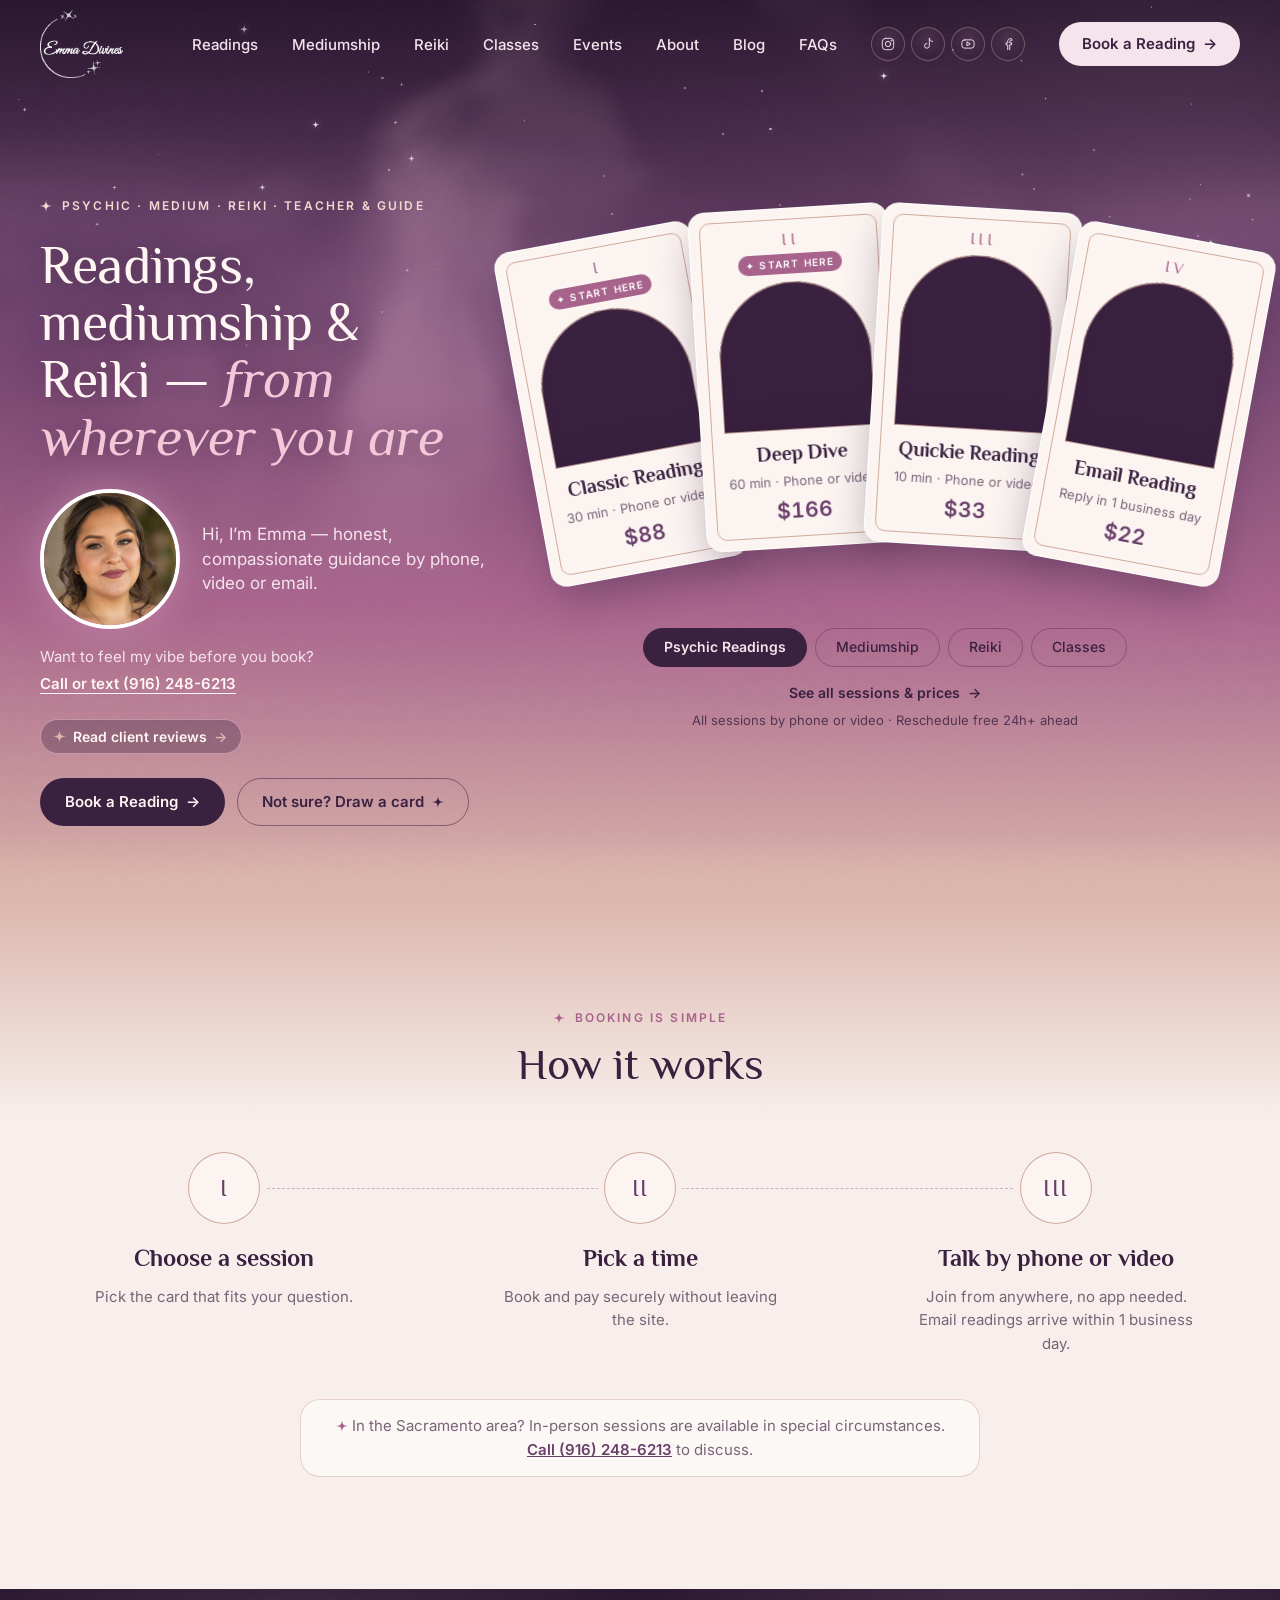
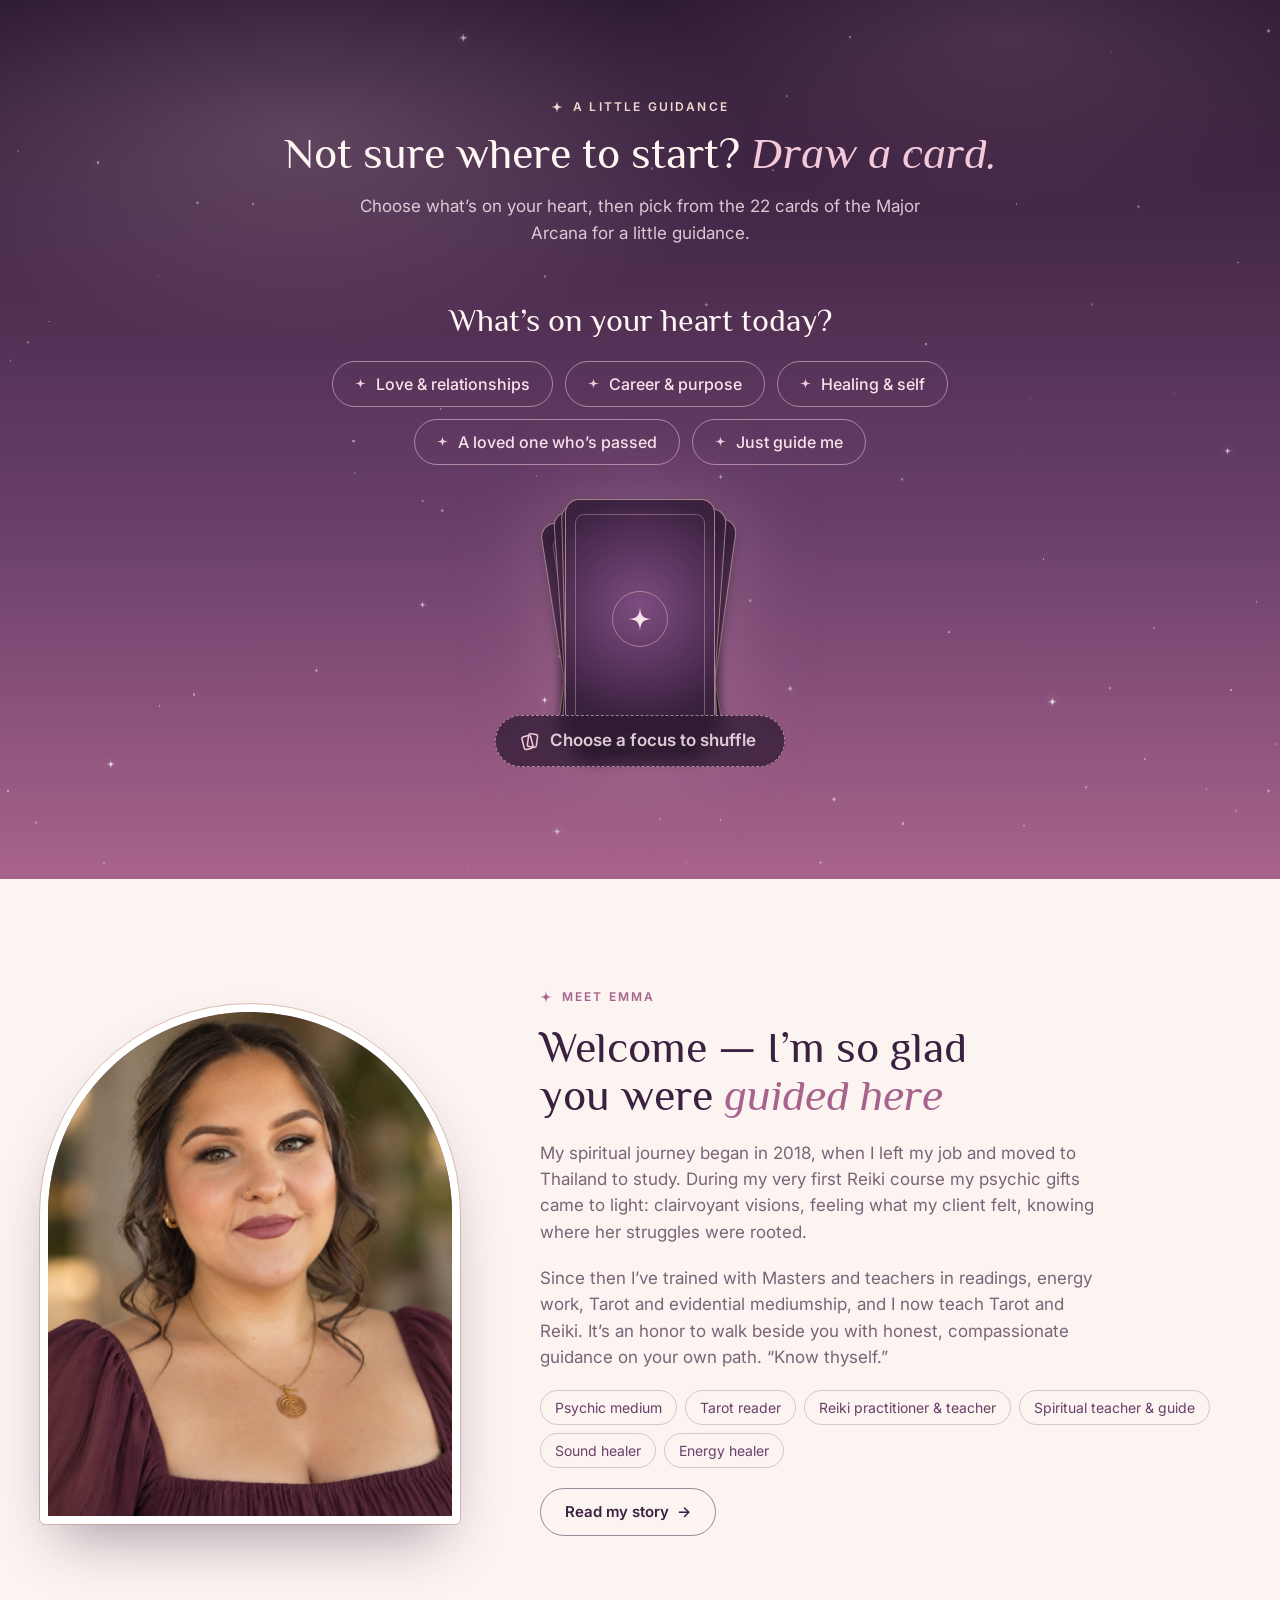
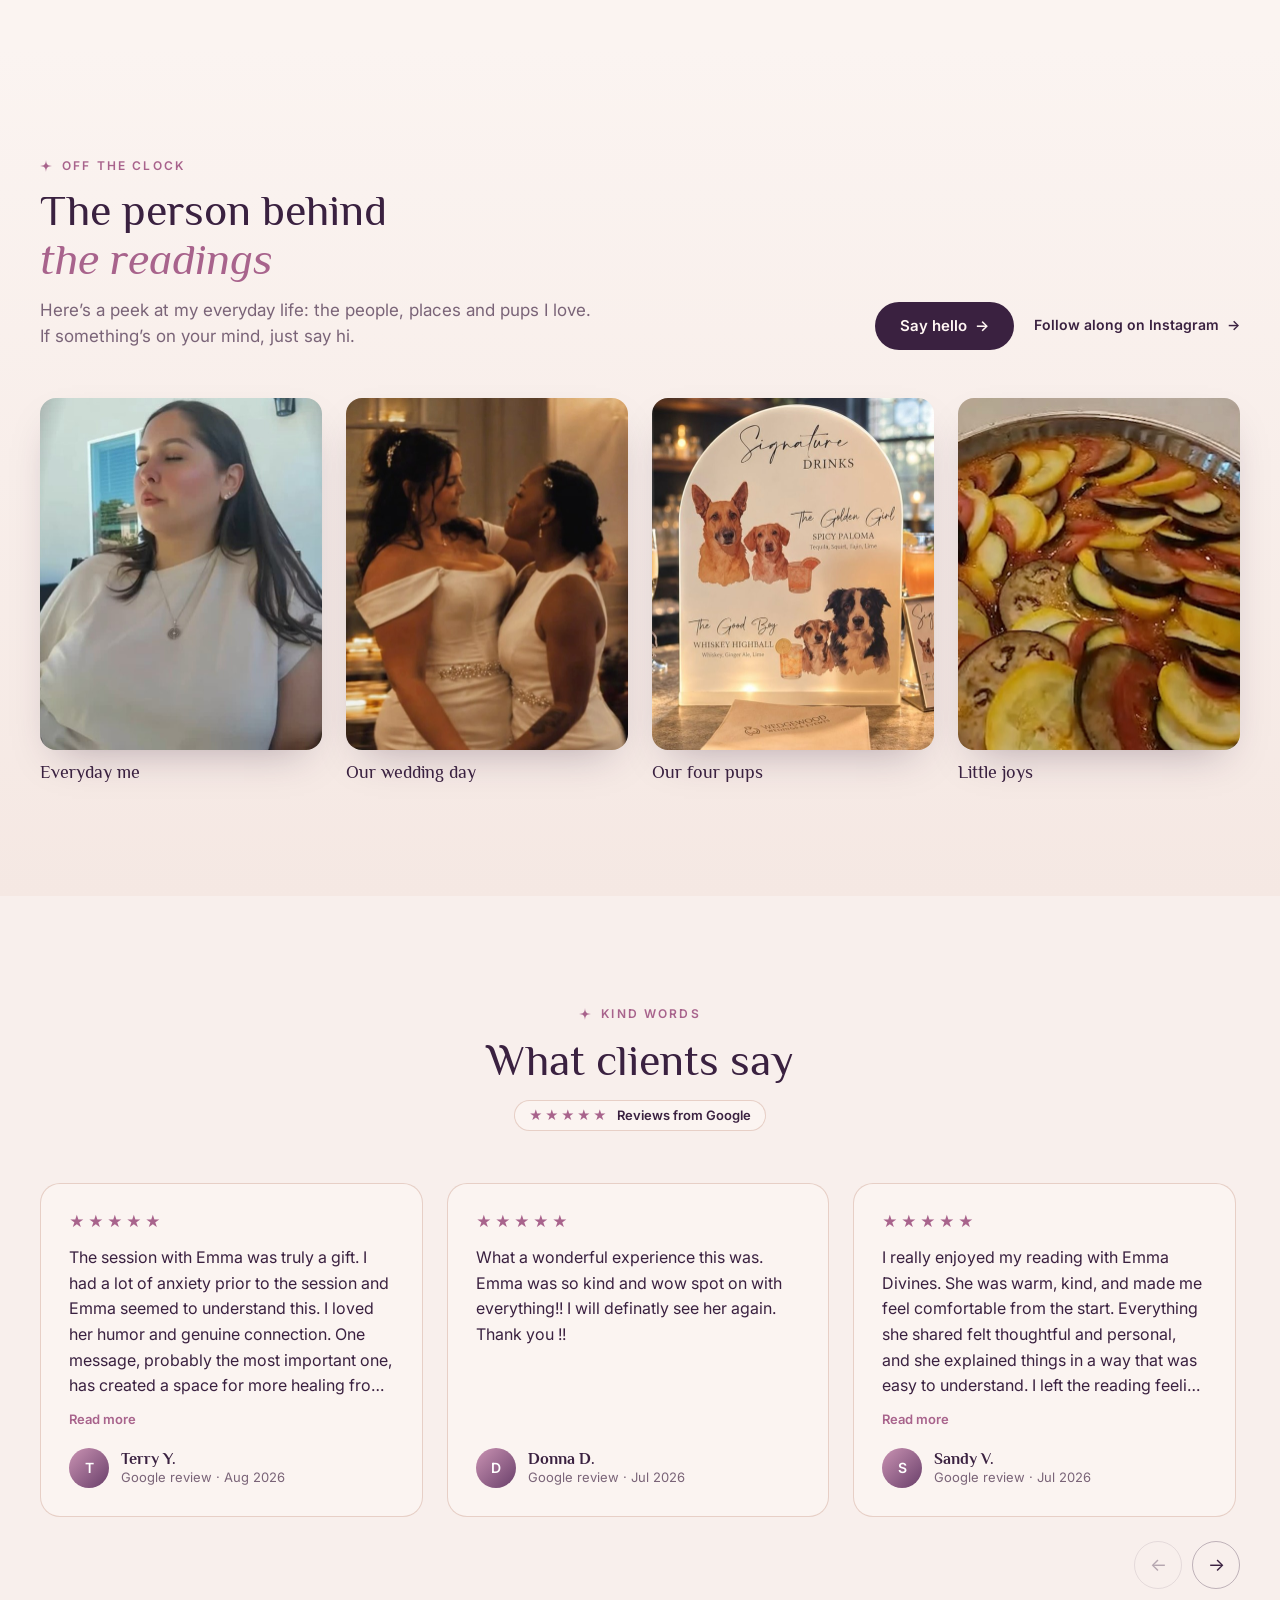
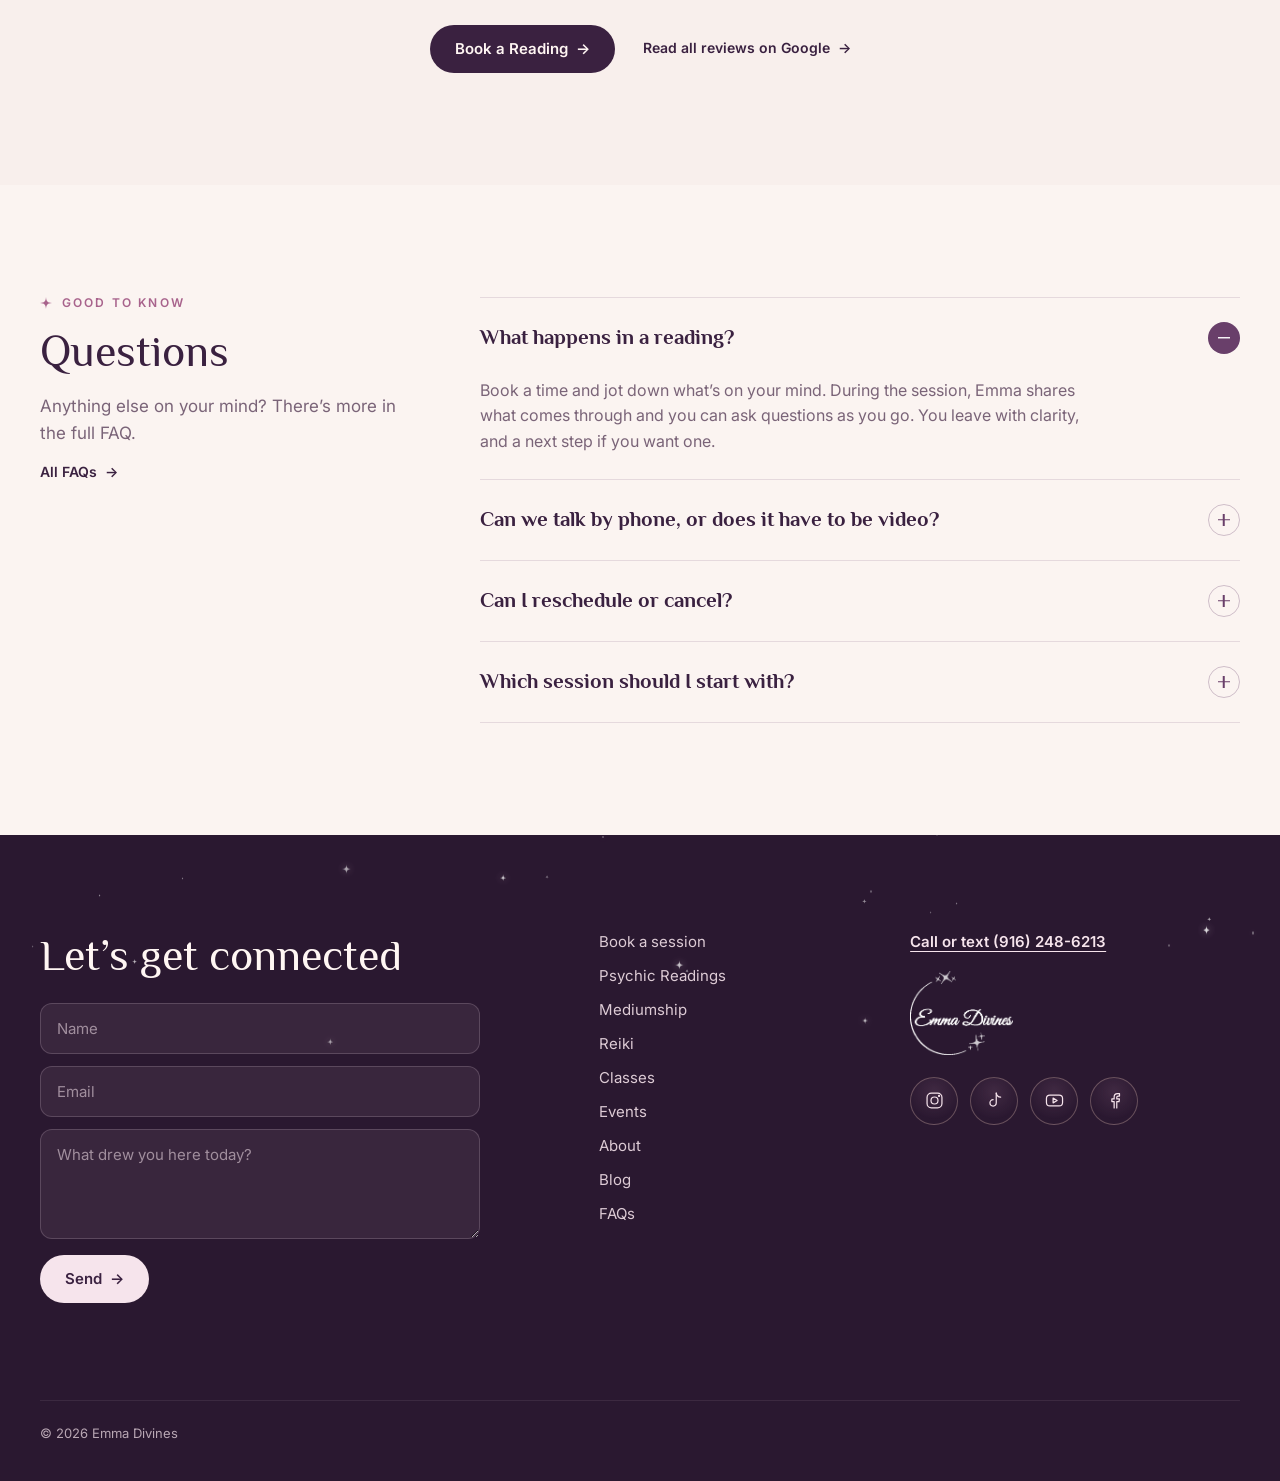
<file: index.html>
<!doctype html>
<html lang="en">
<head>
<meta charset="utf-8">
<meta name="viewport" content="width=device-width, initial-scale=1, viewport-fit=cover">
<title>Emma Divines · Psychic Readings, Mediumship &amp; Reiki</title>
<meta name="description" content="Honest, compassionate psychic readings, mediumship and Reiki with Emma, by phone, video or email. See every session and price, or draw a card for a little guidance.">
<meta property="og:type" content="website">
<meta property="og:site_name" content="Emma Divines">
<meta property="og:title" content="Emma Divines · Readings, mediumship &amp; Reiki">
<meta property="og:description" content="Honest, compassionate guidance from wherever you are. Draw a card for a little guidance, or book a session.">
<meta property="og:url" content="https://emma-divines-prototype.vercel.app/">
<meta property="og:image" content="https://emma-divines-prototype.vercel.app/images/og-image.jpg">
<meta property="og:image:width" content="1200">
<meta property="og:image:height" content="630">
<meta property="og:image:alt" content="Emma Divines homepage: tarot cards with prices and a photo of Emma">
<meta name="twitter:card" content="summary_large_image">
<meta name="twitter:image" content="https://emma-divines-prototype.vercel.app/images/og-image.jpg">
<link rel="icon" type="image/png" href="logo_color.png">
<link rel="apple-touch-icon" href="images/emma-avatar.jpg">
<link rel="preconnect" href="https://fonts.googleapis.com">
<link rel="preconnect" href="https://fonts.gstatic.com" crossorigin>
<link href="https://fonts.googleapis.com/css2?family=Inter:wght@400;500;600&family=Philosopher:ital,wght@0,400;0,700;1,400&display=swap" rel="stylesheet">
<style>
/* Velvet Dusk: one visual world (dusk → daylight → dusk → night), so colours are set explicitly rather than per OS theme. */
:root{
  color-scheme:light;
  /* brand palette (Emma's guide) */
  --deep-purple:#693F6A; --mauve:#A8638C; --terracotta:#C08977; --muted-purple:#936A94; --soft-rose:#CA93B3; --warm-blush:#DBB7AC;
  /* extensions: darker / lighter steps of the palette */
  --night:#2A1830; --plum:#3A2140; --cream:#FBF4F1; --blush-tint:#F8EFEC; --rose-light:#F3C9D9; --ink-soft:#7A6478; --on-dark:#F6E4EC;
  --f-display:Philosopher,Georgia,serif; --f-body:Inter,system-ui,-apple-system,sans-serif;
  --cw:200px; --ch:340px;
}
*{box-sizing:border-box}
[hidden]{display:none!important}
html{scroll-behavior:smooth;scroll-padding-top:80px;overflow-x:clip}
html,body{margin:0}
body{font-family:var(--f-body);-webkit-font-smoothing:antialiased;overflow-x:hidden;background:var(--cream);color:var(--plum)}
button{font:inherit;color:inherit;background:none;border:0;padding:0;cursor:pointer}
a{color:inherit}
:focus-visible{outline:2px solid var(--soft-rose);outline-offset:3px;border-radius:6px}
.wrap{max-width:1240px;margin-inline:auto;padding-inline:20px}
.sp{display:inline-block;width:12px;height:12px;vertical-align:-1px}
.eyebrow{display:flex;align-items:center;gap:10px;margin:0;font:600 12px/1 var(--f-body);letter-spacing:.18em;text-transform:uppercase;color:var(--mauve)}
.eyebrow svg{width:12px;height:12px}
h1,h2,h3{text-wrap:balance}
h2{font:400 44px/1.1 var(--f-display);margin:0;color:var(--plum)}
h2 em{font-style:italic;color:var(--mauve)}
.lede{font-size:17px;line-height:1.55;color:var(--ink-soft);max-width:560px;margin:0}
.draft-tag{display:inline-block;font:600 10px/1 var(--f-body);letter-spacing:.12em;text-transform:uppercase;padding:5px 8px;border-radius:999px;background:rgba(168,99,140,.12);color:var(--mauve)}

/* ---------- Buttons & links ---------- */
.btn{display:inline-flex;align-items:center;gap:8px;border-radius:999px;padding:14px 24px;font:600 15px/1.2 var(--f-body);text-decoration:none;border:1px solid transparent;white-space:nowrap;transition:transform .2s,background-color .2s,box-shadow .25s}
.btn:hover{transform:translateY(-1px)}
.btn .arr,.link .arr{transition:translate .2s}
.btn:hover .arr,.link:hover .arr{translate:3px 0}
.btn-plum{background:var(--plum);color:#FFF6F3}
.btn-purple{background:var(--deep-purple);color:#FFF6F3}
.btn-light{background:var(--on-dark);color:var(--plum)}
.btn-outline{border-color:rgba(58,33,64,.5);color:var(--plum)}
.btn-outline-light{border-color:rgba(246,228,236,.55);color:var(--on-dark)}
.link{display:inline-flex;align-items:center;gap:8px;font:600 14px/1.2 var(--f-body);color:var(--plum);text-decoration:none}

/* ---------- Header ---------- */
.site-header{position:fixed;inset:0 0 auto 0;z-index:40;padding-top:env(safe-area-inset-top,0px);transition:background-color .35s,box-shadow .35s,backdrop-filter .35s}
.site-header .wrap{height:88px;display:flex;align-items:center;justify-content:space-between;transition:height .35s}
.site-header.scrolled{background:rgba(42,24,48,.8);backdrop-filter:blur(14px);-webkit-backdrop-filter:blur(14px);box-shadow:0 1px 0 rgba(246,228,236,.08)}
.site-header.scrolled .wrap{height:68px}
.logo img{height:68px;display:block;transition:height .35s}
.scrolled .logo img{height:54px}
.nav{display:flex;align-items:center;gap:34px}
.nav a:not(.btn){text-decoration:none;font-weight:500;font-size:15px;color:var(--on-dark)}
.nav a:not(.btn):hover{text-decoration:underline;text-underline-offset:6px;text-decoration-color:var(--soft-rose)}
.nav .btn{padding:12px 22px}
.mobile-actions{display:none;align-items:center;gap:10px}
.menu-btn{display:flex;flex-direction:column;gap:5px;padding:13px 9px}
.menu-btn i{display:block;width:20px;height:1.6px;border-radius:1px;background:var(--on-dark)}
.mobile-menu{position:fixed;inset:0;z-index:60;background:linear-gradient(#2A1830,#693F6A);color:var(--on-dark);padding:calc(20px + env(safe-area-inset-top,0px)) 24px 32px;display:flex;flex-direction:column;gap:28px}
.mobile-menu[hidden]{display:none}
.mobile-menu .top{display:flex;justify-content:space-between;align-items:center}
.mobile-menu .top img{height:52px}
.mobile-menu nav{display:flex;flex-direction:column;gap:6px}
.mobile-menu nav a{font:400 34px/1.3 var(--f-display);text-decoration:none}
.close-btn{width:44px;height:44px;border-radius:50%;font-size:22px}

/* ---------- Hero ---------- */
.hero{position:relative;isolation:isolate;min-height:900px;padding-bottom:56px}
.hero-bg{position:absolute;inset:0;z-index:-1;overflow:hidden;background:linear-gradient(#2A1830,#693F6A 38%,#A8638C 75%,#DBB7AC)}
#aurora{position:absolute;inset:0;width:100%;height:100%;display:block}
.stars{position:absolute;inset:0;pointer-events:none}
.layer{position:absolute;left:0;right:0;will-change:transform}
.star,.dot{position:absolute;opacity:var(--o);animation:twinkle var(--t) ease-in-out var(--d) infinite}
.star{color:#fff}
.dot{border-radius:50%;background:#fff;box-shadow:0 0 6px rgba(255,240,246,.7)}
.layer:last-child .star{filter:drop-shadow(0 0 4px rgba(255,228,240,.75))}
/* a slow, shallow breathe rather than a blink */
@keyframes twinkle{0%,100%{opacity:var(--o)}50%{opacity:calc(var(--o) * .45)}}
.hero-inner{display:grid;grid-template-columns:470px minmax(0,1fr);column-gap:20px;align-items:start;padding-top:200px}
.copy{display:flex;flex-direction:column;gap:24px}
.hero .eyebrow{color:#F1D9D0}
h1{font:400 54px/1.06 var(--f-display);margin:0;color:#FFF6F3;letter-spacing:-.005em;text-shadow:0 2px 28px rgba(42,24,48,.35)}
h1 em{font-style:italic;color:var(--rose-light)}
.byline{display:flex;align-items:center;gap:22px}
.byline p{margin:0;font-size:17px;line-height:1.45;color:var(--on-dark);max-width:420px}
.avatar{flex:none;width:140px;height:140px;border-radius:50%;object-fit:cover;display:block;background:linear-gradient(135deg,#DBB7AC,#693F6A);border:4px solid #fff;box-shadow:0 0 36px 2px rgba(202,147,179,.55)}
.ctas{display:flex;gap:12px;flex-wrap:wrap}
.hero .btn-outline{border-color:rgba(58,33,64,.5)}
.offerings{display:flex;flex-direction:column;align-items:center;margin-top:-20px;min-width:0}
.tabs{display:flex;gap:8px;margin-top:18px}
.tab{padding:10px 20px;border-radius:999px;font:500 14px/1.2 var(--f-body);border:1px solid rgba(58,33,64,.35);color:var(--plum);white-space:nowrap;transition:background-color .25s,color .25s}
.tab[aria-selected=true]{background:var(--plum);color:var(--on-dark);border-color:var(--plum);font-weight:600}
.tab .short{display:none}
.pager{display:flex;align-items:center;gap:14px;font:500 13px/1 var(--f-body);color:var(--plum);margin-top:6px}
.pager[hidden]{display:none}
.pager .dots{display:flex;gap:6px}.pager .dots i{width:6px;height:6px;border-radius:50%;background:rgba(58,33,64,.3)}.pager .dots i.on{background:var(--plum)}
.pager button{font-weight:600;display:inline-flex;gap:6px;align-items:center}
.after-cards{display:flex;flex-direction:column;align-items:center;gap:10px;margin-top:18px}
.policy{font-size:13px;color:var(--plum);opacity:.8;margin:0;text-align:center}
.deck-hint{display:none}

/* ---------- Tarot cards ---------- */
.cards{position:relative;width:100%;height:calc(var(--ch) + 90px)}
.card{position:absolute;left:calc(50% - var(--cw) / 2);top:24px;width:var(--cw);height:var(--ch);perspective:1100px;cursor:pointer;
  transform:var(--final,none);transition:translate .35s cubic-bezier(.2,.8,.2,1),transform .55s cubic-bezier(.2,.8,.2,1),opacity .35s;
  animation:deal .8s cubic-bezier(.2,1.15,.35,1) calc(var(--i) * 85ms + 150ms) backwards}
.card.dealt{animation:none}
@keyframes deal{from{transform:translate(var(--dx),var(--dy)) rotate(var(--dr)) scale(.9);opacity:0}35%{opacity:1}to{transform:var(--final,none);opacity:1}}
.tilt,.flip{position:absolute;inset:0;transform-style:preserve-3d}
.tilt{transform:rotateX(var(--rx,0deg)) rotateY(var(--ry,0deg));transition:transform .25s ease-out,translate .35s cubic-bezier(.2,.8,.2,1),rotate .35s cubic-bezier(.2,.8,.2,1)}
.flip{transition:transform .75s cubic-bezier(.3,1.25,.4,1)}
.flipped .flip{transform:rotateY(180deg)}
.face{position:absolute;inset:0;backface-visibility:hidden;-webkit-backface-visibility:hidden;border-radius:16px;padding:10px;background:var(--cream);border:1px solid #fff;box-shadow:0 18px 40px -8px rgba(58,33,64,.42);overflow:hidden;transition:box-shadow .3s}
.back{transform:rotateY(180deg)}
.inner{height:100%;border:1px solid rgba(192,137,119,.7);border-radius:10px;padding:12px 12px 14px;display:flex;flex-direction:column;align-items:center;gap:8px;text-align:center}
.num{font:400 16px/1 var(--f-display);letter-spacing:.2em;color:var(--mauve);padding-left:.2em}
.art{flex:1;width:100%;border-radius:6px;position:relative;overflow:hidden;min-height:0}
.art svg{position:absolute;inset:0;width:100%;height:100%}
/* Emma's illustrated card art: arched window like her card frames, thin gold keyline */
.art-img{border-radius:999px 999px 6px 6px;background:#3A2140;box-shadow:inset 0 0 0 1px rgba(192,137,119,.55)}
.art-img img{position:absolute;inset:0;width:100%;height:100%;object-fit:cover;object-position:50% 18%}
.rcard .art-img img{object-position:50% 26%}
.art-img::after{content:"";position:absolute;inset:0;border-radius:inherit;box-shadow:inset 0 0 0 1px rgba(219,183,172,.6),inset 0 -24px 30px -20px rgba(42,24,48,.35);pointer-events:none}
.name{font:700 20px/1.15 var(--f-display);color:var(--plum);margin:4px 0 0}
.meta{font-size:13px;color:var(--ink-soft);margin:0}
.price{font:600 21px/1.1 var(--f-body);color:var(--deep-purple);margin:2px 0 0;font-variant-numeric:tabular-nums}
.front::before{content:"";position:absolute;inset:0;border-radius:inherit;pointer-events:none;opacity:0;transition:opacity .3s;z-index:2;
  background:radial-gradient(circle at var(--gx,50%) var(--gy,30%),rgba(255,255,255,.45),transparent 55%)}
.front::after{content:"";position:absolute;inset:-20%;pointer-events:none;z-index:3;background:linear-gradient(105deg,transparent 40%,rgba(255,255,255,.5) 50%,transparent 60%);
  transform:translateX(-120%);animation:shimmer 1.1s ease-out calc(var(--i) * 85ms + 900ms) 1 both}
@keyframes shimmer{to{transform:translateX(120%)}}
.back .inner{justify-content:center;gap:10px;padding:14px}
.back .name{margin:0}
.desc{font-size:14px;line-height:1.5;color:var(--ink-soft);margin:0}
.btn-book{background:var(--deep-purple);color:#FFF6F3;padding:11px 18px;font-size:14px;margin-top:4px}
.turn{font:inherit;font-size:12px;color:var(--ink-soft);opacity:.85;background:none;border:0;padding:8px 12px;margin:-4px 0 -8px;cursor:pointer;text-decoration:underline;text-underline-offset:3px;border-radius:999px}
.turn:hover{opacity:1}
/* only the face you can see takes taps, so a tap never lands on the hidden side */
.card:not(.flipped) .back,.card.flipped .front{pointer-events:none}
.mini-draft{font-size:10px;letter-spacing:.08em;text-transform:uppercase;color:var(--mauve);opacity:.8}
.cards .card:hover,.cards .card.flipped{translate:0 -28px;z-index:20}
.cards .card:hover .tilt,.cards .card.flipped .tilt{rotate:calc(var(--r) * -1)}
@media (hover:hover) and (pointer:fine){.card:hover .front::before{opacity:1}.card:hover .face{box-shadow:0 30px 60px -12px rgba(58,33,64,.5)}}
.card.toss{animation:toss .38s cubic-bezier(.5,0,.75,0) forwards}
@keyframes toss{to{transform:translate(-135%,-14px) rotate(-20deg);opacity:0}}

/* ---------- Sections ---------- */
section.band{padding-block:112px}
.how{background:linear-gradient(#DBB7AC,#F8EFEC 220px)}
.sec-head{display:flex;flex-direction:column;align-items:center;gap:16px;text-align:center}
.steps{list-style:none;margin:64px 0 0;padding:0;display:grid;grid-template-columns:repeat(3,minmax(0,1fr));gap:48px;position:relative}
.steps::before{content:"";position:absolute;top:36px;left:16%;right:16%;border-top:1px dashed rgba(105,63,106,.35)}
.step{display:flex;flex-direction:column;align-items:center;text-align:center;gap:12px;position:relative}
.step .n{width:72px;height:72px;border-radius:50%;display:grid;place-items:center;background:var(--cream);border:1px solid rgba(192,137,119,.7);box-shadow:0 0 0 6px var(--blush-tint);font:400 24px/1 var(--f-display);color:var(--deep-purple);letter-spacing:.06em}
.step h3{font:700 24px/1.2 var(--f-display);margin:8px 0 0;color:var(--plum)}
.step p{margin:0;font-size:15px;line-height:1.55;color:var(--ink-soft);max-width:280px}

.draw{position:relative;isolation:isolate;overflow:hidden;color:var(--on-dark);background:linear-gradient(#2A1830,#693F6A 60%,#A8638C)}
.draw::before{content:"";position:absolute;inset:-20% -10%;z-index:-1;pointer-events:none;
  background:radial-gradient(42% 24% at 28% 26%,rgba(243,201,217,.2),transparent 70%),radial-gradient(36% 20% at 74% 18%,rgba(202,147,179,.18),transparent 70%);
  animation:drift 28s ease-in-out infinite alternate}
@keyframes drift{to{transform:translate3d(4%,3%,0) scale(1.08)}}
.draw .eyebrow{color:#F1D9D0}
.draw h2{color:#FFF6F3}.draw h2 em{color:var(--rose-light)}
.draw .lede{color:var(--on-dark);opacity:.85}
.draw-stage{position:relative;margin-top:56px;min-height:460px;display:flex;flex-direction:column;align-items:center}
.backs{display:flex;gap:28px;justify-content:center;transition:opacity .35s;perspective:1200px}
/* the cards fall from the sky flipping side over side (back ⇄ face), then settle into the spread */
.backs.await .cback{opacity:0}
/* no opacity animation on .cback itself: it would flatten the 3D and show the back face mirrored */
.cback{width:200px;height:330px;position:relative;cursor:pointer;transform-style:preserve-3d;transition:transform .35s cubic-bezier(.2,.8,.2,1),opacity .35s}
.cback:nth-child(1){rotate:-6deg;translate:0 14px}.cback:nth-child(3){rotate:6deg;translate:0 14px}
.cb-face{position:absolute;inset:0;display:block;border-radius:16px;padding:10px;backface-visibility:hidden;-webkit-backface-visibility:hidden;
  box-shadow:0 22px 50px -12px rgba(0,0,0,.5);transition:box-shadow .5s}
.cb-back{background:radial-gradient(circle at 50% 45%,#7E4C80,#3A2140 70%);border:1px solid rgba(219,183,172,.6)}
.cb-front{transform:rotateY(180deg);background:var(--cream);border:1px solid #fff}
.cb-back .inner{border-color:rgba(219,183,172,.45);padding:0;position:relative}
.cb-front .inner{border-color:rgba(192,137,119,.7);padding:0;position:relative}
.cb-label{position:absolute;top:8%;left:0;right:0;text-align:center;font:400 11px/1 var(--f-display);letter-spacing:.3em;text-transform:uppercase;color:#DBB7AC;padding-left:.3em}
.cb-front .cb-label{color:var(--mauve)}
.cback:hover,.cback:focus-visible{transform:translateY(-16px)}
.cback:hover .cb-face,.cback:focus-visible .cb-face{box-shadow:0 0 0 1px var(--soft-rose),0 0 48px 6px rgba(202,147,179,.45),0 22px 50px -12px rgba(0,0,0,.5)}
.cback svg,.rv-back svg{width:100%;height:100%;display:block}
.cback.dropping{pointer-events:none;animation:cardDrop 1.9s cubic-bezier(.25,.75,.3,1) calc(var(--i) * 230ms) both}
.cback.dropping .cb-face{box-shadow:0 0 50px 14px rgba(243,201,217,.42)}
@keyframes cardDrop{
  0%{transform:translateY(-600px) rotateY(var(--flips)) rotateZ(var(--tilt)) scale(.7)}
  72%{transform:translateY(14px) rotateY(-14deg) rotateZ(0deg) scale(1.02)}
  86%{transform:translateY(-5px) rotateY(5deg) scale(1)}
  100%{transform:none}}
.cback.landed .cb-face{animation:landGlow 1.3s ease-out}
@keyframes landGlow{
  0%{box-shadow:0 0 0 1px #CA93B3,0 0 70px 18px rgba(202,147,179,.65),0 22px 50px -12px rgba(0,0,0,.5)}
  100%{box-shadow:0 0 0 1px rgba(202,147,179,0),0 0 0 0 rgba(202,147,179,0),0 22px 50px -12px rgba(0,0,0,.5)}}
.burst{position:absolute;width:var(--bs);height:var(--bs);color:#F6E4EC;pointer-events:none;z-index:2;animation:burst .95s ease-out forwards}
@keyframes burst{from{opacity:1;transform:translate(0,0) scale(1)}to{opacity:0;transform:translate(var(--bx),var(--by)) scale(.3) rotate(120deg)}}
.backs.picking .cback:not(.picked){opacity:0;transform:translateY(40px)}
.backs.picking .cback.picked{transform:translateY(-30px) scale(1.05)}
.reveal{display:flex;flex-direction:column;align-items:center;gap:20px}
.reveal[hidden]{display:none}
.rcard{width:280px;height:440px;position:relative;perspective:1200px}
.rcard .face{box-shadow:0 0 0 1px var(--soft-rose),0 0 60px 10px rgba(202,147,179,.4),0 30px 60px -12px rgba(0,0,0,.5)}
.rcard .rv-back{background:radial-gradient(circle at 50% 45%,#7E4C80,#3A2140 70%);border-color:rgba(219,183,172,.6)}
.rcard .front .inner{gap:9px;justify-content:center}
.chosen-tag{font:600 11px/1 var(--f-body);letter-spacing:.14em;text-transform:uppercase;color:var(--mauve)}
.rcard .art{flex:0 0 120px;width:100%}
.again{color:var(--on-dark)}

.emma{background:var(--cream)}
.emma-grid{display:grid;grid-template-columns:420px minmax(0,1fr);gap:80px;align-items:center}
.arch{aspect-ratio:420/520;max-width:100%;border-radius:999px 999px 24px 24px;position:relative;overflow:hidden;
  background:radial-gradient(circle at 50% 30%,#CA93B3,#693F6A 75%);box-shadow:0 30px 60px -20px rgba(58,33,64,.45);border:8px solid #fff;outline:1px solid rgba(192,137,119,.5)}
.arch img{position:absolute;inset:0;width:100%;height:100%;object-fit:cover;object-position:50% 30%}
.arch svg{position:absolute;inset:0;width:100%;height:100%}
.emma-copy{display:flex;flex-direction:column;gap:20px;min-width:0}
.roles{display:flex;flex-wrap:wrap;gap:8px;padding:0;margin:0;list-style:none}
.roles li{padding:8px 14px;border-radius:999px;border:1px solid rgba(105,63,106,.25);font-size:14px;color:var(--deep-purple)}

.life{background:linear-gradient(var(--cream),#F5E8E3)}
.life-top{display:flex;justify-content:space-between;align-items:flex-end;gap:32px;flex-wrap:wrap}
.life-head{display:flex;flex-direction:column;gap:14px;max-width:560px}
.life-ctas{display:flex;gap:20px;align-items:center;flex-wrap:wrap}
.life-grid{list-style:none;margin:48px 0 0;padding:0;display:grid;grid-template-columns:repeat(4,minmax(0,1fr));gap:24px}
.life-grid figure{margin:0;display:flex;flex-direction:column;gap:12px}
.life-grid img{width:100%;height:auto;aspect-ratio:4/5;object-fit:cover;border-radius:16px;display:block;box-shadow:0 18px 40px -18px rgba(58,33,64,.35);transition:transform .4s cubic-bezier(.2,.8,.2,1)}
.life-grid li:hover img{transform:translateY(-4px)}
.life-grid figcaption{font:400 18px/1.2 var(--f-display);color:var(--plum)}
.reviews{background:var(--blush-tint)}
.rev-wrap{margin-top:48px}
.rev-grid{display:flex;gap:24px;overflow-x:auto;scroll-snap-type:x mandatory;scroll-behavior:smooth;padding:4px 2px 16px;scrollbar-width:none}
.rev-grid::-webkit-scrollbar{display:none}
.rev-controls{display:flex;gap:10px;justify-content:flex-end;margin-top:8px}
.rev-btn{width:48px;height:48px;border-radius:50%;border:1px solid rgba(58,33,64,.3);font-size:18px;color:var(--plum);transition:background-color .2s,opacity .2s}
.rev-btn:hover{background:rgba(105,63,106,.08)}
.rev-btn:disabled{opacity:.35;cursor:default}
.rev{flex:0 0 calc((100% - 48px) / 3);scroll-snap-align:start;background:var(--cream);border:1px solid rgba(192,137,119,.35);border-radius:20px;padding:28px;display:flex;flex-direction:column;gap:14px;min-width:0}
.rev .stars-row{color:var(--mauve);letter-spacing:3px;font-size:15px}
.rev blockquote{margin:0;font-size:16px;line-height:1.6;color:var(--plum);display:-webkit-box;-webkit-box-orient:vertical;-webkit-line-clamp:6;overflow:hidden}
.rev.open blockquote{-webkit-line-clamp:unset;display:block}
.rev .more{align-self:flex-start;font:600 13px/1 var(--f-body);color:var(--mauve)}
.rev .more[hidden]{display:none}
.rev .who{display:flex;align-items:center;gap:12px;margin-top:auto;padding-top:8px;font-size:13px;color:var(--ink-soft)}
.rev .who b{display:block;font:700 16px/1.2 var(--f-display);color:var(--plum)}
.rev .who i{flex:none;width:40px;height:40px;border-radius:50%;display:grid;place-items:center;font:600 14px/1 var(--f-body);font-style:normal;color:#fff;background:linear-gradient(135deg,#CA93B3,#693F6A)}
.rev-note{text-align:center;margin:20px 0 0;font-size:13px;color:var(--ink-soft)}
/* after the proof, the next step: Book a Reading + the quieter Google link */
.rev-cta{display:flex;justify-content:center;align-items:center;flex-wrap:wrap;gap:28px;margin-top:36px}
.rev-cta .link{font-size:14px}
@media (max-width:600px){.rev-cta{flex-direction:column;gap:18px;margin-top:28px}}
.g-chip{display:inline-flex;gap:8px;align-items:center;padding:8px 14px;border-radius:999px;background:var(--cream);border:1px solid rgba(192,137,119,.35);font:600 13px/1 var(--f-body);color:var(--plum)}
.g-chip b{color:var(--mauve);letter-spacing:2px}

.faq{background:var(--cream)}
.faq-grid{display:grid;grid-template-columns:360px minmax(0,1fr);gap:80px;align-items:start}
.faq-side{display:flex;flex-direction:column;gap:18px;position:sticky;top:110px}
details{border-bottom:1px solid rgba(105,63,106,.15)}
details:first-child{border-top:1px solid rgba(105,63,106,.15)}
summary{list-style:none;cursor:pointer;display:flex;justify-content:space-between;align-items:center;gap:20px;padding:24px 0;font:700 21px/1.3 var(--f-display);color:var(--plum)}
summary::-webkit-details-marker{display:none}
summary .pm{flex:none;width:32px;height:32px;border-radius:50%;border:1px solid rgba(105,63,106,.3);position:relative;transition:transform .3s,background-color .3s}
summary .pm::before,summary .pm::after{content:"";position:absolute;left:50%;top:50%;width:12px;height:1.5px;background:var(--deep-purple);translate:-50% -50%}
summary .pm::after{rotate:90deg;transition:rotate .3s}
details[open] summary .pm{background:var(--deep-purple)}
details[open] summary .pm::before,details[open] summary .pm::after{background:#fff}
details[open] summary .pm::after{rotate:0deg}
details p{margin:0 0 24px;font-size:16px;line-height:1.6;color:var(--ink-soft);max-width:620px}
details p a{color:var(--deep-purple);font-weight:600}

.footer{background:var(--night);color:var(--on-dark);padding-block:96px calc(40px + env(safe-area-inset-bottom,0px));position:relative;overflow:hidden}
.foot-grid{display:grid;grid-template-columns:minmax(0,1.2fr) minmax(0,.6fr) minmax(0,.8fr);gap:64px}
.footer h2{color:#FFF6F3}
.form{display:flex;flex-direction:column;gap:12px;margin-top:24px;max-width:440px}
.form label{position:absolute;width:1px;height:1px;overflow:hidden;clip:rect(0 0 0 0)}
.form input,.form textarea{width:100%;font:15px/1.4 var(--f-body);color:var(--on-dark);background:rgba(246,228,236,.07);border:1px solid rgba(246,228,236,.18);border-radius:12px;padding:14px 16px}
.form input::placeholder,.form textarea::placeholder{color:rgba(246,228,236,.55)}
.form textarea{min-height:110px;resize:vertical}
.form .btn{align-self:flex-start;margin-top:4px}
.form-note{font-size:13px;color:var(--rose-light);min-height:1em;margin:0}
.foot-links{list-style:none;margin:0;padding:0;display:flex;flex-direction:column;gap:14px}
.foot-links a{text-decoration:none;font-size:15px;opacity:.88}.foot-links a:hover{opacity:1;text-decoration:underline;text-underline-offset:5px}
.social{display:flex;gap:12px;margin-top:22px}
.social a{position:relative;width:48px;height:48px;border-radius:50%;display:grid;place-items:center;color:#F6E4EC;text-decoration:none;
  border:1px solid rgba(219,183,172,.35);background:radial-gradient(circle at 50% 30%,rgba(202,147,179,.14),transparent 70%);
  transition:transform .35s cubic-bezier(.2,.8,.2,1),border-color .3s,box-shadow .3s,color .3s}
.social a svg:first-child{width:21px;height:21px;fill:none;stroke:currentColor;stroke-width:1.4;stroke-linecap:round;stroke-linejoin:round}
.social a .tw{position:absolute;top:-3px;right:-3px;width:11px;height:11px;color:#DBB7AC;opacity:0;transform:scale(.3) rotate(-45deg);transition:opacity .3s,transform .45s cubic-bezier(.2,1.4,.4,1)}
.social a:hover,.social a:focus-visible{transform:translateY(-3px);color:#fff;border-color:#CA93B3;box-shadow:0 0 22px 2px rgba(202,147,179,.45)}
.social a:hover .tw,.social a:focus-visible .tw{opacity:1;transform:scale(1) rotate(0deg)}
.foot-brand img{height:84px;display:block}
.copyright{margin-top:72px;padding-top:24px;border-top:1px solid rgba(246,228,236,.12);font-size:13px;opacity:.7;display:flex;justify-content:space-between;gap:16px;flex-wrap:wrap}

/* capture mode: no entrance animations, so the snapshot shows the finished state */
html.capture .card,html.capture .front::after{animation:none!important}
/* Figma's capture ignores backface-visibility and can't snapshot the WebGL sky cleanly:
   hide the reverse sides and show the static gradient that sits behind the shader */
html.capture .face.back,html.capture .cb-front,html.capture #aurora{display:none!important}

/* ---------- Shooting stars ---------- */
.shoots{position:absolute;inset:0;pointer-events:none;overflow:hidden}
.shoot{position:absolute;height:1.6px;width:var(--len);border-radius:2px;background:linear-gradient(90deg,rgba(255,246,243,0),rgba(255,246,243,.95));
  transform-origin:100% 50%;rotate:var(--a);opacity:0;animation:shoot var(--dur) cubic-bezier(.3,.1,.4,1) forwards}
.shoot::after{content:"";position:absolute;right:-2px;top:50%;width:4px;height:4px;margin-top:-2px;border-radius:50%;background:#fff;box-shadow:0 0 8px 2px rgba(255,236,244,.8)}
@keyframes shoot{0%{opacity:0;translate:0 0}12%{opacity:1}70%{opacity:.9}100%{opacity:0;translate:var(--dx) var(--dy)}}

/* ---------- Scroll reveals (only armed when JS + IntersectionObserver run and motion is allowed) ---------- */
.js-reveal [data-reveal]{transition:opacity .9s ease,translate .9s cubic-bezier(.2,.8,.2,1),scale .9s cubic-bezier(.2,.8,.2,1);transition-delay:var(--rd,0ms)}
.js-reveal [data-reveal].pre{opacity:0;translate:0 32px}
.js-reveal [data-reveal=left].pre{translate:-40px 0}
.js-reveal [data-reveal=right].pre{translate:40px 0}
.js-reveal [data-reveal=scale].pre{translate:0 24px;scale:.94}
@media (max-width:1024px){.js-reveal [data-reveal=left].pre,.js-reveal [data-reveal=right].pre{translate:0 32px}}

/* ---------- Prices dialog ---------- */
dialog{border:0;border-radius:20px;padding:0;width:min(720px,calc(100% - 32px));max-height:85vh;background:var(--cream);color:var(--plum);box-shadow:0 30px 80px -20px rgba(28,16,32,.6)}
dialog::backdrop{background:rgba(28,16,32,.55);backdrop-filter:blur(4px)}
dialog[open]{animation:pop .35s cubic-bezier(.2,1.1,.3,1)}
@keyframes pop{from{opacity:0;transform:translateY(16px) scale(.98)}}
.dlg-head{position:sticky;top:0;background:var(--cream);display:flex;justify-content:space-between;align-items:center;padding:22px 28px 14px;border-bottom:1px solid rgba(105,63,106,.12)}
.dlg-head h2{font:700 28px/1.1 var(--f-display);color:var(--deep-purple)}
.dlg-body{padding:8px 28px 24px}
.grp h3{font:600 12px/1 var(--f-body);letter-spacing:.16em;color:var(--mauve);margin:22px 0 6px}
.row{display:grid;grid-template-columns:minmax(0,1fr) auto auto;gap:16px;align-items:center;padding:12px 0;border-bottom:1px solid rgba(105,63,106,.1)}
.row b{font:700 18px/1.2 var(--f-display)}.row small{display:block;font-size:13px;color:var(--ink-soft);margin-top:2px}
.row .p{font-weight:600;font-size:16px;font-variant-numeric:tabular-nums}
.row a{font:600 13px/1 var(--f-body);padding:9px 14px;border-radius:999px;background:var(--deep-purple);color:#fff;text-decoration:none}
.dlg-policy{font-size:13px;color:var(--ink-soft);margin:18px 0 0}

/* ---------- Draw a card: Ask the cards (focus → fan of 22 Major Arcana → reading) ---------- */
.dstep{display:flex;flex-direction:column;align-items:center;gap:22px;width:100%}
.dstep[hidden]{display:none}
.dstep.enter{animation:stepIn .6s cubic-bezier(.2,.8,.2,1) both}
@keyframes stepIn{from{opacity:0;transform:translateY(18px)}}
.step-title{font:400 32px/1.15 var(--f-display);color:#FFF6F3;margin:0;text-align:center;text-wrap:balance}
.step-sub{margin:-10px 0 0;font-size:16px;color:var(--on-dark);opacity:.85;text-align:center}
.focus-chips{display:flex;flex-wrap:wrap;justify-content:center;gap:12px;max-width:780px}
.fchip{display:inline-flex;align-items:center;gap:10px;padding:14px 22px;border-radius:999px;border:1px solid rgba(243,201,217,.55);color:#F6E4EC;font:500 16px/1 var(--f-body);transition:background-color .25s,color .25s,box-shadow .3s,transform .2s}
.fchip svg{width:11px;height:11px;color:#F3C9D9}
.fchip:hover{transform:translateY(-2px);border-color:#F3C9D9}
.fchip[aria-pressed=true]{background:var(--cream);color:var(--plum);border-color:var(--cream);box-shadow:0 0 26px 2px rgba(202,147,179,.6)}
.fchip[aria-pressed=true] svg{color:var(--mauve)}
.deck-stage{position:relative;display:flex;flex-direction:column;align-items:center;margin-top:18px}
/* the face-down deck: same card-back art as the 22-card fan */
.deck{position:relative;width:150px;height:240px;cursor:pointer;filter:drop-shadow(0 0 44px rgba(202,147,179,.35))}
.deck i{position:absolute;inset:0;border-radius:14px;background:radial-gradient(circle at 50% 45%,#7E4C80,#3A2140 75%);border:1px solid rgba(219,183,172,.65);box-shadow:0 8px 18px -6px rgba(0,0,0,.45);transform:translate(var(--dx),var(--dy)) rotate(var(--dr));transition:transform .35s cubic-bezier(.2,.8,.2,1)}
.deck i::before{content:"";position:absolute;inset:6%;border:1px solid rgba(219,183,172,.4);border-radius:9px}
.deck i::after{content:"";position:absolute;left:31%;right:31%;top:50%;aspect-ratio:1;translate:0 -50%;border:1px solid rgba(219,183,172,.55);border-radius:50%}
.deck i svg{position:absolute;left:50%;top:50%;width:16%;height:16%;translate:-50% -50%;color:#F6E4EC}
.deck i:nth-child(1){--dx:-8px;--dy:7px;--dr:-9deg}.deck i:nth-child(2){--dx:7px;--dy:4px;--dr:8deg}.deck i:nth-child(3){--dx:-4px;--dy:2px;--dr:-4deg}
.deck i:nth-child(4){--dx:4px;--dy:-1px;--dr:4deg}.deck i:nth-child(5){--dx:-1px;--dy:-3px;--dr:-1.5deg}.deck i:nth-child(6){--dx:0px;--dy:-6px;--dr:0deg}
.deck-stage.ready .deck:hover i:nth-child(6){transform:translate(0,-12px) rotate(0deg)}
.deck.nudge{animation:deckNudge .55s ease-in-out}
@keyframes deckNudge{20%{rotate:-4deg}45%{rotate:3.5deg}70%{rotate:-2deg}100%{rotate:0deg}}
.focus-chips.nudge .fchip{animation:chipGlow 1s ease-out}
@keyframes chipGlow{30%{border-color:#F3C9D9;box-shadow:0 0 22px 2px rgba(243,201,217,.55)}}
/* Shuffle the deck: sits on the deck. Waiting = dashed hint, Ready = the one glowing "magic" button */
.shuffle-btn{position:relative;z-index:2;margin-top:-30px;display:inline-flex;align-items:center;gap:10px;padding:15px 28px 15px 24px;border-radius:999px;font:600 17px/1 var(--f-body);cursor:pointer;
  border:1.2px dashed rgba(243,201,217,.6);background:rgba(42,24,48,.72);-webkit-backdrop-filter:blur(6px);backdrop-filter:blur(6px);color:rgba(246,228,236,.88);transition:background .35s,color .35s,box-shadow .35s,border-color .35s,transform .2s}
.shuffle-btn .sb-icon{width:20px;height:20px;fill:none;stroke:#F3C9D9;stroke-width:1.5}
.shuffle-btn .sb-sp{display:none;width:13px;height:13px;color:var(--mauve)}
.deck-stage.ready .shuffle-btn{border:1.2px solid transparent;background:linear-gradient(90deg,#FBF4F1,#F3C9D9 55%,#DBB7AC);color:var(--plum);box-shadow:0 0 30px 2px rgba(202,147,179,.6),0 8px 20px -6px rgba(42,24,48,.35)}
.deck-stage.ready .shuffle-btn .sb-icon{stroke:var(--plum)}
.deck-stage.ready .shuffle-btn .sb-sp{display:block}
.deck-stage.ready .shuffle-btn:hover{transform:translateY(-2px);box-shadow:0 0 40px 6px rgba(202,147,179,.7),0 10px 22px -6px rgba(42,24,48,.4)}
.shuffle-btn:focus-visible{outline:2px solid #F3C9D9;outline-offset:3px}
@media (max-width:600px){.deck{width:112px;height:179px}.deck i{border-radius:11px}.shuffle-btn{font-size:16px;padding:14px 24px 14px 20px}}
@media (prefers-reduced-motion:reduce){.deck.nudge,.focus-chips.nudge .fchip{animation:none}}
.pick-for{color:#F1D9D0}
.fan{position:relative;width:100%;max-width:1060px;height:var(--fh,360px);margin-top:6px}
.fcard{position:absolute;left:0;top:0;width:var(--cw);height:calc(var(--cw) * 1.6);padding:0;border-radius:calc(var(--cw) * .09);cursor:pointer;
  background:radial-gradient(circle at 50% 45%,#7E4C80,#3A2140 75%);border:1px solid rgba(219,183,172,.65);box-shadow:0 8px 18px -6px rgba(0,0,0,.45);
  transform:translate(var(--x),var(--y)) rotate(var(--r)) rotateY(0deg);transition:translate .3s cubic-bezier(.2,.8,.2,1),box-shadow .3s,opacity .45s}
.fcard::before{content:"";position:absolute;inset:6%;border:1px solid rgba(219,183,172,.4);border-radius:calc(var(--cw) * .06)}
.fcard::after{content:"";position:absolute;left:22%;right:22%;top:50%;aspect-ratio:1;translate:0 -50%;border:1px solid rgba(219,183,172,.55);border-radius:50%}
.fcard svg{position:absolute;left:50%;top:50%;width:26%;height:26%;translate:-50% -50%;color:#F6E4EC}
.fan.dealing .fcard{animation:fanIn .9s cubic-bezier(.2,.9,.3,1) calc(var(--i) * 35ms) both;pointer-events:none}
@keyframes fanIn{from{transform:translate(var(--x0),-180px) rotate(0deg) rotateY(540deg);opacity:0}35%{opacity:1}to{transform:translate(var(--x),var(--y)) rotate(var(--r)) rotateY(0deg)}}
@media (hover:hover) and (pointer:fine){.fcard:hover,.fcard:focus-visible{translate:0 -22px;box-shadow:0 0 0 1px #F3C9D9,0 0 30px 4px rgba(243,201,217,.6)}}
.fcard:focus-visible{translate:0 -22px;outline:none;box-shadow:0 0 0 2px #F3C9D9,0 0 30px 4px rgba(243,201,217,.6)}
.fan.picked .fcard:not(.chosen){opacity:0;translate:0 30px;pointer-events:none}
.fan .fcard.chosen{translate:0 -48px;box-shadow:0 0 0 1px #F3C9D9,0 0 40px 8px rgba(243,201,217,.7)}
.pick-meta{display:flex;gap:28px;align-items:center;font:500 14px/1 var(--f-body);color:var(--on-dark);opacity:.9}
.link.light{color:#FFF6F3}
.read-step{flex-direction:row;justify-content:center;align-items:center;gap:64px}
.read-step .rcard{flex:none}
.arc-face .inner{gap:10px;justify-content:center}
.arc-num{font:400 18px/1 var(--f-display);letter-spacing:.2em;color:var(--mauve);padding-left:.2em}
.arc-art{flex:1;width:100%;display:grid;place-items:center;border-radius:999px 999px 6px 6px;border:1px solid rgba(219,183,172,.6)}
.arc-art svg{width:62%;height:auto;overflow:visible}
.arc-art{position:relative;overflow:hidden}
.arc-art img{position:absolute;inset:0;width:100%;height:100%;object-fit:cover;object-position:50% 20%}
.arc-name{font:700 24px/1.1 var(--f-display);color:var(--plum);margin:0}
.reading{max-width:520px;display:flex;flex-direction:column;gap:16px;text-align:left}
.for-chip{align-self:flex-start;padding:7px 14px;border-radius:999px;background:rgba(251,244,241,.15);font:500 13px/1 var(--f-body);color:#F6E4EC}
.reading h3{font:400 52px/1.05 var(--f-display);color:#FFF6F3;margin:0}
.reading .msg{font:italic 400 26px/1.35 var(--f-display);color:#FFF6F3;margin:0}
.reading .kw{font-size:14px;color:#F3C9D9;margin:0}
.reading hr{border:0;border-top:1px solid rgba(246,228,236,.25);margin:4px 0;width:100%}
.reading .go{font:500 14px/1.3 var(--f-body);color:#F6E4EC;opacity:.9;margin:0}
.sess{display:flex;align-items:center;gap:16px;padding:16px 16px 16px 20px;border-radius:18px;background:var(--cream)}
.sess div{flex:1;min-width:0}.sess b{display:block;font:700 20px/1.2 var(--f-display);color:var(--plum)}.sess span{font-size:13px;color:var(--ink-soft)}
.sess .btn{padding:11px 18px;font-size:14px;flex:none}
.read-links{display:flex;gap:28px;flex-wrap:wrap}
.draft-note{font-size:11px;letter-spacing:.08em;text-transform:uppercase;color:#F3C9D9;opacity:.75;margin:0}

/* ---------- Emma's feedback round ---------- */
.vibe{margin:-6px 0 0;font-size:15px;color:var(--on-dark);display:flex;gap:8px;align-items:center;flex-wrap:wrap}
.vibe a{color:#FFF6F3;font-weight:600;text-underline-offset:4px}
.vibe .draft-tag{background:rgba(246,228,236,.15);color:#F6E4EC}
.in-person-note{margin:44px auto 0;max-width:680px;text-align:center;font-size:15px;line-height:1.6;color:var(--ink-soft);padding:14px 22px;border-radius:20px;background:rgba(255,255,255,.55);border:1px solid rgba(192,137,119,.35)}
.in-person-note a,.cat-foot .in-person a{color:var(--deep-purple);font-weight:600}
.in-person-note .sp{color:var(--mauve)}
/* the phone line always gets its own line and never splits */
.in-person-note .call-line{display:block;white-space:nowrap}
.cat-foot .in-person a{white-space:nowrap}
/* Hero trust row: reviews link (+ socials when the header icons are hidden) */
.trust{display:flex;align-items:center;gap:10px;flex-wrap:wrap;margin-top:2px}
.rev-link{display:inline-flex;align-items:center;gap:7px;padding:8px 14px 8px 12px;border-radius:999px;border:1px solid rgba(243,201,217,.5);background:rgba(58,33,64,.32);color:#FFF6F3;font-size:14px;font-weight:600;text-decoration:none;transition:background .25s,border-color .25s,box-shadow .25s}
.rev-link .sp{width:13px;height:13px;color:#DBB7AC}
.rev-link .arr{color:#DBB7AC;transition:translate .25s}
.rev-link:hover,.rev-link:focus-visible{background:rgba(58,33,64,.5);border-color:#CA93B3;box-shadow:0 0 18px rgba(202,147,179,.35)}
.rev-link:hover .arr{translate:3px 0}
.social-hero{margin:0;gap:4px}
.social-hero a{width:32px;height:32px}
.social-hero a svg:first-child{width:15px;height:15px}
.social-hero a .tw{display:none}
@media (min-width:1241px){.social-hero{display:none}}
@media (max-width:380px){.trust{gap:8px}.rev-link{padding:8px 12px 8px 10px;gap:6px}.social-hero{gap:3px}.social-hero a{width:30px;height:30px}}
.start-tag{display:inline-block;font:600 10px/1 var(--f-body);letter-spacing:.12em;text-transform:uppercase;color:#fff;background:var(--mauve);padding:5px 8px;border-radius:999px;margin:-2px 0 0}
.start-tag.inline{margin:0 0 0 10px;vertical-align:3px}
.cat-group{list-style:none;font:600 11px/1 var(--f-body);letter-spacing:.14em;text-transform:uppercase;color:var(--mauve);padding:18px 0 6px}
.cat-group+.cat-row{border-top:1px solid rgba(105,63,106,.12)}
.cat-gallery{display:grid;grid-template-columns:1fr 1fr;grid-template-rows:1fr 1fr;gap:6px;padding:6px;background:#3A2140}
.cg-tile{position:relative;margin:0;border-radius:10px;overflow:hidden;background:radial-gradient(circle at 50% 35%,#CA93B3,#693F6A 80%)}
.cg-tile:nth-child(2){background:radial-gradient(circle at 50% 35%,#C08977,#3A2140 80%)}.cg-tile:nth-child(3){background:radial-gradient(circle at 50% 35%,#936A94,#2A1830 80%)}.cg-tile:nth-child(4){background:radial-gradient(circle at 50% 35%,#F3C9D9,#A8638C 80%)}
.cg-tile img{position:absolute;inset:0;width:100%;height:100%;object-fit:cover;object-position:50% 22%}
.cg-note{position:absolute;left:50%;bottom:14px;translate:-50% 0;font:600 10px/1 var(--f-body);letter-spacing:.12em;text-transform:uppercase;color:#FFF6F3;background:rgba(42,24,48,.55);padding:6px 10px;border-radius:999px;white-space:nowrap}
.social-mini{margin:0;gap:6px}
.social-mini a{width:34px;height:34px}
.social-mini a svg:first-child{width:16px;height:16px}
.social-mini a .tw{display:none}
@media (max-width:1240px){.social-mini{display:none}}
.social-menu{margin-top:4px}
.menu-phone,.foot-phone{color:#F6E4EC;font:600 15px/1 var(--f-body);text-underline-offset:4px}
.foot-phone{display:inline-block;margin-bottom:22px}

/* ---------- Category sheet (opened from the nav: one category's sessions + a photo of Emma at work) ---------- */
#cat{width:min(1000px,calc(100% - 32px));max-height:88vh;overflow:hidden}
.cat-grid{display:grid;grid-template-columns:minmax(0,5fr) minmax(0,7fr);height:min(88vh,720px)}
.cat-photo{position:relative;overflow:hidden;background:radial-gradient(circle at 50% 35%,#CA93B3,#693F6A 75%)}
.cat-photo img{position:absolute;inset:0;width:100%;height:100%;object-fit:cover;object-position:50% 20%}
.cat-ph{position:absolute;inset:0;display:flex;flex-direction:column;align-items:center;justify-content:center;gap:12px;color:#FFF6F3;text-align:center;padding:24px}
.cat-ph svg{width:34px;height:34px;opacity:.75}
.cat-ph span{font:500 14px/1.4 var(--f-body);opacity:.9;max-width:220px}
.cat-ph small{font:600 10px/1 var(--f-body);letter-spacing:.12em;text-transform:uppercase;opacity:.7}
.cat-body{overflow-y:auto;padding:40px 40px 28px;display:flex;flex-direction:column;gap:20px;position:relative}
.cat-close{position:absolute;top:16px;right:16px}
.cat-head{display:flex;flex-direction:column;gap:12px;padding-right:40px}
.cat-head h2{font-size:38px}
.cat-head p{margin:0;font-size:16px;line-height:1.55;color:var(--ink-soft)}
.cat-list{list-style:none;margin:0;padding:0}
.cat-row{display:grid;grid-template-columns:minmax(0,1fr) auto auto;gap:6px 18px;align-items:center;padding:18px 0;border-bottom:1px solid rgba(105,63,106,.12)}
.cat-row:first-child{border-top:1px solid rgba(105,63,106,.12)}
.cat-row b{font:700 20px/1.2 var(--f-display);color:var(--plum)}
.cat-row .m{display:block;font-size:13px;color:var(--ink-soft);margin-top:3px}
.cat-row .t{grid-column:1/-1;margin:0;font-size:14px;line-height:1.5;color:var(--ink-soft);max-width:520px}
.cat-row .p{font:600 18px/1 var(--f-body);color:var(--deep-purple);font-variant-numeric:tabular-nums}
.cat-row a.btn{padding:10px 18px;font-size:14px}
.cat-foot{display:flex;flex-direction:column;gap:12px;margin-top:auto;padding-top:8px}
.cat-foot .policy{text-align:left}
.cat-links{display:flex;gap:24px;flex-wrap:wrap}
@media (max-width:767px){
  dialog{width:100%;max-width:none;margin:auto 0 0;border-radius:20px 20px 0 0;max-height:90vh}
  dialog[open]{animation:sheetUp .4s cubic-bezier(.2,.9,.3,1)}
  @keyframes sheetUp{from{transform:translateY(40px);opacity:0}}
  #cat{overflow-y:auto;width:100%;max-width:none;margin:auto 0 0;max-height:92vh}
  .cat-grid{display:block;height:auto}
  .cat-photo{height:210px}
  .cat-gallery{width:100%;height:330px;gap:4px;padding:4px}
  .cat-photo{border-radius:20px 20px 0 0}
  .cat-row .p{align-self:start;padding-top:2px}
  .cat-body{overflow:visible;padding:24px 20px calc(24px + env(safe-area-inset-bottom,0px))}
  .cat-close{position:absolute;top:12px;right:12px;z-index:2;background:rgba(251,244,241,.9)}
  .cat-head{padding-right:52px}.cat-head h2{font-size:30px}
  .cat-row{grid-template-columns:minmax(0,1fr) auto;gap:6px 14px}
  .cat-row .p{grid-row:1;grid-column:2;justify-self:end}
  .cat-row a.btn{grid-column:1/-1;justify-self:start}
  .cat-row .t{grid-row:2}
}

/* ---------- Tablet + mobile (Elementor breakpoints) ---------- */
@media (max-width:1024px){
  :root{--cw:224px;--ch:360px}
  .site-header .wrap{height:64px;padding-inline:16px}.site-header.scrolled .wrap{height:60px}
  .logo img{height:52px}.scrolled .logo img{height:46px}
  .nav{display:none}.mobile-actions{display:flex}
  .mobile-actions .btn{padding:9px 16px;font-size:14px}
  .hero{min-height:0;padding-bottom:40px}
  .hero-inner{display:block;padding-top:88px}
  .copy{gap:14px}
  .trust{margin-bottom:12px}
  h1{font-size:34px}
  .avatar{width:96px;height:96px;border-width:3px;box-shadow:0 0 24px 2px rgba(202,147,179,.55)}.byline{gap:16px}.byline p{font-size:15px}
  .ctas{display:none}
  .hero .eyebrow{font-size:11px}
  .offerings{margin-top:0;align-items:stretch}
  .tabs{order:-1;margin:24px -20px 0;padding-inline:20px;overflow-x:auto;scrollbar-width:none}
  .tabs::-webkit-scrollbar{display:none}
  .tab{padding:9px 16px;color:#F6E4EC;border-color:rgba(246,228,236,.5)}
  .tab[aria-selected=true]{color:var(--on-dark)}
  .tab .long{display:none}.tab .short{display:inline}
  .cards{height:calc(var(--ch) + 44px);margin-top:30px;touch-action:pan-y}
  .card{top:0}
  .cards .card:hover,.cards .card.flipped{translate:none}
  .cards .card:hover .tilt,.cards .card.flipped .tilt{rotate:none}
  .card:not(.is-front){pointer-events:none}
  .card.is-front{cursor:grab;touch-action:pan-y;user-select:none;-webkit-user-select:none}
  .card img{-webkit-user-drag:none;user-drag:none;-webkit-touch-callout:none;pointer-events:none}
  .card.is-front:active{cursor:grabbing}
  .card.is-hidden{opacity:0}
  .deck-hint{display:flex;align-self:center;gap:8px;font:500 13px/1 var(--f-body);color:var(--plum);margin-top:4px}
  .pager{display:none!important}
  section.band{padding-block:80px}
  h2{font-size:34px}
  .steps{grid-template-columns:minmax(0,1fr);gap:36px;margin-top:44px}
  .steps::before{top:36px;bottom:36px;left:36px;right:auto;border-top:0;border-left:1px dashed rgba(105,63,106,.35)}
  .step{display:grid;grid-template-columns:72px minmax(0,1fr);column-gap:20px;align-items:start;text-align:left}
  .step .n{grid-row:span 2}
  .step h3{margin:6px 0 0}
  .backs{gap:12px}
  .cback{width:min(30vw,150px);height:auto;aspect-ratio:200/330}
  .cback .cb-label{font-size:8px;letter-spacing:.22em}
  .draw-stage{min-height:400px;margin-top:40px}
  .step-title{font-size:26px}
  .fchip{padding:12px 18px;font-size:15px}
  .read-step{flex-direction:column;gap:28px}
  .read-step .rcard{width:220px;height:346px}
  .arc-name{font-size:20px}
  .reading{gap:14px}
  .reading h3{font-size:38px}
  .reading .msg{font-size:21px}
  .pick-meta{flex-direction:column;gap:14px}
  .emma-grid,.faq-grid{grid-template-columns:minmax(0,1fr);gap:40px}
  .arch{width:min(100%,360px);margin-inline:auto}
  .faq-side{position:static}
  .life .wrap{display:flex;flex-direction:column}
  .life-top{display:contents}
  .life-head{order:1}
  .life-grid{order:2;grid-template-columns:repeat(2,minmax(0,1fr));gap:20px 16px;margin-top:32px}
  .life-grid figcaption{font-size:16px}
  .life-ctas{order:3;margin-top:32px;flex-direction:column;align-items:flex-start;gap:14px}
  .rev-grid{margin-inline:-20px;padding:4px 20px 12px;scroll-padding-inline:20px}
  .rev-controls{display:none}
  .rev{flex:0 0 82%;scroll-snap-align:center}
  .foot-grid{grid-template-columns:minmax(0,1fr);gap:48px}
}
@media (max-width:1024px) and (min-width:768px){h1{font-size:44px}.byline p{max-width:520px}}

@media (prefers-reduced-motion:reduce){
  html{scroll-behavior:auto}
  .card{animation:fade .4s ease both}@keyframes fade{from{opacity:0}}
  .front::after,.star,.dot,.draw::before{animation:none}
  .shoot{display:none}
  .backs.await .cback{opacity:1}
  .flip{transition-duration:.35s}
}
</style>
</head>
<body>
<svg width="0" height="0" style="position:absolute" aria-hidden="true"><defs>
  <symbol id="sp" viewBox="0 0 100 100"><path fill="currentColor" d="M50 0C52.6 37 63 47.4 100 50 63 52.6 52.6 63 50 100 47.4 63 37 52.6 0 50 37 47.4 47.4 37 50 0Z"/></symbol>
  <symbol id="cardfront" viewBox="0 0 180 310">
    <circle cx="90" cy="155" r="60" fill="none" stroke="#C08977" stroke-width=".8" opacity=".75"/>
    <circle cx="90" cy="155" r="70" fill="none" stroke="#C08977" stroke-width=".5" stroke-dasharray="2 5" opacity=".6"/>
    <path d="M100 117 A40 40 0 1 0 100 193 A32 32 0 1 1 100 117Z" fill="#693F6A" opacity=".88"/>
    <use href="#sp" x="102" y="128" width="22" height="22" style="color:#A8638C"/>
    <use href="#sp" x="84" y="74" width="12" height="12" style="color:#C08977"/>
    <use href="#sp" x="84" y="224" width="12" height="12" style="color:#C08977"/>
    <use href="#sp" x="9" y="149" width="12" height="12" style="color:#C08977"/>
    <use href="#sp" x="159" y="149" width="12" height="12" style="color:#C08977"/>
  </symbol>
  <symbol id="cardback" viewBox="0 0 180 310">
    <circle cx="90" cy="155" r="62" fill="none" stroke="#DBB7AC" stroke-width=".8" opacity=".7"/>
    <circle cx="90" cy="155" r="48" fill="none" stroke="#DBB7AC" stroke-width=".6" stroke-dasharray="2 5" opacity=".6"/>
    <path d="M90 60 A95 95 0 0 1 90 250" fill="none" stroke="#F6E4EC" stroke-width=".8" opacity=".5"/>
    <use href="#sp" x="72" y="137" width="36" height="36" style="color:#F6E4EC"/>
    <use href="#sp" x="84" y="82" width="12" height="12" style="color:#DBB7AC"/>
    <use href="#sp" x="84" y="216" width="12" height="12" style="color:#DBB7AC"/>
    <use href="#sp" x="17" y="149" width="12" height="12" style="color:#DBB7AC"/>
    <use href="#sp" x="151" y="149" width="12" height="12" style="color:#DBB7AC"/>
    <use href="#sp" x="36" y="100" width="7" height="7" style="color:#F6E4EC" opacity=".7"/>
    <use href="#sp" x="137" y="100" width="7" height="7" style="color:#F6E4EC" opacity=".7"/>
    <use href="#sp" x="36" y="203" width="7" height="7" style="color:#F6E4EC" opacity=".7"/>
    <use href="#sp" x="137" y="203" width="7" height="7" style="color:#F6E4EC" opacity=".7"/>
  </symbol>
</defs></svg>

<header class="site-header" id="hdr">
  <div class="wrap">
    <a class="logo" href="#top" aria-label="Emma Divines home"><img src="[data-uri]" alt="Emma Divines"></a>
    <nav class="nav" aria-label="Main">
      <a href="#top" data-tab="Psychic Readings">Readings</a><a href="#top" data-tab="Mediumship">Mediumship</a><a href="#top" data-tab="Reiki">Reiki</a><a href="#top" data-tab="Classes">Classes</a><a href="#top" data-sheet="Events">Events</a><a href="#emma">About</a><a href="blog.html">Blog</a><a href="#faq">FAQs</a>
      <div class="social social-mini" aria-label="Emma on social media (header)"><a href="https://www.instagram.com/emmadivines/" target="_blank" rel="noopener" aria-label="Instagram (@emmadivines)" title="Instagram · @emmadivines"><svg viewBox="0 0 24 24" aria-hidden="true"><rect x="3.5" y="3.5" width="17" height="17" rx="5"/><circle cx="12" cy="12" r="4"/><circle cx="17.2" cy="6.8" r=".6" fill="currentColor"/></svg><svg class="tw" aria-hidden="true"><use href="#sp"/></svg></a><a href="https://www.tiktok.com/@emmadivines" target="_blank" rel="noopener" aria-label="TikTok (@emmadivines)" title="TikTok · @emmadivines"><svg viewBox="0 0 24 24" aria-hidden="true"><path d="M14 3.5v11.2a3.6 3.6 0 1 1-3.6-3.6"/><path d="M14 3.5c.4 2.6 2.2 4.4 5 4.7"/></svg><svg class="tw" aria-hidden="true"><use href="#sp"/></svg></a><a href="https://www.youtube.com/@emmadivines" target="_blank" rel="noopener" aria-label="YouTube (@emmadivines)" title="YouTube · @emmadivines"><svg viewBox="0 0 24 24" aria-hidden="true"><rect x="2.8" y="5.8" width="18.4" height="12.4" rx="4"/><path d="M10.4 9.3v5.4l4.6-2.7z"/></svg><svg class="tw" aria-hidden="true"><use href="#sp"/></svg></a><a href="https://www.facebook.com/diviningsoul" target="_blank" rel="noopener" aria-label="Facebook (Divining Soul)" title="Facebook · Divining Soul"><svg viewBox="0 0 24 24" aria-hidden="true"><path d="M14.6 20.5v-7.3h2.6l.4-3h-3V8.4c0-.9.3-1.5 1.6-1.5h1.5V4.2a20 20 0 0 0-2.3-.1c-2.3 0-3.8 1.4-3.8 3.9v2.2H9v3h2.6v7.3"/></svg><svg class="tw" aria-hidden="true"><use href="#sp"/></svg></a></div>
      <a class="btn btn-light" href="https://calendly.com/emmadivinesbook" target="_blank" rel="noopener">Book a Reading <span class="arr">→</span></a>
    </nav>
    <div class="mobile-actions">
      <a class="btn btn-light" href="https://calendly.com/emmadivinesbook" target="_blank" rel="noopener">Book <span class="arr">→</span></a>
      <button class="menu-btn" id="menu-open" aria-label="Open menu" aria-controls="mmenu" aria-expanded="false"><i></i><i></i><i></i></button>
    </div>
  </div>
</header>
<div class="mobile-menu" id="mmenu" hidden>
  <div class="top"><img src="[data-uri]" alt="Emma Divines"><button class="close-btn" id="menu-close" aria-label="Close menu">✕</button></div>
  <nav aria-label="Mobile">
    <a href="#top" data-tab="Psychic Readings">Readings</a><a href="#top" data-tab="Mediumship">Mediumship</a><a href="#top" data-tab="Reiki">Reiki</a><a href="#top" data-tab="Classes">Classes</a><a href="#top" data-sheet="Events">Events</a><a href="#draw">Draw a card</a><a href="#emma">About Emma</a><a href="blog.html">Blog</a><a href="#faq">FAQs</a>
  </nav>
  <a class="btn btn-light" href="https://calendly.com/emmadivinesbook" target="_blank" rel="noopener" style="align-self:flex-start">Book a Reading <span class="arr">→</span></a>
  <div class="social social-menu" aria-label="Emma on social media (menu)"><a href="https://www.instagram.com/emmadivines/" target="_blank" rel="noopener" aria-label="Instagram (@emmadivines)" title="Instagram · @emmadivines"><svg viewBox="0 0 24 24" aria-hidden="true"><rect x="3.5" y="3.5" width="17" height="17" rx="5"/><circle cx="12" cy="12" r="4"/><circle cx="17.2" cy="6.8" r=".6" fill="currentColor"/></svg><svg class="tw" aria-hidden="true"><use href="#sp"/></svg></a><a href="https://www.tiktok.com/@emmadivines" target="_blank" rel="noopener" aria-label="TikTok (@emmadivines)" title="TikTok · @emmadivines"><svg viewBox="0 0 24 24" aria-hidden="true"><path d="M14 3.5v11.2a3.6 3.6 0 1 1-3.6-3.6"/><path d="M14 3.5c.4 2.6 2.2 4.4 5 4.7"/></svg><svg class="tw" aria-hidden="true"><use href="#sp"/></svg></a><a href="https://www.youtube.com/@emmadivines" target="_blank" rel="noopener" aria-label="YouTube (@emmadivines)" title="YouTube · @emmadivines"><svg viewBox="0 0 24 24" aria-hidden="true"><rect x="2.8" y="5.8" width="18.4" height="12.4" rx="4"/><path d="M10.4 9.3v5.4l4.6-2.7z"/></svg><svg class="tw" aria-hidden="true"><use href="#sp"/></svg></a><a href="https://www.facebook.com/diviningsoul" target="_blank" rel="noopener" aria-label="Facebook (Divining Soul)" title="Facebook · Divining Soul"><svg viewBox="0 0 24 24" aria-hidden="true"><path d="M14.6 20.5v-7.3h2.6l.4-3h-3V8.4c0-.9.3-1.5 1.6-1.5h1.5V4.2a20 20 0 0 0-2.3-.1c-2.3 0-3.8 1.4-3.8 3.9v2.2H9v3h2.6v7.3"/></svg><svg class="tw" aria-hidden="true"><use href="#sp"/></svg></a></div>
  <a class="menu-phone" href="tel:+19162486213">Call or text (916) 248-6213</a>
</div>

<main>
<section class="hero" id="top">
  <div class="hero-bg" aria-hidden="true"><canvas id="aurora"></canvas><div class="stars" data-stars="46,24" data-top="1" data-span="40"></div><div class="shoots"></div></div>
  <div class="hero-inner wrap">
    <div class="copy">
      <p class="eyebrow"><svg><use href="#sp"/></svg>Psychic · Medium · Reiki · Teacher &amp; Guide</p>
      <h1>Readings, mediumship &amp; Reiki — <em>from wherever you are</em></h1>
      <div class="byline"><img class="avatar" src="images/emma-avatar.jpg" alt="Emma Divines, smiling" width="140" height="140">
        <p>Hi, I’m Emma — honest, compassionate guidance by phone, video or email.</p></div>
      <p class="vibe">Want to feel my vibe before you book? <a href="tel:+19162486213">Call or text (916) 248-6213</a></p>
      <div class="trust"><a class="rev-link" href="#reviews"><svg class="sp" aria-hidden="true"><use href="#sp"/></svg>Read client reviews <span class="arr" aria-hidden="true">→</span></a><div class="social social-hero" aria-label="Emma on social media"><a href="https://www.instagram.com/emmadivines/" target="_blank" rel="noopener" aria-label="Instagram (@emmadivines)" title="Instagram · @emmadivines"><svg viewBox="0 0 24 24" aria-hidden="true"><rect x="3.5" y="3.5" width="17" height="17" rx="5"/><circle cx="12" cy="12" r="4"/><circle cx="17.2" cy="6.8" r=".6" fill="currentColor"/></svg><svg class="tw" aria-hidden="true"><use href="#sp"/></svg></a><a href="https://www.tiktok.com/@emmadivines" target="_blank" rel="noopener" aria-label="TikTok (@emmadivines)" title="TikTok · @emmadivines"><svg viewBox="0 0 24 24" aria-hidden="true"><path d="M14 3.5v11.2a3.6 3.6 0 1 1-3.6-3.6"/><path d="M14 3.5c.4 2.6 2.2 4.4 5 4.7"/></svg><svg class="tw" aria-hidden="true"><use href="#sp"/></svg></a><a href="https://www.youtube.com/@emmadivines" target="_blank" rel="noopener" aria-label="YouTube (@emmadivines)" title="YouTube · @emmadivines"><svg viewBox="0 0 24 24" aria-hidden="true"><rect x="2.8" y="5.8" width="18.4" height="12.4" rx="4"/><path d="M10.4 9.3v5.4l4.6-2.7z"/></svg><svg class="tw" aria-hidden="true"><use href="#sp"/></svg></a><a href="https://www.facebook.com/diviningsoul" target="_blank" rel="noopener" aria-label="Facebook (Divining Soul)" title="Facebook · Divining Soul"><svg viewBox="0 0 24 24" aria-hidden="true"><path d="M14.6 20.5v-7.3h2.6l.4-3h-3V8.4c0-.9.3-1.5 1.6-1.5h1.5V4.2a20 20 0 0 0-2.3-.1c-2.3 0-3.8 1.4-3.8 3.9v2.2H9v3h2.6v7.3"/></svg><svg class="tw" aria-hidden="true"><use href="#sp"/></svg></a></div></div>
      <div class="ctas">
        <a class="btn btn-plum" href="https://calendly.com/emmadivinesbook" target="_blank" rel="noopener">Book a Reading <span class="arr">→</span></a>
        <a class="btn btn-outline" href="#draw">Not sure? Draw a card <svg class="sp"><use href="#sp"/></svg></a>
      </div>
    </div>
    <div class="offerings" id="offerings">
      <div class="cards" id="cards" aria-live="polite"></div>
      <div class="pager" id="pager" hidden><span class="dots" id="dots"></span><span id="pager-label"></span><button id="pager-btn"></button></div>
      <button class="deck-hint" id="deck-next">Swipe to deal the next card <span class="arr">→</span></button>
      <div class="tabs" role="tablist" aria-label="Session types" id="tabs"></div>
      <div class="after-cards">
        <button class="link js-all">See all sessions &amp; prices <span class="arr">→</span></button>
        <p class="policy">All sessions by phone or video · Reschedule free 24h+ ahead</p>
      </div>
    </div>
  </div>
</section>

<section class="band how" id="how">
  <div class="wrap">
    <div class="sec-head" data-reveal><p class="eyebrow"><svg><use href="#sp"/></svg>Booking is simple</p><h2>How it works</h2></div>
    <ol class="steps">
      <li class="step" data-reveal data-stagger><span class="n">I</span><h3>Choose a session</h3><p>Pick the card that fits your question.</p></li>
      <li class="step" data-reveal data-stagger><span class="n">II</span><h3>Pick a time</h3><p>Book and pay securely without leaving the site.</p></li>
      <li class="step" data-reveal data-stagger><span class="n">III</span><h3>Talk by phone or video</h3><p>Join from anywhere, no app needed. Email readings arrive within 1 business day.</p></li>
    </ol>
    <p class="in-person-note" data-reveal><svg class="sp"><use href="#sp"/></svg> In the Sacramento area? In-person sessions are available in special circumstances. <span class="call-line"><a href="tel:+19162486213">Call (916) 248-6213</a> to discuss.</span></p>
  </div>
</section>

<section class="band draw" id="draw">
  <div class="stars" data-stars="40,22" data-top="4" data-span="90" aria-hidden="true"></div><div class="shoots" aria-hidden="true"></div>
  <div class="wrap">
    <div class="sec-head" data-reveal><p class="eyebrow"><svg><use href="#sp"/></svg>A little guidance</p>
      <h2>Not sure where to start? <em>Draw a card.</em></h2>
      <p class="lede">Choose what’s on your heart, then pick from the 22 cards of the Major Arcana for a little guidance.</p></div>
    <div class="draw-stage" id="drawStage">
      <div class="dstep" id="step-focus">
        <h3 class="step-title">What’s on your heart today?</h3>
        <div class="focus-chips" role="group" aria-label="Choose a focus" id="focusChips"></div>
        <div class="deck-stage">
          <div class="deck" id="deck" aria-hidden="true"><i></i><i></i><i></i><i></i><i></i><i><svg><use href="#sp"/></svg></i></div>
          <button class="shuffle-btn" id="shuffleBtn" aria-disabled="true"><svg class="sb-icon" viewBox="0 0 20 20" aria-hidden="true"><rect x="3" y="5" width="9" height="13" rx="2" transform="rotate(-14 7.5 11.5)"/><rect x="8" y="3" width="9" height="13" rx="2" transform="rotate(8 12.5 9.5)"/></svg><span class="sb-label">Choose a focus to shuffle</span><svg class="sp sb-sp" aria-hidden="true"><use href="#sp"/></svg></button>
        </div>
      </div>
      <div class="dstep" id="step-pick" hidden>
        <p class="eyebrow pick-for" id="pickFor"></p>
        <h3 class="step-title">Choose the card that calls to you</h3>
        <p class="step-sub">Take a breath and hold your question in mind.</p>
        <div class="fan" id="fan" aria-label="The 22 cards of the Major Arcana, face down"></div>
        <div class="pick-meta"><span>22 cards · the Major Arcana</span><button class="link light js-refocus">← Change focus</button></div>
      </div>
      <div class="dstep read-step" id="step-read" hidden></div>
    </div>
  </div>
</section>

<section class="band emma" id="emma">
  <div class="wrap emma-grid">
    <div class="arch" data-reveal="left"><img src="images/meet-emma.jpg" alt="Portrait of Emma Divines, smiling" width="840" height="1040" loading="lazy"></div>
    <div class="emma-copy" data-reveal="right">
      <p class="eyebrow"><svg><use href="#sp"/></svg>Meet Emma</p>
      <h2>Welcome — I’m so glad you were <em>guided here</em></h2>
      <p class="lede">My spiritual journey began in 2018, when I left my job and moved to Thailand to study. During my very first Reiki course my psychic gifts came to light: clairvoyant visions, feeling what my client felt, knowing where her struggles were rooted.</p>
      <p class="lede">Since then I’ve trained with Masters and teachers in readings, energy work, Tarot and evidential mediumship, and I now teach Tarot and Reiki. It’s an honor to walk beside you with honest, compassionate guidance on your own path. “Know thyself.”</p>
      <ul class="roles" aria-label="What Emma offers"><li>Psychic medium</li><li>Tarot reader</li><li>Reiki practitioner &amp; teacher</li><li>Spiritual teacher &amp; guide</li><li>Sound healer</li><li>Energy healer</li></ul>
      <a class="btn btn-outline" href="#emma" style="align-self:flex-start">Read my story <span class="arr">→</span></a>
    </div>
  </div>
</section>

<section class="band life" id="life">
  <div class="wrap">
    <div class="life-top">
      <div class="life-head" data-reveal="left"><p class="eyebrow"><svg><use href="#sp"/></svg>Off the clock</p>
        <h2>The person behind <em>the readings</em></h2>
        <p class="lede">Here’s a peek at my everyday life: the people, places and pups I love. If something’s on your mind, just say hi.</p></div>
      <div class="life-ctas" data-reveal="right">
        <a class="btn btn-plum js-hello" href="#contact">Say hello <span class="arr">→</span></a>
        <a class="link" href="https://www.instagram.com/emmadivines/" target="_blank" rel="noopener">Follow along on Instagram <span class="arr">→</span></a>
      </div>
    </div>
    <ul class="life-grid" aria-label="Photos from Emma’s life">
      <li data-reveal data-stagger><figure><img src="images/life-everyday.jpg" alt="Emma relaxing outdoors with her eyes closed" width="564" height="705" loading="lazy"><figcaption>Everyday me</figcaption></figure></li>
      <li data-reveal data-stagger><figure><img src="images/life-wedding.jpg" alt="Emma and her wife dancing at their wedding" width="564" height="705" loading="lazy"><figcaption>Our wedding day</figcaption></figure></li>
      <li data-reveal data-stagger><figure><img src="images/life-pups.jpg" alt="A signature-drinks sign at Emma’s wedding illustrated with their four dogs" width="564" height="705" loading="lazy"><figcaption>Our four pups</figcaption></figure></li>
      <li data-reveal data-stagger><figure><img src="images/life-little-joys.jpg" alt="A homemade ratatouille fresh out of the oven" width="564" height="705" loading="lazy"><figcaption>Little joys</figcaption></figure></li>
    </ul>
  </div>
</section>

<section class="band reviews" id="reviews">
  <div class="wrap">
    <div class="sec-head" data-reveal><p class="eyebrow"><svg><use href="#sp"/></svg>Kind words</p><h2>What clients say</h2><span class="g-chip"><b>★★★★★</b> Reviews from Google</span></div>
    <div class="rev-wrap" data-reveal>
      <div class="rev-grid" id="revs" aria-label="Google reviews"></div>
      <div class="rev-controls"><button class="rev-btn" data-dir="-1" aria-label="Previous reviews">←</button><button class="rev-btn" data-dir="1" aria-label="Next reviews">→</button></div>
    </div>
    <div class="rev-cta" data-reveal><a class="btn btn-plum" href="https://calendly.com/emmadivinesbook" target="_blank" rel="noopener">Book a Reading <span class="arr">→</span></a><a class="link" href="https://www.google.com/search?q=Emma+Divines+reviews" target="_blank" rel="noopener">Read all reviews on Google <span class="arr">→</span></a></div>
  </div>
</section>

<section class="band faq" id="faq">
  <div class="wrap faq-grid">
    <div class="faq-side" data-reveal="left"><p class="eyebrow"><svg><use href="#sp"/></svg>Good to know</p><h2>Questions</h2>
      <p class="lede">Anything else on your mind? There’s more in the full FAQ.</p><a class="link" href="#faq">All FAQs <span class="arr">→</span></a></div>
    <div>
      <details data-reveal data-stagger open><summary>What happens in a reading?<span class="pm" aria-hidden="true"></span></summary>
        <p>Book a time and jot down what’s on your mind. During the session, Emma shares what comes through and you can ask questions as you go. You leave with clarity, and a next step if you want one.</p></details>
      <details data-reveal data-stagger><summary>Can we talk by phone, or does it have to be video?<span class="pm" aria-hidden="true"></span></summary>
        <p>Either works. You can join by phone or by video call from anywhere, and you don’t need any special app. Email readings arrive by email within 1 business day.</p></details>
      <details data-reveal data-stagger><summary>Can I reschedule or cancel?<span class="pm" aria-hidden="true"></span></summary>
        <p>Rescheduling is free with 24 hours’ notice or more. Later changes may carry a fee; the cancellation policy has the details.</p></details>
      <details data-reveal data-stagger><summary>Which session should I start with?<span class="pm" aria-hidden="true"></span></summary>
        <p>With one focused question, an Email or Quickie Reading is a gentle start. For more time and depth, try a Classic Reading. Still unsure? <a href="#draw">Draw a card</a>.</p></details>
    </div>
  </div>
</section>
</main>

<footer class="footer">
  <div class="stars" data-stars="30,16" data-top="2" data-span="40" aria-hidden="true"></div>
  <div class="wrap foot-grid">
    <div data-reveal data-stagger>
      <h2>Let’s get connected</h2>
      <form class="form" id="contact" novalidate>
        <label for="f-name">Name</label><input id="f-name" name="name" placeholder="Name" autocomplete="name">
        <label for="f-email">Email</label><input id="f-email" name="email" type="email" placeholder="Email" autocomplete="email">
        <label for="f-msg">What drew you here today?</label><textarea id="f-msg" name="msg" placeholder="What drew you here today?"></textarea>
        <button class="btn btn-light" type="submit">Send <span class="arr">→</span></button>
        <p class="form-note" id="form-note" aria-live="polite"></p>
      </form>
    </div>
    <ul class="foot-links" data-reveal data-stagger aria-label="Site">
      <li><a href="https://calendly.com/emmadivinesbook" target="_blank" rel="noopener">Book a session</a></li><li><a href="#top" data-tab="Psychic Readings">Psychic Readings</a></li><li><a href="#top" data-tab="Mediumship">Mediumship</a></li><li><a href="#top" data-tab="Reiki">Reiki</a></li><li><a href="#top" data-tab="Classes">Classes</a></li><li><a href="#top" data-sheet="Events">Events</a></li><li><a href="#emma">About</a></li><li><a href="blog.html">Blog</a></li><li><a href="#faq">FAQs</a></li>
    </ul>
    <div class="foot-brand" data-reveal data-stagger><a class="foot-phone" href="tel:+19162486213">Call or text (916) 248-6213</a><img src="[data-uri]" alt="Emma Divines">
      <div class="social" aria-label="Emma on social media"><a href="https://www.instagram.com/emmadivines/" target="_blank" rel="noopener" aria-label="Instagram (@emmadivines)" title="Instagram · @emmadivines"><svg viewBox="0 0 24 24" aria-hidden="true"><rect x="3.5" y="3.5" width="17" height="17" rx="5"/><circle cx="12" cy="12" r="4"/><circle cx="17.2" cy="6.8" r=".6" fill="currentColor"/></svg><svg class="tw" aria-hidden="true"><use href="#sp"/></svg></a><a href="https://www.tiktok.com/@emmadivines" target="_blank" rel="noopener" aria-label="TikTok (@emmadivines)" title="TikTok · @emmadivines"><svg viewBox="0 0 24 24" aria-hidden="true"><path d="M14 3.5v11.2a3.6 3.6 0 1 1-3.6-3.6"/><path d="M14 3.5c.4 2.6 2.2 4.4 5 4.7"/></svg><svg class="tw" aria-hidden="true"><use href="#sp"/></svg></a><a href="https://www.youtube.com/@emmadivines" target="_blank" rel="noopener" aria-label="YouTube (@emmadivines)" title="YouTube · @emmadivines"><svg viewBox="0 0 24 24" aria-hidden="true"><rect x="2.8" y="5.8" width="18.4" height="12.4" rx="4"/><path d="M10.4 9.3v5.4l4.6-2.7z"/></svg><svg class="tw" aria-hidden="true"><use href="#sp"/></svg></a><a href="https://www.facebook.com/diviningsoul" target="_blank" rel="noopener" aria-label="Facebook (Divining Soul)" title="Facebook · Divining Soul"><svg viewBox="0 0 24 24" aria-hidden="true"><path d="M14.6 20.5v-7.3h2.6l.4-3h-3V8.4c0-.9.3-1.5 1.6-1.5h1.5V4.2a20 20 0 0 0-2.3-.1c-2.3 0-3.8 1.4-3.8 3.9v2.2H9v3h2.6v7.3"/></svg><svg class="tw" aria-hidden="true"><use href="#sp"/></svg></a></div></div>
  </div>
  <div class="wrap"><div class="copyright"><span>© <span id="yr"></span> Emma Divines</span></div></div>
</footer>

<dialog id="cat" aria-labelledby="cat-title"></dialog>

<dialog id="prices" aria-labelledby="prices-title">
  <div class="dlg-head"><h2 id="prices-title">All sessions &amp; prices</h2><button class="close-btn" id="dlg-close" aria-label="Close">✕</button></div>
  <div class="dlg-body" id="prices-body"></div>
</dialog>

<script>
const BOOK='https://calendly.com/emmadivinesbook';
// Sessions and prices
const OFFERS={
  'Psychic Readings':[
    {n:'Classic Reading',b:'classic',m:'30 min · Phone or video',p:'$88',t:'A full reading with time for clarity and depth. Where most people start.',start:1},
    {n:'Deep Dive',b:'60min-deepdive',m:'60 min · Phone or video',p:'$166',t:'Longer discussions and complicated situations.',start:1},
    {n:'Quickie Reading',b:'quickie-reading',m:'10 min · Phone or video',p:'$33',t:'For checking back in, or one simple question.',quick:1},
    {n:'Email Reading',b:'email-reading',m:'Reply in 1 business day',p:'$22',t:'One focused question, answered by email. A gentle option on a smaller budget.',quick:1}],
  'Mediumship':[
    {n:'Evidential Mediumship',b:'mediumship-session',m:'45 min · Phone or video',p:'$133',t:'Connect with a loved one who has passed, through details you can recognise.',d:1}],
  'Reiki':[
    {n:'Reiki Tune-Up',b:'reiki-tune-up',m:'30 min · Phone or video',p:'$99',t:'A short distance session to rebalance and reset.',d:1},
    {n:'Reiki Full Session',b:'reiki-full-session',m:'60 min · Phone or video',p:'$188',t:'A full distance session to release what you’re carrying.',d:1},
    {n:'Reiki Healing Package',b:'reiki-healing-package',m:'3 × 60 min',p:'$555',t:'Three full sessions for deeper, steadier change.',d:1}],
  'Classes':[
    {n:'Free Student Consult',b:'free-student-consultation',m:'Phone or video',p:'Free',t:'Not sure where to start? Let’s talk about your path.',d:1},
    {n:'Intuitive Tarot Workshop',b:'read-tarot-intuitively-workshop',m:'60 min',p:'$33',t:'Learn to read the cards with your own intuition.',d:1},
    {n:'Mentorship Session',b:'mentorship',m:'60 min',p:'$60',t:'One-on-one guidance for your own practice.',d:1},
    {n:'Tarot Boot Camp',b:'tarot-boot-camp',m:'4 weeks',p:'$333',t:'Four weeks from curious to confident reader.',d:1},
    {n:'Reiki I',b:'reiki-1',m:'Course',p:'$333',t:'Your Reiki I attunement and foundations.',d:1},
    {n:'Reiki II',b:'reiki-2',m:'Course',p:'$444',t:'Deepen your practice and learn distance healing.',d:1},
    {n:'Reiki I & II',b:'reiki-1and2',m:'Course',p:'$666',t:'Both levels together.',d:1}]
};
const SHORT={'Psychic Readings':'Readings'};
// Each session books straight into its own Calendly event
const bookUrl=o=>o.href||(o.b?BOOK+'/'+o.b:BOOK);
// Card art: Emma's six "clair" illustrations (from Emma), matched to each session
// One illustration per offering, in images/tarot/<slug>.jpg
const tarotSlug=n=>n.toLowerCase().replace(/&/g,'and').replace(/[^a-z0-9]+/g,'-').replace(/^-|-$/g,'');
const CLAIR={vision:'clairvoyance',feel:'clairsentience',hear:'clairaudience',smell:'clairalience',taste:'clairgustance',know:'claircognizance'};
const ART_FOR={'Email Reading':'vision','Quickie Reading':'feel','Classic Reading':'hear','Deep Dive':'know','Evidential Mediumship':'hear',
  'Reiki Tune-Up':'feel','Reiki Full Session':'smell','Reiki Healing Package':'taste','Free Student Consult':'know','Intuitive Tarot Workshop':'vision',
  'Mentorship Session':'know','Tarot Boot Camp':'hear','Reiki I':'feel','Reiki II':'smell','Reiki I & II':'taste'};
const ROMAN=['I','II','III','IV','V','VI','VII','VIII','IX','X','XI','XII'];
const ART_FROM=['#3A2140','#693F6A','#4A2A50','#693F6A'], ART_TO=['#A8638C','#CA93B3','#936A94','#C08977'];
const PAGE=4;

const $=(s,el=document)=>el.querySelector(s), $$=(s,el=document)=>[...el.querySelectorAll(s)];
const cardsEl=$('#cards'), offeringsEl=$('#offerings');
const reduce=matchMedia('(prefers-reduced-motion: reduce)'), desktopMQ=matchMedia('(min-width:1025px)');
// Capture mode (Figma capture or ?capture): render every section at rest so a static snapshot shows it all
// Always open at the top so the hero and card deal play: no scroll restoration, and drop any #section left in the address
if('scrollRestoration' in history)history.scrollRestoration='manual';
if(location.hash){history.replaceState(null,'',location.pathname+location.search);}
const toTop=()=>scrollTo({top:0,left:0,behavior:'instant'});
toTop();addEventListener('DOMContentLoaded',toTop);addEventListener('load',toTop);addEventListener('pageshow',toTop);
// In-page links scroll smoothly without writing #section into the address
document.addEventListener('click',e=>{
  const a=e.target.closest('a[href^="#"]');if(!a||e.defaultPrevented)return;
  const id=a.getAttribute('href').slice(1);const t=id==='top'?document.body:document.getElementById(id);if(!t)return;
  e.preventDefault();if(id==='top')scrollTo({top:0,behavior:matchMedia('(prefers-reduced-motion: reduce)').matches?'auto':'smooth'});else t.scrollIntoView({behavior:matchMedia('(prefers-reduced-motion: reduce)').matches?'auto':'smooth'});
});
const CAPTURE=/figmacapture|[?&]capture\b/.test(location.href);
if(CAPTURE){
  document.documentElement.classList.add('capture');
  // Figma's capture misreads <use> nested inside a <symbol>; write the card artwork out inline instead
  document.querySelectorAll('svg > use[href="#cardback"], svg > use[href="#cardfront"]').forEach(u=>{
    const sym=document.querySelector(u.getAttribute('href')), svg=u.parentNode;
    svg.setAttribute('viewBox',sym.getAttribute('viewBox'));svg.innerHTML=sym.innerHTML;
  });
}
const state={tab:'Psychic Readings',page:0,order:[],mode:null,busy:false};
const wait=ms=>new Promise(r=>setTimeout(r,ms));
$('#yr').textContent=new Date().getFullYear();

/* ---------- Tabs ---------- */
$('#tabs').innerHTML=Object.keys(OFFERS).map(k=>`<button class="tab" role="tab" aria-selected="${k===state.tab}" data-tab="${k}"><span class="long">${k}</span><span class="short">${SHORT[k]||k}</span></button>`).join('');
function selectTab(k){if(!OFFERS[k])return;state.tab=k;state.page=0;$$('.tab').forEach(t=>t.setAttribute('aria-selected',t.dataset.tab===k));render();}
$('#tabs').addEventListener('click',e=>{const b=e.target.closest('.tab');if(b&&b.dataset.tab!==state.tab)selectTab(b.dataset.tab);});
$$('a[data-tab]').forEach(a=>a.addEventListener('click',e=>{e.preventDefault();closeMenu();selectTab(a.dataset.tab);openCat(a.dataset.tab);}));
$$('a[data-sheet]').forEach(a=>a.addEventListener('click',e=>{e.preventDefault();closeMenu();openCat(a.dataset.sheet);}));

/* ---------- Card markup ---------- */
function artHTML(i,h,o){
  const slug=o&&tarotSlug(o.n);
  if(slug)return `<div class="art art-img"${h?` style="flex:0 0 ${h}px"`:''}><img src="images/tarot/${slug}.jpg" alt="" loading="lazy" draggable="false"></div>`;
  const spots=[[50,50,22],[74,26,10],[28,74,7],[80,72,5]].slice(0,[2,3,4,3][i%4]);
  return `<div class="art" style="background:linear-gradient(${ART_FROM[i%4]},${ART_TO[i%4]})${h?';flex:0 0 '+h+'px':''}"><svg viewBox="0 0 100 100" preserveAspectRatio="xMidYMid meet" aria-hidden="true">
    <circle cx="50" cy="50" r="40" fill="none" stroke="#F6E4EC" stroke-width=".7" stroke-dasharray="212 40" transform="rotate(${100+i*23} 50 50)" opacity=".85"/>
    ${spots.map(([x,y,s],k)=>`<use href="#sp" x="${x-s/2}" y="${y-s/2}" width="${s}" height="${s}" style="color:#fff" opacity="${k?.8:1}"/>`).join('')}</svg></div>`;
}
function backHTML(o){return `<h3 class="name">${o.n}</h3><p class="meta">${o.m}</p><p class="desc">${o.t}</p><p class="price">${o.p}</p><a class="btn btn-book" href="${bookUrl(o)}" target="_blank" rel="noopener">Book this session <span class="arr">→</span></a>`;}
function cardHTML(o,i){
  return `<article class="card" tabindex="0" aria-label="${o.n}, ${o.m}, ${o.p}. Press to see details.">
   <div class="tilt"><div class="flip">
    <div class="face front"><div class="inner"><span class="num">${ROMAN[i]}</span>${o.start?'<span class="start-tag">✦ Start here</span>':''}${artHTML(i,0,o)}<h3 class="name">${o.n}</h3><p class="meta">${o.m}</p><p class="price">${o.p}</p></div></div>
    <div class="face back"><div class="inner">${backHTML(o)}<button type="button" class="turn">↺ Turn card back</button></div></div>
   </div></div></article>`;
}
function setFinal(c,x,y,r){c.style.setProperty('--final',`translate(${x}px,${y}px) rotate(${r}deg)`);c.style.setProperty('--r',r+'deg');}

/* ---------- Render: fan on desktop (dealt in sets of 4), swipe deck on phones ---------- */
function render(){
  const all=OFFERS[state.tab], desk=desktopMQ.matches;
  const start=desk?state.page*PAGE:0, list=desk?all.slice(start,start+PAGE):all, n=list.length;
  state.mode=desk?'fan':'deck';offeringsEl.dataset.mode=state.mode;
  cardsEl.innerHTML=list.map((o,i)=>cardHTML(o,start+i)).join('');
  const cards=[...cardsEl.children];
  cards.forEach((c,i)=>{
    const t=i-(n-1)/2, maxT=(n-1)/2||1;
    const step=n>1?Math.min(7,30/(n-1)):0, sp=n>1?Math.min(176,600/(n-1)):0;
    const r=t*step, fx=t*sp, fy=Math.pow(t/maxT,2)*30;
    setFinal(c,fx,fy,r);
    c.style.setProperty('--i',i);c.style.setProperty('--dx',(-fx)+'px');c.style.setProperty('--dy','70px');c.style.setProperty('--dr',(-r)+'deg');
    c.addEventListener('animationend',e=>{if(e.target===c&&(e.animationName==='deal'||e.animationName==='fade'))c.classList.add('dealt');});
  });
  if(!desk){state.order=cards.map((_,i)=>i);applyDeck(true);}
  // pager for tabs with more than four sessions
  const pages=Math.ceil(all.length/PAGE), pager=$('#pager');
  pager.hidden=!(desk&&pages>1);
  if(desk&&pages>1){
    const last=state.page===pages-1, nextCount=last?Math.min(PAGE,all.length):Math.min(PAGE,all.length-(state.page+1)*PAGE);
    $('#dots').innerHTML=Array.from({length:pages},(_,k)=>`<i class="${k===state.page?'on':''}"></i>`).join('');
    $('#pager-label').textContent=`Cards ${ROMAN[start]}–${ROMAN[start+n-1]} of ${ROMAN[all.length-1]}`;
    $('#pager-btn').innerHTML=`${last?'Deal the first':'Deal the next'} ${nextCount} <svg class="sp"><use href="#sp"/></svg>`;
  }
}
$('#pager-btn').addEventListener('click',()=>{const pages=Math.ceil(OFFERS[state.tab].length/PAGE);state.page=(state.page+1)%pages;render();});

const DECK_POS=[[0,0,0],[26,8,6],[-54,18,-11],[56,26,13]];
function applyDeck(initial){
  const cards=[...cardsEl.children], n=cards.length;
  state.order.forEach((idx,p)=>{const c=cards[idx];const [x,y,r]=DECK_POS[p]||[0,30,0];
    setFinal(c,x,y,r);c.style.zIndex=n-p;c.classList.toggle('is-front',p===0);c.classList.toggle('is-hidden',p>=4);
    if(initial){c.style.setProperty('--i',Math.min(n,4)-1-Math.min(p,3));c.style.setProperty('--dx',(-x)+'px');c.style.setProperty('--dy','60px');c.style.setProperty('--dr',(-r)+'deg');}});
}
// Deck card leaves to one side, then fades back in at the bottom of the deck
function flyOut(c,dir,dy=0){
  state.busy=true;c.classList.add('dealt');c.classList.remove('flipped');
  c.style.transition='translate .38s cubic-bezier(.3,.6,.4,1),rotate .38s ease-out,opacity .38s ease-in,scale .2s';
  c.style.scale='';c.style.translate=`${dir*Math.round(innerWidth*1.1)}px ${Math.round(dy*.4-20)}px`;c.style.rotate=`${dir*28}deg`;c.style.opacity='0';
  setTimeout(()=>{c.style.transition='none';c.style.translate='';c.style.rotate='';
    state.order.push(state.order.shift());applyDeck(false);
    requestAnimationFrame(()=>requestAnimationFrame(()=>{c.style.transition='';c.style.opacity='';state.busy=false;}));},400);
}
function nextCard(){
  if(state.mode!=='deck'||state.busy||cardsEl.children.length<2)return;
  flyOut(cardsEl.children[state.order[0]],-1,0);
}
$('#deck-next').addEventListener('click',nextCard);
function toggleFlip(card){const was=card.classList.contains('flipped');$$('.card.flipped',cardsEl).forEach(c=>c.classList.remove('flipped'));if(!was){card.classList.add('flipped');card._flipT=performance.now();}}
// Tapping a turned-over card books it (anywhere on it); only the "Turn card back" button turns it back.
// downT = what the finger/mouse actually went down on (pointer capture hides it from the click event).
let downT=null;cardsEl.addEventListener('pointerdown',e=>{downT=e.target;},true);
cardsEl.addEventListener('click',e=>{
  const t=(downT&&downT.isConnected?downT:e.target);downT=null;
  if(t.closest('a')||e.target.closest('a'))return;const c=t.closest('.card')||e.target.closest('.card');if(!c)return;
  const now=performance.now();if(now-(c._dragT||0)<400)return;
  if(c.classList.contains('flipped')&&!t.closest('.turn')){if(now-(c._flipT||0)>450)c.querySelector('.btn-book').click();return;}
  if(state.mode==='deck')return;toggleFlip(c);});
cardsEl.addEventListener('keydown',e=>{
  if((e.key==='Enter'||e.key===' ')&&e.target.classList.contains('card')){e.preventDefault();toggleFlip(e.target);}
  if(state.mode==='deck'&&e.key==='ArrowRight')nextCard();});
// Tinder-style drag: the front card sticks to the finger, flings away or springs back; a tap flips it
let drag=null;
cardsEl.addEventListener('dragstart',e=>e.preventDefault());
cardsEl.addEventListener('pointerdown',e=>{
  if(state.mode!=='deck'||state.busy||drag)return;
  const c=e.target.closest('.card.is-front');if(!c||e.target.closest('a'))return;
  const r=c.getBoundingClientRect(),now=performance.now();
  drag={c,t:e.target,id:e.pointerId,x0:e.clientX,y0:e.clientY,dx:0,dy:0,vx:0,lx:e.clientX,lt:now,moved:false,pivot:e.clientY<r.top+r.height/2?1:-1};
  c.classList.add('dealt');c.setPointerCapture(e.pointerId);c.style.transition='scale .2s';c.style.scale='1.03';
});
cardsEl.addEventListener('pointermove',e=>{
  if(!drag||e.pointerId!==drag.id)return;
  const now=performance.now();drag.dx=e.clientX-drag.x0;drag.dy=e.clientY-drag.y0;
  drag.vx=(e.clientX-drag.lx)/Math.max(1,now-drag.lt);drag.lx=e.clientX;drag.lt=now;
  if(Math.abs(drag.dx)>6||Math.abs(drag.dy)>6)drag.moved=true;
  drag.c.style.translate=`${drag.dx}px ${drag.dy*.35}px`;drag.c.style.rotate=`${(drag.dx*.07*drag.pivot).toFixed(2)}deg`;
});
function endDrag(e,cancelled){
  if(!drag||e.pointerId!==drag.id)return;const d=drag,c=d.c;drag=null;
  if(!cancelled&&!d.moved){c.style.transition='';c.style.scale='';c.style.translate='';c.style.rotate='';
    if(!c.classList.contains('flipped')||(d.t&&d.t.closest('.turn')))toggleFlip(c);return;}
  c._dragT=performance.now();
  const fling=Math.abs(d.dx)>90||(Math.abs(d.vx)>.45&&Math.abs(d.dx)>25);
  if(!cancelled&&fling&&cardsEl.children.length>1)return flyOut(c,Math.sign(d.dx||d.vx),d.dy);
  c.style.transition='translate .5s cubic-bezier(.2,1.5,.4,1),rotate .5s cubic-bezier(.2,1.5,.4,1),scale .25s';
  c.style.translate='0px 0px';c.style.rotate='0deg';c.style.scale='';
  setTimeout(()=>{if(drag&&drag.c===c)return;c.style.transition='';c.style.translate='';c.style.rotate='';},520);
}
cardsEl.addEventListener('pointerup',e=>endDrag(e,false));
cardsEl.addEventListener('pointercancel',e=>endDrag(e,true));
if(matchMedia('(hover:hover) and (pointer:fine)').matches){
  cardsEl.addEventListener('pointermove',e=>{const c=e.target.closest('.card');if(!c||reduce.matches)return;
    const r=c.getBoundingClientRect(),x=(e.clientX-r.left)/r.width,y=(e.clientY-r.top)/r.height,t=c.firstElementChild;
    t.style.setProperty('--rx',((.5-y)*10).toFixed(2)+'deg');t.style.setProperty('--ry',((x-.5)*12).toFixed(2)+'deg');
    c.style.setProperty('--gx',(x*100).toFixed(1)+'%');c.style.setProperty('--gy',(y*100).toFixed(1)+'%');});
  cardsEl.addEventListener('pointerout',e=>{const c=e.target.closest('.card');if(!c||c.contains(e.relatedTarget))return;
    const t=c.firstElementChild;t.style.removeProperty('--rx');t.style.removeProperty('--ry');});
}

/* ---------- Draw a card: Ask the cards ---------- */
// The 22 Major Arcana, with a message per focus
const ARC=[{"num": "0", "name": "The Fool", "kw": "New beginnings · Trust · Leap", "sym": "<path d='M14 74 H60 L72 88'/><path d='M40 74 C40 62 30 60 30 48'/><circle cx='70' cy='28' r='10'/><path d='M50 0C52.6 37 63 47.4 100 50 63 52.6 52.6 63 50 100 47.4 63 37 52.6 0 50 37 47.4 47.4 37 50 0Z' fill='currentColor' stroke='none' transform='translate(24.0 36.0) scale(0.12)'/>", "guide": "Something new is calling you. You don’t need the whole map, just the courage to take the first step.", "sess": "Quickie Reading", "love": "Love is asking you to be open. Something new could begin if you let your guard down a little.", "career": "A fresh start is possible. Take the first step, even if you can’t see the whole path yet.", "healing": "Give yourself permission to begin again. Healing doesn’t need a perfect plan.", "loved": "Your loved one wants you to keep living fully. They’re with you as you step into what’s next."}, {"num": "I", "name": "The Magician", "kw": "Manifestation · Focus · Power", "sym": "<path d='M20 50 C20 38 40 38 50 50 C60 62 80 62 80 50 C80 38 60 38 50 50 C40 62 20 62 20 50Z'/><path d='M50 62 V90'/><path d='M50 0C52.6 37 63 47.4 100 50 63 52.6 52.6 63 50 100 47.4 63 37 52.6 0 50 37 47.4 47.4 37 50 0Z' fill='currentColor' stroke='none' transform='translate(42.0 16.0) scale(0.16)'/>", "guide": "You already have what you need. Gather your energy, name what you want, and act on it.", "sess": "Classic Reading", "love": "You have more say in your love life than you think. Ask clearly for what you want.", "career": "You already have the skills you need. Focus your energy and make your move.", "healing": "Your healing starts with your intention. Decide how you want to feel, and begin.", "loved": "Signs from your loved one are around you. Notice the little things that feel like them."}, {"num": "II", "name": "The High Priestess", "kw": "Intuition · Stillness · Inner knowing", "sym": "<path d='M22 22 V88 M78 22 V88 M16 18 H28 M72 18 H84'/><path d='M58 38 A16 16 0 1 0 58 66 A12 12 0 1 1 58 38Z'/>", "guide": "The answer is already inside you. Get quiet enough to hear it.", "sess": "Intuitive Tarot Workshop", "love": "Your intuition already knows how you feel. Trust it more than the noise around you.", "career": "Before you decide, get quiet. The right direction will feel calm, not rushed.", "healing": "Rest and stillness are part of healing. Listen to what your body is telling you.", "loved": "Your loved one often reaches you in quiet moments. Notice what comes up when you’re still."}, {"num": "III", "name": "The Empress", "kw": "Nurture · Abundance · Self-care", "sym": "<circle cx='50' cy='42' r='16'/><path d='M50 58 V88 M38 74 H62'/><path d='M50 0C52.6 37 63 47.4 100 50 63 52.6 52.6 63 50 100 47.4 63 37 52.6 0 50 37 47.4 47.4 37 50 0Z' fill='currentColor' stroke='none' transform='translate(17.0 23.0) scale(0.1)'/><path d='M50 0C52.6 37 63 47.4 100 50 63 52.6 52.6 63 50 100 47.4 63 37 52.6 0 50 37 47.4 47.4 37 50 0Z' fill='currentColor' stroke='none' transform='translate(73.0 23.0) scale(0.1)'/>", "guide": "Tend to yourself the way you tend to everyone else. What you nourish will grow.", "sess": "Reiki Full Session", "love": "Love grows when it’s nurtured. Make space for warmth, comfort and being cared for.", "career": "Something you’ve been tending is ready to grow. Keep nourishing it.", "healing": "Be as gentle with yourself as you’d be with someone you love. You deserve that care.", "loved": "Their love is still wrapped around you. Let yourself feel held."}, {"num": "IV", "name": "The Emperor", "kw": "Structure · Stability · Boundaries", "sym": "<path d='M26 88 V46 H74 V88 M26 62 H74'/><path d='M34 36 L40 22 L50 32 L60 22 L66 36Z'/>", "guide": "This is a moment for steady footing. Clear boundaries will give you room to breathe.", "sess": "Classic Reading", "love": "Healthy love has healthy boundaries. It’s okay to ask for stability and respect.", "career": "Structure is your friend right now. A clear plan will move you forward.", "healing": "Boundaries are healing too. Protect your energy and your time.", "loved": "Your loved one wants you to feel safe and steady. They’re proud of how you’re holding things together."}, {"num": "V", "name": "The Hierophant", "kw": "Learning · Guidance · Tradition", "sym": "<path d='M30 30 L72 78 M70 30 L28 78'/><circle cx='26' cy='26' r='6'/><circle cx='74' cy='26' r='6'/><path d='M62 70 l9 -3 M38 70 l-9 -3'/>", "guide": "Seek out a teacher or a practice that grounds you. You’re ready to learn.", "sess": "Mentorship Session", "love": "Think about what commitment really means to you. Shared values matter here.", "career": "Learning from someone experienced will help. Look for a mentor or a course.", "healing": "A steady practice, like meditation or Reiki, will support your healing.", "loved": "Rituals can keep you close to them. Light a candle, tell a story, remember."}, {"num": "VI", "name": "The Lovers", "kw": "Love · Alignment · Choice", "sym": "<circle cx='40' cy='56' r='20'/><circle cx='60' cy='56' r='20'/><path d='M50 0C52.6 37 63 47.4 100 50 63 52.6 52.6 63 50 100 47.4 63 37 52.6 0 50 37 47.4 47.4 37 50 0Z' fill='currentColor' stroke='none' transform='translate(42.0 14.0) scale(0.16)'/>", "guide": "A heart-led choice is in front of you. Choose what aligns with who you’re becoming.", "sess": "Classic Reading", "love": "A meaningful connection is highlighted. Choose with your heart and your values.", "career": "Choose the path that feels aligned with who you are, not just what looks good.", "healing": "Make peace with every part of yourself. Self-love is the relationship that heals the rest.", "loved": "The love you shared doesn’t end. That bond is still very much alive."}, {"num": "VII", "name": "The Chariot", "kw": "Willpower · Momentum · Direction", "sym": "<path d='M24 42 H76 M30 42 V70 H70 V42'/><circle cx='34' cy='80' r='8'/><circle cx='66' cy='80' r='8'/><path d='M50 0C52.6 37 63 47.4 100 50 63 52.6 52.6 63 50 100 47.4 63 37 52.6 0 50 37 47.4 47.4 37 50 0Z' fill='currentColor' stroke='none' transform='translate(43.0 19.0) scale(0.14)'/>", "guide": "You’re moving forward. Hold the reins with confidence and keep going.", "sess": "Quickie Reading", "love": "Go after what you want in love with confidence. You can clear up the mixed signals.", "career": "Momentum is on your side. Stay focused and keep driving forward.", "healing": "You’re moving through this. Keep going, one steady step at a time.", "loved": "Your loved one is cheering you on as you move forward. Keep going, for them too."}, {"num": "VIII", "name": "Strength", "kw": "Courage · Compassion · Resilience", "sym": "<path d='M34 26 C34 20 44 20 50 26 C56 32 66 32 66 26 C66 20 56 20 50 26 C44 32 34 32 34 26Z'/><path d='M50 88 C30 74 22 62 32 54 C40 48 48 54 50 60 C52 54 60 48 68 54 C78 62 70 74 50 88Z'/>", "guide": "Your softness is your strength. Be gentle with yourself as you face what’s ahead.", "sess": "Reiki Tune-Up", "love": "Lead with patience and kindness, including toward yourself.", "career": "Quiet confidence will carry you further than pushing harder.", "healing": "You’re stronger than you feel right now. Be gentle with yourself as you heal.", "loved": "They see your courage. It’s okay to be strong and still miss them."}, {"num": "IX", "name": "The Hermit", "kw": "Reflection · Solitude · Inner light", "sym": "<path d='M40 42 L50 34 L60 42 V62 L50 70 L40 62Z'/><path d='M50 70 V92 M50 18 V34'/><path d='M50 0C52.6 37 63 47.4 100 50 63 52.6 52.6 63 50 100 47.4 63 37 52.6 0 50 37 47.4 47.4 37 50 0Z' fill='currentColor' stroke='none' transform='translate(44.0 46.0) scale(0.12)'/>", "guide": "Step back and look within. Some answers only come in the quiet.", "sess": "Email Reading", "love": "Take a little time for yourself before deciding. Clarity comes when you step back.", "career": "Step back and reflect on what you really want from your work.", "healing": "Solitude can be healing. Give yourself some quiet time to recharge.", "loved": "In your quiet moments you may feel them close. Let yourself listen."}, {"num": "X", "name": "Wheel of Fortune", "kw": "Cycles · Change · Destiny", "sym": "<circle cx='50' cy='52' r='30'/><circle cx='50' cy='52' r='11'/><path d='M50 22 V82 M20 52 H80 M29 31 L71 73 M71 31 L29 73'/>", "guide": "Life is turning. What’s shifting now is making room for what’s next.", "sess": "Deep Dive", "love": "Things are shifting in love. A new chapter may be closer than you think.", "career": "Change is coming, and it’s working in your favor. Be ready to say yes.", "healing": "This hard season won’t last forever. The wheel is already turning.", "loved": "Life keeps moving, and your loved one moves with you. They’re part of what comes next."}, {"num": "XI", "name": "Justice", "kw": "Truth · Balance · Decisions", "sym": "<path d='M50 16 V88 M36 88 H64 M22 32 H78'/><path d='M22 32 L12 54 H32Z M78 32 L68 54 H88Z'/>", "guide": "Look at the situation honestly. The fair choice will also be the freeing one.", "sess": "Classic Reading", "love": "Be honest about what you need. Fairness and balance matter in this relationship.", "career": "A fair outcome is on its way. Make your decisions with integrity.", "healing": "Look honestly at what’s out of balance, and gently set it right.", "loved": "Let go of any guilt. Your loved one holds nothing against you."}, {"num": "XII", "name": "The Hanged Man", "kw": "Pause · Surrender · New perspective", "sym": "<path d='M18 20 H82 M50 20 V44'/><circle cx='50' cy='58' r='13'/><path d='M50 71 V88 M40 88 H60'/>", "guide": "It’s okay to pause. Looking at things from a new angle will show you the way.", "sess": "Email Reading", "love": "It’s okay to pause before you act. Seeing things differently may change everything.", "career": "A pause isn’t failure. Use this time to look at your options from a new angle.", "healing": "Surrender what you can’t control. Rest is part of moving forward.", "loved": "Your loved one asks you to see this differently: they’re at peace."}, {"num": "XIII", "name": "Death", "kw": "Endings · Transformation · Release", "sym": "<path d='M10 70 H90'/><path d='M30 70 A20 20 0 0 1 70 70'/><path d='M50 42 V30 M32 50 L24 42 M68 50 L76 42'/><path d='M20 70 V88 M80 70 V88'/>", "guide": "Something is ending so something better can begin. Let it go with love.", "sess": "Deep Dive", "love": "An old pattern in love is ending. Let it go to make room for something better.", "career": "One chapter is closing so a better one can open. Trust the transition.", "healing": "Let go of what you’ve outgrown. You’re becoming someone new.", "loved": "Endings aren’t the end. Your loved one has simply changed form, and they’re still near."}, {"num": "XIV", "name": "Temperance", "kw": "Balance · Healing · Patience", "sym": "<path d='M22 26 H40 L36 48 H26Z M60 54 H78 L74 76 H64Z'/><path d='M38 40 C52 42 58 54 66 62'/><path d='M50 0C52.6 37 63 47.4 100 50 63 52.6 52.6 63 50 100 47.4 63 37 52.6 0 50 37 47.4 47.4 37 50 0Z' fill='currentColor' stroke='none' transform='translate(45.0 81.0) scale(0.1)'/>", "guide": "Healing is happening, gently. Slow down and let things find their balance.", "sess": "Reiki Healing Package", "love": "Patience and balance will help this relationship find its rhythm.", "career": "Slow and steady wins here. Find the middle ground between too much and too little.", "healing": "Healing is happening, gently. Keep balancing rest and care.", "loved": "Your loved one sends calm. Let peace slowly replace the ache."}, {"num": "XV", "name": "The Devil", "kw": "Patterns · Attachments · Freedom", "sym": "<ellipse cx='36' cy='54' rx='17' ry='10'/><ellipse cx='64' cy='54' rx='17' ry='10'/><path d='M50 18 V36 M50 72 V88'/>", "guide": "Notice what’s holding you back. You have more power to break free than you think.", "sess": "Deep Dive", "love": "Notice any pattern that keeps you stuck in love. You’re free to choose differently.", "career": "Look at what’s really holding you back at work. You have more freedom than you think.", "healing": "Be honest about the habits that drain you. You can break the cycle.", "loved": "Your loved one wants you free of regret. Release what you’ve been carrying."}, {"num": "XVI", "name": "The Tower", "kw": "Sudden change · Breakthrough · Truth", "sym": "<path d='M38 90 V36 H62 V90 M34 36 H66 L62 26 H38Z'/><path d='M74 10 L58 32 H68 L54 54'/>", "guide": "Things may feel shaken, but what falls away wasn’t built to hold you.", "sess": "Deep Dive", "love": "Something may be shaken up in love, but the truth will set you free.", "career": "A sudden change may feel scary, but it’s clearing space for something real.", "healing": "What falls apart now makes room to rebuild stronger.", "loved": "Even when life feels upside down, your loved one is right beside you."}, {"num": "XVII", "name": "The Star", "kw": "Hope · Renewal · Faith", "sym": "<path d='M50 0C52.6 37 63 47.4 100 50 63 52.6 52.6 63 50 100 47.4 63 37 52.6 0 50 37 47.4 47.4 37 50 0Z' fill='currentColor' stroke='none' transform='translate(26.0 24.0) scale(0.48)'/><path d='M50 0C52.6 37 63 47.4 100 50 63 52.6 52.6 63 50 100 47.4 63 37 52.6 0 50 37 47.4 47.4 37 50 0Z' fill='currentColor' stroke='none' transform='translate(15.0 17.0) scale(0.1)'/><path d='M50 0C52.6 37 63 47.4 100 50 63 52.6 52.6 63 50 100 47.4 63 37 52.6 0 50 37 47.4 47.4 37 50 0Z' fill='currentColor' stroke='none' transform='translate(75.0 17.0) scale(0.1)'/><path d='M50 0C52.6 37 63 47.4 100 50 63 52.6 52.6 63 50 100 47.4 63 37 52.6 0 50 37 47.4 47.4 37 50 0Z' fill='currentColor' stroke='none' transform='translate(14.0 72.0) scale(0.08)'/><path d='M50 0C52.6 37 63 47.4 100 50 63 52.6 52.6 63 50 100 47.4 63 37 52.6 0 50 37 47.4 47.4 37 50 0Z' fill='currentColor' stroke='none' transform='translate(78.0 72.0) scale(0.08)'/><path d='M50 0C52.6 37 63 47.4 100 50 63 52.6 52.6 63 50 100 47.4 63 37 52.6 0 50 37 47.4 47.4 37 50 0Z' fill='currentColor' stroke='none' transform='translate(46.0 84.0) scale(0.08)'/>", "guide": "After the storm comes calm. Trust that you’re being guided toward healing.", "sess": "Reiki Full Session", "love": "Hope is returning to your love life. Stay open, something good is coming.", "career": "Keep believing in your dream. You’re on the right path.", "healing": "After the storm comes calm. You’re being guided toward healing.", "loved": "Your loved one is shining over you. Look for the signs that bring you comfort."}, {"num": "XVIII", "name": "The Moon", "kw": "Intuition · Dreams · The unknown", "sym": "<path d='M60 18 A22 22 0 1 0 60 62 A16 16 0 1 1 60 18Z'/><path d='M18 90 V68 H30 V90 M70 90 V68 H82 V90'/>", "guide": "Not everything is clear yet, and that’s okay. Trust your intuition through the fog.", "sess": "Classic Reading", "love": "In love, not everything is clear yet, and that’s okay. Give it a little time before you decide.", "career": "Not every detail is visible yet. Trust your instincts and ask questions.", "healing": "Pay attention to your dreams and feelings. They’re guiding your healing.", "loved": "Your loved one may visit in dreams. Keep a notebook by your bed."}, {"num": "XIX", "name": "The Sun", "kw": "Joy · Clarity · Success", "sym": "<circle cx='50' cy='50' r='16'/><path d='M50 14 V26 M50 74 V86 M14 50 H26 M74 50 H86 M25 25 L33 33 M67 67 L75 75 M75 25 L67 33 M33 67 L25 75'/>", "guide": "Warmth and good energy are around you. Let yourself enjoy it.", "sess": "Quickie Reading", "love": "Warmth and joy surround your love life. Let yourself enjoy it.", "career": "Success and recognition are shining on you. Celebrate the wins.", "healing": "Brighter days are here. Let yourself feel good again.", "loved": "Your loved one wants you to feel joy again. Laughing doesn’t mean you’ve forgotten them."}, {"num": "XX", "name": "Judgement", "kw": "Awakening · Calling · Messages", "sym": "<path d='M22 70 L70 36 L76 44 L28 76Z'/><path d='M80 28 L88 18 M84 40 L96 38 M70 26 L72 12'/><path d='M50 0C52.6 37 63 47.4 100 50 63 52.6 52.6 63 50 100 47.4 63 37 52.6 0 50 37 47.4 47.4 37 50 0Z' fill='currentColor' stroke='none' transform='translate(24.0 20.0) scale(0.12)'/>", "guide": "You’re being called to rise into something new. Your loved ones are cheering you on.", "sess": "Evidential Mediumship", "love": "It’s time to rise above the past in love. A fresh perspective changes everything.", "career": "You’re being called to step into something bigger. Answer the call.", "healing": "Forgive yourself and rise. You’re ready for a new chapter.", "loved": "Your loved ones are reaching out. A message may be waiting for you."}, {"num": "XXI", "name": "The World", "kw": "Completion · Wholeness · Celebration", "sym": "<ellipse cx='50' cy='52' rx='24' ry='32'/><path d='M50 0C52.6 37 63 47.4 100 50 63 52.6 52.6 63 50 100 47.4 63 37 52.6 0 50 37 47.4 47.4 37 50 0Z' fill='currentColor' stroke='none' transform='translate(41.0 43.0) scale(0.18)'/><circle cx='16' cy='16' r='4'/><circle cx='84' cy='16' r='4'/><circle cx='16' cy='88' r='4'/><circle cx='84' cy='88' r='4'/>", "guide": "A chapter is coming full circle. Celebrate how far you’ve come.", "sess": "Classic Reading", "love": "A chapter in love is coming full circle. Celebrate how far you’ve grown.", "career": "You’ve reached a milestone. Take a moment to honor what you’ve achieved.", "healing": "You’ve come so far. Feel how whole you’re becoming.", "loved": "Your loved one is at peace, and part of them will always travel with you."}];
const FOCI={
  love:{label:'Love & relationships',go:'Want clarity on this relationship? Emma suggests',sess:'Classic Reading'},
  career:{label:'Career & purpose',go:'Want to map out your next move? Emma suggests',sess:'Deep Dive'},
  healing:{label:'Healing & self',go:'Ready to feel lighter? Emma suggests',sess:'Reiki Full Session'},
  loved:{label:'A loved one who’s passed',go:'Want to hear from them? Emma suggests',sess:'Evidential Mediumship'},
  guide:{label:'Just guide me',go:'Want to go deeper? Emma suggests',sess:null}
};
const SESS=Object.values(OFFERS).flat().reduce((m,o)=>(m[o.n]=o,m),{});
const ARC_GRAD=[['#4A2A50','#A8638C'],['#3A2140','#936A94'],['#693F6A','#CA93B3'],['#2A1830','#693F6A']];
// Major Arcana art: images/arcana/<NN>.jpg (Rider-Waite-Smith scenes in the offering-card style)
const arcImg=i=>`<img src="images/arcana/${String(i).padStart(2,'0')}.jpg" alt="${ARC[i].name} tarot card" draggable="false">`;
const arcSVG=i=>`<svg viewBox="0 0 100 100" fill="none" stroke="#FBE9E3" stroke-width="2" stroke-linecap="round" stroke-linejoin="round" style="color:#FBE9E3" aria-hidden="true">${ARC[i].sym}</svg>`;
const drawEl={focus:$('#step-focus'),pick:$('#step-pick'),read:$('#step-read'),fan:$('#fan'),chips:$('#focusChips'),shuffle:$('#shuffleBtn')};
let drawFocus=null,deck=[],drawBusy=false;
drawEl.chips.innerHTML=Object.entries(FOCI).map(([k,f])=>`<button class="fchip" data-f="${k}" aria-pressed="false"><svg><use href="#sp"/></svg>${f.label}</button>`).join('');
drawEl.chips.addEventListener('click',e=>{const b=e.target.closest('.fchip');if(!b)return;drawFocus=b.dataset.f;
  $$('.fchip',drawEl.chips).forEach(c=>c.setAttribute('aria-pressed',c===b));setShuffleReady();});
// Shuffle button: Waiting (no focus yet) → Ready. A tap while waiting nudges the deck and the chips instead of doing nothing.
function setShuffleReady(){drawEl.shuffle.closest('.deck-stage').classList.add('ready');drawEl.shuffle.setAttribute('aria-disabled','false');drawEl.shuffle.querySelector('.sb-label').textContent='Shuffle the deck';}
function nudgeFocus(){const d=$('#deck');[d,drawEl.chips].forEach(el=>{el.classList.remove('nudge');void el.offsetWidth;el.classList.add('nudge');});drawEl.chips.querySelector('.fchip')?.focus({preventScroll:true});}
function tryShuffle(){if(drawFocus)dealFan();else nudgeFocus();}
$('#deck').addEventListener('click',tryShuffle);
function showStep(name){['focus','pick','read'].forEach(k=>{const el=drawEl[k];const on=k===name;el.hidden=!on;el.classList.toggle('enter',on&&!reduce.matches);});}
function layoutFan(){
  const fan=drawEl.fan,W=fan.clientWidth||900,n=deck.length;
  const cw=W<600?Math.max(44,Math.min(60,(W-20)/7)):Math.min(92,W/11.5),ch=cw*1.6,A=(W<600?36:38)*Math.PI/180,R=(W-cw-10)/(2*Math.sin(A)),top=56;
  fan.style.setProperty('--cw',cw+'px');fan.style.setProperty('--fh',(top+R*(1-Math.cos(A))+ch+10)+'px');
  [...fan.children].forEach((c,i)=>{const a=-A+2*A*i/(n-1);
    c.style.setProperty('--x',(W/2+R*Math.sin(a)-cw/2).toFixed(1)+'px');c.style.setProperty('--y',(top+R*(1-Math.cos(a))).toFixed(1)+'px');
    c.style.setProperty('--r',(a*180/Math.PI).toFixed(2)+'deg');c.style.setProperty('--x0',(W/2-cw/2).toFixed(1)+'px');c.style.setProperty('--i',i);});
}
function dealFan(){
  deck=ARC.map((_,i)=>i).sort(()=>Math.random()-.5);
  drawEl.fan.className='fan';
  drawEl.fan.innerHTML=deck.map((_,i)=>`<button class="fcard" aria-label="Card ${i+1} of 22"><svg><use href="#sp"/></svg></button>`).join('');
  $('#pickFor').innerHTML=`<svg><use href="#sp"/></svg>${FOCI[drawFocus].label}`;
  showStep('pick');layoutFan();
  if(!reduce.matches){drawEl.fan.classList.add('dealing');setTimeout(()=>drawEl.fan.classList.remove('dealing'),22*35+950);}
  drawBusy=false;
}
drawEl.shuffle.addEventListener('click',tryShuffle);
drawEl.fan.addEventListener('click',async e=>{
  const c=e.target.closest('.fcard');if(!c||drawBusy||drawEl.fan.classList.contains('dealing'))return;drawBusy=true;
  c.classList.add('chosen');drawEl.fan.classList.add('picked');await wait(reduce.matches?0:650);
  revealArcana(deck[[...drawEl.fan.children].indexOf(c)]);
});
function revealArcana(i){
  const a=ARC[i],f=FOCI[drawFocus],msg=drawFocus==='guide'?a.guide:a[drawFocus],o=SESS[f.sess||a.sess],g=ARC_GRAD[i%4];
  drawEl.read.innerHTML=`<div class="rcard flipped" id="arcCard"><div class="flip">
      <div class="face front arc-face"><div class="inner"><span class="arc-num">${a.num}</span><div class="arc-art" style="background:linear-gradient(${g[0]},${g[1]})">${arcImg(i)}</div><p class="arc-name">${a.name}</p></div></div>
      <div class="face back rv-back"><div class="inner" style="padding:0;position:relative"><svg><use href="#cardback"/></svg><span class="cb-label">Emma Divines</span></div></div></div></div>
    <div class="reading">
      <span class="for-chip">For: ${f.label}</span>
      <h3>${a.num} · ${a.name}</h3>
      <p class="msg">“${msg}”</p>
      <p class="kw">${a.kw}</p>
      <hr>
      <p class="go">${f.go}</p>
      <div class="sess"><div><b>${o.n}</b><span>${o.m} · ${o.p}</span></div><a class="btn btn-purple" href="${bookUrl(o)}" target="_blank" rel="noopener">Book <span class="arr">→</span></a></div>
      <div class="read-links"><button class="link light js-again">Draw again <span class="arr">↻</span></button><button class="link light js-refocus">Choose another focus</button></div>
    </div>`;
  showStep('read');
  requestAnimationFrame(()=>requestAnimationFrame(()=>$('#arcCard').classList.remove('flipped')));
}
$('#drawStage').addEventListener('click',e=>{
  if(e.target.closest('.js-again')){dealFan();}
  if(e.target.closest('.js-refocus')){showStep('focus');}
});
addEventListener('resize',()=>{if(!drawEl.pick.hidden)layoutFan();});

/* ---------- Prices dialog ---------- */
const dlg=$('#prices');
$('#prices-body').innerHTML=Object.entries(OFFERS).map(([k,list])=>`<section class="grp"><h3>${k.toUpperCase()}</h3>${list.map(o=>
  `<div class="row"><div><b>${o.n}</b><small>${o.m}</small></div><span class="p">${o.p}</span><a href="${bookUrl(o)}" target="_blank" rel="noopener">Book</a></div>`).join('')}</section>`).join('')+
  '<p class="dlg-policy">All sessions by phone or video unless noted · Reschedule free 24h+ ahead · See the cancellation policy for late changes</p>';
$$('.js-all').forEach(b=>b.addEventListener('click',()=>dlg.showModal()));
$('#dlg-close').addEventListener('click',()=>dlg.close());
dlg.addEventListener('click',e=>{if(e.target===dlg)dlg.close();});

/* ---------- Category sheet ---------- */
// Category sheets: intro + an illustration of Emma
const CAT={
  'Psychic Readings':{eb:'Readings',intro:'Honest, compassionate guidance on love, career, and life’s crossroads, by phone, video or email, from wherever you are.',photo:'images/tarot/classic-reading.jpg',alt:'Illustration of Emma holding glowing tarot cards under a crescent moon'},
  'Mediumship':{eb:'Mediumship',intro:'A gentle space to connect with loved ones who have passed, through details you can recognise.',photo:'images/tarot/evidential-mediumship.jpg',alt:'Illustration of Emma listening to spirit, with doves'},
  'Reiki':{eb:'Distance Reiki',intro:'Reiki from the comfort of home to rebalance, release what you’re carrying, and restore.',photo:'images/tarot/reiki-full-session.jpg',alt:'Illustration of Emma with healing light at her heart'},
  'Events':{eb:'Gather & create community',intro:'Mediumship evenings, sacred circles and ceremonies. I’ve been hosting and attending sacred circles since 2018, and it’s one of my greatest joys.',gallery:['artistry-of-mediumship-tour','private-sacred-ceremony','reiki-i-and-ii','evidential-mediumship']},
  'Classes':{eb:'Classes & mentorship',intro:'Learn to read the cards, deepen your intuition, or begin your own Reiki path.',photo:'images/tarot/tarot-boot-camp.jpg',alt:'Illustration of Emma with a glowing book of tarot cards'}
};
const EVENTS=[
  {n:'Artistry of Mediumship Tour',m:'Nationwide · live mediumship demonstrations',p:'',t:'Emma is a featured psychic medium on this nationwide tour: evenings full of love, laughter and messages from loved ones who have passed.',href:'https://www.artistryofmediumship.com/north-california-tour',cta:'See dates'},
  {n:'Private Sacred Ceremony',m:'90 min · In person, Sacramento area · you + 3 or more friends',p:'$99',t:'Group readings with a shared theme, sound and energy healing, and more, built around your vision. Perfect for a birthday or a full or new moon. Design it with Emma first in a free consult.',href:'https://calendly.com/emmadivinesbook/private-sacred-ceremony',cta:'Book'}
];
const catDlg=$('#cat');
function openCat(k){
  const c=CAT[k],list=OFFERS[k]||EVENTS;if(!c)return;
  catDlg.innerHTML=`<div class="cat-grid">
    <div class="cat-photo${c.gallery?' cat-gallery':''}">${c.gallery?c.gallery.map(g=>`<figure class="cg-tile"><img src="images/tarot/${g}.jpg" alt="" loading="lazy"></figure>`).join(''):c.photo?`<img src="${c.photo}" alt="${c.alt}">`:`<div class="cat-ph"><svg><use href="#sp"/></svg></div>`}</div>
    <div class="cat-body">
      <button class="close-btn cat-close" aria-label="Close">✕</button>
      <div class="cat-head"><p class="eyebrow"><svg><use href="#sp"/></svg>${c.eb}</p><h2 id="cat-title">${k}</h2><p>${c.intro}</p></div>
      <ul class="cat-list">${list.map((o,j)=>`${o.start&&j===0?'<li class="cat-group">Most people start here</li>':''}${o.quick&&!list[j-1].quick?'<li class="cat-group">Quick check-ins</li>':''}<li class="cat-row"><div><b>${o.n}</b>${o.start?'<span class="start-tag inline">✦ Start here</span>':''}<span class="m">${o.m}</span></div>${o.p?`<span class="p">${o.p}</span>`:'<span></span>'}<a class="btn btn-purple" href="${bookUrl(o)}" target="_blank" rel="noopener">${o.cta||'Book'} <span class="arr">→</span></a><p class="t">${o.t}</p></li>`).join('')}</ul>${k==='Events'?'<p class="policy">Private ceremonies are in person in the Sacramento area. Evenings and weekends. <a href="tel:+19162486213">Call to plan yours</a>.</p>':''}
      <div class="cat-foot">${k==='Events'?'':`<p class="policy">All sessions by phone or video unless noted · Reschedule free 24h+ ahead</p><p class="policy in-person">In the Sacramento area? In-person sessions are possible in special circumstances. <a href="tel:+19162486213">Call to discuss</a>.</p>`}
        <div class="cat-links"><button class="link js-cat-all">See all sessions &amp; prices <span class="arr">→</span></button><a class="link" href="#draw">Not sure? Draw a card <svg class="sp"><use href="#sp"/></svg></a></div></div>
    </div></div>`;
  catDlg.querySelector('.cat-close').addEventListener('click',()=>catDlg.close());
  catDlg.querySelector('.js-cat-all').addEventListener('click',()=>{catDlg.close();dlg.showModal();});
  catDlg.querySelector('a[href="#draw"]').addEventListener('click',()=>catDlg.close());
  if(!catDlg.open)catDlg.showModal();catDlg.querySelector('.cat-body').scrollTop=0;
}
catDlg.addEventListener('click',e=>{if(e.target===catDlg)catDlg.close();});
// capture mode: ?sheet=Reiki opens a category sheet so it can be snapshotted
{const q=new URLSearchParams(location.search).get('sheet');if(q&&CAT[q])requestAnimationFrame(()=>openCat(q));}

/* ---------- Header + mobile menu + form ---------- */
const hdr=$('#hdr');const onScroll=()=>hdr.classList.toggle('scrolled',scrollY>40);addEventListener('scroll',onScroll,{passive:true});onScroll();
const mm=$('#mmenu');
function closeMenu(){if(mm.hidden)return;mm.hidden=true;$('#menu-open').setAttribute('aria-expanded','false');document.documentElement.style.overflow='';}
$('#menu-open').addEventListener('click',()=>{mm.hidden=false;$('#menu-open').setAttribute('aria-expanded','true');document.documentElement.style.overflow='hidden';$('#menu-close').focus();});
$('#menu-close').addEventListener('click',closeMenu);
$$('#mmenu nav a').forEach(a=>a.addEventListener('click',closeMenu));
$$('.js-hello').forEach(a=>a.addEventListener('click',()=>setTimeout(()=>$('#f-name').focus({preventScroll:true}),reduce.matches?0:650)));
$('#contact').addEventListener('submit',e=>{e.preventDefault();$('#form-note').textContent='Thank you! For the quickest reply, call or text Emma at (916) 248-6213.';});

/* ---------- Stars: three depth layers, gentle twinkle ---------- */
// k = how much the layer lags the page on scroll (far dust lags most, so it reads as distant)
const LAYERS=[{k:.55,kind:'dot',share:.55,min:1.2,max:2.4,o:[.25,.6]},{k:.3,kind:'star',share:.33,min:3,max:5.5,o:[.35,.7]},{k:.12,kind:'star',share:.12,min:6,max:9,o:[.55,.85]}];
$$('[data-stars]').forEach((el,si)=>{
  const [dn,mn]=el.dataset.stars.split(',').map(Number), top=+el.dataset.top, span=+el.dataset.span;
  let seed=11+si*7;const rnd=()=>{seed=(seed*9301+49297)%233280;return seed/233280;};
  const n=(desktopMQ.matches?dn:mn)*2;
  el.innerHTML=LAYERS.map(L=>{
    const cnt=Math.round(n*L.share), extra=L.k*100;let h='';
    for(let i=0;i<cnt;i++){
      const sz=L.min+rnd()*(L.max-L.min), ys=top-extra*.5+rnd()*(span+extra*.5), y=(ys+extra)/(100+extra)*100;
      const st=`left:${(rnd()*100).toFixed(2)}%;top:${y.toFixed(2)}%;width:${sz.toFixed(1)}px;height:${sz.toFixed(1)}px;--o:${(L.o[0]+rnd()*(L.o[1]-L.o[0])).toFixed(2)};--t:${(5+rnd()*6).toFixed(2)}s;--d:${(-rnd()*10).toFixed(2)}s`;
      h+=L.kind==='dot'?`<i class="dot" style="${st}"></i>`:`<svg class="star" style="${st}"><use href="#sp"/></svg>`;}
    // the layer is taller than its section by k, so it never runs out of sky while it lags behind
    return `<div class="layer" data-k="${L.k}" style="top:${-extra}%;height:${100+extra}%">${h}</div>`;
  }).join('');
});

/* ---------- Breathing dusk-sky shader (tiny WebGL, no library) ---------- */
(()=>{
  const canvas=$('#aurora'), hero=$('.hero');
  const gl=canvas.getContext('webgl',{antialias:false,depth:false,powerPreference:'low-power',preserveDrawingBuffer:CAPTURE});
  if(!gl){canvas.remove();return;}
  const fs=`precision mediump float;
  uniform vec2 R;uniform float T;uniform float O;uniform vec3 G0,G1,G2,G3;uniform vec3 C[4];uniform vec2 P[4];uniform float A[4];uniform float S[4];
  float hs(vec2 p){p=fract(p*vec2(123.34,456.21));p+=dot(p,p+45.32);return fract(p.x*p.y);}
  float vn(vec2 p){vec2 i=floor(p),f=fract(p);vec2 u=f*f*(3.-2.*f);
    return mix(mix(hs(i),hs(i+vec2(1.,0.)),u.x),mix(hs(i+vec2(0.,1.)),hs(i+vec2(1.,1.)),u.x),u.y);}
  float fbm(vec2 p){float v=0.,a=.5;for(int i=0;i<4;i++){v+=a*vn(p);p=p*2.03+vec2(1.7,9.2);a*=.5;}return v;}
  void main(){vec2 uv=gl_FragCoord.xy/R;float asp=R.x/R.y;float y=uv.y;
    vec3 col=y<.33?mix(G0,G1,y/.33):y<.66?mix(G1,G2,(y-.33)/.33):mix(G2,G3,(y-.66)/.34);
    /* the original soft glows, now slowly breathing: each swells and fades on its own long cycle */
    for(int i=0;i<4;i++){float fi=float(i);
      vec2 p=P[i]+vec2(sin(T*(.16+.04*fi)+fi*1.7),cos(T*(.12+.05*fi)+fi))*.13;p.y-=O;
      float breathe=.62+.38*sin(T*(.5+.08*fi)+fi*1.9);
      vec2 d=uv-p;d.x*=asp;col=mix(col,C[i],exp(-dot(d,d)/(S[i]*(1.+.3*sin(T*(.42+.06*fi)+fi*2.3))))*A[i]*breathe);}
    /* faint nebula clouds drifting through the upper sky, in the same rose and mauve */
    vec2 q=vec2(uv.x*asp,uv.y+O)*1.8;
    vec2 w=vec2(fbm(q+vec2(T*.04,0.)),fbm(q+vec2(5.2,1.3)-vec2(0.,T*.03)));
    float n=fbm(q+1.8*w+vec2(T*.025,-T*.015));
    float cloud=smoothstep(.38,.82,n)*smoothstep(.25,.65,y+O)*(.6+.4*sin(T*.55));
    col=mix(col,mix(vec3(.792,.576,.702),vec3(.953,.788,.851),w.x),cloud*.42);   /* #CA93B3 → #F3C9D9 */
    /* the faint light band from before */
    float x=uv.x*asp;float bw=.74-O+.05*sin(x*2.6+T*.18)+.03*sin(x*6.1-T*.27);
    col+=vec3(.953,.788,.851)*exp(-pow((y-bw)/.07,2.))*(.55+.45*sin(x*3.7+T*.31))*.08;
    col=mix(col,G0,smoothstep(.08,0.,y));   /* land exactly on #DBB7AC so the hero melts into the next section */
    col+=(hs(gl_FragCoord.xy+fract(T))-.5)/160.;
    gl_FragColor=vec4(col,1.);}`;
  const sh=(t,src)=>{const s=gl.createShader(t);gl.shaderSource(s,src);gl.compileShader(s);return gl.getShaderParameter(s,gl.COMPILE_STATUS)?s:null;};
  const v=sh(gl.VERTEX_SHADER,'attribute vec2 p;void main(){gl_Position=vec4(p,0.,1.);}'),f=sh(gl.FRAGMENT_SHADER,fs);
  if(!v||!f){canvas.remove();return;}
  const prog=gl.createProgram();gl.attachShader(prog,v);gl.attachShader(prog,f);gl.linkProgram(prog);gl.useProgram(prog);
  gl.bindBuffer(gl.ARRAY_BUFFER,gl.createBuffer());gl.bufferData(gl.ARRAY_BUFFER,new Float32Array([-1,-1,3,-1,-1,3]),gl.STATIC_DRAW);
  const loc=gl.getAttribLocation(prog,'p');gl.enableVertexAttribArray(loc);gl.vertexAttribPointer(loc,2,gl.FLOAT,false,0,0);
  const U={};['R','T','O','G0','G1','G2','G3','C','P','A','S'].forEach(k=>U[k]=gl.getUniformLocation(prog,k));
  const hx=c=>[1,3,5].map(k=>parseInt(c.slice(k,k+2),16)/255);
  const G=['#DBB7AC','#A8638C','#693F6A','#2A1830'], GL=[['#CA93B3',.68,.5,.35,.1],['#C08977',.1,.12,.3,.1],['#F3C9D9',.85,.78,.12,.05],['#000000',0,0,0,.1]];
  ['G0','G1','G2','G3'].forEach((k,i)=>gl.uniform3fv(U[k],hx(G[i])));
  gl.uniform3fv(U.C,new Float32Array(GL.flatMap(g=>hx(g[0]))));gl.uniform2fv(U.P,new Float32Array(GL.flatMap(g=>[g[1],g[2]])));
  gl.uniform1fv(U.A,new Float32Array(GL.map(g=>g[3])));gl.uniform1fv(U.S,new Float32Array(GL.map(g=>g[4])));
  let raf=0,visible=true;const t0=performance.now(), SCALE=.35; // soft by nature: render small, let CSS upscale
  function frame(now,once){gl.uniform2f(U.R,canvas.width,canvas.height);gl.uniform1f(U.T,(now-t0)/1000*1.6+40.);gl.drawArrays(gl.TRIANGLES,0,3);
    if(once===true)return;raf=(!reduce.matches&&visible&&!document.hidden)?requestAnimationFrame(frame):0;}
  function start(){if(!raf&&!reduce.matches)raf=requestAnimationFrame(frame);}
  function resize(){const r=hero.getBoundingClientRect();canvas.width=Math.max(2,Math.round(r.width*SCALE));canvas.height=Math.max(2,Math.round(r.height*SCALE));gl.viewport(0,0,canvas.width,canvas.height);frame(performance.now(),true);}
  new ResizeObserver(resize).observe(hero);
  new IntersectionObserver(([e])=>{visible=e.isIntersecting;if(visible)start();}).observe(hero);
  document.addEventListener('visibilitychange',()=>{if(!document.hidden)start();});
  reduce.addEventListener('change',()=>{if(!reduce.matches)start();});
  window.setAuroraOffset=o=>{gl.uniform1f(U.O,o);if(!raf)frame(performance.now(),true);};
  resize();start();
})();

/* ---------- Parallax: star layers and the aurora lag behind the page ---------- */
const para=$$('.layer').map(l=>({l,k:+l.dataset.k,host:l.closest('section,footer')}));
const heroEl=$('.hero');let pt=0;
function parallax(){
  pt=0;const vh=innerHeight;
  if(reduce.matches){para.forEach(p=>p.l.style.transform='');window.setAuroraOffset&&setAuroraOffset(0);return;}
  for(const p of para){const r=p.host.getBoundingClientRect();if(r.bottom<-80||r.top>vh+80)continue;
    p.l.style.transform=`translate3d(0,${(-r.top*p.k).toFixed(1)}px,0)`;}
  const hr=heroEl.getBoundingClientRect();
  if(window.setAuroraOffset&&hr.bottom>0)setAuroraOffset(-hr.top*.35/hr.height);
}
addEventListener('scroll',()=>{if(!pt)pt=requestAnimationFrame(parallax);},{passive:true});
addEventListener('resize',parallax);reduce.addEventListener('change',parallax);
parallax();

/* ---------- Google reviews (pulled from Emma's site's Trustindex widget) ---------- */
const REVIEWS=[{"n": "Terry Y.", "d": "Aug 2026", "t": "The session with Emma was truly a gift. I had a lot of anxiety prior to the session and Emma seemed to understand this. I loved her humor and genuine connection. One message, probably the most important one, has created a space for more healing from childhood trauma. My daughter and I were just astounded with the accuracy of our mutual connected loved ones on the other side. I can't wait to book again and share Emma's gift with my friends and family. Blessings, Emma"}, {"n": "Donna D.", "d": "Jul 2026", "t": "What a wonderful experience this was. Emma was so kind and wow spot on with everything!! I will definatly see her again. Thank you !!"}, {"n": "Sandy V.", "d": "Jul 2026", "t": "I really enjoyed my reading with Emma Divines. She was warm, kind, and made me feel comfortable from the start. Everything she shared felt thoughtful and personal, and she explained things in a way that was easy to understand. I left the reading feeling encouraged and with a lot to think about. It was a great experience overall, and I'd definitely recommend Emma Divines to anyone looking for an honest and meaningful reading."}, {"n": "Alisa G.", "d": "Jun 2026", "t": "Just had another guidance/psychic reading with Emma and the information she brought through was unbelievable!  It was an email reading and she replied within a couple hours!   She was spot on!  I would highly recommend and will be booking another session soon!!!!"}, {"n": "Kathleen S.", "d": "Jun 2026", "t": "Just had a deep dive session and it provided the clarity I needed! Emma is great at sharing what is being said on the other side and making those connections in my reading. Would absolutely recommend and will be booking with her agin in the future."}, {"n": "Margot P.", "d": "Jun 2026", "t": "Emma did a reiki session and a house cleanse for me. I felt so clear and renewed afterwards. She made the whole experience so comfortable and explained everything so well!! 10/10 would recommend! Looking forward to working with her again"}, {"n": "Linda E.", "d": "May 2026", "t": "Phenomenal experience. THANK YOU!!!"}];
(()=>{const box=$('#revs');
  box.innerHTML=REVIEWS.map(r=>`<article class="rev"><div class="stars-row" aria-label="5 out of 5 stars">★★★★★</div><blockquote></blockquote><button class="more" hidden>Read more</button><div class="who"><i aria-hidden="true">${r.n[0]}</i><span><b></b>Google review${r.d?' · '+r.d:''}</span></div></article>`).join('');
  [...box.children].forEach((el,i)=>{el.querySelector('blockquote').textContent=REVIEWS[i].t;el.querySelector('.who b').textContent=REVIEWS[i].n;});
  const fit=()=>[...box.children].forEach(el=>{const q=el.querySelector('blockquote');if(el.classList.contains('open'))return;el.querySelector('.more').hidden=q.scrollHeight<=q.clientHeight+2;});
  fit();addEventListener('resize',fit);document.fonts&&document.fonts.ready.then(fit);
  box.addEventListener('click',e=>{const b=e.target.closest('.more');if(!b)return;const c=b.closest('.rev');c.classList.toggle('open');b.textContent=c.classList.contains('open')?'Show less':'Read more';});
  const btns=$$('.rev-btn'),upd=()=>{btns[0].disabled=box.scrollLeft<4;btns[1].disabled=box.scrollLeft+box.clientWidth>=box.scrollWidth-4;};
  btns.forEach(b=>b.addEventListener('click',()=>{const card=box.firstElementChild;const step=card?card.getBoundingClientRect().width+24:box.clientWidth;box.scrollBy({left:+b.dataset.dir*step,behavior:reduce.matches?'auto':'smooth'});}));
  box.addEventListener('scroll',upd,{passive:true});upd();
})();

/* ---------- Shooting stars: one every 1–3.5s while the section is on screen ---------- */
function shooter(section){
  const host=$('.shoots',section);if(!host)return;let vis=false,tm=0;
  const schedule=ms=>{clearTimeout(tm);tm=setTimeout(go,ms??1200+Math.random()*2300);};
  function go(){
    tm=0;if(!vis||document.hidden||reduce.matches)return;
    const w=host.clientWidth,h=host.clientHeight,dir=Math.random()<.7?-1:1;
    const len=110+Math.random()*90, dx=dir*(320+Math.random()*320), dy=140+Math.random()*160;
    const x=dir<0?w*(.35+Math.random()*.6):w*(.05+Math.random()*.6), y=h*(.03+Math.random()*.3);
    const s=document.createElement('i');s.className='shoot';
    s.style.cssText=`left:${(x-len).toFixed(0)}px;top:${y.toFixed(0)}px;--len:${len.toFixed(0)}px;--a:${(Math.atan2(dy,dx)*180/Math.PI).toFixed(1)}deg;--dx:${dx.toFixed(0)}px;--dy:${dy.toFixed(0)}px;--dur:${(.9+Math.random()*.6).toFixed(2)}s`;
    s.addEventListener('animationend',()=>s.remove());host.appendChild(s);schedule();
  }
  new IntersectionObserver(([e])=>{vis=e.isIntersecting;if(vis){if(!tm)schedule(500+Math.random()*900);}else{clearTimeout(tm);tm=0;}}).observe(section);
}
if(!CAPTURE){shooter($('.hero'));shooter($('#draw'));}

/* ---------- Scroll reveals ---------- */
if('IntersectionObserver' in window&&!reduce.matches&&!CAPTURE){
  document.documentElement.classList.add('js-reveal');
  const els=$$('[data-reveal]');
  const io=new IntersectionObserver(es=>es.forEach(e=>{if(e.isIntersecting){e.target.classList.remove('pre');io.unobserve(e.target);}}),{rootMargin:'0px 0px -8% 0px',threshold:.12});
  els.forEach(el=>{
    if(el.hasAttribute('data-stagger')){const sib=[...el.parentElement.children].filter(c=>c.hasAttribute('data-stagger'));el.style.setProperty('--rd',sib.indexOf(el)*90+'ms');}
    if(el.getBoundingClientRect().top<innerHeight*.92)return; // already on screen at load: leave it at rest
    el.classList.add('pre');io.observe(el);
  });
}

desktopMQ.addEventListener('change',()=>{state.page=0;render();});
render();
</script>
</body>
</html>
</file>
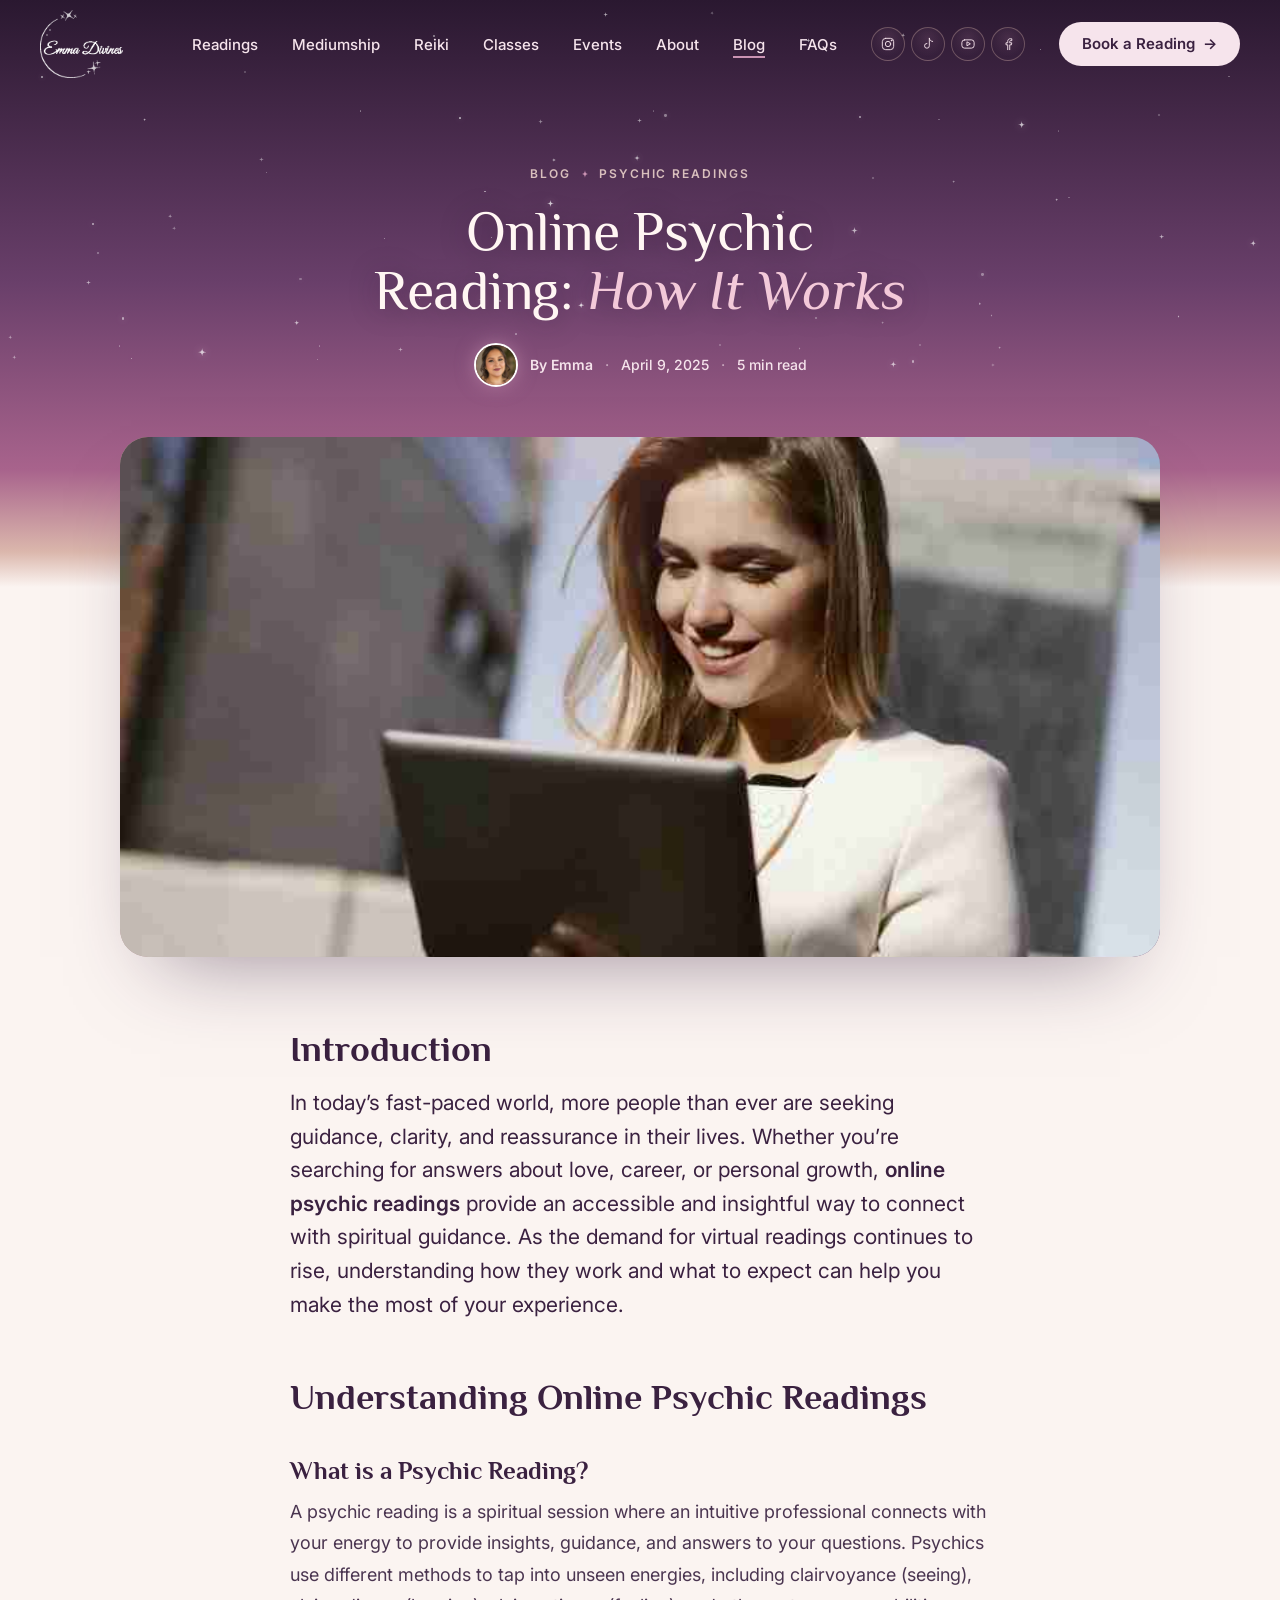
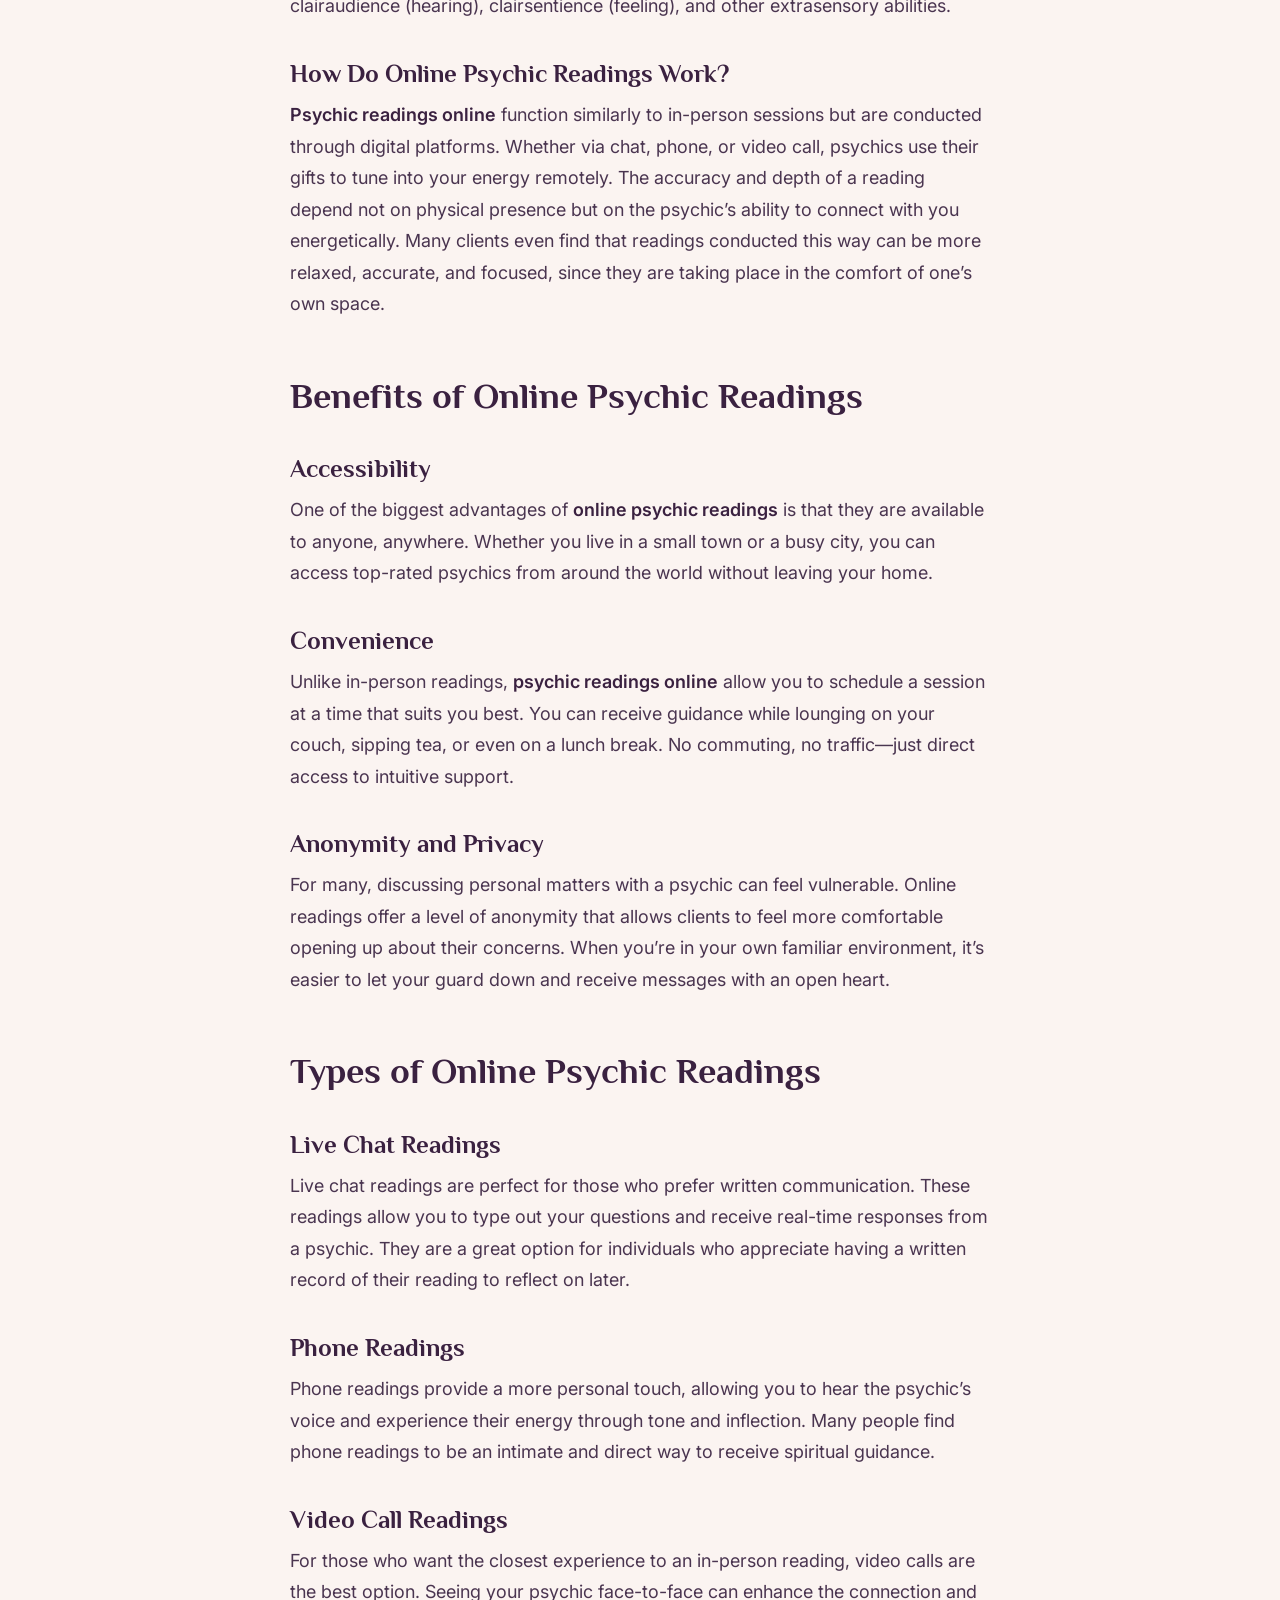
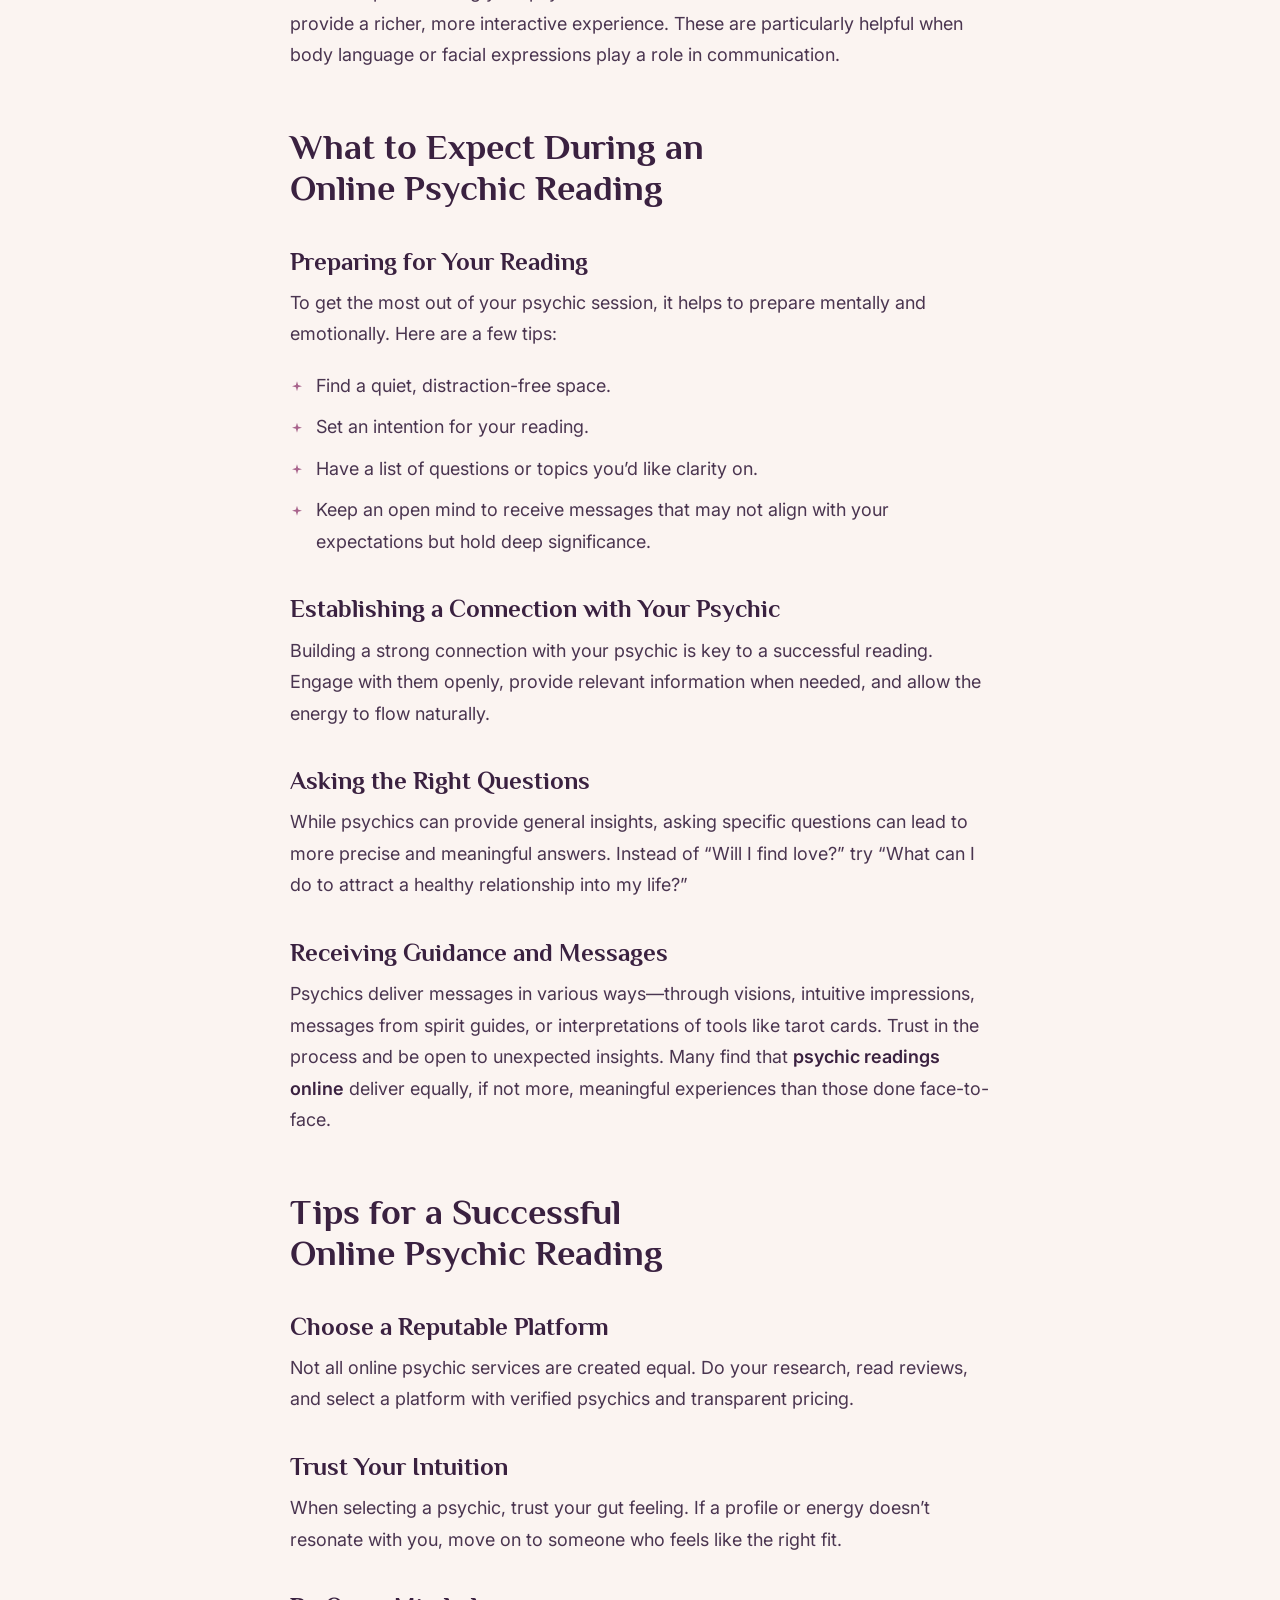
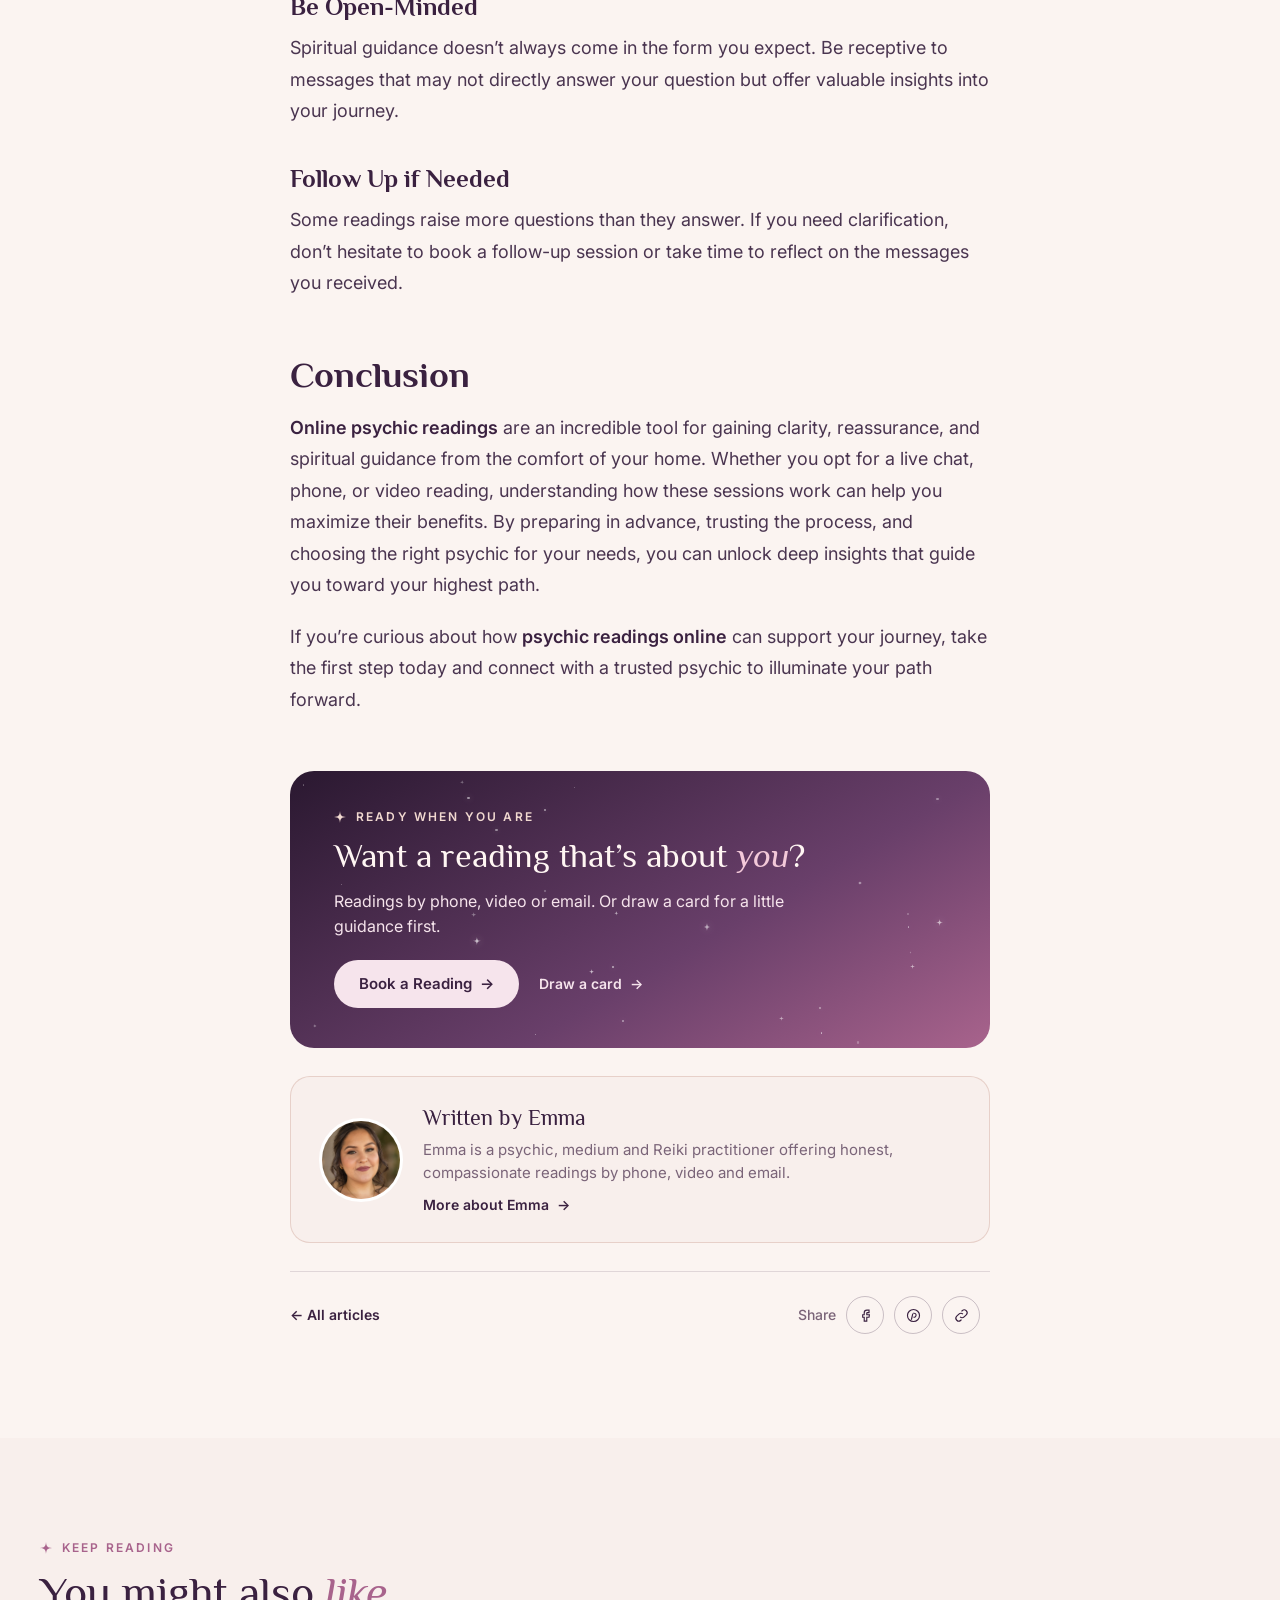
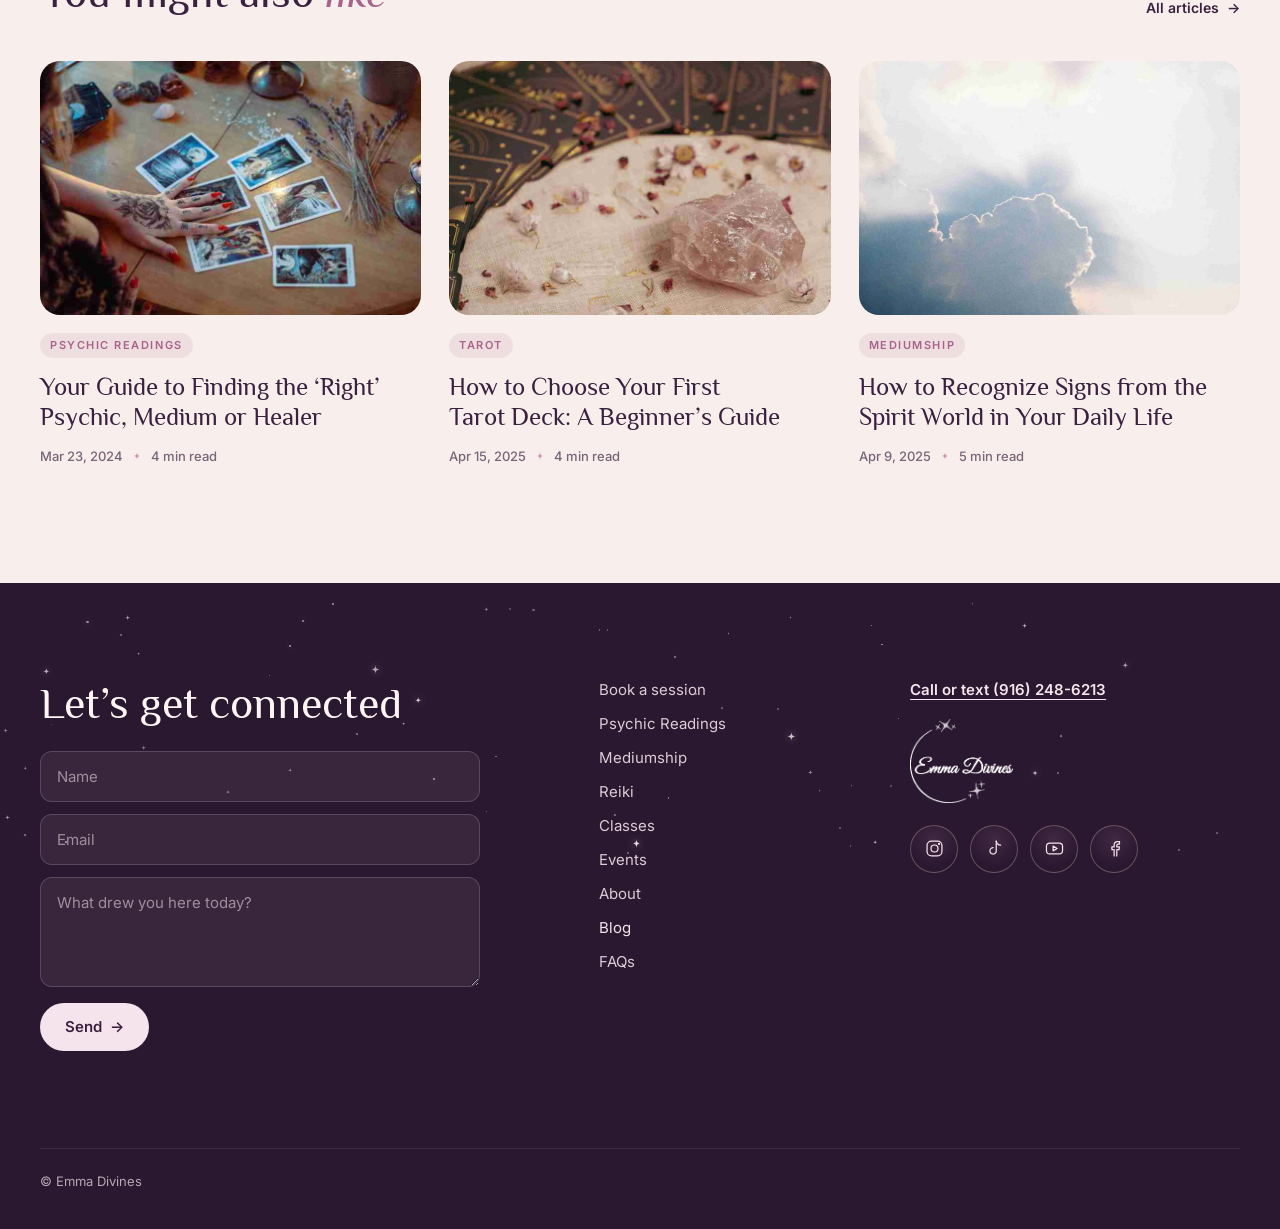
<file: article-online-reading.html>
<!doctype html>
<html lang="en">
<head>
<meta charset="utf-8">
<meta name="viewport" content="width=device-width, initial-scale=1, viewport-fit=cover">
<title>Online Psychic Reading: How It Works · Emma Divines</title>
<meta name="description" content="Honest, compassionate psychic readings, mediumship and Reiki with Emma, by phone, video or email. See every session and price, or draw a card for a little guidance.">
<meta property="og:type" content="website">
<meta property="og:site_name" content="Emma Divines">
<meta property="og:title" content="Emma Divines · Readings, mediumship &amp; Reiki">
<meta property="og:description" content="Honest, compassionate guidance from wherever you are. Draw a card for a little guidance, or book a session.">

<meta property="og:image" content="https://emma-divines-prototype.vercel.app/images/og-image.jpg">
<meta property="og:image:width" content="1200">
<meta property="og:image:height" content="630">
<meta property="og:image:alt" content="Emma Divines homepage: tarot cards with prices and a photo of Emma">
<meta name="twitter:card" content="summary_large_image">
<meta name="twitter:image" content="https://emma-divines-prototype.vercel.app/images/og-image.jpg">
<link rel="icon" type="image/png" href="logo_color.png">
<link rel="apple-touch-icon" href="images/emma-avatar.jpg">
<link rel="preconnect" href="https://fonts.googleapis.com">
<link rel="preconnect" href="https://fonts.gstatic.com" crossorigin>
<link href="https://fonts.googleapis.com/css2?family=Inter:wght@400;500;600&family=Philosopher:ital,wght@0,400;0,700;1,400&display=swap" rel="stylesheet">
<style>
/* Velvet Dusk: one visual world (dusk → daylight → dusk → night), so colours are set explicitly rather than per OS theme. */
:root{
  color-scheme:light;
  /* brand palette (Emma's guide) */
  --deep-purple:#693F6A; --mauve:#A8638C; --terracotta:#C08977; --muted-purple:#936A94; --soft-rose:#CA93B3; --warm-blush:#DBB7AC;
  /* extensions: darker / lighter steps of the palette */
  --night:#2A1830; --plum:#3A2140; --cream:#FBF4F1; --blush-tint:#F8EFEC; --rose-light:#F3C9D9; --ink-soft:#7A6478; --on-dark:#F6E4EC;
  --f-display:Philosopher,Georgia,serif; --f-body:Inter,system-ui,-apple-system,sans-serif;
  --cw:200px; --ch:340px;
}
*{box-sizing:border-box}
[hidden]{display:none!important}
html{scroll-behavior:smooth;scroll-padding-top:80px;overflow-x:clip}
html,body{margin:0}
body{font-family:var(--f-body);-webkit-font-smoothing:antialiased;overflow-x:hidden;background:var(--cream);color:var(--plum)}
button{font:inherit;color:inherit;background:none;border:0;padding:0;cursor:pointer}
a{color:inherit}
:focus-visible{outline:2px solid var(--soft-rose);outline-offset:3px;border-radius:6px}
.wrap{max-width:1240px;margin-inline:auto;padding-inline:20px}
.sp{display:inline-block;width:12px;height:12px;vertical-align:-1px}
.eyebrow{display:flex;align-items:center;gap:10px;margin:0;font:600 12px/1 var(--f-body);letter-spacing:.18em;text-transform:uppercase;color:var(--mauve)}
.eyebrow svg{width:12px;height:12px}
h1,h2,h3{text-wrap:balance}
h2{font:400 44px/1.1 var(--f-display);margin:0;color:var(--plum)}
h2 em{font-style:italic;color:var(--mauve)}
.lede{font-size:17px;line-height:1.55;color:var(--ink-soft);max-width:560px;margin:0}
.draft-tag{display:inline-block;font:600 10px/1 var(--f-body);letter-spacing:.12em;text-transform:uppercase;padding:5px 8px;border-radius:999px;background:rgba(168,99,140,.12);color:var(--mauve)}

/* ---------- Buttons & links ---------- */
.btn{display:inline-flex;align-items:center;gap:8px;border-radius:999px;padding:14px 24px;font:600 15px/1.2 var(--f-body);text-decoration:none;border:1px solid transparent;white-space:nowrap;transition:transform .2s,background-color .2s,box-shadow .25s}
.btn:hover{transform:translateY(-1px)}
.btn .arr,.link .arr{transition:translate .2s}
.btn:hover .arr,.link:hover .arr{translate:3px 0}
.btn-plum{background:var(--plum);color:#FFF6F3}
.btn-purple{background:var(--deep-purple);color:#FFF6F3}
.btn-light{background:var(--on-dark);color:var(--plum)}
.btn-outline{border-color:rgba(58,33,64,.5);color:var(--plum)}
.btn-outline-light{border-color:rgba(246,228,236,.55);color:var(--on-dark)}
.link{display:inline-flex;align-items:center;gap:8px;font:600 14px/1.2 var(--f-body);color:var(--plum);text-decoration:none}

/* ---------- Header ---------- */
.site-header{position:fixed;inset:0 0 auto 0;z-index:40;padding-top:env(safe-area-inset-top,0px);transition:background-color .35s,box-shadow .35s,backdrop-filter .35s}
.site-header .wrap{height:88px;display:flex;align-items:center;justify-content:space-between;transition:height .35s}
.site-header.scrolled{background:rgba(42,24,48,.8);backdrop-filter:blur(14px);-webkit-backdrop-filter:blur(14px);box-shadow:0 1px 0 rgba(246,228,236,.08)}
.site-header.scrolled .wrap{height:68px}
.logo img{height:68px;display:block;transition:height .35s}
.scrolled .logo img{height:54px}
.nav{display:flex;align-items:center;gap:34px}
.nav a:not(.btn){text-decoration:none;font-weight:500;font-size:15px;color:var(--on-dark)}
.nav a:not(.btn):hover{text-decoration:underline;text-underline-offset:6px;text-decoration-color:var(--soft-rose)}
.nav .btn{padding:12px 22px}
.mobile-actions{display:none;align-items:center;gap:10px}
.menu-btn{display:flex;flex-direction:column;gap:5px;padding:13px 9px}
.menu-btn i{display:block;width:20px;height:1.6px;border-radius:1px;background:var(--on-dark)}
.mobile-menu{position:fixed;inset:0;z-index:60;background:linear-gradient(#2A1830,#693F6A);color:var(--on-dark);padding:calc(20px + env(safe-area-inset-top,0px)) 24px 32px;display:flex;flex-direction:column;gap:28px}
.mobile-menu[hidden]{display:none}
.mobile-menu .top{display:flex;justify-content:space-between;align-items:center}
.mobile-menu .top img{height:52px}
.mobile-menu nav{display:flex;flex-direction:column;gap:6px}
.mobile-menu nav a{font:400 34px/1.3 var(--f-display);text-decoration:none}
.close-btn{width:44px;height:44px;border-radius:50%;font-size:22px}

/* ---------- Hero ---------- */
.hero{position:relative;isolation:isolate;min-height:900px;padding-bottom:56px}
.hero-bg{position:absolute;inset:0;z-index:-1;overflow:hidden;background:linear-gradient(#2A1830,#693F6A 38%,#A8638C 75%,#DBB7AC)}
#aurora{position:absolute;inset:0;width:100%;height:100%;display:block}
.stars{position:absolute;inset:0;pointer-events:none}
.layer{position:absolute;left:0;right:0;will-change:transform}
.star,.dot{position:absolute;opacity:var(--o);animation:twinkle var(--t) ease-in-out var(--d) infinite}
.star{color:#fff}
.dot{border-radius:50%;background:#fff;box-shadow:0 0 6px rgba(255,240,246,.7)}
.layer:last-child .star{filter:drop-shadow(0 0 4px rgba(255,228,240,.75))}
/* a slow, shallow breathe rather than a blink */
@keyframes twinkle{0%,100%{opacity:var(--o)}50%{opacity:calc(var(--o) * .45)}}
.hero-inner{display:grid;grid-template-columns:470px minmax(0,1fr);column-gap:20px;align-items:start;padding-top:200px}
.copy{display:flex;flex-direction:column;gap:24px}
.hero .eyebrow{color:#F1D9D0}
h1{font:400 54px/1.06 var(--f-display);margin:0;color:#FFF6F3;letter-spacing:-.005em;text-shadow:0 2px 28px rgba(42,24,48,.35)}
h1 em{font-style:italic;color:var(--rose-light)}
.byline{display:flex;align-items:center;gap:22px}
.byline p{margin:0;font-size:17px;line-height:1.45;color:var(--on-dark);max-width:420px}
.avatar{flex:none;width:140px;height:140px;border-radius:50%;object-fit:cover;display:block;background:linear-gradient(135deg,#DBB7AC,#693F6A);border:4px solid #fff;box-shadow:0 0 36px 2px rgba(202,147,179,.55)}
.ctas{display:flex;gap:12px;flex-wrap:wrap}
.hero .btn-outline{border-color:rgba(58,33,64,.5)}
.offerings{display:flex;flex-direction:column;align-items:center;margin-top:-20px;min-width:0}
.tabs{display:flex;gap:8px;margin-top:18px}
.tab{padding:10px 20px;border-radius:999px;font:500 14px/1.2 var(--f-body);border:1px solid rgba(58,33,64,.35);color:var(--plum);white-space:nowrap;transition:background-color .25s,color .25s}
.tab[aria-selected=true]{background:var(--plum);color:var(--on-dark);border-color:var(--plum);font-weight:600}
.tab .short{display:none}
.pager{display:flex;align-items:center;gap:14px;font:500 13px/1 var(--f-body);color:var(--plum);margin-top:6px}
.pager[hidden]{display:none}
.pager .dots{display:flex;gap:6px}.pager .dots i{width:6px;height:6px;border-radius:50%;background:rgba(58,33,64,.3)}.pager .dots i.on{background:var(--plum)}
.pager button{font-weight:600;display:inline-flex;gap:6px;align-items:center}
.after-cards{display:flex;flex-direction:column;align-items:center;gap:10px;margin-top:18px}
.policy{font-size:13px;color:var(--plum);opacity:.8;margin:0;text-align:center}
.deck-hint{display:none}

/* ---------- Tarot cards ---------- */
.cards{position:relative;width:100%;height:calc(var(--ch) + 90px)}
.card{position:absolute;left:calc(50% - var(--cw) / 2);top:24px;width:var(--cw);height:var(--ch);perspective:1100px;cursor:pointer;
  transform:var(--final,none);transition:translate .35s cubic-bezier(.2,.8,.2,1),transform .55s cubic-bezier(.2,.8,.2,1),opacity .35s;
  animation:deal .8s cubic-bezier(.2,1.15,.35,1) calc(var(--i) * 85ms + 150ms) backwards}
.card.dealt{animation:none}
@keyframes deal{from{transform:translate(var(--dx),var(--dy)) rotate(var(--dr)) scale(.9);opacity:0}35%{opacity:1}to{transform:var(--final,none);opacity:1}}
.tilt,.flip{position:absolute;inset:0;transform-style:preserve-3d}
.tilt{transform:rotateX(var(--rx,0deg)) rotateY(var(--ry,0deg));transition:transform .25s ease-out,translate .35s cubic-bezier(.2,.8,.2,1),rotate .35s cubic-bezier(.2,.8,.2,1)}
.flip{transition:transform .75s cubic-bezier(.3,1.25,.4,1)}
.flipped .flip{transform:rotateY(180deg)}
.face{position:absolute;inset:0;backface-visibility:hidden;-webkit-backface-visibility:hidden;border-radius:16px;padding:10px;background:var(--cream);border:1px solid #fff;box-shadow:0 18px 40px -8px rgba(58,33,64,.42);overflow:hidden;transition:box-shadow .3s}
.back{transform:rotateY(180deg)}
.inner{height:100%;border:1px solid rgba(192,137,119,.7);border-radius:10px;padding:12px 12px 14px;display:flex;flex-direction:column;align-items:center;gap:8px;text-align:center}
.num{font:400 16px/1 var(--f-display);letter-spacing:.2em;color:var(--mauve);padding-left:.2em}
.art{flex:1;width:100%;border-radius:6px;position:relative;overflow:hidden;min-height:0}
.art svg{position:absolute;inset:0;width:100%;height:100%}
/* Emma's illustrated card art: arched window like her card frames, thin gold keyline */
.art-img{border-radius:999px 999px 6px 6px;background:#3A2140;box-shadow:inset 0 0 0 1px rgba(192,137,119,.55)}
.art-img img{position:absolute;inset:0;width:100%;height:100%;object-fit:cover;object-position:50% 18%}
.rcard .art-img img{object-position:50% 26%}
.art-img::after{content:"";position:absolute;inset:0;border-radius:inherit;box-shadow:inset 0 0 0 1px rgba(219,183,172,.6),inset 0 -24px 30px -20px rgba(42,24,48,.35);pointer-events:none}
.name{font:700 20px/1.15 var(--f-display);color:var(--plum);margin:4px 0 0}
.meta{font-size:13px;color:var(--ink-soft);margin:0}
.price{font:600 21px/1.1 var(--f-body);color:var(--deep-purple);margin:2px 0 0;font-variant-numeric:tabular-nums}
.front::before{content:"";position:absolute;inset:0;border-radius:inherit;pointer-events:none;opacity:0;transition:opacity .3s;z-index:2;
  background:radial-gradient(circle at var(--gx,50%) var(--gy,30%),rgba(255,255,255,.45),transparent 55%)}
.front::after{content:"";position:absolute;inset:-20%;pointer-events:none;z-index:3;background:linear-gradient(105deg,transparent 40%,rgba(255,255,255,.5) 50%,transparent 60%);
  transform:translateX(-120%);animation:shimmer 1.1s ease-out calc(var(--i) * 85ms + 900ms) 1 both}
@keyframes shimmer{to{transform:translateX(120%)}}
.back .inner{justify-content:center;gap:10px;padding:14px}
.back .name{margin:0}
.desc{font-size:14px;line-height:1.5;color:var(--ink-soft);margin:0}
.btn-book{background:var(--deep-purple);color:#FFF6F3;padding:11px 18px;font-size:14px;margin-top:4px}
.turn{font:inherit;font-size:12px;color:var(--ink-soft);opacity:.85;background:none;border:0;padding:8px 12px;margin:-4px 0 -8px;cursor:pointer;text-decoration:underline;text-underline-offset:3px;border-radius:999px}
.turn:hover{opacity:1}
/* only the face you can see takes taps, so a tap never lands on the hidden side */
.card:not(.flipped) .back,.card.flipped .front{pointer-events:none}
.mini-draft{font-size:10px;letter-spacing:.08em;text-transform:uppercase;color:var(--mauve);opacity:.8}
.cards .card:hover,.cards .card.flipped{translate:0 -28px;z-index:20}
.cards .card:hover .tilt,.cards .card.flipped .tilt{rotate:calc(var(--r) * -1)}
@media (hover:hover) and (pointer:fine){.card:hover .front::before{opacity:1}.card:hover .face{box-shadow:0 30px 60px -12px rgba(58,33,64,.5)}}
.card.toss{animation:toss .38s cubic-bezier(.5,0,.75,0) forwards}
@keyframes toss{to{transform:translate(-135%,-14px) rotate(-20deg);opacity:0}}

/* ---------- Sections ---------- */
section.band{padding-block:112px}
.how{background:linear-gradient(#DBB7AC,#F8EFEC 220px)}
.sec-head{display:flex;flex-direction:column;align-items:center;gap:16px;text-align:center}
.steps{list-style:none;margin:64px 0 0;padding:0;display:grid;grid-template-columns:repeat(3,minmax(0,1fr));gap:48px;position:relative}
.steps::before{content:"";position:absolute;top:36px;left:16%;right:16%;border-top:1px dashed rgba(105,63,106,.35)}
.step{display:flex;flex-direction:column;align-items:center;text-align:center;gap:12px;position:relative}
.step .n{width:72px;height:72px;border-radius:50%;display:grid;place-items:center;background:var(--cream);border:1px solid rgba(192,137,119,.7);box-shadow:0 0 0 6px var(--blush-tint);font:400 24px/1 var(--f-display);color:var(--deep-purple);letter-spacing:.06em}
.step h3{font:700 24px/1.2 var(--f-display);margin:8px 0 0;color:var(--plum)}
.step p{margin:0;font-size:15px;line-height:1.55;color:var(--ink-soft);max-width:280px}

.draw{position:relative;isolation:isolate;overflow:hidden;color:var(--on-dark);background:linear-gradient(#2A1830,#693F6A 60%,#A8638C)}
.draw::before{content:"";position:absolute;inset:-20% -10%;z-index:-1;pointer-events:none;
  background:radial-gradient(42% 24% at 28% 26%,rgba(243,201,217,.2),transparent 70%),radial-gradient(36% 20% at 74% 18%,rgba(202,147,179,.18),transparent 70%);
  animation:drift 28s ease-in-out infinite alternate}
@keyframes drift{to{transform:translate3d(4%,3%,0) scale(1.08)}}
.draw .eyebrow{color:#F1D9D0}
.draw h2{color:#FFF6F3}.draw h2 em{color:var(--rose-light)}
.draw .lede{color:var(--on-dark);opacity:.85}
.draw-stage{position:relative;margin-top:56px;min-height:460px;display:flex;flex-direction:column;align-items:center}
.backs{display:flex;gap:28px;justify-content:center;transition:opacity .35s;perspective:1200px}
/* the cards fall from the sky flipping side over side (back ⇄ face), then settle into the spread */
.backs.await .cback{opacity:0}
/* no opacity animation on .cback itself: it would flatten the 3D and show the back face mirrored */
.cback{width:200px;height:330px;position:relative;cursor:pointer;transform-style:preserve-3d;transition:transform .35s cubic-bezier(.2,.8,.2,1),opacity .35s}
.cback:nth-child(1){rotate:-6deg;translate:0 14px}.cback:nth-child(3){rotate:6deg;translate:0 14px}
.cb-face{position:absolute;inset:0;display:block;border-radius:16px;padding:10px;backface-visibility:hidden;-webkit-backface-visibility:hidden;
  box-shadow:0 22px 50px -12px rgba(0,0,0,.5);transition:box-shadow .5s}
.cb-back{background:radial-gradient(circle at 50% 45%,#7E4C80,#3A2140 70%);border:1px solid rgba(219,183,172,.6)}
.cb-front{transform:rotateY(180deg);background:var(--cream);border:1px solid #fff}
.cb-back .inner{border-color:rgba(219,183,172,.45);padding:0;position:relative}
.cb-front .inner{border-color:rgba(192,137,119,.7);padding:0;position:relative}
.cb-label{position:absolute;top:8%;left:0;right:0;text-align:center;font:400 11px/1 var(--f-display);letter-spacing:.3em;text-transform:uppercase;color:#DBB7AC;padding-left:.3em}
.cb-front .cb-label{color:var(--mauve)}
.cback:hover,.cback:focus-visible{transform:translateY(-16px)}
.cback:hover .cb-face,.cback:focus-visible .cb-face{box-shadow:0 0 0 1px var(--soft-rose),0 0 48px 6px rgba(202,147,179,.45),0 22px 50px -12px rgba(0,0,0,.5)}
.cback svg,.rv-back svg{width:100%;height:100%;display:block}
.cback.dropping{pointer-events:none;animation:cardDrop 1.9s cubic-bezier(.25,.75,.3,1) calc(var(--i) * 230ms) both}
.cback.dropping .cb-face{box-shadow:0 0 50px 14px rgba(243,201,217,.42)}
@keyframes cardDrop{
  0%{transform:translateY(-600px) rotateY(var(--flips)) rotateZ(var(--tilt)) scale(.7)}
  72%{transform:translateY(14px) rotateY(-14deg) rotateZ(0deg) scale(1.02)}
  86%{transform:translateY(-5px) rotateY(5deg) scale(1)}
  100%{transform:none}}
.cback.landed .cb-face{animation:landGlow 1.3s ease-out}
@keyframes landGlow{
  0%{box-shadow:0 0 0 1px #CA93B3,0 0 70px 18px rgba(202,147,179,.65),0 22px 50px -12px rgba(0,0,0,.5)}
  100%{box-shadow:0 0 0 1px rgba(202,147,179,0),0 0 0 0 rgba(202,147,179,0),0 22px 50px -12px rgba(0,0,0,.5)}}
.burst{position:absolute;width:var(--bs);height:var(--bs);color:#F6E4EC;pointer-events:none;z-index:2;animation:burst .95s ease-out forwards}
@keyframes burst{from{opacity:1;transform:translate(0,0) scale(1)}to{opacity:0;transform:translate(var(--bx),var(--by)) scale(.3) rotate(120deg)}}
.backs.picking .cback:not(.picked){opacity:0;transform:translateY(40px)}
.backs.picking .cback.picked{transform:translateY(-30px) scale(1.05)}
.reveal{display:flex;flex-direction:column;align-items:center;gap:20px}
.reveal[hidden]{display:none}
.rcard{width:280px;height:440px;position:relative;perspective:1200px}
.rcard .face{box-shadow:0 0 0 1px var(--soft-rose),0 0 60px 10px rgba(202,147,179,.4),0 30px 60px -12px rgba(0,0,0,.5)}
.rcard .rv-back{background:radial-gradient(circle at 50% 45%,#7E4C80,#3A2140 70%);border-color:rgba(219,183,172,.6)}
.rcard .front .inner{gap:9px;justify-content:center}
.chosen-tag{font:600 11px/1 var(--f-body);letter-spacing:.14em;text-transform:uppercase;color:var(--mauve)}
.rcard .art{flex:0 0 120px;width:100%}
.again{color:var(--on-dark)}

.emma{background:var(--cream)}
.emma-grid{display:grid;grid-template-columns:420px minmax(0,1fr);gap:80px;align-items:center}
.arch{aspect-ratio:420/520;max-width:100%;border-radius:999px 999px 24px 24px;position:relative;overflow:hidden;
  background:radial-gradient(circle at 50% 30%,#CA93B3,#693F6A 75%);box-shadow:0 30px 60px -20px rgba(58,33,64,.45);border:8px solid #fff;outline:1px solid rgba(192,137,119,.5)}
.arch img{position:absolute;inset:0;width:100%;height:100%;object-fit:cover;object-position:50% 30%}
.arch svg{position:absolute;inset:0;width:100%;height:100%}
.emma-copy{display:flex;flex-direction:column;gap:20px;min-width:0}
.roles{display:flex;flex-wrap:wrap;gap:8px;padding:0;margin:0;list-style:none}
.roles li{padding:8px 14px;border-radius:999px;border:1px solid rgba(105,63,106,.25);font-size:14px;color:var(--deep-purple)}

.life{background:linear-gradient(var(--cream),#F5E8E3)}
.life-top{display:flex;justify-content:space-between;align-items:flex-end;gap:32px;flex-wrap:wrap}
.life-head{display:flex;flex-direction:column;gap:14px;max-width:560px}
.life-ctas{display:flex;gap:20px;align-items:center;flex-wrap:wrap}
.life-grid{list-style:none;margin:48px 0 0;padding:0;display:grid;grid-template-columns:repeat(4,minmax(0,1fr));gap:24px}
.life-grid figure{margin:0;display:flex;flex-direction:column;gap:12px}
.life-grid img{width:100%;height:auto;aspect-ratio:4/5;object-fit:cover;border-radius:16px;display:block;box-shadow:0 18px 40px -18px rgba(58,33,64,.35);transition:transform .4s cubic-bezier(.2,.8,.2,1)}
.life-grid li:hover img{transform:translateY(-4px)}
.life-grid figcaption{font:400 18px/1.2 var(--f-display);color:var(--plum)}
.reviews{background:var(--blush-tint)}
.rev-wrap{margin-top:48px}
.rev-grid{display:flex;gap:24px;overflow-x:auto;scroll-snap-type:x mandatory;scroll-behavior:smooth;padding:4px 2px 16px;scrollbar-width:none}
.rev-grid::-webkit-scrollbar{display:none}
.rev-controls{display:flex;gap:10px;justify-content:flex-end;margin-top:8px}
.rev-btn{width:48px;height:48px;border-radius:50%;border:1px solid rgba(58,33,64,.3);font-size:18px;color:var(--plum);transition:background-color .2s,opacity .2s}
.rev-btn:hover{background:rgba(105,63,106,.08)}
.rev-btn:disabled{opacity:.35;cursor:default}
.rev{flex:0 0 calc((100% - 48px) / 3);scroll-snap-align:start;background:var(--cream);border:1px solid rgba(192,137,119,.35);border-radius:20px;padding:28px;display:flex;flex-direction:column;gap:14px;min-width:0}
.rev .stars-row{color:var(--mauve);letter-spacing:3px;font-size:15px}
.rev blockquote{margin:0;font-size:16px;line-height:1.6;color:var(--plum);display:-webkit-box;-webkit-box-orient:vertical;-webkit-line-clamp:6;overflow:hidden}
.rev.open blockquote{-webkit-line-clamp:unset;display:block}
.rev .more{align-self:flex-start;font:600 13px/1 var(--f-body);color:var(--mauve)}
.rev .more[hidden]{display:none}
.rev .who{display:flex;align-items:center;gap:12px;margin-top:auto;padding-top:8px;font-size:13px;color:var(--ink-soft)}
.rev .who b{display:block;font:700 16px/1.2 var(--f-display);color:var(--plum)}
.rev .who i{flex:none;width:40px;height:40px;border-radius:50%;display:grid;place-items:center;font:600 14px/1 var(--f-body);font-style:normal;color:#fff;background:linear-gradient(135deg,#CA93B3,#693F6A)}
.rev-note{text-align:center;margin:20px 0 0;font-size:13px;color:var(--ink-soft)}
/* after the proof, the next step: Book a Reading + the quieter Google link */
.rev-cta{display:flex;justify-content:center;align-items:center;flex-wrap:wrap;gap:28px;margin-top:36px}
.rev-cta .link{font-size:14px}
@media (max-width:600px){.rev-cta{flex-direction:column;gap:18px;margin-top:28px}}
.g-chip{display:inline-flex;gap:8px;align-items:center;padding:8px 14px;border-radius:999px;background:var(--cream);border:1px solid rgba(192,137,119,.35);font:600 13px/1 var(--f-body);color:var(--plum)}
.g-chip b{color:var(--mauve);letter-spacing:2px}

.faq{background:var(--cream)}
.faq-grid{display:grid;grid-template-columns:360px minmax(0,1fr);gap:80px;align-items:start}
.faq-side{display:flex;flex-direction:column;gap:18px;position:sticky;top:110px}
details{border-bottom:1px solid rgba(105,63,106,.15)}
details:first-child{border-top:1px solid rgba(105,63,106,.15)}
summary{list-style:none;cursor:pointer;display:flex;justify-content:space-between;align-items:center;gap:20px;padding:24px 0;font:700 21px/1.3 var(--f-display);color:var(--plum)}
summary::-webkit-details-marker{display:none}
summary .pm{flex:none;width:32px;height:32px;border-radius:50%;border:1px solid rgba(105,63,106,.3);position:relative;transition:transform .3s,background-color .3s}
summary .pm::before,summary .pm::after{content:"";position:absolute;left:50%;top:50%;width:12px;height:1.5px;background:var(--deep-purple);translate:-50% -50%}
summary .pm::after{rotate:90deg;transition:rotate .3s}
details[open] summary .pm{background:var(--deep-purple)}
details[open] summary .pm::before,details[open] summary .pm::after{background:#fff}
details[open] summary .pm::after{rotate:0deg}
details p{margin:0 0 24px;font-size:16px;line-height:1.6;color:var(--ink-soft);max-width:620px}
details p a{color:var(--deep-purple);font-weight:600}

.footer{background:var(--night);color:var(--on-dark);padding-block:96px calc(40px + env(safe-area-inset-bottom,0px));position:relative;overflow:hidden}
.foot-grid{display:grid;grid-template-columns:minmax(0,1.2fr) minmax(0,.6fr) minmax(0,.8fr);gap:64px}
.footer h2{color:#FFF6F3}
.form{display:flex;flex-direction:column;gap:12px;margin-top:24px;max-width:440px}
.form label{position:absolute;width:1px;height:1px;overflow:hidden;clip:rect(0 0 0 0)}
.form input,.form textarea{width:100%;font:15px/1.4 var(--f-body);color:var(--on-dark);background:rgba(246,228,236,.07);border:1px solid rgba(246,228,236,.18);border-radius:12px;padding:14px 16px}
.form input::placeholder,.form textarea::placeholder{color:rgba(246,228,236,.55)}
.form textarea{min-height:110px;resize:vertical}
.form .btn{align-self:flex-start;margin-top:4px}
.form-note{font-size:13px;color:var(--rose-light);min-height:1em;margin:0}
.foot-links{list-style:none;margin:0;padding:0;display:flex;flex-direction:column;gap:14px}
.foot-links a{text-decoration:none;font-size:15px;opacity:.88}.foot-links a:hover{opacity:1;text-decoration:underline;text-underline-offset:5px}
.social{display:flex;gap:12px;margin-top:22px}
.social a{position:relative;width:48px;height:48px;border-radius:50%;display:grid;place-items:center;color:#F6E4EC;text-decoration:none;
  border:1px solid rgba(219,183,172,.35);background:radial-gradient(circle at 50% 30%,rgba(202,147,179,.14),transparent 70%);
  transition:transform .35s cubic-bezier(.2,.8,.2,1),border-color .3s,box-shadow .3s,color .3s}
.social a svg:first-child{width:21px;height:21px;fill:none;stroke:currentColor;stroke-width:1.4;stroke-linecap:round;stroke-linejoin:round}
.social a .tw{position:absolute;top:-3px;right:-3px;width:11px;height:11px;color:#DBB7AC;opacity:0;transform:scale(.3) rotate(-45deg);transition:opacity .3s,transform .45s cubic-bezier(.2,1.4,.4,1)}
.social a:hover,.social a:focus-visible{transform:translateY(-3px);color:#fff;border-color:#CA93B3;box-shadow:0 0 22px 2px rgba(202,147,179,.45)}
.social a:hover .tw,.social a:focus-visible .tw{opacity:1;transform:scale(1) rotate(0deg)}
.foot-brand img{height:84px;display:block}
.copyright{margin-top:72px;padding-top:24px;border-top:1px solid rgba(246,228,236,.12);font-size:13px;opacity:.7;display:flex;justify-content:space-between;gap:16px;flex-wrap:wrap}

/* capture mode: no entrance animations, so the snapshot shows the finished state */
html.capture .card,html.capture .front::after{animation:none!important}
/* Figma's capture ignores backface-visibility and can't snapshot the WebGL sky cleanly:
   hide the reverse sides and show the static gradient that sits behind the shader */
html.capture .face.back,html.capture .cb-front,html.capture #aurora{display:none!important}

/* ---------- Shooting stars ---------- */
.shoots{position:absolute;inset:0;pointer-events:none;overflow:hidden}
.shoot{position:absolute;height:1.6px;width:var(--len);border-radius:2px;background:linear-gradient(90deg,rgba(255,246,243,0),rgba(255,246,243,.95));
  transform-origin:100% 50%;rotate:var(--a);opacity:0;animation:shoot var(--dur) cubic-bezier(.3,.1,.4,1) forwards}
.shoot::after{content:"";position:absolute;right:-2px;top:50%;width:4px;height:4px;margin-top:-2px;border-radius:50%;background:#fff;box-shadow:0 0 8px 2px rgba(255,236,244,.8)}
@keyframes shoot{0%{opacity:0;translate:0 0}12%{opacity:1}70%{opacity:.9}100%{opacity:0;translate:var(--dx) var(--dy)}}

/* ---------- Scroll reveals (only armed when JS + IntersectionObserver run and motion is allowed) ---------- */
.js-reveal [data-reveal]{transition:opacity .9s ease,translate .9s cubic-bezier(.2,.8,.2,1),scale .9s cubic-bezier(.2,.8,.2,1);transition-delay:var(--rd,0ms)}
.js-reveal [data-reveal].pre{opacity:0;translate:0 32px}
.js-reveal [data-reveal=left].pre{translate:-40px 0}
.js-reveal [data-reveal=right].pre{translate:40px 0}
.js-reveal [data-reveal=scale].pre{translate:0 24px;scale:.94}
@media (max-width:1024px){.js-reveal [data-reveal=left].pre,.js-reveal [data-reveal=right].pre{translate:0 32px}}

/* ---------- Prices dialog ---------- */
dialog{border:0;border-radius:20px;padding:0;width:min(720px,calc(100% - 32px));max-height:85vh;background:var(--cream);color:var(--plum);box-shadow:0 30px 80px -20px rgba(28,16,32,.6)}
dialog::backdrop{background:rgba(28,16,32,.55);backdrop-filter:blur(4px)}
dialog[open]{animation:pop .35s cubic-bezier(.2,1.1,.3,1)}
@keyframes pop{from{opacity:0;transform:translateY(16px) scale(.98)}}
.dlg-head{position:sticky;top:0;background:var(--cream);display:flex;justify-content:space-between;align-items:center;padding:22px 28px 14px;border-bottom:1px solid rgba(105,63,106,.12)}
.dlg-head h2{font:700 28px/1.1 var(--f-display);color:var(--deep-purple)}
.dlg-body{padding:8px 28px 24px}
.grp h3{font:600 12px/1 var(--f-body);letter-spacing:.16em;color:var(--mauve);margin:22px 0 6px}
.row{display:grid;grid-template-columns:minmax(0,1fr) auto auto;gap:16px;align-items:center;padding:12px 0;border-bottom:1px solid rgba(105,63,106,.1)}
.row b{font:700 18px/1.2 var(--f-display)}.row small{display:block;font-size:13px;color:var(--ink-soft);margin-top:2px}
.row .p{font-weight:600;font-size:16px;font-variant-numeric:tabular-nums}
.row a{font:600 13px/1 var(--f-body);padding:9px 14px;border-radius:999px;background:var(--deep-purple);color:#fff;text-decoration:none}
.dlg-policy{font-size:13px;color:var(--ink-soft);margin:18px 0 0}

/* ---------- Draw a card: Ask the cards (focus → fan of 22 Major Arcana → reading) ---------- */
.dstep{display:flex;flex-direction:column;align-items:center;gap:22px;width:100%}
.dstep[hidden]{display:none}
.dstep.enter{animation:stepIn .6s cubic-bezier(.2,.8,.2,1) both}
@keyframes stepIn{from{opacity:0;transform:translateY(18px)}}
.step-title{font:400 32px/1.15 var(--f-display);color:#FFF6F3;margin:0;text-align:center;text-wrap:balance}
.step-sub{margin:-10px 0 0;font-size:16px;color:var(--on-dark);opacity:.85;text-align:center}
.focus-chips{display:flex;flex-wrap:wrap;justify-content:center;gap:12px;max-width:780px}
.fchip{display:inline-flex;align-items:center;gap:10px;padding:14px 22px;border-radius:999px;border:1px solid rgba(243,201,217,.55);color:#F6E4EC;font:500 16px/1 var(--f-body);transition:background-color .25s,color .25s,box-shadow .3s,transform .2s}
.fchip svg{width:11px;height:11px;color:#F3C9D9}
.fchip:hover{transform:translateY(-2px);border-color:#F3C9D9}
.fchip[aria-pressed=true]{background:var(--cream);color:var(--plum);border-color:var(--cream);box-shadow:0 0 26px 2px rgba(202,147,179,.6)}
.fchip[aria-pressed=true] svg{color:var(--mauve)}
.deck-stage{position:relative;display:flex;flex-direction:column;align-items:center;margin-top:18px}
/* the face-down deck: same card-back art as the 22-card fan */
.deck{position:relative;width:150px;height:240px;cursor:pointer;filter:drop-shadow(0 0 44px rgba(202,147,179,.35))}
.deck i{position:absolute;inset:0;border-radius:14px;background:radial-gradient(circle at 50% 45%,#7E4C80,#3A2140 75%);border:1px solid rgba(219,183,172,.65);box-shadow:0 8px 18px -6px rgba(0,0,0,.45);transform:translate(var(--dx),var(--dy)) rotate(var(--dr));transition:transform .35s cubic-bezier(.2,.8,.2,1)}
.deck i::before{content:"";position:absolute;inset:6%;border:1px solid rgba(219,183,172,.4);border-radius:9px}
.deck i::after{content:"";position:absolute;left:31%;right:31%;top:50%;aspect-ratio:1;translate:0 -50%;border:1px solid rgba(219,183,172,.55);border-radius:50%}
.deck i svg{position:absolute;left:50%;top:50%;width:16%;height:16%;translate:-50% -50%;color:#F6E4EC}
.deck i:nth-child(1){--dx:-8px;--dy:7px;--dr:-9deg}.deck i:nth-child(2){--dx:7px;--dy:4px;--dr:8deg}.deck i:nth-child(3){--dx:-4px;--dy:2px;--dr:-4deg}
.deck i:nth-child(4){--dx:4px;--dy:-1px;--dr:4deg}.deck i:nth-child(5){--dx:-1px;--dy:-3px;--dr:-1.5deg}.deck i:nth-child(6){--dx:0px;--dy:-6px;--dr:0deg}
.deck-stage.ready .deck:hover i:nth-child(6){transform:translate(0,-12px) rotate(0deg)}
.deck.nudge{animation:deckNudge .55s ease-in-out}
@keyframes deckNudge{20%{rotate:-4deg}45%{rotate:3.5deg}70%{rotate:-2deg}100%{rotate:0deg}}
.focus-chips.nudge .fchip{animation:chipGlow 1s ease-out}
@keyframes chipGlow{30%{border-color:#F3C9D9;box-shadow:0 0 22px 2px rgba(243,201,217,.55)}}
/* Shuffle the deck: sits on the deck. Waiting = dashed hint, Ready = the one glowing "magic" button */
.shuffle-btn{position:relative;z-index:2;margin-top:-30px;display:inline-flex;align-items:center;gap:10px;padding:15px 28px 15px 24px;border-radius:999px;font:600 17px/1 var(--f-body);cursor:pointer;
  border:1.2px dashed rgba(243,201,217,.6);background:rgba(42,24,48,.72);-webkit-backdrop-filter:blur(6px);backdrop-filter:blur(6px);color:rgba(246,228,236,.88);transition:background .35s,color .35s,box-shadow .35s,border-color .35s,transform .2s}
.shuffle-btn .sb-icon{width:20px;height:20px;fill:none;stroke:#F3C9D9;stroke-width:1.5}
.shuffle-btn .sb-sp{display:none;width:13px;height:13px;color:var(--mauve)}
.deck-stage.ready .shuffle-btn{border:1.2px solid transparent;background:linear-gradient(90deg,#FBF4F1,#F3C9D9 55%,#DBB7AC);color:var(--plum);box-shadow:0 0 30px 2px rgba(202,147,179,.6),0 8px 20px -6px rgba(42,24,48,.35)}
.deck-stage.ready .shuffle-btn .sb-icon{stroke:var(--plum)}
.deck-stage.ready .shuffle-btn .sb-sp{display:block}
.deck-stage.ready .shuffle-btn:hover{transform:translateY(-2px);box-shadow:0 0 40px 6px rgba(202,147,179,.7),0 10px 22px -6px rgba(42,24,48,.4)}
.shuffle-btn:focus-visible{outline:2px solid #F3C9D9;outline-offset:3px}
@media (max-width:600px){.deck{width:112px;height:179px}.deck i{border-radius:11px}.shuffle-btn{font-size:16px;padding:14px 24px 14px 20px}}
@media (prefers-reduced-motion:reduce){.deck.nudge,.focus-chips.nudge .fchip{animation:none}}
.pick-for{color:#F1D9D0}
.fan{position:relative;width:100%;max-width:1060px;height:var(--fh,360px);margin-top:6px}
.fcard{position:absolute;left:0;top:0;width:var(--cw);height:calc(var(--cw) * 1.6);padding:0;border-radius:calc(var(--cw) * .09);cursor:pointer;
  background:radial-gradient(circle at 50% 45%,#7E4C80,#3A2140 75%);border:1px solid rgba(219,183,172,.65);box-shadow:0 8px 18px -6px rgba(0,0,0,.45);
  transform:translate(var(--x),var(--y)) rotate(var(--r)) rotateY(0deg);transition:translate .3s cubic-bezier(.2,.8,.2,1),box-shadow .3s,opacity .45s}
.fcard::before{content:"";position:absolute;inset:6%;border:1px solid rgba(219,183,172,.4);border-radius:calc(var(--cw) * .06)}
.fcard::after{content:"";position:absolute;left:22%;right:22%;top:50%;aspect-ratio:1;translate:0 -50%;border:1px solid rgba(219,183,172,.55);border-radius:50%}
.fcard svg{position:absolute;left:50%;top:50%;width:26%;height:26%;translate:-50% -50%;color:#F6E4EC}
.fan.dealing .fcard{animation:fanIn .9s cubic-bezier(.2,.9,.3,1) calc(var(--i) * 35ms) both;pointer-events:none}
@keyframes fanIn{from{transform:translate(var(--x0),-180px) rotate(0deg) rotateY(540deg);opacity:0}35%{opacity:1}to{transform:translate(var(--x),var(--y)) rotate(var(--r)) rotateY(0deg)}}
@media (hover:hover) and (pointer:fine){.fcard:hover,.fcard:focus-visible{translate:0 -22px;box-shadow:0 0 0 1px #F3C9D9,0 0 30px 4px rgba(243,201,217,.6)}}
.fcard:focus-visible{translate:0 -22px;outline:none;box-shadow:0 0 0 2px #F3C9D9,0 0 30px 4px rgba(243,201,217,.6)}
.fan.picked .fcard:not(.chosen){opacity:0;translate:0 30px;pointer-events:none}
.fan .fcard.chosen{translate:0 -48px;box-shadow:0 0 0 1px #F3C9D9,0 0 40px 8px rgba(243,201,217,.7)}
.pick-meta{display:flex;gap:28px;align-items:center;font:500 14px/1 var(--f-body);color:var(--on-dark);opacity:.9}
.link.light{color:#FFF6F3}
.read-step{flex-direction:row;justify-content:center;align-items:center;gap:64px}
.read-step .rcard{flex:none}
.arc-face .inner{gap:10px;justify-content:center}
.arc-num{font:400 18px/1 var(--f-display);letter-spacing:.2em;color:var(--mauve);padding-left:.2em}
.arc-art{flex:1;width:100%;display:grid;place-items:center;border-radius:999px 999px 6px 6px;border:1px solid rgba(219,183,172,.6)}
.arc-art svg{width:62%;height:auto;overflow:visible}
.arc-art{position:relative;overflow:hidden}
.arc-art img{position:absolute;inset:0;width:100%;height:100%;object-fit:cover;object-position:50% 20%}
.arc-name{font:700 24px/1.1 var(--f-display);color:var(--plum);margin:0}
.reading{max-width:520px;display:flex;flex-direction:column;gap:16px;text-align:left}
.for-chip{align-self:flex-start;padding:7px 14px;border-radius:999px;background:rgba(251,244,241,.15);font:500 13px/1 var(--f-body);color:#F6E4EC}
.reading h3{font:400 52px/1.05 var(--f-display);color:#FFF6F3;margin:0}
.reading .msg{font:italic 400 26px/1.35 var(--f-display);color:#FFF6F3;margin:0}
.reading .kw{font-size:14px;color:#F3C9D9;margin:0}
.reading hr{border:0;border-top:1px solid rgba(246,228,236,.25);margin:4px 0;width:100%}
.reading .go{font:500 14px/1.3 var(--f-body);color:#F6E4EC;opacity:.9;margin:0}
.sess{display:flex;align-items:center;gap:16px;padding:16px 16px 16px 20px;border-radius:18px;background:var(--cream)}
.sess div{flex:1;min-width:0}.sess b{display:block;font:700 20px/1.2 var(--f-display);color:var(--plum)}.sess span{font-size:13px;color:var(--ink-soft)}
.sess .btn{padding:11px 18px;font-size:14px;flex:none}
.read-links{display:flex;gap:28px;flex-wrap:wrap}
.draft-note{font-size:11px;letter-spacing:.08em;text-transform:uppercase;color:#F3C9D9;opacity:.75;margin:0}

/* ---------- Emma's feedback round ---------- */
.vibe{margin:-6px 0 0;font-size:15px;color:var(--on-dark);display:flex;gap:8px;align-items:center;flex-wrap:wrap}
.vibe a{color:#FFF6F3;font-weight:600;text-underline-offset:4px}
.vibe .draft-tag{background:rgba(246,228,236,.15);color:#F6E4EC}
.in-person-note{margin:44px auto 0;max-width:680px;text-align:center;font-size:15px;line-height:1.6;color:var(--ink-soft);padding:14px 22px;border-radius:20px;background:rgba(255,255,255,.55);border:1px solid rgba(192,137,119,.35)}
.in-person-note a,.cat-foot .in-person a{color:var(--deep-purple);font-weight:600}
.in-person-note .sp{color:var(--mauve)}
/* the phone line always gets its own line and never splits */
.in-person-note .call-line{display:block;white-space:nowrap}
.cat-foot .in-person a{white-space:nowrap}
/* Hero trust row: reviews link (+ socials when the header icons are hidden) */
.trust{display:flex;align-items:center;gap:10px;flex-wrap:wrap;margin-top:2px}
.rev-link{display:inline-flex;align-items:center;gap:7px;padding:8px 14px 8px 12px;border-radius:999px;border:1px solid rgba(243,201,217,.5);background:rgba(58,33,64,.32);color:#FFF6F3;font-size:14px;font-weight:600;text-decoration:none;transition:background .25s,border-color .25s,box-shadow .25s}
.rev-link .sp{width:13px;height:13px;color:#DBB7AC}
.rev-link .arr{color:#DBB7AC;transition:translate .25s}
.rev-link:hover,.rev-link:focus-visible{background:rgba(58,33,64,.5);border-color:#CA93B3;box-shadow:0 0 18px rgba(202,147,179,.35)}
.rev-link:hover .arr{translate:3px 0}
.social-hero{margin:0;gap:4px}
.social-hero a{width:32px;height:32px}
.social-hero a svg:first-child{width:15px;height:15px}
.social-hero a .tw{display:none}
@media (min-width:1241px){.social-hero{display:none}}
@media (max-width:380px){.trust{gap:8px}.rev-link{padding:8px 12px 8px 10px;gap:6px}.social-hero{gap:3px}.social-hero a{width:30px;height:30px}}
.start-tag{display:inline-block;font:600 10px/1 var(--f-body);letter-spacing:.12em;text-transform:uppercase;color:#fff;background:var(--mauve);padding:5px 8px;border-radius:999px;margin:-2px 0 0}
.start-tag.inline{margin:0 0 0 10px;vertical-align:3px}
.cat-group{list-style:none;font:600 11px/1 var(--f-body);letter-spacing:.14em;text-transform:uppercase;color:var(--mauve);padding:18px 0 6px}
.cat-group+.cat-row{border-top:1px solid rgba(105,63,106,.12)}
.cat-gallery{display:grid;grid-template-columns:1fr 1fr;grid-template-rows:1fr 1fr;gap:6px;padding:6px;background:#3A2140}
.cg-tile{position:relative;margin:0;border-radius:10px;overflow:hidden;background:radial-gradient(circle at 50% 35%,#CA93B3,#693F6A 80%)}
.cg-tile:nth-child(2){background:radial-gradient(circle at 50% 35%,#C08977,#3A2140 80%)}.cg-tile:nth-child(3){background:radial-gradient(circle at 50% 35%,#936A94,#2A1830 80%)}.cg-tile:nth-child(4){background:radial-gradient(circle at 50% 35%,#F3C9D9,#A8638C 80%)}
.cg-tile img{position:absolute;inset:0;width:100%;height:100%;object-fit:cover;object-position:50% 22%}
.cg-note{position:absolute;left:50%;bottom:14px;translate:-50% 0;font:600 10px/1 var(--f-body);letter-spacing:.12em;text-transform:uppercase;color:#FFF6F3;background:rgba(42,24,48,.55);padding:6px 10px;border-radius:999px;white-space:nowrap}
.social-mini{margin:0;gap:6px}
.social-mini a{width:34px;height:34px}
.social-mini a svg:first-child{width:16px;height:16px}
.social-mini a .tw{display:none}
@media (max-width:1240px){.social-mini{display:none}}
.social-menu{margin-top:4px}
.menu-phone,.foot-phone{color:#F6E4EC;font:600 15px/1 var(--f-body);text-underline-offset:4px}
.foot-phone{display:inline-block;margin-bottom:22px}

/* ---------- Category sheet (opened from the nav: one category's sessions + a photo of Emma at work) ---------- */
#cat{width:min(1000px,calc(100% - 32px));max-height:88vh;overflow:hidden}
.cat-grid{display:grid;grid-template-columns:minmax(0,5fr) minmax(0,7fr);height:min(88vh,720px)}
.cat-photo{position:relative;overflow:hidden;background:radial-gradient(circle at 50% 35%,#CA93B3,#693F6A 75%)}
.cat-photo img{position:absolute;inset:0;width:100%;height:100%;object-fit:cover;object-position:50% 20%}
.cat-ph{position:absolute;inset:0;display:flex;flex-direction:column;align-items:center;justify-content:center;gap:12px;color:#FFF6F3;text-align:center;padding:24px}
.cat-ph svg{width:34px;height:34px;opacity:.75}
.cat-ph span{font:500 14px/1.4 var(--f-body);opacity:.9;max-width:220px}
.cat-ph small{font:600 10px/1 var(--f-body);letter-spacing:.12em;text-transform:uppercase;opacity:.7}
.cat-body{overflow-y:auto;padding:40px 40px 28px;display:flex;flex-direction:column;gap:20px;position:relative}
.cat-close{position:absolute;top:16px;right:16px}
.cat-head{display:flex;flex-direction:column;gap:12px;padding-right:40px}
.cat-head h2{font-size:38px}
.cat-head p{margin:0;font-size:16px;line-height:1.55;color:var(--ink-soft)}
.cat-list{list-style:none;margin:0;padding:0}
.cat-row{display:grid;grid-template-columns:minmax(0,1fr) auto auto;gap:6px 18px;align-items:center;padding:18px 0;border-bottom:1px solid rgba(105,63,106,.12)}
.cat-row:first-child{border-top:1px solid rgba(105,63,106,.12)}
.cat-row b{font:700 20px/1.2 var(--f-display);color:var(--plum)}
.cat-row .m{display:block;font-size:13px;color:var(--ink-soft);margin-top:3px}
.cat-row .t{grid-column:1/-1;margin:0;font-size:14px;line-height:1.5;color:var(--ink-soft);max-width:520px}
.cat-row .p{font:600 18px/1 var(--f-body);color:var(--deep-purple);font-variant-numeric:tabular-nums}
.cat-row a.btn{padding:10px 18px;font-size:14px}
.cat-foot{display:flex;flex-direction:column;gap:12px;margin-top:auto;padding-top:8px}
.cat-foot .policy{text-align:left}
.cat-links{display:flex;gap:24px;flex-wrap:wrap}
@media (max-width:767px){
  dialog{width:100%;max-width:none;margin:auto 0 0;border-radius:20px 20px 0 0;max-height:90vh}
  dialog[open]{animation:sheetUp .4s cubic-bezier(.2,.9,.3,1)}
  @keyframes sheetUp{from{transform:translateY(40px);opacity:0}}
  #cat{overflow-y:auto;width:100%;max-width:none;margin:auto 0 0;max-height:92vh}
  .cat-grid{display:block;height:auto}
  .cat-photo{height:210px}
  .cat-gallery{width:100%;height:330px;gap:4px;padding:4px}
  .cat-photo{border-radius:20px 20px 0 0}
  .cat-row .p{align-self:start;padding-top:2px}
  .cat-body{overflow:visible;padding:24px 20px calc(24px + env(safe-area-inset-bottom,0px))}
  .cat-close{position:absolute;top:12px;right:12px;z-index:2;background:rgba(251,244,241,.9)}
  .cat-head{padding-right:52px}.cat-head h2{font-size:30px}
  .cat-row{grid-template-columns:minmax(0,1fr) auto;gap:6px 14px}
  .cat-row .p{grid-row:1;grid-column:2;justify-self:end}
  .cat-row a.btn{grid-column:1/-1;justify-self:start}
  .cat-row .t{grid-row:2}
}

/* ---------- Tablet + mobile (Elementor breakpoints) ---------- */
@media (max-width:1024px){
  :root{--cw:224px;--ch:360px}
  .site-header .wrap{height:64px;padding-inline:16px}.site-header.scrolled .wrap{height:60px}
  .logo img{height:52px}.scrolled .logo img{height:46px}
  .nav{display:none}.mobile-actions{display:flex}
  .mobile-actions .btn{padding:9px 16px;font-size:14px}
  .hero{min-height:0;padding-bottom:40px}
  .hero-inner{display:block;padding-top:88px}
  .copy{gap:14px}
  .trust{margin-bottom:12px}
  h1{font-size:34px}
  .avatar{width:96px;height:96px;border-width:3px;box-shadow:0 0 24px 2px rgba(202,147,179,.55)}.byline{gap:16px}.byline p{font-size:15px}
  .ctas{display:none}
  .hero .eyebrow{font-size:11px}
  .offerings{margin-top:0;align-items:stretch}
  .tabs{order:-1;margin:24px -20px 0;padding-inline:20px;overflow-x:auto;scrollbar-width:none}
  .tabs::-webkit-scrollbar{display:none}
  .tab{padding:9px 16px;color:#F6E4EC;border-color:rgba(246,228,236,.5)}
  .tab[aria-selected=true]{color:var(--on-dark)}
  .tab .long{display:none}.tab .short{display:inline}
  .cards{height:calc(var(--ch) + 44px);margin-top:30px;touch-action:pan-y}
  .card{top:0}
  .cards .card:hover,.cards .card.flipped{translate:none}
  .cards .card:hover .tilt,.cards .card.flipped .tilt{rotate:none}
  .card:not(.is-front){pointer-events:none}
  .card.is-front{cursor:grab;touch-action:pan-y;user-select:none;-webkit-user-select:none}
  .card img{-webkit-user-drag:none;user-drag:none;-webkit-touch-callout:none;pointer-events:none}
  .card.is-front:active{cursor:grabbing}
  .card.is-hidden{opacity:0}
  .deck-hint{display:flex;align-self:center;gap:8px;font:500 13px/1 var(--f-body);color:var(--plum);margin-top:4px}
  .pager{display:none!important}
  section.band{padding-block:80px}
  h2{font-size:34px}
  .steps{grid-template-columns:minmax(0,1fr);gap:36px;margin-top:44px}
  .steps::before{top:36px;bottom:36px;left:36px;right:auto;border-top:0;border-left:1px dashed rgba(105,63,106,.35)}
  .step{display:grid;grid-template-columns:72px minmax(0,1fr);column-gap:20px;align-items:start;text-align:left}
  .step .n{grid-row:span 2}
  .step h3{margin:6px 0 0}
  .backs{gap:12px}
  .cback{width:min(30vw,150px);height:auto;aspect-ratio:200/330}
  .cback .cb-label{font-size:8px;letter-spacing:.22em}
  .draw-stage{min-height:400px;margin-top:40px}
  .step-title{font-size:26px}
  .fchip{padding:12px 18px;font-size:15px}
  .read-step{flex-direction:column;gap:28px}
  .read-step .rcard{width:220px;height:346px}
  .arc-name{font-size:20px}
  .reading{gap:14px}
  .reading h3{font-size:38px}
  .reading .msg{font-size:21px}
  .pick-meta{flex-direction:column;gap:14px}
  .emma-grid,.faq-grid{grid-template-columns:minmax(0,1fr);gap:40px}
  .arch{width:min(100%,360px);margin-inline:auto}
  .faq-side{position:static}
  .life .wrap{display:flex;flex-direction:column}
  .life-top{display:contents}
  .life-head{order:1}
  .life-grid{order:2;grid-template-columns:repeat(2,minmax(0,1fr));gap:20px 16px;margin-top:32px}
  .life-grid figcaption{font-size:16px}
  .life-ctas{order:3;margin-top:32px;flex-direction:column;align-items:flex-start;gap:14px}
  .rev-grid{margin-inline:-20px;padding:4px 20px 12px;scroll-padding-inline:20px}
  .rev-controls{display:none}
  .rev{flex:0 0 82%;scroll-snap-align:center}
  .foot-grid{grid-template-columns:minmax(0,1fr);gap:48px}
}
@media (max-width:1024px) and (min-width:768px){h1{font-size:44px}.byline p{max-width:520px}}

@media (prefers-reduced-motion:reduce){
  html{scroll-behavior:auto}
  .card{animation:fade .4s ease both}@keyframes fade{from{opacity:0}}
  .front::after,.star,.dot,.draw::before{animation:none}
  .shoot{display:none}
  .backs.await .cback{opacity:1}
  .flip{transition-duration:.35s}
}
</style>
<style>
/* Emma Divines blog: the article list (Emma Divines Blog template) and the article page. Loads after emma.css. */
/* ---------- Blog ---------- */
.site-header .nav a[aria-current=page]{text-decoration:underline;text-underline-offset:6px;text-decoration-color:var(--soft-rose);text-decoration-thickness:2px}
.mobile-menu nav a[aria-current=page]{color:var(--rose-light);font-style:italic}
.foot-links a[aria-current=page]{opacity:1}
.blog-hero{position:relative;isolation:isolate;padding:184px 0 152px}
.blog-hero .hero-bg{background:linear-gradient(#2A1830,#693F6A 42%,#A8638C 74%,#DBB7AC 90%,#FBF4F1)}
.bh-inner{max-width:780px;margin-inline:auto;display:flex;flex-direction:column;align-items:center;gap:20px;text-align:center}
.blog-hero .eyebrow{color:#F1D9D0}
.blog-hero .lede{color:var(--on-dark);max-width:520px}
.cat-chips{display:flex;gap:8px;flex-wrap:wrap;justify-content:center;margin-top:12px}
.chip{display:inline-flex;align-items:center;gap:8px;padding:10px 18px;border-radius:999px;border:1px solid rgba(246,228,236,.5);color:#F6E4EC;font:500 14px/1.2 var(--f-body);white-space:nowrap;transition:background-color .25s}
.chip .ct{font-size:12px;opacity:.65}
.chip[aria-pressed=true]{background:var(--plum);border-color:var(--plum);font-weight:600}
.featured{position:relative;margin-top:-88px}
.feat-card{display:grid;grid-template-columns:minmax(0,1.1fr) minmax(0,1fr);background:#FFFCFA;border-radius:28px;overflow:hidden;box-shadow:0 40px 80px -40px rgba(58,33,64,.45),0 0 0 1px rgba(192,137,119,.18)}
.feat-img{display:block;min-height:440px;background:linear-gradient(135deg,#DBB7AC,#693F6A)}
.feat-img img{width:100%;height:100%;object-fit:cover;display:block}
.feat-body{padding:56px 56px 52px;display:flex;flex-direction:column;align-items:flex-start;gap:18px;justify-content:center}
.feat-body h2{font-size:40px}.feat-body h2 a{text-decoration:none}
.tagrow{display:flex;gap:8px}
.ptag{align-self:flex-start;font:600 11px/1 var(--f-body);letter-spacing:.14em;text-transform:uppercase;padding:7px 10px;border-radius:999px;background:rgba(168,99,140,.12);color:var(--mauve)}
.ptag.new{background:var(--plum);color:#FFF6F3}
.excerpt{font-size:16px;line-height:1.6;color:var(--ink-soft);margin:0}
.meta{display:flex;align-items:center;gap:10px;margin:0;font:500 13px/1 var(--f-body);color:var(--ink-soft)}
.meta .sp{width:8px;height:8px;color:var(--soft-rose)}
.feat-body .btn{margin-top:6px}
.journal{padding:104px 0 120px}
.j-head{display:flex;justify-content:space-between;align-items:flex-end;gap:20px;margin-bottom:44px}
.j-head > div{display:flex;flex-direction:column;gap:14px}
.j-count{font:500 14px/1 var(--f-body);color:var(--ink-soft);margin:0}
.post-grid{display:grid;grid-template-columns:repeat(3,minmax(0,1fr));gap:56px 28px}
.post a{display:flex;flex-direction:column;gap:14px;text-decoration:none;height:100%}
.ph{aspect-ratio:3/2;border-radius:20px;overflow:hidden;background:linear-gradient(135deg,#DBB7AC,#693F6A);margin-bottom:6px}
.ph img{width:100%;height:100%;object-fit:cover;display:block;transition:scale .5s cubic-bezier(.2,.8,.2,1)}
.post a:hover .ph img{scale:1.04}
.post h3{font:400 25px/1.2 var(--f-display);margin:0;color:var(--plum)}
.post a:hover h3{text-decoration:underline;text-underline-offset:5px;text-decoration-color:var(--soft-rose)}
.post .excerpt{font-size:15px;display:-webkit-box;-webkit-line-clamp:2;-webkit-box-orient:vertical;overflow:hidden}
.post .meta{margin-top:auto;padding-top:4px}
.post-cta{position:relative;isolation:isolate;overflow:hidden;border-radius:20px;background:linear-gradient(160deg,#2A1830,#693F6A 62%,#A8638C);color:var(--on-dark);padding:40px 36px;display:flex;flex-direction:column;justify-content:flex-end;gap:16px;min-height:100%}
.post-cta .stars{z-index:-1}
.post-cta .eyebrow{color:#F1D9D0}
.post-cta h3{font:400 32px/1.15 var(--f-display);margin:0;color:#FFF6F3}
.post-cta h3 em{color:var(--rose-light)}
.post-cta p:not(.eyebrow){margin:0;font-size:15px;line-height:1.55}
.cta-acts{display:flex;flex-wrap:wrap;align-items:center;gap:20px;margin-top:10px}
.post-cta .link{color:var(--on-dark)}
@media (max-width:1024px){
  .blog-hero{padding:120px 0 112px}
  .cat-chips{flex-wrap:nowrap;justify-content:flex-start;align-self:stretch;overflow-x:auto;margin:8px -20px 0;padding-inline:20px;scrollbar-width:none}
  .cat-chips::-webkit-scrollbar{display:none}
  .chip{padding:9px 16px}
  .featured{margin-top:-72px}
  .feat-card{grid-template-columns:minmax(0,1fr);border-radius:24px}
  .feat-img{min-height:0;aspect-ratio:3/2}
  .feat-body{padding:28px 24px 30px;gap:14px}
  .feat-body h2{font-size:28px}
  .journal{padding:72px 0 88px}
  .j-head{margin-bottom:32px}
  .post-grid{grid-template-columns:repeat(2,minmax(0,1fr));gap:44px 20px}
  .post h3{font-size:23px}
  .post-cta{padding:32px 26px}
  .post-cta h3{font-size:28px}
}
@media (max-width:767px){.post-grid{grid-template-columns:minmax(0,1fr)}.j-head{flex-direction:column;align-items:flex-start}}

/* ---------- Article ---------- */
.art-hero{position:relative;isolation:isolate;padding:168px 0 200px}
.art-hero .hero-bg{background:linear-gradient(#2A1830,#693F6A 48%,#A8638C 80%,#DBB7AC 94%,#FBF4F1)}
.ah-inner{max-width:860px;margin-inline:auto;display:flex;flex-direction:column;align-items:center;gap:22px;text-align:center}
.crumbs{display:flex;align-items:center;gap:10px;margin:0;font:600 12px/1 var(--f-body);letter-spacing:.16em;text-transform:uppercase;color:#F1D9D0}
.crumbs a{text-decoration:none;opacity:.85}.crumbs a:hover{opacity:1;text-decoration:underline;text-underline-offset:4px}
.crumbs .sp{width:8px;height:8px;color:var(--soft-rose)}
.art-hero h1{font-size:56px}
.byline-row{display:flex;align-items:center;gap:12px;color:var(--on-dark);font:500 14px/1.3 var(--f-body)}
.byline-row img{width:44px;height:44px;border-radius:50%;object-fit:cover;border:2px solid #fff;box-shadow:0 0 18px rgba(202,147,179,.55)}
.byline-row b{font-weight:600}
.byline-row .dot-sep{opacity:.6}
.art-cover{position:relative;margin-top:-150px}
.art-cover .frame{max-width:1040px;margin-inline:auto;aspect-ratio:16/8;border-radius:28px;overflow:hidden;box-shadow:0 40px 80px -40px rgba(58,33,64,.5);background:linear-gradient(135deg,#DBB7AC,#693F6A)}
.art-cover img{width:100%;height:100%;object-fit:cover;display:block}
.art-body{max-width:700px;margin:72px auto 0;font-size:18px;line-height:1.75;color:#4A3550}
.art-body > :first-child{margin-top:0}
.art-body h2{font:400 36px/1.15 var(--f-display);color:var(--plum);margin:56px 0 16px}
.art-body h3{font:400 25px/1.25 var(--f-display);color:var(--deep-purple);margin:36px 0 10px}
.art-body p{margin:0 0 20px}
.art-body strong{font-weight:600;color:var(--plum)}
.art-body ul{list-style:none;padding:0;margin:0 0 24px;display:flex;flex-direction:column;gap:10px}
.art-body li{position:relative;padding-left:26px}
.art-body li::before{content:"";position:absolute;left:2px;top:.62em;width:10px;height:10px;background:var(--mauve);clip-path:polygon(50% 0,61% 39%,100% 50%,61% 61%,50% 100%,39% 61%,0 50%,39% 39%)}
.art-body > p:first-of-type{font-size:21px;line-height:1.6;color:var(--plum)}
.art-end{max-width:700px;margin:56px auto 0;display:flex;flex-direction:column;gap:28px}
.art-cta{position:relative;isolation:isolate;overflow:hidden;border-radius:24px;background:linear-gradient(150deg,#2A1830,#693F6A 60%,#A8638C);color:var(--on-dark);padding:40px 44px;display:flex;flex-direction:column;gap:14px}
.art-cta .stars{z-index:-1}
.art-cta .eyebrow{color:#F1D9D0}
.art-cta h2{color:#FFF6F3;font-size:34px}.art-cta h2 em{color:var(--rose-light)}
.art-cta p:not(.eyebrow){margin:0;font-size:16px;line-height:1.55;max-width:500px}
.art-cta .cta-acts{margin-top:8px}.art-cta .link{color:var(--on-dark)}
.author{display:flex;gap:20px;align-items:center;padding:28px;border-radius:20px;background:var(--blush-tint);border:1px solid rgba(192,137,119,.3)}
.author img{width:84px;height:84px;border-radius:50%;object-fit:cover;flex:none;border:3px solid #fff}
.author h3{font:400 22px/1.2 var(--f-display);margin:0 0 6px;color:var(--plum)}
.author p{margin:0 0 10px;font-size:15px;line-height:1.55;color:var(--ink-soft)}
.art-foot{display:flex;justify-content:space-between;align-items:center;gap:16px;padding-top:24px;border-top:1px solid rgba(58,33,64,.14)}
.share{display:flex;align-items:center;gap:10px;font:500 14px/1 var(--f-body);color:var(--ink-soft)}
.share a{width:38px;height:38px;border-radius:50%;border:1px solid rgba(58,33,64,.25);display:grid;place-items:center;color:var(--plum)}
.share svg{width:17px;height:17px;fill:none;stroke:currentColor;stroke-width:1.6}
.related{padding:104px 0 120px;margin-top:104px;background:var(--blush-tint)}
.related .post-grid .post .ph{margin-bottom:4px}
@media (max-width:1024px){
  .art-hero{padding:112px 0 150px}
  .art-hero h1{font-size:36px}
  .crumbs{font-size:11px}
  .byline-row{font-size:13px;flex-wrap:wrap;justify-content:center}
  .byline-row img{width:36px;height:36px}
  .art-cover{margin-top:-112px}
  .art-cover .frame{aspect-ratio:3/2;border-radius:20px}
  .art-body{margin-top:44px;font-size:17px;line-height:1.7}
  .art-body > p:first-of-type{font-size:19px}
  .art-body h2{font-size:29px;margin-top:44px}
  .art-body h3{font-size:22px;margin-top:30px}
  .art-cta{padding:32px 26px}.art-cta h2{font-size:28px}
  .author{flex-direction:column;align-items:flex-start;padding:24px}
  .author img{width:64px;height:64px}
  .art-foot{flex-direction:column-reverse;align-items:flex-start}
  .related{padding:72px 0 88px;margin-top:72px}
}

/* ---------- Real-post extras ---------- */
.art-body a{color:var(--deep-purple);text-decoration-color:var(--soft-rose);text-underline-offset:3px}
.art-body img{max-width:100%;height:auto;border-radius:16px;display:block}
.art-body figure{margin:32px 0}
.art-body figcaption{font-size:14px;color:var(--ink-soft);margin-top:10px;text-align:center}
.art-body ol{padding-left:22px;margin:0 0 24px}
.art-body ol li{padding-left:4px}.art-body ol li::before{display:none}
.art-body blockquote{margin:32px 0;padding:4px 0 4px 24px;border-left:3px solid var(--soft-rose);font:italic 400 22px/1.5 var(--f-display);color:var(--plum)}
.no-cover .art-body{margin-top:0}
.ed-article .art-hero:has(+ article){padding-bottom:96px}
.share button{width:38px;height:38px;border-radius:50%;border:1px solid rgba(58,33,64,.25);display:grid;place-items:center;color:var(--plum)}
.copied{font-size:13px;color:var(--mauve);min-width:0}
.empty-note{margin:24px 0 0;color:var(--ink-soft)}
.post .ph:empty::after{content:"";display:block;height:100%}
.art-body .wp-block-columns{display:flex;gap:32px;align-items:flex-start;margin:0 0 20px}
.art-body .wp-block-column{flex:1 1 0;min-width:0}
.art-body .wp-block-column > :last-child{margin-bottom:0}
.art-body .wp-block-image{margin:0 0 20px}
@media (max-width:767px){.art-body .wp-block-columns{flex-direction:column;gap:0}}
</style>
</head>
<body class="ed-article">
<svg width="0" height="0" style="position:absolute" aria-hidden="true"><defs>
  <symbol id="sp" viewBox="0 0 100 100"><path fill="currentColor" d="M50 0C52.6 37 63 47.4 100 50 63 52.6 52.6 63 50 100 47.4 63 37 52.6 0 50 37 47.4 47.4 37 50 0Z"/></symbol>
  <symbol id="cardfront" viewBox="0 0 180 310">
    <circle cx="90" cy="155" r="60" fill="none" stroke="#C08977" stroke-width=".8" opacity=".75"/>
    <circle cx="90" cy="155" r="70" fill="none" stroke="#C08977" stroke-width=".5" stroke-dasharray="2 5" opacity=".6"/>
    <path d="M100 117 A40 40 0 1 0 100 193 A32 32 0 1 1 100 117Z" fill="#693F6A" opacity=".88"/>
    <use href="#sp" x="102" y="128" width="22" height="22" style="color:#A8638C"/>
    <use href="#sp" x="84" y="74" width="12" height="12" style="color:#C08977"/>
    <use href="#sp" x="84" y="224" width="12" height="12" style="color:#C08977"/>
    <use href="#sp" x="9" y="149" width="12" height="12" style="color:#C08977"/>
    <use href="#sp" x="159" y="149" width="12" height="12" style="color:#C08977"/>
  </symbol>
  <symbol id="cardback" viewBox="0 0 180 310">
    <circle cx="90" cy="155" r="62" fill="none" stroke="#DBB7AC" stroke-width=".8" opacity=".7"/>
    <circle cx="90" cy="155" r="48" fill="none" stroke="#DBB7AC" stroke-width=".6" stroke-dasharray="2 5" opacity=".6"/>
    <path d="M90 60 A95 95 0 0 1 90 250" fill="none" stroke="#F6E4EC" stroke-width=".8" opacity=".5"/>
    <use href="#sp" x="72" y="137" width="36" height="36" style="color:#F6E4EC"/>
    <use href="#sp" x="84" y="82" width="12" height="12" style="color:#DBB7AC"/>
    <use href="#sp" x="84" y="216" width="12" height="12" style="color:#DBB7AC"/>
    <use href="#sp" x="17" y="149" width="12" height="12" style="color:#DBB7AC"/>
    <use href="#sp" x="151" y="149" width="12" height="12" style="color:#DBB7AC"/>
    <use href="#sp" x="36" y="100" width="7" height="7" style="color:#F6E4EC" opacity=".7"/>
    <use href="#sp" x="137" y="100" width="7" height="7" style="color:#F6E4EC" opacity=".7"/>
    <use href="#sp" x="36" y="203" width="7" height="7" style="color:#F6E4EC" opacity=".7"/>
    <use href="#sp" x="137" y="203" width="7" height="7" style="color:#F6E4EC" opacity=".7"/>
  </symbol>
</defs></svg>
<header class="site-header" id="hdr">
  <div class="wrap">
    <a class="logo" href="index.html" aria-label="Emma Divines home"><img src="[data-uri]" alt="Emma Divines"></a>
    <nav class="nav" aria-label="Main">
      <a href="index.html#top" data-tab="Psychic Readings">Readings</a><a href="index.html#top" data-tab="Mediumship">Mediumship</a><a href="index.html#top" data-tab="Reiki">Reiki</a><a href="index.html#top" data-tab="Classes">Classes</a><a href="index.html#top" data-sheet="Events">Events</a><a href="index.html#emma">About</a><a href="blog.html" aria-current="page">Blog</a><a href="index.html#faq">FAQs</a>
      <div class="social social-mini" aria-label="Emma on social media (header)"><a href="https://www.instagram.com/emmadivines/" target="_blank" rel="noopener" aria-label="Instagram (@emmadivines)" title="Instagram · @emmadivines"><svg viewBox="0 0 24 24" aria-hidden="true"><rect x="3.5" y="3.5" width="17" height="17" rx="5"/><circle cx="12" cy="12" r="4"/><circle cx="17.2" cy="6.8" r=".6" fill="currentColor"/></svg><svg class="tw" aria-hidden="true"><use href="#sp"/></svg></a><a href="https://www.tiktok.com/@emmadivines" target="_blank" rel="noopener" aria-label="TikTok (@emmadivines)" title="TikTok · @emmadivines"><svg viewBox="0 0 24 24" aria-hidden="true"><path d="M14 3.5v11.2a3.6 3.6 0 1 1-3.6-3.6"/><path d="M14 3.5c.4 2.6 2.2 4.4 5 4.7"/></svg><svg class="tw" aria-hidden="true"><use href="#sp"/></svg></a><a href="https://www.youtube.com/@emmadivines" target="_blank" rel="noopener" aria-label="YouTube (@emmadivines)" title="YouTube · @emmadivines"><svg viewBox="0 0 24 24" aria-hidden="true"><rect x="2.8" y="5.8" width="18.4" height="12.4" rx="4"/><path d="M10.4 9.3v5.4l4.6-2.7z"/></svg><svg class="tw" aria-hidden="true"><use href="#sp"/></svg></a><a href="https://www.facebook.com/diviningsoul" target="_blank" rel="noopener" aria-label="Facebook (Divining Soul)" title="Facebook · Divining Soul"><svg viewBox="0 0 24 24" aria-hidden="true"><path d="M14.6 20.5v-7.3h2.6l.4-3h-3V8.4c0-.9.3-1.5 1.6-1.5h1.5V4.2a20 20 0 0 0-2.3-.1c-2.3 0-3.8 1.4-3.8 3.9v2.2H9v3h2.6v7.3"/></svg><svg class="tw" aria-hidden="true"><use href="#sp"/></svg></a></div>
      <a class="btn btn-light" href="https://calendly.com/emmadivinesbook" target="_blank" rel="noopener">Book a Reading <span class="arr">→</span></a>
    </nav>
    <div class="mobile-actions">
      <a class="btn btn-light" href="https://calendly.com/emmadivinesbook" target="_blank" rel="noopener">Book <span class="arr">→</span></a>
      <button class="menu-btn" id="menu-open" aria-label="Open menu" aria-controls="mmenu" aria-expanded="false"><i></i><i></i><i></i></button>
    </div>
  </div>
</header>
<div class="mobile-menu" id="mmenu" hidden>
  <div class="top"><img src="[data-uri]" alt="Emma Divines"><button class="close-btn" id="menu-close" aria-label="Close menu">✕</button></div>
  <nav aria-label="Mobile">
    <a href="index.html#top" data-tab="Psychic Readings">Readings</a><a href="index.html#top" data-tab="Mediumship">Mediumship</a><a href="index.html#top" data-tab="Reiki">Reiki</a><a href="index.html#top" data-tab="Classes">Classes</a><a href="index.html#top" data-sheet="Events">Events</a><a href="index.html#draw">Draw a card</a><a href="index.html#emma">About Emma</a><a href="blog.html" aria-current="page">Blog</a><a href="index.html#faq">FAQs</a>
  </nav>
  <a class="btn btn-light" href="https://calendly.com/emmadivinesbook" target="_blank" rel="noopener" style="align-self:flex-start">Book a Reading <span class="arr">→</span></a>
  <div class="social social-menu" aria-label="Emma on social media (menu)"><a href="https://www.instagram.com/emmadivines/" target="_blank" rel="noopener" aria-label="Instagram (@emmadivines)" title="Instagram · @emmadivines"><svg viewBox="0 0 24 24" aria-hidden="true"><rect x="3.5" y="3.5" width="17" height="17" rx="5"/><circle cx="12" cy="12" r="4"/><circle cx="17.2" cy="6.8" r=".6" fill="currentColor"/></svg><svg class="tw" aria-hidden="true"><use href="#sp"/></svg></a><a href="https://www.tiktok.com/@emmadivines" target="_blank" rel="noopener" aria-label="TikTok (@emmadivines)" title="TikTok · @emmadivines"><svg viewBox="0 0 24 24" aria-hidden="true"><path d="M14 3.5v11.2a3.6 3.6 0 1 1-3.6-3.6"/><path d="M14 3.5c.4 2.6 2.2 4.4 5 4.7"/></svg><svg class="tw" aria-hidden="true"><use href="#sp"/></svg></a><a href="https://www.youtube.com/@emmadivines" target="_blank" rel="noopener" aria-label="YouTube (@emmadivines)" title="YouTube · @emmadivines"><svg viewBox="0 0 24 24" aria-hidden="true"><rect x="2.8" y="5.8" width="18.4" height="12.4" rx="4"/><path d="M10.4 9.3v5.4l4.6-2.7z"/></svg><svg class="tw" aria-hidden="true"><use href="#sp"/></svg></a><a href="https://www.facebook.com/diviningsoul" target="_blank" rel="noopener" aria-label="Facebook (Divining Soul)" title="Facebook · Divining Soul"><svg viewBox="0 0 24 24" aria-hidden="true"><path d="M14.6 20.5v-7.3h2.6l.4-3h-3V8.4c0-.9.3-1.5 1.6-1.5h1.5V4.2a20 20 0 0 0-2.3-.1c-2.3 0-3.8 1.4-3.8 3.9v2.2H9v3h2.6v7.3"/></svg><svg class="tw" aria-hidden="true"><use href="#sp"/></svg></a></div>
  <a class="menu-phone" href="tel:+19162486213">Call or text (916) 248-6213</a>
</div>
<main>
<section class="art-hero">
  <div class="hero-bg" aria-hidden="true"><div class="stars" data-stars="40,22" data-top="1" data-span="62"></div></div>
  <div class="wrap ah-inner">
    <p class="crumbs"><a href="blog.html">Blog</a><svg class="sp" aria-hidden="true"><use href="#sp"/></svg><a href="blog.html#psychic-readings">Psychic Readings</a></p>
    <h1>Online Psychic Reading: <em>How It Works</em></h1>
    <div class="byline-row"><img src="images/emma-avatar.jpg" alt=""><span><b>By Emma</b></span><span class="dot-sep">·</span><span>April 9, 2025</span><span class="dot-sep">·</span><span>5 min read</span></div>
  </div>
</section>
<section class="art-cover"><div class="wrap"><div class="frame"><img src="images/blog/online-reading.jpg" alt=""></div></div></section>
<article class="wrap"><div class="art-body">
<h2><strong>Introduction</strong></h2>
<p>In today’s fast-paced world, more people than ever are seeking guidance, clarity, and reassurance in their lives. Whether you’re searching for answers about love, career, or personal growth, <strong>online psychic readings</strong> provide an accessible and insightful way to connect with spiritual guidance. As the demand for virtual readings continues to rise, understanding how they work and what to expect can help you make the most of your experience.</p>
<h2><strong>Understanding Online Psychic Readings</strong></h2>
<h3><strong>What is a Psychic Reading?</strong></h3>
<p>A psychic reading is a spiritual session where an intuitive professional connects with your energy to provide insights, guidance, and answers to your questions. Psychics use different methods to tap into unseen energies, including clairvoyance (seeing), clairaudience (hearing), clairsentience (feeling), and other extrasensory abilities.</p>
<h3><strong>How Do Online Psychic Readings Work?</strong></h3>
<p><strong>Psychic readings online</strong> function similarly to in-person sessions but are conducted through digital platforms. Whether via chat, phone, or video call, psychics use their gifts to tune into your energy remotely. The accuracy and depth of a reading depend not on physical presence but on the psychic’s ability to connect with you energetically. Many clients even find that readings conducted this way can be more relaxed, accurate, and focused, since they are taking place in the comfort of one&#8217;s own space.</p>
<h2><strong>Benefits of Online Psychic Readings</strong></h2>
<h3><strong>Accessibility</strong></h3>
<p>One of the biggest advantages of <strong>online psychic readings</strong> is that they are available to anyone, anywhere. Whether you live in a small town or a busy city, you can access top-rated psychics from around the world without leaving your home.</p>
<h3><strong>Convenience</strong></h3>
<p>Unlike in-person readings, <strong>psychic readings online</strong> allow you to schedule a session at a time that suits you best. You can receive guidance while lounging on your couch, sipping tea, or even on a lunch break. No commuting, no traffic—just direct access to intuitive support.</p>
<h3><strong>Anonymity and Privacy</strong></h3>
<p>For many, discussing personal matters with a psychic can feel vulnerable. Online readings offer a level of anonymity that allows clients to feel more comfortable opening up about their concerns. When you&#8217;re in your own familiar environment, it’s easier to let your guard down and receive messages with an open heart.</p>
<h2><strong>Types of Online Psychic Readings</strong></h2>
<h3><strong>Live Chat Readings</strong></h3>
<p>Live chat readings are perfect for those who prefer written communication. These readings allow you to type out your questions and receive real-time responses from a psychic. They are a great option for individuals who appreciate having a written record of their reading to reflect on later.</p>
<h3><strong>Phone Readings</strong></h3>
<p>Phone readings provide a more personal touch, allowing you to hear the psychic’s voice and experience their energy through tone and inflection. Many people find phone readings to be an intimate and direct way to receive spiritual guidance.</p>
<h3><strong>Video Call Readings</strong></h3>
<p>For those who want the closest experience to an in-person reading, video calls are the best option. Seeing your psychic face-to-face can enhance the connection and provide a richer, more interactive experience. These are particularly helpful when body language or facial expressions play a role in communication.</p>
<h2><strong>What to Expect During an Online Psychic Reading</strong></h2>
<h3><strong>Preparing for Your Reading</strong></h3>
<p>To get the most out of your psychic session, it helps to prepare mentally and emotionally. Here are a few tips:</p>
<ul>
<li>Find a quiet, distraction-free space.<br></li>
<li>Set an intention for your reading.<br></li>
<li>Have a list of questions or topics you’d like clarity on.<br></li>
<li>Keep an open mind to receive messages that may not align with your expectations but hold deep significance.<br></li>
</ul>
<h3><strong>Establishing a Connection with Your Psychic</strong></h3>
<p>Building a strong connection with your psychic is key to a successful reading. Engage with them openly, provide relevant information when needed, and allow the energy to flow naturally.</p>
<h3><strong>Asking the Right Questions</strong></h3>
<p>While psychics can provide general insights, asking specific questions can lead to more precise and meaningful answers. Instead of “Will I find love?” try “What can I do to attract a healthy relationship into my life?”</p>
<h3><strong>Receiving Guidance and Messages</strong></h3>
<p>Psychics deliver messages in various ways—through visions, intuitive impressions, messages from spirit guides, or interpretations of tools like tarot cards. Trust in the process and be open to unexpected insights. Many find that <strong>psychic readings online</strong> deliver equally, if not more, meaningful experiences than those done face-to-face.</p>
<h2><strong>Tips for a Successful Online Psychic Reading</strong></h2>
<h3><strong>Choose a Reputable Platform</strong></h3>
<p>Not all online psychic services are created equal. Do your research, read reviews, and select a platform with verified psychics and transparent pricing.</p>
<h3><strong>Trust Your Intuition</strong></h3>
<p>When selecting a psychic, trust your gut feeling. If a profile or energy doesn’t resonate with you, move on to someone who feels like the right fit.</p>
<h3><strong>Be Open-Minded</strong></h3>
<p>Spiritual guidance doesn’t always come in the form you expect. Be receptive to messages that may not directly answer your question but offer valuable insights into your journey.</p>
<h3><strong>Follow Up if Needed</strong></h3>
<p>Some readings raise more questions than they answer. If you need clarification, don’t hesitate to book a follow-up session or take time to reflect on the messages you received.</p>
<h2><strong>Conclusion</strong></h2>
<p><strong>Online psychic readings</strong> are an incredible tool for gaining clarity, reassurance, and spiritual guidance from the comfort of your home. Whether you opt for a live chat, phone, or video reading, understanding how these sessions work can help you maximize their benefits. By preparing in advance, trusting the process, and choosing the right psychic for your needs, you can unlock deep insights that guide you toward your highest path.</p>
<p>If you’re curious about how <strong>psychic readings online</strong> can support your journey, take the first step today and connect with a trusted psychic to illuminate your path forward.</p>
</div>
<div class="art-end">
  <aside class="art-cta"><div class="stars" data-stars="16,10" data-top="2" data-span="96" aria-hidden="true"></div>
    <p class="eyebrow"><svg><use href="#sp"/></svg>Ready when you are</p>
    <h2>Want a reading that’s about <em>you</em>?</h2>
    <p>Readings by phone, video or email. Or draw a card for a little guidance first.</p>
    <div class="cta-acts"><a class="btn btn-light" href="https://calendly.com/emmadivinesbook" target="_blank" rel="noopener">Book a Reading <span class="arr">→</span></a><a class="link" href="index.html#draw">Draw a card <span class="arr">→</span></a></div>
  </aside>
  <div class="author"><img src="images/emma-avatar.jpg" alt=""><div><h3>Written by Emma</h3><p>Emma is a psychic, medium and Reiki practitioner offering honest, compassionate readings by phone, video and email.</p><a class="link" href="index.html#emma">More about Emma <span class="arr">→</span></a></div></div>
  <div class="art-foot"><a class="link" href="blog.html">← All articles</a><div class="share">Share
    <a href="https://www.facebook.com/sharer/sharer.php?u=https://emmadivines.com/psychic-readings/online-psychic-readings/" target="_blank" rel="noopener" aria-label="Share on Facebook"><svg viewBox="0 0 24 24" aria-hidden="true"><path d="M14 8h3V4.5h-3c-2.2 0-3.8 1.7-3.8 3.9V11H8v3.5h2.2V20h3.6v-5.5H17l.5-3.5h-3.7V8.6c0-.4.2-.6.6-.6Z"/></svg></a>
    <a href="https://www.pinterest.com/pin/create/button/?url=https://emmadivines.com/psychic-readings/online-psychic-readings/" target="_blank" rel="noopener" aria-label="Save to Pinterest"><svg viewBox="0 0 24 24" aria-hidden="true"><circle cx="12" cy="12" r="8.5"/><path d="M11 9.5 9 18m2.6-9.1c2.4-.6 4.4.8 4 3-.3 1.9-2 3-3.6 2.4"/></svg></a>
    <button type="button" class="copy-link" data-url="https://emmadivines.com/psychic-readings/online-psychic-readings/" aria-label="Copy link"><svg viewBox="0 0 24 24" aria-hidden="true"><path d="M10 14a4 4 0 0 0 5.7 0l3-3a4 4 0 0 0-5.7-5.7l-1 1"/><path d="M14 10a4 4 0 0 0-5.7 0l-3 3a4 4 0 0 0 5.7 5.7l1-1"/></svg></button><span class="copied" aria-live="polite"></span></div></div>
</div></article>
<section class="related"><div class="wrap">
  <div class="j-head"><div><p class="eyebrow"><svg><use href="#sp"/></svg>Keep reading</p><h2>You might also <em>like</em></h2></div><a class="link" href="blog.html">All articles <span class="arr">→</span></a></div>
  <div class="post-grid"><article class="post" data-cat="psychic-readings"><a href="article-right-psychic.html">
  <div class="ph"><img src="images/blog/right-psychic.jpg" alt="" loading="lazy"></div>
  <span class="ptag">Psychic Readings</span><h3>Your Guide to Finding the ‘Right’ Psychic, Medium or Healer</h3>
  
  <p class="meta">Mar 23, 2024 <svg class="sp" aria-hidden="true"><use href="#sp"/></svg> 4 min read</p></a></article><article class="post" data-cat="tarot"><a href="article-tarot-deck.html">
  <div class="ph"><img src="images/blog/tarot-deck.jpg" alt="" loading="lazy"></div>
  <span class="ptag">Tarot</span><h3>How to Choose Your First Tarot Deck: A Beginner’s Guide</h3>
  
  <p class="meta">Apr 15, 2025 <svg class="sp" aria-hidden="true"><use href="#sp"/></svg> 4 min read</p></a></article><article class="post" data-cat="mediumship"><a href="article-spirit-signs.html">
  <div class="ph"><img src="images/blog/spirit-signs.jpg" alt="" loading="lazy"></div>
  <span class="ptag">Mediumship</span><h3>How to Recognize Signs from the Spirit World in Your Daily Life</h3>
  
  <p class="meta">Apr 9, 2025 <svg class="sp" aria-hidden="true"><use href="#sp"/></svg> 5 min read</p></a></article></div>
</div></section>
</main>
<footer class="footer">
  <div class="stars" data-stars="30,16" data-top="2" data-span="40" aria-hidden="true"></div>
  <div class="wrap foot-grid">
    <div data-reveal data-stagger>
      <h2>Let’s get connected</h2>
      <form class="form" id="contact" novalidate>
        <label for="f-name">Name</label><input id="f-name" name="name" placeholder="Name" autocomplete="name">
        <label for="f-email">Email</label><input id="f-email" name="email" type="email" placeholder="Email" autocomplete="email">
        <label for="f-msg">What drew you here today?</label><textarea id="f-msg" name="msg" placeholder="What drew you here today?"></textarea>
        <button class="btn btn-light" type="submit">Send <span class="arr">→</span></button>
        <p class="form-note" id="form-note" aria-live="polite"></p>
      </form>
    </div>
    <ul class="foot-links" data-reveal data-stagger aria-label="Site">
      <li><a href="https://calendly.com/emmadivinesbook" target="_blank" rel="noopener">Book a session</a></li><li><a href="index.html#top" data-tab="Psychic Readings">Psychic Readings</a></li><li><a href="index.html#top" data-tab="Mediumship">Mediumship</a></li><li><a href="index.html#top" data-tab="Reiki">Reiki</a></li><li><a href="index.html#top" data-tab="Classes">Classes</a></li><li><a href="index.html#top" data-sheet="Events">Events</a></li><li><a href="index.html#emma">About</a></li><li><a href="blog.html" aria-current="page">Blog</a></li><li><a href="index.html#faq">FAQs</a></li>
    </ul>
    <div class="foot-brand" data-reveal data-stagger><a class="foot-phone" href="tel:+19162486213">Call or text (916) 248-6213</a><img src="[data-uri]" alt="Emma Divines">
      <div class="social" aria-label="Emma on social media"><a href="https://www.instagram.com/emmadivines/" target="_blank" rel="noopener" aria-label="Instagram (@emmadivines)" title="Instagram · @emmadivines"><svg viewBox="0 0 24 24" aria-hidden="true"><rect x="3.5" y="3.5" width="17" height="17" rx="5"/><circle cx="12" cy="12" r="4"/><circle cx="17.2" cy="6.8" r=".6" fill="currentColor"/></svg><svg class="tw" aria-hidden="true"><use href="#sp"/></svg></a><a href="https://www.tiktok.com/@emmadivines" target="_blank" rel="noopener" aria-label="TikTok (@emmadivines)" title="TikTok · @emmadivines"><svg viewBox="0 0 24 24" aria-hidden="true"><path d="M14 3.5v11.2a3.6 3.6 0 1 1-3.6-3.6"/><path d="M14 3.5c.4 2.6 2.2 4.4 5 4.7"/></svg><svg class="tw" aria-hidden="true"><use href="#sp"/></svg></a><a href="https://www.youtube.com/@emmadivines" target="_blank" rel="noopener" aria-label="YouTube (@emmadivines)" title="YouTube · @emmadivines"><svg viewBox="0 0 24 24" aria-hidden="true"><rect x="2.8" y="5.8" width="18.4" height="12.4" rx="4"/><path d="M10.4 9.3v5.4l4.6-2.7z"/></svg><svg class="tw" aria-hidden="true"><use href="#sp"/></svg></a><a href="https://www.facebook.com/diviningsoul" target="_blank" rel="noopener" aria-label="Facebook (Divining Soul)" title="Facebook · Divining Soul"><svg viewBox="0 0 24 24" aria-hidden="true"><path d="M14.6 20.5v-7.3h2.6l.4-3h-3V8.4c0-.9.3-1.5 1.6-1.5h1.5V4.2a20 20 0 0 0-2.3-.1c-2.3 0-3.8 1.4-3.8 3.9v2.2H9v3h2.6v7.3"/></svg><svg class="tw" aria-hidden="true"><use href="#sp"/></svg></a></div></div>
  </div>
  <div class="wrap"><div class="copyright"><span>© <span id="yr"></span> Emma Divines</span></div></div>
</footer>
<script>/* Emma Divines blog pages (article list + article). Settings come from window.ED (printed by the plugin). */
(()=>{
const ED=Object.assign({book:'https://calendly.com/emmadivinesbook',thanks:'Thank you! For the quickest reply, call or text Emma at (916) 248-6213.',view:location.pathname.includes('article')?'post':'blog'},window.ED||{});
const $=(s,el=document)=>el.querySelector(s), $$=(s,el=document)=>[...el.querySelectorAll(s)];
const desktopMQ=matchMedia('(min-width:1025px)');
const track=(name,p={})=>{if(typeof window.gtag==='function')window.gtag('event',name,p);};

/* ---------- Header + mobile menu ---------- */
const hdr=$('#hdr');const onScroll=()=>hdr&&hdr.classList.toggle('scrolled',scrollY>40);addEventListener('scroll',onScroll,{passive:true});onScroll();
const mm=$('#mmenu');
function closeMenu(){if(!mm||mm.hidden)return;mm.hidden=true;$('#menu-open').setAttribute('aria-expanded','false');document.documentElement.style.overflow='';}
if(mm){
  $('#menu-open').addEventListener('click',()=>{mm.hidden=false;$('#menu-open').setAttribute('aria-expanded','true');document.documentElement.style.overflow='hidden';$('#menu-close').focus();});
  $('#menu-close').addEventListener('click',closeMenu);
  $$('#mmenu nav a').forEach(a=>a.addEventListener('click',closeMenu));
  addEventListener('keydown',e=>{if(e.key==='Escape')closeMenu();});
}

/* ---------- Stars ---------- */
const LAYERS=[{kind:'dot',share:.55,min:1.2,max:2.4,o:[.25,.6]},{kind:'star',share:.33,min:3,max:5.5,o:[.35,.7]},{kind:'star',share:.12,min:6,max:9,o:[.55,.85]}];
$$('[data-stars]').forEach((el,si)=>{
  const [dn,mn]=el.dataset.stars.split(',').map(Number), top=+el.dataset.top, span=+el.dataset.span;
  let seed=11+si*7;const rnd=()=>{seed=(seed*9301+49297)%233280;return seed/233280;};
  const n=(desktopMQ.matches?dn:mn)*2;
  el.innerHTML=LAYERS.map(L=>{const cnt=Math.round(n*L.share);let h='';
    for(let i=0;i<cnt;i++){const sz=L.min+rnd()*(L.max-L.min);
      const st=`left:${(rnd()*100).toFixed(2)}%;top:${(top+rnd()*span).toFixed(2)}%;width:${sz.toFixed(1)}px;height:${sz.toFixed(1)}px;--o:${(L.o[0]+rnd()*(L.o[1]-L.o[0])).toFixed(2)};--t:${(5+rnd()*6).toFixed(2)}s;--d:${(-rnd()*10).toFixed(2)}s`;
      h+=L.kind==='dot'?`<i class="dot" style="${st}"></i>`:`<svg class="star" style="${st}"><use href="#sp"/></svg>`;}
    return `<div class="layer" style="top:0;height:100%">${h}</div>`;}).join('');
});

/* ---------- Topic chips (article list); /blog/#tarot opens on that topic ---------- */
const chips=$$('.chip');
function filter(cat){
  const chip=chips.find(c=>c.dataset.cat===cat)||chips[0];if(!chip)return;
  cat=chip.dataset.cat;
  chips.forEach(c=>c.setAttribute('aria-pressed',String(c===chip)));
  let shown=0;
  $$('.feat-card,.post-grid .post').forEach(p=>{const on=!cat||p.dataset.cat===cat;p.hidden=!on;if(on)shown++;});
  const empty=$('.empty-note');if(empty)empty.hidden=shown>0;
}
chips.forEach(c=>c.addEventListener('click',()=>{filter(c.dataset.cat);track('blog_filter',{topic:c.dataset.cat||'all'});
  history.replaceState(null,'',location.pathname+location.search+(c.dataset.cat?'#'+c.dataset.cat:''));}));
if(chips.length&&location.hash)filter(decodeURIComponent(location.hash.slice(1)));

/* ---------- Copy link (article) ---------- */
$$('.copy-link').forEach(b=>b.addEventListener('click',async()=>{
  const note=b.parentElement.querySelector('.copied');
  try{await navigator.clipboard.writeText(b.dataset.url);if(note)note.textContent='Link copied';}
  catch(_){if(note)note.textContent=b.dataset.url;}
  track('share',{method:'copy_link'});
}));

/* ---------- Contact form (footer) ---------- */
const form=$('#contact');
if(form)form.addEventListener('submit',async e=>{e.preventDefault();const f=e.target,note=$('#form-note'),btn=f.querySelector('button[type=submit]');
  if(!f.email.value.trim()||!f.msg.value.trim()){note.textContent='Please add your email and a short message.';return;}
  btn.disabled=true;note.textContent='Sending…';
  try{const d={success:true};
    if(d&&d.success){f.reset();note.textContent=ED.thanks;track('generate_lead',{form:'contact',placement:ED.view});}else{note.textContent=(d&&d.data)||ED.formError;}}
  catch(_){note.textContent=ED.formError;}
  btn.disabled=false;});

/* ---------- Analytics: booking, phone, social and article clicks ---------- */
document.addEventListener('click',e=>{
  const a=e.target.closest('a[href]');if(!a)return;
  const href=a.getAttribute('href')||'';
  const where=a.closest('#hdr,#mmenu')?'header':a.closest('footer')?'footer':a.closest('.art-cta,.post-cta')?'book_card':a.closest('.share')?'share':'page';
  const placement=(ED.view==='post'?'article_':'blog_')+where;
  if(/^(tel|sms):/.test(href)){track('phone_click',{placement});return;}
  if(/calendly\.com/i.test(href)||href===ED.book){track('book_click',{session:'General booking',placement,link_url:href});return;}
  if(a.closest('.social')){track('social_click',{network:a.getAttribute('aria-label')||href,placement});return;}
  if(a.closest('.share')){track('share',{method:a.getAttribute('aria-label')||href});return;}
  if(a.closest('.post,.feat-card'))track('select_content',{content_type:'article',item_id:href,placement});
},true);
})();
</script>
</body>
</html>
</file>
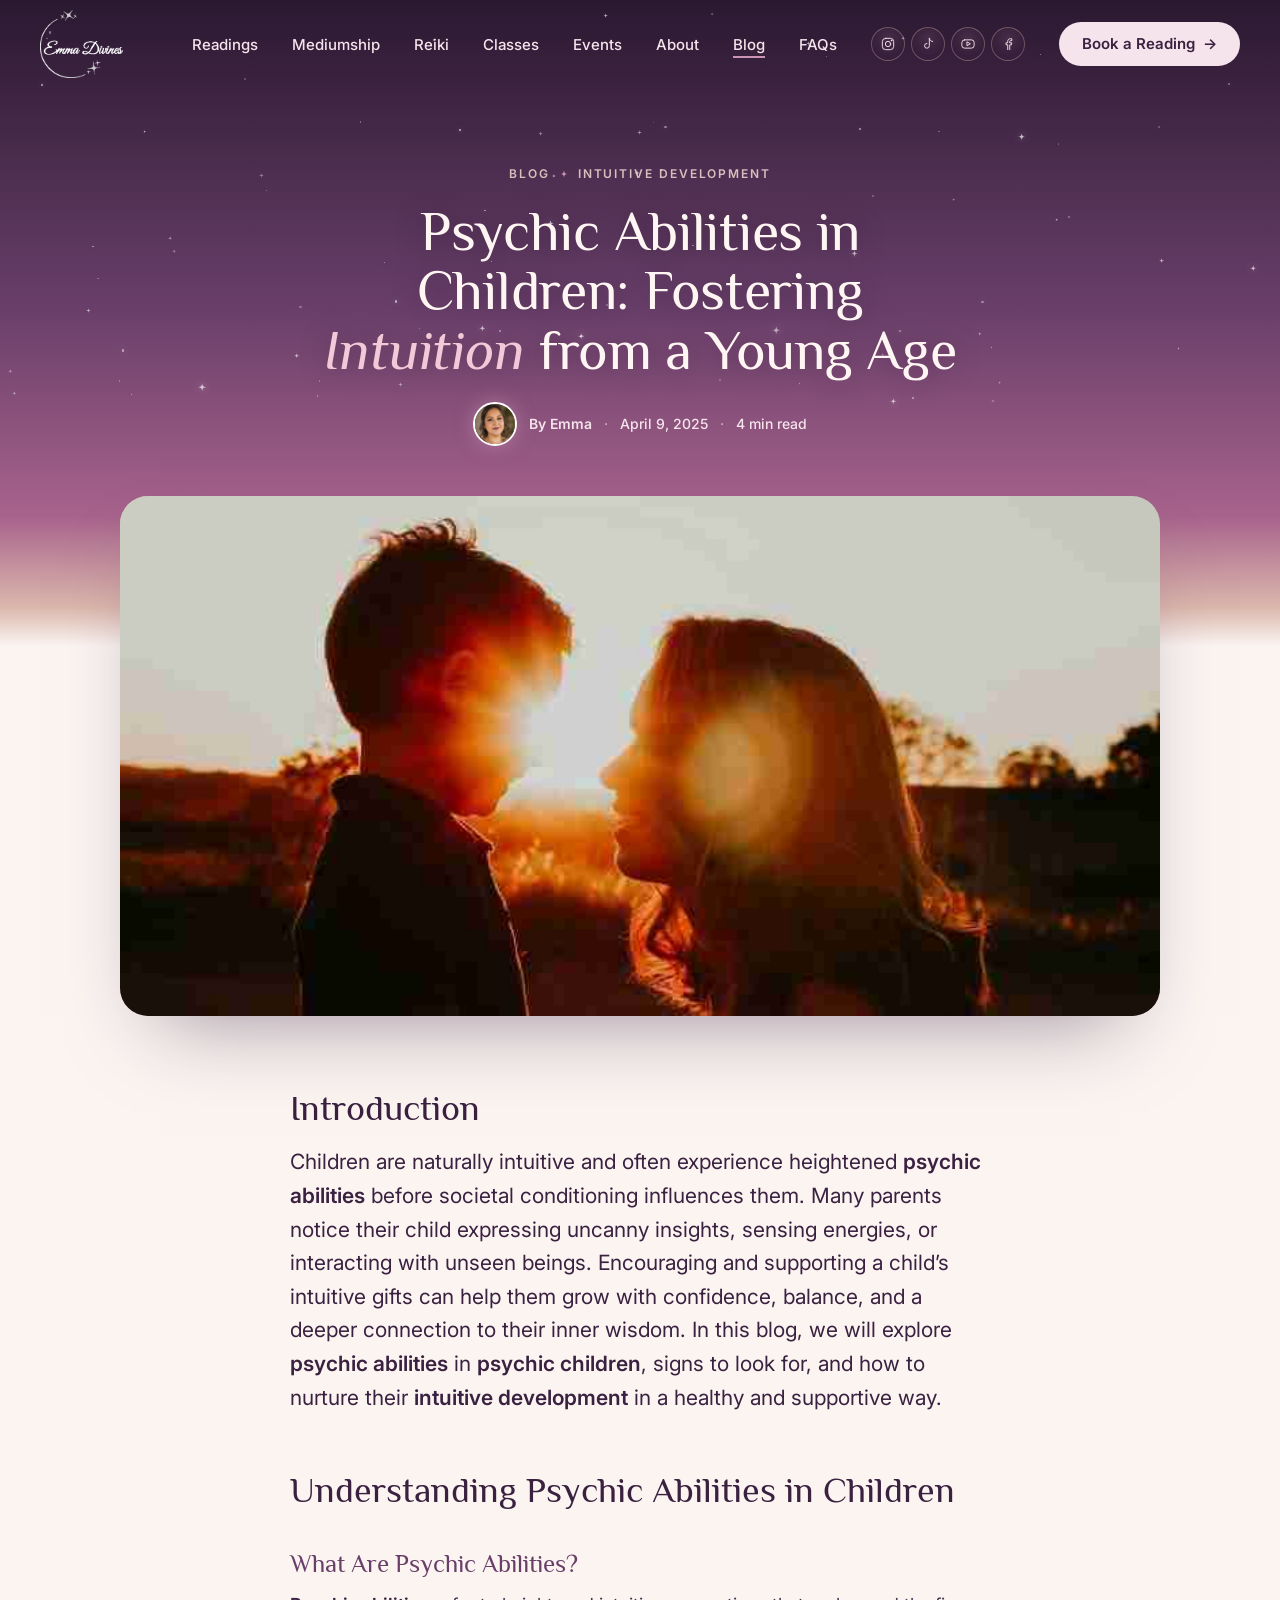
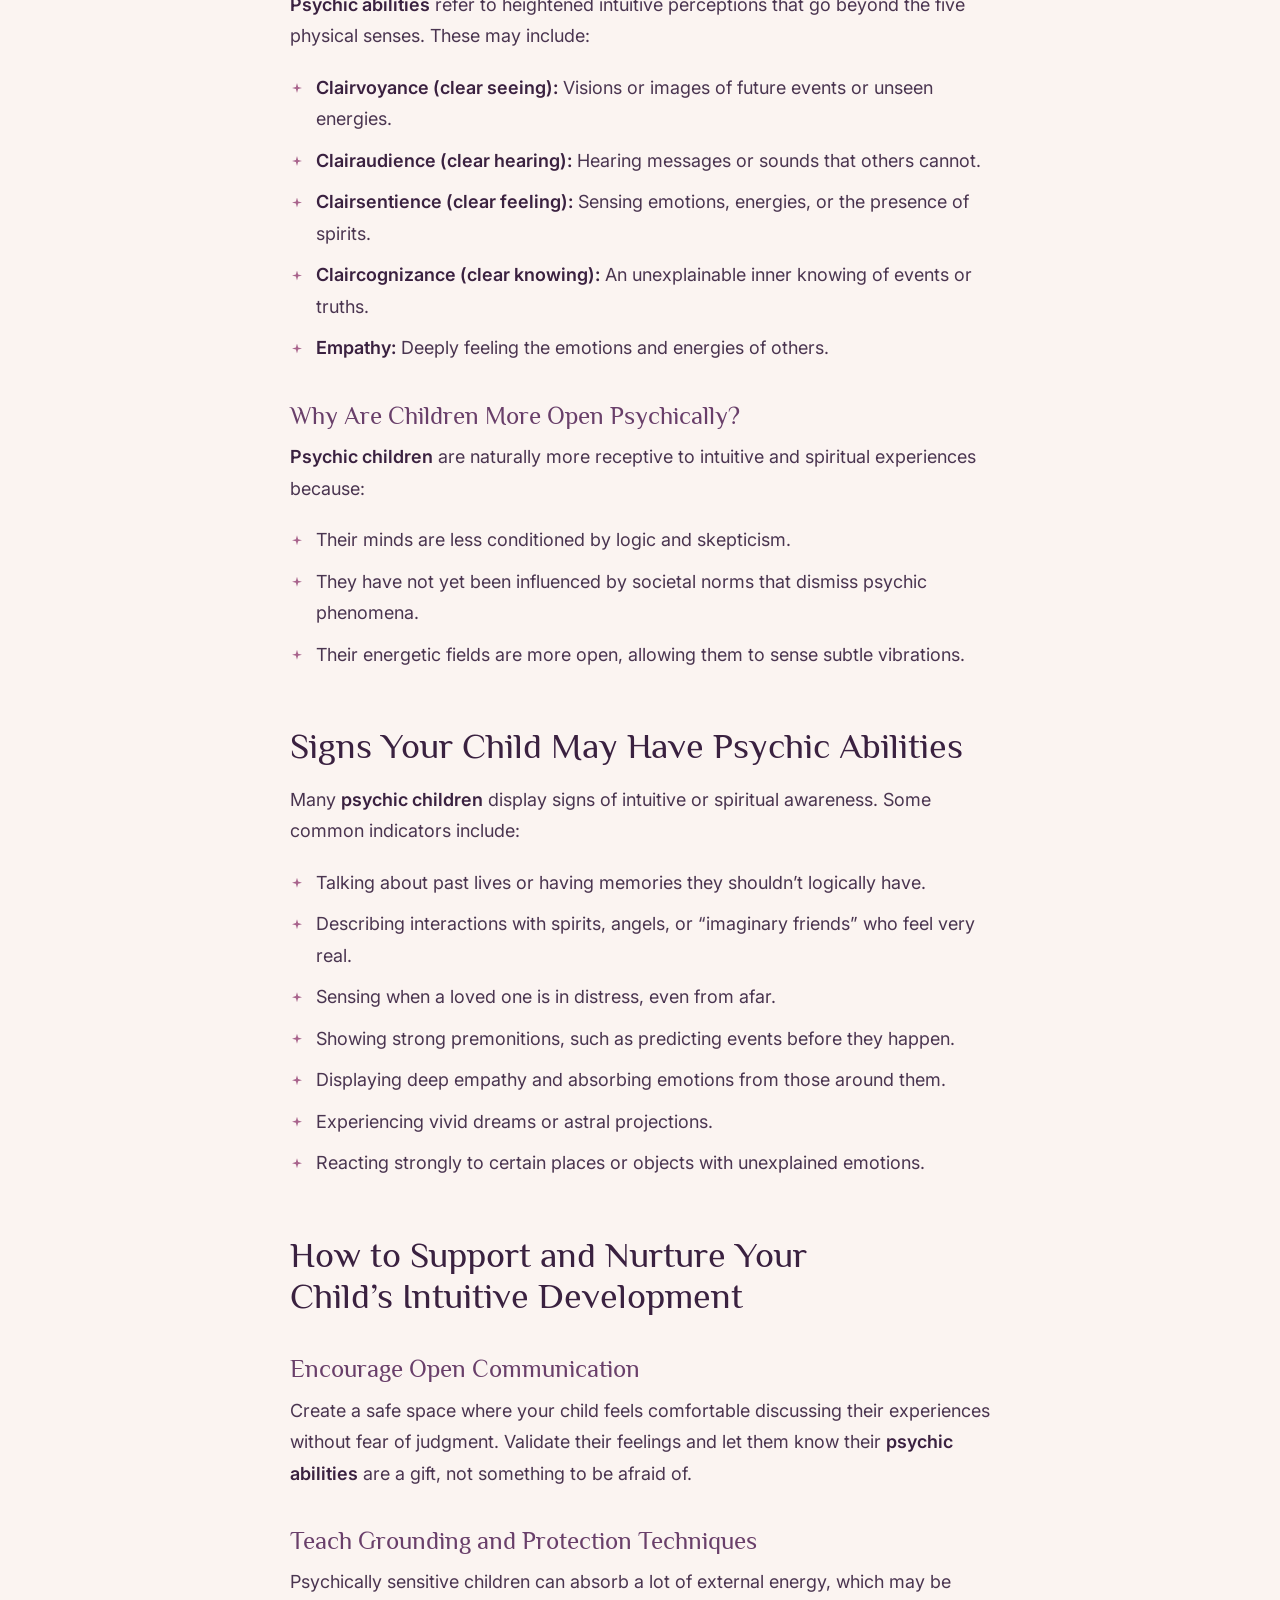
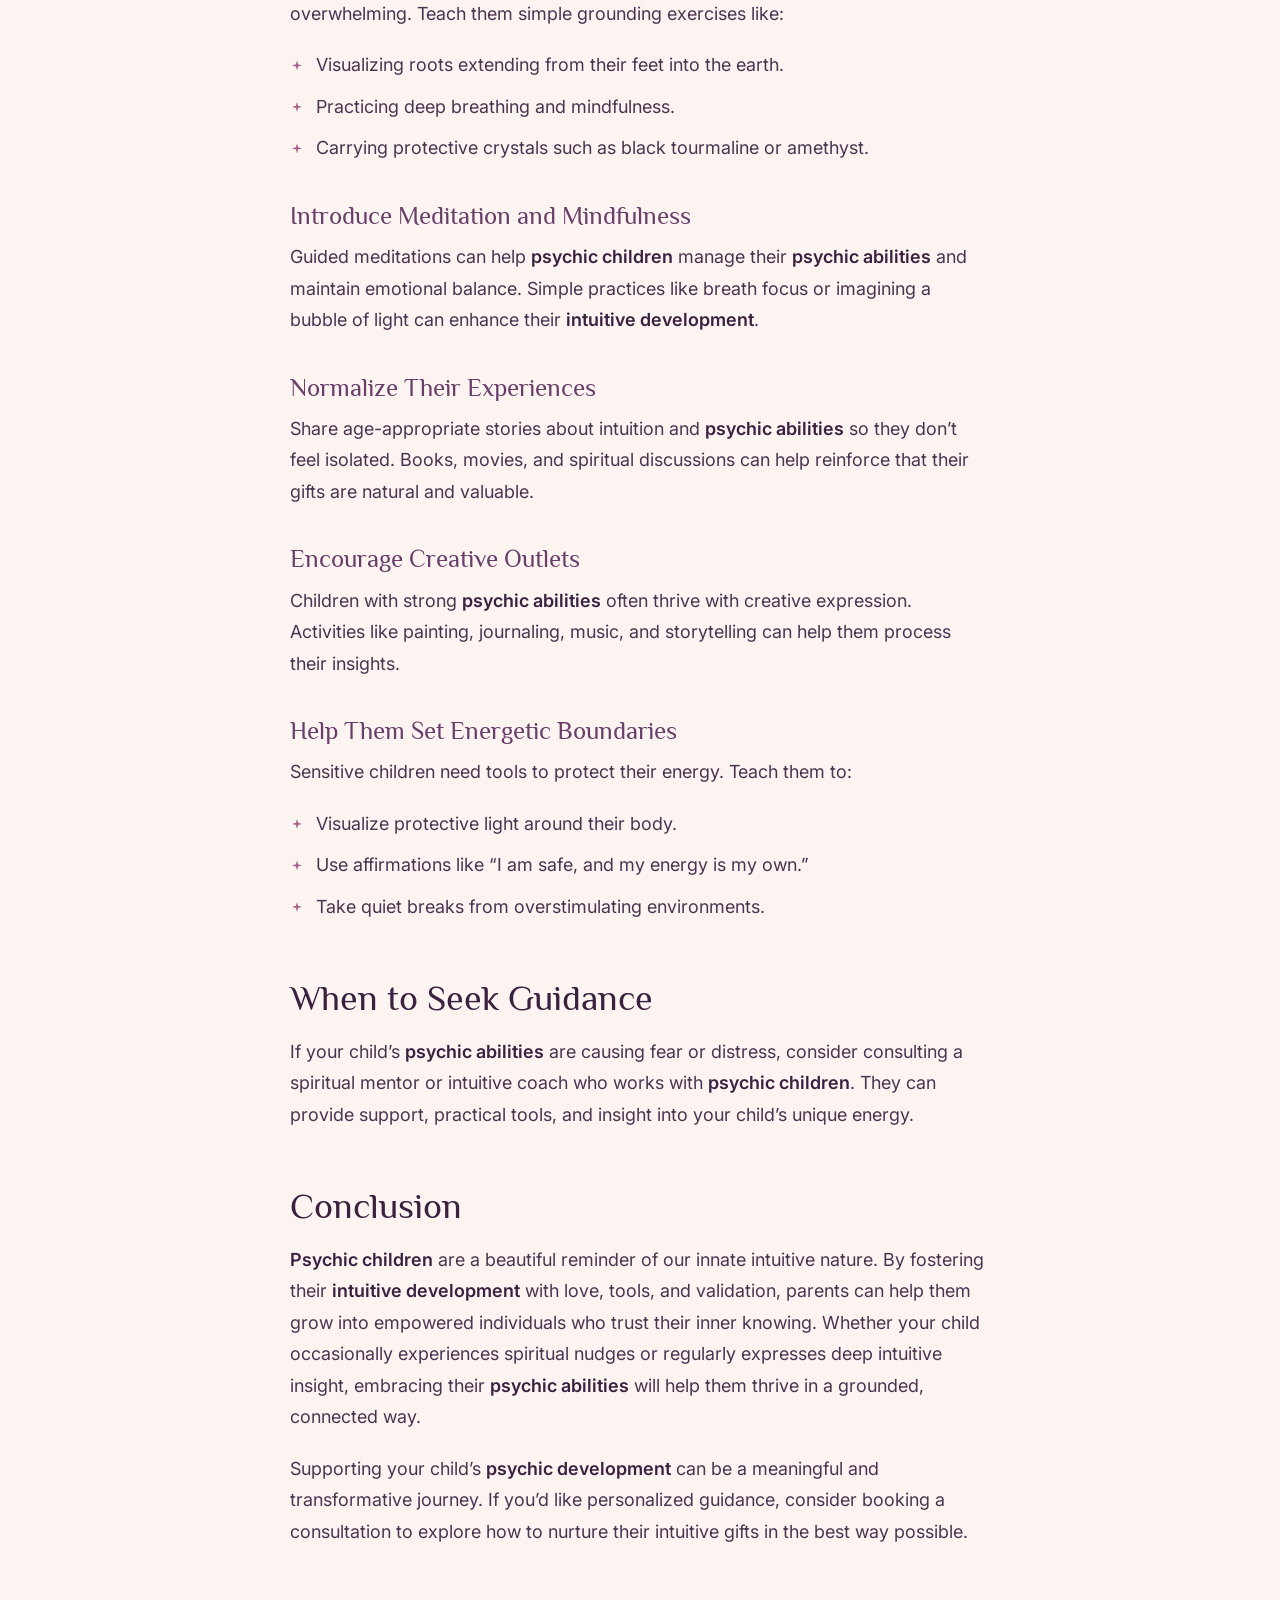
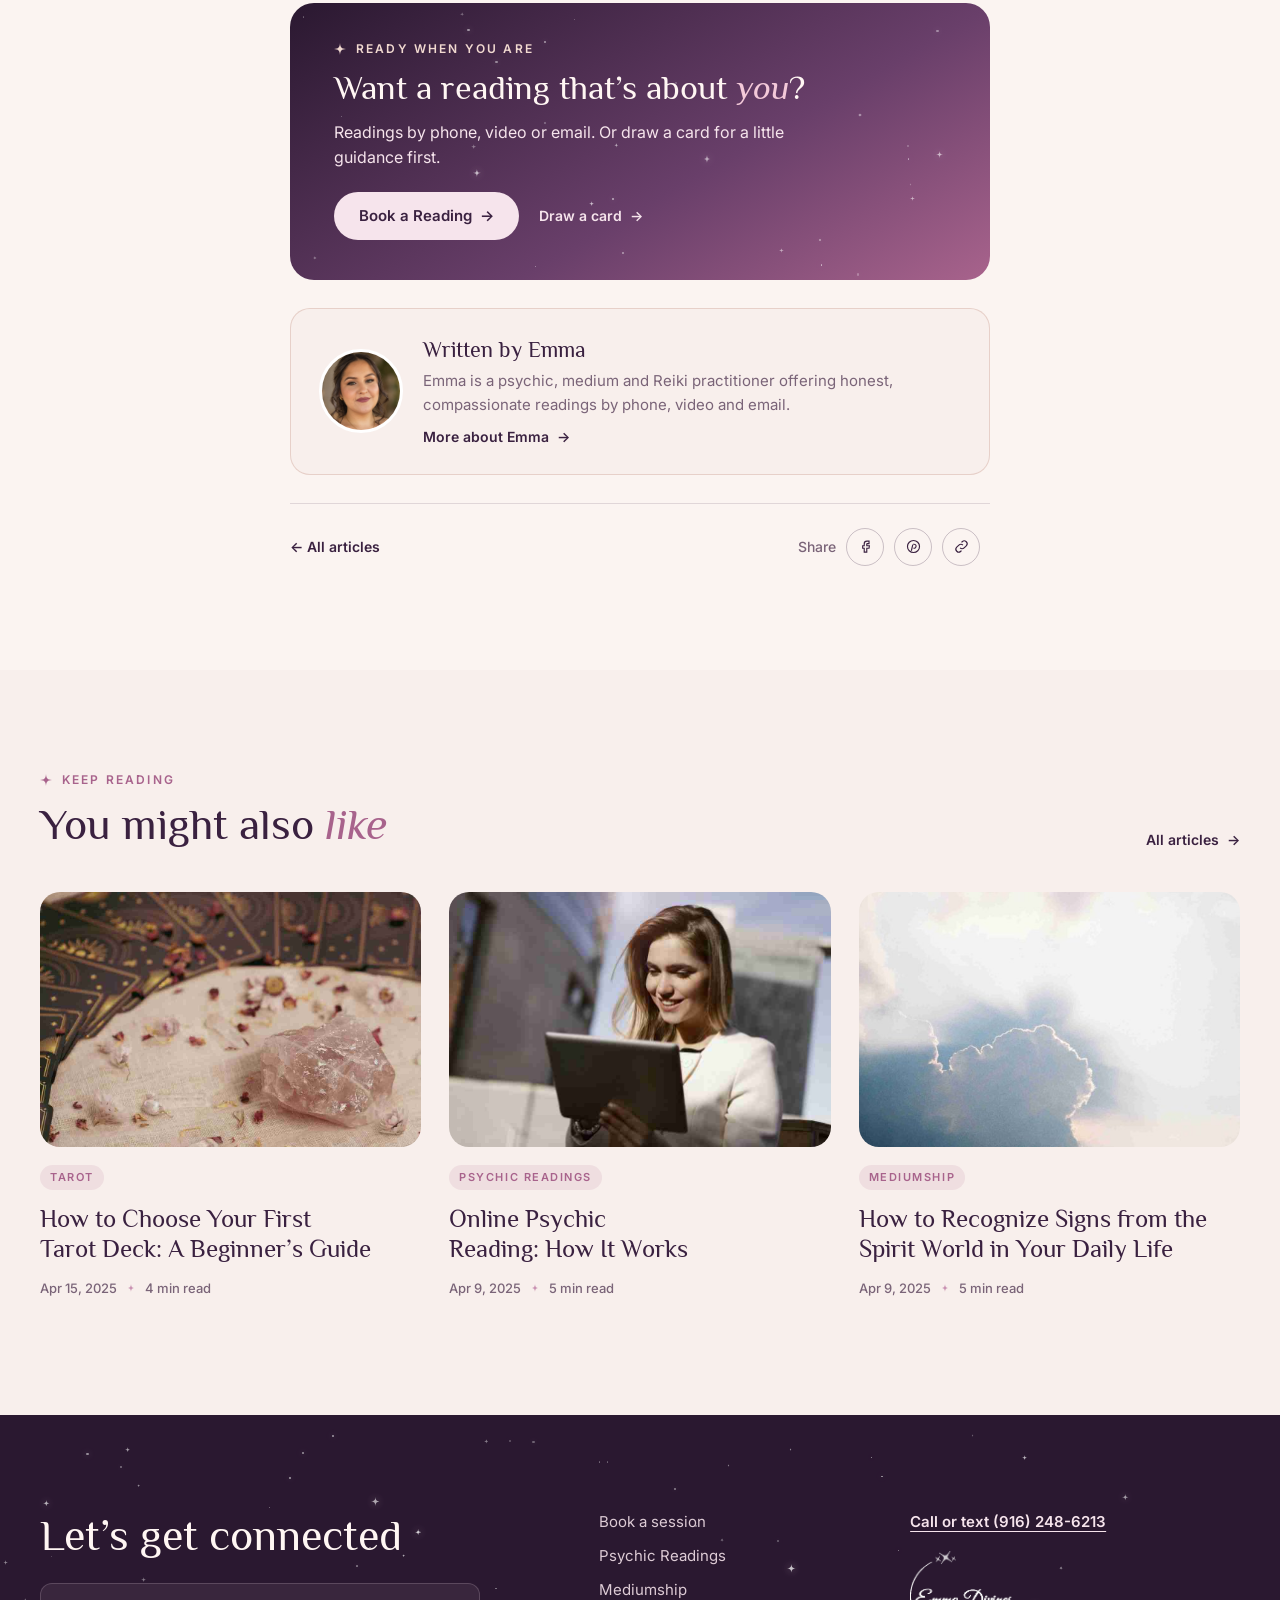
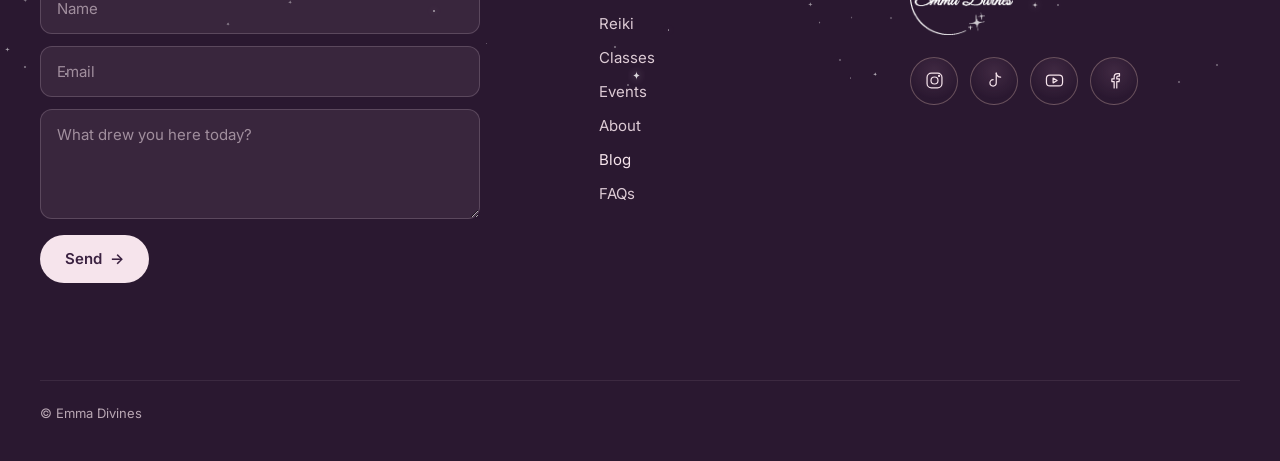
<file: article-psychic-children.html>
<!doctype html>
<html lang="en">
<head>
<meta charset="utf-8">
<meta name="viewport" content="width=device-width, initial-scale=1, viewport-fit=cover">
<title>Psychic Abilities in Children: Fostering Intuition from a Young Age · Emma Divines</title>
<meta name="description" content="Honest, compassionate psychic readings, mediumship and Reiki with Emma, by phone, video or email. See every session and price, or draw a card for a little guidance.">
<meta property="og:type" content="website">
<meta property="og:site_name" content="Emma Divines">
<meta property="og:title" content="Emma Divines · Readings, mediumship &amp; Reiki">
<meta property="og:description" content="Honest, compassionate guidance from wherever you are. Draw a card for a little guidance, or book a session.">

<meta property="og:image" content="https://emma-divines-prototype.vercel.app/images/og-image.jpg">
<meta property="og:image:width" content="1200">
<meta property="og:image:height" content="630">
<meta property="og:image:alt" content="Emma Divines homepage: tarot cards with prices and a photo of Emma">
<meta name="twitter:card" content="summary_large_image">
<meta name="twitter:image" content="https://emma-divines-prototype.vercel.app/images/og-image.jpg">
<link rel="icon" type="image/png" href="logo_color.png">
<link rel="apple-touch-icon" href="images/emma-avatar.jpg">
<link rel="preconnect" href="https://fonts.googleapis.com">
<link rel="preconnect" href="https://fonts.gstatic.com" crossorigin>
<link href="https://fonts.googleapis.com/css2?family=Inter:wght@400;500;600&family=Philosopher:ital,wght@0,400;0,700;1,400&display=swap" rel="stylesheet">
<style>
/* Velvet Dusk: one visual world (dusk → daylight → dusk → night), so colours are set explicitly rather than per OS theme. */
:root{
  color-scheme:light;
  /* brand palette (Emma's guide) */
  --deep-purple:#693F6A; --mauve:#A8638C; --terracotta:#C08977; --muted-purple:#936A94; --soft-rose:#CA93B3; --warm-blush:#DBB7AC;
  /* extensions: darker / lighter steps of the palette */
  --night:#2A1830; --plum:#3A2140; --cream:#FBF4F1; --blush-tint:#F8EFEC; --rose-light:#F3C9D9; --ink-soft:#7A6478; --on-dark:#F6E4EC;
  --f-display:Philosopher,Georgia,serif; --f-body:Inter,system-ui,-apple-system,sans-serif;
  --cw:200px; --ch:340px;
}
*{box-sizing:border-box}
[hidden]{display:none!important}
html{scroll-behavior:smooth;scroll-padding-top:80px;overflow-x:clip}
html,body{margin:0}
body{font-family:var(--f-body);-webkit-font-smoothing:antialiased;overflow-x:hidden;background:var(--cream);color:var(--plum)}
button{font:inherit;color:inherit;background:none;border:0;padding:0;cursor:pointer}
a{color:inherit}
:focus-visible{outline:2px solid var(--soft-rose);outline-offset:3px;border-radius:6px}
.wrap{max-width:1240px;margin-inline:auto;padding-inline:20px}
.sp{display:inline-block;width:12px;height:12px;vertical-align:-1px}
.eyebrow{display:flex;align-items:center;gap:10px;margin:0;font:600 12px/1 var(--f-body);letter-spacing:.18em;text-transform:uppercase;color:var(--mauve)}
.eyebrow svg{width:12px;height:12px}
h1,h2,h3{text-wrap:balance}
h2{font:400 44px/1.1 var(--f-display);margin:0;color:var(--plum)}
h2 em{font-style:italic;color:var(--mauve)}
.lede{font-size:17px;line-height:1.55;color:var(--ink-soft);max-width:560px;margin:0}
.draft-tag{display:inline-block;font:600 10px/1 var(--f-body);letter-spacing:.12em;text-transform:uppercase;padding:5px 8px;border-radius:999px;background:rgba(168,99,140,.12);color:var(--mauve)}

/* ---------- Buttons & links ---------- */
.btn{display:inline-flex;align-items:center;gap:8px;border-radius:999px;padding:14px 24px;font:600 15px/1.2 var(--f-body);text-decoration:none;border:1px solid transparent;white-space:nowrap;transition:transform .2s,background-color .2s,box-shadow .25s}
.btn:hover{transform:translateY(-1px)}
.btn .arr,.link .arr{transition:translate .2s}
.btn:hover .arr,.link:hover .arr{translate:3px 0}
.btn-plum{background:var(--plum);color:#FFF6F3}
.btn-purple{background:var(--deep-purple);color:#FFF6F3}
.btn-light{background:var(--on-dark);color:var(--plum)}
.btn-outline{border-color:rgba(58,33,64,.5);color:var(--plum)}
.btn-outline-light{border-color:rgba(246,228,236,.55);color:var(--on-dark)}
.link{display:inline-flex;align-items:center;gap:8px;font:600 14px/1.2 var(--f-body);color:var(--plum);text-decoration:none}

/* ---------- Header ---------- */
.site-header{position:fixed;inset:0 0 auto 0;z-index:40;padding-top:env(safe-area-inset-top,0px);transition:background-color .35s,box-shadow .35s,backdrop-filter .35s}
.site-header .wrap{height:88px;display:flex;align-items:center;justify-content:space-between;transition:height .35s}
.site-header.scrolled{background:rgba(42,24,48,.8);backdrop-filter:blur(14px);-webkit-backdrop-filter:blur(14px);box-shadow:0 1px 0 rgba(246,228,236,.08)}
.site-header.scrolled .wrap{height:68px}
.logo img{height:68px;display:block;transition:height .35s}
.scrolled .logo img{height:54px}
.nav{display:flex;align-items:center;gap:34px}
.nav a:not(.btn){text-decoration:none;font-weight:500;font-size:15px;color:var(--on-dark)}
.nav a:not(.btn):hover{text-decoration:underline;text-underline-offset:6px;text-decoration-color:var(--soft-rose)}
.nav .btn{padding:12px 22px}
.mobile-actions{display:none;align-items:center;gap:10px}
.menu-btn{display:flex;flex-direction:column;gap:5px;padding:13px 9px}
.menu-btn i{display:block;width:20px;height:1.6px;border-radius:1px;background:var(--on-dark)}
.mobile-menu{position:fixed;inset:0;z-index:60;background:linear-gradient(#2A1830,#693F6A);color:var(--on-dark);padding:calc(20px + env(safe-area-inset-top,0px)) 24px 32px;display:flex;flex-direction:column;gap:28px}
.mobile-menu[hidden]{display:none}
.mobile-menu .top{display:flex;justify-content:space-between;align-items:center}
.mobile-menu .top img{height:52px}
.mobile-menu nav{display:flex;flex-direction:column;gap:6px}
.mobile-menu nav a{font:400 34px/1.3 var(--f-display);text-decoration:none}
.close-btn{width:44px;height:44px;border-radius:50%;font-size:22px}

/* ---------- Hero ---------- */
.hero{position:relative;isolation:isolate;min-height:900px;padding-bottom:56px}
.hero-bg{position:absolute;inset:0;z-index:-1;overflow:hidden;background:linear-gradient(#2A1830,#693F6A 38%,#A8638C 75%,#DBB7AC)}
#aurora{position:absolute;inset:0;width:100%;height:100%;display:block}
.stars{position:absolute;inset:0;pointer-events:none}
.layer{position:absolute;left:0;right:0;will-change:transform}
.star,.dot{position:absolute;opacity:var(--o);animation:twinkle var(--t) ease-in-out var(--d) infinite}
.star{color:#fff}
.dot{border-radius:50%;background:#fff;box-shadow:0 0 6px rgba(255,240,246,.7)}
.layer:last-child .star{filter:drop-shadow(0 0 4px rgba(255,228,240,.75))}
/* a slow, shallow breathe rather than a blink */
@keyframes twinkle{0%,100%{opacity:var(--o)}50%{opacity:calc(var(--o) * .45)}}
.hero-inner{display:grid;grid-template-columns:470px minmax(0,1fr);column-gap:20px;align-items:start;padding-top:200px}
.copy{display:flex;flex-direction:column;gap:24px}
.hero .eyebrow{color:#F1D9D0}
h1{font:400 54px/1.06 var(--f-display);margin:0;color:#FFF6F3;letter-spacing:-.005em;text-shadow:0 2px 28px rgba(42,24,48,.35)}
h1 em{font-style:italic;color:var(--rose-light)}
.byline{display:flex;align-items:center;gap:22px}
.byline p{margin:0;font-size:17px;line-height:1.45;color:var(--on-dark);max-width:420px}
.avatar{flex:none;width:140px;height:140px;border-radius:50%;object-fit:cover;display:block;background:linear-gradient(135deg,#DBB7AC,#693F6A);border:4px solid #fff;box-shadow:0 0 36px 2px rgba(202,147,179,.55)}
.ctas{display:flex;gap:12px;flex-wrap:wrap}
.hero .btn-outline{border-color:rgba(58,33,64,.5)}
.offerings{display:flex;flex-direction:column;align-items:center;margin-top:-20px;min-width:0}
.tabs{display:flex;gap:8px;margin-top:18px}
.tab{padding:10px 20px;border-radius:999px;font:500 14px/1.2 var(--f-body);border:1px solid rgba(58,33,64,.35);color:var(--plum);white-space:nowrap;transition:background-color .25s,color .25s}
.tab[aria-selected=true]{background:var(--plum);color:var(--on-dark);border-color:var(--plum);font-weight:600}
.tab .short{display:none}
.pager{display:flex;align-items:center;gap:14px;font:500 13px/1 var(--f-body);color:var(--plum);margin-top:6px}
.pager[hidden]{display:none}
.pager .dots{display:flex;gap:6px}.pager .dots i{width:6px;height:6px;border-radius:50%;background:rgba(58,33,64,.3)}.pager .dots i.on{background:var(--plum)}
.pager button{font-weight:600;display:inline-flex;gap:6px;align-items:center}
.after-cards{display:flex;flex-direction:column;align-items:center;gap:10px;margin-top:18px}
.policy{font-size:13px;color:var(--plum);opacity:.8;margin:0;text-align:center}
.deck-hint{display:none}

/* ---------- Tarot cards ---------- */
.cards{position:relative;width:100%;height:calc(var(--ch) + 90px)}
.card{position:absolute;left:calc(50% - var(--cw) / 2);top:24px;width:var(--cw);height:var(--ch);perspective:1100px;cursor:pointer;
  transform:var(--final,none);transition:translate .35s cubic-bezier(.2,.8,.2,1),transform .55s cubic-bezier(.2,.8,.2,1),opacity .35s;
  animation:deal .8s cubic-bezier(.2,1.15,.35,1) calc(var(--i) * 85ms + 150ms) backwards}
.card.dealt{animation:none}
@keyframes deal{from{transform:translate(var(--dx),var(--dy)) rotate(var(--dr)) scale(.9);opacity:0}35%{opacity:1}to{transform:var(--final,none);opacity:1}}
.tilt,.flip{position:absolute;inset:0;transform-style:preserve-3d}
.tilt{transform:rotateX(var(--rx,0deg)) rotateY(var(--ry,0deg));transition:transform .25s ease-out,translate .35s cubic-bezier(.2,.8,.2,1),rotate .35s cubic-bezier(.2,.8,.2,1)}
.flip{transition:transform .75s cubic-bezier(.3,1.25,.4,1)}
.flipped .flip{transform:rotateY(180deg)}
.face{position:absolute;inset:0;backface-visibility:hidden;-webkit-backface-visibility:hidden;border-radius:16px;padding:10px;background:var(--cream);border:1px solid #fff;box-shadow:0 18px 40px -8px rgba(58,33,64,.42);overflow:hidden;transition:box-shadow .3s}
.back{transform:rotateY(180deg)}
.inner{height:100%;border:1px solid rgba(192,137,119,.7);border-radius:10px;padding:12px 12px 14px;display:flex;flex-direction:column;align-items:center;gap:8px;text-align:center}
.num{font:400 16px/1 var(--f-display);letter-spacing:.2em;color:var(--mauve);padding-left:.2em}
.art{flex:1;width:100%;border-radius:6px;position:relative;overflow:hidden;min-height:0}
.art svg{position:absolute;inset:0;width:100%;height:100%}
/* Emma's illustrated card art: arched window like her card frames, thin gold keyline */
.art-img{border-radius:999px 999px 6px 6px;background:#3A2140;box-shadow:inset 0 0 0 1px rgba(192,137,119,.55)}
.art-img img{position:absolute;inset:0;width:100%;height:100%;object-fit:cover;object-position:50% 18%}
.rcard .art-img img{object-position:50% 26%}
.art-img::after{content:"";position:absolute;inset:0;border-radius:inherit;box-shadow:inset 0 0 0 1px rgba(219,183,172,.6),inset 0 -24px 30px -20px rgba(42,24,48,.35);pointer-events:none}
.name{font:700 20px/1.15 var(--f-display);color:var(--plum);margin:4px 0 0}
.meta{font-size:13px;color:var(--ink-soft);margin:0}
.price{font:600 21px/1.1 var(--f-body);color:var(--deep-purple);margin:2px 0 0;font-variant-numeric:tabular-nums}
.front::before{content:"";position:absolute;inset:0;border-radius:inherit;pointer-events:none;opacity:0;transition:opacity .3s;z-index:2;
  background:radial-gradient(circle at var(--gx,50%) var(--gy,30%),rgba(255,255,255,.45),transparent 55%)}
.front::after{content:"";position:absolute;inset:-20%;pointer-events:none;z-index:3;background:linear-gradient(105deg,transparent 40%,rgba(255,255,255,.5) 50%,transparent 60%);
  transform:translateX(-120%);animation:shimmer 1.1s ease-out calc(var(--i) * 85ms + 900ms) 1 both}
@keyframes shimmer{to{transform:translateX(120%)}}
.back .inner{justify-content:center;gap:10px;padding:14px}
.back .name{margin:0}
.desc{font-size:14px;line-height:1.5;color:var(--ink-soft);margin:0}
.btn-book{background:var(--deep-purple);color:#FFF6F3;padding:11px 18px;font-size:14px;margin-top:4px}
.turn{font:inherit;font-size:12px;color:var(--ink-soft);opacity:.85;background:none;border:0;padding:8px 12px;margin:-4px 0 -8px;cursor:pointer;text-decoration:underline;text-underline-offset:3px;border-radius:999px}
.turn:hover{opacity:1}
/* only the face you can see takes taps, so a tap never lands on the hidden side */
.card:not(.flipped) .back,.card.flipped .front{pointer-events:none}
.mini-draft{font-size:10px;letter-spacing:.08em;text-transform:uppercase;color:var(--mauve);opacity:.8}
.cards .card:hover,.cards .card.flipped{translate:0 -28px;z-index:20}
.cards .card:hover .tilt,.cards .card.flipped .tilt{rotate:calc(var(--r) * -1)}
@media (hover:hover) and (pointer:fine){.card:hover .front::before{opacity:1}.card:hover .face{box-shadow:0 30px 60px -12px rgba(58,33,64,.5)}}
.card.toss{animation:toss .38s cubic-bezier(.5,0,.75,0) forwards}
@keyframes toss{to{transform:translate(-135%,-14px) rotate(-20deg);opacity:0}}

/* ---------- Sections ---------- */
section.band{padding-block:112px}
.how{background:linear-gradient(#DBB7AC,#F8EFEC 220px)}
.sec-head{display:flex;flex-direction:column;align-items:center;gap:16px;text-align:center}
.steps{list-style:none;margin:64px 0 0;padding:0;display:grid;grid-template-columns:repeat(3,minmax(0,1fr));gap:48px;position:relative}
.steps::before{content:"";position:absolute;top:36px;left:16%;right:16%;border-top:1px dashed rgba(105,63,106,.35)}
.step{display:flex;flex-direction:column;align-items:center;text-align:center;gap:12px;position:relative}
.step .n{width:72px;height:72px;border-radius:50%;display:grid;place-items:center;background:var(--cream);border:1px solid rgba(192,137,119,.7);box-shadow:0 0 0 6px var(--blush-tint);font:400 24px/1 var(--f-display);color:var(--deep-purple);letter-spacing:.06em}
.step h3{font:700 24px/1.2 var(--f-display);margin:8px 0 0;color:var(--plum)}
.step p{margin:0;font-size:15px;line-height:1.55;color:var(--ink-soft);max-width:280px}

.draw{position:relative;isolation:isolate;overflow:hidden;color:var(--on-dark);background:linear-gradient(#2A1830,#693F6A 60%,#A8638C)}
.draw::before{content:"";position:absolute;inset:-20% -10%;z-index:-1;pointer-events:none;
  background:radial-gradient(42% 24% at 28% 26%,rgba(243,201,217,.2),transparent 70%),radial-gradient(36% 20% at 74% 18%,rgba(202,147,179,.18),transparent 70%);
  animation:drift 28s ease-in-out infinite alternate}
@keyframes drift{to{transform:translate3d(4%,3%,0) scale(1.08)}}
.draw .eyebrow{color:#F1D9D0}
.draw h2{color:#FFF6F3}.draw h2 em{color:var(--rose-light)}
.draw .lede{color:var(--on-dark);opacity:.85}
.draw-stage{position:relative;margin-top:56px;min-height:460px;display:flex;flex-direction:column;align-items:center}
.backs{display:flex;gap:28px;justify-content:center;transition:opacity .35s;perspective:1200px}
/* the cards fall from the sky flipping side over side (back ⇄ face), then settle into the spread */
.backs.await .cback{opacity:0}
/* no opacity animation on .cback itself: it would flatten the 3D and show the back face mirrored */
.cback{width:200px;height:330px;position:relative;cursor:pointer;transform-style:preserve-3d;transition:transform .35s cubic-bezier(.2,.8,.2,1),opacity .35s}
.cback:nth-child(1){rotate:-6deg;translate:0 14px}.cback:nth-child(3){rotate:6deg;translate:0 14px}
.cb-face{position:absolute;inset:0;display:block;border-radius:16px;padding:10px;backface-visibility:hidden;-webkit-backface-visibility:hidden;
  box-shadow:0 22px 50px -12px rgba(0,0,0,.5);transition:box-shadow .5s}
.cb-back{background:radial-gradient(circle at 50% 45%,#7E4C80,#3A2140 70%);border:1px solid rgba(219,183,172,.6)}
.cb-front{transform:rotateY(180deg);background:var(--cream);border:1px solid #fff}
.cb-back .inner{border-color:rgba(219,183,172,.45);padding:0;position:relative}
.cb-front .inner{border-color:rgba(192,137,119,.7);padding:0;position:relative}
.cb-label{position:absolute;top:8%;left:0;right:0;text-align:center;font:400 11px/1 var(--f-display);letter-spacing:.3em;text-transform:uppercase;color:#DBB7AC;padding-left:.3em}
.cb-front .cb-label{color:var(--mauve)}
.cback:hover,.cback:focus-visible{transform:translateY(-16px)}
.cback:hover .cb-face,.cback:focus-visible .cb-face{box-shadow:0 0 0 1px var(--soft-rose),0 0 48px 6px rgba(202,147,179,.45),0 22px 50px -12px rgba(0,0,0,.5)}
.cback svg,.rv-back svg{width:100%;height:100%;display:block}
.cback.dropping{pointer-events:none;animation:cardDrop 1.9s cubic-bezier(.25,.75,.3,1) calc(var(--i) * 230ms) both}
.cback.dropping .cb-face{box-shadow:0 0 50px 14px rgba(243,201,217,.42)}
@keyframes cardDrop{
  0%{transform:translateY(-600px) rotateY(var(--flips)) rotateZ(var(--tilt)) scale(.7)}
  72%{transform:translateY(14px) rotateY(-14deg) rotateZ(0deg) scale(1.02)}
  86%{transform:translateY(-5px) rotateY(5deg) scale(1)}
  100%{transform:none}}
.cback.landed .cb-face{animation:landGlow 1.3s ease-out}
@keyframes landGlow{
  0%{box-shadow:0 0 0 1px #CA93B3,0 0 70px 18px rgba(202,147,179,.65),0 22px 50px -12px rgba(0,0,0,.5)}
  100%{box-shadow:0 0 0 1px rgba(202,147,179,0),0 0 0 0 rgba(202,147,179,0),0 22px 50px -12px rgba(0,0,0,.5)}}
.burst{position:absolute;width:var(--bs);height:var(--bs);color:#F6E4EC;pointer-events:none;z-index:2;animation:burst .95s ease-out forwards}
@keyframes burst{from{opacity:1;transform:translate(0,0) scale(1)}to{opacity:0;transform:translate(var(--bx),var(--by)) scale(.3) rotate(120deg)}}
.backs.picking .cback:not(.picked){opacity:0;transform:translateY(40px)}
.backs.picking .cback.picked{transform:translateY(-30px) scale(1.05)}
.reveal{display:flex;flex-direction:column;align-items:center;gap:20px}
.reveal[hidden]{display:none}
.rcard{width:280px;height:440px;position:relative;perspective:1200px}
.rcard .face{box-shadow:0 0 0 1px var(--soft-rose),0 0 60px 10px rgba(202,147,179,.4),0 30px 60px -12px rgba(0,0,0,.5)}
.rcard .rv-back{background:radial-gradient(circle at 50% 45%,#7E4C80,#3A2140 70%);border-color:rgba(219,183,172,.6)}
.rcard .front .inner{gap:9px;justify-content:center}
.chosen-tag{font:600 11px/1 var(--f-body);letter-spacing:.14em;text-transform:uppercase;color:var(--mauve)}
.rcard .art{flex:0 0 120px;width:100%}
.again{color:var(--on-dark)}

.emma{background:var(--cream)}
.emma-grid{display:grid;grid-template-columns:420px minmax(0,1fr);gap:80px;align-items:center}
.arch{aspect-ratio:420/520;max-width:100%;border-radius:999px 999px 24px 24px;position:relative;overflow:hidden;
  background:radial-gradient(circle at 50% 30%,#CA93B3,#693F6A 75%);box-shadow:0 30px 60px -20px rgba(58,33,64,.45);border:8px solid #fff;outline:1px solid rgba(192,137,119,.5)}
.arch img{position:absolute;inset:0;width:100%;height:100%;object-fit:cover;object-position:50% 30%}
.arch svg{position:absolute;inset:0;width:100%;height:100%}
.emma-copy{display:flex;flex-direction:column;gap:20px;min-width:0}
.roles{display:flex;flex-wrap:wrap;gap:8px;padding:0;margin:0;list-style:none}
.roles li{padding:8px 14px;border-radius:999px;border:1px solid rgba(105,63,106,.25);font-size:14px;color:var(--deep-purple)}

.life{background:linear-gradient(var(--cream),#F5E8E3)}
.life-top{display:flex;justify-content:space-between;align-items:flex-end;gap:32px;flex-wrap:wrap}
.life-head{display:flex;flex-direction:column;gap:14px;max-width:560px}
.life-ctas{display:flex;gap:20px;align-items:center;flex-wrap:wrap}
.life-grid{list-style:none;margin:48px 0 0;padding:0;display:grid;grid-template-columns:repeat(4,minmax(0,1fr));gap:24px}
.life-grid figure{margin:0;display:flex;flex-direction:column;gap:12px}
.life-grid img{width:100%;height:auto;aspect-ratio:4/5;object-fit:cover;border-radius:16px;display:block;box-shadow:0 18px 40px -18px rgba(58,33,64,.35);transition:transform .4s cubic-bezier(.2,.8,.2,1)}
.life-grid li:hover img{transform:translateY(-4px)}
.life-grid figcaption{font:400 18px/1.2 var(--f-display);color:var(--plum)}
.reviews{background:var(--blush-tint)}
.rev-wrap{margin-top:48px}
.rev-grid{display:flex;gap:24px;overflow-x:auto;scroll-snap-type:x mandatory;scroll-behavior:smooth;padding:4px 2px 16px;scrollbar-width:none}
.rev-grid::-webkit-scrollbar{display:none}
.rev-controls{display:flex;gap:10px;justify-content:flex-end;margin-top:8px}
.rev-btn{width:48px;height:48px;border-radius:50%;border:1px solid rgba(58,33,64,.3);font-size:18px;color:var(--plum);transition:background-color .2s,opacity .2s}
.rev-btn:hover{background:rgba(105,63,106,.08)}
.rev-btn:disabled{opacity:.35;cursor:default}
.rev{flex:0 0 calc((100% - 48px) / 3);scroll-snap-align:start;background:var(--cream);border:1px solid rgba(192,137,119,.35);border-radius:20px;padding:28px;display:flex;flex-direction:column;gap:14px;min-width:0}
.rev .stars-row{color:var(--mauve);letter-spacing:3px;font-size:15px}
.rev blockquote{margin:0;font-size:16px;line-height:1.6;color:var(--plum);display:-webkit-box;-webkit-box-orient:vertical;-webkit-line-clamp:6;overflow:hidden}
.rev.open blockquote{-webkit-line-clamp:unset;display:block}
.rev .more{align-self:flex-start;font:600 13px/1 var(--f-body);color:var(--mauve)}
.rev .more[hidden]{display:none}
.rev .who{display:flex;align-items:center;gap:12px;margin-top:auto;padding-top:8px;font-size:13px;color:var(--ink-soft)}
.rev .who b{display:block;font:700 16px/1.2 var(--f-display);color:var(--plum)}
.rev .who i{flex:none;width:40px;height:40px;border-radius:50%;display:grid;place-items:center;font:600 14px/1 var(--f-body);font-style:normal;color:#fff;background:linear-gradient(135deg,#CA93B3,#693F6A)}
.rev-note{text-align:center;margin:20px 0 0;font-size:13px;color:var(--ink-soft)}
/* after the proof, the next step: Book a Reading + the quieter Google link */
.rev-cta{display:flex;justify-content:center;align-items:center;flex-wrap:wrap;gap:28px;margin-top:36px}
.rev-cta .link{font-size:14px}
@media (max-width:600px){.rev-cta{flex-direction:column;gap:18px;margin-top:28px}}
.g-chip{display:inline-flex;gap:8px;align-items:center;padding:8px 14px;border-radius:999px;background:var(--cream);border:1px solid rgba(192,137,119,.35);font:600 13px/1 var(--f-body);color:var(--plum)}
.g-chip b{color:var(--mauve);letter-spacing:2px}

.faq{background:var(--cream)}
.faq-grid{display:grid;grid-template-columns:360px minmax(0,1fr);gap:80px;align-items:start}
.faq-side{display:flex;flex-direction:column;gap:18px;position:sticky;top:110px}
details{border-bottom:1px solid rgba(105,63,106,.15)}
details:first-child{border-top:1px solid rgba(105,63,106,.15)}
summary{list-style:none;cursor:pointer;display:flex;justify-content:space-between;align-items:center;gap:20px;padding:24px 0;font:700 21px/1.3 var(--f-display);color:var(--plum)}
summary::-webkit-details-marker{display:none}
summary .pm{flex:none;width:32px;height:32px;border-radius:50%;border:1px solid rgba(105,63,106,.3);position:relative;transition:transform .3s,background-color .3s}
summary .pm::before,summary .pm::after{content:"";position:absolute;left:50%;top:50%;width:12px;height:1.5px;background:var(--deep-purple);translate:-50% -50%}
summary .pm::after{rotate:90deg;transition:rotate .3s}
details[open] summary .pm{background:var(--deep-purple)}
details[open] summary .pm::before,details[open] summary .pm::after{background:#fff}
details[open] summary .pm::after{rotate:0deg}
details p{margin:0 0 24px;font-size:16px;line-height:1.6;color:var(--ink-soft);max-width:620px}
details p a{color:var(--deep-purple);font-weight:600}

.footer{background:var(--night);color:var(--on-dark);padding-block:96px calc(40px + env(safe-area-inset-bottom,0px));position:relative;overflow:hidden}
.foot-grid{display:grid;grid-template-columns:minmax(0,1.2fr) minmax(0,.6fr) minmax(0,.8fr);gap:64px}
.footer h2{color:#FFF6F3}
.form{display:flex;flex-direction:column;gap:12px;margin-top:24px;max-width:440px}
.form label{position:absolute;width:1px;height:1px;overflow:hidden;clip:rect(0 0 0 0)}
.form input,.form textarea{width:100%;font:15px/1.4 var(--f-body);color:var(--on-dark);background:rgba(246,228,236,.07);border:1px solid rgba(246,228,236,.18);border-radius:12px;padding:14px 16px}
.form input::placeholder,.form textarea::placeholder{color:rgba(246,228,236,.55)}
.form textarea{min-height:110px;resize:vertical}
.form .btn{align-self:flex-start;margin-top:4px}
.form-note{font-size:13px;color:var(--rose-light);min-height:1em;margin:0}
.foot-links{list-style:none;margin:0;padding:0;display:flex;flex-direction:column;gap:14px}
.foot-links a{text-decoration:none;font-size:15px;opacity:.88}.foot-links a:hover{opacity:1;text-decoration:underline;text-underline-offset:5px}
.social{display:flex;gap:12px;margin-top:22px}
.social a{position:relative;width:48px;height:48px;border-radius:50%;display:grid;place-items:center;color:#F6E4EC;text-decoration:none;
  border:1px solid rgba(219,183,172,.35);background:radial-gradient(circle at 50% 30%,rgba(202,147,179,.14),transparent 70%);
  transition:transform .35s cubic-bezier(.2,.8,.2,1),border-color .3s,box-shadow .3s,color .3s}
.social a svg:first-child{width:21px;height:21px;fill:none;stroke:currentColor;stroke-width:1.4;stroke-linecap:round;stroke-linejoin:round}
.social a .tw{position:absolute;top:-3px;right:-3px;width:11px;height:11px;color:#DBB7AC;opacity:0;transform:scale(.3) rotate(-45deg);transition:opacity .3s,transform .45s cubic-bezier(.2,1.4,.4,1)}
.social a:hover,.social a:focus-visible{transform:translateY(-3px);color:#fff;border-color:#CA93B3;box-shadow:0 0 22px 2px rgba(202,147,179,.45)}
.social a:hover .tw,.social a:focus-visible .tw{opacity:1;transform:scale(1) rotate(0deg)}
.foot-brand img{height:84px;display:block}
.copyright{margin-top:72px;padding-top:24px;border-top:1px solid rgba(246,228,236,.12);font-size:13px;opacity:.7;display:flex;justify-content:space-between;gap:16px;flex-wrap:wrap}

/* capture mode: no entrance animations, so the snapshot shows the finished state */
html.capture .card,html.capture .front::after{animation:none!important}
/* Figma's capture ignores backface-visibility and can't snapshot the WebGL sky cleanly:
   hide the reverse sides and show the static gradient that sits behind the shader */
html.capture .face.back,html.capture .cb-front,html.capture #aurora{display:none!important}

/* ---------- Shooting stars ---------- */
.shoots{position:absolute;inset:0;pointer-events:none;overflow:hidden}
.shoot{position:absolute;height:1.6px;width:var(--len);border-radius:2px;background:linear-gradient(90deg,rgba(255,246,243,0),rgba(255,246,243,.95));
  transform-origin:100% 50%;rotate:var(--a);opacity:0;animation:shoot var(--dur) cubic-bezier(.3,.1,.4,1) forwards}
.shoot::after{content:"";position:absolute;right:-2px;top:50%;width:4px;height:4px;margin-top:-2px;border-radius:50%;background:#fff;box-shadow:0 0 8px 2px rgba(255,236,244,.8)}
@keyframes shoot{0%{opacity:0;translate:0 0}12%{opacity:1}70%{opacity:.9}100%{opacity:0;translate:var(--dx) var(--dy)}}

/* ---------- Scroll reveals (only armed when JS + IntersectionObserver run and motion is allowed) ---------- */
.js-reveal [data-reveal]{transition:opacity .9s ease,translate .9s cubic-bezier(.2,.8,.2,1),scale .9s cubic-bezier(.2,.8,.2,1);transition-delay:var(--rd,0ms)}
.js-reveal [data-reveal].pre{opacity:0;translate:0 32px}
.js-reveal [data-reveal=left].pre{translate:-40px 0}
.js-reveal [data-reveal=right].pre{translate:40px 0}
.js-reveal [data-reveal=scale].pre{translate:0 24px;scale:.94}
@media (max-width:1024px){.js-reveal [data-reveal=left].pre,.js-reveal [data-reveal=right].pre{translate:0 32px}}

/* ---------- Prices dialog ---------- */
dialog{border:0;border-radius:20px;padding:0;width:min(720px,calc(100% - 32px));max-height:85vh;background:var(--cream);color:var(--plum);box-shadow:0 30px 80px -20px rgba(28,16,32,.6)}
dialog::backdrop{background:rgba(28,16,32,.55);backdrop-filter:blur(4px)}
dialog[open]{animation:pop .35s cubic-bezier(.2,1.1,.3,1)}
@keyframes pop{from{opacity:0;transform:translateY(16px) scale(.98)}}
.dlg-head{position:sticky;top:0;background:var(--cream);display:flex;justify-content:space-between;align-items:center;padding:22px 28px 14px;border-bottom:1px solid rgba(105,63,106,.12)}
.dlg-head h2{font:700 28px/1.1 var(--f-display);color:var(--deep-purple)}
.dlg-body{padding:8px 28px 24px}
.grp h3{font:600 12px/1 var(--f-body);letter-spacing:.16em;color:var(--mauve);margin:22px 0 6px}
.row{display:grid;grid-template-columns:minmax(0,1fr) auto auto;gap:16px;align-items:center;padding:12px 0;border-bottom:1px solid rgba(105,63,106,.1)}
.row b{font:700 18px/1.2 var(--f-display)}.row small{display:block;font-size:13px;color:var(--ink-soft);margin-top:2px}
.row .p{font-weight:600;font-size:16px;font-variant-numeric:tabular-nums}
.row a{font:600 13px/1 var(--f-body);padding:9px 14px;border-radius:999px;background:var(--deep-purple);color:#fff;text-decoration:none}
.dlg-policy{font-size:13px;color:var(--ink-soft);margin:18px 0 0}

/* ---------- Draw a card: Ask the cards (focus → fan of 22 Major Arcana → reading) ---------- */
.dstep{display:flex;flex-direction:column;align-items:center;gap:22px;width:100%}
.dstep[hidden]{display:none}
.dstep.enter{animation:stepIn .6s cubic-bezier(.2,.8,.2,1) both}
@keyframes stepIn{from{opacity:0;transform:translateY(18px)}}
.step-title{font:400 32px/1.15 var(--f-display);color:#FFF6F3;margin:0;text-align:center;text-wrap:balance}
.step-sub{margin:-10px 0 0;font-size:16px;color:var(--on-dark);opacity:.85;text-align:center}
.focus-chips{display:flex;flex-wrap:wrap;justify-content:center;gap:12px;max-width:780px}
.fchip{display:inline-flex;align-items:center;gap:10px;padding:14px 22px;border-radius:999px;border:1px solid rgba(243,201,217,.55);color:#F6E4EC;font:500 16px/1 var(--f-body);transition:background-color .25s,color .25s,box-shadow .3s,transform .2s}
.fchip svg{width:11px;height:11px;color:#F3C9D9}
.fchip:hover{transform:translateY(-2px);border-color:#F3C9D9}
.fchip[aria-pressed=true]{background:var(--cream);color:var(--plum);border-color:var(--cream);box-shadow:0 0 26px 2px rgba(202,147,179,.6)}
.fchip[aria-pressed=true] svg{color:var(--mauve)}
.deck-stage{position:relative;display:flex;flex-direction:column;align-items:center;margin-top:18px}
/* the face-down deck: same card-back art as the 22-card fan */
.deck{position:relative;width:150px;height:240px;cursor:pointer;filter:drop-shadow(0 0 44px rgba(202,147,179,.35))}
.deck i{position:absolute;inset:0;border-radius:14px;background:radial-gradient(circle at 50% 45%,#7E4C80,#3A2140 75%);border:1px solid rgba(219,183,172,.65);box-shadow:0 8px 18px -6px rgba(0,0,0,.45);transform:translate(var(--dx),var(--dy)) rotate(var(--dr));transition:transform .35s cubic-bezier(.2,.8,.2,1)}
.deck i::before{content:"";position:absolute;inset:6%;border:1px solid rgba(219,183,172,.4);border-radius:9px}
.deck i::after{content:"";position:absolute;left:31%;right:31%;top:50%;aspect-ratio:1;translate:0 -50%;border:1px solid rgba(219,183,172,.55);border-radius:50%}
.deck i svg{position:absolute;left:50%;top:50%;width:16%;height:16%;translate:-50% -50%;color:#F6E4EC}
.deck i:nth-child(1){--dx:-8px;--dy:7px;--dr:-9deg}.deck i:nth-child(2){--dx:7px;--dy:4px;--dr:8deg}.deck i:nth-child(3){--dx:-4px;--dy:2px;--dr:-4deg}
.deck i:nth-child(4){--dx:4px;--dy:-1px;--dr:4deg}.deck i:nth-child(5){--dx:-1px;--dy:-3px;--dr:-1.5deg}.deck i:nth-child(6){--dx:0px;--dy:-6px;--dr:0deg}
.deck-stage.ready .deck:hover i:nth-child(6){transform:translate(0,-12px) rotate(0deg)}
.deck.nudge{animation:deckNudge .55s ease-in-out}
@keyframes deckNudge{20%{rotate:-4deg}45%{rotate:3.5deg}70%{rotate:-2deg}100%{rotate:0deg}}
.focus-chips.nudge .fchip{animation:chipGlow 1s ease-out}
@keyframes chipGlow{30%{border-color:#F3C9D9;box-shadow:0 0 22px 2px rgba(243,201,217,.55)}}
/* Shuffle the deck: sits on the deck. Waiting = dashed hint, Ready = the one glowing "magic" button */
.shuffle-btn{position:relative;z-index:2;margin-top:-30px;display:inline-flex;align-items:center;gap:10px;padding:15px 28px 15px 24px;border-radius:999px;font:600 17px/1 var(--f-body);cursor:pointer;
  border:1.2px dashed rgba(243,201,217,.6);background:rgba(42,24,48,.72);-webkit-backdrop-filter:blur(6px);backdrop-filter:blur(6px);color:rgba(246,228,236,.88);transition:background .35s,color .35s,box-shadow .35s,border-color .35s,transform .2s}
.shuffle-btn .sb-icon{width:20px;height:20px;fill:none;stroke:#F3C9D9;stroke-width:1.5}
.shuffle-btn .sb-sp{display:none;width:13px;height:13px;color:var(--mauve)}
.deck-stage.ready .shuffle-btn{border:1.2px solid transparent;background:linear-gradient(90deg,#FBF4F1,#F3C9D9 55%,#DBB7AC);color:var(--plum);box-shadow:0 0 30px 2px rgba(202,147,179,.6),0 8px 20px -6px rgba(42,24,48,.35)}
.deck-stage.ready .shuffle-btn .sb-icon{stroke:var(--plum)}
.deck-stage.ready .shuffle-btn .sb-sp{display:block}
.deck-stage.ready .shuffle-btn:hover{transform:translateY(-2px);box-shadow:0 0 40px 6px rgba(202,147,179,.7),0 10px 22px -6px rgba(42,24,48,.4)}
.shuffle-btn:focus-visible{outline:2px solid #F3C9D9;outline-offset:3px}
@media (max-width:600px){.deck{width:112px;height:179px}.deck i{border-radius:11px}.shuffle-btn{font-size:16px;padding:14px 24px 14px 20px}}
@media (prefers-reduced-motion:reduce){.deck.nudge,.focus-chips.nudge .fchip{animation:none}}
.pick-for{color:#F1D9D0}
.fan{position:relative;width:100%;max-width:1060px;height:var(--fh,360px);margin-top:6px}
.fcard{position:absolute;left:0;top:0;width:var(--cw);height:calc(var(--cw) * 1.6);padding:0;border-radius:calc(var(--cw) * .09);cursor:pointer;
  background:radial-gradient(circle at 50% 45%,#7E4C80,#3A2140 75%);border:1px solid rgba(219,183,172,.65);box-shadow:0 8px 18px -6px rgba(0,0,0,.45);
  transform:translate(var(--x),var(--y)) rotate(var(--r)) rotateY(0deg);transition:translate .3s cubic-bezier(.2,.8,.2,1),box-shadow .3s,opacity .45s}
.fcard::before{content:"";position:absolute;inset:6%;border:1px solid rgba(219,183,172,.4);border-radius:calc(var(--cw) * .06)}
.fcard::after{content:"";position:absolute;left:22%;right:22%;top:50%;aspect-ratio:1;translate:0 -50%;border:1px solid rgba(219,183,172,.55);border-radius:50%}
.fcard svg{position:absolute;left:50%;top:50%;width:26%;height:26%;translate:-50% -50%;color:#F6E4EC}
.fan.dealing .fcard{animation:fanIn .9s cubic-bezier(.2,.9,.3,1) calc(var(--i) * 35ms) both;pointer-events:none}
@keyframes fanIn{from{transform:translate(var(--x0),-180px) rotate(0deg) rotateY(540deg);opacity:0}35%{opacity:1}to{transform:translate(var(--x),var(--y)) rotate(var(--r)) rotateY(0deg)}}
@media (hover:hover) and (pointer:fine){.fcard:hover,.fcard:focus-visible{translate:0 -22px;box-shadow:0 0 0 1px #F3C9D9,0 0 30px 4px rgba(243,201,217,.6)}}
.fcard:focus-visible{translate:0 -22px;outline:none;box-shadow:0 0 0 2px #F3C9D9,0 0 30px 4px rgba(243,201,217,.6)}
.fan.picked .fcard:not(.chosen){opacity:0;translate:0 30px;pointer-events:none}
.fan .fcard.chosen{translate:0 -48px;box-shadow:0 0 0 1px #F3C9D9,0 0 40px 8px rgba(243,201,217,.7)}
.pick-meta{display:flex;gap:28px;align-items:center;font:500 14px/1 var(--f-body);color:var(--on-dark);opacity:.9}
.link.light{color:#FFF6F3}
.read-step{flex-direction:row;justify-content:center;align-items:center;gap:64px}
.read-step .rcard{flex:none}
.arc-face .inner{gap:10px;justify-content:center}
.arc-num{font:400 18px/1 var(--f-display);letter-spacing:.2em;color:var(--mauve);padding-left:.2em}
.arc-art{flex:1;width:100%;display:grid;place-items:center;border-radius:999px 999px 6px 6px;border:1px solid rgba(219,183,172,.6)}
.arc-art svg{width:62%;height:auto;overflow:visible}
.arc-art{position:relative;overflow:hidden}
.arc-art img{position:absolute;inset:0;width:100%;height:100%;object-fit:cover;object-position:50% 20%}
.arc-name{font:700 24px/1.1 var(--f-display);color:var(--plum);margin:0}
.reading{max-width:520px;display:flex;flex-direction:column;gap:16px;text-align:left}
.for-chip{align-self:flex-start;padding:7px 14px;border-radius:999px;background:rgba(251,244,241,.15);font:500 13px/1 var(--f-body);color:#F6E4EC}
.reading h3{font:400 52px/1.05 var(--f-display);color:#FFF6F3;margin:0}
.reading .msg{font:italic 400 26px/1.35 var(--f-display);color:#FFF6F3;margin:0}
.reading .kw{font-size:14px;color:#F3C9D9;margin:0}
.reading hr{border:0;border-top:1px solid rgba(246,228,236,.25);margin:4px 0;width:100%}
.reading .go{font:500 14px/1.3 var(--f-body);color:#F6E4EC;opacity:.9;margin:0}
.sess{display:flex;align-items:center;gap:16px;padding:16px 16px 16px 20px;border-radius:18px;background:var(--cream)}
.sess div{flex:1;min-width:0}.sess b{display:block;font:700 20px/1.2 var(--f-display);color:var(--plum)}.sess span{font-size:13px;color:var(--ink-soft)}
.sess .btn{padding:11px 18px;font-size:14px;flex:none}
.read-links{display:flex;gap:28px;flex-wrap:wrap}
.draft-note{font-size:11px;letter-spacing:.08em;text-transform:uppercase;color:#F3C9D9;opacity:.75;margin:0}

/* ---------- Emma's feedback round ---------- */
.vibe{margin:-6px 0 0;font-size:15px;color:var(--on-dark);display:flex;gap:8px;align-items:center;flex-wrap:wrap}
.vibe a{color:#FFF6F3;font-weight:600;text-underline-offset:4px}
.vibe .draft-tag{background:rgba(246,228,236,.15);color:#F6E4EC}
.in-person-note{margin:44px auto 0;max-width:680px;text-align:center;font-size:15px;line-height:1.6;color:var(--ink-soft);padding:14px 22px;border-radius:20px;background:rgba(255,255,255,.55);border:1px solid rgba(192,137,119,.35)}
.in-person-note a,.cat-foot .in-person a{color:var(--deep-purple);font-weight:600}
.in-person-note .sp{color:var(--mauve)}
/* the phone line always gets its own line and never splits */
.in-person-note .call-line{display:block;white-space:nowrap}
.cat-foot .in-person a{white-space:nowrap}
/* Hero trust row: reviews link (+ socials when the header icons are hidden) */
.trust{display:flex;align-items:center;gap:10px;flex-wrap:wrap;margin-top:2px}
.rev-link{display:inline-flex;align-items:center;gap:7px;padding:8px 14px 8px 12px;border-radius:999px;border:1px solid rgba(243,201,217,.5);background:rgba(58,33,64,.32);color:#FFF6F3;font-size:14px;font-weight:600;text-decoration:none;transition:background .25s,border-color .25s,box-shadow .25s}
.rev-link .sp{width:13px;height:13px;color:#DBB7AC}
.rev-link .arr{color:#DBB7AC;transition:translate .25s}
.rev-link:hover,.rev-link:focus-visible{background:rgba(58,33,64,.5);border-color:#CA93B3;box-shadow:0 0 18px rgba(202,147,179,.35)}
.rev-link:hover .arr{translate:3px 0}
.social-hero{margin:0;gap:4px}
.social-hero a{width:32px;height:32px}
.social-hero a svg:first-child{width:15px;height:15px}
.social-hero a .tw{display:none}
@media (min-width:1241px){.social-hero{display:none}}
@media (max-width:380px){.trust{gap:8px}.rev-link{padding:8px 12px 8px 10px;gap:6px}.social-hero{gap:3px}.social-hero a{width:30px;height:30px}}
.start-tag{display:inline-block;font:600 10px/1 var(--f-body);letter-spacing:.12em;text-transform:uppercase;color:#fff;background:var(--mauve);padding:5px 8px;border-radius:999px;margin:-2px 0 0}
.start-tag.inline{margin:0 0 0 10px;vertical-align:3px}
.cat-group{list-style:none;font:600 11px/1 var(--f-body);letter-spacing:.14em;text-transform:uppercase;color:var(--mauve);padding:18px 0 6px}
.cat-group+.cat-row{border-top:1px solid rgba(105,63,106,.12)}
.cat-gallery{display:grid;grid-template-columns:1fr 1fr;grid-template-rows:1fr 1fr;gap:6px;padding:6px;background:#3A2140}
.cg-tile{position:relative;margin:0;border-radius:10px;overflow:hidden;background:radial-gradient(circle at 50% 35%,#CA93B3,#693F6A 80%)}
.cg-tile:nth-child(2){background:radial-gradient(circle at 50% 35%,#C08977,#3A2140 80%)}.cg-tile:nth-child(3){background:radial-gradient(circle at 50% 35%,#936A94,#2A1830 80%)}.cg-tile:nth-child(4){background:radial-gradient(circle at 50% 35%,#F3C9D9,#A8638C 80%)}
.cg-tile img{position:absolute;inset:0;width:100%;height:100%;object-fit:cover;object-position:50% 22%}
.cg-note{position:absolute;left:50%;bottom:14px;translate:-50% 0;font:600 10px/1 var(--f-body);letter-spacing:.12em;text-transform:uppercase;color:#FFF6F3;background:rgba(42,24,48,.55);padding:6px 10px;border-radius:999px;white-space:nowrap}
.social-mini{margin:0;gap:6px}
.social-mini a{width:34px;height:34px}
.social-mini a svg:first-child{width:16px;height:16px}
.social-mini a .tw{display:none}
@media (max-width:1240px){.social-mini{display:none}}
.social-menu{margin-top:4px}
.menu-phone,.foot-phone{color:#F6E4EC;font:600 15px/1 var(--f-body);text-underline-offset:4px}
.foot-phone{display:inline-block;margin-bottom:22px}

/* ---------- Category sheet (opened from the nav: one category's sessions + a photo of Emma at work) ---------- */
#cat{width:min(1000px,calc(100% - 32px));max-height:88vh;overflow:hidden}
.cat-grid{display:grid;grid-template-columns:minmax(0,5fr) minmax(0,7fr);height:min(88vh,720px)}
.cat-photo{position:relative;overflow:hidden;background:radial-gradient(circle at 50% 35%,#CA93B3,#693F6A 75%)}
.cat-photo img{position:absolute;inset:0;width:100%;height:100%;object-fit:cover;object-position:50% 20%}
.cat-ph{position:absolute;inset:0;display:flex;flex-direction:column;align-items:center;justify-content:center;gap:12px;color:#FFF6F3;text-align:center;padding:24px}
.cat-ph svg{width:34px;height:34px;opacity:.75}
.cat-ph span{font:500 14px/1.4 var(--f-body);opacity:.9;max-width:220px}
.cat-ph small{font:600 10px/1 var(--f-body);letter-spacing:.12em;text-transform:uppercase;opacity:.7}
.cat-body{overflow-y:auto;padding:40px 40px 28px;display:flex;flex-direction:column;gap:20px;position:relative}
.cat-close{position:absolute;top:16px;right:16px}
.cat-head{display:flex;flex-direction:column;gap:12px;padding-right:40px}
.cat-head h2{font-size:38px}
.cat-head p{margin:0;font-size:16px;line-height:1.55;color:var(--ink-soft)}
.cat-list{list-style:none;margin:0;padding:0}
.cat-row{display:grid;grid-template-columns:minmax(0,1fr) auto auto;gap:6px 18px;align-items:center;padding:18px 0;border-bottom:1px solid rgba(105,63,106,.12)}
.cat-row:first-child{border-top:1px solid rgba(105,63,106,.12)}
.cat-row b{font:700 20px/1.2 var(--f-display);color:var(--plum)}
.cat-row .m{display:block;font-size:13px;color:var(--ink-soft);margin-top:3px}
.cat-row .t{grid-column:1/-1;margin:0;font-size:14px;line-height:1.5;color:var(--ink-soft);max-width:520px}
.cat-row .p{font:600 18px/1 var(--f-body);color:var(--deep-purple);font-variant-numeric:tabular-nums}
.cat-row a.btn{padding:10px 18px;font-size:14px}
.cat-foot{display:flex;flex-direction:column;gap:12px;margin-top:auto;padding-top:8px}
.cat-foot .policy{text-align:left}
.cat-links{display:flex;gap:24px;flex-wrap:wrap}
@media (max-width:767px){
  dialog{width:100%;max-width:none;margin:auto 0 0;border-radius:20px 20px 0 0;max-height:90vh}
  dialog[open]{animation:sheetUp .4s cubic-bezier(.2,.9,.3,1)}
  @keyframes sheetUp{from{transform:translateY(40px);opacity:0}}
  #cat{overflow-y:auto;width:100%;max-width:none;margin:auto 0 0;max-height:92vh}
  .cat-grid{display:block;height:auto}
  .cat-photo{height:210px}
  .cat-gallery{width:100%;height:330px;gap:4px;padding:4px}
  .cat-photo{border-radius:20px 20px 0 0}
  .cat-row .p{align-self:start;padding-top:2px}
  .cat-body{overflow:visible;padding:24px 20px calc(24px + env(safe-area-inset-bottom,0px))}
  .cat-close{position:absolute;top:12px;right:12px;z-index:2;background:rgba(251,244,241,.9)}
  .cat-head{padding-right:52px}.cat-head h2{font-size:30px}
  .cat-row{grid-template-columns:minmax(0,1fr) auto;gap:6px 14px}
  .cat-row .p{grid-row:1;grid-column:2;justify-self:end}
  .cat-row a.btn{grid-column:1/-1;justify-self:start}
  .cat-row .t{grid-row:2}
}

/* ---------- Tablet + mobile (Elementor breakpoints) ---------- */
@media (max-width:1024px){
  :root{--cw:224px;--ch:360px}
  .site-header .wrap{height:64px;padding-inline:16px}.site-header.scrolled .wrap{height:60px}
  .logo img{height:52px}.scrolled .logo img{height:46px}
  .nav{display:none}.mobile-actions{display:flex}
  .mobile-actions .btn{padding:9px 16px;font-size:14px}
  .hero{min-height:0;padding-bottom:40px}
  .hero-inner{display:block;padding-top:88px}
  .copy{gap:14px}
  .trust{margin-bottom:12px}
  h1{font-size:34px}
  .avatar{width:96px;height:96px;border-width:3px;box-shadow:0 0 24px 2px rgba(202,147,179,.55)}.byline{gap:16px}.byline p{font-size:15px}
  .ctas{display:none}
  .hero .eyebrow{font-size:11px}
  .offerings{margin-top:0;align-items:stretch}
  .tabs{order:-1;margin:24px -20px 0;padding-inline:20px;overflow-x:auto;scrollbar-width:none}
  .tabs::-webkit-scrollbar{display:none}
  .tab{padding:9px 16px;color:#F6E4EC;border-color:rgba(246,228,236,.5)}
  .tab[aria-selected=true]{color:var(--on-dark)}
  .tab .long{display:none}.tab .short{display:inline}
  .cards{height:calc(var(--ch) + 44px);margin-top:30px;touch-action:pan-y}
  .card{top:0}
  .cards .card:hover,.cards .card.flipped{translate:none}
  .cards .card:hover .tilt,.cards .card.flipped .tilt{rotate:none}
  .card:not(.is-front){pointer-events:none}
  .card.is-front{cursor:grab;touch-action:pan-y;user-select:none;-webkit-user-select:none}
  .card img{-webkit-user-drag:none;user-drag:none;-webkit-touch-callout:none;pointer-events:none}
  .card.is-front:active{cursor:grabbing}
  .card.is-hidden{opacity:0}
  .deck-hint{display:flex;align-self:center;gap:8px;font:500 13px/1 var(--f-body);color:var(--plum);margin-top:4px}
  .pager{display:none!important}
  section.band{padding-block:80px}
  h2{font-size:34px}
  .steps{grid-template-columns:minmax(0,1fr);gap:36px;margin-top:44px}
  .steps::before{top:36px;bottom:36px;left:36px;right:auto;border-top:0;border-left:1px dashed rgba(105,63,106,.35)}
  .step{display:grid;grid-template-columns:72px minmax(0,1fr);column-gap:20px;align-items:start;text-align:left}
  .step .n{grid-row:span 2}
  .step h3{margin:6px 0 0}
  .backs{gap:12px}
  .cback{width:min(30vw,150px);height:auto;aspect-ratio:200/330}
  .cback .cb-label{font-size:8px;letter-spacing:.22em}
  .draw-stage{min-height:400px;margin-top:40px}
  .step-title{font-size:26px}
  .fchip{padding:12px 18px;font-size:15px}
  .read-step{flex-direction:column;gap:28px}
  .read-step .rcard{width:220px;height:346px}
  .arc-name{font-size:20px}
  .reading{gap:14px}
  .reading h3{font-size:38px}
  .reading .msg{font-size:21px}
  .pick-meta{flex-direction:column;gap:14px}
  .emma-grid,.faq-grid{grid-template-columns:minmax(0,1fr);gap:40px}
  .arch{width:min(100%,360px);margin-inline:auto}
  .faq-side{position:static}
  .life .wrap{display:flex;flex-direction:column}
  .life-top{display:contents}
  .life-head{order:1}
  .life-grid{order:2;grid-template-columns:repeat(2,minmax(0,1fr));gap:20px 16px;margin-top:32px}
  .life-grid figcaption{font-size:16px}
  .life-ctas{order:3;margin-top:32px;flex-direction:column;align-items:flex-start;gap:14px}
  .rev-grid{margin-inline:-20px;padding:4px 20px 12px;scroll-padding-inline:20px}
  .rev-controls{display:none}
  .rev{flex:0 0 82%;scroll-snap-align:center}
  .foot-grid{grid-template-columns:minmax(0,1fr);gap:48px}
}
@media (max-width:1024px) and (min-width:768px){h1{font-size:44px}.byline p{max-width:520px}}

@media (prefers-reduced-motion:reduce){
  html{scroll-behavior:auto}
  .card{animation:fade .4s ease both}@keyframes fade{from{opacity:0}}
  .front::after,.star,.dot,.draw::before{animation:none}
  .shoot{display:none}
  .backs.await .cback{opacity:1}
  .flip{transition-duration:.35s}
}
</style>
<style>
/* Emma Divines blog: the article list (Emma Divines Blog template) and the article page. Loads after emma.css. */
/* ---------- Blog ---------- */
.site-header .nav a[aria-current=page]{text-decoration:underline;text-underline-offset:6px;text-decoration-color:var(--soft-rose);text-decoration-thickness:2px}
.mobile-menu nav a[aria-current=page]{color:var(--rose-light);font-style:italic}
.foot-links a[aria-current=page]{opacity:1}
.blog-hero{position:relative;isolation:isolate;padding:184px 0 152px}
.blog-hero .hero-bg{background:linear-gradient(#2A1830,#693F6A 42%,#A8638C 74%,#DBB7AC 90%,#FBF4F1)}
.bh-inner{max-width:780px;margin-inline:auto;display:flex;flex-direction:column;align-items:center;gap:20px;text-align:center}
.blog-hero .eyebrow{color:#F1D9D0}
.blog-hero .lede{color:var(--on-dark);max-width:520px}
.cat-chips{display:flex;gap:8px;flex-wrap:wrap;justify-content:center;margin-top:12px}
.chip{display:inline-flex;align-items:center;gap:8px;padding:10px 18px;border-radius:999px;border:1px solid rgba(246,228,236,.5);color:#F6E4EC;font:500 14px/1.2 var(--f-body);white-space:nowrap;transition:background-color .25s}
.chip .ct{font-size:12px;opacity:.65}
.chip[aria-pressed=true]{background:var(--plum);border-color:var(--plum);font-weight:600}
.featured{position:relative;margin-top:-88px}
.feat-card{display:grid;grid-template-columns:minmax(0,1.1fr) minmax(0,1fr);background:#FFFCFA;border-radius:28px;overflow:hidden;box-shadow:0 40px 80px -40px rgba(58,33,64,.45),0 0 0 1px rgba(192,137,119,.18)}
.feat-img{display:block;min-height:440px;background:linear-gradient(135deg,#DBB7AC,#693F6A)}
.feat-img img{width:100%;height:100%;object-fit:cover;display:block}
.feat-body{padding:56px 56px 52px;display:flex;flex-direction:column;align-items:flex-start;gap:18px;justify-content:center}
.feat-body h2{font-size:40px}.feat-body h2 a{text-decoration:none}
.tagrow{display:flex;gap:8px}
.ptag{align-self:flex-start;font:600 11px/1 var(--f-body);letter-spacing:.14em;text-transform:uppercase;padding:7px 10px;border-radius:999px;background:rgba(168,99,140,.12);color:var(--mauve)}
.ptag.new{background:var(--plum);color:#FFF6F3}
.excerpt{font-size:16px;line-height:1.6;color:var(--ink-soft);margin:0}
.meta{display:flex;align-items:center;gap:10px;margin:0;font:500 13px/1 var(--f-body);color:var(--ink-soft)}
.meta .sp{width:8px;height:8px;color:var(--soft-rose)}
.feat-body .btn{margin-top:6px}
.journal{padding:104px 0 120px}
.j-head{display:flex;justify-content:space-between;align-items:flex-end;gap:20px;margin-bottom:44px}
.j-head > div{display:flex;flex-direction:column;gap:14px}
.j-count{font:500 14px/1 var(--f-body);color:var(--ink-soft);margin:0}
.post-grid{display:grid;grid-template-columns:repeat(3,minmax(0,1fr));gap:56px 28px}
.post a{display:flex;flex-direction:column;gap:14px;text-decoration:none;height:100%}
.ph{aspect-ratio:3/2;border-radius:20px;overflow:hidden;background:linear-gradient(135deg,#DBB7AC,#693F6A);margin-bottom:6px}
.ph img{width:100%;height:100%;object-fit:cover;display:block;transition:scale .5s cubic-bezier(.2,.8,.2,1)}
.post a:hover .ph img{scale:1.04}
.post h3{font:400 25px/1.2 var(--f-display);margin:0;color:var(--plum)}
.post a:hover h3{text-decoration:underline;text-underline-offset:5px;text-decoration-color:var(--soft-rose)}
.post .excerpt{font-size:15px;display:-webkit-box;-webkit-line-clamp:2;-webkit-box-orient:vertical;overflow:hidden}
.post .meta{margin-top:auto;padding-top:4px}
.post-cta{position:relative;isolation:isolate;overflow:hidden;border-radius:20px;background:linear-gradient(160deg,#2A1830,#693F6A 62%,#A8638C);color:var(--on-dark);padding:40px 36px;display:flex;flex-direction:column;justify-content:flex-end;gap:16px;min-height:100%}
.post-cta .stars{z-index:-1}
.post-cta .eyebrow{color:#F1D9D0}
.post-cta h3{font:400 32px/1.15 var(--f-display);margin:0;color:#FFF6F3}
.post-cta h3 em{color:var(--rose-light)}
.post-cta p:not(.eyebrow){margin:0;font-size:15px;line-height:1.55}
.cta-acts{display:flex;flex-wrap:wrap;align-items:center;gap:20px;margin-top:10px}
.post-cta .link{color:var(--on-dark)}
@media (max-width:1024px){
  .blog-hero{padding:120px 0 112px}
  .cat-chips{flex-wrap:nowrap;justify-content:flex-start;align-self:stretch;overflow-x:auto;margin:8px -20px 0;padding-inline:20px;scrollbar-width:none}
  .cat-chips::-webkit-scrollbar{display:none}
  .chip{padding:9px 16px}
  .featured{margin-top:-72px}
  .feat-card{grid-template-columns:minmax(0,1fr);border-radius:24px}
  .feat-img{min-height:0;aspect-ratio:3/2}
  .feat-body{padding:28px 24px 30px;gap:14px}
  .feat-body h2{font-size:28px}
  .journal{padding:72px 0 88px}
  .j-head{margin-bottom:32px}
  .post-grid{grid-template-columns:repeat(2,minmax(0,1fr));gap:44px 20px}
  .post h3{font-size:23px}
  .post-cta{padding:32px 26px}
  .post-cta h3{font-size:28px}
}
@media (max-width:767px){.post-grid{grid-template-columns:minmax(0,1fr)}.j-head{flex-direction:column;align-items:flex-start}}

/* ---------- Article ---------- */
.art-hero{position:relative;isolation:isolate;padding:168px 0 200px}
.art-hero .hero-bg{background:linear-gradient(#2A1830,#693F6A 48%,#A8638C 80%,#DBB7AC 94%,#FBF4F1)}
.ah-inner{max-width:860px;margin-inline:auto;display:flex;flex-direction:column;align-items:center;gap:22px;text-align:center}
.crumbs{display:flex;align-items:center;gap:10px;margin:0;font:600 12px/1 var(--f-body);letter-spacing:.16em;text-transform:uppercase;color:#F1D9D0}
.crumbs a{text-decoration:none;opacity:.85}.crumbs a:hover{opacity:1;text-decoration:underline;text-underline-offset:4px}
.crumbs .sp{width:8px;height:8px;color:var(--soft-rose)}
.art-hero h1{font-size:56px}
.byline-row{display:flex;align-items:center;gap:12px;color:var(--on-dark);font:500 14px/1.3 var(--f-body)}
.byline-row img{width:44px;height:44px;border-radius:50%;object-fit:cover;border:2px solid #fff;box-shadow:0 0 18px rgba(202,147,179,.55)}
.byline-row b{font-weight:600}
.byline-row .dot-sep{opacity:.6}
.art-cover{position:relative;margin-top:-150px}
.art-cover .frame{max-width:1040px;margin-inline:auto;aspect-ratio:16/8;border-radius:28px;overflow:hidden;box-shadow:0 40px 80px -40px rgba(58,33,64,.5);background:linear-gradient(135deg,#DBB7AC,#693F6A)}
.art-cover img{width:100%;height:100%;object-fit:cover;display:block}
.art-body{max-width:700px;margin:72px auto 0;font-size:18px;line-height:1.75;color:#4A3550}
.art-body > :first-child{margin-top:0}
.art-body h2{font:400 36px/1.15 var(--f-display);color:var(--plum);margin:56px 0 16px}
.art-body h3{font:400 25px/1.25 var(--f-display);color:var(--deep-purple);margin:36px 0 10px}
.art-body p{margin:0 0 20px}
.art-body strong{font-weight:600;color:var(--plum)}
.art-body ul{list-style:none;padding:0;margin:0 0 24px;display:flex;flex-direction:column;gap:10px}
.art-body li{position:relative;padding-left:26px}
.art-body li::before{content:"";position:absolute;left:2px;top:.62em;width:10px;height:10px;background:var(--mauve);clip-path:polygon(50% 0,61% 39%,100% 50%,61% 61%,50% 100%,39% 61%,0 50%,39% 39%)}
.art-body > p:first-of-type{font-size:21px;line-height:1.6;color:var(--plum)}
.art-end{max-width:700px;margin:56px auto 0;display:flex;flex-direction:column;gap:28px}
.art-cta{position:relative;isolation:isolate;overflow:hidden;border-radius:24px;background:linear-gradient(150deg,#2A1830,#693F6A 60%,#A8638C);color:var(--on-dark);padding:40px 44px;display:flex;flex-direction:column;gap:14px}
.art-cta .stars{z-index:-1}
.art-cta .eyebrow{color:#F1D9D0}
.art-cta h2{color:#FFF6F3;font-size:34px}.art-cta h2 em{color:var(--rose-light)}
.art-cta p:not(.eyebrow){margin:0;font-size:16px;line-height:1.55;max-width:500px}
.art-cta .cta-acts{margin-top:8px}.art-cta .link{color:var(--on-dark)}
.author{display:flex;gap:20px;align-items:center;padding:28px;border-radius:20px;background:var(--blush-tint);border:1px solid rgba(192,137,119,.3)}
.author img{width:84px;height:84px;border-radius:50%;object-fit:cover;flex:none;border:3px solid #fff}
.author h3{font:400 22px/1.2 var(--f-display);margin:0 0 6px;color:var(--plum)}
.author p{margin:0 0 10px;font-size:15px;line-height:1.55;color:var(--ink-soft)}
.art-foot{display:flex;justify-content:space-between;align-items:center;gap:16px;padding-top:24px;border-top:1px solid rgba(58,33,64,.14)}
.share{display:flex;align-items:center;gap:10px;font:500 14px/1 var(--f-body);color:var(--ink-soft)}
.share a{width:38px;height:38px;border-radius:50%;border:1px solid rgba(58,33,64,.25);display:grid;place-items:center;color:var(--plum)}
.share svg{width:17px;height:17px;fill:none;stroke:currentColor;stroke-width:1.6}
.related{padding:104px 0 120px;margin-top:104px;background:var(--blush-tint)}
.related .post-grid .post .ph{margin-bottom:4px}
@media (max-width:1024px){
  .art-hero{padding:112px 0 150px}
  .art-hero h1{font-size:36px}
  .crumbs{font-size:11px}
  .byline-row{font-size:13px;flex-wrap:wrap;justify-content:center}
  .byline-row img{width:36px;height:36px}
  .art-cover{margin-top:-112px}
  .art-cover .frame{aspect-ratio:3/2;border-radius:20px}
  .art-body{margin-top:44px;font-size:17px;line-height:1.7}
  .art-body > p:first-of-type{font-size:19px}
  .art-body h2{font-size:29px;margin-top:44px}
  .art-body h3{font-size:22px;margin-top:30px}
  .art-cta{padding:32px 26px}.art-cta h2{font-size:28px}
  .author{flex-direction:column;align-items:flex-start;padding:24px}
  .author img{width:64px;height:64px}
  .art-foot{flex-direction:column-reverse;align-items:flex-start}
  .related{padding:72px 0 88px;margin-top:72px}
}

/* ---------- Real-post extras ---------- */
.art-body a{color:var(--deep-purple);text-decoration-color:var(--soft-rose);text-underline-offset:3px}
.art-body img{max-width:100%;height:auto;border-radius:16px;display:block}
.art-body figure{margin:32px 0}
.art-body figcaption{font-size:14px;color:var(--ink-soft);margin-top:10px;text-align:center}
.art-body ol{padding-left:22px;margin:0 0 24px}
.art-body ol li{padding-left:4px}.art-body ol li::before{display:none}
.art-body blockquote{margin:32px 0;padding:4px 0 4px 24px;border-left:3px solid var(--soft-rose);font:italic 400 22px/1.5 var(--f-display);color:var(--plum)}
.no-cover .art-body{margin-top:0}
.ed-article .art-hero:has(+ article){padding-bottom:96px}
.share button{width:38px;height:38px;border-radius:50%;border:1px solid rgba(58,33,64,.25);display:grid;place-items:center;color:var(--plum)}
.copied{font-size:13px;color:var(--mauve);min-width:0}
.empty-note{margin:24px 0 0;color:var(--ink-soft)}
.post .ph:empty::after{content:"";display:block;height:100%}
.art-body .wp-block-columns{display:flex;gap:32px;align-items:flex-start;margin:0 0 20px}
.art-body .wp-block-column{flex:1 1 0;min-width:0}
.art-body .wp-block-column > :last-child{margin-bottom:0}
.art-body .wp-block-image{margin:0 0 20px}
@media (max-width:767px){.art-body .wp-block-columns{flex-direction:column;gap:0}}
</style>
</head>
<body class="ed-article">
<svg width="0" height="0" style="position:absolute" aria-hidden="true"><defs>
  <symbol id="sp" viewBox="0 0 100 100"><path fill="currentColor" d="M50 0C52.6 37 63 47.4 100 50 63 52.6 52.6 63 50 100 47.4 63 37 52.6 0 50 37 47.4 47.4 37 50 0Z"/></symbol>
  <symbol id="cardfront" viewBox="0 0 180 310">
    <circle cx="90" cy="155" r="60" fill="none" stroke="#C08977" stroke-width=".8" opacity=".75"/>
    <circle cx="90" cy="155" r="70" fill="none" stroke="#C08977" stroke-width=".5" stroke-dasharray="2 5" opacity=".6"/>
    <path d="M100 117 A40 40 0 1 0 100 193 A32 32 0 1 1 100 117Z" fill="#693F6A" opacity=".88"/>
    <use href="#sp" x="102" y="128" width="22" height="22" style="color:#A8638C"/>
    <use href="#sp" x="84" y="74" width="12" height="12" style="color:#C08977"/>
    <use href="#sp" x="84" y="224" width="12" height="12" style="color:#C08977"/>
    <use href="#sp" x="9" y="149" width="12" height="12" style="color:#C08977"/>
    <use href="#sp" x="159" y="149" width="12" height="12" style="color:#C08977"/>
  </symbol>
  <symbol id="cardback" viewBox="0 0 180 310">
    <circle cx="90" cy="155" r="62" fill="none" stroke="#DBB7AC" stroke-width=".8" opacity=".7"/>
    <circle cx="90" cy="155" r="48" fill="none" stroke="#DBB7AC" stroke-width=".6" stroke-dasharray="2 5" opacity=".6"/>
    <path d="M90 60 A95 95 0 0 1 90 250" fill="none" stroke="#F6E4EC" stroke-width=".8" opacity=".5"/>
    <use href="#sp" x="72" y="137" width="36" height="36" style="color:#F6E4EC"/>
    <use href="#sp" x="84" y="82" width="12" height="12" style="color:#DBB7AC"/>
    <use href="#sp" x="84" y="216" width="12" height="12" style="color:#DBB7AC"/>
    <use href="#sp" x="17" y="149" width="12" height="12" style="color:#DBB7AC"/>
    <use href="#sp" x="151" y="149" width="12" height="12" style="color:#DBB7AC"/>
    <use href="#sp" x="36" y="100" width="7" height="7" style="color:#F6E4EC" opacity=".7"/>
    <use href="#sp" x="137" y="100" width="7" height="7" style="color:#F6E4EC" opacity=".7"/>
    <use href="#sp" x="36" y="203" width="7" height="7" style="color:#F6E4EC" opacity=".7"/>
    <use href="#sp" x="137" y="203" width="7" height="7" style="color:#F6E4EC" opacity=".7"/>
  </symbol>
</defs></svg>
<header class="site-header" id="hdr">
  <div class="wrap">
    <a class="logo" href="index.html" aria-label="Emma Divines home"><img src="[data-uri]" alt="Emma Divines"></a>
    <nav class="nav" aria-label="Main">
      <a href="index.html#top" data-tab="Psychic Readings">Readings</a><a href="index.html#top" data-tab="Mediumship">Mediumship</a><a href="index.html#top" data-tab="Reiki">Reiki</a><a href="index.html#top" data-tab="Classes">Classes</a><a href="index.html#top" data-sheet="Events">Events</a><a href="index.html#emma">About</a><a href="blog.html" aria-current="page">Blog</a><a href="index.html#faq">FAQs</a>
      <div class="social social-mini" aria-label="Emma on social media (header)"><a href="https://www.instagram.com/emmadivines/" target="_blank" rel="noopener" aria-label="Instagram (@emmadivines)" title="Instagram · @emmadivines"><svg viewBox="0 0 24 24" aria-hidden="true"><rect x="3.5" y="3.5" width="17" height="17" rx="5"/><circle cx="12" cy="12" r="4"/><circle cx="17.2" cy="6.8" r=".6" fill="currentColor"/></svg><svg class="tw" aria-hidden="true"><use href="#sp"/></svg></a><a href="https://www.tiktok.com/@emmadivines" target="_blank" rel="noopener" aria-label="TikTok (@emmadivines)" title="TikTok · @emmadivines"><svg viewBox="0 0 24 24" aria-hidden="true"><path d="M14 3.5v11.2a3.6 3.6 0 1 1-3.6-3.6"/><path d="M14 3.5c.4 2.6 2.2 4.4 5 4.7"/></svg><svg class="tw" aria-hidden="true"><use href="#sp"/></svg></a><a href="https://www.youtube.com/@emmadivines" target="_blank" rel="noopener" aria-label="YouTube (@emmadivines)" title="YouTube · @emmadivines"><svg viewBox="0 0 24 24" aria-hidden="true"><rect x="2.8" y="5.8" width="18.4" height="12.4" rx="4"/><path d="M10.4 9.3v5.4l4.6-2.7z"/></svg><svg class="tw" aria-hidden="true"><use href="#sp"/></svg></a><a href="https://www.facebook.com/diviningsoul" target="_blank" rel="noopener" aria-label="Facebook (Divining Soul)" title="Facebook · Divining Soul"><svg viewBox="0 0 24 24" aria-hidden="true"><path d="M14.6 20.5v-7.3h2.6l.4-3h-3V8.4c0-.9.3-1.5 1.6-1.5h1.5V4.2a20 20 0 0 0-2.3-.1c-2.3 0-3.8 1.4-3.8 3.9v2.2H9v3h2.6v7.3"/></svg><svg class="tw" aria-hidden="true"><use href="#sp"/></svg></a></div>
      <a class="btn btn-light" href="https://calendly.com/emmadivinesbook" target="_blank" rel="noopener">Book a Reading <span class="arr">→</span></a>
    </nav>
    <div class="mobile-actions">
      <a class="btn btn-light" href="https://calendly.com/emmadivinesbook" target="_blank" rel="noopener">Book <span class="arr">→</span></a>
      <button class="menu-btn" id="menu-open" aria-label="Open menu" aria-controls="mmenu" aria-expanded="false"><i></i><i></i><i></i></button>
    </div>
  </div>
</header>
<div class="mobile-menu" id="mmenu" hidden>
  <div class="top"><img src="[data-uri]" alt="Emma Divines"><button class="close-btn" id="menu-close" aria-label="Close menu">✕</button></div>
  <nav aria-label="Mobile">
    <a href="index.html#top" data-tab="Psychic Readings">Readings</a><a href="index.html#top" data-tab="Mediumship">Mediumship</a><a href="index.html#top" data-tab="Reiki">Reiki</a><a href="index.html#top" data-tab="Classes">Classes</a><a href="index.html#top" data-sheet="Events">Events</a><a href="index.html#draw">Draw a card</a><a href="index.html#emma">About Emma</a><a href="blog.html" aria-current="page">Blog</a><a href="index.html#faq">FAQs</a>
  </nav>
  <a class="btn btn-light" href="https://calendly.com/emmadivinesbook" target="_blank" rel="noopener" style="align-self:flex-start">Book a Reading <span class="arr">→</span></a>
  <div class="social social-menu" aria-label="Emma on social media (menu)"><a href="https://www.instagram.com/emmadivines/" target="_blank" rel="noopener" aria-label="Instagram (@emmadivines)" title="Instagram · @emmadivines"><svg viewBox="0 0 24 24" aria-hidden="true"><rect x="3.5" y="3.5" width="17" height="17" rx="5"/><circle cx="12" cy="12" r="4"/><circle cx="17.2" cy="6.8" r=".6" fill="currentColor"/></svg><svg class="tw" aria-hidden="true"><use href="#sp"/></svg></a><a href="https://www.tiktok.com/@emmadivines" target="_blank" rel="noopener" aria-label="TikTok (@emmadivines)" title="TikTok · @emmadivines"><svg viewBox="0 0 24 24" aria-hidden="true"><path d="M14 3.5v11.2a3.6 3.6 0 1 1-3.6-3.6"/><path d="M14 3.5c.4 2.6 2.2 4.4 5 4.7"/></svg><svg class="tw" aria-hidden="true"><use href="#sp"/></svg></a><a href="https://www.youtube.com/@emmadivines" target="_blank" rel="noopener" aria-label="YouTube (@emmadivines)" title="YouTube · @emmadivines"><svg viewBox="0 0 24 24" aria-hidden="true"><rect x="2.8" y="5.8" width="18.4" height="12.4" rx="4"/><path d="M10.4 9.3v5.4l4.6-2.7z"/></svg><svg class="tw" aria-hidden="true"><use href="#sp"/></svg></a><a href="https://www.facebook.com/diviningsoul" target="_blank" rel="noopener" aria-label="Facebook (Divining Soul)" title="Facebook · Divining Soul"><svg viewBox="0 0 24 24" aria-hidden="true"><path d="M14.6 20.5v-7.3h2.6l.4-3h-3V8.4c0-.9.3-1.5 1.6-1.5h1.5V4.2a20 20 0 0 0-2.3-.1c-2.3 0-3.8 1.4-3.8 3.9v2.2H9v3h2.6v7.3"/></svg><svg class="tw" aria-hidden="true"><use href="#sp"/></svg></a></div>
  <a class="menu-phone" href="tel:+19162486213">Call or text (916) 248-6213</a>
</div>
<main>
<section class="art-hero">
  <div class="hero-bg" aria-hidden="true"><div class="stars" data-stars="40,22" data-top="1" data-span="62"></div></div>
  <div class="wrap ah-inner">
    <p class="crumbs"><a href="blog.html">Blog</a><svg class="sp" aria-hidden="true"><use href="#sp"/></svg><a href="blog.html#intuitive-development">Intuitive Development</a></p>
    <h1>Psychic Abilities in Children: Fostering <em>Intuition</em> from a Young Age</h1>
    <div class="byline-row"><img src="images/emma-avatar.jpg" alt=""><span><b>By Emma</b></span><span class="dot-sep">·</span><span>April 9, 2025</span><span class="dot-sep">·</span><span>4 min read</span></div>
  </div>
</section>
<section class="art-cover"><div class="wrap"><div class="frame"><img src="images/blog/psychic-children.jpg" alt=""></div></div></section>
<article class="wrap"><div class="art-body">
<h2>Introduction</h2>
<p>Children are naturally intuitive and often experience heightened <strong>psychic abilities</strong> before societal conditioning influences them. Many parents notice their child expressing uncanny insights, sensing energies, or interacting with unseen beings. Encouraging and supporting a child’s intuitive gifts can help them grow with confidence, balance, and a deeper connection to their inner wisdom. In this blog, we will explore <strong>psychic abilities</strong> in <strong>psychic children</strong>, signs to look for, and how to nurture their <strong>intuitive development</strong> in a healthy and supportive way.</p>
<h2>Understanding Psychic Abilities in Children</h2>
<h3>What Are Psychic Abilities?</h3>
<p><strong>Psychic abilities</strong> refer to heightened intuitive perceptions that go beyond the five physical senses. These may include:</p>
<ul>
<li><strong>Clairvoyance (clear seeing):</strong> Visions or images of future events or unseen energies.</li>
<li><strong>Clairaudience (clear hearing):</strong> Hearing messages or sounds that others cannot.</li>
<li><strong>Clairsentience (clear feeling):</strong> Sensing emotions, energies, or the presence of spirits.</li>
<li><strong>Claircognizance (clear knowing):</strong> An unexplainable inner knowing of events or truths.</li>
<li><strong>Empathy:</strong> Deeply feeling the emotions and energies of others.</li>
</ul>
<h3>Why Are Children More Open Psychically?</h3>
<p><strong>Psychic children</strong> are naturally more receptive to intuitive and spiritual experiences because:</p>
<ul>
<li>Their minds are less conditioned by logic and skepticism.</li>
<li>They have not yet been influenced by societal norms that dismiss psychic phenomena.</li>
<li>Their energetic fields are more open, allowing them to sense subtle vibrations.</li>
</ul>
<h2>Signs Your Child May Have Psychic Abilities</h2>
<p>Many <strong>psychic children</strong> display signs of intuitive or spiritual awareness. Some common indicators include:</p>
<ul>
<li>Talking about past lives or having memories they shouldn’t logically have.</li>
<li>Describing interactions with spirits, angels, or &#8220;imaginary friends&#8221; who feel very real.</li>
<li>Sensing when a loved one is in distress, even from afar.</li>
<li>Showing strong premonitions, such as predicting events before they happen.</li>
<li>Displaying deep empathy and absorbing emotions from those around them.</li>
<li>Experiencing vivid dreams or astral projections.</li>
<li>Reacting strongly to certain places or objects with unexplained emotions.</li>
</ul>
<h2>How to Support and Nurture Your Child’s Intuitive Development</h2>
<h3>Encourage Open Communication</h3>
<p>Create a safe space where your child feels comfortable discussing their experiences without fear of judgment. Validate their feelings and let them know their <strong>psychic abilities</strong> are a gift, not something to be afraid of.</p>
<h3>Teach Grounding and Protection Techniques</h3>
<p>Psychically sensitive children can absorb a lot of external energy, which may be overwhelming. Teach them simple grounding exercises like:</p>
<ul>
<li>Visualizing roots extending from their feet into the earth.</li>
<li>Practicing deep breathing and mindfulness.</li>
<li>Carrying protective crystals such as black tourmaline or amethyst.</li>
</ul>
<h3>Introduce Meditation and Mindfulness</h3>
<p>Guided meditations can help <strong>psychic children</strong> manage their <strong>psychic abilities</strong> and maintain emotional balance. Simple practices like breath focus or imagining a bubble of light can enhance their <strong>intuitive development</strong>.</p>
<h3>Normalize Their Experiences</h3>
<p>Share age-appropriate stories about intuition and <strong>psychic abilities</strong> so they don’t feel isolated. Books, movies, and spiritual discussions can help reinforce that their gifts are natural and valuable.</p>
<h3>Encourage Creative Outlets</h3>
<p>Children with strong <strong>psychic abilities</strong> often thrive with creative expression. Activities like painting, journaling, music, and storytelling can help them process their insights.</p>
<h3>Help Them Set Energetic Boundaries</h3>
<p>Sensitive children need tools to protect their energy. Teach them to:</p>
<ul>
<li>Visualize protective light around their body.</li>
<li>Use affirmations like “I am safe, and my energy is my own.”</li>
<li>Take quiet breaks from overstimulating environments.</li>
</ul>
<h2>When to Seek Guidance</h2>
<p>If your child’s <strong>psychic abilities</strong> are causing fear or distress, consider consulting a spiritual mentor or intuitive coach who works with <strong>psychic children</strong>. They can provide support, practical tools, and insight into your child’s unique energy.</p>
<h2>Conclusion</h2>
<p><strong>Psychic children</strong> are a beautiful reminder of our innate intuitive nature. By fostering their <strong>intuitive development</strong> with love, tools, and validation, parents can help them grow into empowered individuals who trust their inner knowing. Whether your child occasionally experiences spiritual nudges or regularly expresses deep intuitive insight, embracing their <strong>psychic abilities</strong> will help them thrive in a grounded, connected way.</p>
<p>Supporting your child’s <strong>psychic development</strong> can be a meaningful and transformative journey. If you’d like personalized guidance, consider booking a consultation to explore how to nurture their intuitive gifts in the best way possible.</p>
</div>
<div class="art-end">
  <aside class="art-cta"><div class="stars" data-stars="16,10" data-top="2" data-span="96" aria-hidden="true"></div>
    <p class="eyebrow"><svg><use href="#sp"/></svg>Ready when you are</p>
    <h2>Want a reading that’s about <em>you</em>?</h2>
    <p>Readings by phone, video or email. Or draw a card for a little guidance first.</p>
    <div class="cta-acts"><a class="btn btn-light" href="https://calendly.com/emmadivinesbook" target="_blank" rel="noopener">Book a Reading <span class="arr">→</span></a><a class="link" href="index.html#draw">Draw a card <span class="arr">→</span></a></div>
  </aside>
  <div class="author"><img src="images/emma-avatar.jpg" alt=""><div><h3>Written by Emma</h3><p>Emma is a psychic, medium and Reiki practitioner offering honest, compassionate readings by phone, video and email.</p><a class="link" href="index.html#emma">More about Emma <span class="arr">→</span></a></div></div>
  <div class="art-foot"><a class="link" href="blog.html">← All articles</a><div class="share">Share
    <a href="https://www.facebook.com/sharer/sharer.php?u=https://emmadivines.com/intuitive-development/psychic-children/" target="_blank" rel="noopener" aria-label="Share on Facebook"><svg viewBox="0 0 24 24" aria-hidden="true"><path d="M14 8h3V4.5h-3c-2.2 0-3.8 1.7-3.8 3.9V11H8v3.5h2.2V20h3.6v-5.5H17l.5-3.5h-3.7V8.6c0-.4.2-.6.6-.6Z"/></svg></a>
    <a href="https://www.pinterest.com/pin/create/button/?url=https://emmadivines.com/intuitive-development/psychic-children/" target="_blank" rel="noopener" aria-label="Save to Pinterest"><svg viewBox="0 0 24 24" aria-hidden="true"><circle cx="12" cy="12" r="8.5"/><path d="M11 9.5 9 18m2.6-9.1c2.4-.6 4.4.8 4 3-.3 1.9-2 3-3.6 2.4"/></svg></a>
    <button type="button" class="copy-link" data-url="https://emmadivines.com/intuitive-development/psychic-children/" aria-label="Copy link"><svg viewBox="0 0 24 24" aria-hidden="true"><path d="M10 14a4 4 0 0 0 5.7 0l3-3a4 4 0 0 0-5.7-5.7l-1 1"/><path d="M14 10a4 4 0 0 0-5.7 0l-3 3a4 4 0 0 0 5.7 5.7l1-1"/></svg></button><span class="copied" aria-live="polite"></span></div></div>
</div></article>
<section class="related"><div class="wrap">
  <div class="j-head"><div><p class="eyebrow"><svg><use href="#sp"/></svg>Keep reading</p><h2>You might also <em>like</em></h2></div><a class="link" href="blog.html">All articles <span class="arr">→</span></a></div>
  <div class="post-grid"><article class="post" data-cat="tarot"><a href="article-tarot-deck.html">
  <div class="ph"><img src="images/blog/tarot-deck.jpg" alt="" loading="lazy"></div>
  <span class="ptag">Tarot</span><h3>How to Choose Your First Tarot Deck: A Beginner’s Guide</h3>
  
  <p class="meta">Apr 15, 2025 <svg class="sp" aria-hidden="true"><use href="#sp"/></svg> 4 min read</p></a></article><article class="post" data-cat="psychic-readings"><a href="article-online-reading.html">
  <div class="ph"><img src="images/blog/online-reading.jpg" alt="" loading="lazy"></div>
  <span class="ptag">Psychic Readings</span><h3>Online Psychic Reading: How It Works</h3>
  
  <p class="meta">Apr 9, 2025 <svg class="sp" aria-hidden="true"><use href="#sp"/></svg> 5 min read</p></a></article><article class="post" data-cat="mediumship"><a href="article-spirit-signs.html">
  <div class="ph"><img src="images/blog/spirit-signs.jpg" alt="" loading="lazy"></div>
  <span class="ptag">Mediumship</span><h3>How to Recognize Signs from the Spirit World in Your Daily Life</h3>
  
  <p class="meta">Apr 9, 2025 <svg class="sp" aria-hidden="true"><use href="#sp"/></svg> 5 min read</p></a></article></div>
</div></section>
</main>
<footer class="footer">
  <div class="stars" data-stars="30,16" data-top="2" data-span="40" aria-hidden="true"></div>
  <div class="wrap foot-grid">
    <div data-reveal data-stagger>
      <h2>Let’s get connected</h2>
      <form class="form" id="contact" novalidate>
        <label for="f-name">Name</label><input id="f-name" name="name" placeholder="Name" autocomplete="name">
        <label for="f-email">Email</label><input id="f-email" name="email" type="email" placeholder="Email" autocomplete="email">
        <label for="f-msg">What drew you here today?</label><textarea id="f-msg" name="msg" placeholder="What drew you here today?"></textarea>
        <button class="btn btn-light" type="submit">Send <span class="arr">→</span></button>
        <p class="form-note" id="form-note" aria-live="polite"></p>
      </form>
    </div>
    <ul class="foot-links" data-reveal data-stagger aria-label="Site">
      <li><a href="https://calendly.com/emmadivinesbook" target="_blank" rel="noopener">Book a session</a></li><li><a href="index.html#top" data-tab="Psychic Readings">Psychic Readings</a></li><li><a href="index.html#top" data-tab="Mediumship">Mediumship</a></li><li><a href="index.html#top" data-tab="Reiki">Reiki</a></li><li><a href="index.html#top" data-tab="Classes">Classes</a></li><li><a href="index.html#top" data-sheet="Events">Events</a></li><li><a href="index.html#emma">About</a></li><li><a href="blog.html" aria-current="page">Blog</a></li><li><a href="index.html#faq">FAQs</a></li>
    </ul>
    <div class="foot-brand" data-reveal data-stagger><a class="foot-phone" href="tel:+19162486213">Call or text (916) 248-6213</a><img src="[data-uri]" alt="Emma Divines">
      <div class="social" aria-label="Emma on social media"><a href="https://www.instagram.com/emmadivines/" target="_blank" rel="noopener" aria-label="Instagram (@emmadivines)" title="Instagram · @emmadivines"><svg viewBox="0 0 24 24" aria-hidden="true"><rect x="3.5" y="3.5" width="17" height="17" rx="5"/><circle cx="12" cy="12" r="4"/><circle cx="17.2" cy="6.8" r=".6" fill="currentColor"/></svg><svg class="tw" aria-hidden="true"><use href="#sp"/></svg></a><a href="https://www.tiktok.com/@emmadivines" target="_blank" rel="noopener" aria-label="TikTok (@emmadivines)" title="TikTok · @emmadivines"><svg viewBox="0 0 24 24" aria-hidden="true"><path d="M14 3.5v11.2a3.6 3.6 0 1 1-3.6-3.6"/><path d="M14 3.5c.4 2.6 2.2 4.4 5 4.7"/></svg><svg class="tw" aria-hidden="true"><use href="#sp"/></svg></a><a href="https://www.youtube.com/@emmadivines" target="_blank" rel="noopener" aria-label="YouTube (@emmadivines)" title="YouTube · @emmadivines"><svg viewBox="0 0 24 24" aria-hidden="true"><rect x="2.8" y="5.8" width="18.4" height="12.4" rx="4"/><path d="M10.4 9.3v5.4l4.6-2.7z"/></svg><svg class="tw" aria-hidden="true"><use href="#sp"/></svg></a><a href="https://www.facebook.com/diviningsoul" target="_blank" rel="noopener" aria-label="Facebook (Divining Soul)" title="Facebook · Divining Soul"><svg viewBox="0 0 24 24" aria-hidden="true"><path d="M14.6 20.5v-7.3h2.6l.4-3h-3V8.4c0-.9.3-1.5 1.6-1.5h1.5V4.2a20 20 0 0 0-2.3-.1c-2.3 0-3.8 1.4-3.8 3.9v2.2H9v3h2.6v7.3"/></svg><svg class="tw" aria-hidden="true"><use href="#sp"/></svg></a></div></div>
  </div>
  <div class="wrap"><div class="copyright"><span>© <span id="yr"></span> Emma Divines</span></div></div>
</footer>
<script>/* Emma Divines blog pages (article list + article). Settings come from window.ED (printed by the plugin). */
(()=>{
const ED=Object.assign({book:'https://calendly.com/emmadivinesbook',thanks:'Thank you! For the quickest reply, call or text Emma at (916) 248-6213.',view:location.pathname.includes('article')?'post':'blog'},window.ED||{});
const $=(s,el=document)=>el.querySelector(s), $$=(s,el=document)=>[...el.querySelectorAll(s)];
const desktopMQ=matchMedia('(min-width:1025px)');
const track=(name,p={})=>{if(typeof window.gtag==='function')window.gtag('event',name,p);};

/* ---------- Header + mobile menu ---------- */
const hdr=$('#hdr');const onScroll=()=>hdr&&hdr.classList.toggle('scrolled',scrollY>40);addEventListener('scroll',onScroll,{passive:true});onScroll();
const mm=$('#mmenu');
function closeMenu(){if(!mm||mm.hidden)return;mm.hidden=true;$('#menu-open').setAttribute('aria-expanded','false');document.documentElement.style.overflow='';}
if(mm){
  $('#menu-open').addEventListener('click',()=>{mm.hidden=false;$('#menu-open').setAttribute('aria-expanded','true');document.documentElement.style.overflow='hidden';$('#menu-close').focus();});
  $('#menu-close').addEventListener('click',closeMenu);
  $$('#mmenu nav a').forEach(a=>a.addEventListener('click',closeMenu));
  addEventListener('keydown',e=>{if(e.key==='Escape')closeMenu();});
}

/* ---------- Stars ---------- */
const LAYERS=[{kind:'dot',share:.55,min:1.2,max:2.4,o:[.25,.6]},{kind:'star',share:.33,min:3,max:5.5,o:[.35,.7]},{kind:'star',share:.12,min:6,max:9,o:[.55,.85]}];
$$('[data-stars]').forEach((el,si)=>{
  const [dn,mn]=el.dataset.stars.split(',').map(Number), top=+el.dataset.top, span=+el.dataset.span;
  let seed=11+si*7;const rnd=()=>{seed=(seed*9301+49297)%233280;return seed/233280;};
  const n=(desktopMQ.matches?dn:mn)*2;
  el.innerHTML=LAYERS.map(L=>{const cnt=Math.round(n*L.share);let h='';
    for(let i=0;i<cnt;i++){const sz=L.min+rnd()*(L.max-L.min);
      const st=`left:${(rnd()*100).toFixed(2)}%;top:${(top+rnd()*span).toFixed(2)}%;width:${sz.toFixed(1)}px;height:${sz.toFixed(1)}px;--o:${(L.o[0]+rnd()*(L.o[1]-L.o[0])).toFixed(2)};--t:${(5+rnd()*6).toFixed(2)}s;--d:${(-rnd()*10).toFixed(2)}s`;
      h+=L.kind==='dot'?`<i class="dot" style="${st}"></i>`:`<svg class="star" style="${st}"><use href="#sp"/></svg>`;}
    return `<div class="layer" style="top:0;height:100%">${h}</div>`;}).join('');
});

/* ---------- Topic chips (article list); /blog/#tarot opens on that topic ---------- */
const chips=$$('.chip');
function filter(cat){
  const chip=chips.find(c=>c.dataset.cat===cat)||chips[0];if(!chip)return;
  cat=chip.dataset.cat;
  chips.forEach(c=>c.setAttribute('aria-pressed',String(c===chip)));
  let shown=0;
  $$('.feat-card,.post-grid .post').forEach(p=>{const on=!cat||p.dataset.cat===cat;p.hidden=!on;if(on)shown++;});
  const empty=$('.empty-note');if(empty)empty.hidden=shown>0;
}
chips.forEach(c=>c.addEventListener('click',()=>{filter(c.dataset.cat);track('blog_filter',{topic:c.dataset.cat||'all'});
  history.replaceState(null,'',location.pathname+location.search+(c.dataset.cat?'#'+c.dataset.cat:''));}));
if(chips.length&&location.hash)filter(decodeURIComponent(location.hash.slice(1)));

/* ---------- Copy link (article) ---------- */
$$('.copy-link').forEach(b=>b.addEventListener('click',async()=>{
  const note=b.parentElement.querySelector('.copied');
  try{await navigator.clipboard.writeText(b.dataset.url);if(note)note.textContent='Link copied';}
  catch(_){if(note)note.textContent=b.dataset.url;}
  track('share',{method:'copy_link'});
}));

/* ---------- Contact form (footer) ---------- */
const form=$('#contact');
if(form)form.addEventListener('submit',async e=>{e.preventDefault();const f=e.target,note=$('#form-note'),btn=f.querySelector('button[type=submit]');
  if(!f.email.value.trim()||!f.msg.value.trim()){note.textContent='Please add your email and a short message.';return;}
  btn.disabled=true;note.textContent='Sending…';
  try{const d={success:true};
    if(d&&d.success){f.reset();note.textContent=ED.thanks;track('generate_lead',{form:'contact',placement:ED.view});}else{note.textContent=(d&&d.data)||ED.formError;}}
  catch(_){note.textContent=ED.formError;}
  btn.disabled=false;});

/* ---------- Analytics: booking, phone, social and article clicks ---------- */
document.addEventListener('click',e=>{
  const a=e.target.closest('a[href]');if(!a)return;
  const href=a.getAttribute('href')||'';
  const where=a.closest('#hdr,#mmenu')?'header':a.closest('footer')?'footer':a.closest('.art-cta,.post-cta')?'book_card':a.closest('.share')?'share':'page';
  const placement=(ED.view==='post'?'article_':'blog_')+where;
  if(/^(tel|sms):/.test(href)){track('phone_click',{placement});return;}
  if(/calendly\.com/i.test(href)||href===ED.book){track('book_click',{session:'General booking',placement,link_url:href});return;}
  if(a.closest('.social')){track('social_click',{network:a.getAttribute('aria-label')||href,placement});return;}
  if(a.closest('.share')){track('share',{method:a.getAttribute('aria-label')||href});return;}
  if(a.closest('.post,.feat-card'))track('select_content',{content_type:'article',item_id:href,placement});
},true);
})();
</script>
</body>
</html>
</file>
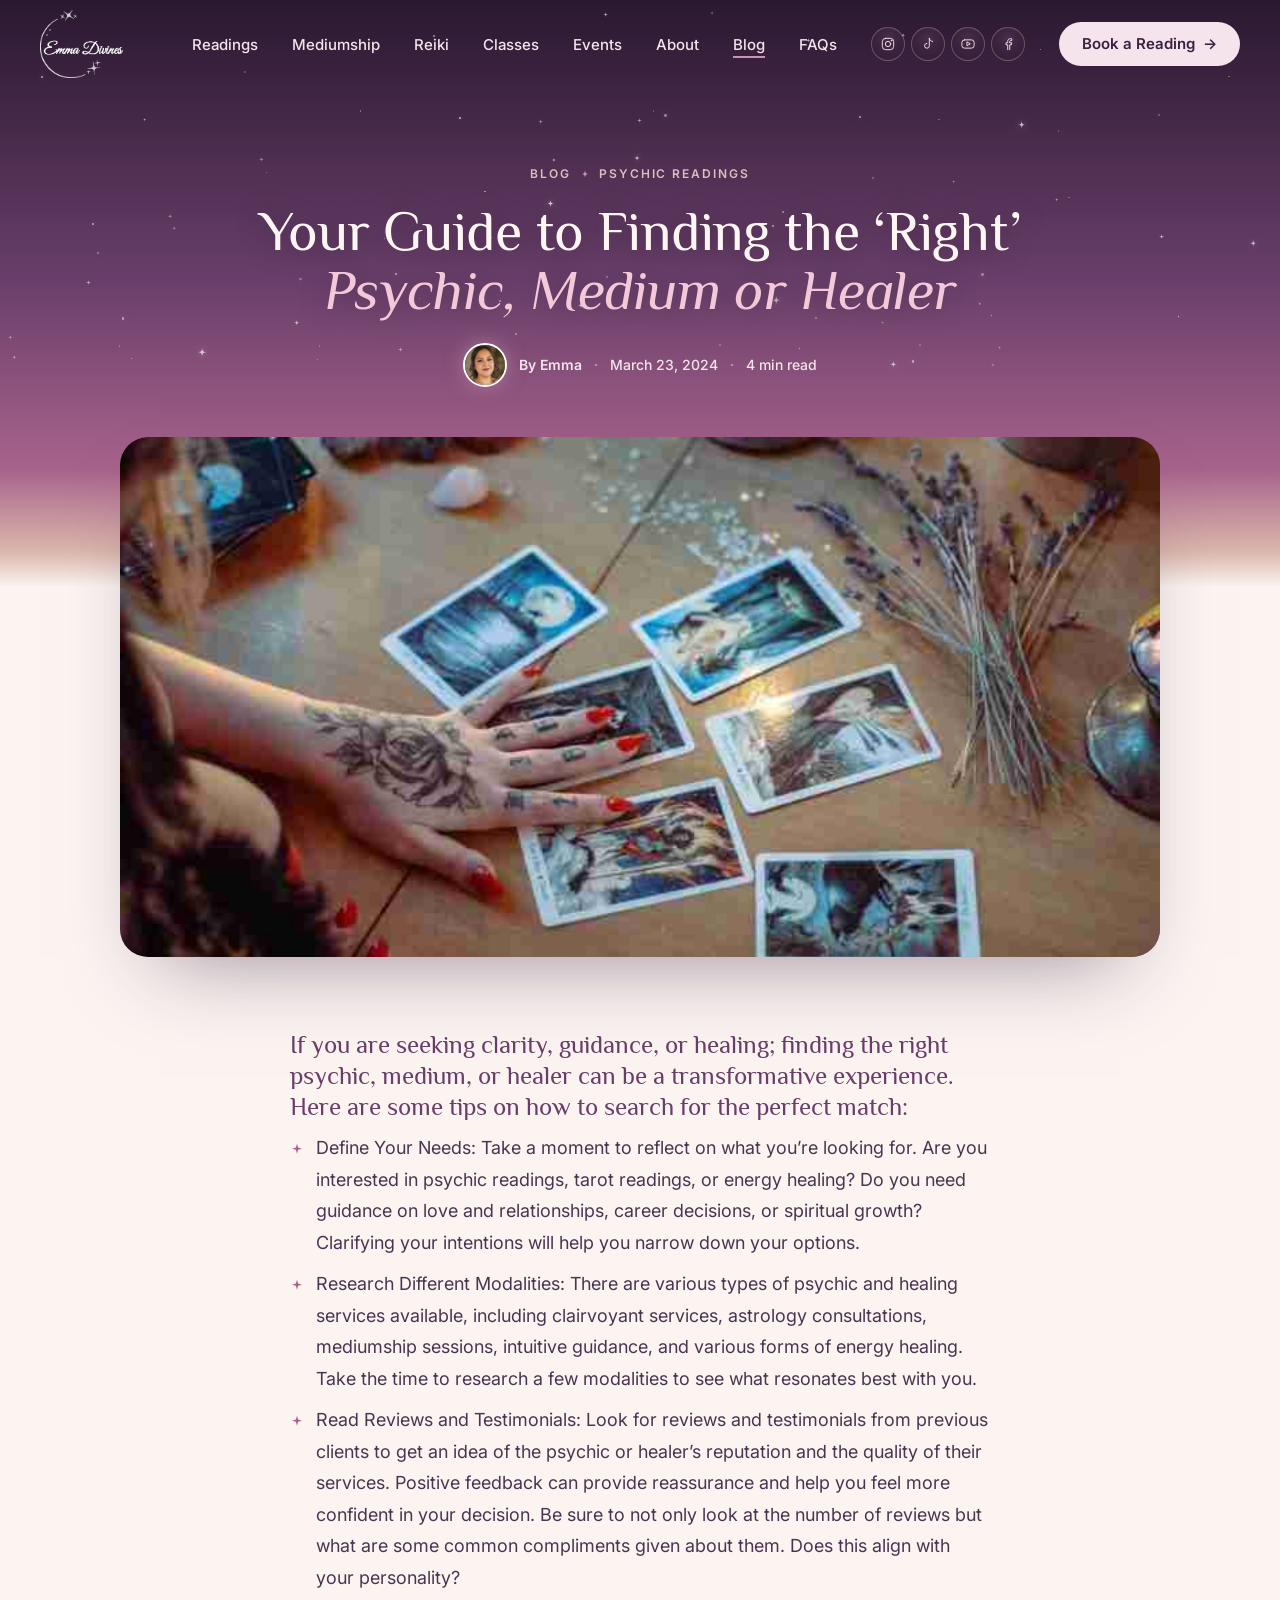
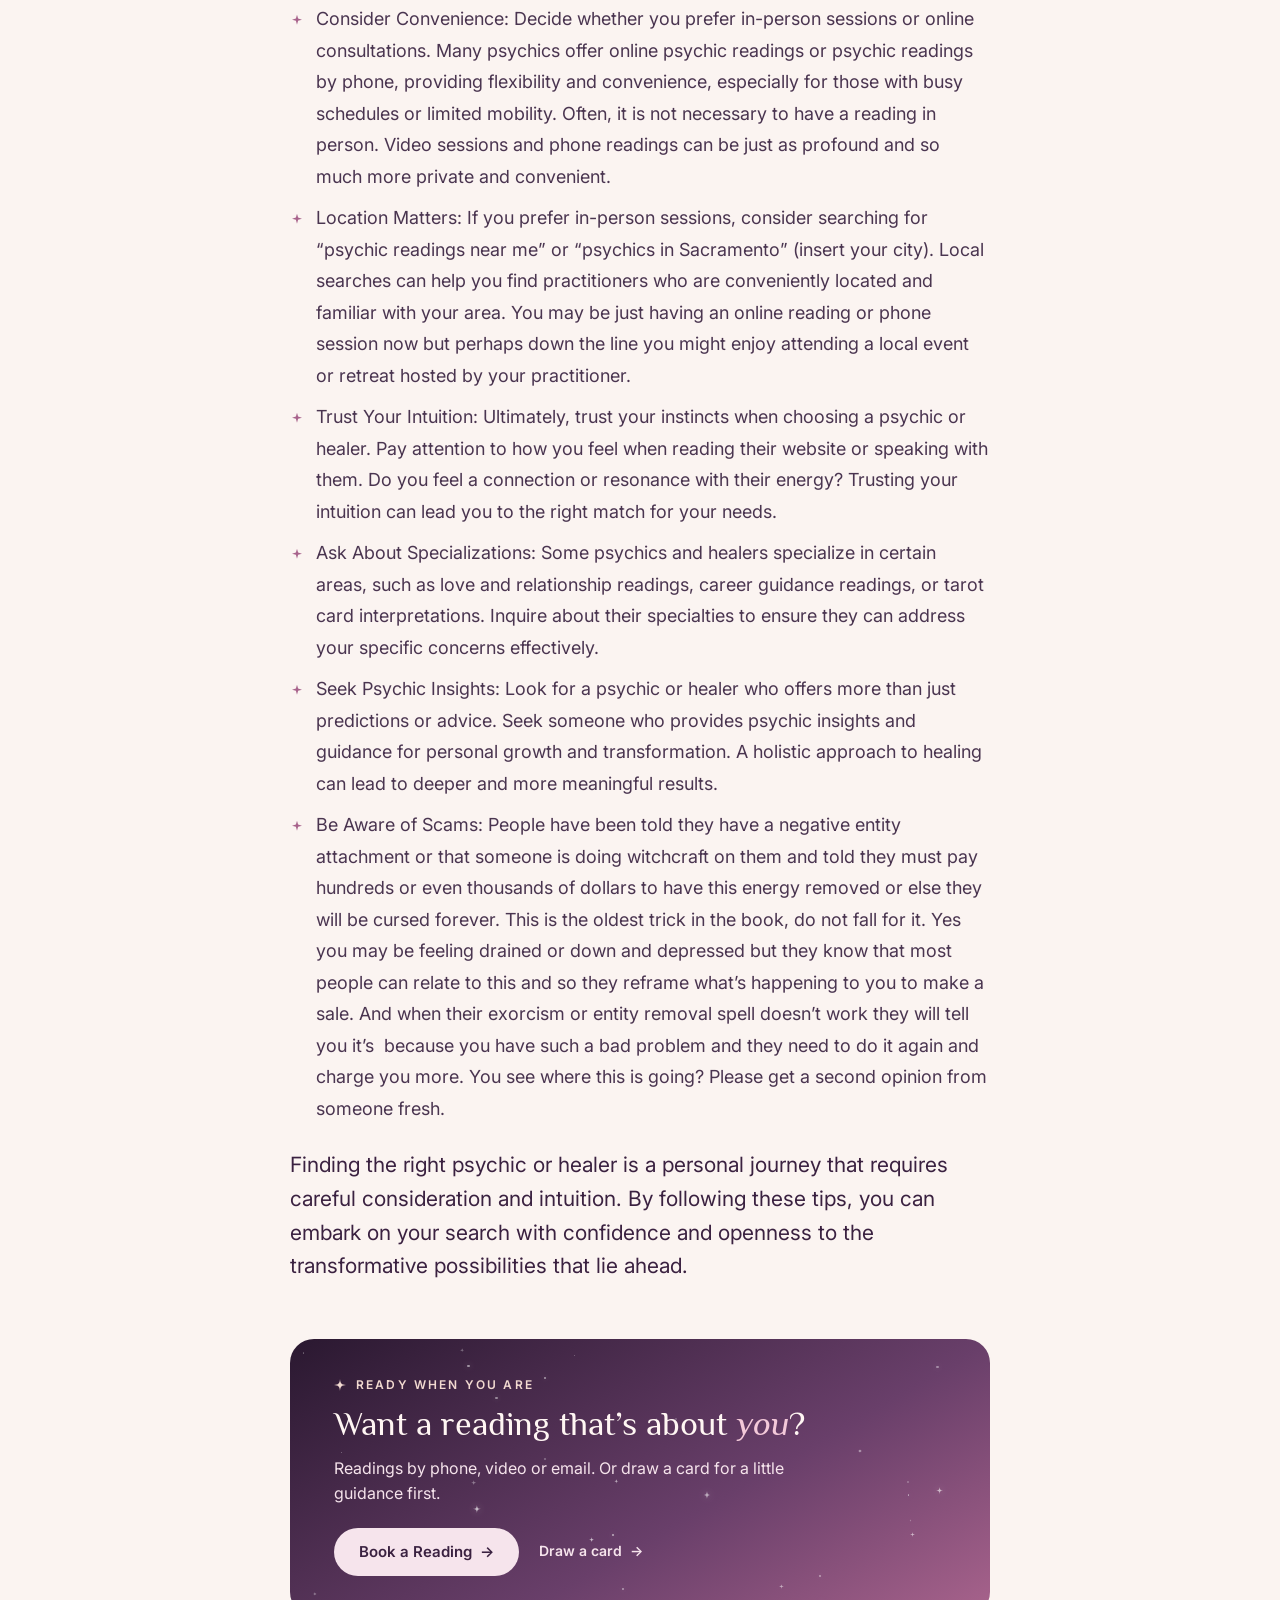
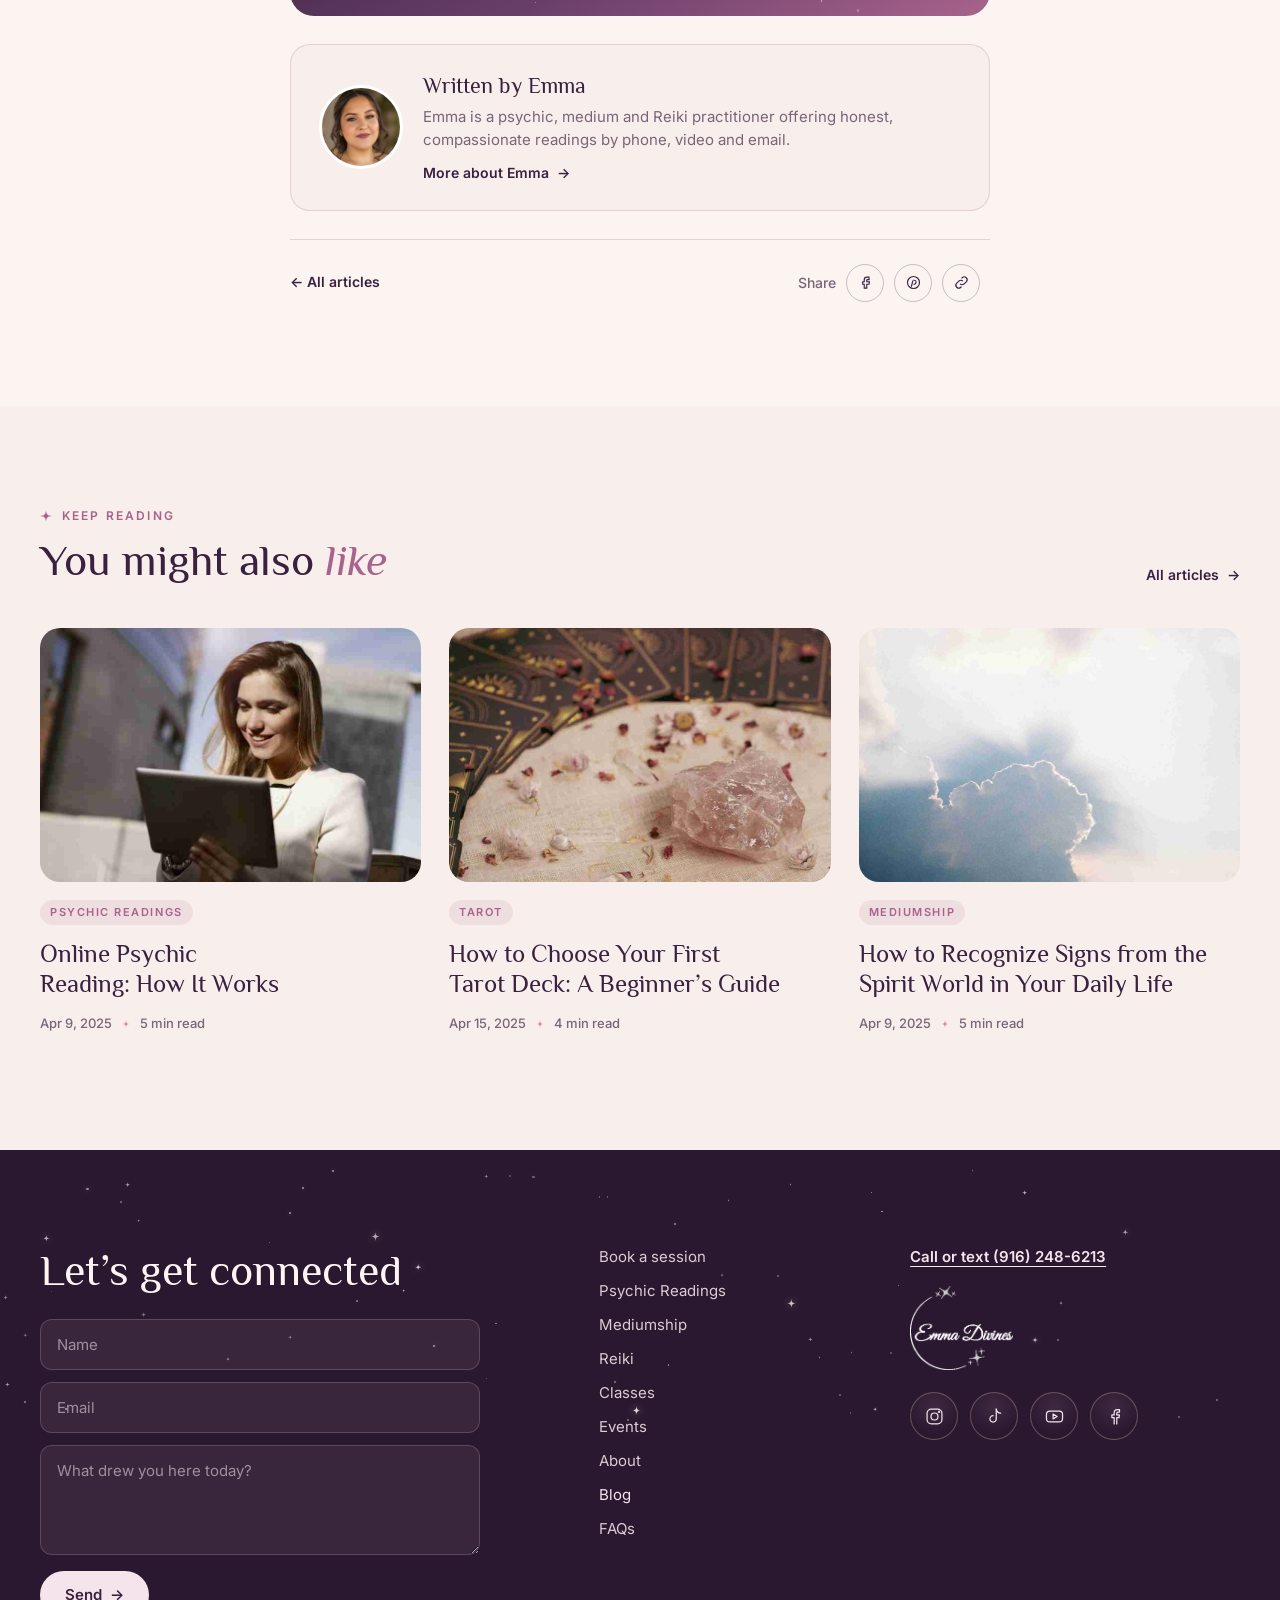
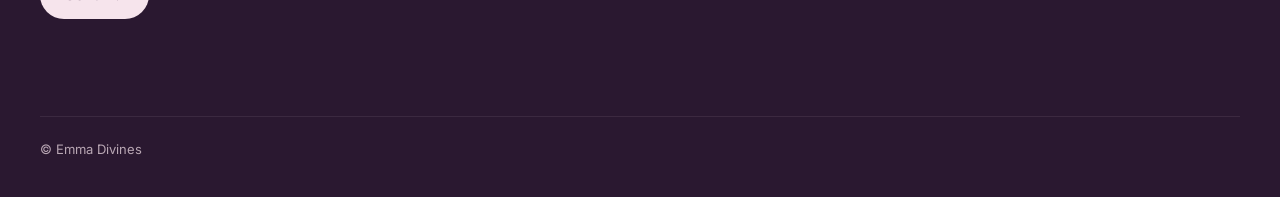
<file: article-right-psychic.html>
<!doctype html>
<html lang="en">
<head>
<meta charset="utf-8">
<meta name="viewport" content="width=device-width, initial-scale=1, viewport-fit=cover">
<title>Your Guide to Finding the ‘Right’ Psychic, Medium or Healer · Emma Divines</title>
<meta name="description" content="Honest, compassionate psychic readings, mediumship and Reiki with Emma, by phone, video or email. See every session and price, or draw a card for a little guidance.">
<meta property="og:type" content="website">
<meta property="og:site_name" content="Emma Divines">
<meta property="og:title" content="Emma Divines · Readings, mediumship &amp; Reiki">
<meta property="og:description" content="Honest, compassionate guidance from wherever you are. Draw a card for a little guidance, or book a session.">

<meta property="og:image" content="https://emma-divines-prototype.vercel.app/images/og-image.jpg">
<meta property="og:image:width" content="1200">
<meta property="og:image:height" content="630">
<meta property="og:image:alt" content="Emma Divines homepage: tarot cards with prices and a photo of Emma">
<meta name="twitter:card" content="summary_large_image">
<meta name="twitter:image" content="https://emma-divines-prototype.vercel.app/images/og-image.jpg">
<link rel="icon" type="image/png" href="logo_color.png">
<link rel="apple-touch-icon" href="images/emma-avatar.jpg">
<link rel="preconnect" href="https://fonts.googleapis.com">
<link rel="preconnect" href="https://fonts.gstatic.com" crossorigin>
<link href="https://fonts.googleapis.com/css2?family=Inter:wght@400;500;600&family=Philosopher:ital,wght@0,400;0,700;1,400&display=swap" rel="stylesheet">
<style>
/* Velvet Dusk: one visual world (dusk → daylight → dusk → night), so colours are set explicitly rather than per OS theme. */
:root{
  color-scheme:light;
  /* brand palette (Emma's guide) */
  --deep-purple:#693F6A; --mauve:#A8638C; --terracotta:#C08977; --muted-purple:#936A94; --soft-rose:#CA93B3; --warm-blush:#DBB7AC;
  /* extensions: darker / lighter steps of the palette */
  --night:#2A1830; --plum:#3A2140; --cream:#FBF4F1; --blush-tint:#F8EFEC; --rose-light:#F3C9D9; --ink-soft:#7A6478; --on-dark:#F6E4EC;
  --f-display:Philosopher,Georgia,serif; --f-body:Inter,system-ui,-apple-system,sans-serif;
  --cw:200px; --ch:340px;
}
*{box-sizing:border-box}
[hidden]{display:none!important}
html{scroll-behavior:smooth;scroll-padding-top:80px;overflow-x:clip}
html,body{margin:0}
body{font-family:var(--f-body);-webkit-font-smoothing:antialiased;overflow-x:hidden;background:var(--cream);color:var(--plum)}
button{font:inherit;color:inherit;background:none;border:0;padding:0;cursor:pointer}
a{color:inherit}
:focus-visible{outline:2px solid var(--soft-rose);outline-offset:3px;border-radius:6px}
.wrap{max-width:1240px;margin-inline:auto;padding-inline:20px}
.sp{display:inline-block;width:12px;height:12px;vertical-align:-1px}
.eyebrow{display:flex;align-items:center;gap:10px;margin:0;font:600 12px/1 var(--f-body);letter-spacing:.18em;text-transform:uppercase;color:var(--mauve)}
.eyebrow svg{width:12px;height:12px}
h1,h2,h3{text-wrap:balance}
h2{font:400 44px/1.1 var(--f-display);margin:0;color:var(--plum)}
h2 em{font-style:italic;color:var(--mauve)}
.lede{font-size:17px;line-height:1.55;color:var(--ink-soft);max-width:560px;margin:0}
.draft-tag{display:inline-block;font:600 10px/1 var(--f-body);letter-spacing:.12em;text-transform:uppercase;padding:5px 8px;border-radius:999px;background:rgba(168,99,140,.12);color:var(--mauve)}

/* ---------- Buttons & links ---------- */
.btn{display:inline-flex;align-items:center;gap:8px;border-radius:999px;padding:14px 24px;font:600 15px/1.2 var(--f-body);text-decoration:none;border:1px solid transparent;white-space:nowrap;transition:transform .2s,background-color .2s,box-shadow .25s}
.btn:hover{transform:translateY(-1px)}
.btn .arr,.link .arr{transition:translate .2s}
.btn:hover .arr,.link:hover .arr{translate:3px 0}
.btn-plum{background:var(--plum);color:#FFF6F3}
.btn-purple{background:var(--deep-purple);color:#FFF6F3}
.btn-light{background:var(--on-dark);color:var(--plum)}
.btn-outline{border-color:rgba(58,33,64,.5);color:var(--plum)}
.btn-outline-light{border-color:rgba(246,228,236,.55);color:var(--on-dark)}
.link{display:inline-flex;align-items:center;gap:8px;font:600 14px/1.2 var(--f-body);color:var(--plum);text-decoration:none}

/* ---------- Header ---------- */
.site-header{position:fixed;inset:0 0 auto 0;z-index:40;padding-top:env(safe-area-inset-top,0px);transition:background-color .35s,box-shadow .35s,backdrop-filter .35s}
.site-header .wrap{height:88px;display:flex;align-items:center;justify-content:space-between;transition:height .35s}
.site-header.scrolled{background:rgba(42,24,48,.8);backdrop-filter:blur(14px);-webkit-backdrop-filter:blur(14px);box-shadow:0 1px 0 rgba(246,228,236,.08)}
.site-header.scrolled .wrap{height:68px}
.logo img{height:68px;display:block;transition:height .35s}
.scrolled .logo img{height:54px}
.nav{display:flex;align-items:center;gap:34px}
.nav a:not(.btn){text-decoration:none;font-weight:500;font-size:15px;color:var(--on-dark)}
.nav a:not(.btn):hover{text-decoration:underline;text-underline-offset:6px;text-decoration-color:var(--soft-rose)}
.nav .btn{padding:12px 22px}
.mobile-actions{display:none;align-items:center;gap:10px}
.menu-btn{display:flex;flex-direction:column;gap:5px;padding:13px 9px}
.menu-btn i{display:block;width:20px;height:1.6px;border-radius:1px;background:var(--on-dark)}
.mobile-menu{position:fixed;inset:0;z-index:60;background:linear-gradient(#2A1830,#693F6A);color:var(--on-dark);padding:calc(20px + env(safe-area-inset-top,0px)) 24px 32px;display:flex;flex-direction:column;gap:28px}
.mobile-menu[hidden]{display:none}
.mobile-menu .top{display:flex;justify-content:space-between;align-items:center}
.mobile-menu .top img{height:52px}
.mobile-menu nav{display:flex;flex-direction:column;gap:6px}
.mobile-menu nav a{font:400 34px/1.3 var(--f-display);text-decoration:none}
.close-btn{width:44px;height:44px;border-radius:50%;font-size:22px}

/* ---------- Hero ---------- */
.hero{position:relative;isolation:isolate;min-height:900px;padding-bottom:56px}
.hero-bg{position:absolute;inset:0;z-index:-1;overflow:hidden;background:linear-gradient(#2A1830,#693F6A 38%,#A8638C 75%,#DBB7AC)}
#aurora{position:absolute;inset:0;width:100%;height:100%;display:block}
.stars{position:absolute;inset:0;pointer-events:none}
.layer{position:absolute;left:0;right:0;will-change:transform}
.star,.dot{position:absolute;opacity:var(--o);animation:twinkle var(--t) ease-in-out var(--d) infinite}
.star{color:#fff}
.dot{border-radius:50%;background:#fff;box-shadow:0 0 6px rgba(255,240,246,.7)}
.layer:last-child .star{filter:drop-shadow(0 0 4px rgba(255,228,240,.75))}
/* a slow, shallow breathe rather than a blink */
@keyframes twinkle{0%,100%{opacity:var(--o)}50%{opacity:calc(var(--o) * .45)}}
.hero-inner{display:grid;grid-template-columns:470px minmax(0,1fr);column-gap:20px;align-items:start;padding-top:200px}
.copy{display:flex;flex-direction:column;gap:24px}
.hero .eyebrow{color:#F1D9D0}
h1{font:400 54px/1.06 var(--f-display);margin:0;color:#FFF6F3;letter-spacing:-.005em;text-shadow:0 2px 28px rgba(42,24,48,.35)}
h1 em{font-style:italic;color:var(--rose-light)}
.byline{display:flex;align-items:center;gap:22px}
.byline p{margin:0;font-size:17px;line-height:1.45;color:var(--on-dark);max-width:420px}
.avatar{flex:none;width:140px;height:140px;border-radius:50%;object-fit:cover;display:block;background:linear-gradient(135deg,#DBB7AC,#693F6A);border:4px solid #fff;box-shadow:0 0 36px 2px rgba(202,147,179,.55)}
.ctas{display:flex;gap:12px;flex-wrap:wrap}
.hero .btn-outline{border-color:rgba(58,33,64,.5)}
.offerings{display:flex;flex-direction:column;align-items:center;margin-top:-20px;min-width:0}
.tabs{display:flex;gap:8px;margin-top:18px}
.tab{padding:10px 20px;border-radius:999px;font:500 14px/1.2 var(--f-body);border:1px solid rgba(58,33,64,.35);color:var(--plum);white-space:nowrap;transition:background-color .25s,color .25s}
.tab[aria-selected=true]{background:var(--plum);color:var(--on-dark);border-color:var(--plum);font-weight:600}
.tab .short{display:none}
.pager{display:flex;align-items:center;gap:14px;font:500 13px/1 var(--f-body);color:var(--plum);margin-top:6px}
.pager[hidden]{display:none}
.pager .dots{display:flex;gap:6px}.pager .dots i{width:6px;height:6px;border-radius:50%;background:rgba(58,33,64,.3)}.pager .dots i.on{background:var(--plum)}
.pager button{font-weight:600;display:inline-flex;gap:6px;align-items:center}
.after-cards{display:flex;flex-direction:column;align-items:center;gap:10px;margin-top:18px}
.policy{font-size:13px;color:var(--plum);opacity:.8;margin:0;text-align:center}
.deck-hint{display:none}

/* ---------- Tarot cards ---------- */
.cards{position:relative;width:100%;height:calc(var(--ch) + 90px)}
.card{position:absolute;left:calc(50% - var(--cw) / 2);top:24px;width:var(--cw);height:var(--ch);perspective:1100px;cursor:pointer;
  transform:var(--final,none);transition:translate .35s cubic-bezier(.2,.8,.2,1),transform .55s cubic-bezier(.2,.8,.2,1),opacity .35s;
  animation:deal .8s cubic-bezier(.2,1.15,.35,1) calc(var(--i) * 85ms + 150ms) backwards}
.card.dealt{animation:none}
@keyframes deal{from{transform:translate(var(--dx),var(--dy)) rotate(var(--dr)) scale(.9);opacity:0}35%{opacity:1}to{transform:var(--final,none);opacity:1}}
.tilt,.flip{position:absolute;inset:0;transform-style:preserve-3d}
.tilt{transform:rotateX(var(--rx,0deg)) rotateY(var(--ry,0deg));transition:transform .25s ease-out,translate .35s cubic-bezier(.2,.8,.2,1),rotate .35s cubic-bezier(.2,.8,.2,1)}
.flip{transition:transform .75s cubic-bezier(.3,1.25,.4,1)}
.flipped .flip{transform:rotateY(180deg)}
.face{position:absolute;inset:0;backface-visibility:hidden;-webkit-backface-visibility:hidden;border-radius:16px;padding:10px;background:var(--cream);border:1px solid #fff;box-shadow:0 18px 40px -8px rgba(58,33,64,.42);overflow:hidden;transition:box-shadow .3s}
.back{transform:rotateY(180deg)}
.inner{height:100%;border:1px solid rgba(192,137,119,.7);border-radius:10px;padding:12px 12px 14px;display:flex;flex-direction:column;align-items:center;gap:8px;text-align:center}
.num{font:400 16px/1 var(--f-display);letter-spacing:.2em;color:var(--mauve);padding-left:.2em}
.art{flex:1;width:100%;border-radius:6px;position:relative;overflow:hidden;min-height:0}
.art svg{position:absolute;inset:0;width:100%;height:100%}
/* Emma's illustrated card art: arched window like her card frames, thin gold keyline */
.art-img{border-radius:999px 999px 6px 6px;background:#3A2140;box-shadow:inset 0 0 0 1px rgba(192,137,119,.55)}
.art-img img{position:absolute;inset:0;width:100%;height:100%;object-fit:cover;object-position:50% 18%}
.rcard .art-img img{object-position:50% 26%}
.art-img::after{content:"";position:absolute;inset:0;border-radius:inherit;box-shadow:inset 0 0 0 1px rgba(219,183,172,.6),inset 0 -24px 30px -20px rgba(42,24,48,.35);pointer-events:none}
.name{font:700 20px/1.15 var(--f-display);color:var(--plum);margin:4px 0 0}
.meta{font-size:13px;color:var(--ink-soft);margin:0}
.price{font:600 21px/1.1 var(--f-body);color:var(--deep-purple);margin:2px 0 0;font-variant-numeric:tabular-nums}
.front::before{content:"";position:absolute;inset:0;border-radius:inherit;pointer-events:none;opacity:0;transition:opacity .3s;z-index:2;
  background:radial-gradient(circle at var(--gx,50%) var(--gy,30%),rgba(255,255,255,.45),transparent 55%)}
.front::after{content:"";position:absolute;inset:-20%;pointer-events:none;z-index:3;background:linear-gradient(105deg,transparent 40%,rgba(255,255,255,.5) 50%,transparent 60%);
  transform:translateX(-120%);animation:shimmer 1.1s ease-out calc(var(--i) * 85ms + 900ms) 1 both}
@keyframes shimmer{to{transform:translateX(120%)}}
.back .inner{justify-content:center;gap:10px;padding:14px}
.back .name{margin:0}
.desc{font-size:14px;line-height:1.5;color:var(--ink-soft);margin:0}
.btn-book{background:var(--deep-purple);color:#FFF6F3;padding:11px 18px;font-size:14px;margin-top:4px}
.turn{font:inherit;font-size:12px;color:var(--ink-soft);opacity:.85;background:none;border:0;padding:8px 12px;margin:-4px 0 -8px;cursor:pointer;text-decoration:underline;text-underline-offset:3px;border-radius:999px}
.turn:hover{opacity:1}
/* only the face you can see takes taps, so a tap never lands on the hidden side */
.card:not(.flipped) .back,.card.flipped .front{pointer-events:none}
.mini-draft{font-size:10px;letter-spacing:.08em;text-transform:uppercase;color:var(--mauve);opacity:.8}
.cards .card:hover,.cards .card.flipped{translate:0 -28px;z-index:20}
.cards .card:hover .tilt,.cards .card.flipped .tilt{rotate:calc(var(--r) * -1)}
@media (hover:hover) and (pointer:fine){.card:hover .front::before{opacity:1}.card:hover .face{box-shadow:0 30px 60px -12px rgba(58,33,64,.5)}}
.card.toss{animation:toss .38s cubic-bezier(.5,0,.75,0) forwards}
@keyframes toss{to{transform:translate(-135%,-14px) rotate(-20deg);opacity:0}}

/* ---------- Sections ---------- */
section.band{padding-block:112px}
.how{background:linear-gradient(#DBB7AC,#F8EFEC 220px)}
.sec-head{display:flex;flex-direction:column;align-items:center;gap:16px;text-align:center}
.steps{list-style:none;margin:64px 0 0;padding:0;display:grid;grid-template-columns:repeat(3,minmax(0,1fr));gap:48px;position:relative}
.steps::before{content:"";position:absolute;top:36px;left:16%;right:16%;border-top:1px dashed rgba(105,63,106,.35)}
.step{display:flex;flex-direction:column;align-items:center;text-align:center;gap:12px;position:relative}
.step .n{width:72px;height:72px;border-radius:50%;display:grid;place-items:center;background:var(--cream);border:1px solid rgba(192,137,119,.7);box-shadow:0 0 0 6px var(--blush-tint);font:400 24px/1 var(--f-display);color:var(--deep-purple);letter-spacing:.06em}
.step h3{font:700 24px/1.2 var(--f-display);margin:8px 0 0;color:var(--plum)}
.step p{margin:0;font-size:15px;line-height:1.55;color:var(--ink-soft);max-width:280px}

.draw{position:relative;isolation:isolate;overflow:hidden;color:var(--on-dark);background:linear-gradient(#2A1830,#693F6A 60%,#A8638C)}
.draw::before{content:"";position:absolute;inset:-20% -10%;z-index:-1;pointer-events:none;
  background:radial-gradient(42% 24% at 28% 26%,rgba(243,201,217,.2),transparent 70%),radial-gradient(36% 20% at 74% 18%,rgba(202,147,179,.18),transparent 70%);
  animation:drift 28s ease-in-out infinite alternate}
@keyframes drift{to{transform:translate3d(4%,3%,0) scale(1.08)}}
.draw .eyebrow{color:#F1D9D0}
.draw h2{color:#FFF6F3}.draw h2 em{color:var(--rose-light)}
.draw .lede{color:var(--on-dark);opacity:.85}
.draw-stage{position:relative;margin-top:56px;min-height:460px;display:flex;flex-direction:column;align-items:center}
.backs{display:flex;gap:28px;justify-content:center;transition:opacity .35s;perspective:1200px}
/* the cards fall from the sky flipping side over side (back ⇄ face), then settle into the spread */
.backs.await .cback{opacity:0}
/* no opacity animation on .cback itself: it would flatten the 3D and show the back face mirrored */
.cback{width:200px;height:330px;position:relative;cursor:pointer;transform-style:preserve-3d;transition:transform .35s cubic-bezier(.2,.8,.2,1),opacity .35s}
.cback:nth-child(1){rotate:-6deg;translate:0 14px}.cback:nth-child(3){rotate:6deg;translate:0 14px}
.cb-face{position:absolute;inset:0;display:block;border-radius:16px;padding:10px;backface-visibility:hidden;-webkit-backface-visibility:hidden;
  box-shadow:0 22px 50px -12px rgba(0,0,0,.5);transition:box-shadow .5s}
.cb-back{background:radial-gradient(circle at 50% 45%,#7E4C80,#3A2140 70%);border:1px solid rgba(219,183,172,.6)}
.cb-front{transform:rotateY(180deg);background:var(--cream);border:1px solid #fff}
.cb-back .inner{border-color:rgba(219,183,172,.45);padding:0;position:relative}
.cb-front .inner{border-color:rgba(192,137,119,.7);padding:0;position:relative}
.cb-label{position:absolute;top:8%;left:0;right:0;text-align:center;font:400 11px/1 var(--f-display);letter-spacing:.3em;text-transform:uppercase;color:#DBB7AC;padding-left:.3em}
.cb-front .cb-label{color:var(--mauve)}
.cback:hover,.cback:focus-visible{transform:translateY(-16px)}
.cback:hover .cb-face,.cback:focus-visible .cb-face{box-shadow:0 0 0 1px var(--soft-rose),0 0 48px 6px rgba(202,147,179,.45),0 22px 50px -12px rgba(0,0,0,.5)}
.cback svg,.rv-back svg{width:100%;height:100%;display:block}
.cback.dropping{pointer-events:none;animation:cardDrop 1.9s cubic-bezier(.25,.75,.3,1) calc(var(--i) * 230ms) both}
.cback.dropping .cb-face{box-shadow:0 0 50px 14px rgba(243,201,217,.42)}
@keyframes cardDrop{
  0%{transform:translateY(-600px) rotateY(var(--flips)) rotateZ(var(--tilt)) scale(.7)}
  72%{transform:translateY(14px) rotateY(-14deg) rotateZ(0deg) scale(1.02)}
  86%{transform:translateY(-5px) rotateY(5deg) scale(1)}
  100%{transform:none}}
.cback.landed .cb-face{animation:landGlow 1.3s ease-out}
@keyframes landGlow{
  0%{box-shadow:0 0 0 1px #CA93B3,0 0 70px 18px rgba(202,147,179,.65),0 22px 50px -12px rgba(0,0,0,.5)}
  100%{box-shadow:0 0 0 1px rgba(202,147,179,0),0 0 0 0 rgba(202,147,179,0),0 22px 50px -12px rgba(0,0,0,.5)}}
.burst{position:absolute;width:var(--bs);height:var(--bs);color:#F6E4EC;pointer-events:none;z-index:2;animation:burst .95s ease-out forwards}
@keyframes burst{from{opacity:1;transform:translate(0,0) scale(1)}to{opacity:0;transform:translate(var(--bx),var(--by)) scale(.3) rotate(120deg)}}
.backs.picking .cback:not(.picked){opacity:0;transform:translateY(40px)}
.backs.picking .cback.picked{transform:translateY(-30px) scale(1.05)}
.reveal{display:flex;flex-direction:column;align-items:center;gap:20px}
.reveal[hidden]{display:none}
.rcard{width:280px;height:440px;position:relative;perspective:1200px}
.rcard .face{box-shadow:0 0 0 1px var(--soft-rose),0 0 60px 10px rgba(202,147,179,.4),0 30px 60px -12px rgba(0,0,0,.5)}
.rcard .rv-back{background:radial-gradient(circle at 50% 45%,#7E4C80,#3A2140 70%);border-color:rgba(219,183,172,.6)}
.rcard .front .inner{gap:9px;justify-content:center}
.chosen-tag{font:600 11px/1 var(--f-body);letter-spacing:.14em;text-transform:uppercase;color:var(--mauve)}
.rcard .art{flex:0 0 120px;width:100%}
.again{color:var(--on-dark)}

.emma{background:var(--cream)}
.emma-grid{display:grid;grid-template-columns:420px minmax(0,1fr);gap:80px;align-items:center}
.arch{aspect-ratio:420/520;max-width:100%;border-radius:999px 999px 24px 24px;position:relative;overflow:hidden;
  background:radial-gradient(circle at 50% 30%,#CA93B3,#693F6A 75%);box-shadow:0 30px 60px -20px rgba(58,33,64,.45);border:8px solid #fff;outline:1px solid rgba(192,137,119,.5)}
.arch img{position:absolute;inset:0;width:100%;height:100%;object-fit:cover;object-position:50% 30%}
.arch svg{position:absolute;inset:0;width:100%;height:100%}
.emma-copy{display:flex;flex-direction:column;gap:20px;min-width:0}
.roles{display:flex;flex-wrap:wrap;gap:8px;padding:0;margin:0;list-style:none}
.roles li{padding:8px 14px;border-radius:999px;border:1px solid rgba(105,63,106,.25);font-size:14px;color:var(--deep-purple)}

.life{background:linear-gradient(var(--cream),#F5E8E3)}
.life-top{display:flex;justify-content:space-between;align-items:flex-end;gap:32px;flex-wrap:wrap}
.life-head{display:flex;flex-direction:column;gap:14px;max-width:560px}
.life-ctas{display:flex;gap:20px;align-items:center;flex-wrap:wrap}
.life-grid{list-style:none;margin:48px 0 0;padding:0;display:grid;grid-template-columns:repeat(4,minmax(0,1fr));gap:24px}
.life-grid figure{margin:0;display:flex;flex-direction:column;gap:12px}
.life-grid img{width:100%;height:auto;aspect-ratio:4/5;object-fit:cover;border-radius:16px;display:block;box-shadow:0 18px 40px -18px rgba(58,33,64,.35);transition:transform .4s cubic-bezier(.2,.8,.2,1)}
.life-grid li:hover img{transform:translateY(-4px)}
.life-grid figcaption{font:400 18px/1.2 var(--f-display);color:var(--plum)}
.reviews{background:var(--blush-tint)}
.rev-wrap{margin-top:48px}
.rev-grid{display:flex;gap:24px;overflow-x:auto;scroll-snap-type:x mandatory;scroll-behavior:smooth;padding:4px 2px 16px;scrollbar-width:none}
.rev-grid::-webkit-scrollbar{display:none}
.rev-controls{display:flex;gap:10px;justify-content:flex-end;margin-top:8px}
.rev-btn{width:48px;height:48px;border-radius:50%;border:1px solid rgba(58,33,64,.3);font-size:18px;color:var(--plum);transition:background-color .2s,opacity .2s}
.rev-btn:hover{background:rgba(105,63,106,.08)}
.rev-btn:disabled{opacity:.35;cursor:default}
.rev{flex:0 0 calc((100% - 48px) / 3);scroll-snap-align:start;background:var(--cream);border:1px solid rgba(192,137,119,.35);border-radius:20px;padding:28px;display:flex;flex-direction:column;gap:14px;min-width:0}
.rev .stars-row{color:var(--mauve);letter-spacing:3px;font-size:15px}
.rev blockquote{margin:0;font-size:16px;line-height:1.6;color:var(--plum);display:-webkit-box;-webkit-box-orient:vertical;-webkit-line-clamp:6;overflow:hidden}
.rev.open blockquote{-webkit-line-clamp:unset;display:block}
.rev .more{align-self:flex-start;font:600 13px/1 var(--f-body);color:var(--mauve)}
.rev .more[hidden]{display:none}
.rev .who{display:flex;align-items:center;gap:12px;margin-top:auto;padding-top:8px;font-size:13px;color:var(--ink-soft)}
.rev .who b{display:block;font:700 16px/1.2 var(--f-display);color:var(--plum)}
.rev .who i{flex:none;width:40px;height:40px;border-radius:50%;display:grid;place-items:center;font:600 14px/1 var(--f-body);font-style:normal;color:#fff;background:linear-gradient(135deg,#CA93B3,#693F6A)}
.rev-note{text-align:center;margin:20px 0 0;font-size:13px;color:var(--ink-soft)}
/* after the proof, the next step: Book a Reading + the quieter Google link */
.rev-cta{display:flex;justify-content:center;align-items:center;flex-wrap:wrap;gap:28px;margin-top:36px}
.rev-cta .link{font-size:14px}
@media (max-width:600px){.rev-cta{flex-direction:column;gap:18px;margin-top:28px}}
.g-chip{display:inline-flex;gap:8px;align-items:center;padding:8px 14px;border-radius:999px;background:var(--cream);border:1px solid rgba(192,137,119,.35);font:600 13px/1 var(--f-body);color:var(--plum)}
.g-chip b{color:var(--mauve);letter-spacing:2px}

.faq{background:var(--cream)}
.faq-grid{display:grid;grid-template-columns:360px minmax(0,1fr);gap:80px;align-items:start}
.faq-side{display:flex;flex-direction:column;gap:18px;position:sticky;top:110px}
details{border-bottom:1px solid rgba(105,63,106,.15)}
details:first-child{border-top:1px solid rgba(105,63,106,.15)}
summary{list-style:none;cursor:pointer;display:flex;justify-content:space-between;align-items:center;gap:20px;padding:24px 0;font:700 21px/1.3 var(--f-display);color:var(--plum)}
summary::-webkit-details-marker{display:none}
summary .pm{flex:none;width:32px;height:32px;border-radius:50%;border:1px solid rgba(105,63,106,.3);position:relative;transition:transform .3s,background-color .3s}
summary .pm::before,summary .pm::after{content:"";position:absolute;left:50%;top:50%;width:12px;height:1.5px;background:var(--deep-purple);translate:-50% -50%}
summary .pm::after{rotate:90deg;transition:rotate .3s}
details[open] summary .pm{background:var(--deep-purple)}
details[open] summary .pm::before,details[open] summary .pm::after{background:#fff}
details[open] summary .pm::after{rotate:0deg}
details p{margin:0 0 24px;font-size:16px;line-height:1.6;color:var(--ink-soft);max-width:620px}
details p a{color:var(--deep-purple);font-weight:600}

.footer{background:var(--night);color:var(--on-dark);padding-block:96px calc(40px + env(safe-area-inset-bottom,0px));position:relative;overflow:hidden}
.foot-grid{display:grid;grid-template-columns:minmax(0,1.2fr) minmax(0,.6fr) minmax(0,.8fr);gap:64px}
.footer h2{color:#FFF6F3}
.form{display:flex;flex-direction:column;gap:12px;margin-top:24px;max-width:440px}
.form label{position:absolute;width:1px;height:1px;overflow:hidden;clip:rect(0 0 0 0)}
.form input,.form textarea{width:100%;font:15px/1.4 var(--f-body);color:var(--on-dark);background:rgba(246,228,236,.07);border:1px solid rgba(246,228,236,.18);border-radius:12px;padding:14px 16px}
.form input::placeholder,.form textarea::placeholder{color:rgba(246,228,236,.55)}
.form textarea{min-height:110px;resize:vertical}
.form .btn{align-self:flex-start;margin-top:4px}
.form-note{font-size:13px;color:var(--rose-light);min-height:1em;margin:0}
.foot-links{list-style:none;margin:0;padding:0;display:flex;flex-direction:column;gap:14px}
.foot-links a{text-decoration:none;font-size:15px;opacity:.88}.foot-links a:hover{opacity:1;text-decoration:underline;text-underline-offset:5px}
.social{display:flex;gap:12px;margin-top:22px}
.social a{position:relative;width:48px;height:48px;border-radius:50%;display:grid;place-items:center;color:#F6E4EC;text-decoration:none;
  border:1px solid rgba(219,183,172,.35);background:radial-gradient(circle at 50% 30%,rgba(202,147,179,.14),transparent 70%);
  transition:transform .35s cubic-bezier(.2,.8,.2,1),border-color .3s,box-shadow .3s,color .3s}
.social a svg:first-child{width:21px;height:21px;fill:none;stroke:currentColor;stroke-width:1.4;stroke-linecap:round;stroke-linejoin:round}
.social a .tw{position:absolute;top:-3px;right:-3px;width:11px;height:11px;color:#DBB7AC;opacity:0;transform:scale(.3) rotate(-45deg);transition:opacity .3s,transform .45s cubic-bezier(.2,1.4,.4,1)}
.social a:hover,.social a:focus-visible{transform:translateY(-3px);color:#fff;border-color:#CA93B3;box-shadow:0 0 22px 2px rgba(202,147,179,.45)}
.social a:hover .tw,.social a:focus-visible .tw{opacity:1;transform:scale(1) rotate(0deg)}
.foot-brand img{height:84px;display:block}
.copyright{margin-top:72px;padding-top:24px;border-top:1px solid rgba(246,228,236,.12);font-size:13px;opacity:.7;display:flex;justify-content:space-between;gap:16px;flex-wrap:wrap}

/* capture mode: no entrance animations, so the snapshot shows the finished state */
html.capture .card,html.capture .front::after{animation:none!important}
/* Figma's capture ignores backface-visibility and can't snapshot the WebGL sky cleanly:
   hide the reverse sides and show the static gradient that sits behind the shader */
html.capture .face.back,html.capture .cb-front,html.capture #aurora{display:none!important}

/* ---------- Shooting stars ---------- */
.shoots{position:absolute;inset:0;pointer-events:none;overflow:hidden}
.shoot{position:absolute;height:1.6px;width:var(--len);border-radius:2px;background:linear-gradient(90deg,rgba(255,246,243,0),rgba(255,246,243,.95));
  transform-origin:100% 50%;rotate:var(--a);opacity:0;animation:shoot var(--dur) cubic-bezier(.3,.1,.4,1) forwards}
.shoot::after{content:"";position:absolute;right:-2px;top:50%;width:4px;height:4px;margin-top:-2px;border-radius:50%;background:#fff;box-shadow:0 0 8px 2px rgba(255,236,244,.8)}
@keyframes shoot{0%{opacity:0;translate:0 0}12%{opacity:1}70%{opacity:.9}100%{opacity:0;translate:var(--dx) var(--dy)}}

/* ---------- Scroll reveals (only armed when JS + IntersectionObserver run and motion is allowed) ---------- */
.js-reveal [data-reveal]{transition:opacity .9s ease,translate .9s cubic-bezier(.2,.8,.2,1),scale .9s cubic-bezier(.2,.8,.2,1);transition-delay:var(--rd,0ms)}
.js-reveal [data-reveal].pre{opacity:0;translate:0 32px}
.js-reveal [data-reveal=left].pre{translate:-40px 0}
.js-reveal [data-reveal=right].pre{translate:40px 0}
.js-reveal [data-reveal=scale].pre{translate:0 24px;scale:.94}
@media (max-width:1024px){.js-reveal [data-reveal=left].pre,.js-reveal [data-reveal=right].pre{translate:0 32px}}

/* ---------- Prices dialog ---------- */
dialog{border:0;border-radius:20px;padding:0;width:min(720px,calc(100% - 32px));max-height:85vh;background:var(--cream);color:var(--plum);box-shadow:0 30px 80px -20px rgba(28,16,32,.6)}
dialog::backdrop{background:rgba(28,16,32,.55);backdrop-filter:blur(4px)}
dialog[open]{animation:pop .35s cubic-bezier(.2,1.1,.3,1)}
@keyframes pop{from{opacity:0;transform:translateY(16px) scale(.98)}}
.dlg-head{position:sticky;top:0;background:var(--cream);display:flex;justify-content:space-between;align-items:center;padding:22px 28px 14px;border-bottom:1px solid rgba(105,63,106,.12)}
.dlg-head h2{font:700 28px/1.1 var(--f-display);color:var(--deep-purple)}
.dlg-body{padding:8px 28px 24px}
.grp h3{font:600 12px/1 var(--f-body);letter-spacing:.16em;color:var(--mauve);margin:22px 0 6px}
.row{display:grid;grid-template-columns:minmax(0,1fr) auto auto;gap:16px;align-items:center;padding:12px 0;border-bottom:1px solid rgba(105,63,106,.1)}
.row b{font:700 18px/1.2 var(--f-display)}.row small{display:block;font-size:13px;color:var(--ink-soft);margin-top:2px}
.row .p{font-weight:600;font-size:16px;font-variant-numeric:tabular-nums}
.row a{font:600 13px/1 var(--f-body);padding:9px 14px;border-radius:999px;background:var(--deep-purple);color:#fff;text-decoration:none}
.dlg-policy{font-size:13px;color:var(--ink-soft);margin:18px 0 0}

/* ---------- Draw a card: Ask the cards (focus → fan of 22 Major Arcana → reading) ---------- */
.dstep{display:flex;flex-direction:column;align-items:center;gap:22px;width:100%}
.dstep[hidden]{display:none}
.dstep.enter{animation:stepIn .6s cubic-bezier(.2,.8,.2,1) both}
@keyframes stepIn{from{opacity:0;transform:translateY(18px)}}
.step-title{font:400 32px/1.15 var(--f-display);color:#FFF6F3;margin:0;text-align:center;text-wrap:balance}
.step-sub{margin:-10px 0 0;font-size:16px;color:var(--on-dark);opacity:.85;text-align:center}
.focus-chips{display:flex;flex-wrap:wrap;justify-content:center;gap:12px;max-width:780px}
.fchip{display:inline-flex;align-items:center;gap:10px;padding:14px 22px;border-radius:999px;border:1px solid rgba(243,201,217,.55);color:#F6E4EC;font:500 16px/1 var(--f-body);transition:background-color .25s,color .25s,box-shadow .3s,transform .2s}
.fchip svg{width:11px;height:11px;color:#F3C9D9}
.fchip:hover{transform:translateY(-2px);border-color:#F3C9D9}
.fchip[aria-pressed=true]{background:var(--cream);color:var(--plum);border-color:var(--cream);box-shadow:0 0 26px 2px rgba(202,147,179,.6)}
.fchip[aria-pressed=true] svg{color:var(--mauve)}
.deck-stage{position:relative;display:flex;flex-direction:column;align-items:center;margin-top:18px}
/* the face-down deck: same card-back art as the 22-card fan */
.deck{position:relative;width:150px;height:240px;cursor:pointer;filter:drop-shadow(0 0 44px rgba(202,147,179,.35))}
.deck i{position:absolute;inset:0;border-radius:14px;background:radial-gradient(circle at 50% 45%,#7E4C80,#3A2140 75%);border:1px solid rgba(219,183,172,.65);box-shadow:0 8px 18px -6px rgba(0,0,0,.45);transform:translate(var(--dx),var(--dy)) rotate(var(--dr));transition:transform .35s cubic-bezier(.2,.8,.2,1)}
.deck i::before{content:"";position:absolute;inset:6%;border:1px solid rgba(219,183,172,.4);border-radius:9px}
.deck i::after{content:"";position:absolute;left:31%;right:31%;top:50%;aspect-ratio:1;translate:0 -50%;border:1px solid rgba(219,183,172,.55);border-radius:50%}
.deck i svg{position:absolute;left:50%;top:50%;width:16%;height:16%;translate:-50% -50%;color:#F6E4EC}
.deck i:nth-child(1){--dx:-8px;--dy:7px;--dr:-9deg}.deck i:nth-child(2){--dx:7px;--dy:4px;--dr:8deg}.deck i:nth-child(3){--dx:-4px;--dy:2px;--dr:-4deg}
.deck i:nth-child(4){--dx:4px;--dy:-1px;--dr:4deg}.deck i:nth-child(5){--dx:-1px;--dy:-3px;--dr:-1.5deg}.deck i:nth-child(6){--dx:0px;--dy:-6px;--dr:0deg}
.deck-stage.ready .deck:hover i:nth-child(6){transform:translate(0,-12px) rotate(0deg)}
.deck.nudge{animation:deckNudge .55s ease-in-out}
@keyframes deckNudge{20%{rotate:-4deg}45%{rotate:3.5deg}70%{rotate:-2deg}100%{rotate:0deg}}
.focus-chips.nudge .fchip{animation:chipGlow 1s ease-out}
@keyframes chipGlow{30%{border-color:#F3C9D9;box-shadow:0 0 22px 2px rgba(243,201,217,.55)}}
/* Shuffle the deck: sits on the deck. Waiting = dashed hint, Ready = the one glowing "magic" button */
.shuffle-btn{position:relative;z-index:2;margin-top:-30px;display:inline-flex;align-items:center;gap:10px;padding:15px 28px 15px 24px;border-radius:999px;font:600 17px/1 var(--f-body);cursor:pointer;
  border:1.2px dashed rgba(243,201,217,.6);background:rgba(42,24,48,.72);-webkit-backdrop-filter:blur(6px);backdrop-filter:blur(6px);color:rgba(246,228,236,.88);transition:background .35s,color .35s,box-shadow .35s,border-color .35s,transform .2s}
.shuffle-btn .sb-icon{width:20px;height:20px;fill:none;stroke:#F3C9D9;stroke-width:1.5}
.shuffle-btn .sb-sp{display:none;width:13px;height:13px;color:var(--mauve)}
.deck-stage.ready .shuffle-btn{border:1.2px solid transparent;background:linear-gradient(90deg,#FBF4F1,#F3C9D9 55%,#DBB7AC);color:var(--plum);box-shadow:0 0 30px 2px rgba(202,147,179,.6),0 8px 20px -6px rgba(42,24,48,.35)}
.deck-stage.ready .shuffle-btn .sb-icon{stroke:var(--plum)}
.deck-stage.ready .shuffle-btn .sb-sp{display:block}
.deck-stage.ready .shuffle-btn:hover{transform:translateY(-2px);box-shadow:0 0 40px 6px rgba(202,147,179,.7),0 10px 22px -6px rgba(42,24,48,.4)}
.shuffle-btn:focus-visible{outline:2px solid #F3C9D9;outline-offset:3px}
@media (max-width:600px){.deck{width:112px;height:179px}.deck i{border-radius:11px}.shuffle-btn{font-size:16px;padding:14px 24px 14px 20px}}
@media (prefers-reduced-motion:reduce){.deck.nudge,.focus-chips.nudge .fchip{animation:none}}
.pick-for{color:#F1D9D0}
.fan{position:relative;width:100%;max-width:1060px;height:var(--fh,360px);margin-top:6px}
.fcard{position:absolute;left:0;top:0;width:var(--cw);height:calc(var(--cw) * 1.6);padding:0;border-radius:calc(var(--cw) * .09);cursor:pointer;
  background:radial-gradient(circle at 50% 45%,#7E4C80,#3A2140 75%);border:1px solid rgba(219,183,172,.65);box-shadow:0 8px 18px -6px rgba(0,0,0,.45);
  transform:translate(var(--x),var(--y)) rotate(var(--r)) rotateY(0deg);transition:translate .3s cubic-bezier(.2,.8,.2,1),box-shadow .3s,opacity .45s}
.fcard::before{content:"";position:absolute;inset:6%;border:1px solid rgba(219,183,172,.4);border-radius:calc(var(--cw) * .06)}
.fcard::after{content:"";position:absolute;left:22%;right:22%;top:50%;aspect-ratio:1;translate:0 -50%;border:1px solid rgba(219,183,172,.55);border-radius:50%}
.fcard svg{position:absolute;left:50%;top:50%;width:26%;height:26%;translate:-50% -50%;color:#F6E4EC}
.fan.dealing .fcard{animation:fanIn .9s cubic-bezier(.2,.9,.3,1) calc(var(--i) * 35ms) both;pointer-events:none}
@keyframes fanIn{from{transform:translate(var(--x0),-180px) rotate(0deg) rotateY(540deg);opacity:0}35%{opacity:1}to{transform:translate(var(--x),var(--y)) rotate(var(--r)) rotateY(0deg)}}
@media (hover:hover) and (pointer:fine){.fcard:hover,.fcard:focus-visible{translate:0 -22px;box-shadow:0 0 0 1px #F3C9D9,0 0 30px 4px rgba(243,201,217,.6)}}
.fcard:focus-visible{translate:0 -22px;outline:none;box-shadow:0 0 0 2px #F3C9D9,0 0 30px 4px rgba(243,201,217,.6)}
.fan.picked .fcard:not(.chosen){opacity:0;translate:0 30px;pointer-events:none}
.fan .fcard.chosen{translate:0 -48px;box-shadow:0 0 0 1px #F3C9D9,0 0 40px 8px rgba(243,201,217,.7)}
.pick-meta{display:flex;gap:28px;align-items:center;font:500 14px/1 var(--f-body);color:var(--on-dark);opacity:.9}
.link.light{color:#FFF6F3}
.read-step{flex-direction:row;justify-content:center;align-items:center;gap:64px}
.read-step .rcard{flex:none}
.arc-face .inner{gap:10px;justify-content:center}
.arc-num{font:400 18px/1 var(--f-display);letter-spacing:.2em;color:var(--mauve);padding-left:.2em}
.arc-art{flex:1;width:100%;display:grid;place-items:center;border-radius:999px 999px 6px 6px;border:1px solid rgba(219,183,172,.6)}
.arc-art svg{width:62%;height:auto;overflow:visible}
.arc-art{position:relative;overflow:hidden}
.arc-art img{position:absolute;inset:0;width:100%;height:100%;object-fit:cover;object-position:50% 20%}
.arc-name{font:700 24px/1.1 var(--f-display);color:var(--plum);margin:0}
.reading{max-width:520px;display:flex;flex-direction:column;gap:16px;text-align:left}
.for-chip{align-self:flex-start;padding:7px 14px;border-radius:999px;background:rgba(251,244,241,.15);font:500 13px/1 var(--f-body);color:#F6E4EC}
.reading h3{font:400 52px/1.05 var(--f-display);color:#FFF6F3;margin:0}
.reading .msg{font:italic 400 26px/1.35 var(--f-display);color:#FFF6F3;margin:0}
.reading .kw{font-size:14px;color:#F3C9D9;margin:0}
.reading hr{border:0;border-top:1px solid rgba(246,228,236,.25);margin:4px 0;width:100%}
.reading .go{font:500 14px/1.3 var(--f-body);color:#F6E4EC;opacity:.9;margin:0}
.sess{display:flex;align-items:center;gap:16px;padding:16px 16px 16px 20px;border-radius:18px;background:var(--cream)}
.sess div{flex:1;min-width:0}.sess b{display:block;font:700 20px/1.2 var(--f-display);color:var(--plum)}.sess span{font-size:13px;color:var(--ink-soft)}
.sess .btn{padding:11px 18px;font-size:14px;flex:none}
.read-links{display:flex;gap:28px;flex-wrap:wrap}
.draft-note{font-size:11px;letter-spacing:.08em;text-transform:uppercase;color:#F3C9D9;opacity:.75;margin:0}

/* ---------- Emma's feedback round ---------- */
.vibe{margin:-6px 0 0;font-size:15px;color:var(--on-dark);display:flex;gap:8px;align-items:center;flex-wrap:wrap}
.vibe a{color:#FFF6F3;font-weight:600;text-underline-offset:4px}
.vibe .draft-tag{background:rgba(246,228,236,.15);color:#F6E4EC}
.in-person-note{margin:44px auto 0;max-width:680px;text-align:center;font-size:15px;line-height:1.6;color:var(--ink-soft);padding:14px 22px;border-radius:20px;background:rgba(255,255,255,.55);border:1px solid rgba(192,137,119,.35)}
.in-person-note a,.cat-foot .in-person a{color:var(--deep-purple);font-weight:600}
.in-person-note .sp{color:var(--mauve)}
/* the phone line always gets its own line and never splits */
.in-person-note .call-line{display:block;white-space:nowrap}
.cat-foot .in-person a{white-space:nowrap}
/* Hero trust row: reviews link (+ socials when the header icons are hidden) */
.trust{display:flex;align-items:center;gap:10px;flex-wrap:wrap;margin-top:2px}
.rev-link{display:inline-flex;align-items:center;gap:7px;padding:8px 14px 8px 12px;border-radius:999px;border:1px solid rgba(243,201,217,.5);background:rgba(58,33,64,.32);color:#FFF6F3;font-size:14px;font-weight:600;text-decoration:none;transition:background .25s,border-color .25s,box-shadow .25s}
.rev-link .sp{width:13px;height:13px;color:#DBB7AC}
.rev-link .arr{color:#DBB7AC;transition:translate .25s}
.rev-link:hover,.rev-link:focus-visible{background:rgba(58,33,64,.5);border-color:#CA93B3;box-shadow:0 0 18px rgba(202,147,179,.35)}
.rev-link:hover .arr{translate:3px 0}
.social-hero{margin:0;gap:4px}
.social-hero a{width:32px;height:32px}
.social-hero a svg:first-child{width:15px;height:15px}
.social-hero a .tw{display:none}
@media (min-width:1241px){.social-hero{display:none}}
@media (max-width:380px){.trust{gap:8px}.rev-link{padding:8px 12px 8px 10px;gap:6px}.social-hero{gap:3px}.social-hero a{width:30px;height:30px}}
.start-tag{display:inline-block;font:600 10px/1 var(--f-body);letter-spacing:.12em;text-transform:uppercase;color:#fff;background:var(--mauve);padding:5px 8px;border-radius:999px;margin:-2px 0 0}
.start-tag.inline{margin:0 0 0 10px;vertical-align:3px}
.cat-group{list-style:none;font:600 11px/1 var(--f-body);letter-spacing:.14em;text-transform:uppercase;color:var(--mauve);padding:18px 0 6px}
.cat-group+.cat-row{border-top:1px solid rgba(105,63,106,.12)}
.cat-gallery{display:grid;grid-template-columns:1fr 1fr;grid-template-rows:1fr 1fr;gap:6px;padding:6px;background:#3A2140}
.cg-tile{position:relative;margin:0;border-radius:10px;overflow:hidden;background:radial-gradient(circle at 50% 35%,#CA93B3,#693F6A 80%)}
.cg-tile:nth-child(2){background:radial-gradient(circle at 50% 35%,#C08977,#3A2140 80%)}.cg-tile:nth-child(3){background:radial-gradient(circle at 50% 35%,#936A94,#2A1830 80%)}.cg-tile:nth-child(4){background:radial-gradient(circle at 50% 35%,#F3C9D9,#A8638C 80%)}
.cg-tile img{position:absolute;inset:0;width:100%;height:100%;object-fit:cover;object-position:50% 22%}
.cg-note{position:absolute;left:50%;bottom:14px;translate:-50% 0;font:600 10px/1 var(--f-body);letter-spacing:.12em;text-transform:uppercase;color:#FFF6F3;background:rgba(42,24,48,.55);padding:6px 10px;border-radius:999px;white-space:nowrap}
.social-mini{margin:0;gap:6px}
.social-mini a{width:34px;height:34px}
.social-mini a svg:first-child{width:16px;height:16px}
.social-mini a .tw{display:none}
@media (max-width:1240px){.social-mini{display:none}}
.social-menu{margin-top:4px}
.menu-phone,.foot-phone{color:#F6E4EC;font:600 15px/1 var(--f-body);text-underline-offset:4px}
.foot-phone{display:inline-block;margin-bottom:22px}

/* ---------- Category sheet (opened from the nav: one category's sessions + a photo of Emma at work) ---------- */
#cat{width:min(1000px,calc(100% - 32px));max-height:88vh;overflow:hidden}
.cat-grid{display:grid;grid-template-columns:minmax(0,5fr) minmax(0,7fr);height:min(88vh,720px)}
.cat-photo{position:relative;overflow:hidden;background:radial-gradient(circle at 50% 35%,#CA93B3,#693F6A 75%)}
.cat-photo img{position:absolute;inset:0;width:100%;height:100%;object-fit:cover;object-position:50% 20%}
.cat-ph{position:absolute;inset:0;display:flex;flex-direction:column;align-items:center;justify-content:center;gap:12px;color:#FFF6F3;text-align:center;padding:24px}
.cat-ph svg{width:34px;height:34px;opacity:.75}
.cat-ph span{font:500 14px/1.4 var(--f-body);opacity:.9;max-width:220px}
.cat-ph small{font:600 10px/1 var(--f-body);letter-spacing:.12em;text-transform:uppercase;opacity:.7}
.cat-body{overflow-y:auto;padding:40px 40px 28px;display:flex;flex-direction:column;gap:20px;position:relative}
.cat-close{position:absolute;top:16px;right:16px}
.cat-head{display:flex;flex-direction:column;gap:12px;padding-right:40px}
.cat-head h2{font-size:38px}
.cat-head p{margin:0;font-size:16px;line-height:1.55;color:var(--ink-soft)}
.cat-list{list-style:none;margin:0;padding:0}
.cat-row{display:grid;grid-template-columns:minmax(0,1fr) auto auto;gap:6px 18px;align-items:center;padding:18px 0;border-bottom:1px solid rgba(105,63,106,.12)}
.cat-row:first-child{border-top:1px solid rgba(105,63,106,.12)}
.cat-row b{font:700 20px/1.2 var(--f-display);color:var(--plum)}
.cat-row .m{display:block;font-size:13px;color:var(--ink-soft);margin-top:3px}
.cat-row .t{grid-column:1/-1;margin:0;font-size:14px;line-height:1.5;color:var(--ink-soft);max-width:520px}
.cat-row .p{font:600 18px/1 var(--f-body);color:var(--deep-purple);font-variant-numeric:tabular-nums}
.cat-row a.btn{padding:10px 18px;font-size:14px}
.cat-foot{display:flex;flex-direction:column;gap:12px;margin-top:auto;padding-top:8px}
.cat-foot .policy{text-align:left}
.cat-links{display:flex;gap:24px;flex-wrap:wrap}
@media (max-width:767px){
  dialog{width:100%;max-width:none;margin:auto 0 0;border-radius:20px 20px 0 0;max-height:90vh}
  dialog[open]{animation:sheetUp .4s cubic-bezier(.2,.9,.3,1)}
  @keyframes sheetUp{from{transform:translateY(40px);opacity:0}}
  #cat{overflow-y:auto;width:100%;max-width:none;margin:auto 0 0;max-height:92vh}
  .cat-grid{display:block;height:auto}
  .cat-photo{height:210px}
  .cat-gallery{width:100%;height:330px;gap:4px;padding:4px}
  .cat-photo{border-radius:20px 20px 0 0}
  .cat-row .p{align-self:start;padding-top:2px}
  .cat-body{overflow:visible;padding:24px 20px calc(24px + env(safe-area-inset-bottom,0px))}
  .cat-close{position:absolute;top:12px;right:12px;z-index:2;background:rgba(251,244,241,.9)}
  .cat-head{padding-right:52px}.cat-head h2{font-size:30px}
  .cat-row{grid-template-columns:minmax(0,1fr) auto;gap:6px 14px}
  .cat-row .p{grid-row:1;grid-column:2;justify-self:end}
  .cat-row a.btn{grid-column:1/-1;justify-self:start}
  .cat-row .t{grid-row:2}
}

/* ---------- Tablet + mobile (Elementor breakpoints) ---------- */
@media (max-width:1024px){
  :root{--cw:224px;--ch:360px}
  .site-header .wrap{height:64px;padding-inline:16px}.site-header.scrolled .wrap{height:60px}
  .logo img{height:52px}.scrolled .logo img{height:46px}
  .nav{display:none}.mobile-actions{display:flex}
  .mobile-actions .btn{padding:9px 16px;font-size:14px}
  .hero{min-height:0;padding-bottom:40px}
  .hero-inner{display:block;padding-top:88px}
  .copy{gap:14px}
  .trust{margin-bottom:12px}
  h1{font-size:34px}
  .avatar{width:96px;height:96px;border-width:3px;box-shadow:0 0 24px 2px rgba(202,147,179,.55)}.byline{gap:16px}.byline p{font-size:15px}
  .ctas{display:none}
  .hero .eyebrow{font-size:11px}
  .offerings{margin-top:0;align-items:stretch}
  .tabs{order:-1;margin:24px -20px 0;padding-inline:20px;overflow-x:auto;scrollbar-width:none}
  .tabs::-webkit-scrollbar{display:none}
  .tab{padding:9px 16px;color:#F6E4EC;border-color:rgba(246,228,236,.5)}
  .tab[aria-selected=true]{color:var(--on-dark)}
  .tab .long{display:none}.tab .short{display:inline}
  .cards{height:calc(var(--ch) + 44px);margin-top:30px;touch-action:pan-y}
  .card{top:0}
  .cards .card:hover,.cards .card.flipped{translate:none}
  .cards .card:hover .tilt,.cards .card.flipped .tilt{rotate:none}
  .card:not(.is-front){pointer-events:none}
  .card.is-front{cursor:grab;touch-action:pan-y;user-select:none;-webkit-user-select:none}
  .card img{-webkit-user-drag:none;user-drag:none;-webkit-touch-callout:none;pointer-events:none}
  .card.is-front:active{cursor:grabbing}
  .card.is-hidden{opacity:0}
  .deck-hint{display:flex;align-self:center;gap:8px;font:500 13px/1 var(--f-body);color:var(--plum);margin-top:4px}
  .pager{display:none!important}
  section.band{padding-block:80px}
  h2{font-size:34px}
  .steps{grid-template-columns:minmax(0,1fr);gap:36px;margin-top:44px}
  .steps::before{top:36px;bottom:36px;left:36px;right:auto;border-top:0;border-left:1px dashed rgba(105,63,106,.35)}
  .step{display:grid;grid-template-columns:72px minmax(0,1fr);column-gap:20px;align-items:start;text-align:left}
  .step .n{grid-row:span 2}
  .step h3{margin:6px 0 0}
  .backs{gap:12px}
  .cback{width:min(30vw,150px);height:auto;aspect-ratio:200/330}
  .cback .cb-label{font-size:8px;letter-spacing:.22em}
  .draw-stage{min-height:400px;margin-top:40px}
  .step-title{font-size:26px}
  .fchip{padding:12px 18px;font-size:15px}
  .read-step{flex-direction:column;gap:28px}
  .read-step .rcard{width:220px;height:346px}
  .arc-name{font-size:20px}
  .reading{gap:14px}
  .reading h3{font-size:38px}
  .reading .msg{font-size:21px}
  .pick-meta{flex-direction:column;gap:14px}
  .emma-grid,.faq-grid{grid-template-columns:minmax(0,1fr);gap:40px}
  .arch{width:min(100%,360px);margin-inline:auto}
  .faq-side{position:static}
  .life .wrap{display:flex;flex-direction:column}
  .life-top{display:contents}
  .life-head{order:1}
  .life-grid{order:2;grid-template-columns:repeat(2,minmax(0,1fr));gap:20px 16px;margin-top:32px}
  .life-grid figcaption{font-size:16px}
  .life-ctas{order:3;margin-top:32px;flex-direction:column;align-items:flex-start;gap:14px}
  .rev-grid{margin-inline:-20px;padding:4px 20px 12px;scroll-padding-inline:20px}
  .rev-controls{display:none}
  .rev{flex:0 0 82%;scroll-snap-align:center}
  .foot-grid{grid-template-columns:minmax(0,1fr);gap:48px}
}
@media (max-width:1024px) and (min-width:768px){h1{font-size:44px}.byline p{max-width:520px}}

@media (prefers-reduced-motion:reduce){
  html{scroll-behavior:auto}
  .card{animation:fade .4s ease both}@keyframes fade{from{opacity:0}}
  .front::after,.star,.dot,.draw::before{animation:none}
  .shoot{display:none}
  .backs.await .cback{opacity:1}
  .flip{transition-duration:.35s}
}
</style>
<style>
/* Emma Divines blog: the article list (Emma Divines Blog template) and the article page. Loads after emma.css. */
/* ---------- Blog ---------- */
.site-header .nav a[aria-current=page]{text-decoration:underline;text-underline-offset:6px;text-decoration-color:var(--soft-rose);text-decoration-thickness:2px}
.mobile-menu nav a[aria-current=page]{color:var(--rose-light);font-style:italic}
.foot-links a[aria-current=page]{opacity:1}
.blog-hero{position:relative;isolation:isolate;padding:184px 0 152px}
.blog-hero .hero-bg{background:linear-gradient(#2A1830,#693F6A 42%,#A8638C 74%,#DBB7AC 90%,#FBF4F1)}
.bh-inner{max-width:780px;margin-inline:auto;display:flex;flex-direction:column;align-items:center;gap:20px;text-align:center}
.blog-hero .eyebrow{color:#F1D9D0}
.blog-hero .lede{color:var(--on-dark);max-width:520px}
.cat-chips{display:flex;gap:8px;flex-wrap:wrap;justify-content:center;margin-top:12px}
.chip{display:inline-flex;align-items:center;gap:8px;padding:10px 18px;border-radius:999px;border:1px solid rgba(246,228,236,.5);color:#F6E4EC;font:500 14px/1.2 var(--f-body);white-space:nowrap;transition:background-color .25s}
.chip .ct{font-size:12px;opacity:.65}
.chip[aria-pressed=true]{background:var(--plum);border-color:var(--plum);font-weight:600}
.featured{position:relative;margin-top:-88px}
.feat-card{display:grid;grid-template-columns:minmax(0,1.1fr) minmax(0,1fr);background:#FFFCFA;border-radius:28px;overflow:hidden;box-shadow:0 40px 80px -40px rgba(58,33,64,.45),0 0 0 1px rgba(192,137,119,.18)}
.feat-img{display:block;min-height:440px;background:linear-gradient(135deg,#DBB7AC,#693F6A)}
.feat-img img{width:100%;height:100%;object-fit:cover;display:block}
.feat-body{padding:56px 56px 52px;display:flex;flex-direction:column;align-items:flex-start;gap:18px;justify-content:center}
.feat-body h2{font-size:40px}.feat-body h2 a{text-decoration:none}
.tagrow{display:flex;gap:8px}
.ptag{align-self:flex-start;font:600 11px/1 var(--f-body);letter-spacing:.14em;text-transform:uppercase;padding:7px 10px;border-radius:999px;background:rgba(168,99,140,.12);color:var(--mauve)}
.ptag.new{background:var(--plum);color:#FFF6F3}
.excerpt{font-size:16px;line-height:1.6;color:var(--ink-soft);margin:0}
.meta{display:flex;align-items:center;gap:10px;margin:0;font:500 13px/1 var(--f-body);color:var(--ink-soft)}
.meta .sp{width:8px;height:8px;color:var(--soft-rose)}
.feat-body .btn{margin-top:6px}
.journal{padding:104px 0 120px}
.j-head{display:flex;justify-content:space-between;align-items:flex-end;gap:20px;margin-bottom:44px}
.j-head > div{display:flex;flex-direction:column;gap:14px}
.j-count{font:500 14px/1 var(--f-body);color:var(--ink-soft);margin:0}
.post-grid{display:grid;grid-template-columns:repeat(3,minmax(0,1fr));gap:56px 28px}
.post a{display:flex;flex-direction:column;gap:14px;text-decoration:none;height:100%}
.ph{aspect-ratio:3/2;border-radius:20px;overflow:hidden;background:linear-gradient(135deg,#DBB7AC,#693F6A);margin-bottom:6px}
.ph img{width:100%;height:100%;object-fit:cover;display:block;transition:scale .5s cubic-bezier(.2,.8,.2,1)}
.post a:hover .ph img{scale:1.04}
.post h3{font:400 25px/1.2 var(--f-display);margin:0;color:var(--plum)}
.post a:hover h3{text-decoration:underline;text-underline-offset:5px;text-decoration-color:var(--soft-rose)}
.post .excerpt{font-size:15px;display:-webkit-box;-webkit-line-clamp:2;-webkit-box-orient:vertical;overflow:hidden}
.post .meta{margin-top:auto;padding-top:4px}
.post-cta{position:relative;isolation:isolate;overflow:hidden;border-radius:20px;background:linear-gradient(160deg,#2A1830,#693F6A 62%,#A8638C);color:var(--on-dark);padding:40px 36px;display:flex;flex-direction:column;justify-content:flex-end;gap:16px;min-height:100%}
.post-cta .stars{z-index:-1}
.post-cta .eyebrow{color:#F1D9D0}
.post-cta h3{font:400 32px/1.15 var(--f-display);margin:0;color:#FFF6F3}
.post-cta h3 em{color:var(--rose-light)}
.post-cta p:not(.eyebrow){margin:0;font-size:15px;line-height:1.55}
.cta-acts{display:flex;flex-wrap:wrap;align-items:center;gap:20px;margin-top:10px}
.post-cta .link{color:var(--on-dark)}
@media (max-width:1024px){
  .blog-hero{padding:120px 0 112px}
  .cat-chips{flex-wrap:nowrap;justify-content:flex-start;align-self:stretch;overflow-x:auto;margin:8px -20px 0;padding-inline:20px;scrollbar-width:none}
  .cat-chips::-webkit-scrollbar{display:none}
  .chip{padding:9px 16px}
  .featured{margin-top:-72px}
  .feat-card{grid-template-columns:minmax(0,1fr);border-radius:24px}
  .feat-img{min-height:0;aspect-ratio:3/2}
  .feat-body{padding:28px 24px 30px;gap:14px}
  .feat-body h2{font-size:28px}
  .journal{padding:72px 0 88px}
  .j-head{margin-bottom:32px}
  .post-grid{grid-template-columns:repeat(2,minmax(0,1fr));gap:44px 20px}
  .post h3{font-size:23px}
  .post-cta{padding:32px 26px}
  .post-cta h3{font-size:28px}
}
@media (max-width:767px){.post-grid{grid-template-columns:minmax(0,1fr)}.j-head{flex-direction:column;align-items:flex-start}}

/* ---------- Article ---------- */
.art-hero{position:relative;isolation:isolate;padding:168px 0 200px}
.art-hero .hero-bg{background:linear-gradient(#2A1830,#693F6A 48%,#A8638C 80%,#DBB7AC 94%,#FBF4F1)}
.ah-inner{max-width:860px;margin-inline:auto;display:flex;flex-direction:column;align-items:center;gap:22px;text-align:center}
.crumbs{display:flex;align-items:center;gap:10px;margin:0;font:600 12px/1 var(--f-body);letter-spacing:.16em;text-transform:uppercase;color:#F1D9D0}
.crumbs a{text-decoration:none;opacity:.85}.crumbs a:hover{opacity:1;text-decoration:underline;text-underline-offset:4px}
.crumbs .sp{width:8px;height:8px;color:var(--soft-rose)}
.art-hero h1{font-size:56px}
.byline-row{display:flex;align-items:center;gap:12px;color:var(--on-dark);font:500 14px/1.3 var(--f-body)}
.byline-row img{width:44px;height:44px;border-radius:50%;object-fit:cover;border:2px solid #fff;box-shadow:0 0 18px rgba(202,147,179,.55)}
.byline-row b{font-weight:600}
.byline-row .dot-sep{opacity:.6}
.art-cover{position:relative;margin-top:-150px}
.art-cover .frame{max-width:1040px;margin-inline:auto;aspect-ratio:16/8;border-radius:28px;overflow:hidden;box-shadow:0 40px 80px -40px rgba(58,33,64,.5);background:linear-gradient(135deg,#DBB7AC,#693F6A)}
.art-cover img{width:100%;height:100%;object-fit:cover;display:block}
.art-body{max-width:700px;margin:72px auto 0;font-size:18px;line-height:1.75;color:#4A3550}
.art-body > :first-child{margin-top:0}
.art-body h2{font:400 36px/1.15 var(--f-display);color:var(--plum);margin:56px 0 16px}
.art-body h3{font:400 25px/1.25 var(--f-display);color:var(--deep-purple);margin:36px 0 10px}
.art-body p{margin:0 0 20px}
.art-body strong{font-weight:600;color:var(--plum)}
.art-body ul{list-style:none;padding:0;margin:0 0 24px;display:flex;flex-direction:column;gap:10px}
.art-body li{position:relative;padding-left:26px}
.art-body li::before{content:"";position:absolute;left:2px;top:.62em;width:10px;height:10px;background:var(--mauve);clip-path:polygon(50% 0,61% 39%,100% 50%,61% 61%,50% 100%,39% 61%,0 50%,39% 39%)}
.art-body > p:first-of-type{font-size:21px;line-height:1.6;color:var(--plum)}
.art-end{max-width:700px;margin:56px auto 0;display:flex;flex-direction:column;gap:28px}
.art-cta{position:relative;isolation:isolate;overflow:hidden;border-radius:24px;background:linear-gradient(150deg,#2A1830,#693F6A 60%,#A8638C);color:var(--on-dark);padding:40px 44px;display:flex;flex-direction:column;gap:14px}
.art-cta .stars{z-index:-1}
.art-cta .eyebrow{color:#F1D9D0}
.art-cta h2{color:#FFF6F3;font-size:34px}.art-cta h2 em{color:var(--rose-light)}
.art-cta p:not(.eyebrow){margin:0;font-size:16px;line-height:1.55;max-width:500px}
.art-cta .cta-acts{margin-top:8px}.art-cta .link{color:var(--on-dark)}
.author{display:flex;gap:20px;align-items:center;padding:28px;border-radius:20px;background:var(--blush-tint);border:1px solid rgba(192,137,119,.3)}
.author img{width:84px;height:84px;border-radius:50%;object-fit:cover;flex:none;border:3px solid #fff}
.author h3{font:400 22px/1.2 var(--f-display);margin:0 0 6px;color:var(--plum)}
.author p{margin:0 0 10px;font-size:15px;line-height:1.55;color:var(--ink-soft)}
.art-foot{display:flex;justify-content:space-between;align-items:center;gap:16px;padding-top:24px;border-top:1px solid rgba(58,33,64,.14)}
.share{display:flex;align-items:center;gap:10px;font:500 14px/1 var(--f-body);color:var(--ink-soft)}
.share a{width:38px;height:38px;border-radius:50%;border:1px solid rgba(58,33,64,.25);display:grid;place-items:center;color:var(--plum)}
.share svg{width:17px;height:17px;fill:none;stroke:currentColor;stroke-width:1.6}
.related{padding:104px 0 120px;margin-top:104px;background:var(--blush-tint)}
.related .post-grid .post .ph{margin-bottom:4px}
@media (max-width:1024px){
  .art-hero{padding:112px 0 150px}
  .art-hero h1{font-size:36px}
  .crumbs{font-size:11px}
  .byline-row{font-size:13px;flex-wrap:wrap;justify-content:center}
  .byline-row img{width:36px;height:36px}
  .art-cover{margin-top:-112px}
  .art-cover .frame{aspect-ratio:3/2;border-radius:20px}
  .art-body{margin-top:44px;font-size:17px;line-height:1.7}
  .art-body > p:first-of-type{font-size:19px}
  .art-body h2{font-size:29px;margin-top:44px}
  .art-body h3{font-size:22px;margin-top:30px}
  .art-cta{padding:32px 26px}.art-cta h2{font-size:28px}
  .author{flex-direction:column;align-items:flex-start;padding:24px}
  .author img{width:64px;height:64px}
  .art-foot{flex-direction:column-reverse;align-items:flex-start}
  .related{padding:72px 0 88px;margin-top:72px}
}

/* ---------- Real-post extras ---------- */
.art-body a{color:var(--deep-purple);text-decoration-color:var(--soft-rose);text-underline-offset:3px}
.art-body img{max-width:100%;height:auto;border-radius:16px;display:block}
.art-body figure{margin:32px 0}
.art-body figcaption{font-size:14px;color:var(--ink-soft);margin-top:10px;text-align:center}
.art-body ol{padding-left:22px;margin:0 0 24px}
.art-body ol li{padding-left:4px}.art-body ol li::before{display:none}
.art-body blockquote{margin:32px 0;padding:4px 0 4px 24px;border-left:3px solid var(--soft-rose);font:italic 400 22px/1.5 var(--f-display);color:var(--plum)}
.no-cover .art-body{margin-top:0}
.ed-article .art-hero:has(+ article){padding-bottom:96px}
.share button{width:38px;height:38px;border-radius:50%;border:1px solid rgba(58,33,64,.25);display:grid;place-items:center;color:var(--plum)}
.copied{font-size:13px;color:var(--mauve);min-width:0}
.empty-note{margin:24px 0 0;color:var(--ink-soft)}
.post .ph:empty::after{content:"";display:block;height:100%}
.art-body .wp-block-columns{display:flex;gap:32px;align-items:flex-start;margin:0 0 20px}
.art-body .wp-block-column{flex:1 1 0;min-width:0}
.art-body .wp-block-column > :last-child{margin-bottom:0}
.art-body .wp-block-image{margin:0 0 20px}
@media (max-width:767px){.art-body .wp-block-columns{flex-direction:column;gap:0}}
</style>
</head>
<body class="ed-article">
<svg width="0" height="0" style="position:absolute" aria-hidden="true"><defs>
  <symbol id="sp" viewBox="0 0 100 100"><path fill="currentColor" d="M50 0C52.6 37 63 47.4 100 50 63 52.6 52.6 63 50 100 47.4 63 37 52.6 0 50 37 47.4 47.4 37 50 0Z"/></symbol>
  <symbol id="cardfront" viewBox="0 0 180 310">
    <circle cx="90" cy="155" r="60" fill="none" stroke="#C08977" stroke-width=".8" opacity=".75"/>
    <circle cx="90" cy="155" r="70" fill="none" stroke="#C08977" stroke-width=".5" stroke-dasharray="2 5" opacity=".6"/>
    <path d="M100 117 A40 40 0 1 0 100 193 A32 32 0 1 1 100 117Z" fill="#693F6A" opacity=".88"/>
    <use href="#sp" x="102" y="128" width="22" height="22" style="color:#A8638C"/>
    <use href="#sp" x="84" y="74" width="12" height="12" style="color:#C08977"/>
    <use href="#sp" x="84" y="224" width="12" height="12" style="color:#C08977"/>
    <use href="#sp" x="9" y="149" width="12" height="12" style="color:#C08977"/>
    <use href="#sp" x="159" y="149" width="12" height="12" style="color:#C08977"/>
  </symbol>
  <symbol id="cardback" viewBox="0 0 180 310">
    <circle cx="90" cy="155" r="62" fill="none" stroke="#DBB7AC" stroke-width=".8" opacity=".7"/>
    <circle cx="90" cy="155" r="48" fill="none" stroke="#DBB7AC" stroke-width=".6" stroke-dasharray="2 5" opacity=".6"/>
    <path d="M90 60 A95 95 0 0 1 90 250" fill="none" stroke="#F6E4EC" stroke-width=".8" opacity=".5"/>
    <use href="#sp" x="72" y="137" width="36" height="36" style="color:#F6E4EC"/>
    <use href="#sp" x="84" y="82" width="12" height="12" style="color:#DBB7AC"/>
    <use href="#sp" x="84" y="216" width="12" height="12" style="color:#DBB7AC"/>
    <use href="#sp" x="17" y="149" width="12" height="12" style="color:#DBB7AC"/>
    <use href="#sp" x="151" y="149" width="12" height="12" style="color:#DBB7AC"/>
    <use href="#sp" x="36" y="100" width="7" height="7" style="color:#F6E4EC" opacity=".7"/>
    <use href="#sp" x="137" y="100" width="7" height="7" style="color:#F6E4EC" opacity=".7"/>
    <use href="#sp" x="36" y="203" width="7" height="7" style="color:#F6E4EC" opacity=".7"/>
    <use href="#sp" x="137" y="203" width="7" height="7" style="color:#F6E4EC" opacity=".7"/>
  </symbol>
</defs></svg>
<header class="site-header" id="hdr">
  <div class="wrap">
    <a class="logo" href="index.html" aria-label="Emma Divines home"><img src="[data-uri]" alt="Emma Divines"></a>
    <nav class="nav" aria-label="Main">
      <a href="index.html#top" data-tab="Psychic Readings">Readings</a><a href="index.html#top" data-tab="Mediumship">Mediumship</a><a href="index.html#top" data-tab="Reiki">Reiki</a><a href="index.html#top" data-tab="Classes">Classes</a><a href="index.html#top" data-sheet="Events">Events</a><a href="index.html#emma">About</a><a href="blog.html" aria-current="page">Blog</a><a href="index.html#faq">FAQs</a>
      <div class="social social-mini" aria-label="Emma on social media (header)"><a href="https://www.instagram.com/emmadivines/" target="_blank" rel="noopener" aria-label="Instagram (@emmadivines)" title="Instagram · @emmadivines"><svg viewBox="0 0 24 24" aria-hidden="true"><rect x="3.5" y="3.5" width="17" height="17" rx="5"/><circle cx="12" cy="12" r="4"/><circle cx="17.2" cy="6.8" r=".6" fill="currentColor"/></svg><svg class="tw" aria-hidden="true"><use href="#sp"/></svg></a><a href="https://www.tiktok.com/@emmadivines" target="_blank" rel="noopener" aria-label="TikTok (@emmadivines)" title="TikTok · @emmadivines"><svg viewBox="0 0 24 24" aria-hidden="true"><path d="M14 3.5v11.2a3.6 3.6 0 1 1-3.6-3.6"/><path d="M14 3.5c.4 2.6 2.2 4.4 5 4.7"/></svg><svg class="tw" aria-hidden="true"><use href="#sp"/></svg></a><a href="https://www.youtube.com/@emmadivines" target="_blank" rel="noopener" aria-label="YouTube (@emmadivines)" title="YouTube · @emmadivines"><svg viewBox="0 0 24 24" aria-hidden="true"><rect x="2.8" y="5.8" width="18.4" height="12.4" rx="4"/><path d="M10.4 9.3v5.4l4.6-2.7z"/></svg><svg class="tw" aria-hidden="true"><use href="#sp"/></svg></a><a href="https://www.facebook.com/diviningsoul" target="_blank" rel="noopener" aria-label="Facebook (Divining Soul)" title="Facebook · Divining Soul"><svg viewBox="0 0 24 24" aria-hidden="true"><path d="M14.6 20.5v-7.3h2.6l.4-3h-3V8.4c0-.9.3-1.5 1.6-1.5h1.5V4.2a20 20 0 0 0-2.3-.1c-2.3 0-3.8 1.4-3.8 3.9v2.2H9v3h2.6v7.3"/></svg><svg class="tw" aria-hidden="true"><use href="#sp"/></svg></a></div>
      <a class="btn btn-light" href="https://calendly.com/emmadivinesbook" target="_blank" rel="noopener">Book a Reading <span class="arr">→</span></a>
    </nav>
    <div class="mobile-actions">
      <a class="btn btn-light" href="https://calendly.com/emmadivinesbook" target="_blank" rel="noopener">Book <span class="arr">→</span></a>
      <button class="menu-btn" id="menu-open" aria-label="Open menu" aria-controls="mmenu" aria-expanded="false"><i></i><i></i><i></i></button>
    </div>
  </div>
</header>
<div class="mobile-menu" id="mmenu" hidden>
  <div class="top"><img src="[data-uri]" alt="Emma Divines"><button class="close-btn" id="menu-close" aria-label="Close menu">✕</button></div>
  <nav aria-label="Mobile">
    <a href="index.html#top" data-tab="Psychic Readings">Readings</a><a href="index.html#top" data-tab="Mediumship">Mediumship</a><a href="index.html#top" data-tab="Reiki">Reiki</a><a href="index.html#top" data-tab="Classes">Classes</a><a href="index.html#top" data-sheet="Events">Events</a><a href="index.html#draw">Draw a card</a><a href="index.html#emma">About Emma</a><a href="blog.html" aria-current="page">Blog</a><a href="index.html#faq">FAQs</a>
  </nav>
  <a class="btn btn-light" href="https://calendly.com/emmadivinesbook" target="_blank" rel="noopener" style="align-self:flex-start">Book a Reading <span class="arr">→</span></a>
  <div class="social social-menu" aria-label="Emma on social media (menu)"><a href="https://www.instagram.com/emmadivines/" target="_blank" rel="noopener" aria-label="Instagram (@emmadivines)" title="Instagram · @emmadivines"><svg viewBox="0 0 24 24" aria-hidden="true"><rect x="3.5" y="3.5" width="17" height="17" rx="5"/><circle cx="12" cy="12" r="4"/><circle cx="17.2" cy="6.8" r=".6" fill="currentColor"/></svg><svg class="tw" aria-hidden="true"><use href="#sp"/></svg></a><a href="https://www.tiktok.com/@emmadivines" target="_blank" rel="noopener" aria-label="TikTok (@emmadivines)" title="TikTok · @emmadivines"><svg viewBox="0 0 24 24" aria-hidden="true"><path d="M14 3.5v11.2a3.6 3.6 0 1 1-3.6-3.6"/><path d="M14 3.5c.4 2.6 2.2 4.4 5 4.7"/></svg><svg class="tw" aria-hidden="true"><use href="#sp"/></svg></a><a href="https://www.youtube.com/@emmadivines" target="_blank" rel="noopener" aria-label="YouTube (@emmadivines)" title="YouTube · @emmadivines"><svg viewBox="0 0 24 24" aria-hidden="true"><rect x="2.8" y="5.8" width="18.4" height="12.4" rx="4"/><path d="M10.4 9.3v5.4l4.6-2.7z"/></svg><svg class="tw" aria-hidden="true"><use href="#sp"/></svg></a><a href="https://www.facebook.com/diviningsoul" target="_blank" rel="noopener" aria-label="Facebook (Divining Soul)" title="Facebook · Divining Soul"><svg viewBox="0 0 24 24" aria-hidden="true"><path d="M14.6 20.5v-7.3h2.6l.4-3h-3V8.4c0-.9.3-1.5 1.6-1.5h1.5V4.2a20 20 0 0 0-2.3-.1c-2.3 0-3.8 1.4-3.8 3.9v2.2H9v3h2.6v7.3"/></svg><svg class="tw" aria-hidden="true"><use href="#sp"/></svg></a></div>
  <a class="menu-phone" href="tel:+19162486213">Call or text (916) 248-6213</a>
</div>
<main>
<section class="art-hero">
  <div class="hero-bg" aria-hidden="true"><div class="stars" data-stars="40,22" data-top="1" data-span="62"></div></div>
  <div class="wrap ah-inner">
    <p class="crumbs"><a href="blog.html">Blog</a><svg class="sp" aria-hidden="true"><use href="#sp"/></svg><a href="blog.html#psychic-readings">Psychic Readings</a></p>
    <h1>Your Guide to Finding the ‘Right’ <em>Psychic, Medium or Healer</em></h1>
    <div class="byline-row"><img src="images/emma-avatar.jpg" alt=""><span><b>By Emma</b></span><span class="dot-sep">·</span><span>March 23, 2024</span><span class="dot-sep">·</span><span>4 min read</span></div>
  </div>
</section>
<section class="art-cover"><div class="wrap"><div class="frame"><img src="images/blog/right-psychic.jpg" alt=""></div></div></section>
<article class="wrap"><div class="art-body">
<h3>If you are seeking clarity, guidance, or healing; finding the right psychic, medium, or healer can be a transformative experience. Here are some tips on how to search for the perfect match:</h3>
<ul>
<li>Define Your Needs: Take a moment to reflect on what you&#8217;re looking for. Are you interested in psychic readings, tarot readings, or energy healing? Do you need guidance on love and relationships, career decisions, or spiritual growth? Clarifying your intentions will help you narrow down your options.</li>
<li>Research Different Modalities: There are various types of psychic and healing services available, including clairvoyant services, astrology consultations, mediumship sessions, intuitive guidance, and various forms of energy healing. Take the time to research a few modalities to see what resonates best with you.</li>
<li>Read Reviews and Testimonials: Look for reviews and testimonials from previous clients to get an idea of the psychic or healer&#8217;s reputation and the quality of their services. Positive feedback can provide reassurance and help you feel more confident in your decision. Be sure to not only look at the number of reviews but what are some common compliments given about them. Does this align with your personality?&nbsp;</li>
<li>Consider Convenience: Decide whether you prefer in-person sessions or online consultations. Many psychics offer online psychic readings or psychic readings by phone, providing flexibility and convenience, especially for those with busy schedules or limited mobility. Often, it is not necessary to have a reading in person. Video sessions and phone readings can be just as profound and so much more private and convenient.&nbsp;</li>
<li>Location Matters: If you prefer in-person sessions, consider searching for “psychic readings near me” or “psychics in Sacramento” (insert your city). Local searches can help you find practitioners who are conveniently located and familiar with your area. You may be just having an online reading or phone session now but perhaps down the line you might enjoy attending a local event or retreat hosted by your practitioner.&nbsp;</li>
<li>Trust Your Intuition: Ultimately, trust your instincts when choosing a psychic or healer. Pay attention to how you feel when reading their website or speaking with them. Do you feel a connection or resonance with their energy? Trusting your intuition can lead you to the right match for your needs.</li>
<li>Ask About Specializations: Some psychics and healers specialize in certain areas, such as love and relationship readings, career guidance readings, or tarot card interpretations. Inquire about their specialties to ensure they can address your specific concerns effectively.</li>
<li>Seek Psychic Insights: Look for a psychic or healer who offers more than just predictions or advice. Seek someone who provides psychic insights and guidance for personal growth and transformation. A holistic approach to healing can lead to deeper and more meaningful results.</li>
<li>Be Aware of Scams: People have been told they have a negative entity attachment or that someone is doing witchcraft on them and told they must pay hundreds or even thousands of dollars to have this energy removed or else they will be cursed forever. This is the oldest trick in the book, do not fall for it. Yes you may be feeling drained or down and depressed but they know that most people can relate to this and so they reframe what&#8217;s happening to you to make a sale. And when their exorcism or entity removal spell doesn&#8217;t work they will tell you it&#8217;s  because you have such a bad problem and they need to do it again and charge you more. You see where this is going? Please get a second opinion from someone fresh. </li>
</ul>
<p>Finding the right psychic or healer is a personal journey that requires careful consideration and intuition. By following these tips, you can embark on your search with confidence and openness to the transformative possibilities that lie ahead.</p>
</div>
<div class="art-end">
  <aside class="art-cta"><div class="stars" data-stars="16,10" data-top="2" data-span="96" aria-hidden="true"></div>
    <p class="eyebrow"><svg><use href="#sp"/></svg>Ready when you are</p>
    <h2>Want a reading that’s about <em>you</em>?</h2>
    <p>Readings by phone, video or email. Or draw a card for a little guidance first.</p>
    <div class="cta-acts"><a class="btn btn-light" href="https://calendly.com/emmadivinesbook" target="_blank" rel="noopener">Book a Reading <span class="arr">→</span></a><a class="link" href="index.html#draw">Draw a card <span class="arr">→</span></a></div>
  </aside>
  <div class="author"><img src="images/emma-avatar.jpg" alt=""><div><h3>Written by Emma</h3><p>Emma is a psychic, medium and Reiki practitioner offering honest, compassionate readings by phone, video and email.</p><a class="link" href="index.html#emma">More about Emma <span class="arr">→</span></a></div></div>
  <div class="art-foot"><a class="link" href="blog.html">← All articles</a><div class="share">Share
    <a href="https://www.facebook.com/sharer/sharer.php?u=https://emmadivines.com/psychic-readings/your-guide-to-finding-the-right-psychic-medium-or-healer-tips-from-psychic-healer-emma-divines-copy/" target="_blank" rel="noopener" aria-label="Share on Facebook"><svg viewBox="0 0 24 24" aria-hidden="true"><path d="M14 8h3V4.5h-3c-2.2 0-3.8 1.7-3.8 3.9V11H8v3.5h2.2V20h3.6v-5.5H17l.5-3.5h-3.7V8.6c0-.4.2-.6.6-.6Z"/></svg></a>
    <a href="https://www.pinterest.com/pin/create/button/?url=https://emmadivines.com/psychic-readings/your-guide-to-finding-the-right-psychic-medium-or-healer-tips-from-psychic-healer-emma-divines-copy/" target="_blank" rel="noopener" aria-label="Save to Pinterest"><svg viewBox="0 0 24 24" aria-hidden="true"><circle cx="12" cy="12" r="8.5"/><path d="M11 9.5 9 18m2.6-9.1c2.4-.6 4.4.8 4 3-.3 1.9-2 3-3.6 2.4"/></svg></a>
    <button type="button" class="copy-link" data-url="https://emmadivines.com/psychic-readings/your-guide-to-finding-the-right-psychic-medium-or-healer-tips-from-psychic-healer-emma-divines-copy/" aria-label="Copy link"><svg viewBox="0 0 24 24" aria-hidden="true"><path d="M10 14a4 4 0 0 0 5.7 0l3-3a4 4 0 0 0-5.7-5.7l-1 1"/><path d="M14 10a4 4 0 0 0-5.7 0l-3 3a4 4 0 0 0 5.7 5.7l1-1"/></svg></button><span class="copied" aria-live="polite"></span></div></div>
</div></article>
<section class="related"><div class="wrap">
  <div class="j-head"><div><p class="eyebrow"><svg><use href="#sp"/></svg>Keep reading</p><h2>You might also <em>like</em></h2></div><a class="link" href="blog.html">All articles <span class="arr">→</span></a></div>
  <div class="post-grid"><article class="post" data-cat="psychic-readings"><a href="article-online-reading.html">
  <div class="ph"><img src="images/blog/online-reading.jpg" alt="" loading="lazy"></div>
  <span class="ptag">Psychic Readings</span><h3>Online Psychic Reading: How It Works</h3>
  
  <p class="meta">Apr 9, 2025 <svg class="sp" aria-hidden="true"><use href="#sp"/></svg> 5 min read</p></a></article><article class="post" data-cat="tarot"><a href="article-tarot-deck.html">
  <div class="ph"><img src="images/blog/tarot-deck.jpg" alt="" loading="lazy"></div>
  <span class="ptag">Tarot</span><h3>How to Choose Your First Tarot Deck: A Beginner’s Guide</h3>
  
  <p class="meta">Apr 15, 2025 <svg class="sp" aria-hidden="true"><use href="#sp"/></svg> 4 min read</p></a></article><article class="post" data-cat="mediumship"><a href="article-spirit-signs.html">
  <div class="ph"><img src="images/blog/spirit-signs.jpg" alt="" loading="lazy"></div>
  <span class="ptag">Mediumship</span><h3>How to Recognize Signs from the Spirit World in Your Daily Life</h3>
  
  <p class="meta">Apr 9, 2025 <svg class="sp" aria-hidden="true"><use href="#sp"/></svg> 5 min read</p></a></article></div>
</div></section>
</main>
<footer class="footer">
  <div class="stars" data-stars="30,16" data-top="2" data-span="40" aria-hidden="true"></div>
  <div class="wrap foot-grid">
    <div data-reveal data-stagger>
      <h2>Let’s get connected</h2>
      <form class="form" id="contact" novalidate>
        <label for="f-name">Name</label><input id="f-name" name="name" placeholder="Name" autocomplete="name">
        <label for="f-email">Email</label><input id="f-email" name="email" type="email" placeholder="Email" autocomplete="email">
        <label for="f-msg">What drew you here today?</label><textarea id="f-msg" name="msg" placeholder="What drew you here today?"></textarea>
        <button class="btn btn-light" type="submit">Send <span class="arr">→</span></button>
        <p class="form-note" id="form-note" aria-live="polite"></p>
      </form>
    </div>
    <ul class="foot-links" data-reveal data-stagger aria-label="Site">
      <li><a href="https://calendly.com/emmadivinesbook" target="_blank" rel="noopener">Book a session</a></li><li><a href="index.html#top" data-tab="Psychic Readings">Psychic Readings</a></li><li><a href="index.html#top" data-tab="Mediumship">Mediumship</a></li><li><a href="index.html#top" data-tab="Reiki">Reiki</a></li><li><a href="index.html#top" data-tab="Classes">Classes</a></li><li><a href="index.html#top" data-sheet="Events">Events</a></li><li><a href="index.html#emma">About</a></li><li><a href="blog.html" aria-current="page">Blog</a></li><li><a href="index.html#faq">FAQs</a></li>
    </ul>
    <div class="foot-brand" data-reveal data-stagger><a class="foot-phone" href="tel:+19162486213">Call or text (916) 248-6213</a><img src="[data-uri]" alt="Emma Divines">
      <div class="social" aria-label="Emma on social media"><a href="https://www.instagram.com/emmadivines/" target="_blank" rel="noopener" aria-label="Instagram (@emmadivines)" title="Instagram · @emmadivines"><svg viewBox="0 0 24 24" aria-hidden="true"><rect x="3.5" y="3.5" width="17" height="17" rx="5"/><circle cx="12" cy="12" r="4"/><circle cx="17.2" cy="6.8" r=".6" fill="currentColor"/></svg><svg class="tw" aria-hidden="true"><use href="#sp"/></svg></a><a href="https://www.tiktok.com/@emmadivines" target="_blank" rel="noopener" aria-label="TikTok (@emmadivines)" title="TikTok · @emmadivines"><svg viewBox="0 0 24 24" aria-hidden="true"><path d="M14 3.5v11.2a3.6 3.6 0 1 1-3.6-3.6"/><path d="M14 3.5c.4 2.6 2.2 4.4 5 4.7"/></svg><svg class="tw" aria-hidden="true"><use href="#sp"/></svg></a><a href="https://www.youtube.com/@emmadivines" target="_blank" rel="noopener" aria-label="YouTube (@emmadivines)" title="YouTube · @emmadivines"><svg viewBox="0 0 24 24" aria-hidden="true"><rect x="2.8" y="5.8" width="18.4" height="12.4" rx="4"/><path d="M10.4 9.3v5.4l4.6-2.7z"/></svg><svg class="tw" aria-hidden="true"><use href="#sp"/></svg></a><a href="https://www.facebook.com/diviningsoul" target="_blank" rel="noopener" aria-label="Facebook (Divining Soul)" title="Facebook · Divining Soul"><svg viewBox="0 0 24 24" aria-hidden="true"><path d="M14.6 20.5v-7.3h2.6l.4-3h-3V8.4c0-.9.3-1.5 1.6-1.5h1.5V4.2a20 20 0 0 0-2.3-.1c-2.3 0-3.8 1.4-3.8 3.9v2.2H9v3h2.6v7.3"/></svg><svg class="tw" aria-hidden="true"><use href="#sp"/></svg></a></div></div>
  </div>
  <div class="wrap"><div class="copyright"><span>© <span id="yr"></span> Emma Divines</span></div></div>
</footer>
<script>/* Emma Divines blog pages (article list + article). Settings come from window.ED (printed by the plugin). */
(()=>{
const ED=Object.assign({book:'https://calendly.com/emmadivinesbook',thanks:'Thank you! For the quickest reply, call or text Emma at (916) 248-6213.',view:location.pathname.includes('article')?'post':'blog'},window.ED||{});
const $=(s,el=document)=>el.querySelector(s), $$=(s,el=document)=>[...el.querySelectorAll(s)];
const desktopMQ=matchMedia('(min-width:1025px)');
const track=(name,p={})=>{if(typeof window.gtag==='function')window.gtag('event',name,p);};

/* ---------- Header + mobile menu ---------- */
const hdr=$('#hdr');const onScroll=()=>hdr&&hdr.classList.toggle('scrolled',scrollY>40);addEventListener('scroll',onScroll,{passive:true});onScroll();
const mm=$('#mmenu');
function closeMenu(){if(!mm||mm.hidden)return;mm.hidden=true;$('#menu-open').setAttribute('aria-expanded','false');document.documentElement.style.overflow='';}
if(mm){
  $('#menu-open').addEventListener('click',()=>{mm.hidden=false;$('#menu-open').setAttribute('aria-expanded','true');document.documentElement.style.overflow='hidden';$('#menu-close').focus();});
  $('#menu-close').addEventListener('click',closeMenu);
  $$('#mmenu nav a').forEach(a=>a.addEventListener('click',closeMenu));
  addEventListener('keydown',e=>{if(e.key==='Escape')closeMenu();});
}

/* ---------- Stars ---------- */
const LAYERS=[{kind:'dot',share:.55,min:1.2,max:2.4,o:[.25,.6]},{kind:'star',share:.33,min:3,max:5.5,o:[.35,.7]},{kind:'star',share:.12,min:6,max:9,o:[.55,.85]}];
$$('[data-stars]').forEach((el,si)=>{
  const [dn,mn]=el.dataset.stars.split(',').map(Number), top=+el.dataset.top, span=+el.dataset.span;
  let seed=11+si*7;const rnd=()=>{seed=(seed*9301+49297)%233280;return seed/233280;};
  const n=(desktopMQ.matches?dn:mn)*2;
  el.innerHTML=LAYERS.map(L=>{const cnt=Math.round(n*L.share);let h='';
    for(let i=0;i<cnt;i++){const sz=L.min+rnd()*(L.max-L.min);
      const st=`left:${(rnd()*100).toFixed(2)}%;top:${(top+rnd()*span).toFixed(2)}%;width:${sz.toFixed(1)}px;height:${sz.toFixed(1)}px;--o:${(L.o[0]+rnd()*(L.o[1]-L.o[0])).toFixed(2)};--t:${(5+rnd()*6).toFixed(2)}s;--d:${(-rnd()*10).toFixed(2)}s`;
      h+=L.kind==='dot'?`<i class="dot" style="${st}"></i>`:`<svg class="star" style="${st}"><use href="#sp"/></svg>`;}
    return `<div class="layer" style="top:0;height:100%">${h}</div>`;}).join('');
});

/* ---------- Topic chips (article list); /blog/#tarot opens on that topic ---------- */
const chips=$$('.chip');
function filter(cat){
  const chip=chips.find(c=>c.dataset.cat===cat)||chips[0];if(!chip)return;
  cat=chip.dataset.cat;
  chips.forEach(c=>c.setAttribute('aria-pressed',String(c===chip)));
  let shown=0;
  $$('.feat-card,.post-grid .post').forEach(p=>{const on=!cat||p.dataset.cat===cat;p.hidden=!on;if(on)shown++;});
  const empty=$('.empty-note');if(empty)empty.hidden=shown>0;
}
chips.forEach(c=>c.addEventListener('click',()=>{filter(c.dataset.cat);track('blog_filter',{topic:c.dataset.cat||'all'});
  history.replaceState(null,'',location.pathname+location.search+(c.dataset.cat?'#'+c.dataset.cat:''));}));
if(chips.length&&location.hash)filter(decodeURIComponent(location.hash.slice(1)));

/* ---------- Copy link (article) ---------- */
$$('.copy-link').forEach(b=>b.addEventListener('click',async()=>{
  const note=b.parentElement.querySelector('.copied');
  try{await navigator.clipboard.writeText(b.dataset.url);if(note)note.textContent='Link copied';}
  catch(_){if(note)note.textContent=b.dataset.url;}
  track('share',{method:'copy_link'});
}));

/* ---------- Contact form (footer) ---------- */
const form=$('#contact');
if(form)form.addEventListener('submit',async e=>{e.preventDefault();const f=e.target,note=$('#form-note'),btn=f.querySelector('button[type=submit]');
  if(!f.email.value.trim()||!f.msg.value.trim()){note.textContent='Please add your email and a short message.';return;}
  btn.disabled=true;note.textContent='Sending…';
  try{const d={success:true};
    if(d&&d.success){f.reset();note.textContent=ED.thanks;track('generate_lead',{form:'contact',placement:ED.view});}else{note.textContent=(d&&d.data)||ED.formError;}}
  catch(_){note.textContent=ED.formError;}
  btn.disabled=false;});

/* ---------- Analytics: booking, phone, social and article clicks ---------- */
document.addEventListener('click',e=>{
  const a=e.target.closest('a[href]');if(!a)return;
  const href=a.getAttribute('href')||'';
  const where=a.closest('#hdr,#mmenu')?'header':a.closest('footer')?'footer':a.closest('.art-cta,.post-cta')?'book_card':a.closest('.share')?'share':'page';
  const placement=(ED.view==='post'?'article_':'blog_')+where;
  if(/^(tel|sms):/.test(href)){track('phone_click',{placement});return;}
  if(/calendly\.com/i.test(href)||href===ED.book){track('book_click',{session:'General booking',placement,link_url:href});return;}
  if(a.closest('.social')){track('social_click',{network:a.getAttribute('aria-label')||href,placement});return;}
  if(a.closest('.share')){track('share',{method:a.getAttribute('aria-label')||href});return;}
  if(a.closest('.post,.feat-card'))track('select_content',{content_type:'article',item_id:href,placement});
},true);
})();
</script>
</body>
</html>
</file>
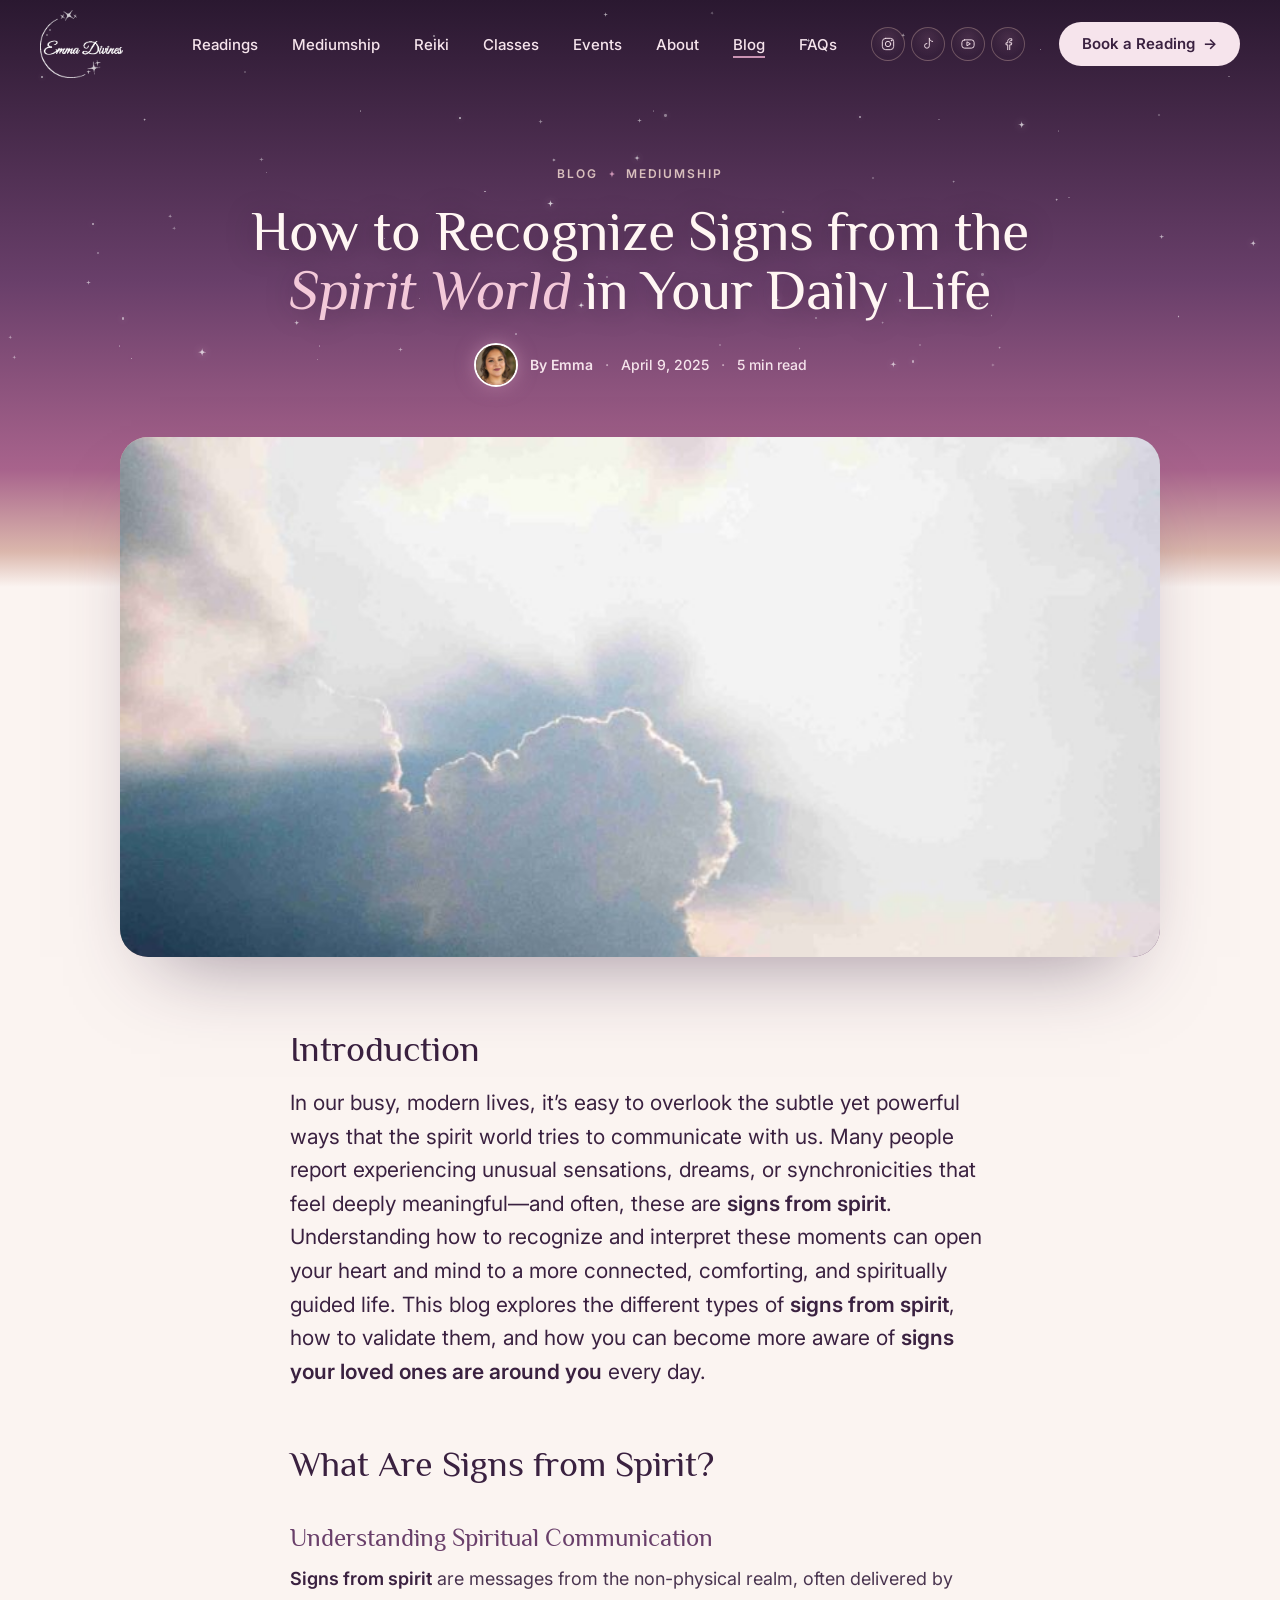
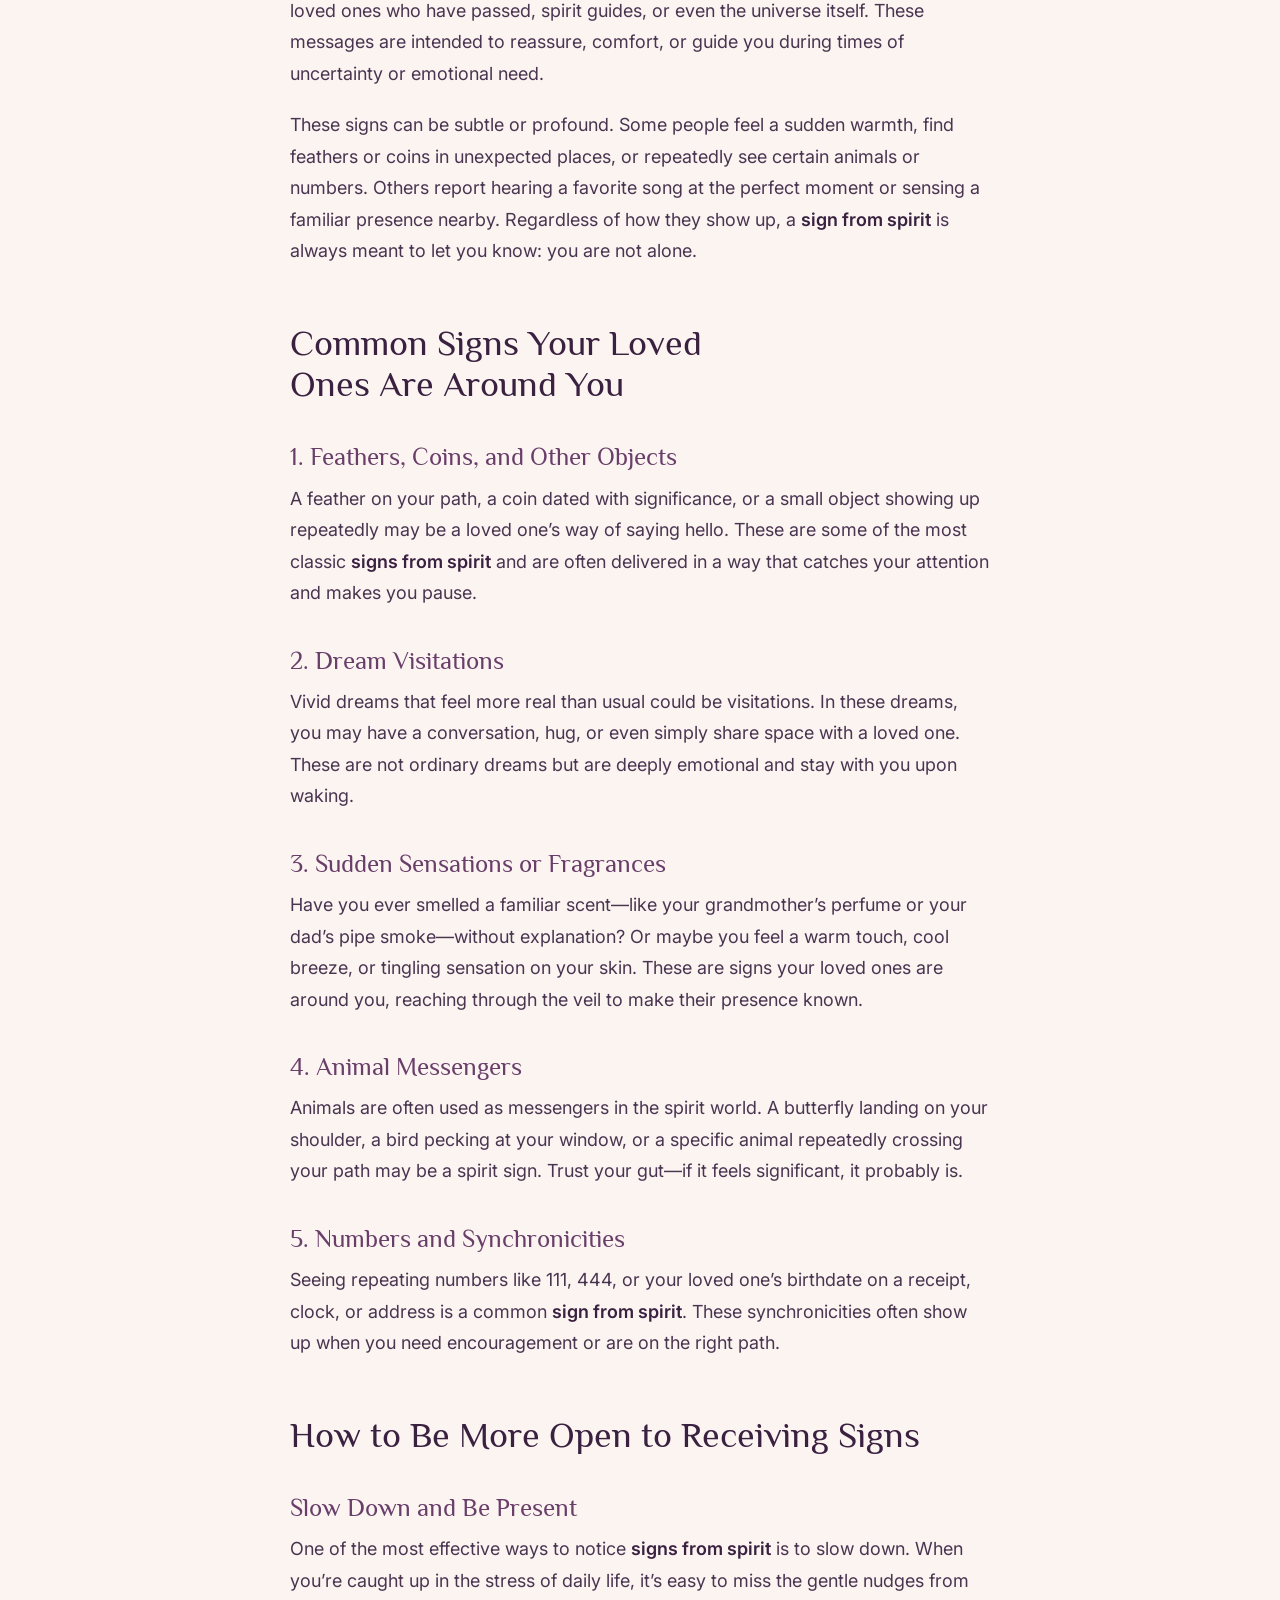
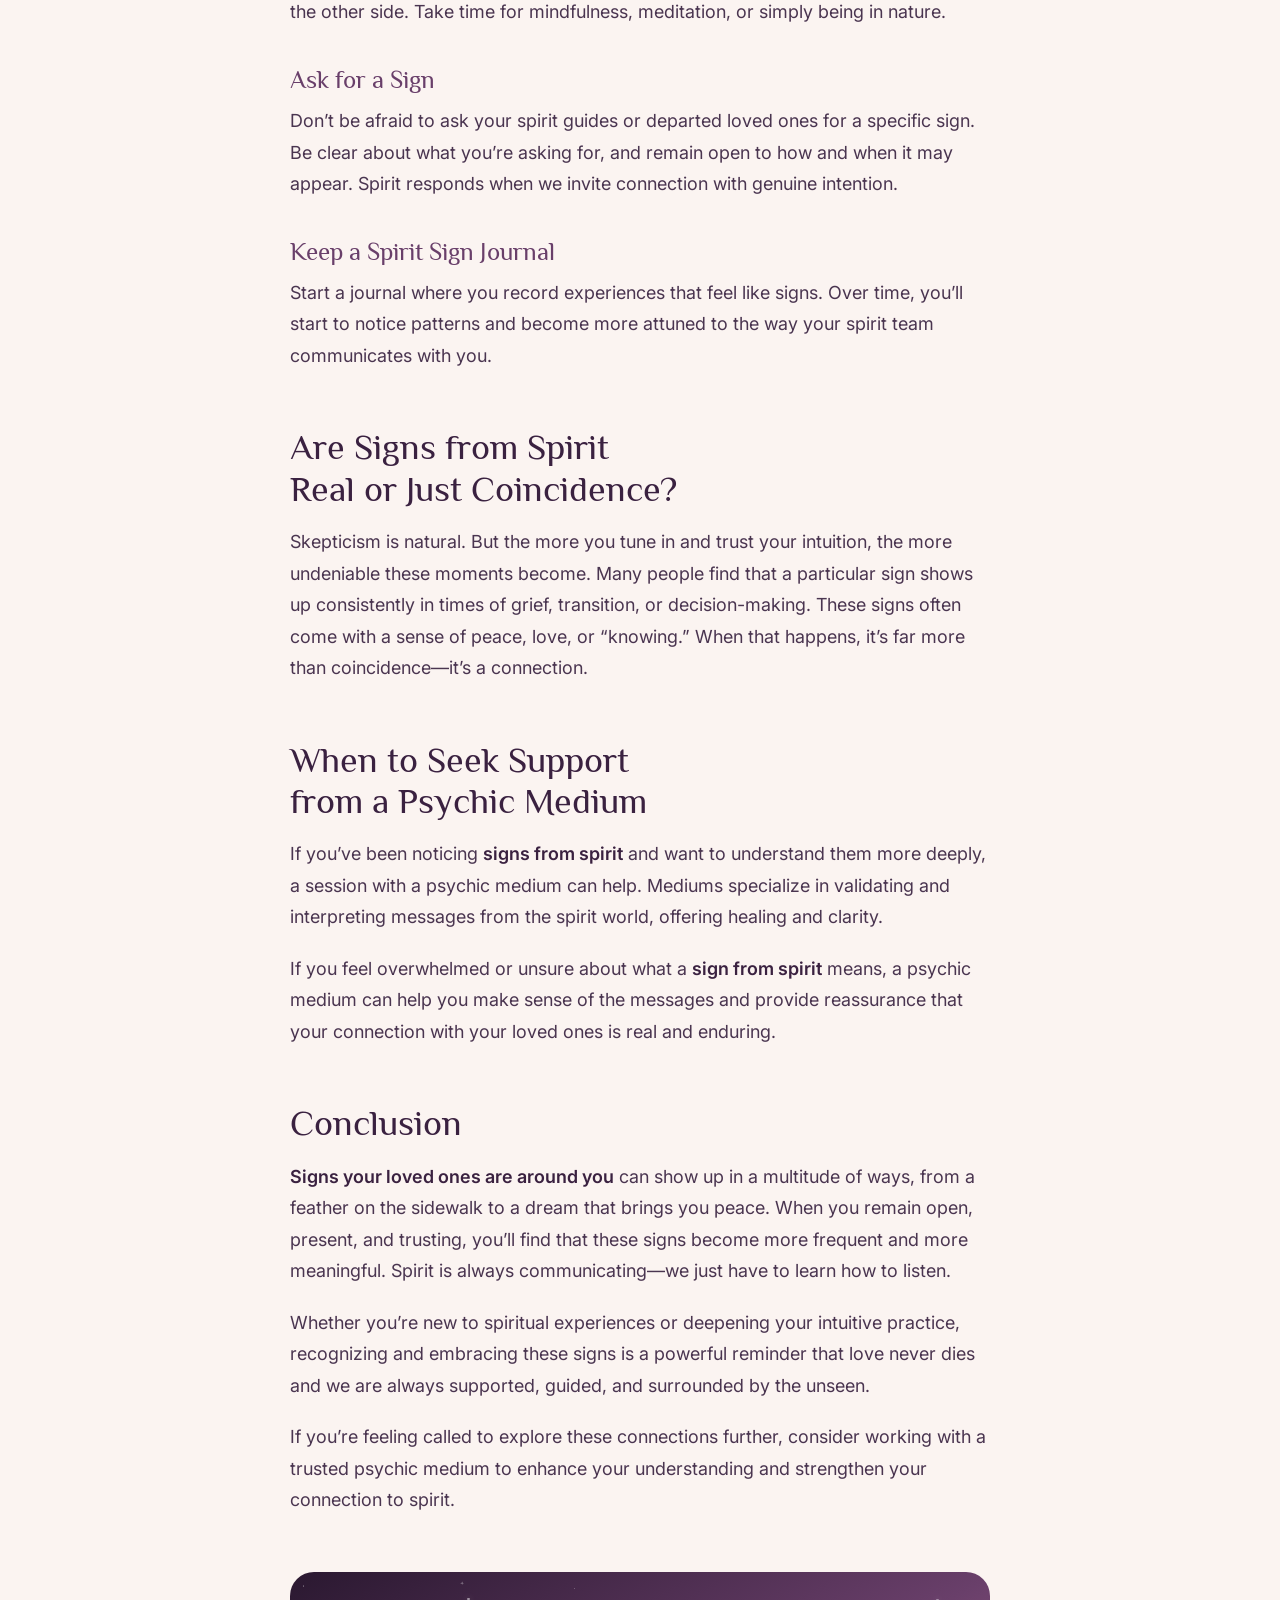
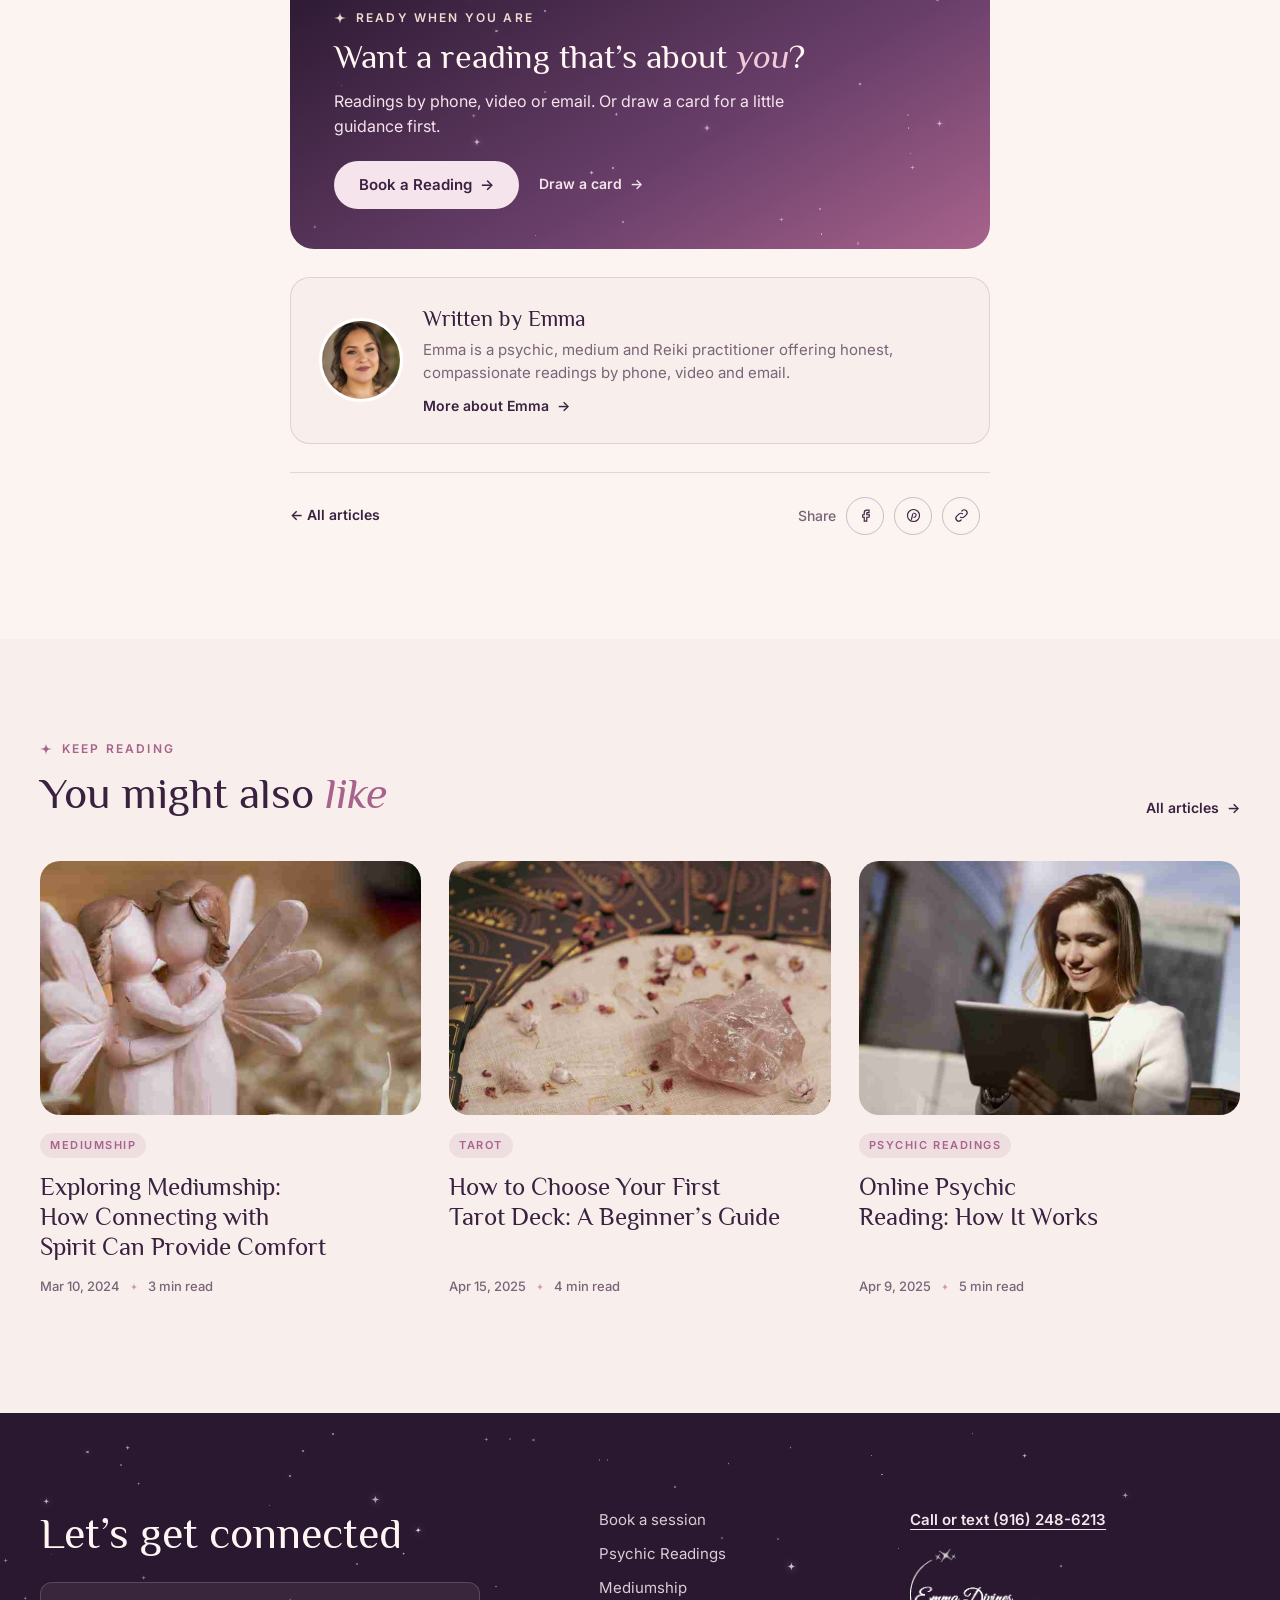
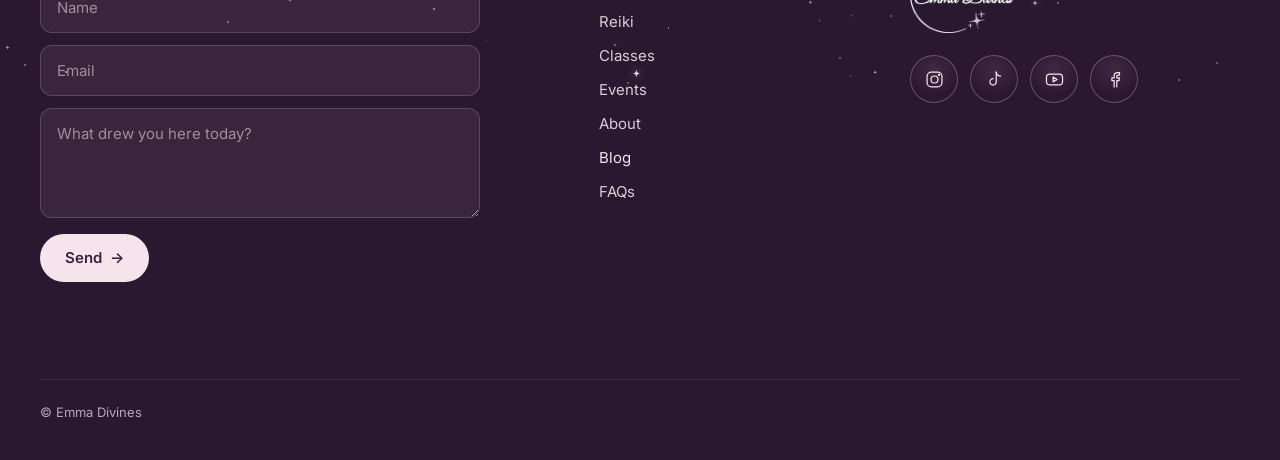
<file: article-spirit-signs.html>
<!doctype html>
<html lang="en">
<head>
<meta charset="utf-8">
<meta name="viewport" content="width=device-width, initial-scale=1, viewport-fit=cover">
<title>How to Recognize Signs from the Spirit World in Your Daily Life · Emma Divines</title>
<meta name="description" content="Honest, compassionate psychic readings, mediumship and Reiki with Emma, by phone, video or email. See every session and price, or draw a card for a little guidance.">
<meta property="og:type" content="website">
<meta property="og:site_name" content="Emma Divines">
<meta property="og:title" content="Emma Divines · Readings, mediumship &amp; Reiki">
<meta property="og:description" content="Honest, compassionate guidance from wherever you are. Draw a card for a little guidance, or book a session.">

<meta property="og:image" content="https://emma-divines-prototype.vercel.app/images/og-image.jpg">
<meta property="og:image:width" content="1200">
<meta property="og:image:height" content="630">
<meta property="og:image:alt" content="Emma Divines homepage: tarot cards with prices and a photo of Emma">
<meta name="twitter:card" content="summary_large_image">
<meta name="twitter:image" content="https://emma-divines-prototype.vercel.app/images/og-image.jpg">
<link rel="icon" type="image/png" href="logo_color.png">
<link rel="apple-touch-icon" href="images/emma-avatar.jpg">
<link rel="preconnect" href="https://fonts.googleapis.com">
<link rel="preconnect" href="https://fonts.gstatic.com" crossorigin>
<link href="https://fonts.googleapis.com/css2?family=Inter:wght@400;500;600&family=Philosopher:ital,wght@0,400;0,700;1,400&display=swap" rel="stylesheet">
<style>
/* Velvet Dusk: one visual world (dusk → daylight → dusk → night), so colours are set explicitly rather than per OS theme. */
:root{
  color-scheme:light;
  /* brand palette (Emma's guide) */
  --deep-purple:#693F6A; --mauve:#A8638C; --terracotta:#C08977; --muted-purple:#936A94; --soft-rose:#CA93B3; --warm-blush:#DBB7AC;
  /* extensions: darker / lighter steps of the palette */
  --night:#2A1830; --plum:#3A2140; --cream:#FBF4F1; --blush-tint:#F8EFEC; --rose-light:#F3C9D9; --ink-soft:#7A6478; --on-dark:#F6E4EC;
  --f-display:Philosopher,Georgia,serif; --f-body:Inter,system-ui,-apple-system,sans-serif;
  --cw:200px; --ch:340px;
}
*{box-sizing:border-box}
[hidden]{display:none!important}
html{scroll-behavior:smooth;scroll-padding-top:80px;overflow-x:clip}
html,body{margin:0}
body{font-family:var(--f-body);-webkit-font-smoothing:antialiased;overflow-x:hidden;background:var(--cream);color:var(--plum)}
button{font:inherit;color:inherit;background:none;border:0;padding:0;cursor:pointer}
a{color:inherit}
:focus-visible{outline:2px solid var(--soft-rose);outline-offset:3px;border-radius:6px}
.wrap{max-width:1240px;margin-inline:auto;padding-inline:20px}
.sp{display:inline-block;width:12px;height:12px;vertical-align:-1px}
.eyebrow{display:flex;align-items:center;gap:10px;margin:0;font:600 12px/1 var(--f-body);letter-spacing:.18em;text-transform:uppercase;color:var(--mauve)}
.eyebrow svg{width:12px;height:12px}
h1,h2,h3{text-wrap:balance}
h2{font:400 44px/1.1 var(--f-display);margin:0;color:var(--plum)}
h2 em{font-style:italic;color:var(--mauve)}
.lede{font-size:17px;line-height:1.55;color:var(--ink-soft);max-width:560px;margin:0}
.draft-tag{display:inline-block;font:600 10px/1 var(--f-body);letter-spacing:.12em;text-transform:uppercase;padding:5px 8px;border-radius:999px;background:rgba(168,99,140,.12);color:var(--mauve)}

/* ---------- Buttons & links ---------- */
.btn{display:inline-flex;align-items:center;gap:8px;border-radius:999px;padding:14px 24px;font:600 15px/1.2 var(--f-body);text-decoration:none;border:1px solid transparent;white-space:nowrap;transition:transform .2s,background-color .2s,box-shadow .25s}
.btn:hover{transform:translateY(-1px)}
.btn .arr,.link .arr{transition:translate .2s}
.btn:hover .arr,.link:hover .arr{translate:3px 0}
.btn-plum{background:var(--plum);color:#FFF6F3}
.btn-purple{background:var(--deep-purple);color:#FFF6F3}
.btn-light{background:var(--on-dark);color:var(--plum)}
.btn-outline{border-color:rgba(58,33,64,.5);color:var(--plum)}
.btn-outline-light{border-color:rgba(246,228,236,.55);color:var(--on-dark)}
.link{display:inline-flex;align-items:center;gap:8px;font:600 14px/1.2 var(--f-body);color:var(--plum);text-decoration:none}

/* ---------- Header ---------- */
.site-header{position:fixed;inset:0 0 auto 0;z-index:40;padding-top:env(safe-area-inset-top,0px);transition:background-color .35s,box-shadow .35s,backdrop-filter .35s}
.site-header .wrap{height:88px;display:flex;align-items:center;justify-content:space-between;transition:height .35s}
.site-header.scrolled{background:rgba(42,24,48,.8);backdrop-filter:blur(14px);-webkit-backdrop-filter:blur(14px);box-shadow:0 1px 0 rgba(246,228,236,.08)}
.site-header.scrolled .wrap{height:68px}
.logo img{height:68px;display:block;transition:height .35s}
.scrolled .logo img{height:54px}
.nav{display:flex;align-items:center;gap:34px}
.nav a:not(.btn){text-decoration:none;font-weight:500;font-size:15px;color:var(--on-dark)}
.nav a:not(.btn):hover{text-decoration:underline;text-underline-offset:6px;text-decoration-color:var(--soft-rose)}
.nav .btn{padding:12px 22px}
.mobile-actions{display:none;align-items:center;gap:10px}
.menu-btn{display:flex;flex-direction:column;gap:5px;padding:13px 9px}
.menu-btn i{display:block;width:20px;height:1.6px;border-radius:1px;background:var(--on-dark)}
.mobile-menu{position:fixed;inset:0;z-index:60;background:linear-gradient(#2A1830,#693F6A);color:var(--on-dark);padding:calc(20px + env(safe-area-inset-top,0px)) 24px 32px;display:flex;flex-direction:column;gap:28px}
.mobile-menu[hidden]{display:none}
.mobile-menu .top{display:flex;justify-content:space-between;align-items:center}
.mobile-menu .top img{height:52px}
.mobile-menu nav{display:flex;flex-direction:column;gap:6px}
.mobile-menu nav a{font:400 34px/1.3 var(--f-display);text-decoration:none}
.close-btn{width:44px;height:44px;border-radius:50%;font-size:22px}

/* ---------- Hero ---------- */
.hero{position:relative;isolation:isolate;min-height:900px;padding-bottom:56px}
.hero-bg{position:absolute;inset:0;z-index:-1;overflow:hidden;background:linear-gradient(#2A1830,#693F6A 38%,#A8638C 75%,#DBB7AC)}
#aurora{position:absolute;inset:0;width:100%;height:100%;display:block}
.stars{position:absolute;inset:0;pointer-events:none}
.layer{position:absolute;left:0;right:0;will-change:transform}
.star,.dot{position:absolute;opacity:var(--o);animation:twinkle var(--t) ease-in-out var(--d) infinite}
.star{color:#fff}
.dot{border-radius:50%;background:#fff;box-shadow:0 0 6px rgba(255,240,246,.7)}
.layer:last-child .star{filter:drop-shadow(0 0 4px rgba(255,228,240,.75))}
/* a slow, shallow breathe rather than a blink */
@keyframes twinkle{0%,100%{opacity:var(--o)}50%{opacity:calc(var(--o) * .45)}}
.hero-inner{display:grid;grid-template-columns:470px minmax(0,1fr);column-gap:20px;align-items:start;padding-top:200px}
.copy{display:flex;flex-direction:column;gap:24px}
.hero .eyebrow{color:#F1D9D0}
h1{font:400 54px/1.06 var(--f-display);margin:0;color:#FFF6F3;letter-spacing:-.005em;text-shadow:0 2px 28px rgba(42,24,48,.35)}
h1 em{font-style:italic;color:var(--rose-light)}
.byline{display:flex;align-items:center;gap:22px}
.byline p{margin:0;font-size:17px;line-height:1.45;color:var(--on-dark);max-width:420px}
.avatar{flex:none;width:140px;height:140px;border-radius:50%;object-fit:cover;display:block;background:linear-gradient(135deg,#DBB7AC,#693F6A);border:4px solid #fff;box-shadow:0 0 36px 2px rgba(202,147,179,.55)}
.ctas{display:flex;gap:12px;flex-wrap:wrap}
.hero .btn-outline{border-color:rgba(58,33,64,.5)}
.offerings{display:flex;flex-direction:column;align-items:center;margin-top:-20px;min-width:0}
.tabs{display:flex;gap:8px;margin-top:18px}
.tab{padding:10px 20px;border-radius:999px;font:500 14px/1.2 var(--f-body);border:1px solid rgba(58,33,64,.35);color:var(--plum);white-space:nowrap;transition:background-color .25s,color .25s}
.tab[aria-selected=true]{background:var(--plum);color:var(--on-dark);border-color:var(--plum);font-weight:600}
.tab .short{display:none}
.pager{display:flex;align-items:center;gap:14px;font:500 13px/1 var(--f-body);color:var(--plum);margin-top:6px}
.pager[hidden]{display:none}
.pager .dots{display:flex;gap:6px}.pager .dots i{width:6px;height:6px;border-radius:50%;background:rgba(58,33,64,.3)}.pager .dots i.on{background:var(--plum)}
.pager button{font-weight:600;display:inline-flex;gap:6px;align-items:center}
.after-cards{display:flex;flex-direction:column;align-items:center;gap:10px;margin-top:18px}
.policy{font-size:13px;color:var(--plum);opacity:.8;margin:0;text-align:center}
.deck-hint{display:none}

/* ---------- Tarot cards ---------- */
.cards{position:relative;width:100%;height:calc(var(--ch) + 90px)}
.card{position:absolute;left:calc(50% - var(--cw) / 2);top:24px;width:var(--cw);height:var(--ch);perspective:1100px;cursor:pointer;
  transform:var(--final,none);transition:translate .35s cubic-bezier(.2,.8,.2,1),transform .55s cubic-bezier(.2,.8,.2,1),opacity .35s;
  animation:deal .8s cubic-bezier(.2,1.15,.35,1) calc(var(--i) * 85ms + 150ms) backwards}
.card.dealt{animation:none}
@keyframes deal{from{transform:translate(var(--dx),var(--dy)) rotate(var(--dr)) scale(.9);opacity:0}35%{opacity:1}to{transform:var(--final,none);opacity:1}}
.tilt,.flip{position:absolute;inset:0;transform-style:preserve-3d}
.tilt{transform:rotateX(var(--rx,0deg)) rotateY(var(--ry,0deg));transition:transform .25s ease-out,translate .35s cubic-bezier(.2,.8,.2,1),rotate .35s cubic-bezier(.2,.8,.2,1)}
.flip{transition:transform .75s cubic-bezier(.3,1.25,.4,1)}
.flipped .flip{transform:rotateY(180deg)}
.face{position:absolute;inset:0;backface-visibility:hidden;-webkit-backface-visibility:hidden;border-radius:16px;padding:10px;background:var(--cream);border:1px solid #fff;box-shadow:0 18px 40px -8px rgba(58,33,64,.42);overflow:hidden;transition:box-shadow .3s}
.back{transform:rotateY(180deg)}
.inner{height:100%;border:1px solid rgba(192,137,119,.7);border-radius:10px;padding:12px 12px 14px;display:flex;flex-direction:column;align-items:center;gap:8px;text-align:center}
.num{font:400 16px/1 var(--f-display);letter-spacing:.2em;color:var(--mauve);padding-left:.2em}
.art{flex:1;width:100%;border-radius:6px;position:relative;overflow:hidden;min-height:0}
.art svg{position:absolute;inset:0;width:100%;height:100%}
/* Emma's illustrated card art: arched window like her card frames, thin gold keyline */
.art-img{border-radius:999px 999px 6px 6px;background:#3A2140;box-shadow:inset 0 0 0 1px rgba(192,137,119,.55)}
.art-img img{position:absolute;inset:0;width:100%;height:100%;object-fit:cover;object-position:50% 18%}
.rcard .art-img img{object-position:50% 26%}
.art-img::after{content:"";position:absolute;inset:0;border-radius:inherit;box-shadow:inset 0 0 0 1px rgba(219,183,172,.6),inset 0 -24px 30px -20px rgba(42,24,48,.35);pointer-events:none}
.name{font:700 20px/1.15 var(--f-display);color:var(--plum);margin:4px 0 0}
.meta{font-size:13px;color:var(--ink-soft);margin:0}
.price{font:600 21px/1.1 var(--f-body);color:var(--deep-purple);margin:2px 0 0;font-variant-numeric:tabular-nums}
.front::before{content:"";position:absolute;inset:0;border-radius:inherit;pointer-events:none;opacity:0;transition:opacity .3s;z-index:2;
  background:radial-gradient(circle at var(--gx,50%) var(--gy,30%),rgba(255,255,255,.45),transparent 55%)}
.front::after{content:"";position:absolute;inset:-20%;pointer-events:none;z-index:3;background:linear-gradient(105deg,transparent 40%,rgba(255,255,255,.5) 50%,transparent 60%);
  transform:translateX(-120%);animation:shimmer 1.1s ease-out calc(var(--i) * 85ms + 900ms) 1 both}
@keyframes shimmer{to{transform:translateX(120%)}}
.back .inner{justify-content:center;gap:10px;padding:14px}
.back .name{margin:0}
.desc{font-size:14px;line-height:1.5;color:var(--ink-soft);margin:0}
.btn-book{background:var(--deep-purple);color:#FFF6F3;padding:11px 18px;font-size:14px;margin-top:4px}
.turn{font:inherit;font-size:12px;color:var(--ink-soft);opacity:.85;background:none;border:0;padding:8px 12px;margin:-4px 0 -8px;cursor:pointer;text-decoration:underline;text-underline-offset:3px;border-radius:999px}
.turn:hover{opacity:1}
/* only the face you can see takes taps, so a tap never lands on the hidden side */
.card:not(.flipped) .back,.card.flipped .front{pointer-events:none}
.mini-draft{font-size:10px;letter-spacing:.08em;text-transform:uppercase;color:var(--mauve);opacity:.8}
.cards .card:hover,.cards .card.flipped{translate:0 -28px;z-index:20}
.cards .card:hover .tilt,.cards .card.flipped .tilt{rotate:calc(var(--r) * -1)}
@media (hover:hover) and (pointer:fine){.card:hover .front::before{opacity:1}.card:hover .face{box-shadow:0 30px 60px -12px rgba(58,33,64,.5)}}
.card.toss{animation:toss .38s cubic-bezier(.5,0,.75,0) forwards}
@keyframes toss{to{transform:translate(-135%,-14px) rotate(-20deg);opacity:0}}

/* ---------- Sections ---------- */
section.band{padding-block:112px}
.how{background:linear-gradient(#DBB7AC,#F8EFEC 220px)}
.sec-head{display:flex;flex-direction:column;align-items:center;gap:16px;text-align:center}
.steps{list-style:none;margin:64px 0 0;padding:0;display:grid;grid-template-columns:repeat(3,minmax(0,1fr));gap:48px;position:relative}
.steps::before{content:"";position:absolute;top:36px;left:16%;right:16%;border-top:1px dashed rgba(105,63,106,.35)}
.step{display:flex;flex-direction:column;align-items:center;text-align:center;gap:12px;position:relative}
.step .n{width:72px;height:72px;border-radius:50%;display:grid;place-items:center;background:var(--cream);border:1px solid rgba(192,137,119,.7);box-shadow:0 0 0 6px var(--blush-tint);font:400 24px/1 var(--f-display);color:var(--deep-purple);letter-spacing:.06em}
.step h3{font:700 24px/1.2 var(--f-display);margin:8px 0 0;color:var(--plum)}
.step p{margin:0;font-size:15px;line-height:1.55;color:var(--ink-soft);max-width:280px}

.draw{position:relative;isolation:isolate;overflow:hidden;color:var(--on-dark);background:linear-gradient(#2A1830,#693F6A 60%,#A8638C)}
.draw::before{content:"";position:absolute;inset:-20% -10%;z-index:-1;pointer-events:none;
  background:radial-gradient(42% 24% at 28% 26%,rgba(243,201,217,.2),transparent 70%),radial-gradient(36% 20% at 74% 18%,rgba(202,147,179,.18),transparent 70%);
  animation:drift 28s ease-in-out infinite alternate}
@keyframes drift{to{transform:translate3d(4%,3%,0) scale(1.08)}}
.draw .eyebrow{color:#F1D9D0}
.draw h2{color:#FFF6F3}.draw h2 em{color:var(--rose-light)}
.draw .lede{color:var(--on-dark);opacity:.85}
.draw-stage{position:relative;margin-top:56px;min-height:460px;display:flex;flex-direction:column;align-items:center}
.backs{display:flex;gap:28px;justify-content:center;transition:opacity .35s;perspective:1200px}
/* the cards fall from the sky flipping side over side (back ⇄ face), then settle into the spread */
.backs.await .cback{opacity:0}
/* no opacity animation on .cback itself: it would flatten the 3D and show the back face mirrored */
.cback{width:200px;height:330px;position:relative;cursor:pointer;transform-style:preserve-3d;transition:transform .35s cubic-bezier(.2,.8,.2,1),opacity .35s}
.cback:nth-child(1){rotate:-6deg;translate:0 14px}.cback:nth-child(3){rotate:6deg;translate:0 14px}
.cb-face{position:absolute;inset:0;display:block;border-radius:16px;padding:10px;backface-visibility:hidden;-webkit-backface-visibility:hidden;
  box-shadow:0 22px 50px -12px rgba(0,0,0,.5);transition:box-shadow .5s}
.cb-back{background:radial-gradient(circle at 50% 45%,#7E4C80,#3A2140 70%);border:1px solid rgba(219,183,172,.6)}
.cb-front{transform:rotateY(180deg);background:var(--cream);border:1px solid #fff}
.cb-back .inner{border-color:rgba(219,183,172,.45);padding:0;position:relative}
.cb-front .inner{border-color:rgba(192,137,119,.7);padding:0;position:relative}
.cb-label{position:absolute;top:8%;left:0;right:0;text-align:center;font:400 11px/1 var(--f-display);letter-spacing:.3em;text-transform:uppercase;color:#DBB7AC;padding-left:.3em}
.cb-front .cb-label{color:var(--mauve)}
.cback:hover,.cback:focus-visible{transform:translateY(-16px)}
.cback:hover .cb-face,.cback:focus-visible .cb-face{box-shadow:0 0 0 1px var(--soft-rose),0 0 48px 6px rgba(202,147,179,.45),0 22px 50px -12px rgba(0,0,0,.5)}
.cback svg,.rv-back svg{width:100%;height:100%;display:block}
.cback.dropping{pointer-events:none;animation:cardDrop 1.9s cubic-bezier(.25,.75,.3,1) calc(var(--i) * 230ms) both}
.cback.dropping .cb-face{box-shadow:0 0 50px 14px rgba(243,201,217,.42)}
@keyframes cardDrop{
  0%{transform:translateY(-600px) rotateY(var(--flips)) rotateZ(var(--tilt)) scale(.7)}
  72%{transform:translateY(14px) rotateY(-14deg) rotateZ(0deg) scale(1.02)}
  86%{transform:translateY(-5px) rotateY(5deg) scale(1)}
  100%{transform:none}}
.cback.landed .cb-face{animation:landGlow 1.3s ease-out}
@keyframes landGlow{
  0%{box-shadow:0 0 0 1px #CA93B3,0 0 70px 18px rgba(202,147,179,.65),0 22px 50px -12px rgba(0,0,0,.5)}
  100%{box-shadow:0 0 0 1px rgba(202,147,179,0),0 0 0 0 rgba(202,147,179,0),0 22px 50px -12px rgba(0,0,0,.5)}}
.burst{position:absolute;width:var(--bs);height:var(--bs);color:#F6E4EC;pointer-events:none;z-index:2;animation:burst .95s ease-out forwards}
@keyframes burst{from{opacity:1;transform:translate(0,0) scale(1)}to{opacity:0;transform:translate(var(--bx),var(--by)) scale(.3) rotate(120deg)}}
.backs.picking .cback:not(.picked){opacity:0;transform:translateY(40px)}
.backs.picking .cback.picked{transform:translateY(-30px) scale(1.05)}
.reveal{display:flex;flex-direction:column;align-items:center;gap:20px}
.reveal[hidden]{display:none}
.rcard{width:280px;height:440px;position:relative;perspective:1200px}
.rcard .face{box-shadow:0 0 0 1px var(--soft-rose),0 0 60px 10px rgba(202,147,179,.4),0 30px 60px -12px rgba(0,0,0,.5)}
.rcard .rv-back{background:radial-gradient(circle at 50% 45%,#7E4C80,#3A2140 70%);border-color:rgba(219,183,172,.6)}
.rcard .front .inner{gap:9px;justify-content:center}
.chosen-tag{font:600 11px/1 var(--f-body);letter-spacing:.14em;text-transform:uppercase;color:var(--mauve)}
.rcard .art{flex:0 0 120px;width:100%}
.again{color:var(--on-dark)}

.emma{background:var(--cream)}
.emma-grid{display:grid;grid-template-columns:420px minmax(0,1fr);gap:80px;align-items:center}
.arch{aspect-ratio:420/520;max-width:100%;border-radius:999px 999px 24px 24px;position:relative;overflow:hidden;
  background:radial-gradient(circle at 50% 30%,#CA93B3,#693F6A 75%);box-shadow:0 30px 60px -20px rgba(58,33,64,.45);border:8px solid #fff;outline:1px solid rgba(192,137,119,.5)}
.arch img{position:absolute;inset:0;width:100%;height:100%;object-fit:cover;object-position:50% 30%}
.arch svg{position:absolute;inset:0;width:100%;height:100%}
.emma-copy{display:flex;flex-direction:column;gap:20px;min-width:0}
.roles{display:flex;flex-wrap:wrap;gap:8px;padding:0;margin:0;list-style:none}
.roles li{padding:8px 14px;border-radius:999px;border:1px solid rgba(105,63,106,.25);font-size:14px;color:var(--deep-purple)}

.life{background:linear-gradient(var(--cream),#F5E8E3)}
.life-top{display:flex;justify-content:space-between;align-items:flex-end;gap:32px;flex-wrap:wrap}
.life-head{display:flex;flex-direction:column;gap:14px;max-width:560px}
.life-ctas{display:flex;gap:20px;align-items:center;flex-wrap:wrap}
.life-grid{list-style:none;margin:48px 0 0;padding:0;display:grid;grid-template-columns:repeat(4,minmax(0,1fr));gap:24px}
.life-grid figure{margin:0;display:flex;flex-direction:column;gap:12px}
.life-grid img{width:100%;height:auto;aspect-ratio:4/5;object-fit:cover;border-radius:16px;display:block;box-shadow:0 18px 40px -18px rgba(58,33,64,.35);transition:transform .4s cubic-bezier(.2,.8,.2,1)}
.life-grid li:hover img{transform:translateY(-4px)}
.life-grid figcaption{font:400 18px/1.2 var(--f-display);color:var(--plum)}
.reviews{background:var(--blush-tint)}
.rev-wrap{margin-top:48px}
.rev-grid{display:flex;gap:24px;overflow-x:auto;scroll-snap-type:x mandatory;scroll-behavior:smooth;padding:4px 2px 16px;scrollbar-width:none}
.rev-grid::-webkit-scrollbar{display:none}
.rev-controls{display:flex;gap:10px;justify-content:flex-end;margin-top:8px}
.rev-btn{width:48px;height:48px;border-radius:50%;border:1px solid rgba(58,33,64,.3);font-size:18px;color:var(--plum);transition:background-color .2s,opacity .2s}
.rev-btn:hover{background:rgba(105,63,106,.08)}
.rev-btn:disabled{opacity:.35;cursor:default}
.rev{flex:0 0 calc((100% - 48px) / 3);scroll-snap-align:start;background:var(--cream);border:1px solid rgba(192,137,119,.35);border-radius:20px;padding:28px;display:flex;flex-direction:column;gap:14px;min-width:0}
.rev .stars-row{color:var(--mauve);letter-spacing:3px;font-size:15px}
.rev blockquote{margin:0;font-size:16px;line-height:1.6;color:var(--plum);display:-webkit-box;-webkit-box-orient:vertical;-webkit-line-clamp:6;overflow:hidden}
.rev.open blockquote{-webkit-line-clamp:unset;display:block}
.rev .more{align-self:flex-start;font:600 13px/1 var(--f-body);color:var(--mauve)}
.rev .more[hidden]{display:none}
.rev .who{display:flex;align-items:center;gap:12px;margin-top:auto;padding-top:8px;font-size:13px;color:var(--ink-soft)}
.rev .who b{display:block;font:700 16px/1.2 var(--f-display);color:var(--plum)}
.rev .who i{flex:none;width:40px;height:40px;border-radius:50%;display:grid;place-items:center;font:600 14px/1 var(--f-body);font-style:normal;color:#fff;background:linear-gradient(135deg,#CA93B3,#693F6A)}
.rev-note{text-align:center;margin:20px 0 0;font-size:13px;color:var(--ink-soft)}
/* after the proof, the next step: Book a Reading + the quieter Google link */
.rev-cta{display:flex;justify-content:center;align-items:center;flex-wrap:wrap;gap:28px;margin-top:36px}
.rev-cta .link{font-size:14px}
@media (max-width:600px){.rev-cta{flex-direction:column;gap:18px;margin-top:28px}}
.g-chip{display:inline-flex;gap:8px;align-items:center;padding:8px 14px;border-radius:999px;background:var(--cream);border:1px solid rgba(192,137,119,.35);font:600 13px/1 var(--f-body);color:var(--plum)}
.g-chip b{color:var(--mauve);letter-spacing:2px}

.faq{background:var(--cream)}
.faq-grid{display:grid;grid-template-columns:360px minmax(0,1fr);gap:80px;align-items:start}
.faq-side{display:flex;flex-direction:column;gap:18px;position:sticky;top:110px}
details{border-bottom:1px solid rgba(105,63,106,.15)}
details:first-child{border-top:1px solid rgba(105,63,106,.15)}
summary{list-style:none;cursor:pointer;display:flex;justify-content:space-between;align-items:center;gap:20px;padding:24px 0;font:700 21px/1.3 var(--f-display);color:var(--plum)}
summary::-webkit-details-marker{display:none}
summary .pm{flex:none;width:32px;height:32px;border-radius:50%;border:1px solid rgba(105,63,106,.3);position:relative;transition:transform .3s,background-color .3s}
summary .pm::before,summary .pm::after{content:"";position:absolute;left:50%;top:50%;width:12px;height:1.5px;background:var(--deep-purple);translate:-50% -50%}
summary .pm::after{rotate:90deg;transition:rotate .3s}
details[open] summary .pm{background:var(--deep-purple)}
details[open] summary .pm::before,details[open] summary .pm::after{background:#fff}
details[open] summary .pm::after{rotate:0deg}
details p{margin:0 0 24px;font-size:16px;line-height:1.6;color:var(--ink-soft);max-width:620px}
details p a{color:var(--deep-purple);font-weight:600}

.footer{background:var(--night);color:var(--on-dark);padding-block:96px calc(40px + env(safe-area-inset-bottom,0px));position:relative;overflow:hidden}
.foot-grid{display:grid;grid-template-columns:minmax(0,1.2fr) minmax(0,.6fr) minmax(0,.8fr);gap:64px}
.footer h2{color:#FFF6F3}
.form{display:flex;flex-direction:column;gap:12px;margin-top:24px;max-width:440px}
.form label{position:absolute;width:1px;height:1px;overflow:hidden;clip:rect(0 0 0 0)}
.form input,.form textarea{width:100%;font:15px/1.4 var(--f-body);color:var(--on-dark);background:rgba(246,228,236,.07);border:1px solid rgba(246,228,236,.18);border-radius:12px;padding:14px 16px}
.form input::placeholder,.form textarea::placeholder{color:rgba(246,228,236,.55)}
.form textarea{min-height:110px;resize:vertical}
.form .btn{align-self:flex-start;margin-top:4px}
.form-note{font-size:13px;color:var(--rose-light);min-height:1em;margin:0}
.foot-links{list-style:none;margin:0;padding:0;display:flex;flex-direction:column;gap:14px}
.foot-links a{text-decoration:none;font-size:15px;opacity:.88}.foot-links a:hover{opacity:1;text-decoration:underline;text-underline-offset:5px}
.social{display:flex;gap:12px;margin-top:22px}
.social a{position:relative;width:48px;height:48px;border-radius:50%;display:grid;place-items:center;color:#F6E4EC;text-decoration:none;
  border:1px solid rgba(219,183,172,.35);background:radial-gradient(circle at 50% 30%,rgba(202,147,179,.14),transparent 70%);
  transition:transform .35s cubic-bezier(.2,.8,.2,1),border-color .3s,box-shadow .3s,color .3s}
.social a svg:first-child{width:21px;height:21px;fill:none;stroke:currentColor;stroke-width:1.4;stroke-linecap:round;stroke-linejoin:round}
.social a .tw{position:absolute;top:-3px;right:-3px;width:11px;height:11px;color:#DBB7AC;opacity:0;transform:scale(.3) rotate(-45deg);transition:opacity .3s,transform .45s cubic-bezier(.2,1.4,.4,1)}
.social a:hover,.social a:focus-visible{transform:translateY(-3px);color:#fff;border-color:#CA93B3;box-shadow:0 0 22px 2px rgba(202,147,179,.45)}
.social a:hover .tw,.social a:focus-visible .tw{opacity:1;transform:scale(1) rotate(0deg)}
.foot-brand img{height:84px;display:block}
.copyright{margin-top:72px;padding-top:24px;border-top:1px solid rgba(246,228,236,.12);font-size:13px;opacity:.7;display:flex;justify-content:space-between;gap:16px;flex-wrap:wrap}

/* capture mode: no entrance animations, so the snapshot shows the finished state */
html.capture .card,html.capture .front::after{animation:none!important}
/* Figma's capture ignores backface-visibility and can't snapshot the WebGL sky cleanly:
   hide the reverse sides and show the static gradient that sits behind the shader */
html.capture .face.back,html.capture .cb-front,html.capture #aurora{display:none!important}

/* ---------- Shooting stars ---------- */
.shoots{position:absolute;inset:0;pointer-events:none;overflow:hidden}
.shoot{position:absolute;height:1.6px;width:var(--len);border-radius:2px;background:linear-gradient(90deg,rgba(255,246,243,0),rgba(255,246,243,.95));
  transform-origin:100% 50%;rotate:var(--a);opacity:0;animation:shoot var(--dur) cubic-bezier(.3,.1,.4,1) forwards}
.shoot::after{content:"";position:absolute;right:-2px;top:50%;width:4px;height:4px;margin-top:-2px;border-radius:50%;background:#fff;box-shadow:0 0 8px 2px rgba(255,236,244,.8)}
@keyframes shoot{0%{opacity:0;translate:0 0}12%{opacity:1}70%{opacity:.9}100%{opacity:0;translate:var(--dx) var(--dy)}}

/* ---------- Scroll reveals (only armed when JS + IntersectionObserver run and motion is allowed) ---------- */
.js-reveal [data-reveal]{transition:opacity .9s ease,translate .9s cubic-bezier(.2,.8,.2,1),scale .9s cubic-bezier(.2,.8,.2,1);transition-delay:var(--rd,0ms)}
.js-reveal [data-reveal].pre{opacity:0;translate:0 32px}
.js-reveal [data-reveal=left].pre{translate:-40px 0}
.js-reveal [data-reveal=right].pre{translate:40px 0}
.js-reveal [data-reveal=scale].pre{translate:0 24px;scale:.94}
@media (max-width:1024px){.js-reveal [data-reveal=left].pre,.js-reveal [data-reveal=right].pre{translate:0 32px}}

/* ---------- Prices dialog ---------- */
dialog{border:0;border-radius:20px;padding:0;width:min(720px,calc(100% - 32px));max-height:85vh;background:var(--cream);color:var(--plum);box-shadow:0 30px 80px -20px rgba(28,16,32,.6)}
dialog::backdrop{background:rgba(28,16,32,.55);backdrop-filter:blur(4px)}
dialog[open]{animation:pop .35s cubic-bezier(.2,1.1,.3,1)}
@keyframes pop{from{opacity:0;transform:translateY(16px) scale(.98)}}
.dlg-head{position:sticky;top:0;background:var(--cream);display:flex;justify-content:space-between;align-items:center;padding:22px 28px 14px;border-bottom:1px solid rgba(105,63,106,.12)}
.dlg-head h2{font:700 28px/1.1 var(--f-display);color:var(--deep-purple)}
.dlg-body{padding:8px 28px 24px}
.grp h3{font:600 12px/1 var(--f-body);letter-spacing:.16em;color:var(--mauve);margin:22px 0 6px}
.row{display:grid;grid-template-columns:minmax(0,1fr) auto auto;gap:16px;align-items:center;padding:12px 0;border-bottom:1px solid rgba(105,63,106,.1)}
.row b{font:700 18px/1.2 var(--f-display)}.row small{display:block;font-size:13px;color:var(--ink-soft);margin-top:2px}
.row .p{font-weight:600;font-size:16px;font-variant-numeric:tabular-nums}
.row a{font:600 13px/1 var(--f-body);padding:9px 14px;border-radius:999px;background:var(--deep-purple);color:#fff;text-decoration:none}
.dlg-policy{font-size:13px;color:var(--ink-soft);margin:18px 0 0}

/* ---------- Draw a card: Ask the cards (focus → fan of 22 Major Arcana → reading) ---------- */
.dstep{display:flex;flex-direction:column;align-items:center;gap:22px;width:100%}
.dstep[hidden]{display:none}
.dstep.enter{animation:stepIn .6s cubic-bezier(.2,.8,.2,1) both}
@keyframes stepIn{from{opacity:0;transform:translateY(18px)}}
.step-title{font:400 32px/1.15 var(--f-display);color:#FFF6F3;margin:0;text-align:center;text-wrap:balance}
.step-sub{margin:-10px 0 0;font-size:16px;color:var(--on-dark);opacity:.85;text-align:center}
.focus-chips{display:flex;flex-wrap:wrap;justify-content:center;gap:12px;max-width:780px}
.fchip{display:inline-flex;align-items:center;gap:10px;padding:14px 22px;border-radius:999px;border:1px solid rgba(243,201,217,.55);color:#F6E4EC;font:500 16px/1 var(--f-body);transition:background-color .25s,color .25s,box-shadow .3s,transform .2s}
.fchip svg{width:11px;height:11px;color:#F3C9D9}
.fchip:hover{transform:translateY(-2px);border-color:#F3C9D9}
.fchip[aria-pressed=true]{background:var(--cream);color:var(--plum);border-color:var(--cream);box-shadow:0 0 26px 2px rgba(202,147,179,.6)}
.fchip[aria-pressed=true] svg{color:var(--mauve)}
.deck-stage{position:relative;display:flex;flex-direction:column;align-items:center;margin-top:18px}
/* the face-down deck: same card-back art as the 22-card fan */
.deck{position:relative;width:150px;height:240px;cursor:pointer;filter:drop-shadow(0 0 44px rgba(202,147,179,.35))}
.deck i{position:absolute;inset:0;border-radius:14px;background:radial-gradient(circle at 50% 45%,#7E4C80,#3A2140 75%);border:1px solid rgba(219,183,172,.65);box-shadow:0 8px 18px -6px rgba(0,0,0,.45);transform:translate(var(--dx),var(--dy)) rotate(var(--dr));transition:transform .35s cubic-bezier(.2,.8,.2,1)}
.deck i::before{content:"";position:absolute;inset:6%;border:1px solid rgba(219,183,172,.4);border-radius:9px}
.deck i::after{content:"";position:absolute;left:31%;right:31%;top:50%;aspect-ratio:1;translate:0 -50%;border:1px solid rgba(219,183,172,.55);border-radius:50%}
.deck i svg{position:absolute;left:50%;top:50%;width:16%;height:16%;translate:-50% -50%;color:#F6E4EC}
.deck i:nth-child(1){--dx:-8px;--dy:7px;--dr:-9deg}.deck i:nth-child(2){--dx:7px;--dy:4px;--dr:8deg}.deck i:nth-child(3){--dx:-4px;--dy:2px;--dr:-4deg}
.deck i:nth-child(4){--dx:4px;--dy:-1px;--dr:4deg}.deck i:nth-child(5){--dx:-1px;--dy:-3px;--dr:-1.5deg}.deck i:nth-child(6){--dx:0px;--dy:-6px;--dr:0deg}
.deck-stage.ready .deck:hover i:nth-child(6){transform:translate(0,-12px) rotate(0deg)}
.deck.nudge{animation:deckNudge .55s ease-in-out}
@keyframes deckNudge{20%{rotate:-4deg}45%{rotate:3.5deg}70%{rotate:-2deg}100%{rotate:0deg}}
.focus-chips.nudge .fchip{animation:chipGlow 1s ease-out}
@keyframes chipGlow{30%{border-color:#F3C9D9;box-shadow:0 0 22px 2px rgba(243,201,217,.55)}}
/* Shuffle the deck: sits on the deck. Waiting = dashed hint, Ready = the one glowing "magic" button */
.shuffle-btn{position:relative;z-index:2;margin-top:-30px;display:inline-flex;align-items:center;gap:10px;padding:15px 28px 15px 24px;border-radius:999px;font:600 17px/1 var(--f-body);cursor:pointer;
  border:1.2px dashed rgba(243,201,217,.6);background:rgba(42,24,48,.72);-webkit-backdrop-filter:blur(6px);backdrop-filter:blur(6px);color:rgba(246,228,236,.88);transition:background .35s,color .35s,box-shadow .35s,border-color .35s,transform .2s}
.shuffle-btn .sb-icon{width:20px;height:20px;fill:none;stroke:#F3C9D9;stroke-width:1.5}
.shuffle-btn .sb-sp{display:none;width:13px;height:13px;color:var(--mauve)}
.deck-stage.ready .shuffle-btn{border:1.2px solid transparent;background:linear-gradient(90deg,#FBF4F1,#F3C9D9 55%,#DBB7AC);color:var(--plum);box-shadow:0 0 30px 2px rgba(202,147,179,.6),0 8px 20px -6px rgba(42,24,48,.35)}
.deck-stage.ready .shuffle-btn .sb-icon{stroke:var(--plum)}
.deck-stage.ready .shuffle-btn .sb-sp{display:block}
.deck-stage.ready .shuffle-btn:hover{transform:translateY(-2px);box-shadow:0 0 40px 6px rgba(202,147,179,.7),0 10px 22px -6px rgba(42,24,48,.4)}
.shuffle-btn:focus-visible{outline:2px solid #F3C9D9;outline-offset:3px}
@media (max-width:600px){.deck{width:112px;height:179px}.deck i{border-radius:11px}.shuffle-btn{font-size:16px;padding:14px 24px 14px 20px}}
@media (prefers-reduced-motion:reduce){.deck.nudge,.focus-chips.nudge .fchip{animation:none}}
.pick-for{color:#F1D9D0}
.fan{position:relative;width:100%;max-width:1060px;height:var(--fh,360px);margin-top:6px}
.fcard{position:absolute;left:0;top:0;width:var(--cw);height:calc(var(--cw) * 1.6);padding:0;border-radius:calc(var(--cw) * .09);cursor:pointer;
  background:radial-gradient(circle at 50% 45%,#7E4C80,#3A2140 75%);border:1px solid rgba(219,183,172,.65);box-shadow:0 8px 18px -6px rgba(0,0,0,.45);
  transform:translate(var(--x),var(--y)) rotate(var(--r)) rotateY(0deg);transition:translate .3s cubic-bezier(.2,.8,.2,1),box-shadow .3s,opacity .45s}
.fcard::before{content:"";position:absolute;inset:6%;border:1px solid rgba(219,183,172,.4);border-radius:calc(var(--cw) * .06)}
.fcard::after{content:"";position:absolute;left:22%;right:22%;top:50%;aspect-ratio:1;translate:0 -50%;border:1px solid rgba(219,183,172,.55);border-radius:50%}
.fcard svg{position:absolute;left:50%;top:50%;width:26%;height:26%;translate:-50% -50%;color:#F6E4EC}
.fan.dealing .fcard{animation:fanIn .9s cubic-bezier(.2,.9,.3,1) calc(var(--i) * 35ms) both;pointer-events:none}
@keyframes fanIn{from{transform:translate(var(--x0),-180px) rotate(0deg) rotateY(540deg);opacity:0}35%{opacity:1}to{transform:translate(var(--x),var(--y)) rotate(var(--r)) rotateY(0deg)}}
@media (hover:hover) and (pointer:fine){.fcard:hover,.fcard:focus-visible{translate:0 -22px;box-shadow:0 0 0 1px #F3C9D9,0 0 30px 4px rgba(243,201,217,.6)}}
.fcard:focus-visible{translate:0 -22px;outline:none;box-shadow:0 0 0 2px #F3C9D9,0 0 30px 4px rgba(243,201,217,.6)}
.fan.picked .fcard:not(.chosen){opacity:0;translate:0 30px;pointer-events:none}
.fan .fcard.chosen{translate:0 -48px;box-shadow:0 0 0 1px #F3C9D9,0 0 40px 8px rgba(243,201,217,.7)}
.pick-meta{display:flex;gap:28px;align-items:center;font:500 14px/1 var(--f-body);color:var(--on-dark);opacity:.9}
.link.light{color:#FFF6F3}
.read-step{flex-direction:row;justify-content:center;align-items:center;gap:64px}
.read-step .rcard{flex:none}
.arc-face .inner{gap:10px;justify-content:center}
.arc-num{font:400 18px/1 var(--f-display);letter-spacing:.2em;color:var(--mauve);padding-left:.2em}
.arc-art{flex:1;width:100%;display:grid;place-items:center;border-radius:999px 999px 6px 6px;border:1px solid rgba(219,183,172,.6)}
.arc-art svg{width:62%;height:auto;overflow:visible}
.arc-art{position:relative;overflow:hidden}
.arc-art img{position:absolute;inset:0;width:100%;height:100%;object-fit:cover;object-position:50% 20%}
.arc-name{font:700 24px/1.1 var(--f-display);color:var(--plum);margin:0}
.reading{max-width:520px;display:flex;flex-direction:column;gap:16px;text-align:left}
.for-chip{align-self:flex-start;padding:7px 14px;border-radius:999px;background:rgba(251,244,241,.15);font:500 13px/1 var(--f-body);color:#F6E4EC}
.reading h3{font:400 52px/1.05 var(--f-display);color:#FFF6F3;margin:0}
.reading .msg{font:italic 400 26px/1.35 var(--f-display);color:#FFF6F3;margin:0}
.reading .kw{font-size:14px;color:#F3C9D9;margin:0}
.reading hr{border:0;border-top:1px solid rgba(246,228,236,.25);margin:4px 0;width:100%}
.reading .go{font:500 14px/1.3 var(--f-body);color:#F6E4EC;opacity:.9;margin:0}
.sess{display:flex;align-items:center;gap:16px;padding:16px 16px 16px 20px;border-radius:18px;background:var(--cream)}
.sess div{flex:1;min-width:0}.sess b{display:block;font:700 20px/1.2 var(--f-display);color:var(--plum)}.sess span{font-size:13px;color:var(--ink-soft)}
.sess .btn{padding:11px 18px;font-size:14px;flex:none}
.read-links{display:flex;gap:28px;flex-wrap:wrap}
.draft-note{font-size:11px;letter-spacing:.08em;text-transform:uppercase;color:#F3C9D9;opacity:.75;margin:0}

/* ---------- Emma's feedback round ---------- */
.vibe{margin:-6px 0 0;font-size:15px;color:var(--on-dark);display:flex;gap:8px;align-items:center;flex-wrap:wrap}
.vibe a{color:#FFF6F3;font-weight:600;text-underline-offset:4px}
.vibe .draft-tag{background:rgba(246,228,236,.15);color:#F6E4EC}
.in-person-note{margin:44px auto 0;max-width:680px;text-align:center;font-size:15px;line-height:1.6;color:var(--ink-soft);padding:14px 22px;border-radius:20px;background:rgba(255,255,255,.55);border:1px solid rgba(192,137,119,.35)}
.in-person-note a,.cat-foot .in-person a{color:var(--deep-purple);font-weight:600}
.in-person-note .sp{color:var(--mauve)}
/* the phone line always gets its own line and never splits */
.in-person-note .call-line{display:block;white-space:nowrap}
.cat-foot .in-person a{white-space:nowrap}
/* Hero trust row: reviews link (+ socials when the header icons are hidden) */
.trust{display:flex;align-items:center;gap:10px;flex-wrap:wrap;margin-top:2px}
.rev-link{display:inline-flex;align-items:center;gap:7px;padding:8px 14px 8px 12px;border-radius:999px;border:1px solid rgba(243,201,217,.5);background:rgba(58,33,64,.32);color:#FFF6F3;font-size:14px;font-weight:600;text-decoration:none;transition:background .25s,border-color .25s,box-shadow .25s}
.rev-link .sp{width:13px;height:13px;color:#DBB7AC}
.rev-link .arr{color:#DBB7AC;transition:translate .25s}
.rev-link:hover,.rev-link:focus-visible{background:rgba(58,33,64,.5);border-color:#CA93B3;box-shadow:0 0 18px rgba(202,147,179,.35)}
.rev-link:hover .arr{translate:3px 0}
.social-hero{margin:0;gap:4px}
.social-hero a{width:32px;height:32px}
.social-hero a svg:first-child{width:15px;height:15px}
.social-hero a .tw{display:none}
@media (min-width:1241px){.social-hero{display:none}}
@media (max-width:380px){.trust{gap:8px}.rev-link{padding:8px 12px 8px 10px;gap:6px}.social-hero{gap:3px}.social-hero a{width:30px;height:30px}}
.start-tag{display:inline-block;font:600 10px/1 var(--f-body);letter-spacing:.12em;text-transform:uppercase;color:#fff;background:var(--mauve);padding:5px 8px;border-radius:999px;margin:-2px 0 0}
.start-tag.inline{margin:0 0 0 10px;vertical-align:3px}
.cat-group{list-style:none;font:600 11px/1 var(--f-body);letter-spacing:.14em;text-transform:uppercase;color:var(--mauve);padding:18px 0 6px}
.cat-group+.cat-row{border-top:1px solid rgba(105,63,106,.12)}
.cat-gallery{display:grid;grid-template-columns:1fr 1fr;grid-template-rows:1fr 1fr;gap:6px;padding:6px;background:#3A2140}
.cg-tile{position:relative;margin:0;border-radius:10px;overflow:hidden;background:radial-gradient(circle at 50% 35%,#CA93B3,#693F6A 80%)}
.cg-tile:nth-child(2){background:radial-gradient(circle at 50% 35%,#C08977,#3A2140 80%)}.cg-tile:nth-child(3){background:radial-gradient(circle at 50% 35%,#936A94,#2A1830 80%)}.cg-tile:nth-child(4){background:radial-gradient(circle at 50% 35%,#F3C9D9,#A8638C 80%)}
.cg-tile img{position:absolute;inset:0;width:100%;height:100%;object-fit:cover;object-position:50% 22%}
.cg-note{position:absolute;left:50%;bottom:14px;translate:-50% 0;font:600 10px/1 var(--f-body);letter-spacing:.12em;text-transform:uppercase;color:#FFF6F3;background:rgba(42,24,48,.55);padding:6px 10px;border-radius:999px;white-space:nowrap}
.social-mini{margin:0;gap:6px}
.social-mini a{width:34px;height:34px}
.social-mini a svg:first-child{width:16px;height:16px}
.social-mini a .tw{display:none}
@media (max-width:1240px){.social-mini{display:none}}
.social-menu{margin-top:4px}
.menu-phone,.foot-phone{color:#F6E4EC;font:600 15px/1 var(--f-body);text-underline-offset:4px}
.foot-phone{display:inline-block;margin-bottom:22px}

/* ---------- Category sheet (opened from the nav: one category's sessions + a photo of Emma at work) ---------- */
#cat{width:min(1000px,calc(100% - 32px));max-height:88vh;overflow:hidden}
.cat-grid{display:grid;grid-template-columns:minmax(0,5fr) minmax(0,7fr);height:min(88vh,720px)}
.cat-photo{position:relative;overflow:hidden;background:radial-gradient(circle at 50% 35%,#CA93B3,#693F6A 75%)}
.cat-photo img{position:absolute;inset:0;width:100%;height:100%;object-fit:cover;object-position:50% 20%}
.cat-ph{position:absolute;inset:0;display:flex;flex-direction:column;align-items:center;justify-content:center;gap:12px;color:#FFF6F3;text-align:center;padding:24px}
.cat-ph svg{width:34px;height:34px;opacity:.75}
.cat-ph span{font:500 14px/1.4 var(--f-body);opacity:.9;max-width:220px}
.cat-ph small{font:600 10px/1 var(--f-body);letter-spacing:.12em;text-transform:uppercase;opacity:.7}
.cat-body{overflow-y:auto;padding:40px 40px 28px;display:flex;flex-direction:column;gap:20px;position:relative}
.cat-close{position:absolute;top:16px;right:16px}
.cat-head{display:flex;flex-direction:column;gap:12px;padding-right:40px}
.cat-head h2{font-size:38px}
.cat-head p{margin:0;font-size:16px;line-height:1.55;color:var(--ink-soft)}
.cat-list{list-style:none;margin:0;padding:0}
.cat-row{display:grid;grid-template-columns:minmax(0,1fr) auto auto;gap:6px 18px;align-items:center;padding:18px 0;border-bottom:1px solid rgba(105,63,106,.12)}
.cat-row:first-child{border-top:1px solid rgba(105,63,106,.12)}
.cat-row b{font:700 20px/1.2 var(--f-display);color:var(--plum)}
.cat-row .m{display:block;font-size:13px;color:var(--ink-soft);margin-top:3px}
.cat-row .t{grid-column:1/-1;margin:0;font-size:14px;line-height:1.5;color:var(--ink-soft);max-width:520px}
.cat-row .p{font:600 18px/1 var(--f-body);color:var(--deep-purple);font-variant-numeric:tabular-nums}
.cat-row a.btn{padding:10px 18px;font-size:14px}
.cat-foot{display:flex;flex-direction:column;gap:12px;margin-top:auto;padding-top:8px}
.cat-foot .policy{text-align:left}
.cat-links{display:flex;gap:24px;flex-wrap:wrap}
@media (max-width:767px){
  dialog{width:100%;max-width:none;margin:auto 0 0;border-radius:20px 20px 0 0;max-height:90vh}
  dialog[open]{animation:sheetUp .4s cubic-bezier(.2,.9,.3,1)}
  @keyframes sheetUp{from{transform:translateY(40px);opacity:0}}
  #cat{overflow-y:auto;width:100%;max-width:none;margin:auto 0 0;max-height:92vh}
  .cat-grid{display:block;height:auto}
  .cat-photo{height:210px}
  .cat-gallery{width:100%;height:330px;gap:4px;padding:4px}
  .cat-photo{border-radius:20px 20px 0 0}
  .cat-row .p{align-self:start;padding-top:2px}
  .cat-body{overflow:visible;padding:24px 20px calc(24px + env(safe-area-inset-bottom,0px))}
  .cat-close{position:absolute;top:12px;right:12px;z-index:2;background:rgba(251,244,241,.9)}
  .cat-head{padding-right:52px}.cat-head h2{font-size:30px}
  .cat-row{grid-template-columns:minmax(0,1fr) auto;gap:6px 14px}
  .cat-row .p{grid-row:1;grid-column:2;justify-self:end}
  .cat-row a.btn{grid-column:1/-1;justify-self:start}
  .cat-row .t{grid-row:2}
}

/* ---------- Tablet + mobile (Elementor breakpoints) ---------- */
@media (max-width:1024px){
  :root{--cw:224px;--ch:360px}
  .site-header .wrap{height:64px;padding-inline:16px}.site-header.scrolled .wrap{height:60px}
  .logo img{height:52px}.scrolled .logo img{height:46px}
  .nav{display:none}.mobile-actions{display:flex}
  .mobile-actions .btn{padding:9px 16px;font-size:14px}
  .hero{min-height:0;padding-bottom:40px}
  .hero-inner{display:block;padding-top:88px}
  .copy{gap:14px}
  .trust{margin-bottom:12px}
  h1{font-size:34px}
  .avatar{width:96px;height:96px;border-width:3px;box-shadow:0 0 24px 2px rgba(202,147,179,.55)}.byline{gap:16px}.byline p{font-size:15px}
  .ctas{display:none}
  .hero .eyebrow{font-size:11px}
  .offerings{margin-top:0;align-items:stretch}
  .tabs{order:-1;margin:24px -20px 0;padding-inline:20px;overflow-x:auto;scrollbar-width:none}
  .tabs::-webkit-scrollbar{display:none}
  .tab{padding:9px 16px;color:#F6E4EC;border-color:rgba(246,228,236,.5)}
  .tab[aria-selected=true]{color:var(--on-dark)}
  .tab .long{display:none}.tab .short{display:inline}
  .cards{height:calc(var(--ch) + 44px);margin-top:30px;touch-action:pan-y}
  .card{top:0}
  .cards .card:hover,.cards .card.flipped{translate:none}
  .cards .card:hover .tilt,.cards .card.flipped .tilt{rotate:none}
  .card:not(.is-front){pointer-events:none}
  .card.is-front{cursor:grab;touch-action:pan-y;user-select:none;-webkit-user-select:none}
  .card img{-webkit-user-drag:none;user-drag:none;-webkit-touch-callout:none;pointer-events:none}
  .card.is-front:active{cursor:grabbing}
  .card.is-hidden{opacity:0}
  .deck-hint{display:flex;align-self:center;gap:8px;font:500 13px/1 var(--f-body);color:var(--plum);margin-top:4px}
  .pager{display:none!important}
  section.band{padding-block:80px}
  h2{font-size:34px}
  .steps{grid-template-columns:minmax(0,1fr);gap:36px;margin-top:44px}
  .steps::before{top:36px;bottom:36px;left:36px;right:auto;border-top:0;border-left:1px dashed rgba(105,63,106,.35)}
  .step{display:grid;grid-template-columns:72px minmax(0,1fr);column-gap:20px;align-items:start;text-align:left}
  .step .n{grid-row:span 2}
  .step h3{margin:6px 0 0}
  .backs{gap:12px}
  .cback{width:min(30vw,150px);height:auto;aspect-ratio:200/330}
  .cback .cb-label{font-size:8px;letter-spacing:.22em}
  .draw-stage{min-height:400px;margin-top:40px}
  .step-title{font-size:26px}
  .fchip{padding:12px 18px;font-size:15px}
  .read-step{flex-direction:column;gap:28px}
  .read-step .rcard{width:220px;height:346px}
  .arc-name{font-size:20px}
  .reading{gap:14px}
  .reading h3{font-size:38px}
  .reading .msg{font-size:21px}
  .pick-meta{flex-direction:column;gap:14px}
  .emma-grid,.faq-grid{grid-template-columns:minmax(0,1fr);gap:40px}
  .arch{width:min(100%,360px);margin-inline:auto}
  .faq-side{position:static}
  .life .wrap{display:flex;flex-direction:column}
  .life-top{display:contents}
  .life-head{order:1}
  .life-grid{order:2;grid-template-columns:repeat(2,minmax(0,1fr));gap:20px 16px;margin-top:32px}
  .life-grid figcaption{font-size:16px}
  .life-ctas{order:3;margin-top:32px;flex-direction:column;align-items:flex-start;gap:14px}
  .rev-grid{margin-inline:-20px;padding:4px 20px 12px;scroll-padding-inline:20px}
  .rev-controls{display:none}
  .rev{flex:0 0 82%;scroll-snap-align:center}
  .foot-grid{grid-template-columns:minmax(0,1fr);gap:48px}
}
@media (max-width:1024px) and (min-width:768px){h1{font-size:44px}.byline p{max-width:520px}}

@media (prefers-reduced-motion:reduce){
  html{scroll-behavior:auto}
  .card{animation:fade .4s ease both}@keyframes fade{from{opacity:0}}
  .front::after,.star,.dot,.draw::before{animation:none}
  .shoot{display:none}
  .backs.await .cback{opacity:1}
  .flip{transition-duration:.35s}
}
</style>
<style>
/* Emma Divines blog: the article list (Emma Divines Blog template) and the article page. Loads after emma.css. */
/* ---------- Blog ---------- */
.site-header .nav a[aria-current=page]{text-decoration:underline;text-underline-offset:6px;text-decoration-color:var(--soft-rose);text-decoration-thickness:2px}
.mobile-menu nav a[aria-current=page]{color:var(--rose-light);font-style:italic}
.foot-links a[aria-current=page]{opacity:1}
.blog-hero{position:relative;isolation:isolate;padding:184px 0 152px}
.blog-hero .hero-bg{background:linear-gradient(#2A1830,#693F6A 42%,#A8638C 74%,#DBB7AC 90%,#FBF4F1)}
.bh-inner{max-width:780px;margin-inline:auto;display:flex;flex-direction:column;align-items:center;gap:20px;text-align:center}
.blog-hero .eyebrow{color:#F1D9D0}
.blog-hero .lede{color:var(--on-dark);max-width:520px}
.cat-chips{display:flex;gap:8px;flex-wrap:wrap;justify-content:center;margin-top:12px}
.chip{display:inline-flex;align-items:center;gap:8px;padding:10px 18px;border-radius:999px;border:1px solid rgba(246,228,236,.5);color:#F6E4EC;font:500 14px/1.2 var(--f-body);white-space:nowrap;transition:background-color .25s}
.chip .ct{font-size:12px;opacity:.65}
.chip[aria-pressed=true]{background:var(--plum);border-color:var(--plum);font-weight:600}
.featured{position:relative;margin-top:-88px}
.feat-card{display:grid;grid-template-columns:minmax(0,1.1fr) minmax(0,1fr);background:#FFFCFA;border-radius:28px;overflow:hidden;box-shadow:0 40px 80px -40px rgba(58,33,64,.45),0 0 0 1px rgba(192,137,119,.18)}
.feat-img{display:block;min-height:440px;background:linear-gradient(135deg,#DBB7AC,#693F6A)}
.feat-img img{width:100%;height:100%;object-fit:cover;display:block}
.feat-body{padding:56px 56px 52px;display:flex;flex-direction:column;align-items:flex-start;gap:18px;justify-content:center}
.feat-body h2{font-size:40px}.feat-body h2 a{text-decoration:none}
.tagrow{display:flex;gap:8px}
.ptag{align-self:flex-start;font:600 11px/1 var(--f-body);letter-spacing:.14em;text-transform:uppercase;padding:7px 10px;border-radius:999px;background:rgba(168,99,140,.12);color:var(--mauve)}
.ptag.new{background:var(--plum);color:#FFF6F3}
.excerpt{font-size:16px;line-height:1.6;color:var(--ink-soft);margin:0}
.meta{display:flex;align-items:center;gap:10px;margin:0;font:500 13px/1 var(--f-body);color:var(--ink-soft)}
.meta .sp{width:8px;height:8px;color:var(--soft-rose)}
.feat-body .btn{margin-top:6px}
.journal{padding:104px 0 120px}
.j-head{display:flex;justify-content:space-between;align-items:flex-end;gap:20px;margin-bottom:44px}
.j-head > div{display:flex;flex-direction:column;gap:14px}
.j-count{font:500 14px/1 var(--f-body);color:var(--ink-soft);margin:0}
.post-grid{display:grid;grid-template-columns:repeat(3,minmax(0,1fr));gap:56px 28px}
.post a{display:flex;flex-direction:column;gap:14px;text-decoration:none;height:100%}
.ph{aspect-ratio:3/2;border-radius:20px;overflow:hidden;background:linear-gradient(135deg,#DBB7AC,#693F6A);margin-bottom:6px}
.ph img{width:100%;height:100%;object-fit:cover;display:block;transition:scale .5s cubic-bezier(.2,.8,.2,1)}
.post a:hover .ph img{scale:1.04}
.post h3{font:400 25px/1.2 var(--f-display);margin:0;color:var(--plum)}
.post a:hover h3{text-decoration:underline;text-underline-offset:5px;text-decoration-color:var(--soft-rose)}
.post .excerpt{font-size:15px;display:-webkit-box;-webkit-line-clamp:2;-webkit-box-orient:vertical;overflow:hidden}
.post .meta{margin-top:auto;padding-top:4px}
.post-cta{position:relative;isolation:isolate;overflow:hidden;border-radius:20px;background:linear-gradient(160deg,#2A1830,#693F6A 62%,#A8638C);color:var(--on-dark);padding:40px 36px;display:flex;flex-direction:column;justify-content:flex-end;gap:16px;min-height:100%}
.post-cta .stars{z-index:-1}
.post-cta .eyebrow{color:#F1D9D0}
.post-cta h3{font:400 32px/1.15 var(--f-display);margin:0;color:#FFF6F3}
.post-cta h3 em{color:var(--rose-light)}
.post-cta p:not(.eyebrow){margin:0;font-size:15px;line-height:1.55}
.cta-acts{display:flex;flex-wrap:wrap;align-items:center;gap:20px;margin-top:10px}
.post-cta .link{color:var(--on-dark)}
@media (max-width:1024px){
  .blog-hero{padding:120px 0 112px}
  .cat-chips{flex-wrap:nowrap;justify-content:flex-start;align-self:stretch;overflow-x:auto;margin:8px -20px 0;padding-inline:20px;scrollbar-width:none}
  .cat-chips::-webkit-scrollbar{display:none}
  .chip{padding:9px 16px}
  .featured{margin-top:-72px}
  .feat-card{grid-template-columns:minmax(0,1fr);border-radius:24px}
  .feat-img{min-height:0;aspect-ratio:3/2}
  .feat-body{padding:28px 24px 30px;gap:14px}
  .feat-body h2{font-size:28px}
  .journal{padding:72px 0 88px}
  .j-head{margin-bottom:32px}
  .post-grid{grid-template-columns:repeat(2,minmax(0,1fr));gap:44px 20px}
  .post h3{font-size:23px}
  .post-cta{padding:32px 26px}
  .post-cta h3{font-size:28px}
}
@media (max-width:767px){.post-grid{grid-template-columns:minmax(0,1fr)}.j-head{flex-direction:column;align-items:flex-start}}

/* ---------- Article ---------- */
.art-hero{position:relative;isolation:isolate;padding:168px 0 200px}
.art-hero .hero-bg{background:linear-gradient(#2A1830,#693F6A 48%,#A8638C 80%,#DBB7AC 94%,#FBF4F1)}
.ah-inner{max-width:860px;margin-inline:auto;display:flex;flex-direction:column;align-items:center;gap:22px;text-align:center}
.crumbs{display:flex;align-items:center;gap:10px;margin:0;font:600 12px/1 var(--f-body);letter-spacing:.16em;text-transform:uppercase;color:#F1D9D0}
.crumbs a{text-decoration:none;opacity:.85}.crumbs a:hover{opacity:1;text-decoration:underline;text-underline-offset:4px}
.crumbs .sp{width:8px;height:8px;color:var(--soft-rose)}
.art-hero h1{font-size:56px}
.byline-row{display:flex;align-items:center;gap:12px;color:var(--on-dark);font:500 14px/1.3 var(--f-body)}
.byline-row img{width:44px;height:44px;border-radius:50%;object-fit:cover;border:2px solid #fff;box-shadow:0 0 18px rgba(202,147,179,.55)}
.byline-row b{font-weight:600}
.byline-row .dot-sep{opacity:.6}
.art-cover{position:relative;margin-top:-150px}
.art-cover .frame{max-width:1040px;margin-inline:auto;aspect-ratio:16/8;border-radius:28px;overflow:hidden;box-shadow:0 40px 80px -40px rgba(58,33,64,.5);background:linear-gradient(135deg,#DBB7AC,#693F6A)}
.art-cover img{width:100%;height:100%;object-fit:cover;display:block}
.art-body{max-width:700px;margin:72px auto 0;font-size:18px;line-height:1.75;color:#4A3550}
.art-body > :first-child{margin-top:0}
.art-body h2{font:400 36px/1.15 var(--f-display);color:var(--plum);margin:56px 0 16px}
.art-body h3{font:400 25px/1.25 var(--f-display);color:var(--deep-purple);margin:36px 0 10px}
.art-body p{margin:0 0 20px}
.art-body strong{font-weight:600;color:var(--plum)}
.art-body ul{list-style:none;padding:0;margin:0 0 24px;display:flex;flex-direction:column;gap:10px}
.art-body li{position:relative;padding-left:26px}
.art-body li::before{content:"";position:absolute;left:2px;top:.62em;width:10px;height:10px;background:var(--mauve);clip-path:polygon(50% 0,61% 39%,100% 50%,61% 61%,50% 100%,39% 61%,0 50%,39% 39%)}
.art-body > p:first-of-type{font-size:21px;line-height:1.6;color:var(--plum)}
.art-end{max-width:700px;margin:56px auto 0;display:flex;flex-direction:column;gap:28px}
.art-cta{position:relative;isolation:isolate;overflow:hidden;border-radius:24px;background:linear-gradient(150deg,#2A1830,#693F6A 60%,#A8638C);color:var(--on-dark);padding:40px 44px;display:flex;flex-direction:column;gap:14px}
.art-cta .stars{z-index:-1}
.art-cta .eyebrow{color:#F1D9D0}
.art-cta h2{color:#FFF6F3;font-size:34px}.art-cta h2 em{color:var(--rose-light)}
.art-cta p:not(.eyebrow){margin:0;font-size:16px;line-height:1.55;max-width:500px}
.art-cta .cta-acts{margin-top:8px}.art-cta .link{color:var(--on-dark)}
.author{display:flex;gap:20px;align-items:center;padding:28px;border-radius:20px;background:var(--blush-tint);border:1px solid rgba(192,137,119,.3)}
.author img{width:84px;height:84px;border-radius:50%;object-fit:cover;flex:none;border:3px solid #fff}
.author h3{font:400 22px/1.2 var(--f-display);margin:0 0 6px;color:var(--plum)}
.author p{margin:0 0 10px;font-size:15px;line-height:1.55;color:var(--ink-soft)}
.art-foot{display:flex;justify-content:space-between;align-items:center;gap:16px;padding-top:24px;border-top:1px solid rgba(58,33,64,.14)}
.share{display:flex;align-items:center;gap:10px;font:500 14px/1 var(--f-body);color:var(--ink-soft)}
.share a{width:38px;height:38px;border-radius:50%;border:1px solid rgba(58,33,64,.25);display:grid;place-items:center;color:var(--plum)}
.share svg{width:17px;height:17px;fill:none;stroke:currentColor;stroke-width:1.6}
.related{padding:104px 0 120px;margin-top:104px;background:var(--blush-tint)}
.related .post-grid .post .ph{margin-bottom:4px}
@media (max-width:1024px){
  .art-hero{padding:112px 0 150px}
  .art-hero h1{font-size:36px}
  .crumbs{font-size:11px}
  .byline-row{font-size:13px;flex-wrap:wrap;justify-content:center}
  .byline-row img{width:36px;height:36px}
  .art-cover{margin-top:-112px}
  .art-cover .frame{aspect-ratio:3/2;border-radius:20px}
  .art-body{margin-top:44px;font-size:17px;line-height:1.7}
  .art-body > p:first-of-type{font-size:19px}
  .art-body h2{font-size:29px;margin-top:44px}
  .art-body h3{font-size:22px;margin-top:30px}
  .art-cta{padding:32px 26px}.art-cta h2{font-size:28px}
  .author{flex-direction:column;align-items:flex-start;padding:24px}
  .author img{width:64px;height:64px}
  .art-foot{flex-direction:column-reverse;align-items:flex-start}
  .related{padding:72px 0 88px;margin-top:72px}
}

/* ---------- Real-post extras ---------- */
.art-body a{color:var(--deep-purple);text-decoration-color:var(--soft-rose);text-underline-offset:3px}
.art-body img{max-width:100%;height:auto;border-radius:16px;display:block}
.art-body figure{margin:32px 0}
.art-body figcaption{font-size:14px;color:var(--ink-soft);margin-top:10px;text-align:center}
.art-body ol{padding-left:22px;margin:0 0 24px}
.art-body ol li{padding-left:4px}.art-body ol li::before{display:none}
.art-body blockquote{margin:32px 0;padding:4px 0 4px 24px;border-left:3px solid var(--soft-rose);font:italic 400 22px/1.5 var(--f-display);color:var(--plum)}
.no-cover .art-body{margin-top:0}
.ed-article .art-hero:has(+ article){padding-bottom:96px}
.share button{width:38px;height:38px;border-radius:50%;border:1px solid rgba(58,33,64,.25);display:grid;place-items:center;color:var(--plum)}
.copied{font-size:13px;color:var(--mauve);min-width:0}
.empty-note{margin:24px 0 0;color:var(--ink-soft)}
.post .ph:empty::after{content:"";display:block;height:100%}
.art-body .wp-block-columns{display:flex;gap:32px;align-items:flex-start;margin:0 0 20px}
.art-body .wp-block-column{flex:1 1 0;min-width:0}
.art-body .wp-block-column > :last-child{margin-bottom:0}
.art-body .wp-block-image{margin:0 0 20px}
@media (max-width:767px){.art-body .wp-block-columns{flex-direction:column;gap:0}}
</style>
</head>
<body class="ed-article">
<svg width="0" height="0" style="position:absolute" aria-hidden="true"><defs>
  <symbol id="sp" viewBox="0 0 100 100"><path fill="currentColor" d="M50 0C52.6 37 63 47.4 100 50 63 52.6 52.6 63 50 100 47.4 63 37 52.6 0 50 37 47.4 47.4 37 50 0Z"/></symbol>
  <symbol id="cardfront" viewBox="0 0 180 310">
    <circle cx="90" cy="155" r="60" fill="none" stroke="#C08977" stroke-width=".8" opacity=".75"/>
    <circle cx="90" cy="155" r="70" fill="none" stroke="#C08977" stroke-width=".5" stroke-dasharray="2 5" opacity=".6"/>
    <path d="M100 117 A40 40 0 1 0 100 193 A32 32 0 1 1 100 117Z" fill="#693F6A" opacity=".88"/>
    <use href="#sp" x="102" y="128" width="22" height="22" style="color:#A8638C"/>
    <use href="#sp" x="84" y="74" width="12" height="12" style="color:#C08977"/>
    <use href="#sp" x="84" y="224" width="12" height="12" style="color:#C08977"/>
    <use href="#sp" x="9" y="149" width="12" height="12" style="color:#C08977"/>
    <use href="#sp" x="159" y="149" width="12" height="12" style="color:#C08977"/>
  </symbol>
  <symbol id="cardback" viewBox="0 0 180 310">
    <circle cx="90" cy="155" r="62" fill="none" stroke="#DBB7AC" stroke-width=".8" opacity=".7"/>
    <circle cx="90" cy="155" r="48" fill="none" stroke="#DBB7AC" stroke-width=".6" stroke-dasharray="2 5" opacity=".6"/>
    <path d="M90 60 A95 95 0 0 1 90 250" fill="none" stroke="#F6E4EC" stroke-width=".8" opacity=".5"/>
    <use href="#sp" x="72" y="137" width="36" height="36" style="color:#F6E4EC"/>
    <use href="#sp" x="84" y="82" width="12" height="12" style="color:#DBB7AC"/>
    <use href="#sp" x="84" y="216" width="12" height="12" style="color:#DBB7AC"/>
    <use href="#sp" x="17" y="149" width="12" height="12" style="color:#DBB7AC"/>
    <use href="#sp" x="151" y="149" width="12" height="12" style="color:#DBB7AC"/>
    <use href="#sp" x="36" y="100" width="7" height="7" style="color:#F6E4EC" opacity=".7"/>
    <use href="#sp" x="137" y="100" width="7" height="7" style="color:#F6E4EC" opacity=".7"/>
    <use href="#sp" x="36" y="203" width="7" height="7" style="color:#F6E4EC" opacity=".7"/>
    <use href="#sp" x="137" y="203" width="7" height="7" style="color:#F6E4EC" opacity=".7"/>
  </symbol>
</defs></svg>
<header class="site-header" id="hdr">
  <div class="wrap">
    <a class="logo" href="index.html" aria-label="Emma Divines home"><img src="[data-uri]" alt="Emma Divines"></a>
    <nav class="nav" aria-label="Main">
      <a href="index.html#top" data-tab="Psychic Readings">Readings</a><a href="index.html#top" data-tab="Mediumship">Mediumship</a><a href="index.html#top" data-tab="Reiki">Reiki</a><a href="index.html#top" data-tab="Classes">Classes</a><a href="index.html#top" data-sheet="Events">Events</a><a href="index.html#emma">About</a><a href="blog.html" aria-current="page">Blog</a><a href="index.html#faq">FAQs</a>
      <div class="social social-mini" aria-label="Emma on social media (header)"><a href="https://www.instagram.com/emmadivines/" target="_blank" rel="noopener" aria-label="Instagram (@emmadivines)" title="Instagram · @emmadivines"><svg viewBox="0 0 24 24" aria-hidden="true"><rect x="3.5" y="3.5" width="17" height="17" rx="5"/><circle cx="12" cy="12" r="4"/><circle cx="17.2" cy="6.8" r=".6" fill="currentColor"/></svg><svg class="tw" aria-hidden="true"><use href="#sp"/></svg></a><a href="https://www.tiktok.com/@emmadivines" target="_blank" rel="noopener" aria-label="TikTok (@emmadivines)" title="TikTok · @emmadivines"><svg viewBox="0 0 24 24" aria-hidden="true"><path d="M14 3.5v11.2a3.6 3.6 0 1 1-3.6-3.6"/><path d="M14 3.5c.4 2.6 2.2 4.4 5 4.7"/></svg><svg class="tw" aria-hidden="true"><use href="#sp"/></svg></a><a href="https://www.youtube.com/@emmadivines" target="_blank" rel="noopener" aria-label="YouTube (@emmadivines)" title="YouTube · @emmadivines"><svg viewBox="0 0 24 24" aria-hidden="true"><rect x="2.8" y="5.8" width="18.4" height="12.4" rx="4"/><path d="M10.4 9.3v5.4l4.6-2.7z"/></svg><svg class="tw" aria-hidden="true"><use href="#sp"/></svg></a><a href="https://www.facebook.com/diviningsoul" target="_blank" rel="noopener" aria-label="Facebook (Divining Soul)" title="Facebook · Divining Soul"><svg viewBox="0 0 24 24" aria-hidden="true"><path d="M14.6 20.5v-7.3h2.6l.4-3h-3V8.4c0-.9.3-1.5 1.6-1.5h1.5V4.2a20 20 0 0 0-2.3-.1c-2.3 0-3.8 1.4-3.8 3.9v2.2H9v3h2.6v7.3"/></svg><svg class="tw" aria-hidden="true"><use href="#sp"/></svg></a></div>
      <a class="btn btn-light" href="https://calendly.com/emmadivinesbook" target="_blank" rel="noopener">Book a Reading <span class="arr">→</span></a>
    </nav>
    <div class="mobile-actions">
      <a class="btn btn-light" href="https://calendly.com/emmadivinesbook" target="_blank" rel="noopener">Book <span class="arr">→</span></a>
      <button class="menu-btn" id="menu-open" aria-label="Open menu" aria-controls="mmenu" aria-expanded="false"><i></i><i></i><i></i></button>
    </div>
  </div>
</header>
<div class="mobile-menu" id="mmenu" hidden>
  <div class="top"><img src="[data-uri]" alt="Emma Divines"><button class="close-btn" id="menu-close" aria-label="Close menu">✕</button></div>
  <nav aria-label="Mobile">
    <a href="index.html#top" data-tab="Psychic Readings">Readings</a><a href="index.html#top" data-tab="Mediumship">Mediumship</a><a href="index.html#top" data-tab="Reiki">Reiki</a><a href="index.html#top" data-tab="Classes">Classes</a><a href="index.html#top" data-sheet="Events">Events</a><a href="index.html#draw">Draw a card</a><a href="index.html#emma">About Emma</a><a href="blog.html" aria-current="page">Blog</a><a href="index.html#faq">FAQs</a>
  </nav>
  <a class="btn btn-light" href="https://calendly.com/emmadivinesbook" target="_blank" rel="noopener" style="align-self:flex-start">Book a Reading <span class="arr">→</span></a>
  <div class="social social-menu" aria-label="Emma on social media (menu)"><a href="https://www.instagram.com/emmadivines/" target="_blank" rel="noopener" aria-label="Instagram (@emmadivines)" title="Instagram · @emmadivines"><svg viewBox="0 0 24 24" aria-hidden="true"><rect x="3.5" y="3.5" width="17" height="17" rx="5"/><circle cx="12" cy="12" r="4"/><circle cx="17.2" cy="6.8" r=".6" fill="currentColor"/></svg><svg class="tw" aria-hidden="true"><use href="#sp"/></svg></a><a href="https://www.tiktok.com/@emmadivines" target="_blank" rel="noopener" aria-label="TikTok (@emmadivines)" title="TikTok · @emmadivines"><svg viewBox="0 0 24 24" aria-hidden="true"><path d="M14 3.5v11.2a3.6 3.6 0 1 1-3.6-3.6"/><path d="M14 3.5c.4 2.6 2.2 4.4 5 4.7"/></svg><svg class="tw" aria-hidden="true"><use href="#sp"/></svg></a><a href="https://www.youtube.com/@emmadivines" target="_blank" rel="noopener" aria-label="YouTube (@emmadivines)" title="YouTube · @emmadivines"><svg viewBox="0 0 24 24" aria-hidden="true"><rect x="2.8" y="5.8" width="18.4" height="12.4" rx="4"/><path d="M10.4 9.3v5.4l4.6-2.7z"/></svg><svg class="tw" aria-hidden="true"><use href="#sp"/></svg></a><a href="https://www.facebook.com/diviningsoul" target="_blank" rel="noopener" aria-label="Facebook (Divining Soul)" title="Facebook · Divining Soul"><svg viewBox="0 0 24 24" aria-hidden="true"><path d="M14.6 20.5v-7.3h2.6l.4-3h-3V8.4c0-.9.3-1.5 1.6-1.5h1.5V4.2a20 20 0 0 0-2.3-.1c-2.3 0-3.8 1.4-3.8 3.9v2.2H9v3h2.6v7.3"/></svg><svg class="tw" aria-hidden="true"><use href="#sp"/></svg></a></div>
  <a class="menu-phone" href="tel:+19162486213">Call or text (916) 248-6213</a>
</div>
<main>
<section class="art-hero">
  <div class="hero-bg" aria-hidden="true"><div class="stars" data-stars="40,22" data-top="1" data-span="62"></div></div>
  <div class="wrap ah-inner">
    <p class="crumbs"><a href="blog.html">Blog</a><svg class="sp" aria-hidden="true"><use href="#sp"/></svg><a href="blog.html#mediumship">Mediumship</a></p>
    <h1>How to Recognize Signs from the <em>Spirit World</em> in Your Daily Life</h1>
    <div class="byline-row"><img src="images/emma-avatar.jpg" alt=""><span><b>By Emma</b></span><span class="dot-sep">·</span><span>April 9, 2025</span><span class="dot-sep">·</span><span>5 min read</span></div>
  </div>
</section>
<section class="art-cover"><div class="wrap"><div class="frame"><img src="images/blog/spirit-signs.jpg" alt=""></div></div></section>
<article class="wrap"><div class="art-body">
<h2>Introduction</h2>
<p>In our busy, modern lives, it&#8217;s easy to overlook the subtle yet powerful ways that the spirit world tries to communicate with us. Many people report experiencing unusual sensations, dreams, or synchronicities that feel deeply meaningful—and often, these are <strong>signs from spirit</strong>. Understanding how to recognize and interpret these moments can open your heart and mind to a more connected, comforting, and spiritually guided life. This blog explores the different types of <strong>signs from spirit</strong>, how to validate them, and how you can become more aware of <strong>signs your loved ones are around you</strong> every day.</p>
<h2>What Are Signs from Spirit?</h2>
<h3>Understanding Spiritual Communication</h3>
<p><strong>Signs from spirit</strong> are messages from the non-physical realm, often delivered by loved ones who have passed, spirit guides, or even the universe itself. These messages are intended to reassure, comfort, or guide you during times of uncertainty or emotional need.</p>
<p>These signs can be subtle or profound. Some people feel a sudden warmth, find feathers or coins in unexpected places, or repeatedly see certain animals or numbers. Others report hearing a favorite song at the perfect moment or sensing a familiar presence nearby. Regardless of how they show up, a <strong>sign from spirit</strong> is always meant to let you know: you are not alone.</p>
<h2>Common Signs Your Loved Ones Are Around You</h2>
<h3>1. Feathers, Coins, and Other Objects</h3>
<p>A feather on your path, a coin dated with significance, or a small object showing up repeatedly may be a loved one’s way of saying hello. These are some of the most classic <strong>signs from spirit</strong> and are often delivered in a way that catches your attention and makes you pause.</p>
<h3>2. Dream Visitations</h3>
<p>Vivid dreams that feel more real than usual could be visitations. In these dreams, you may have a conversation, hug, or even simply share space with a loved one. These are not ordinary dreams but are deeply emotional and stay with you upon waking.</p>
<h3>3. Sudden Sensations or Fragrances</h3>
<p>Have you ever smelled a familiar scent—like your grandmother’s perfume or your dad’s pipe smoke—without explanation? Or maybe you feel a warm touch, cool breeze, or tingling sensation on your skin. These are signs your loved ones are around you, reaching through the veil to make their presence known.</p>
<h3>4. Animal Messengers</h3>
<p>Animals are often used as messengers in the spirit world. A butterfly landing on your shoulder, a bird pecking at your window, or a specific animal repeatedly crossing your path may be a spirit sign. Trust your gut—if it feels significant, it probably is.</p>
<h3>5. Numbers and Synchronicities</h3>
<p>Seeing repeating numbers like 111, 444, or your loved one’s birthdate on a receipt, clock, or address is a common <strong>sign from spirit</strong>. These synchronicities often show up when you need encouragement or are on the right path.</p>
<h2>How to Be More Open to Receiving Signs</h2>
<h3>Slow Down and Be Present</h3>
<p>One of the most effective ways to notice <strong>signs from spirit</strong> is to slow down. When you’re caught up in the stress of daily life, it’s easy to miss the gentle nudges from the other side. Take time for mindfulness, meditation, or simply being in nature.</p>
<h3>Ask for a Sign</h3>
<p>Don’t be afraid to ask your spirit guides or departed loved ones for a specific sign. Be clear about what you’re asking for, and remain open to how and when it may appear. Spirit responds when we invite connection with genuine intention.</p>
<h3>Keep a Spirit Sign Journal</h3>
<p>Start a journal where you record experiences that feel like signs. Over time, you’ll start to notice patterns and become more attuned to the way your spirit team communicates with you.</p>
<h2>Are Signs from Spirit Real or Just Coincidence?</h2>
<p>Skepticism is natural. But the more you tune in and trust your intuition, the more undeniable these moments become. Many people find that a particular sign shows up consistently in times of grief, transition, or decision-making. These signs often come with a sense of peace, love, or “knowing.” When that happens, it’s far more than coincidence—it’s a connection.</p>
<h2>When to Seek Support from a Psychic Medium</h2>
<p>If you’ve been noticing <strong>signs from spirit</strong> and want to understand them more deeply, a session with a psychic medium can help. Mediums specialize in validating and interpreting messages from the spirit world, offering healing and clarity.</p>
<p>If you feel overwhelmed or unsure about what a <strong>sign from spirit</strong> means, a psychic medium can help you make sense of the messages and provide reassurance that your connection with your loved ones is real and enduring.</p>
<h2>Conclusion</h2>
<p><strong>Signs your loved ones are around you</strong> can show up in a multitude of ways, from a feather on the sidewalk to a dream that brings you peace. When you remain open, present, and trusting, you’ll find that these signs become more frequent and more meaningful. Spirit is always communicating—we just have to learn how to listen.</p>
<p>Whether you&#8217;re new to spiritual experiences or deepening your intuitive practice, recognizing and embracing these signs is a powerful reminder that love never dies and we are always supported, guided, and surrounded by the unseen.</p>
<p>If you’re feeling called to explore these connections further, consider working with a trusted psychic medium to enhance your understanding and strengthen your connection to spirit.</p>
<p></p>
</div>
<div class="art-end">
  <aside class="art-cta"><div class="stars" data-stars="16,10" data-top="2" data-span="96" aria-hidden="true"></div>
    <p class="eyebrow"><svg><use href="#sp"/></svg>Ready when you are</p>
    <h2>Want a reading that’s about <em>you</em>?</h2>
    <p>Readings by phone, video or email. Or draw a card for a little guidance first.</p>
    <div class="cta-acts"><a class="btn btn-light" href="https://calendly.com/emmadivinesbook" target="_blank" rel="noopener">Book a Reading <span class="arr">→</span></a><a class="link" href="index.html#draw">Draw a card <span class="arr">→</span></a></div>
  </aside>
  <div class="author"><img src="images/emma-avatar.jpg" alt=""><div><h3>Written by Emma</h3><p>Emma is a psychic, medium and Reiki practitioner offering honest, compassionate readings by phone, video and email.</p><a class="link" href="index.html#emma">More about Emma <span class="arr">→</span></a></div></div>
  <div class="art-foot"><a class="link" href="blog.html">← All articles</a><div class="share">Share
    <a href="https://www.facebook.com/sharer/sharer.php?u=https://emmadivines.com/mediumship/spirit_world_signs/" target="_blank" rel="noopener" aria-label="Share on Facebook"><svg viewBox="0 0 24 24" aria-hidden="true"><path d="M14 8h3V4.5h-3c-2.2 0-3.8 1.7-3.8 3.9V11H8v3.5h2.2V20h3.6v-5.5H17l.5-3.5h-3.7V8.6c0-.4.2-.6.6-.6Z"/></svg></a>
    <a href="https://www.pinterest.com/pin/create/button/?url=https://emmadivines.com/mediumship/spirit_world_signs/" target="_blank" rel="noopener" aria-label="Save to Pinterest"><svg viewBox="0 0 24 24" aria-hidden="true"><circle cx="12" cy="12" r="8.5"/><path d="M11 9.5 9 18m2.6-9.1c2.4-.6 4.4.8 4 3-.3 1.9-2 3-3.6 2.4"/></svg></a>
    <button type="button" class="copy-link" data-url="https://emmadivines.com/mediumship/spirit_world_signs/" aria-label="Copy link"><svg viewBox="0 0 24 24" aria-hidden="true"><path d="M10 14a4 4 0 0 0 5.7 0l3-3a4 4 0 0 0-5.7-5.7l-1 1"/><path d="M14 10a4 4 0 0 0-5.7 0l-3 3a4 4 0 0 0 5.7 5.7l1-1"/></svg></button><span class="copied" aria-live="polite"></span></div></div>
</div></article>
<section class="related"><div class="wrap">
  <div class="j-head"><div><p class="eyebrow"><svg><use href="#sp"/></svg>Keep reading</p><h2>You might also <em>like</em></h2></div><a class="link" href="blog.html">All articles <span class="arr">→</span></a></div>
  <div class="post-grid"><article class="post" data-cat="mediumship"><a href="article-mediumship.html">
  <div class="ph"><img src="images/blog/mediumship.jpg" alt="" loading="lazy"></div>
  <span class="ptag">Mediumship</span><h3>Exploring Mediumship: How Connecting with Spirit Can Provide Comfort</h3>
  
  <p class="meta">Mar 10, 2024 <svg class="sp" aria-hidden="true"><use href="#sp"/></svg> 3 min read</p></a></article><article class="post" data-cat="tarot"><a href="article-tarot-deck.html">
  <div class="ph"><img src="images/blog/tarot-deck.jpg" alt="" loading="lazy"></div>
  <span class="ptag">Tarot</span><h3>How to Choose Your First Tarot Deck: A Beginner’s Guide</h3>
  
  <p class="meta">Apr 15, 2025 <svg class="sp" aria-hidden="true"><use href="#sp"/></svg> 4 min read</p></a></article><article class="post" data-cat="psychic-readings"><a href="article-online-reading.html">
  <div class="ph"><img src="images/blog/online-reading.jpg" alt="" loading="lazy"></div>
  <span class="ptag">Psychic Readings</span><h3>Online Psychic Reading: How It Works</h3>
  
  <p class="meta">Apr 9, 2025 <svg class="sp" aria-hidden="true"><use href="#sp"/></svg> 5 min read</p></a></article></div>
</div></section>
</main>
<footer class="footer">
  <div class="stars" data-stars="30,16" data-top="2" data-span="40" aria-hidden="true"></div>
  <div class="wrap foot-grid">
    <div data-reveal data-stagger>
      <h2>Let’s get connected</h2>
      <form class="form" id="contact" novalidate>
        <label for="f-name">Name</label><input id="f-name" name="name" placeholder="Name" autocomplete="name">
        <label for="f-email">Email</label><input id="f-email" name="email" type="email" placeholder="Email" autocomplete="email">
        <label for="f-msg">What drew you here today?</label><textarea id="f-msg" name="msg" placeholder="What drew you here today?"></textarea>
        <button class="btn btn-light" type="submit">Send <span class="arr">→</span></button>
        <p class="form-note" id="form-note" aria-live="polite"></p>
      </form>
    </div>
    <ul class="foot-links" data-reveal data-stagger aria-label="Site">
      <li><a href="https://calendly.com/emmadivinesbook" target="_blank" rel="noopener">Book a session</a></li><li><a href="index.html#top" data-tab="Psychic Readings">Psychic Readings</a></li><li><a href="index.html#top" data-tab="Mediumship">Mediumship</a></li><li><a href="index.html#top" data-tab="Reiki">Reiki</a></li><li><a href="index.html#top" data-tab="Classes">Classes</a></li><li><a href="index.html#top" data-sheet="Events">Events</a></li><li><a href="index.html#emma">About</a></li><li><a href="blog.html" aria-current="page">Blog</a></li><li><a href="index.html#faq">FAQs</a></li>
    </ul>
    <div class="foot-brand" data-reveal data-stagger><a class="foot-phone" href="tel:+19162486213">Call or text (916) 248-6213</a><img src="[data-uri]" alt="Emma Divines">
      <div class="social" aria-label="Emma on social media"><a href="https://www.instagram.com/emmadivines/" target="_blank" rel="noopener" aria-label="Instagram (@emmadivines)" title="Instagram · @emmadivines"><svg viewBox="0 0 24 24" aria-hidden="true"><rect x="3.5" y="3.5" width="17" height="17" rx="5"/><circle cx="12" cy="12" r="4"/><circle cx="17.2" cy="6.8" r=".6" fill="currentColor"/></svg><svg class="tw" aria-hidden="true"><use href="#sp"/></svg></a><a href="https://www.tiktok.com/@emmadivines" target="_blank" rel="noopener" aria-label="TikTok (@emmadivines)" title="TikTok · @emmadivines"><svg viewBox="0 0 24 24" aria-hidden="true"><path d="M14 3.5v11.2a3.6 3.6 0 1 1-3.6-3.6"/><path d="M14 3.5c.4 2.6 2.2 4.4 5 4.7"/></svg><svg class="tw" aria-hidden="true"><use href="#sp"/></svg></a><a href="https://www.youtube.com/@emmadivines" target="_blank" rel="noopener" aria-label="YouTube (@emmadivines)" title="YouTube · @emmadivines"><svg viewBox="0 0 24 24" aria-hidden="true"><rect x="2.8" y="5.8" width="18.4" height="12.4" rx="4"/><path d="M10.4 9.3v5.4l4.6-2.7z"/></svg><svg class="tw" aria-hidden="true"><use href="#sp"/></svg></a><a href="https://www.facebook.com/diviningsoul" target="_blank" rel="noopener" aria-label="Facebook (Divining Soul)" title="Facebook · Divining Soul"><svg viewBox="0 0 24 24" aria-hidden="true"><path d="M14.6 20.5v-7.3h2.6l.4-3h-3V8.4c0-.9.3-1.5 1.6-1.5h1.5V4.2a20 20 0 0 0-2.3-.1c-2.3 0-3.8 1.4-3.8 3.9v2.2H9v3h2.6v7.3"/></svg><svg class="tw" aria-hidden="true"><use href="#sp"/></svg></a></div></div>
  </div>
  <div class="wrap"><div class="copyright"><span>© <span id="yr"></span> Emma Divines</span></div></div>
</footer>
<script>/* Emma Divines blog pages (article list + article). Settings come from window.ED (printed by the plugin). */
(()=>{
const ED=Object.assign({book:'https://calendly.com/emmadivinesbook',thanks:'Thank you! For the quickest reply, call or text Emma at (916) 248-6213.',view:location.pathname.includes('article')?'post':'blog'},window.ED||{});
const $=(s,el=document)=>el.querySelector(s), $$=(s,el=document)=>[...el.querySelectorAll(s)];
const desktopMQ=matchMedia('(min-width:1025px)');
const track=(name,p={})=>{if(typeof window.gtag==='function')window.gtag('event',name,p);};

/* ---------- Header + mobile menu ---------- */
const hdr=$('#hdr');const onScroll=()=>hdr&&hdr.classList.toggle('scrolled',scrollY>40);addEventListener('scroll',onScroll,{passive:true});onScroll();
const mm=$('#mmenu');
function closeMenu(){if(!mm||mm.hidden)return;mm.hidden=true;$('#menu-open').setAttribute('aria-expanded','false');document.documentElement.style.overflow='';}
if(mm){
  $('#menu-open').addEventListener('click',()=>{mm.hidden=false;$('#menu-open').setAttribute('aria-expanded','true');document.documentElement.style.overflow='hidden';$('#menu-close').focus();});
  $('#menu-close').addEventListener('click',closeMenu);
  $$('#mmenu nav a').forEach(a=>a.addEventListener('click',closeMenu));
  addEventListener('keydown',e=>{if(e.key==='Escape')closeMenu();});
}

/* ---------- Stars ---------- */
const LAYERS=[{kind:'dot',share:.55,min:1.2,max:2.4,o:[.25,.6]},{kind:'star',share:.33,min:3,max:5.5,o:[.35,.7]},{kind:'star',share:.12,min:6,max:9,o:[.55,.85]}];
$$('[data-stars]').forEach((el,si)=>{
  const [dn,mn]=el.dataset.stars.split(',').map(Number), top=+el.dataset.top, span=+el.dataset.span;
  let seed=11+si*7;const rnd=()=>{seed=(seed*9301+49297)%233280;return seed/233280;};
  const n=(desktopMQ.matches?dn:mn)*2;
  el.innerHTML=LAYERS.map(L=>{const cnt=Math.round(n*L.share);let h='';
    for(let i=0;i<cnt;i++){const sz=L.min+rnd()*(L.max-L.min);
      const st=`left:${(rnd()*100).toFixed(2)}%;top:${(top+rnd()*span).toFixed(2)}%;width:${sz.toFixed(1)}px;height:${sz.toFixed(1)}px;--o:${(L.o[0]+rnd()*(L.o[1]-L.o[0])).toFixed(2)};--t:${(5+rnd()*6).toFixed(2)}s;--d:${(-rnd()*10).toFixed(2)}s`;
      h+=L.kind==='dot'?`<i class="dot" style="${st}"></i>`:`<svg class="star" style="${st}"><use href="#sp"/></svg>`;}
    return `<div class="layer" style="top:0;height:100%">${h}</div>`;}).join('');
});

/* ---------- Topic chips (article list); /blog/#tarot opens on that topic ---------- */
const chips=$$('.chip');
function filter(cat){
  const chip=chips.find(c=>c.dataset.cat===cat)||chips[0];if(!chip)return;
  cat=chip.dataset.cat;
  chips.forEach(c=>c.setAttribute('aria-pressed',String(c===chip)));
  let shown=0;
  $$('.feat-card,.post-grid .post').forEach(p=>{const on=!cat||p.dataset.cat===cat;p.hidden=!on;if(on)shown++;});
  const empty=$('.empty-note');if(empty)empty.hidden=shown>0;
}
chips.forEach(c=>c.addEventListener('click',()=>{filter(c.dataset.cat);track('blog_filter',{topic:c.dataset.cat||'all'});
  history.replaceState(null,'',location.pathname+location.search+(c.dataset.cat?'#'+c.dataset.cat:''));}));
if(chips.length&&location.hash)filter(decodeURIComponent(location.hash.slice(1)));

/* ---------- Copy link (article) ---------- */
$$('.copy-link').forEach(b=>b.addEventListener('click',async()=>{
  const note=b.parentElement.querySelector('.copied');
  try{await navigator.clipboard.writeText(b.dataset.url);if(note)note.textContent='Link copied';}
  catch(_){if(note)note.textContent=b.dataset.url;}
  track('share',{method:'copy_link'});
}));

/* ---------- Contact form (footer) ---------- */
const form=$('#contact');
if(form)form.addEventListener('submit',async e=>{e.preventDefault();const f=e.target,note=$('#form-note'),btn=f.querySelector('button[type=submit]');
  if(!f.email.value.trim()||!f.msg.value.trim()){note.textContent='Please add your email and a short message.';return;}
  btn.disabled=true;note.textContent='Sending…';
  try{const d={success:true};
    if(d&&d.success){f.reset();note.textContent=ED.thanks;track('generate_lead',{form:'contact',placement:ED.view});}else{note.textContent=(d&&d.data)||ED.formError;}}
  catch(_){note.textContent=ED.formError;}
  btn.disabled=false;});

/* ---------- Analytics: booking, phone, social and article clicks ---------- */
document.addEventListener('click',e=>{
  const a=e.target.closest('a[href]');if(!a)return;
  const href=a.getAttribute('href')||'';
  const where=a.closest('#hdr,#mmenu')?'header':a.closest('footer')?'footer':a.closest('.art-cta,.post-cta')?'book_card':a.closest('.share')?'share':'page';
  const placement=(ED.view==='post'?'article_':'blog_')+where;
  if(/^(tel|sms):/.test(href)){track('phone_click',{placement});return;}
  if(/calendly\.com/i.test(href)||href===ED.book){track('book_click',{session:'General booking',placement,link_url:href});return;}
  if(a.closest('.social')){track('social_click',{network:a.getAttribute('aria-label')||href,placement});return;}
  if(a.closest('.share')){track('share',{method:a.getAttribute('aria-label')||href});return;}
  if(a.closest('.post,.feat-card'))track('select_content',{content_type:'article',item_id:href,placement});
},true);
})();
</script>
</body>
</html>
</file>
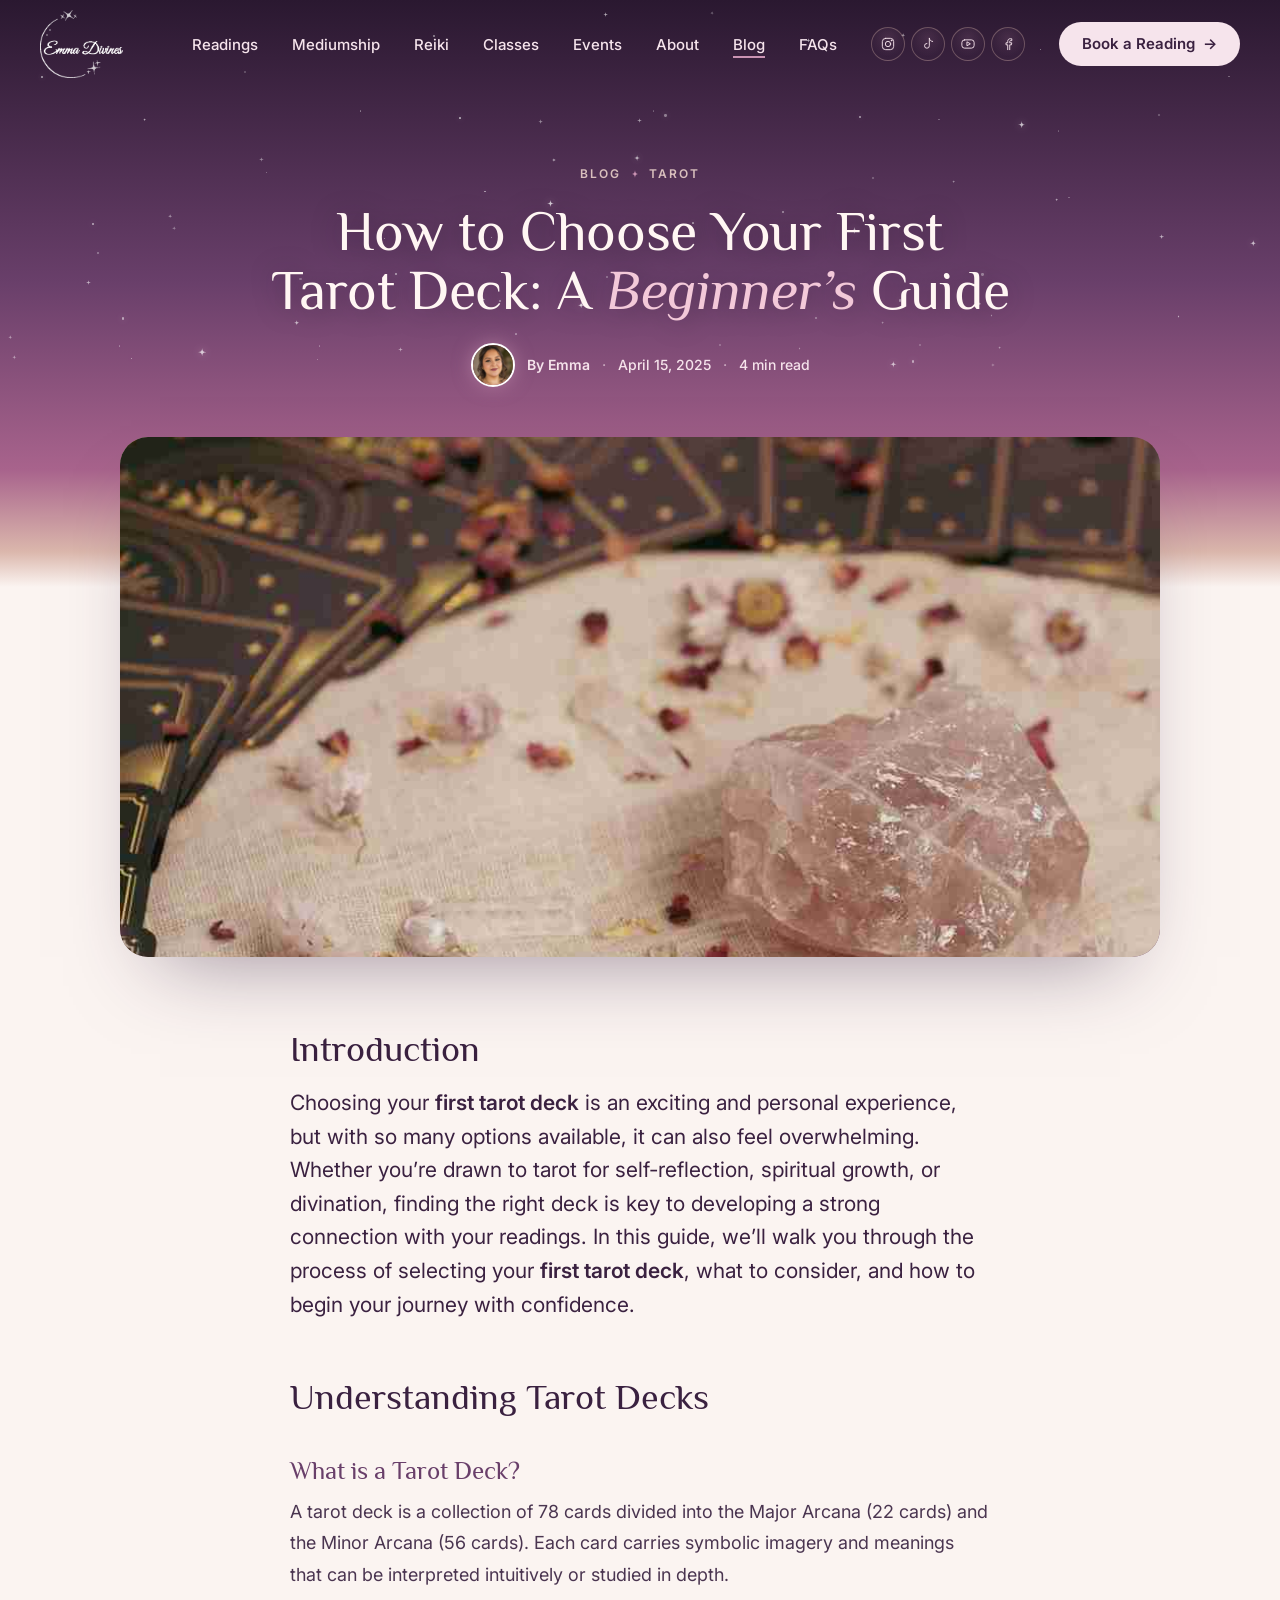
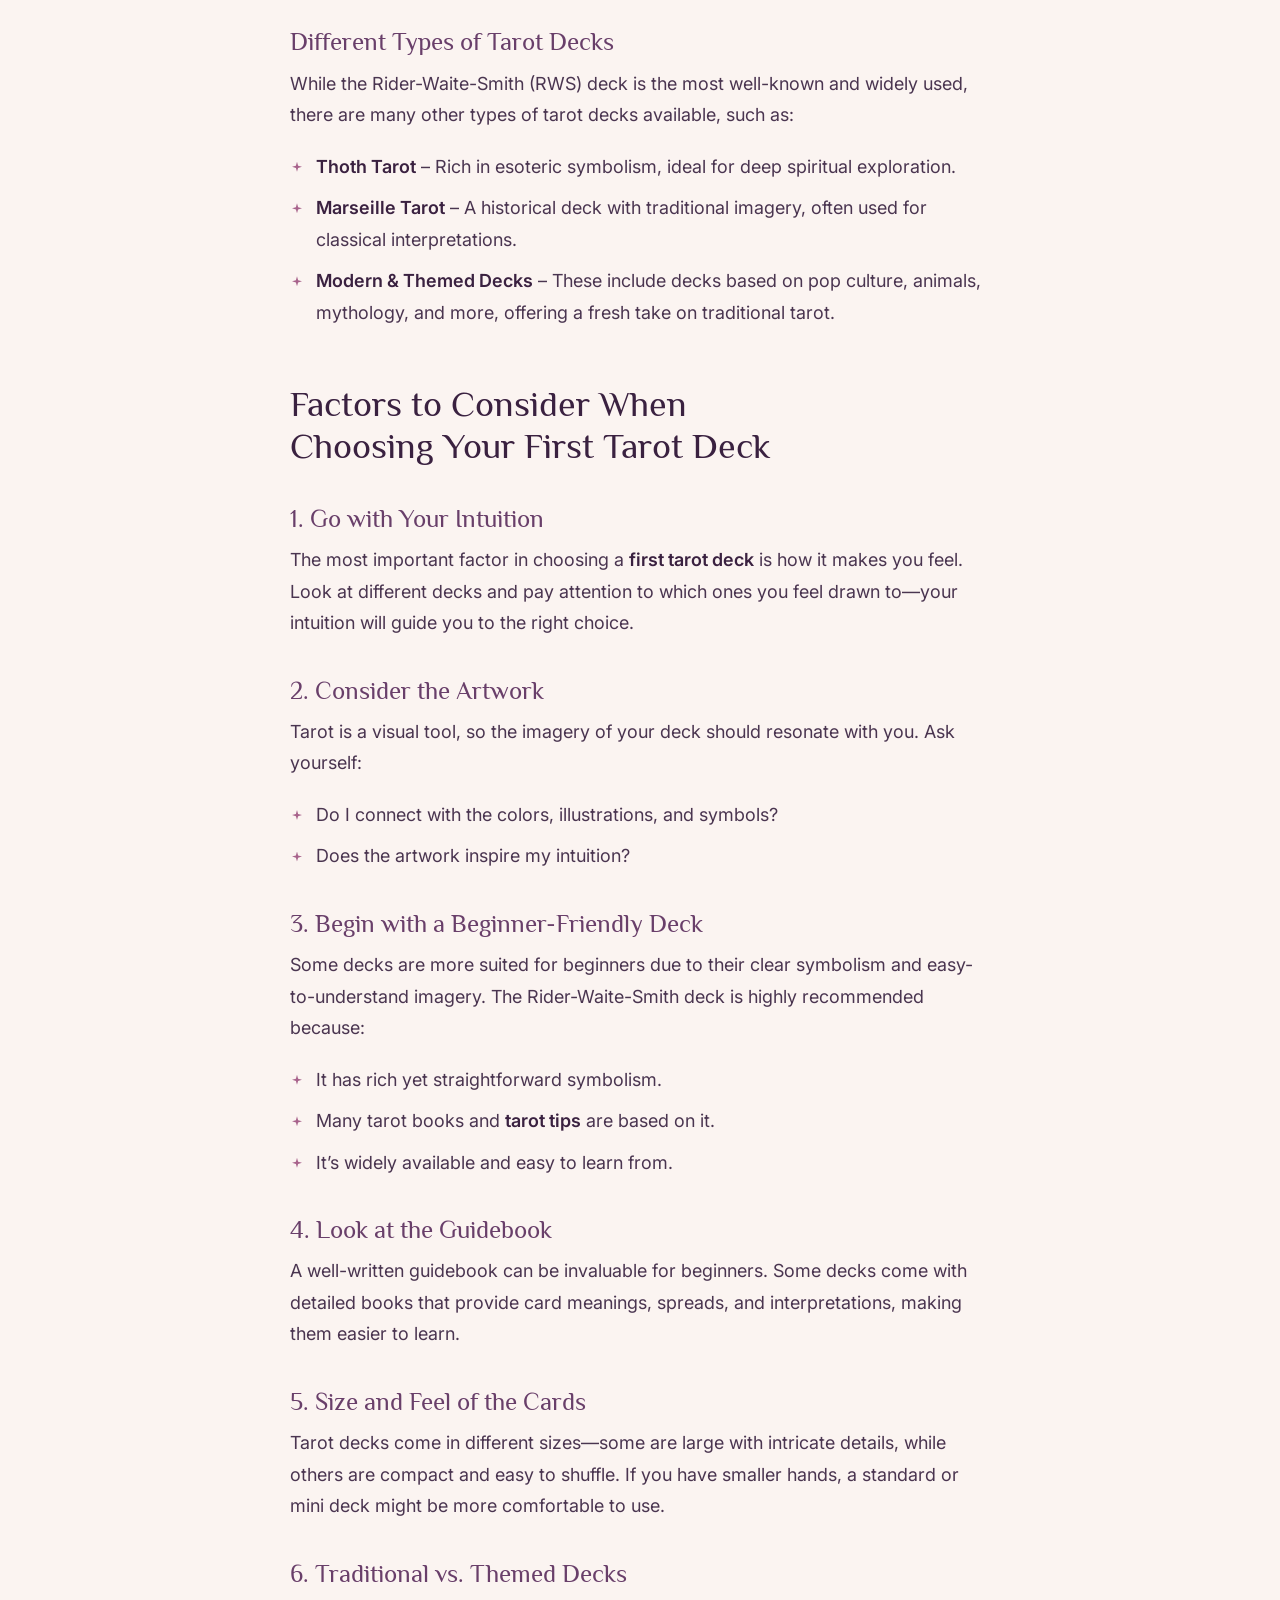
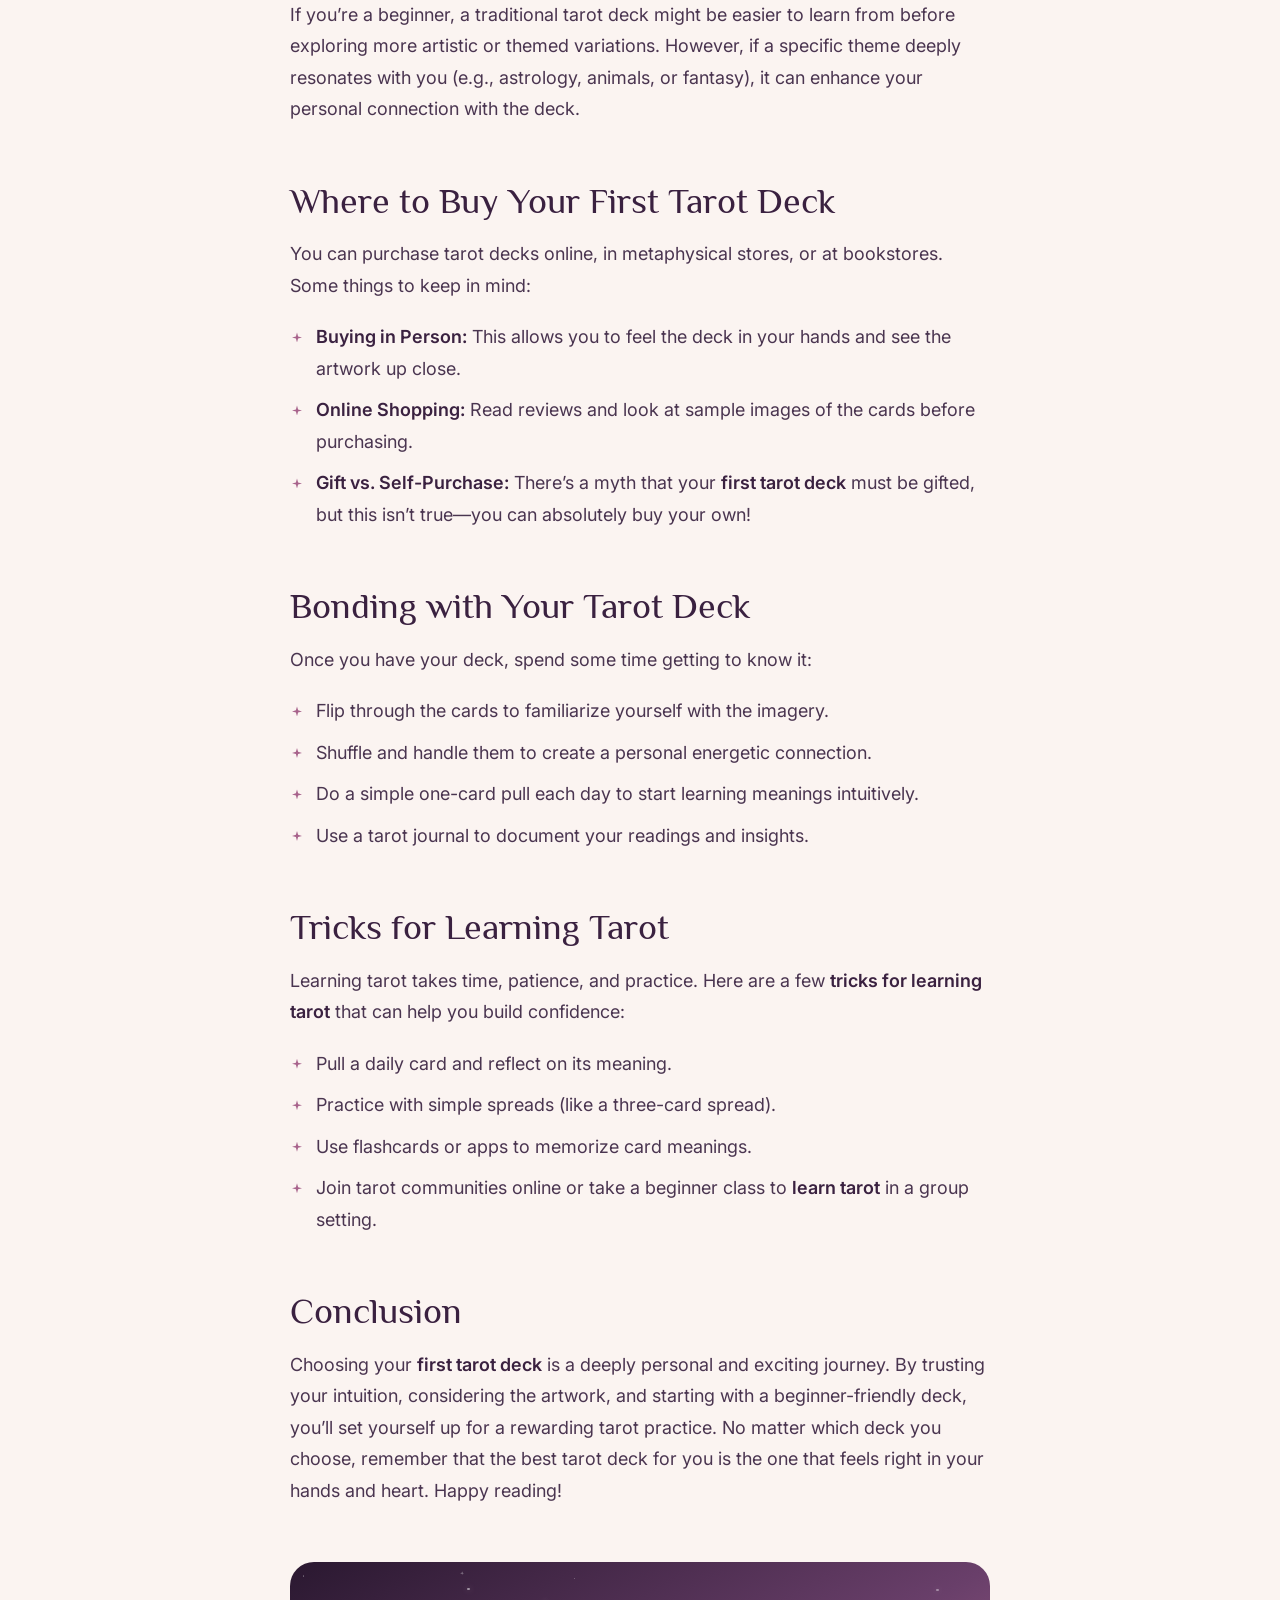
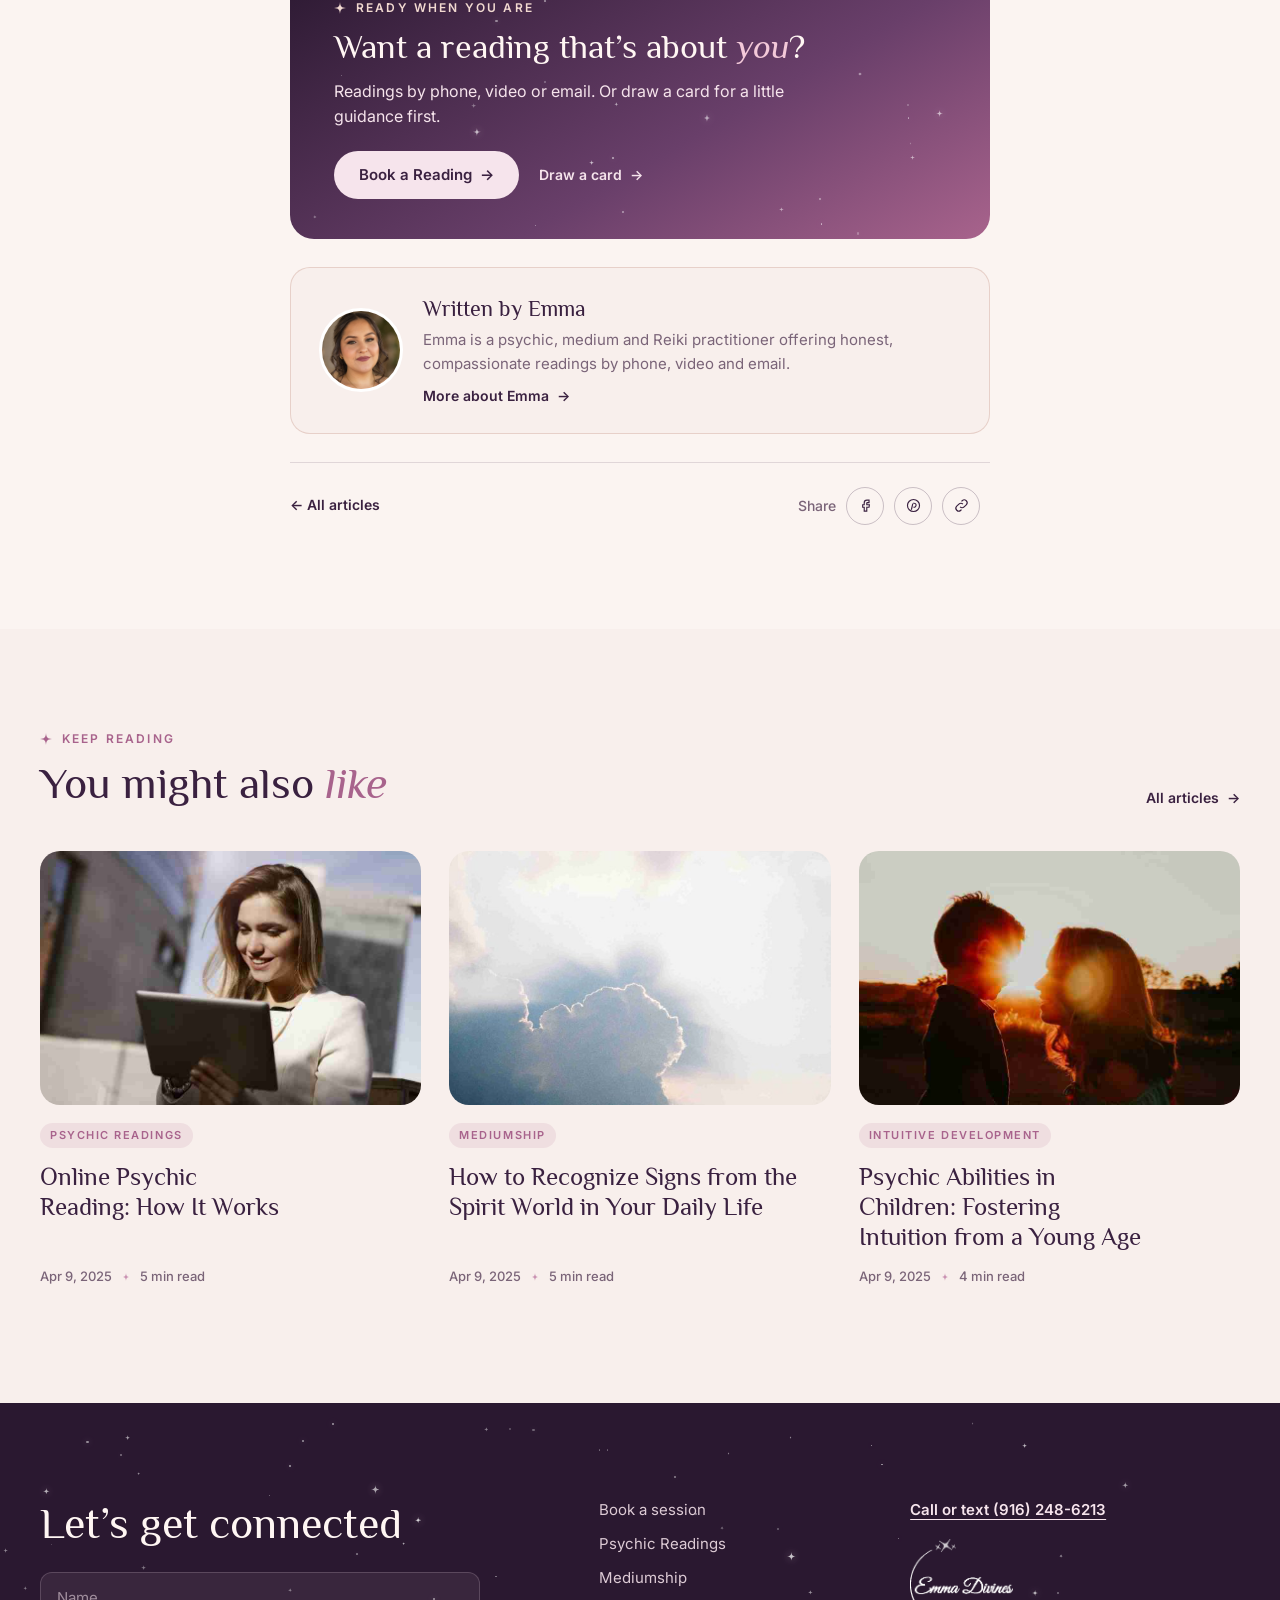
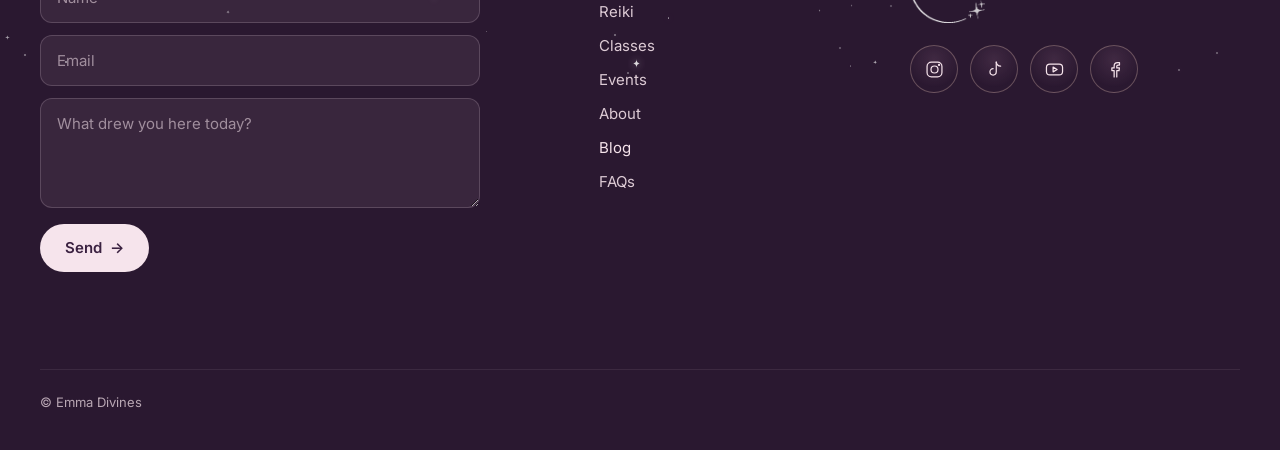
<file: article-tarot-deck.html>
<!doctype html>
<html lang="en">
<head>
<meta charset="utf-8">
<meta name="viewport" content="width=device-width, initial-scale=1, viewport-fit=cover">
<title>How to Choose Your First Tarot Deck: A Beginner’s Guide · Emma Divines</title>
<meta name="description" content="Honest, compassionate psychic readings, mediumship and Reiki with Emma, by phone, video or email. See every session and price, or draw a card for a little guidance.">
<meta property="og:type" content="website">
<meta property="og:site_name" content="Emma Divines">
<meta property="og:title" content="Emma Divines · Readings, mediumship &amp; Reiki">
<meta property="og:description" content="Honest, compassionate guidance from wherever you are. Draw a card for a little guidance, or book a session.">

<meta property="og:image" content="https://emma-divines-prototype.vercel.app/images/og-image.jpg">
<meta property="og:image:width" content="1200">
<meta property="og:image:height" content="630">
<meta property="og:image:alt" content="Emma Divines homepage: tarot cards with prices and a photo of Emma">
<meta name="twitter:card" content="summary_large_image">
<meta name="twitter:image" content="https://emma-divines-prototype.vercel.app/images/og-image.jpg">
<link rel="icon" type="image/png" href="logo_color.png">
<link rel="apple-touch-icon" href="images/emma-avatar.jpg">
<link rel="preconnect" href="https://fonts.googleapis.com">
<link rel="preconnect" href="https://fonts.gstatic.com" crossorigin>
<link href="https://fonts.googleapis.com/css2?family=Inter:wght@400;500;600&family=Philosopher:ital,wght@0,400;0,700;1,400&display=swap" rel="stylesheet">
<style>
/* Velvet Dusk: one visual world (dusk → daylight → dusk → night), so colours are set explicitly rather than per OS theme. */
:root{
  color-scheme:light;
  /* brand palette (Emma's guide) */
  --deep-purple:#693F6A; --mauve:#A8638C; --terracotta:#C08977; --muted-purple:#936A94; --soft-rose:#CA93B3; --warm-blush:#DBB7AC;
  /* extensions: darker / lighter steps of the palette */
  --night:#2A1830; --plum:#3A2140; --cream:#FBF4F1; --blush-tint:#F8EFEC; --rose-light:#F3C9D9; --ink-soft:#7A6478; --on-dark:#F6E4EC;
  --f-display:Philosopher,Georgia,serif; --f-body:Inter,system-ui,-apple-system,sans-serif;
  --cw:200px; --ch:340px;
}
*{box-sizing:border-box}
[hidden]{display:none!important}
html{scroll-behavior:smooth;scroll-padding-top:80px;overflow-x:clip}
html,body{margin:0}
body{font-family:var(--f-body);-webkit-font-smoothing:antialiased;overflow-x:hidden;background:var(--cream);color:var(--plum)}
button{font:inherit;color:inherit;background:none;border:0;padding:0;cursor:pointer}
a{color:inherit}
:focus-visible{outline:2px solid var(--soft-rose);outline-offset:3px;border-radius:6px}
.wrap{max-width:1240px;margin-inline:auto;padding-inline:20px}
.sp{display:inline-block;width:12px;height:12px;vertical-align:-1px}
.eyebrow{display:flex;align-items:center;gap:10px;margin:0;font:600 12px/1 var(--f-body);letter-spacing:.18em;text-transform:uppercase;color:var(--mauve)}
.eyebrow svg{width:12px;height:12px}
h1,h2,h3{text-wrap:balance}
h2{font:400 44px/1.1 var(--f-display);margin:0;color:var(--plum)}
h2 em{font-style:italic;color:var(--mauve)}
.lede{font-size:17px;line-height:1.55;color:var(--ink-soft);max-width:560px;margin:0}
.draft-tag{display:inline-block;font:600 10px/1 var(--f-body);letter-spacing:.12em;text-transform:uppercase;padding:5px 8px;border-radius:999px;background:rgba(168,99,140,.12);color:var(--mauve)}

/* ---------- Buttons & links ---------- */
.btn{display:inline-flex;align-items:center;gap:8px;border-radius:999px;padding:14px 24px;font:600 15px/1.2 var(--f-body);text-decoration:none;border:1px solid transparent;white-space:nowrap;transition:transform .2s,background-color .2s,box-shadow .25s}
.btn:hover{transform:translateY(-1px)}
.btn .arr,.link .arr{transition:translate .2s}
.btn:hover .arr,.link:hover .arr{translate:3px 0}
.btn-plum{background:var(--plum);color:#FFF6F3}
.btn-purple{background:var(--deep-purple);color:#FFF6F3}
.btn-light{background:var(--on-dark);color:var(--plum)}
.btn-outline{border-color:rgba(58,33,64,.5);color:var(--plum)}
.btn-outline-light{border-color:rgba(246,228,236,.55);color:var(--on-dark)}
.link{display:inline-flex;align-items:center;gap:8px;font:600 14px/1.2 var(--f-body);color:var(--plum);text-decoration:none}

/* ---------- Header ---------- */
.site-header{position:fixed;inset:0 0 auto 0;z-index:40;padding-top:env(safe-area-inset-top,0px);transition:background-color .35s,box-shadow .35s,backdrop-filter .35s}
.site-header .wrap{height:88px;display:flex;align-items:center;justify-content:space-between;transition:height .35s}
.site-header.scrolled{background:rgba(42,24,48,.8);backdrop-filter:blur(14px);-webkit-backdrop-filter:blur(14px);box-shadow:0 1px 0 rgba(246,228,236,.08)}
.site-header.scrolled .wrap{height:68px}
.logo img{height:68px;display:block;transition:height .35s}
.scrolled .logo img{height:54px}
.nav{display:flex;align-items:center;gap:34px}
.nav a:not(.btn){text-decoration:none;font-weight:500;font-size:15px;color:var(--on-dark)}
.nav a:not(.btn):hover{text-decoration:underline;text-underline-offset:6px;text-decoration-color:var(--soft-rose)}
.nav .btn{padding:12px 22px}
.mobile-actions{display:none;align-items:center;gap:10px}
.menu-btn{display:flex;flex-direction:column;gap:5px;padding:13px 9px}
.menu-btn i{display:block;width:20px;height:1.6px;border-radius:1px;background:var(--on-dark)}
.mobile-menu{position:fixed;inset:0;z-index:60;background:linear-gradient(#2A1830,#693F6A);color:var(--on-dark);padding:calc(20px + env(safe-area-inset-top,0px)) 24px 32px;display:flex;flex-direction:column;gap:28px}
.mobile-menu[hidden]{display:none}
.mobile-menu .top{display:flex;justify-content:space-between;align-items:center}
.mobile-menu .top img{height:52px}
.mobile-menu nav{display:flex;flex-direction:column;gap:6px}
.mobile-menu nav a{font:400 34px/1.3 var(--f-display);text-decoration:none}
.close-btn{width:44px;height:44px;border-radius:50%;font-size:22px}

/* ---------- Hero ---------- */
.hero{position:relative;isolation:isolate;min-height:900px;padding-bottom:56px}
.hero-bg{position:absolute;inset:0;z-index:-1;overflow:hidden;background:linear-gradient(#2A1830,#693F6A 38%,#A8638C 75%,#DBB7AC)}
#aurora{position:absolute;inset:0;width:100%;height:100%;display:block}
.stars{position:absolute;inset:0;pointer-events:none}
.layer{position:absolute;left:0;right:0;will-change:transform}
.star,.dot{position:absolute;opacity:var(--o);animation:twinkle var(--t) ease-in-out var(--d) infinite}
.star{color:#fff}
.dot{border-radius:50%;background:#fff;box-shadow:0 0 6px rgba(255,240,246,.7)}
.layer:last-child .star{filter:drop-shadow(0 0 4px rgba(255,228,240,.75))}
/* a slow, shallow breathe rather than a blink */
@keyframes twinkle{0%,100%{opacity:var(--o)}50%{opacity:calc(var(--o) * .45)}}
.hero-inner{display:grid;grid-template-columns:470px minmax(0,1fr);column-gap:20px;align-items:start;padding-top:200px}
.copy{display:flex;flex-direction:column;gap:24px}
.hero .eyebrow{color:#F1D9D0}
h1{font:400 54px/1.06 var(--f-display);margin:0;color:#FFF6F3;letter-spacing:-.005em;text-shadow:0 2px 28px rgba(42,24,48,.35)}
h1 em{font-style:italic;color:var(--rose-light)}
.byline{display:flex;align-items:center;gap:22px}
.byline p{margin:0;font-size:17px;line-height:1.45;color:var(--on-dark);max-width:420px}
.avatar{flex:none;width:140px;height:140px;border-radius:50%;object-fit:cover;display:block;background:linear-gradient(135deg,#DBB7AC,#693F6A);border:4px solid #fff;box-shadow:0 0 36px 2px rgba(202,147,179,.55)}
.ctas{display:flex;gap:12px;flex-wrap:wrap}
.hero .btn-outline{border-color:rgba(58,33,64,.5)}
.offerings{display:flex;flex-direction:column;align-items:center;margin-top:-20px;min-width:0}
.tabs{display:flex;gap:8px;margin-top:18px}
.tab{padding:10px 20px;border-radius:999px;font:500 14px/1.2 var(--f-body);border:1px solid rgba(58,33,64,.35);color:var(--plum);white-space:nowrap;transition:background-color .25s,color .25s}
.tab[aria-selected=true]{background:var(--plum);color:var(--on-dark);border-color:var(--plum);font-weight:600}
.tab .short{display:none}
.pager{display:flex;align-items:center;gap:14px;font:500 13px/1 var(--f-body);color:var(--plum);margin-top:6px}
.pager[hidden]{display:none}
.pager .dots{display:flex;gap:6px}.pager .dots i{width:6px;height:6px;border-radius:50%;background:rgba(58,33,64,.3)}.pager .dots i.on{background:var(--plum)}
.pager button{font-weight:600;display:inline-flex;gap:6px;align-items:center}
.after-cards{display:flex;flex-direction:column;align-items:center;gap:10px;margin-top:18px}
.policy{font-size:13px;color:var(--plum);opacity:.8;margin:0;text-align:center}
.deck-hint{display:none}

/* ---------- Tarot cards ---------- */
.cards{position:relative;width:100%;height:calc(var(--ch) + 90px)}
.card{position:absolute;left:calc(50% - var(--cw) / 2);top:24px;width:var(--cw);height:var(--ch);perspective:1100px;cursor:pointer;
  transform:var(--final,none);transition:translate .35s cubic-bezier(.2,.8,.2,1),transform .55s cubic-bezier(.2,.8,.2,1),opacity .35s;
  animation:deal .8s cubic-bezier(.2,1.15,.35,1) calc(var(--i) * 85ms + 150ms) backwards}
.card.dealt{animation:none}
@keyframes deal{from{transform:translate(var(--dx),var(--dy)) rotate(var(--dr)) scale(.9);opacity:0}35%{opacity:1}to{transform:var(--final,none);opacity:1}}
.tilt,.flip{position:absolute;inset:0;transform-style:preserve-3d}
.tilt{transform:rotateX(var(--rx,0deg)) rotateY(var(--ry,0deg));transition:transform .25s ease-out,translate .35s cubic-bezier(.2,.8,.2,1),rotate .35s cubic-bezier(.2,.8,.2,1)}
.flip{transition:transform .75s cubic-bezier(.3,1.25,.4,1)}
.flipped .flip{transform:rotateY(180deg)}
.face{position:absolute;inset:0;backface-visibility:hidden;-webkit-backface-visibility:hidden;border-radius:16px;padding:10px;background:var(--cream);border:1px solid #fff;box-shadow:0 18px 40px -8px rgba(58,33,64,.42);overflow:hidden;transition:box-shadow .3s}
.back{transform:rotateY(180deg)}
.inner{height:100%;border:1px solid rgba(192,137,119,.7);border-radius:10px;padding:12px 12px 14px;display:flex;flex-direction:column;align-items:center;gap:8px;text-align:center}
.num{font:400 16px/1 var(--f-display);letter-spacing:.2em;color:var(--mauve);padding-left:.2em}
.art{flex:1;width:100%;border-radius:6px;position:relative;overflow:hidden;min-height:0}
.art svg{position:absolute;inset:0;width:100%;height:100%}
/* Emma's illustrated card art: arched window like her card frames, thin gold keyline */
.art-img{border-radius:999px 999px 6px 6px;background:#3A2140;box-shadow:inset 0 0 0 1px rgba(192,137,119,.55)}
.art-img img{position:absolute;inset:0;width:100%;height:100%;object-fit:cover;object-position:50% 18%}
.rcard .art-img img{object-position:50% 26%}
.art-img::after{content:"";position:absolute;inset:0;border-radius:inherit;box-shadow:inset 0 0 0 1px rgba(219,183,172,.6),inset 0 -24px 30px -20px rgba(42,24,48,.35);pointer-events:none}
.name{font:700 20px/1.15 var(--f-display);color:var(--plum);margin:4px 0 0}
.meta{font-size:13px;color:var(--ink-soft);margin:0}
.price{font:600 21px/1.1 var(--f-body);color:var(--deep-purple);margin:2px 0 0;font-variant-numeric:tabular-nums}
.front::before{content:"";position:absolute;inset:0;border-radius:inherit;pointer-events:none;opacity:0;transition:opacity .3s;z-index:2;
  background:radial-gradient(circle at var(--gx,50%) var(--gy,30%),rgba(255,255,255,.45),transparent 55%)}
.front::after{content:"";position:absolute;inset:-20%;pointer-events:none;z-index:3;background:linear-gradient(105deg,transparent 40%,rgba(255,255,255,.5) 50%,transparent 60%);
  transform:translateX(-120%);animation:shimmer 1.1s ease-out calc(var(--i) * 85ms + 900ms) 1 both}
@keyframes shimmer{to{transform:translateX(120%)}}
.back .inner{justify-content:center;gap:10px;padding:14px}
.back .name{margin:0}
.desc{font-size:14px;line-height:1.5;color:var(--ink-soft);margin:0}
.btn-book{background:var(--deep-purple);color:#FFF6F3;padding:11px 18px;font-size:14px;margin-top:4px}
.turn{font:inherit;font-size:12px;color:var(--ink-soft);opacity:.85;background:none;border:0;padding:8px 12px;margin:-4px 0 -8px;cursor:pointer;text-decoration:underline;text-underline-offset:3px;border-radius:999px}
.turn:hover{opacity:1}
/* only the face you can see takes taps, so a tap never lands on the hidden side */
.card:not(.flipped) .back,.card.flipped .front{pointer-events:none}
.mini-draft{font-size:10px;letter-spacing:.08em;text-transform:uppercase;color:var(--mauve);opacity:.8}
.cards .card:hover,.cards .card.flipped{translate:0 -28px;z-index:20}
.cards .card:hover .tilt,.cards .card.flipped .tilt{rotate:calc(var(--r) * -1)}
@media (hover:hover) and (pointer:fine){.card:hover .front::before{opacity:1}.card:hover .face{box-shadow:0 30px 60px -12px rgba(58,33,64,.5)}}
.card.toss{animation:toss .38s cubic-bezier(.5,0,.75,0) forwards}
@keyframes toss{to{transform:translate(-135%,-14px) rotate(-20deg);opacity:0}}

/* ---------- Sections ---------- */
section.band{padding-block:112px}
.how{background:linear-gradient(#DBB7AC,#F8EFEC 220px)}
.sec-head{display:flex;flex-direction:column;align-items:center;gap:16px;text-align:center}
.steps{list-style:none;margin:64px 0 0;padding:0;display:grid;grid-template-columns:repeat(3,minmax(0,1fr));gap:48px;position:relative}
.steps::before{content:"";position:absolute;top:36px;left:16%;right:16%;border-top:1px dashed rgba(105,63,106,.35)}
.step{display:flex;flex-direction:column;align-items:center;text-align:center;gap:12px;position:relative}
.step .n{width:72px;height:72px;border-radius:50%;display:grid;place-items:center;background:var(--cream);border:1px solid rgba(192,137,119,.7);box-shadow:0 0 0 6px var(--blush-tint);font:400 24px/1 var(--f-display);color:var(--deep-purple);letter-spacing:.06em}
.step h3{font:700 24px/1.2 var(--f-display);margin:8px 0 0;color:var(--plum)}
.step p{margin:0;font-size:15px;line-height:1.55;color:var(--ink-soft);max-width:280px}

.draw{position:relative;isolation:isolate;overflow:hidden;color:var(--on-dark);background:linear-gradient(#2A1830,#693F6A 60%,#A8638C)}
.draw::before{content:"";position:absolute;inset:-20% -10%;z-index:-1;pointer-events:none;
  background:radial-gradient(42% 24% at 28% 26%,rgba(243,201,217,.2),transparent 70%),radial-gradient(36% 20% at 74% 18%,rgba(202,147,179,.18),transparent 70%);
  animation:drift 28s ease-in-out infinite alternate}
@keyframes drift{to{transform:translate3d(4%,3%,0) scale(1.08)}}
.draw .eyebrow{color:#F1D9D0}
.draw h2{color:#FFF6F3}.draw h2 em{color:var(--rose-light)}
.draw .lede{color:var(--on-dark);opacity:.85}
.draw-stage{position:relative;margin-top:56px;min-height:460px;display:flex;flex-direction:column;align-items:center}
.backs{display:flex;gap:28px;justify-content:center;transition:opacity .35s;perspective:1200px}
/* the cards fall from the sky flipping side over side (back ⇄ face), then settle into the spread */
.backs.await .cback{opacity:0}
/* no opacity animation on .cback itself: it would flatten the 3D and show the back face mirrored */
.cback{width:200px;height:330px;position:relative;cursor:pointer;transform-style:preserve-3d;transition:transform .35s cubic-bezier(.2,.8,.2,1),opacity .35s}
.cback:nth-child(1){rotate:-6deg;translate:0 14px}.cback:nth-child(3){rotate:6deg;translate:0 14px}
.cb-face{position:absolute;inset:0;display:block;border-radius:16px;padding:10px;backface-visibility:hidden;-webkit-backface-visibility:hidden;
  box-shadow:0 22px 50px -12px rgba(0,0,0,.5);transition:box-shadow .5s}
.cb-back{background:radial-gradient(circle at 50% 45%,#7E4C80,#3A2140 70%);border:1px solid rgba(219,183,172,.6)}
.cb-front{transform:rotateY(180deg);background:var(--cream);border:1px solid #fff}
.cb-back .inner{border-color:rgba(219,183,172,.45);padding:0;position:relative}
.cb-front .inner{border-color:rgba(192,137,119,.7);padding:0;position:relative}
.cb-label{position:absolute;top:8%;left:0;right:0;text-align:center;font:400 11px/1 var(--f-display);letter-spacing:.3em;text-transform:uppercase;color:#DBB7AC;padding-left:.3em}
.cb-front .cb-label{color:var(--mauve)}
.cback:hover,.cback:focus-visible{transform:translateY(-16px)}
.cback:hover .cb-face,.cback:focus-visible .cb-face{box-shadow:0 0 0 1px var(--soft-rose),0 0 48px 6px rgba(202,147,179,.45),0 22px 50px -12px rgba(0,0,0,.5)}
.cback svg,.rv-back svg{width:100%;height:100%;display:block}
.cback.dropping{pointer-events:none;animation:cardDrop 1.9s cubic-bezier(.25,.75,.3,1) calc(var(--i) * 230ms) both}
.cback.dropping .cb-face{box-shadow:0 0 50px 14px rgba(243,201,217,.42)}
@keyframes cardDrop{
  0%{transform:translateY(-600px) rotateY(var(--flips)) rotateZ(var(--tilt)) scale(.7)}
  72%{transform:translateY(14px) rotateY(-14deg) rotateZ(0deg) scale(1.02)}
  86%{transform:translateY(-5px) rotateY(5deg) scale(1)}
  100%{transform:none}}
.cback.landed .cb-face{animation:landGlow 1.3s ease-out}
@keyframes landGlow{
  0%{box-shadow:0 0 0 1px #CA93B3,0 0 70px 18px rgba(202,147,179,.65),0 22px 50px -12px rgba(0,0,0,.5)}
  100%{box-shadow:0 0 0 1px rgba(202,147,179,0),0 0 0 0 rgba(202,147,179,0),0 22px 50px -12px rgba(0,0,0,.5)}}
.burst{position:absolute;width:var(--bs);height:var(--bs);color:#F6E4EC;pointer-events:none;z-index:2;animation:burst .95s ease-out forwards}
@keyframes burst{from{opacity:1;transform:translate(0,0) scale(1)}to{opacity:0;transform:translate(var(--bx),var(--by)) scale(.3) rotate(120deg)}}
.backs.picking .cback:not(.picked){opacity:0;transform:translateY(40px)}
.backs.picking .cback.picked{transform:translateY(-30px) scale(1.05)}
.reveal{display:flex;flex-direction:column;align-items:center;gap:20px}
.reveal[hidden]{display:none}
.rcard{width:280px;height:440px;position:relative;perspective:1200px}
.rcard .face{box-shadow:0 0 0 1px var(--soft-rose),0 0 60px 10px rgba(202,147,179,.4),0 30px 60px -12px rgba(0,0,0,.5)}
.rcard .rv-back{background:radial-gradient(circle at 50% 45%,#7E4C80,#3A2140 70%);border-color:rgba(219,183,172,.6)}
.rcard .front .inner{gap:9px;justify-content:center}
.chosen-tag{font:600 11px/1 var(--f-body);letter-spacing:.14em;text-transform:uppercase;color:var(--mauve)}
.rcard .art{flex:0 0 120px;width:100%}
.again{color:var(--on-dark)}

.emma{background:var(--cream)}
.emma-grid{display:grid;grid-template-columns:420px minmax(0,1fr);gap:80px;align-items:center}
.arch{aspect-ratio:420/520;max-width:100%;border-radius:999px 999px 24px 24px;position:relative;overflow:hidden;
  background:radial-gradient(circle at 50% 30%,#CA93B3,#693F6A 75%);box-shadow:0 30px 60px -20px rgba(58,33,64,.45);border:8px solid #fff;outline:1px solid rgba(192,137,119,.5)}
.arch img{position:absolute;inset:0;width:100%;height:100%;object-fit:cover;object-position:50% 30%}
.arch svg{position:absolute;inset:0;width:100%;height:100%}
.emma-copy{display:flex;flex-direction:column;gap:20px;min-width:0}
.roles{display:flex;flex-wrap:wrap;gap:8px;padding:0;margin:0;list-style:none}
.roles li{padding:8px 14px;border-radius:999px;border:1px solid rgba(105,63,106,.25);font-size:14px;color:var(--deep-purple)}

.life{background:linear-gradient(var(--cream),#F5E8E3)}
.life-top{display:flex;justify-content:space-between;align-items:flex-end;gap:32px;flex-wrap:wrap}
.life-head{display:flex;flex-direction:column;gap:14px;max-width:560px}
.life-ctas{display:flex;gap:20px;align-items:center;flex-wrap:wrap}
.life-grid{list-style:none;margin:48px 0 0;padding:0;display:grid;grid-template-columns:repeat(4,minmax(0,1fr));gap:24px}
.life-grid figure{margin:0;display:flex;flex-direction:column;gap:12px}
.life-grid img{width:100%;height:auto;aspect-ratio:4/5;object-fit:cover;border-radius:16px;display:block;box-shadow:0 18px 40px -18px rgba(58,33,64,.35);transition:transform .4s cubic-bezier(.2,.8,.2,1)}
.life-grid li:hover img{transform:translateY(-4px)}
.life-grid figcaption{font:400 18px/1.2 var(--f-display);color:var(--plum)}
.reviews{background:var(--blush-tint)}
.rev-wrap{margin-top:48px}
.rev-grid{display:flex;gap:24px;overflow-x:auto;scroll-snap-type:x mandatory;scroll-behavior:smooth;padding:4px 2px 16px;scrollbar-width:none}
.rev-grid::-webkit-scrollbar{display:none}
.rev-controls{display:flex;gap:10px;justify-content:flex-end;margin-top:8px}
.rev-btn{width:48px;height:48px;border-radius:50%;border:1px solid rgba(58,33,64,.3);font-size:18px;color:var(--plum);transition:background-color .2s,opacity .2s}
.rev-btn:hover{background:rgba(105,63,106,.08)}
.rev-btn:disabled{opacity:.35;cursor:default}
.rev{flex:0 0 calc((100% - 48px) / 3);scroll-snap-align:start;background:var(--cream);border:1px solid rgba(192,137,119,.35);border-radius:20px;padding:28px;display:flex;flex-direction:column;gap:14px;min-width:0}
.rev .stars-row{color:var(--mauve);letter-spacing:3px;font-size:15px}
.rev blockquote{margin:0;font-size:16px;line-height:1.6;color:var(--plum);display:-webkit-box;-webkit-box-orient:vertical;-webkit-line-clamp:6;overflow:hidden}
.rev.open blockquote{-webkit-line-clamp:unset;display:block}
.rev .more{align-self:flex-start;font:600 13px/1 var(--f-body);color:var(--mauve)}
.rev .more[hidden]{display:none}
.rev .who{display:flex;align-items:center;gap:12px;margin-top:auto;padding-top:8px;font-size:13px;color:var(--ink-soft)}
.rev .who b{display:block;font:700 16px/1.2 var(--f-display);color:var(--plum)}
.rev .who i{flex:none;width:40px;height:40px;border-radius:50%;display:grid;place-items:center;font:600 14px/1 var(--f-body);font-style:normal;color:#fff;background:linear-gradient(135deg,#CA93B3,#693F6A)}
.rev-note{text-align:center;margin:20px 0 0;font-size:13px;color:var(--ink-soft)}
/* after the proof, the next step: Book a Reading + the quieter Google link */
.rev-cta{display:flex;justify-content:center;align-items:center;flex-wrap:wrap;gap:28px;margin-top:36px}
.rev-cta .link{font-size:14px}
@media (max-width:600px){.rev-cta{flex-direction:column;gap:18px;margin-top:28px}}
.g-chip{display:inline-flex;gap:8px;align-items:center;padding:8px 14px;border-radius:999px;background:var(--cream);border:1px solid rgba(192,137,119,.35);font:600 13px/1 var(--f-body);color:var(--plum)}
.g-chip b{color:var(--mauve);letter-spacing:2px}

.faq{background:var(--cream)}
.faq-grid{display:grid;grid-template-columns:360px minmax(0,1fr);gap:80px;align-items:start}
.faq-side{display:flex;flex-direction:column;gap:18px;position:sticky;top:110px}
details{border-bottom:1px solid rgba(105,63,106,.15)}
details:first-child{border-top:1px solid rgba(105,63,106,.15)}
summary{list-style:none;cursor:pointer;display:flex;justify-content:space-between;align-items:center;gap:20px;padding:24px 0;font:700 21px/1.3 var(--f-display);color:var(--plum)}
summary::-webkit-details-marker{display:none}
summary .pm{flex:none;width:32px;height:32px;border-radius:50%;border:1px solid rgba(105,63,106,.3);position:relative;transition:transform .3s,background-color .3s}
summary .pm::before,summary .pm::after{content:"";position:absolute;left:50%;top:50%;width:12px;height:1.5px;background:var(--deep-purple);translate:-50% -50%}
summary .pm::after{rotate:90deg;transition:rotate .3s}
details[open] summary .pm{background:var(--deep-purple)}
details[open] summary .pm::before,details[open] summary .pm::after{background:#fff}
details[open] summary .pm::after{rotate:0deg}
details p{margin:0 0 24px;font-size:16px;line-height:1.6;color:var(--ink-soft);max-width:620px}
details p a{color:var(--deep-purple);font-weight:600}

.footer{background:var(--night);color:var(--on-dark);padding-block:96px calc(40px + env(safe-area-inset-bottom,0px));position:relative;overflow:hidden}
.foot-grid{display:grid;grid-template-columns:minmax(0,1.2fr) minmax(0,.6fr) minmax(0,.8fr);gap:64px}
.footer h2{color:#FFF6F3}
.form{display:flex;flex-direction:column;gap:12px;margin-top:24px;max-width:440px}
.form label{position:absolute;width:1px;height:1px;overflow:hidden;clip:rect(0 0 0 0)}
.form input,.form textarea{width:100%;font:15px/1.4 var(--f-body);color:var(--on-dark);background:rgba(246,228,236,.07);border:1px solid rgba(246,228,236,.18);border-radius:12px;padding:14px 16px}
.form input::placeholder,.form textarea::placeholder{color:rgba(246,228,236,.55)}
.form textarea{min-height:110px;resize:vertical}
.form .btn{align-self:flex-start;margin-top:4px}
.form-note{font-size:13px;color:var(--rose-light);min-height:1em;margin:0}
.foot-links{list-style:none;margin:0;padding:0;display:flex;flex-direction:column;gap:14px}
.foot-links a{text-decoration:none;font-size:15px;opacity:.88}.foot-links a:hover{opacity:1;text-decoration:underline;text-underline-offset:5px}
.social{display:flex;gap:12px;margin-top:22px}
.social a{position:relative;width:48px;height:48px;border-radius:50%;display:grid;place-items:center;color:#F6E4EC;text-decoration:none;
  border:1px solid rgba(219,183,172,.35);background:radial-gradient(circle at 50% 30%,rgba(202,147,179,.14),transparent 70%);
  transition:transform .35s cubic-bezier(.2,.8,.2,1),border-color .3s,box-shadow .3s,color .3s}
.social a svg:first-child{width:21px;height:21px;fill:none;stroke:currentColor;stroke-width:1.4;stroke-linecap:round;stroke-linejoin:round}
.social a .tw{position:absolute;top:-3px;right:-3px;width:11px;height:11px;color:#DBB7AC;opacity:0;transform:scale(.3) rotate(-45deg);transition:opacity .3s,transform .45s cubic-bezier(.2,1.4,.4,1)}
.social a:hover,.social a:focus-visible{transform:translateY(-3px);color:#fff;border-color:#CA93B3;box-shadow:0 0 22px 2px rgba(202,147,179,.45)}
.social a:hover .tw,.social a:focus-visible .tw{opacity:1;transform:scale(1) rotate(0deg)}
.foot-brand img{height:84px;display:block}
.copyright{margin-top:72px;padding-top:24px;border-top:1px solid rgba(246,228,236,.12);font-size:13px;opacity:.7;display:flex;justify-content:space-between;gap:16px;flex-wrap:wrap}

/* capture mode: no entrance animations, so the snapshot shows the finished state */
html.capture .card,html.capture .front::after{animation:none!important}
/* Figma's capture ignores backface-visibility and can't snapshot the WebGL sky cleanly:
   hide the reverse sides and show the static gradient that sits behind the shader */
html.capture .face.back,html.capture .cb-front,html.capture #aurora{display:none!important}

/* ---------- Shooting stars ---------- */
.shoots{position:absolute;inset:0;pointer-events:none;overflow:hidden}
.shoot{position:absolute;height:1.6px;width:var(--len);border-radius:2px;background:linear-gradient(90deg,rgba(255,246,243,0),rgba(255,246,243,.95));
  transform-origin:100% 50%;rotate:var(--a);opacity:0;animation:shoot var(--dur) cubic-bezier(.3,.1,.4,1) forwards}
.shoot::after{content:"";position:absolute;right:-2px;top:50%;width:4px;height:4px;margin-top:-2px;border-radius:50%;background:#fff;box-shadow:0 0 8px 2px rgba(255,236,244,.8)}
@keyframes shoot{0%{opacity:0;translate:0 0}12%{opacity:1}70%{opacity:.9}100%{opacity:0;translate:var(--dx) var(--dy)}}

/* ---------- Scroll reveals (only armed when JS + IntersectionObserver run and motion is allowed) ---------- */
.js-reveal [data-reveal]{transition:opacity .9s ease,translate .9s cubic-bezier(.2,.8,.2,1),scale .9s cubic-bezier(.2,.8,.2,1);transition-delay:var(--rd,0ms)}
.js-reveal [data-reveal].pre{opacity:0;translate:0 32px}
.js-reveal [data-reveal=left].pre{translate:-40px 0}
.js-reveal [data-reveal=right].pre{translate:40px 0}
.js-reveal [data-reveal=scale].pre{translate:0 24px;scale:.94}
@media (max-width:1024px){.js-reveal [data-reveal=left].pre,.js-reveal [data-reveal=right].pre{translate:0 32px}}

/* ---------- Prices dialog ---------- */
dialog{border:0;border-radius:20px;padding:0;width:min(720px,calc(100% - 32px));max-height:85vh;background:var(--cream);color:var(--plum);box-shadow:0 30px 80px -20px rgba(28,16,32,.6)}
dialog::backdrop{background:rgba(28,16,32,.55);backdrop-filter:blur(4px)}
dialog[open]{animation:pop .35s cubic-bezier(.2,1.1,.3,1)}
@keyframes pop{from{opacity:0;transform:translateY(16px) scale(.98)}}
.dlg-head{position:sticky;top:0;background:var(--cream);display:flex;justify-content:space-between;align-items:center;padding:22px 28px 14px;border-bottom:1px solid rgba(105,63,106,.12)}
.dlg-head h2{font:700 28px/1.1 var(--f-display);color:var(--deep-purple)}
.dlg-body{padding:8px 28px 24px}
.grp h3{font:600 12px/1 var(--f-body);letter-spacing:.16em;color:var(--mauve);margin:22px 0 6px}
.row{display:grid;grid-template-columns:minmax(0,1fr) auto auto;gap:16px;align-items:center;padding:12px 0;border-bottom:1px solid rgba(105,63,106,.1)}
.row b{font:700 18px/1.2 var(--f-display)}.row small{display:block;font-size:13px;color:var(--ink-soft);margin-top:2px}
.row .p{font-weight:600;font-size:16px;font-variant-numeric:tabular-nums}
.row a{font:600 13px/1 var(--f-body);padding:9px 14px;border-radius:999px;background:var(--deep-purple);color:#fff;text-decoration:none}
.dlg-policy{font-size:13px;color:var(--ink-soft);margin:18px 0 0}

/* ---------- Draw a card: Ask the cards (focus → fan of 22 Major Arcana → reading) ---------- */
.dstep{display:flex;flex-direction:column;align-items:center;gap:22px;width:100%}
.dstep[hidden]{display:none}
.dstep.enter{animation:stepIn .6s cubic-bezier(.2,.8,.2,1) both}
@keyframes stepIn{from{opacity:0;transform:translateY(18px)}}
.step-title{font:400 32px/1.15 var(--f-display);color:#FFF6F3;margin:0;text-align:center;text-wrap:balance}
.step-sub{margin:-10px 0 0;font-size:16px;color:var(--on-dark);opacity:.85;text-align:center}
.focus-chips{display:flex;flex-wrap:wrap;justify-content:center;gap:12px;max-width:780px}
.fchip{display:inline-flex;align-items:center;gap:10px;padding:14px 22px;border-radius:999px;border:1px solid rgba(243,201,217,.55);color:#F6E4EC;font:500 16px/1 var(--f-body);transition:background-color .25s,color .25s,box-shadow .3s,transform .2s}
.fchip svg{width:11px;height:11px;color:#F3C9D9}
.fchip:hover{transform:translateY(-2px);border-color:#F3C9D9}
.fchip[aria-pressed=true]{background:var(--cream);color:var(--plum);border-color:var(--cream);box-shadow:0 0 26px 2px rgba(202,147,179,.6)}
.fchip[aria-pressed=true] svg{color:var(--mauve)}
.deck-stage{position:relative;display:flex;flex-direction:column;align-items:center;margin-top:18px}
/* the face-down deck: same card-back art as the 22-card fan */
.deck{position:relative;width:150px;height:240px;cursor:pointer;filter:drop-shadow(0 0 44px rgba(202,147,179,.35))}
.deck i{position:absolute;inset:0;border-radius:14px;background:radial-gradient(circle at 50% 45%,#7E4C80,#3A2140 75%);border:1px solid rgba(219,183,172,.65);box-shadow:0 8px 18px -6px rgba(0,0,0,.45);transform:translate(var(--dx),var(--dy)) rotate(var(--dr));transition:transform .35s cubic-bezier(.2,.8,.2,1)}
.deck i::before{content:"";position:absolute;inset:6%;border:1px solid rgba(219,183,172,.4);border-radius:9px}
.deck i::after{content:"";position:absolute;left:31%;right:31%;top:50%;aspect-ratio:1;translate:0 -50%;border:1px solid rgba(219,183,172,.55);border-radius:50%}
.deck i svg{position:absolute;left:50%;top:50%;width:16%;height:16%;translate:-50% -50%;color:#F6E4EC}
.deck i:nth-child(1){--dx:-8px;--dy:7px;--dr:-9deg}.deck i:nth-child(2){--dx:7px;--dy:4px;--dr:8deg}.deck i:nth-child(3){--dx:-4px;--dy:2px;--dr:-4deg}
.deck i:nth-child(4){--dx:4px;--dy:-1px;--dr:4deg}.deck i:nth-child(5){--dx:-1px;--dy:-3px;--dr:-1.5deg}.deck i:nth-child(6){--dx:0px;--dy:-6px;--dr:0deg}
.deck-stage.ready .deck:hover i:nth-child(6){transform:translate(0,-12px) rotate(0deg)}
.deck.nudge{animation:deckNudge .55s ease-in-out}
@keyframes deckNudge{20%{rotate:-4deg}45%{rotate:3.5deg}70%{rotate:-2deg}100%{rotate:0deg}}
.focus-chips.nudge .fchip{animation:chipGlow 1s ease-out}
@keyframes chipGlow{30%{border-color:#F3C9D9;box-shadow:0 0 22px 2px rgba(243,201,217,.55)}}
/* Shuffle the deck: sits on the deck. Waiting = dashed hint, Ready = the one glowing "magic" button */
.shuffle-btn{position:relative;z-index:2;margin-top:-30px;display:inline-flex;align-items:center;gap:10px;padding:15px 28px 15px 24px;border-radius:999px;font:600 17px/1 var(--f-body);cursor:pointer;
  border:1.2px dashed rgba(243,201,217,.6);background:rgba(42,24,48,.72);-webkit-backdrop-filter:blur(6px);backdrop-filter:blur(6px);color:rgba(246,228,236,.88);transition:background .35s,color .35s,box-shadow .35s,border-color .35s,transform .2s}
.shuffle-btn .sb-icon{width:20px;height:20px;fill:none;stroke:#F3C9D9;stroke-width:1.5}
.shuffle-btn .sb-sp{display:none;width:13px;height:13px;color:var(--mauve)}
.deck-stage.ready .shuffle-btn{border:1.2px solid transparent;background:linear-gradient(90deg,#FBF4F1,#F3C9D9 55%,#DBB7AC);color:var(--plum);box-shadow:0 0 30px 2px rgba(202,147,179,.6),0 8px 20px -6px rgba(42,24,48,.35)}
.deck-stage.ready .shuffle-btn .sb-icon{stroke:var(--plum)}
.deck-stage.ready .shuffle-btn .sb-sp{display:block}
.deck-stage.ready .shuffle-btn:hover{transform:translateY(-2px);box-shadow:0 0 40px 6px rgba(202,147,179,.7),0 10px 22px -6px rgba(42,24,48,.4)}
.shuffle-btn:focus-visible{outline:2px solid #F3C9D9;outline-offset:3px}
@media (max-width:600px){.deck{width:112px;height:179px}.deck i{border-radius:11px}.shuffle-btn{font-size:16px;padding:14px 24px 14px 20px}}
@media (prefers-reduced-motion:reduce){.deck.nudge,.focus-chips.nudge .fchip{animation:none}}
.pick-for{color:#F1D9D0}
.fan{position:relative;width:100%;max-width:1060px;height:var(--fh,360px);margin-top:6px}
.fcard{position:absolute;left:0;top:0;width:var(--cw);height:calc(var(--cw) * 1.6);padding:0;border-radius:calc(var(--cw) * .09);cursor:pointer;
  background:radial-gradient(circle at 50% 45%,#7E4C80,#3A2140 75%);border:1px solid rgba(219,183,172,.65);box-shadow:0 8px 18px -6px rgba(0,0,0,.45);
  transform:translate(var(--x),var(--y)) rotate(var(--r)) rotateY(0deg);transition:translate .3s cubic-bezier(.2,.8,.2,1),box-shadow .3s,opacity .45s}
.fcard::before{content:"";position:absolute;inset:6%;border:1px solid rgba(219,183,172,.4);border-radius:calc(var(--cw) * .06)}
.fcard::after{content:"";position:absolute;left:22%;right:22%;top:50%;aspect-ratio:1;translate:0 -50%;border:1px solid rgba(219,183,172,.55);border-radius:50%}
.fcard svg{position:absolute;left:50%;top:50%;width:26%;height:26%;translate:-50% -50%;color:#F6E4EC}
.fan.dealing .fcard{animation:fanIn .9s cubic-bezier(.2,.9,.3,1) calc(var(--i) * 35ms) both;pointer-events:none}
@keyframes fanIn{from{transform:translate(var(--x0),-180px) rotate(0deg) rotateY(540deg);opacity:0}35%{opacity:1}to{transform:translate(var(--x),var(--y)) rotate(var(--r)) rotateY(0deg)}}
@media (hover:hover) and (pointer:fine){.fcard:hover,.fcard:focus-visible{translate:0 -22px;box-shadow:0 0 0 1px #F3C9D9,0 0 30px 4px rgba(243,201,217,.6)}}
.fcard:focus-visible{translate:0 -22px;outline:none;box-shadow:0 0 0 2px #F3C9D9,0 0 30px 4px rgba(243,201,217,.6)}
.fan.picked .fcard:not(.chosen){opacity:0;translate:0 30px;pointer-events:none}
.fan .fcard.chosen{translate:0 -48px;box-shadow:0 0 0 1px #F3C9D9,0 0 40px 8px rgba(243,201,217,.7)}
.pick-meta{display:flex;gap:28px;align-items:center;font:500 14px/1 var(--f-body);color:var(--on-dark);opacity:.9}
.link.light{color:#FFF6F3}
.read-step{flex-direction:row;justify-content:center;align-items:center;gap:64px}
.read-step .rcard{flex:none}
.arc-face .inner{gap:10px;justify-content:center}
.arc-num{font:400 18px/1 var(--f-display);letter-spacing:.2em;color:var(--mauve);padding-left:.2em}
.arc-art{flex:1;width:100%;display:grid;place-items:center;border-radius:999px 999px 6px 6px;border:1px solid rgba(219,183,172,.6)}
.arc-art svg{width:62%;height:auto;overflow:visible}
.arc-art{position:relative;overflow:hidden}
.arc-art img{position:absolute;inset:0;width:100%;height:100%;object-fit:cover;object-position:50% 20%}
.arc-name{font:700 24px/1.1 var(--f-display);color:var(--plum);margin:0}
.reading{max-width:520px;display:flex;flex-direction:column;gap:16px;text-align:left}
.for-chip{align-self:flex-start;padding:7px 14px;border-radius:999px;background:rgba(251,244,241,.15);font:500 13px/1 var(--f-body);color:#F6E4EC}
.reading h3{font:400 52px/1.05 var(--f-display);color:#FFF6F3;margin:0}
.reading .msg{font:italic 400 26px/1.35 var(--f-display);color:#FFF6F3;margin:0}
.reading .kw{font-size:14px;color:#F3C9D9;margin:0}
.reading hr{border:0;border-top:1px solid rgba(246,228,236,.25);margin:4px 0;width:100%}
.reading .go{font:500 14px/1.3 var(--f-body);color:#F6E4EC;opacity:.9;margin:0}
.sess{display:flex;align-items:center;gap:16px;padding:16px 16px 16px 20px;border-radius:18px;background:var(--cream)}
.sess div{flex:1;min-width:0}.sess b{display:block;font:700 20px/1.2 var(--f-display);color:var(--plum)}.sess span{font-size:13px;color:var(--ink-soft)}
.sess .btn{padding:11px 18px;font-size:14px;flex:none}
.read-links{display:flex;gap:28px;flex-wrap:wrap}
.draft-note{font-size:11px;letter-spacing:.08em;text-transform:uppercase;color:#F3C9D9;opacity:.75;margin:0}

/* ---------- Emma's feedback round ---------- */
.vibe{margin:-6px 0 0;font-size:15px;color:var(--on-dark);display:flex;gap:8px;align-items:center;flex-wrap:wrap}
.vibe a{color:#FFF6F3;font-weight:600;text-underline-offset:4px}
.vibe .draft-tag{background:rgba(246,228,236,.15);color:#F6E4EC}
.in-person-note{margin:44px auto 0;max-width:680px;text-align:center;font-size:15px;line-height:1.6;color:var(--ink-soft);padding:14px 22px;border-radius:20px;background:rgba(255,255,255,.55);border:1px solid rgba(192,137,119,.35)}
.in-person-note a,.cat-foot .in-person a{color:var(--deep-purple);font-weight:600}
.in-person-note .sp{color:var(--mauve)}
/* the phone line always gets its own line and never splits */
.in-person-note .call-line{display:block;white-space:nowrap}
.cat-foot .in-person a{white-space:nowrap}
/* Hero trust row: reviews link (+ socials when the header icons are hidden) */
.trust{display:flex;align-items:center;gap:10px;flex-wrap:wrap;margin-top:2px}
.rev-link{display:inline-flex;align-items:center;gap:7px;padding:8px 14px 8px 12px;border-radius:999px;border:1px solid rgba(243,201,217,.5);background:rgba(58,33,64,.32);color:#FFF6F3;font-size:14px;font-weight:600;text-decoration:none;transition:background .25s,border-color .25s,box-shadow .25s}
.rev-link .sp{width:13px;height:13px;color:#DBB7AC}
.rev-link .arr{color:#DBB7AC;transition:translate .25s}
.rev-link:hover,.rev-link:focus-visible{background:rgba(58,33,64,.5);border-color:#CA93B3;box-shadow:0 0 18px rgba(202,147,179,.35)}
.rev-link:hover .arr{translate:3px 0}
.social-hero{margin:0;gap:4px}
.social-hero a{width:32px;height:32px}
.social-hero a svg:first-child{width:15px;height:15px}
.social-hero a .tw{display:none}
@media (min-width:1241px){.social-hero{display:none}}
@media (max-width:380px){.trust{gap:8px}.rev-link{padding:8px 12px 8px 10px;gap:6px}.social-hero{gap:3px}.social-hero a{width:30px;height:30px}}
.start-tag{display:inline-block;font:600 10px/1 var(--f-body);letter-spacing:.12em;text-transform:uppercase;color:#fff;background:var(--mauve);padding:5px 8px;border-radius:999px;margin:-2px 0 0}
.start-tag.inline{margin:0 0 0 10px;vertical-align:3px}
.cat-group{list-style:none;font:600 11px/1 var(--f-body);letter-spacing:.14em;text-transform:uppercase;color:var(--mauve);padding:18px 0 6px}
.cat-group+.cat-row{border-top:1px solid rgba(105,63,106,.12)}
.cat-gallery{display:grid;grid-template-columns:1fr 1fr;grid-template-rows:1fr 1fr;gap:6px;padding:6px;background:#3A2140}
.cg-tile{position:relative;margin:0;border-radius:10px;overflow:hidden;background:radial-gradient(circle at 50% 35%,#CA93B3,#693F6A 80%)}
.cg-tile:nth-child(2){background:radial-gradient(circle at 50% 35%,#C08977,#3A2140 80%)}.cg-tile:nth-child(3){background:radial-gradient(circle at 50% 35%,#936A94,#2A1830 80%)}.cg-tile:nth-child(4){background:radial-gradient(circle at 50% 35%,#F3C9D9,#A8638C 80%)}
.cg-tile img{position:absolute;inset:0;width:100%;height:100%;object-fit:cover;object-position:50% 22%}
.cg-note{position:absolute;left:50%;bottom:14px;translate:-50% 0;font:600 10px/1 var(--f-body);letter-spacing:.12em;text-transform:uppercase;color:#FFF6F3;background:rgba(42,24,48,.55);padding:6px 10px;border-radius:999px;white-space:nowrap}
.social-mini{margin:0;gap:6px}
.social-mini a{width:34px;height:34px}
.social-mini a svg:first-child{width:16px;height:16px}
.social-mini a .tw{display:none}
@media (max-width:1240px){.social-mini{display:none}}
.social-menu{margin-top:4px}
.menu-phone,.foot-phone{color:#F6E4EC;font:600 15px/1 var(--f-body);text-underline-offset:4px}
.foot-phone{display:inline-block;margin-bottom:22px}

/* ---------- Category sheet (opened from the nav: one category's sessions + a photo of Emma at work) ---------- */
#cat{width:min(1000px,calc(100% - 32px));max-height:88vh;overflow:hidden}
.cat-grid{display:grid;grid-template-columns:minmax(0,5fr) minmax(0,7fr);height:min(88vh,720px)}
.cat-photo{position:relative;overflow:hidden;background:radial-gradient(circle at 50% 35%,#CA93B3,#693F6A 75%)}
.cat-photo img{position:absolute;inset:0;width:100%;height:100%;object-fit:cover;object-position:50% 20%}
.cat-ph{position:absolute;inset:0;display:flex;flex-direction:column;align-items:center;justify-content:center;gap:12px;color:#FFF6F3;text-align:center;padding:24px}
.cat-ph svg{width:34px;height:34px;opacity:.75}
.cat-ph span{font:500 14px/1.4 var(--f-body);opacity:.9;max-width:220px}
.cat-ph small{font:600 10px/1 var(--f-body);letter-spacing:.12em;text-transform:uppercase;opacity:.7}
.cat-body{overflow-y:auto;padding:40px 40px 28px;display:flex;flex-direction:column;gap:20px;position:relative}
.cat-close{position:absolute;top:16px;right:16px}
.cat-head{display:flex;flex-direction:column;gap:12px;padding-right:40px}
.cat-head h2{font-size:38px}
.cat-head p{margin:0;font-size:16px;line-height:1.55;color:var(--ink-soft)}
.cat-list{list-style:none;margin:0;padding:0}
.cat-row{display:grid;grid-template-columns:minmax(0,1fr) auto auto;gap:6px 18px;align-items:center;padding:18px 0;border-bottom:1px solid rgba(105,63,106,.12)}
.cat-row:first-child{border-top:1px solid rgba(105,63,106,.12)}
.cat-row b{font:700 20px/1.2 var(--f-display);color:var(--plum)}
.cat-row .m{display:block;font-size:13px;color:var(--ink-soft);margin-top:3px}
.cat-row .t{grid-column:1/-1;margin:0;font-size:14px;line-height:1.5;color:var(--ink-soft);max-width:520px}
.cat-row .p{font:600 18px/1 var(--f-body);color:var(--deep-purple);font-variant-numeric:tabular-nums}
.cat-row a.btn{padding:10px 18px;font-size:14px}
.cat-foot{display:flex;flex-direction:column;gap:12px;margin-top:auto;padding-top:8px}
.cat-foot .policy{text-align:left}
.cat-links{display:flex;gap:24px;flex-wrap:wrap}
@media (max-width:767px){
  dialog{width:100%;max-width:none;margin:auto 0 0;border-radius:20px 20px 0 0;max-height:90vh}
  dialog[open]{animation:sheetUp .4s cubic-bezier(.2,.9,.3,1)}
  @keyframes sheetUp{from{transform:translateY(40px);opacity:0}}
  #cat{overflow-y:auto;width:100%;max-width:none;margin:auto 0 0;max-height:92vh}
  .cat-grid{display:block;height:auto}
  .cat-photo{height:210px}
  .cat-gallery{width:100%;height:330px;gap:4px;padding:4px}
  .cat-photo{border-radius:20px 20px 0 0}
  .cat-row .p{align-self:start;padding-top:2px}
  .cat-body{overflow:visible;padding:24px 20px calc(24px + env(safe-area-inset-bottom,0px))}
  .cat-close{position:absolute;top:12px;right:12px;z-index:2;background:rgba(251,244,241,.9)}
  .cat-head{padding-right:52px}.cat-head h2{font-size:30px}
  .cat-row{grid-template-columns:minmax(0,1fr) auto;gap:6px 14px}
  .cat-row .p{grid-row:1;grid-column:2;justify-self:end}
  .cat-row a.btn{grid-column:1/-1;justify-self:start}
  .cat-row .t{grid-row:2}
}

/* ---------- Tablet + mobile (Elementor breakpoints) ---------- */
@media (max-width:1024px){
  :root{--cw:224px;--ch:360px}
  .site-header .wrap{height:64px;padding-inline:16px}.site-header.scrolled .wrap{height:60px}
  .logo img{height:52px}.scrolled .logo img{height:46px}
  .nav{display:none}.mobile-actions{display:flex}
  .mobile-actions .btn{padding:9px 16px;font-size:14px}
  .hero{min-height:0;padding-bottom:40px}
  .hero-inner{display:block;padding-top:88px}
  .copy{gap:14px}
  .trust{margin-bottom:12px}
  h1{font-size:34px}
  .avatar{width:96px;height:96px;border-width:3px;box-shadow:0 0 24px 2px rgba(202,147,179,.55)}.byline{gap:16px}.byline p{font-size:15px}
  .ctas{display:none}
  .hero .eyebrow{font-size:11px}
  .offerings{margin-top:0;align-items:stretch}
  .tabs{order:-1;margin:24px -20px 0;padding-inline:20px;overflow-x:auto;scrollbar-width:none}
  .tabs::-webkit-scrollbar{display:none}
  .tab{padding:9px 16px;color:#F6E4EC;border-color:rgba(246,228,236,.5)}
  .tab[aria-selected=true]{color:var(--on-dark)}
  .tab .long{display:none}.tab .short{display:inline}
  .cards{height:calc(var(--ch) + 44px);margin-top:30px;touch-action:pan-y}
  .card{top:0}
  .cards .card:hover,.cards .card.flipped{translate:none}
  .cards .card:hover .tilt,.cards .card.flipped .tilt{rotate:none}
  .card:not(.is-front){pointer-events:none}
  .card.is-front{cursor:grab;touch-action:pan-y;user-select:none;-webkit-user-select:none}
  .card img{-webkit-user-drag:none;user-drag:none;-webkit-touch-callout:none;pointer-events:none}
  .card.is-front:active{cursor:grabbing}
  .card.is-hidden{opacity:0}
  .deck-hint{display:flex;align-self:center;gap:8px;font:500 13px/1 var(--f-body);color:var(--plum);margin-top:4px}
  .pager{display:none!important}
  section.band{padding-block:80px}
  h2{font-size:34px}
  .steps{grid-template-columns:minmax(0,1fr);gap:36px;margin-top:44px}
  .steps::before{top:36px;bottom:36px;left:36px;right:auto;border-top:0;border-left:1px dashed rgba(105,63,106,.35)}
  .step{display:grid;grid-template-columns:72px minmax(0,1fr);column-gap:20px;align-items:start;text-align:left}
  .step .n{grid-row:span 2}
  .step h3{margin:6px 0 0}
  .backs{gap:12px}
  .cback{width:min(30vw,150px);height:auto;aspect-ratio:200/330}
  .cback .cb-label{font-size:8px;letter-spacing:.22em}
  .draw-stage{min-height:400px;margin-top:40px}
  .step-title{font-size:26px}
  .fchip{padding:12px 18px;font-size:15px}
  .read-step{flex-direction:column;gap:28px}
  .read-step .rcard{width:220px;height:346px}
  .arc-name{font-size:20px}
  .reading{gap:14px}
  .reading h3{font-size:38px}
  .reading .msg{font-size:21px}
  .pick-meta{flex-direction:column;gap:14px}
  .emma-grid,.faq-grid{grid-template-columns:minmax(0,1fr);gap:40px}
  .arch{width:min(100%,360px);margin-inline:auto}
  .faq-side{position:static}
  .life .wrap{display:flex;flex-direction:column}
  .life-top{display:contents}
  .life-head{order:1}
  .life-grid{order:2;grid-template-columns:repeat(2,minmax(0,1fr));gap:20px 16px;margin-top:32px}
  .life-grid figcaption{font-size:16px}
  .life-ctas{order:3;margin-top:32px;flex-direction:column;align-items:flex-start;gap:14px}
  .rev-grid{margin-inline:-20px;padding:4px 20px 12px;scroll-padding-inline:20px}
  .rev-controls{display:none}
  .rev{flex:0 0 82%;scroll-snap-align:center}
  .foot-grid{grid-template-columns:minmax(0,1fr);gap:48px}
}
@media (max-width:1024px) and (min-width:768px){h1{font-size:44px}.byline p{max-width:520px}}

@media (prefers-reduced-motion:reduce){
  html{scroll-behavior:auto}
  .card{animation:fade .4s ease both}@keyframes fade{from{opacity:0}}
  .front::after,.star,.dot,.draw::before{animation:none}
  .shoot{display:none}
  .backs.await .cback{opacity:1}
  .flip{transition-duration:.35s}
}
</style>
<style>
/* Emma Divines blog: the article list (Emma Divines Blog template) and the article page. Loads after emma.css. */
/* ---------- Blog ---------- */
.site-header .nav a[aria-current=page]{text-decoration:underline;text-underline-offset:6px;text-decoration-color:var(--soft-rose);text-decoration-thickness:2px}
.mobile-menu nav a[aria-current=page]{color:var(--rose-light);font-style:italic}
.foot-links a[aria-current=page]{opacity:1}
.blog-hero{position:relative;isolation:isolate;padding:184px 0 152px}
.blog-hero .hero-bg{background:linear-gradient(#2A1830,#693F6A 42%,#A8638C 74%,#DBB7AC 90%,#FBF4F1)}
.bh-inner{max-width:780px;margin-inline:auto;display:flex;flex-direction:column;align-items:center;gap:20px;text-align:center}
.blog-hero .eyebrow{color:#F1D9D0}
.blog-hero .lede{color:var(--on-dark);max-width:520px}
.cat-chips{display:flex;gap:8px;flex-wrap:wrap;justify-content:center;margin-top:12px}
.chip{display:inline-flex;align-items:center;gap:8px;padding:10px 18px;border-radius:999px;border:1px solid rgba(246,228,236,.5);color:#F6E4EC;font:500 14px/1.2 var(--f-body);white-space:nowrap;transition:background-color .25s}
.chip .ct{font-size:12px;opacity:.65}
.chip[aria-pressed=true]{background:var(--plum);border-color:var(--plum);font-weight:600}
.featured{position:relative;margin-top:-88px}
.feat-card{display:grid;grid-template-columns:minmax(0,1.1fr) minmax(0,1fr);background:#FFFCFA;border-radius:28px;overflow:hidden;box-shadow:0 40px 80px -40px rgba(58,33,64,.45),0 0 0 1px rgba(192,137,119,.18)}
.feat-img{display:block;min-height:440px;background:linear-gradient(135deg,#DBB7AC,#693F6A)}
.feat-img img{width:100%;height:100%;object-fit:cover;display:block}
.feat-body{padding:56px 56px 52px;display:flex;flex-direction:column;align-items:flex-start;gap:18px;justify-content:center}
.feat-body h2{font-size:40px}.feat-body h2 a{text-decoration:none}
.tagrow{display:flex;gap:8px}
.ptag{align-self:flex-start;font:600 11px/1 var(--f-body);letter-spacing:.14em;text-transform:uppercase;padding:7px 10px;border-radius:999px;background:rgba(168,99,140,.12);color:var(--mauve)}
.ptag.new{background:var(--plum);color:#FFF6F3}
.excerpt{font-size:16px;line-height:1.6;color:var(--ink-soft);margin:0}
.meta{display:flex;align-items:center;gap:10px;margin:0;font:500 13px/1 var(--f-body);color:var(--ink-soft)}
.meta .sp{width:8px;height:8px;color:var(--soft-rose)}
.feat-body .btn{margin-top:6px}
.journal{padding:104px 0 120px}
.j-head{display:flex;justify-content:space-between;align-items:flex-end;gap:20px;margin-bottom:44px}
.j-head > div{display:flex;flex-direction:column;gap:14px}
.j-count{font:500 14px/1 var(--f-body);color:var(--ink-soft);margin:0}
.post-grid{display:grid;grid-template-columns:repeat(3,minmax(0,1fr));gap:56px 28px}
.post a{display:flex;flex-direction:column;gap:14px;text-decoration:none;height:100%}
.ph{aspect-ratio:3/2;border-radius:20px;overflow:hidden;background:linear-gradient(135deg,#DBB7AC,#693F6A);margin-bottom:6px}
.ph img{width:100%;height:100%;object-fit:cover;display:block;transition:scale .5s cubic-bezier(.2,.8,.2,1)}
.post a:hover .ph img{scale:1.04}
.post h3{font:400 25px/1.2 var(--f-display);margin:0;color:var(--plum)}
.post a:hover h3{text-decoration:underline;text-underline-offset:5px;text-decoration-color:var(--soft-rose)}
.post .excerpt{font-size:15px;display:-webkit-box;-webkit-line-clamp:2;-webkit-box-orient:vertical;overflow:hidden}
.post .meta{margin-top:auto;padding-top:4px}
.post-cta{position:relative;isolation:isolate;overflow:hidden;border-radius:20px;background:linear-gradient(160deg,#2A1830,#693F6A 62%,#A8638C);color:var(--on-dark);padding:40px 36px;display:flex;flex-direction:column;justify-content:flex-end;gap:16px;min-height:100%}
.post-cta .stars{z-index:-1}
.post-cta .eyebrow{color:#F1D9D0}
.post-cta h3{font:400 32px/1.15 var(--f-display);margin:0;color:#FFF6F3}
.post-cta h3 em{color:var(--rose-light)}
.post-cta p:not(.eyebrow){margin:0;font-size:15px;line-height:1.55}
.cta-acts{display:flex;flex-wrap:wrap;align-items:center;gap:20px;margin-top:10px}
.post-cta .link{color:var(--on-dark)}
@media (max-width:1024px){
  .blog-hero{padding:120px 0 112px}
  .cat-chips{flex-wrap:nowrap;justify-content:flex-start;align-self:stretch;overflow-x:auto;margin:8px -20px 0;padding-inline:20px;scrollbar-width:none}
  .cat-chips::-webkit-scrollbar{display:none}
  .chip{padding:9px 16px}
  .featured{margin-top:-72px}
  .feat-card{grid-template-columns:minmax(0,1fr);border-radius:24px}
  .feat-img{min-height:0;aspect-ratio:3/2}
  .feat-body{padding:28px 24px 30px;gap:14px}
  .feat-body h2{font-size:28px}
  .journal{padding:72px 0 88px}
  .j-head{margin-bottom:32px}
  .post-grid{grid-template-columns:repeat(2,minmax(0,1fr));gap:44px 20px}
  .post h3{font-size:23px}
  .post-cta{padding:32px 26px}
  .post-cta h3{font-size:28px}
}
@media (max-width:767px){.post-grid{grid-template-columns:minmax(0,1fr)}.j-head{flex-direction:column;align-items:flex-start}}

/* ---------- Article ---------- */
.art-hero{position:relative;isolation:isolate;padding:168px 0 200px}
.art-hero .hero-bg{background:linear-gradient(#2A1830,#693F6A 48%,#A8638C 80%,#DBB7AC 94%,#FBF4F1)}
.ah-inner{max-width:860px;margin-inline:auto;display:flex;flex-direction:column;align-items:center;gap:22px;text-align:center}
.crumbs{display:flex;align-items:center;gap:10px;margin:0;font:600 12px/1 var(--f-body);letter-spacing:.16em;text-transform:uppercase;color:#F1D9D0}
.crumbs a{text-decoration:none;opacity:.85}.crumbs a:hover{opacity:1;text-decoration:underline;text-underline-offset:4px}
.crumbs .sp{width:8px;height:8px;color:var(--soft-rose)}
.art-hero h1{font-size:56px}
.byline-row{display:flex;align-items:center;gap:12px;color:var(--on-dark);font:500 14px/1.3 var(--f-body)}
.byline-row img{width:44px;height:44px;border-radius:50%;object-fit:cover;border:2px solid #fff;box-shadow:0 0 18px rgba(202,147,179,.55)}
.byline-row b{font-weight:600}
.byline-row .dot-sep{opacity:.6}
.art-cover{position:relative;margin-top:-150px}
.art-cover .frame{max-width:1040px;margin-inline:auto;aspect-ratio:16/8;border-radius:28px;overflow:hidden;box-shadow:0 40px 80px -40px rgba(58,33,64,.5);background:linear-gradient(135deg,#DBB7AC,#693F6A)}
.art-cover img{width:100%;height:100%;object-fit:cover;display:block}
.art-body{max-width:700px;margin:72px auto 0;font-size:18px;line-height:1.75;color:#4A3550}
.art-body > :first-child{margin-top:0}
.art-body h2{font:400 36px/1.15 var(--f-display);color:var(--plum);margin:56px 0 16px}
.art-body h3{font:400 25px/1.25 var(--f-display);color:var(--deep-purple);margin:36px 0 10px}
.art-body p{margin:0 0 20px}
.art-body strong{font-weight:600;color:var(--plum)}
.art-body ul{list-style:none;padding:0;margin:0 0 24px;display:flex;flex-direction:column;gap:10px}
.art-body li{position:relative;padding-left:26px}
.art-body li::before{content:"";position:absolute;left:2px;top:.62em;width:10px;height:10px;background:var(--mauve);clip-path:polygon(50% 0,61% 39%,100% 50%,61% 61%,50% 100%,39% 61%,0 50%,39% 39%)}
.art-body > p:first-of-type{font-size:21px;line-height:1.6;color:var(--plum)}
.art-end{max-width:700px;margin:56px auto 0;display:flex;flex-direction:column;gap:28px}
.art-cta{position:relative;isolation:isolate;overflow:hidden;border-radius:24px;background:linear-gradient(150deg,#2A1830,#693F6A 60%,#A8638C);color:var(--on-dark);padding:40px 44px;display:flex;flex-direction:column;gap:14px}
.art-cta .stars{z-index:-1}
.art-cta .eyebrow{color:#F1D9D0}
.art-cta h2{color:#FFF6F3;font-size:34px}.art-cta h2 em{color:var(--rose-light)}
.art-cta p:not(.eyebrow){margin:0;font-size:16px;line-height:1.55;max-width:500px}
.art-cta .cta-acts{margin-top:8px}.art-cta .link{color:var(--on-dark)}
.author{display:flex;gap:20px;align-items:center;padding:28px;border-radius:20px;background:var(--blush-tint);border:1px solid rgba(192,137,119,.3)}
.author img{width:84px;height:84px;border-radius:50%;object-fit:cover;flex:none;border:3px solid #fff}
.author h3{font:400 22px/1.2 var(--f-display);margin:0 0 6px;color:var(--plum)}
.author p{margin:0 0 10px;font-size:15px;line-height:1.55;color:var(--ink-soft)}
.art-foot{display:flex;justify-content:space-between;align-items:center;gap:16px;padding-top:24px;border-top:1px solid rgba(58,33,64,.14)}
.share{display:flex;align-items:center;gap:10px;font:500 14px/1 var(--f-body);color:var(--ink-soft)}
.share a{width:38px;height:38px;border-radius:50%;border:1px solid rgba(58,33,64,.25);display:grid;place-items:center;color:var(--plum)}
.share svg{width:17px;height:17px;fill:none;stroke:currentColor;stroke-width:1.6}
.related{padding:104px 0 120px;margin-top:104px;background:var(--blush-tint)}
.related .post-grid .post .ph{margin-bottom:4px}
@media (max-width:1024px){
  .art-hero{padding:112px 0 150px}
  .art-hero h1{font-size:36px}
  .crumbs{font-size:11px}
  .byline-row{font-size:13px;flex-wrap:wrap;justify-content:center}
  .byline-row img{width:36px;height:36px}
  .art-cover{margin-top:-112px}
  .art-cover .frame{aspect-ratio:3/2;border-radius:20px}
  .art-body{margin-top:44px;font-size:17px;line-height:1.7}
  .art-body > p:first-of-type{font-size:19px}
  .art-body h2{font-size:29px;margin-top:44px}
  .art-body h3{font-size:22px;margin-top:30px}
  .art-cta{padding:32px 26px}.art-cta h2{font-size:28px}
  .author{flex-direction:column;align-items:flex-start;padding:24px}
  .author img{width:64px;height:64px}
  .art-foot{flex-direction:column-reverse;align-items:flex-start}
  .related{padding:72px 0 88px;margin-top:72px}
}

/* ---------- Real-post extras ---------- */
.art-body a{color:var(--deep-purple);text-decoration-color:var(--soft-rose);text-underline-offset:3px}
.art-body img{max-width:100%;height:auto;border-radius:16px;display:block}
.art-body figure{margin:32px 0}
.art-body figcaption{font-size:14px;color:var(--ink-soft);margin-top:10px;text-align:center}
.art-body ol{padding-left:22px;margin:0 0 24px}
.art-body ol li{padding-left:4px}.art-body ol li::before{display:none}
.art-body blockquote{margin:32px 0;padding:4px 0 4px 24px;border-left:3px solid var(--soft-rose);font:italic 400 22px/1.5 var(--f-display);color:var(--plum)}
.no-cover .art-body{margin-top:0}
.ed-article .art-hero:has(+ article){padding-bottom:96px}
.share button{width:38px;height:38px;border-radius:50%;border:1px solid rgba(58,33,64,.25);display:grid;place-items:center;color:var(--plum)}
.copied{font-size:13px;color:var(--mauve);min-width:0}
.empty-note{margin:24px 0 0;color:var(--ink-soft)}
.post .ph:empty::after{content:"";display:block;height:100%}
.art-body .wp-block-columns{display:flex;gap:32px;align-items:flex-start;margin:0 0 20px}
.art-body .wp-block-column{flex:1 1 0;min-width:0}
.art-body .wp-block-column > :last-child{margin-bottom:0}
.art-body .wp-block-image{margin:0 0 20px}
@media (max-width:767px){.art-body .wp-block-columns{flex-direction:column;gap:0}}
</style>
</head>
<body class="ed-article">
<svg width="0" height="0" style="position:absolute" aria-hidden="true"><defs>
  <symbol id="sp" viewBox="0 0 100 100"><path fill="currentColor" d="M50 0C52.6 37 63 47.4 100 50 63 52.6 52.6 63 50 100 47.4 63 37 52.6 0 50 37 47.4 47.4 37 50 0Z"/></symbol>
  <symbol id="cardfront" viewBox="0 0 180 310">
    <circle cx="90" cy="155" r="60" fill="none" stroke="#C08977" stroke-width=".8" opacity=".75"/>
    <circle cx="90" cy="155" r="70" fill="none" stroke="#C08977" stroke-width=".5" stroke-dasharray="2 5" opacity=".6"/>
    <path d="M100 117 A40 40 0 1 0 100 193 A32 32 0 1 1 100 117Z" fill="#693F6A" opacity=".88"/>
    <use href="#sp" x="102" y="128" width="22" height="22" style="color:#A8638C"/>
    <use href="#sp" x="84" y="74" width="12" height="12" style="color:#C08977"/>
    <use href="#sp" x="84" y="224" width="12" height="12" style="color:#C08977"/>
    <use href="#sp" x="9" y="149" width="12" height="12" style="color:#C08977"/>
    <use href="#sp" x="159" y="149" width="12" height="12" style="color:#C08977"/>
  </symbol>
  <symbol id="cardback" viewBox="0 0 180 310">
    <circle cx="90" cy="155" r="62" fill="none" stroke="#DBB7AC" stroke-width=".8" opacity=".7"/>
    <circle cx="90" cy="155" r="48" fill="none" stroke="#DBB7AC" stroke-width=".6" stroke-dasharray="2 5" opacity=".6"/>
    <path d="M90 60 A95 95 0 0 1 90 250" fill="none" stroke="#F6E4EC" stroke-width=".8" opacity=".5"/>
    <use href="#sp" x="72" y="137" width="36" height="36" style="color:#F6E4EC"/>
    <use href="#sp" x="84" y="82" width="12" height="12" style="color:#DBB7AC"/>
    <use href="#sp" x="84" y="216" width="12" height="12" style="color:#DBB7AC"/>
    <use href="#sp" x="17" y="149" width="12" height="12" style="color:#DBB7AC"/>
    <use href="#sp" x="151" y="149" width="12" height="12" style="color:#DBB7AC"/>
    <use href="#sp" x="36" y="100" width="7" height="7" style="color:#F6E4EC" opacity=".7"/>
    <use href="#sp" x="137" y="100" width="7" height="7" style="color:#F6E4EC" opacity=".7"/>
    <use href="#sp" x="36" y="203" width="7" height="7" style="color:#F6E4EC" opacity=".7"/>
    <use href="#sp" x="137" y="203" width="7" height="7" style="color:#F6E4EC" opacity=".7"/>
  </symbol>
</defs></svg>
<header class="site-header" id="hdr">
  <div class="wrap">
    <a class="logo" href="index.html" aria-label="Emma Divines home"><img src="[data-uri]" alt="Emma Divines"></a>
    <nav class="nav" aria-label="Main">
      <a href="index.html#top" data-tab="Psychic Readings">Readings</a><a href="index.html#top" data-tab="Mediumship">Mediumship</a><a href="index.html#top" data-tab="Reiki">Reiki</a><a href="index.html#top" data-tab="Classes">Classes</a><a href="index.html#top" data-sheet="Events">Events</a><a href="index.html#emma">About</a><a href="blog.html" aria-current="page">Blog</a><a href="index.html#faq">FAQs</a>
      <div class="social social-mini" aria-label="Emma on social media (header)"><a href="https://www.instagram.com/emmadivines/" target="_blank" rel="noopener" aria-label="Instagram (@emmadivines)" title="Instagram · @emmadivines"><svg viewBox="0 0 24 24" aria-hidden="true"><rect x="3.5" y="3.5" width="17" height="17" rx="5"/><circle cx="12" cy="12" r="4"/><circle cx="17.2" cy="6.8" r=".6" fill="currentColor"/></svg><svg class="tw" aria-hidden="true"><use href="#sp"/></svg></a><a href="https://www.tiktok.com/@emmadivines" target="_blank" rel="noopener" aria-label="TikTok (@emmadivines)" title="TikTok · @emmadivines"><svg viewBox="0 0 24 24" aria-hidden="true"><path d="M14 3.5v11.2a3.6 3.6 0 1 1-3.6-3.6"/><path d="M14 3.5c.4 2.6 2.2 4.4 5 4.7"/></svg><svg class="tw" aria-hidden="true"><use href="#sp"/></svg></a><a href="https://www.youtube.com/@emmadivines" target="_blank" rel="noopener" aria-label="YouTube (@emmadivines)" title="YouTube · @emmadivines"><svg viewBox="0 0 24 24" aria-hidden="true"><rect x="2.8" y="5.8" width="18.4" height="12.4" rx="4"/><path d="M10.4 9.3v5.4l4.6-2.7z"/></svg><svg class="tw" aria-hidden="true"><use href="#sp"/></svg></a><a href="https://www.facebook.com/diviningsoul" target="_blank" rel="noopener" aria-label="Facebook (Divining Soul)" title="Facebook · Divining Soul"><svg viewBox="0 0 24 24" aria-hidden="true"><path d="M14.6 20.5v-7.3h2.6l.4-3h-3V8.4c0-.9.3-1.5 1.6-1.5h1.5V4.2a20 20 0 0 0-2.3-.1c-2.3 0-3.8 1.4-3.8 3.9v2.2H9v3h2.6v7.3"/></svg><svg class="tw" aria-hidden="true"><use href="#sp"/></svg></a></div>
      <a class="btn btn-light" href="https://calendly.com/emmadivinesbook" target="_blank" rel="noopener">Book a Reading <span class="arr">→</span></a>
    </nav>
    <div class="mobile-actions">
      <a class="btn btn-light" href="https://calendly.com/emmadivinesbook" target="_blank" rel="noopener">Book <span class="arr">→</span></a>
      <button class="menu-btn" id="menu-open" aria-label="Open menu" aria-controls="mmenu" aria-expanded="false"><i></i><i></i><i></i></button>
    </div>
  </div>
</header>
<div class="mobile-menu" id="mmenu" hidden>
  <div class="top"><img src="[data-uri]" alt="Emma Divines"><button class="close-btn" id="menu-close" aria-label="Close menu">✕</button></div>
  <nav aria-label="Mobile">
    <a href="index.html#top" data-tab="Psychic Readings">Readings</a><a href="index.html#top" data-tab="Mediumship">Mediumship</a><a href="index.html#top" data-tab="Reiki">Reiki</a><a href="index.html#top" data-tab="Classes">Classes</a><a href="index.html#top" data-sheet="Events">Events</a><a href="index.html#draw">Draw a card</a><a href="index.html#emma">About Emma</a><a href="blog.html" aria-current="page">Blog</a><a href="index.html#faq">FAQs</a>
  </nav>
  <a class="btn btn-light" href="https://calendly.com/emmadivinesbook" target="_blank" rel="noopener" style="align-self:flex-start">Book a Reading <span class="arr">→</span></a>
  <div class="social social-menu" aria-label="Emma on social media (menu)"><a href="https://www.instagram.com/emmadivines/" target="_blank" rel="noopener" aria-label="Instagram (@emmadivines)" title="Instagram · @emmadivines"><svg viewBox="0 0 24 24" aria-hidden="true"><rect x="3.5" y="3.5" width="17" height="17" rx="5"/><circle cx="12" cy="12" r="4"/><circle cx="17.2" cy="6.8" r=".6" fill="currentColor"/></svg><svg class="tw" aria-hidden="true"><use href="#sp"/></svg></a><a href="https://www.tiktok.com/@emmadivines" target="_blank" rel="noopener" aria-label="TikTok (@emmadivines)" title="TikTok · @emmadivines"><svg viewBox="0 0 24 24" aria-hidden="true"><path d="M14 3.5v11.2a3.6 3.6 0 1 1-3.6-3.6"/><path d="M14 3.5c.4 2.6 2.2 4.4 5 4.7"/></svg><svg class="tw" aria-hidden="true"><use href="#sp"/></svg></a><a href="https://www.youtube.com/@emmadivines" target="_blank" rel="noopener" aria-label="YouTube (@emmadivines)" title="YouTube · @emmadivines"><svg viewBox="0 0 24 24" aria-hidden="true"><rect x="2.8" y="5.8" width="18.4" height="12.4" rx="4"/><path d="M10.4 9.3v5.4l4.6-2.7z"/></svg><svg class="tw" aria-hidden="true"><use href="#sp"/></svg></a><a href="https://www.facebook.com/diviningsoul" target="_blank" rel="noopener" aria-label="Facebook (Divining Soul)" title="Facebook · Divining Soul"><svg viewBox="0 0 24 24" aria-hidden="true"><path d="M14.6 20.5v-7.3h2.6l.4-3h-3V8.4c0-.9.3-1.5 1.6-1.5h1.5V4.2a20 20 0 0 0-2.3-.1c-2.3 0-3.8 1.4-3.8 3.9v2.2H9v3h2.6v7.3"/></svg><svg class="tw" aria-hidden="true"><use href="#sp"/></svg></a></div>
  <a class="menu-phone" href="tel:+19162486213">Call or text (916) 248-6213</a>
</div>
<main>
<section class="art-hero">
  <div class="hero-bg" aria-hidden="true"><div class="stars" data-stars="40,22" data-top="1" data-span="62"></div></div>
  <div class="wrap ah-inner">
    <p class="crumbs"><a href="blog.html">Blog</a><svg class="sp" aria-hidden="true"><use href="#sp"/></svg><a href="blog.html#tarot">Tarot</a></p>
    <h1>How to Choose Your First Tarot Deck: A <em>Beginner’s</em> Guide</h1>
    <div class="byline-row"><img src="images/emma-avatar.jpg" alt=""><span><b>By Emma</b></span><span class="dot-sep">·</span><span>April 15, 2025</span><span class="dot-sep">·</span><span>4 min read</span></div>
  </div>
</section>
<section class="art-cover"><div class="wrap"><div class="frame"><img src="images/blog/tarot-deck.jpg" alt=""></div></div></section>
<article class="wrap"><div class="art-body">
<h2>Introduction</h2>
<p>Choosing your <strong>first tarot deck</strong> is an exciting and personal experience, but with so many options available, it can also feel overwhelming. Whether you&#8217;re drawn to tarot for self-reflection, spiritual growth, or divination, finding the right deck is key to developing a strong connection with your readings. In this guide, we’ll walk you through the process of selecting your <strong>first tarot deck</strong>, what to consider, and how to begin your journey with confidence.</p>
<h2>Understanding Tarot Decks</h2>
<h3>What is a Tarot Deck?</h3>
<p>A tarot deck is a collection of 78 cards divided into the Major Arcana (22 cards) and the Minor Arcana (56 cards). Each card carries symbolic imagery and meanings that can be interpreted intuitively or studied in depth.</p>
<h3>Different Types of Tarot Decks</h3>
<p>While the Rider-Waite-Smith (RWS) deck is the most well-known and widely used, there are many other types of tarot decks available, such as:</p>
<ul>
<li><strong>Thoth Tarot</strong> – Rich in esoteric symbolism, ideal for deep spiritual exploration.</li>
<li><strong>Marseille Tarot</strong> – A historical deck with traditional imagery, often used for classical interpretations.</li>
<li><strong>Modern &amp; Themed Decks</strong> – These include decks based on pop culture, animals, mythology, and more, offering a fresh take on traditional tarot.</li>
</ul>
<h2>Factors to Consider When Choosing Your First Tarot Deck</h2>
<h3>1. Go with Your Intuition</h3>
<p>The most important factor in choosing a <strong>first tarot deck</strong> is how it makes you feel. Look at different decks and pay attention to which ones you feel drawn to—your intuition will guide you to the right choice.</p>
<h3>2. Consider the Artwork</h3>
<p>Tarot is a visual tool, so the imagery of your deck should resonate with you. Ask yourself:</p>
<ul>
<li>Do I connect with the colors, illustrations, and symbols?</li>
<li>Does the artwork inspire my intuition?</li>
</ul>
<h3>3. Begin with a Beginner-Friendly Deck</h3>
<p>Some decks are more suited for beginners due to their clear symbolism and easy-to-understand imagery. The Rider-Waite-Smith deck is highly recommended because:</p>
<ul>
<li>It has rich yet straightforward symbolism.</li>
<li>Many tarot books and <strong>tarot tips</strong> are based on it.</li>
<li>It’s widely available and easy to learn from.</li>
</ul>
<h3>4. Look at the Guidebook</h3>
<p>A well-written guidebook can be invaluable for beginners. Some decks come with detailed books that provide card meanings, spreads, and interpretations, making them easier to learn.</p>
<h3>5. Size and Feel of the Cards</h3>
<p>Tarot decks come in different sizes—some are large with intricate details, while others are compact and easy to shuffle. If you have smaller hands, a standard or mini deck might be more comfortable to use.</p>
<h3>6. Traditional vs. Themed Decks</h3>
<p>If you’re a beginner, a traditional tarot deck might be easier to learn from before exploring more artistic or themed variations. However, if a specific theme deeply resonates with you (e.g., astrology, animals, or fantasy), it can enhance your personal connection with the deck.</p>
<h2>Where to Buy Your First Tarot Deck</h2>
<p>You can purchase tarot decks online, in metaphysical stores, or at bookstores. Some things to keep in mind:</p>
<ul>
<li><strong>Buying in Person:</strong> This allows you to feel the deck in your hands and see the artwork up close.</li>
<li><strong>Online Shopping:</strong> Read reviews and look at sample images of the cards before purchasing.</li>
<li><strong>Gift vs. Self-Purchase:</strong> There’s a myth that your <strong>first tarot deck</strong> must be gifted, but this isn’t true—you can absolutely buy your own!</li>
</ul>
<h2>Bonding with Your Tarot Deck</h2>
<p>Once you have your deck, spend some time getting to know it:</p>
<ul>
<li>Flip through the cards to familiarize yourself with the imagery.</li>
<li>Shuffle and handle them to create a personal energetic connection.</li>
<li>Do a simple one-card pull each day to start learning meanings intuitively.</li>
<li>Use a tarot journal to document your readings and insights.</li>
</ul>
<h2>Tricks for Learning Tarot</h2>
<p>Learning tarot takes time, patience, and practice. Here are a few <strong>tricks for learning tarot</strong> that can help you build confidence:</p>
<ul>
<li>Pull a daily card and reflect on its meaning.</li>
<li>Practice with simple spreads (like a three-card spread).</li>
<li>Use flashcards or apps to memorize card meanings.</li>
<li>Join tarot communities online or take a beginner class to <strong>learn tarot</strong> in a group setting.</li>
</ul>
<h2>Conclusion</h2>
<p>Choosing your <strong>first tarot deck</strong> is a deeply personal and exciting journey. By trusting your intuition, considering the artwork, and starting with a beginner-friendly deck, you’ll set yourself up for a rewarding tarot practice. No matter which deck you choose, remember that the best tarot deck for you is the one that feels right in your hands and heart. Happy reading!</p>
</div>
<div class="art-end">
  <aside class="art-cta"><div class="stars" data-stars="16,10" data-top="2" data-span="96" aria-hidden="true"></div>
    <p class="eyebrow"><svg><use href="#sp"/></svg>Ready when you are</p>
    <h2>Want a reading that’s about <em>you</em>?</h2>
    <p>Readings by phone, video or email. Or draw a card for a little guidance first.</p>
    <div class="cta-acts"><a class="btn btn-light" href="https://calendly.com/emmadivinesbook" target="_blank" rel="noopener">Book a Reading <span class="arr">→</span></a><a class="link" href="index.html#draw">Draw a card <span class="arr">→</span></a></div>
  </aside>
  <div class="author"><img src="images/emma-avatar.jpg" alt=""><div><h3>Written by Emma</h3><p>Emma is a psychic, medium and Reiki practitioner offering honest, compassionate readings by phone, video and email.</p><a class="link" href="index.html#emma">More about Emma <span class="arr">→</span></a></div></div>
  <div class="art-foot"><a class="link" href="blog.html">← All articles</a><div class="share">Share
    <a href="https://www.facebook.com/sharer/sharer.php?u=https://emmadivines.com/uncategorized/how-to-choose-your-first-tarot-deck-a-beginners-guide/" target="_blank" rel="noopener" aria-label="Share on Facebook"><svg viewBox="0 0 24 24" aria-hidden="true"><path d="M14 8h3V4.5h-3c-2.2 0-3.8 1.7-3.8 3.9V11H8v3.5h2.2V20h3.6v-5.5H17l.5-3.5h-3.7V8.6c0-.4.2-.6.6-.6Z"/></svg></a>
    <a href="https://www.pinterest.com/pin/create/button/?url=https://emmadivines.com/uncategorized/how-to-choose-your-first-tarot-deck-a-beginners-guide/" target="_blank" rel="noopener" aria-label="Save to Pinterest"><svg viewBox="0 0 24 24" aria-hidden="true"><circle cx="12" cy="12" r="8.5"/><path d="M11 9.5 9 18m2.6-9.1c2.4-.6 4.4.8 4 3-.3 1.9-2 3-3.6 2.4"/></svg></a>
    <button type="button" class="copy-link" data-url="https://emmadivines.com/uncategorized/how-to-choose-your-first-tarot-deck-a-beginners-guide/" aria-label="Copy link"><svg viewBox="0 0 24 24" aria-hidden="true"><path d="M10 14a4 4 0 0 0 5.7 0l3-3a4 4 0 0 0-5.7-5.7l-1 1"/><path d="M14 10a4 4 0 0 0-5.7 0l-3 3a4 4 0 0 0 5.7 5.7l1-1"/></svg></button><span class="copied" aria-live="polite"></span></div></div>
</div></article>
<section class="related"><div class="wrap">
  <div class="j-head"><div><p class="eyebrow"><svg><use href="#sp"/></svg>Keep reading</p><h2>You might also <em>like</em></h2></div><a class="link" href="blog.html">All articles <span class="arr">→</span></a></div>
  <div class="post-grid"><article class="post" data-cat="psychic-readings"><a href="article-online-reading.html">
  <div class="ph"><img src="images/blog/online-reading.jpg" alt="" loading="lazy"></div>
  <span class="ptag">Psychic Readings</span><h3>Online Psychic Reading: How It Works</h3>
  
  <p class="meta">Apr 9, 2025 <svg class="sp" aria-hidden="true"><use href="#sp"/></svg> 5 min read</p></a></article><article class="post" data-cat="mediumship"><a href="article-spirit-signs.html">
  <div class="ph"><img src="images/blog/spirit-signs.jpg" alt="" loading="lazy"></div>
  <span class="ptag">Mediumship</span><h3>How to Recognize Signs from the Spirit World in Your Daily Life</h3>
  
  <p class="meta">Apr 9, 2025 <svg class="sp" aria-hidden="true"><use href="#sp"/></svg> 5 min read</p></a></article><article class="post" data-cat="intuitive-development"><a href="article-psychic-children.html">
  <div class="ph"><img src="images/blog/psychic-children.jpg" alt="" loading="lazy"></div>
  <span class="ptag">Intuitive Development</span><h3>Psychic Abilities in Children: Fostering Intuition from a Young Age</h3>
  
  <p class="meta">Apr 9, 2025 <svg class="sp" aria-hidden="true"><use href="#sp"/></svg> 4 min read</p></a></article></div>
</div></section>
</main>
<footer class="footer">
  <div class="stars" data-stars="30,16" data-top="2" data-span="40" aria-hidden="true"></div>
  <div class="wrap foot-grid">
    <div data-reveal data-stagger>
      <h2>Let’s get connected</h2>
      <form class="form" id="contact" novalidate>
        <label for="f-name">Name</label><input id="f-name" name="name" placeholder="Name" autocomplete="name">
        <label for="f-email">Email</label><input id="f-email" name="email" type="email" placeholder="Email" autocomplete="email">
        <label for="f-msg">What drew you here today?</label><textarea id="f-msg" name="msg" placeholder="What drew you here today?"></textarea>
        <button class="btn btn-light" type="submit">Send <span class="arr">→</span></button>
        <p class="form-note" id="form-note" aria-live="polite"></p>
      </form>
    </div>
    <ul class="foot-links" data-reveal data-stagger aria-label="Site">
      <li><a href="https://calendly.com/emmadivinesbook" target="_blank" rel="noopener">Book a session</a></li><li><a href="index.html#top" data-tab="Psychic Readings">Psychic Readings</a></li><li><a href="index.html#top" data-tab="Mediumship">Mediumship</a></li><li><a href="index.html#top" data-tab="Reiki">Reiki</a></li><li><a href="index.html#top" data-tab="Classes">Classes</a></li><li><a href="index.html#top" data-sheet="Events">Events</a></li><li><a href="index.html#emma">About</a></li><li><a href="blog.html" aria-current="page">Blog</a></li><li><a href="index.html#faq">FAQs</a></li>
    </ul>
    <div class="foot-brand" data-reveal data-stagger><a class="foot-phone" href="tel:+19162486213">Call or text (916) 248-6213</a><img src="[data-uri]" alt="Emma Divines">
      <div class="social" aria-label="Emma on social media"><a href="https://www.instagram.com/emmadivines/" target="_blank" rel="noopener" aria-label="Instagram (@emmadivines)" title="Instagram · @emmadivines"><svg viewBox="0 0 24 24" aria-hidden="true"><rect x="3.5" y="3.5" width="17" height="17" rx="5"/><circle cx="12" cy="12" r="4"/><circle cx="17.2" cy="6.8" r=".6" fill="currentColor"/></svg><svg class="tw" aria-hidden="true"><use href="#sp"/></svg></a><a href="https://www.tiktok.com/@emmadivines" target="_blank" rel="noopener" aria-label="TikTok (@emmadivines)" title="TikTok · @emmadivines"><svg viewBox="0 0 24 24" aria-hidden="true"><path d="M14 3.5v11.2a3.6 3.6 0 1 1-3.6-3.6"/><path d="M14 3.5c.4 2.6 2.2 4.4 5 4.7"/></svg><svg class="tw" aria-hidden="true"><use href="#sp"/></svg></a><a href="https://www.youtube.com/@emmadivines" target="_blank" rel="noopener" aria-label="YouTube (@emmadivines)" title="YouTube · @emmadivines"><svg viewBox="0 0 24 24" aria-hidden="true"><rect x="2.8" y="5.8" width="18.4" height="12.4" rx="4"/><path d="M10.4 9.3v5.4l4.6-2.7z"/></svg><svg class="tw" aria-hidden="true"><use href="#sp"/></svg></a><a href="https://www.facebook.com/diviningsoul" target="_blank" rel="noopener" aria-label="Facebook (Divining Soul)" title="Facebook · Divining Soul"><svg viewBox="0 0 24 24" aria-hidden="true"><path d="M14.6 20.5v-7.3h2.6l.4-3h-3V8.4c0-.9.3-1.5 1.6-1.5h1.5V4.2a20 20 0 0 0-2.3-.1c-2.3 0-3.8 1.4-3.8 3.9v2.2H9v3h2.6v7.3"/></svg><svg class="tw" aria-hidden="true"><use href="#sp"/></svg></a></div></div>
  </div>
  <div class="wrap"><div class="copyright"><span>© <span id="yr"></span> Emma Divines</span></div></div>
</footer>
<script>/* Emma Divines blog pages (article list + article). Settings come from window.ED (printed by the plugin). */
(()=>{
const ED=Object.assign({book:'https://calendly.com/emmadivinesbook',thanks:'Thank you! For the quickest reply, call or text Emma at (916) 248-6213.',view:location.pathname.includes('article')?'post':'blog'},window.ED||{});
const $=(s,el=document)=>el.querySelector(s), $$=(s,el=document)=>[...el.querySelectorAll(s)];
const desktopMQ=matchMedia('(min-width:1025px)');
const track=(name,p={})=>{if(typeof window.gtag==='function')window.gtag('event',name,p);};

/* ---------- Header + mobile menu ---------- */
const hdr=$('#hdr');const onScroll=()=>hdr&&hdr.classList.toggle('scrolled',scrollY>40);addEventListener('scroll',onScroll,{passive:true});onScroll();
const mm=$('#mmenu');
function closeMenu(){if(!mm||mm.hidden)return;mm.hidden=true;$('#menu-open').setAttribute('aria-expanded','false');document.documentElement.style.overflow='';}
if(mm){
  $('#menu-open').addEventListener('click',()=>{mm.hidden=false;$('#menu-open').setAttribute('aria-expanded','true');document.documentElement.style.overflow='hidden';$('#menu-close').focus();});
  $('#menu-close').addEventListener('click',closeMenu);
  $$('#mmenu nav a').forEach(a=>a.addEventListener('click',closeMenu));
  addEventListener('keydown',e=>{if(e.key==='Escape')closeMenu();});
}

/* ---------- Stars ---------- */
const LAYERS=[{kind:'dot',share:.55,min:1.2,max:2.4,o:[.25,.6]},{kind:'star',share:.33,min:3,max:5.5,o:[.35,.7]},{kind:'star',share:.12,min:6,max:9,o:[.55,.85]}];
$$('[data-stars]').forEach((el,si)=>{
  const [dn,mn]=el.dataset.stars.split(',').map(Number), top=+el.dataset.top, span=+el.dataset.span;
  let seed=11+si*7;const rnd=()=>{seed=(seed*9301+49297)%233280;return seed/233280;};
  const n=(desktopMQ.matches?dn:mn)*2;
  el.innerHTML=LAYERS.map(L=>{const cnt=Math.round(n*L.share);let h='';
    for(let i=0;i<cnt;i++){const sz=L.min+rnd()*(L.max-L.min);
      const st=`left:${(rnd()*100).toFixed(2)}%;top:${(top+rnd()*span).toFixed(2)}%;width:${sz.toFixed(1)}px;height:${sz.toFixed(1)}px;--o:${(L.o[0]+rnd()*(L.o[1]-L.o[0])).toFixed(2)};--t:${(5+rnd()*6).toFixed(2)}s;--d:${(-rnd()*10).toFixed(2)}s`;
      h+=L.kind==='dot'?`<i class="dot" style="${st}"></i>`:`<svg class="star" style="${st}"><use href="#sp"/></svg>`;}
    return `<div class="layer" style="top:0;height:100%">${h}</div>`;}).join('');
});

/* ---------- Topic chips (article list); /blog/#tarot opens on that topic ---------- */
const chips=$$('.chip');
function filter(cat){
  const chip=chips.find(c=>c.dataset.cat===cat)||chips[0];if(!chip)return;
  cat=chip.dataset.cat;
  chips.forEach(c=>c.setAttribute('aria-pressed',String(c===chip)));
  let shown=0;
  $$('.feat-card,.post-grid .post').forEach(p=>{const on=!cat||p.dataset.cat===cat;p.hidden=!on;if(on)shown++;});
  const empty=$('.empty-note');if(empty)empty.hidden=shown>0;
}
chips.forEach(c=>c.addEventListener('click',()=>{filter(c.dataset.cat);track('blog_filter',{topic:c.dataset.cat||'all'});
  history.replaceState(null,'',location.pathname+location.search+(c.dataset.cat?'#'+c.dataset.cat:''));}));
if(chips.length&&location.hash)filter(decodeURIComponent(location.hash.slice(1)));

/* ---------- Copy link (article) ---------- */
$$('.copy-link').forEach(b=>b.addEventListener('click',async()=>{
  const note=b.parentElement.querySelector('.copied');
  try{await navigator.clipboard.writeText(b.dataset.url);if(note)note.textContent='Link copied';}
  catch(_){if(note)note.textContent=b.dataset.url;}
  track('share',{method:'copy_link'});
}));

/* ---------- Contact form (footer) ---------- */
const form=$('#contact');
if(form)form.addEventListener('submit',async e=>{e.preventDefault();const f=e.target,note=$('#form-note'),btn=f.querySelector('button[type=submit]');
  if(!f.email.value.trim()||!f.msg.value.trim()){note.textContent='Please add your email and a short message.';return;}
  btn.disabled=true;note.textContent='Sending…';
  try{const d={success:true};
    if(d&&d.success){f.reset();note.textContent=ED.thanks;track('generate_lead',{form:'contact',placement:ED.view});}else{note.textContent=(d&&d.data)||ED.formError;}}
  catch(_){note.textContent=ED.formError;}
  btn.disabled=false;});

/* ---------- Analytics: booking, phone, social and article clicks ---------- */
document.addEventListener('click',e=>{
  const a=e.target.closest('a[href]');if(!a)return;
  const href=a.getAttribute('href')||'';
  const where=a.closest('#hdr,#mmenu')?'header':a.closest('footer')?'footer':a.closest('.art-cta,.post-cta')?'book_card':a.closest('.share')?'share':'page';
  const placement=(ED.view==='post'?'article_':'blog_')+where;
  if(/^(tel|sms):/.test(href)){track('phone_click',{placement});return;}
  if(/calendly\.com/i.test(href)||href===ED.book){track('book_click',{session:'General booking',placement,link_url:href});return;}
  if(a.closest('.social')){track('social_click',{network:a.getAttribute('aria-label')||href,placement});return;}
  if(a.closest('.share')){track('share',{method:a.getAttribute('aria-label')||href});return;}
  if(a.closest('.post,.feat-card'))track('select_content',{content_type:'article',item_id:href,placement});
},true);
})();
</script>
</body>
</html>
</file>
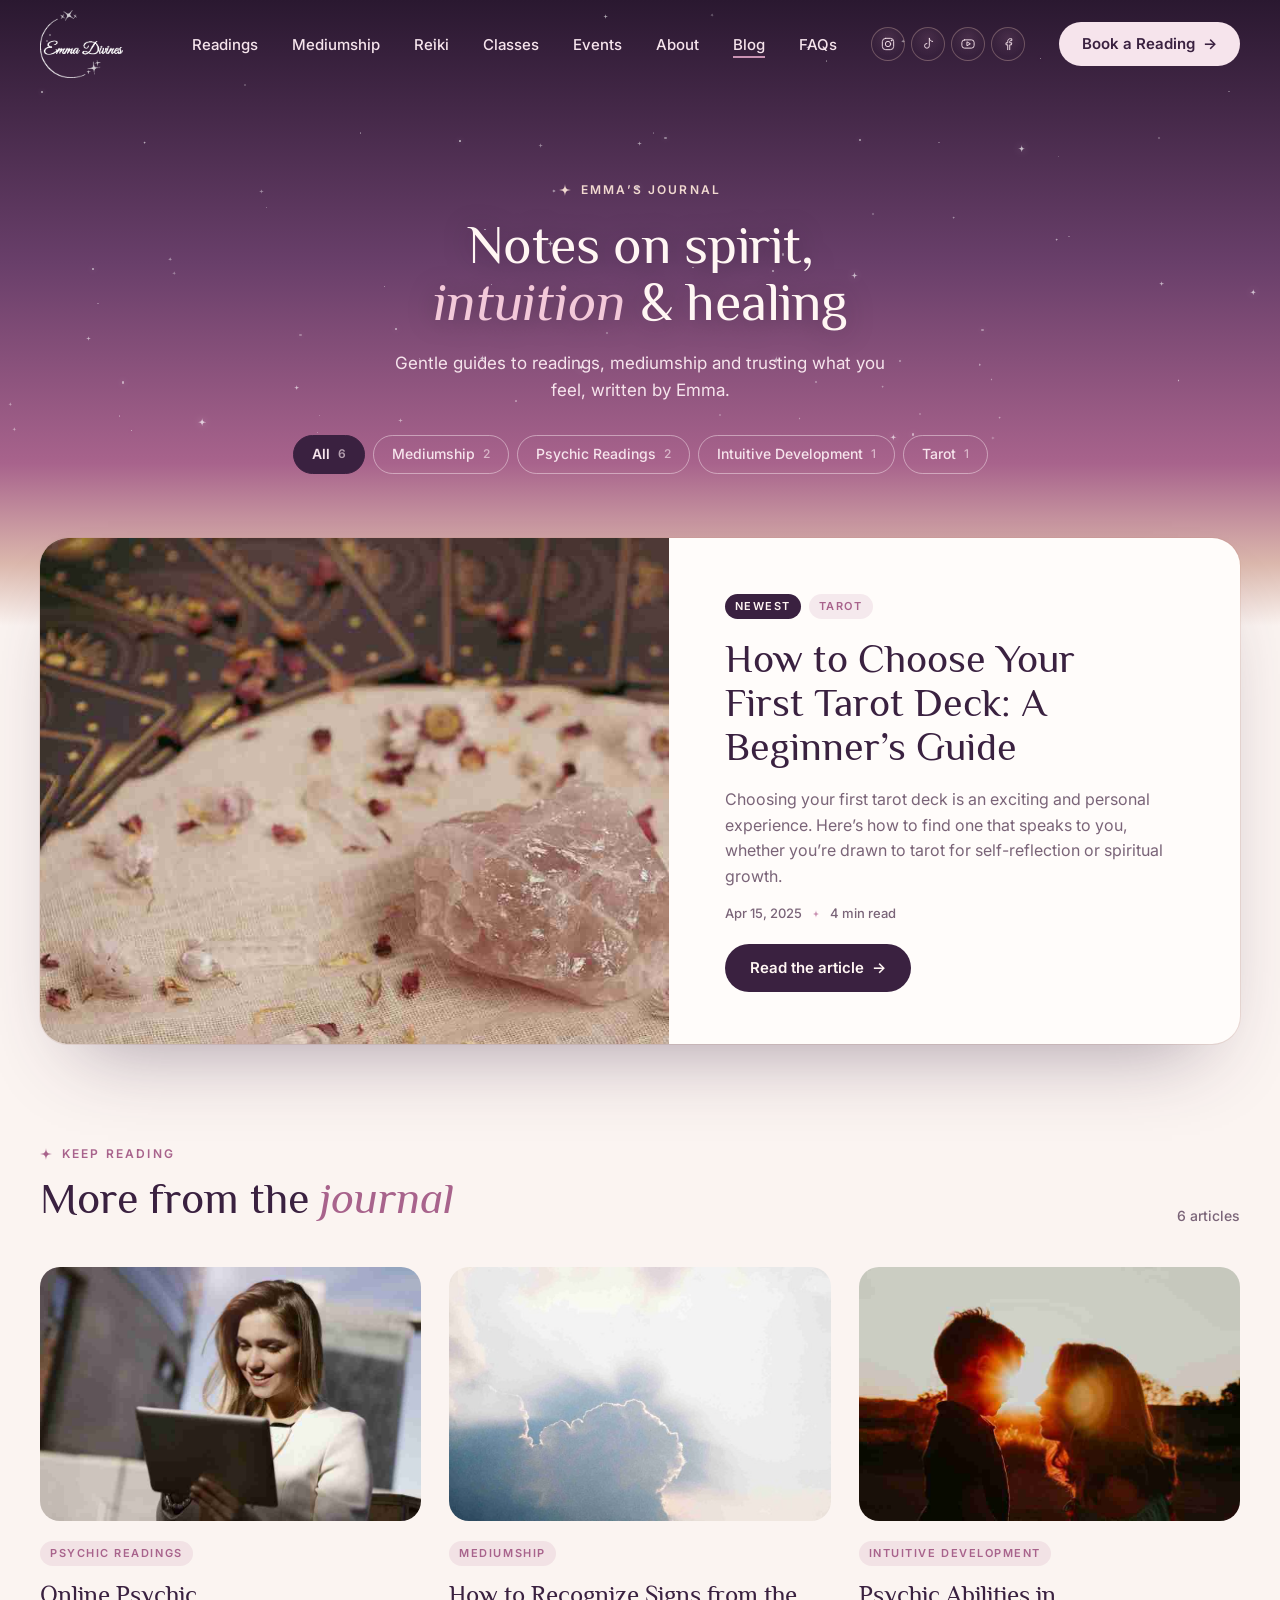
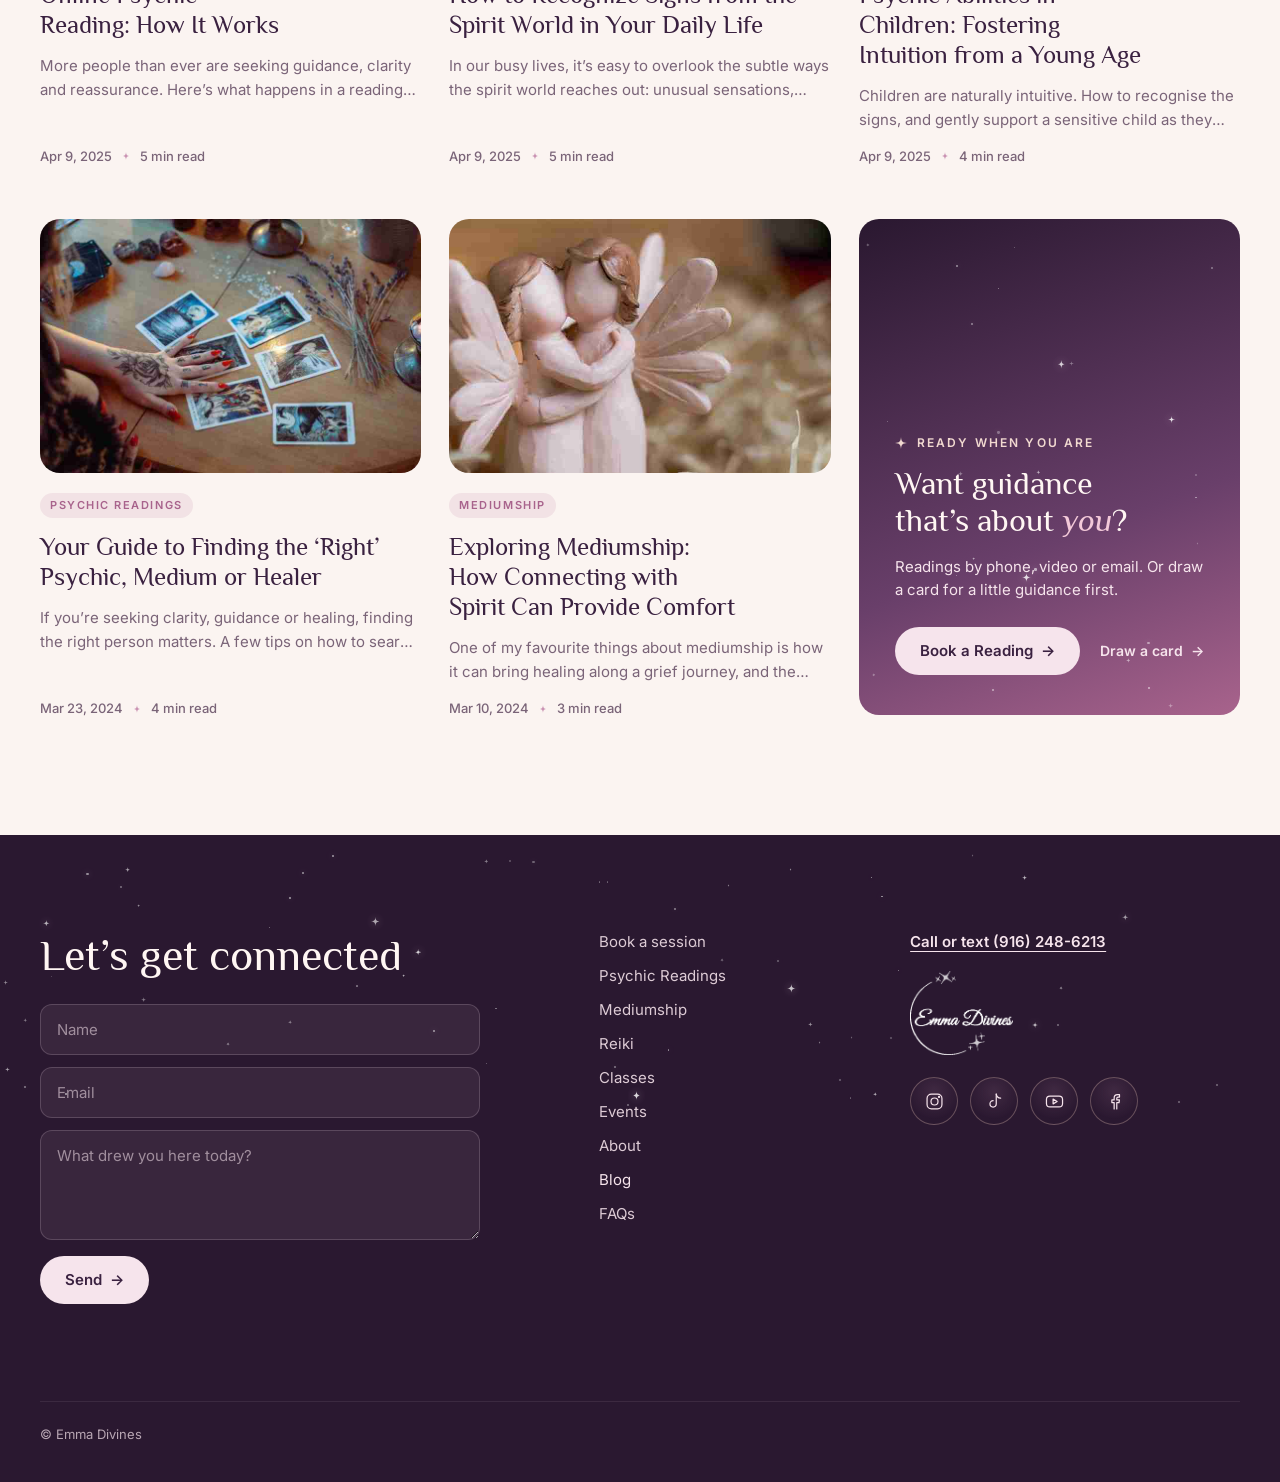
<file: blog.html>
<!doctype html>
<html lang="en">
<head>
<meta charset="utf-8">
<meta name="viewport" content="width=device-width, initial-scale=1, viewport-fit=cover">
<title>Blog · Emma Divines</title>
<meta name="description" content="Honest, compassionate psychic readings, mediumship and Reiki with Emma, by phone, video or email. See every session and price, or draw a card for a little guidance.">
<meta property="og:type" content="website">
<meta property="og:site_name" content="Emma Divines">
<meta property="og:title" content="Emma Divines · Readings, mediumship &amp; Reiki">
<meta property="og:description" content="Honest, compassionate guidance from wherever you are. Draw a card for a little guidance, or book a session.">

<meta property="og:image" content="https://emma-divines-prototype.vercel.app/images/og-image.jpg">
<meta property="og:image:width" content="1200">
<meta property="og:image:height" content="630">
<meta property="og:image:alt" content="Emma Divines homepage: tarot cards with prices and a photo of Emma">
<meta name="twitter:card" content="summary_large_image">
<meta name="twitter:image" content="https://emma-divines-prototype.vercel.app/images/og-image.jpg">
<link rel="icon" type="image/png" href="logo_color.png">
<link rel="apple-touch-icon" href="images/emma-avatar.jpg">
<link rel="preconnect" href="https://fonts.googleapis.com">
<link rel="preconnect" href="https://fonts.gstatic.com" crossorigin>
<link href="https://fonts.googleapis.com/css2?family=Inter:wght@400;500;600&family=Philosopher:ital,wght@0,400;0,700;1,400&display=swap" rel="stylesheet">
<style>
/* Velvet Dusk: one visual world (dusk → daylight → dusk → night), so colours are set explicitly rather than per OS theme. */
:root{
  color-scheme:light;
  /* brand palette (Emma's guide) */
  --deep-purple:#693F6A; --mauve:#A8638C; --terracotta:#C08977; --muted-purple:#936A94; --soft-rose:#CA93B3; --warm-blush:#DBB7AC;
  /* extensions: darker / lighter steps of the palette */
  --night:#2A1830; --plum:#3A2140; --cream:#FBF4F1; --blush-tint:#F8EFEC; --rose-light:#F3C9D9; --ink-soft:#7A6478; --on-dark:#F6E4EC;
  --f-display:Philosopher,Georgia,serif; --f-body:Inter,system-ui,-apple-system,sans-serif;
  --cw:200px; --ch:340px;
}
*{box-sizing:border-box}
[hidden]{display:none!important}
html{scroll-behavior:smooth;scroll-padding-top:80px;overflow-x:clip}
html,body{margin:0}
body{font-family:var(--f-body);-webkit-font-smoothing:antialiased;overflow-x:hidden;background:var(--cream);color:var(--plum)}
button{font:inherit;color:inherit;background:none;border:0;padding:0;cursor:pointer}
a{color:inherit}
:focus-visible{outline:2px solid var(--soft-rose);outline-offset:3px;border-radius:6px}
.wrap{max-width:1240px;margin-inline:auto;padding-inline:20px}
.sp{display:inline-block;width:12px;height:12px;vertical-align:-1px}
.eyebrow{display:flex;align-items:center;gap:10px;margin:0;font:600 12px/1 var(--f-body);letter-spacing:.18em;text-transform:uppercase;color:var(--mauve)}
.eyebrow svg{width:12px;height:12px}
h1,h2,h3{text-wrap:balance}
h2{font:400 44px/1.1 var(--f-display);margin:0;color:var(--plum)}
h2 em{font-style:italic;color:var(--mauve)}
.lede{font-size:17px;line-height:1.55;color:var(--ink-soft);max-width:560px;margin:0}
.draft-tag{display:inline-block;font:600 10px/1 var(--f-body);letter-spacing:.12em;text-transform:uppercase;padding:5px 8px;border-radius:999px;background:rgba(168,99,140,.12);color:var(--mauve)}

/* ---------- Buttons & links ---------- */
.btn{display:inline-flex;align-items:center;gap:8px;border-radius:999px;padding:14px 24px;font:600 15px/1.2 var(--f-body);text-decoration:none;border:1px solid transparent;white-space:nowrap;transition:transform .2s,background-color .2s,box-shadow .25s}
.btn:hover{transform:translateY(-1px)}
.btn .arr,.link .arr{transition:translate .2s}
.btn:hover .arr,.link:hover .arr{translate:3px 0}
.btn-plum{background:var(--plum);color:#FFF6F3}
.btn-purple{background:var(--deep-purple);color:#FFF6F3}
.btn-light{background:var(--on-dark);color:var(--plum)}
.btn-outline{border-color:rgba(58,33,64,.5);color:var(--plum)}
.btn-outline-light{border-color:rgba(246,228,236,.55);color:var(--on-dark)}
.link{display:inline-flex;align-items:center;gap:8px;font:600 14px/1.2 var(--f-body);color:var(--plum);text-decoration:none}

/* ---------- Header ---------- */
.site-header{position:fixed;inset:0 0 auto 0;z-index:40;padding-top:env(safe-area-inset-top,0px);transition:background-color .35s,box-shadow .35s,backdrop-filter .35s}
.site-header .wrap{height:88px;display:flex;align-items:center;justify-content:space-between;transition:height .35s}
.site-header.scrolled{background:rgba(42,24,48,.8);backdrop-filter:blur(14px);-webkit-backdrop-filter:blur(14px);box-shadow:0 1px 0 rgba(246,228,236,.08)}
.site-header.scrolled .wrap{height:68px}
.logo img{height:68px;display:block;transition:height .35s}
.scrolled .logo img{height:54px}
.nav{display:flex;align-items:center;gap:34px}
.nav a:not(.btn){text-decoration:none;font-weight:500;font-size:15px;color:var(--on-dark)}
.nav a:not(.btn):hover{text-decoration:underline;text-underline-offset:6px;text-decoration-color:var(--soft-rose)}
.nav .btn{padding:12px 22px}
.mobile-actions{display:none;align-items:center;gap:10px}
.menu-btn{display:flex;flex-direction:column;gap:5px;padding:13px 9px}
.menu-btn i{display:block;width:20px;height:1.6px;border-radius:1px;background:var(--on-dark)}
.mobile-menu{position:fixed;inset:0;z-index:60;background:linear-gradient(#2A1830,#693F6A);color:var(--on-dark);padding:calc(20px + env(safe-area-inset-top,0px)) 24px 32px;display:flex;flex-direction:column;gap:28px}
.mobile-menu[hidden]{display:none}
.mobile-menu .top{display:flex;justify-content:space-between;align-items:center}
.mobile-menu .top img{height:52px}
.mobile-menu nav{display:flex;flex-direction:column;gap:6px}
.mobile-menu nav a{font:400 34px/1.3 var(--f-display);text-decoration:none}
.close-btn{width:44px;height:44px;border-radius:50%;font-size:22px}

/* ---------- Hero ---------- */
.hero{position:relative;isolation:isolate;min-height:900px;padding-bottom:56px}
.hero-bg{position:absolute;inset:0;z-index:-1;overflow:hidden;background:linear-gradient(#2A1830,#693F6A 38%,#A8638C 75%,#DBB7AC)}
#aurora{position:absolute;inset:0;width:100%;height:100%;display:block}
.stars{position:absolute;inset:0;pointer-events:none}
.layer{position:absolute;left:0;right:0;will-change:transform}
.star,.dot{position:absolute;opacity:var(--o);animation:twinkle var(--t) ease-in-out var(--d) infinite}
.star{color:#fff}
.dot{border-radius:50%;background:#fff;box-shadow:0 0 6px rgba(255,240,246,.7)}
.layer:last-child .star{filter:drop-shadow(0 0 4px rgba(255,228,240,.75))}
/* a slow, shallow breathe rather than a blink */
@keyframes twinkle{0%,100%{opacity:var(--o)}50%{opacity:calc(var(--o) * .45)}}
.hero-inner{display:grid;grid-template-columns:470px minmax(0,1fr);column-gap:20px;align-items:start;padding-top:200px}
.copy{display:flex;flex-direction:column;gap:24px}
.hero .eyebrow{color:#F1D9D0}
h1{font:400 54px/1.06 var(--f-display);margin:0;color:#FFF6F3;letter-spacing:-.005em;text-shadow:0 2px 28px rgba(42,24,48,.35)}
h1 em{font-style:italic;color:var(--rose-light)}
.byline{display:flex;align-items:center;gap:22px}
.byline p{margin:0;font-size:17px;line-height:1.45;color:var(--on-dark);max-width:420px}
.avatar{flex:none;width:140px;height:140px;border-radius:50%;object-fit:cover;display:block;background:linear-gradient(135deg,#DBB7AC,#693F6A);border:4px solid #fff;box-shadow:0 0 36px 2px rgba(202,147,179,.55)}
.ctas{display:flex;gap:12px;flex-wrap:wrap}
.hero .btn-outline{border-color:rgba(58,33,64,.5)}
.offerings{display:flex;flex-direction:column;align-items:center;margin-top:-20px;min-width:0}
.tabs{display:flex;gap:8px;margin-top:18px}
.tab{padding:10px 20px;border-radius:999px;font:500 14px/1.2 var(--f-body);border:1px solid rgba(58,33,64,.35);color:var(--plum);white-space:nowrap;transition:background-color .25s,color .25s}
.tab[aria-selected=true]{background:var(--plum);color:var(--on-dark);border-color:var(--plum);font-weight:600}
.tab .short{display:none}
.pager{display:flex;align-items:center;gap:14px;font:500 13px/1 var(--f-body);color:var(--plum);margin-top:6px}
.pager[hidden]{display:none}
.pager .dots{display:flex;gap:6px}.pager .dots i{width:6px;height:6px;border-radius:50%;background:rgba(58,33,64,.3)}.pager .dots i.on{background:var(--plum)}
.pager button{font-weight:600;display:inline-flex;gap:6px;align-items:center}
.after-cards{display:flex;flex-direction:column;align-items:center;gap:10px;margin-top:18px}
.policy{font-size:13px;color:var(--plum);opacity:.8;margin:0;text-align:center}
.deck-hint{display:none}

/* ---------- Tarot cards ---------- */
.cards{position:relative;width:100%;height:calc(var(--ch) + 90px)}
.card{position:absolute;left:calc(50% - var(--cw) / 2);top:24px;width:var(--cw);height:var(--ch);perspective:1100px;cursor:pointer;
  transform:var(--final,none);transition:translate .35s cubic-bezier(.2,.8,.2,1),transform .55s cubic-bezier(.2,.8,.2,1),opacity .35s;
  animation:deal .8s cubic-bezier(.2,1.15,.35,1) calc(var(--i) * 85ms + 150ms) backwards}
.card.dealt{animation:none}
@keyframes deal{from{transform:translate(var(--dx),var(--dy)) rotate(var(--dr)) scale(.9);opacity:0}35%{opacity:1}to{transform:var(--final,none);opacity:1}}
.tilt,.flip{position:absolute;inset:0;transform-style:preserve-3d}
.tilt{transform:rotateX(var(--rx,0deg)) rotateY(var(--ry,0deg));transition:transform .25s ease-out,translate .35s cubic-bezier(.2,.8,.2,1),rotate .35s cubic-bezier(.2,.8,.2,1)}
.flip{transition:transform .75s cubic-bezier(.3,1.25,.4,1)}
.flipped .flip{transform:rotateY(180deg)}
.face{position:absolute;inset:0;backface-visibility:hidden;-webkit-backface-visibility:hidden;border-radius:16px;padding:10px;background:var(--cream);border:1px solid #fff;box-shadow:0 18px 40px -8px rgba(58,33,64,.42);overflow:hidden;transition:box-shadow .3s}
.back{transform:rotateY(180deg)}
.inner{height:100%;border:1px solid rgba(192,137,119,.7);border-radius:10px;padding:12px 12px 14px;display:flex;flex-direction:column;align-items:center;gap:8px;text-align:center}
.num{font:400 16px/1 var(--f-display);letter-spacing:.2em;color:var(--mauve);padding-left:.2em}
.art{flex:1;width:100%;border-radius:6px;position:relative;overflow:hidden;min-height:0}
.art svg{position:absolute;inset:0;width:100%;height:100%}
/* Emma's illustrated card art: arched window like her card frames, thin gold keyline */
.art-img{border-radius:999px 999px 6px 6px;background:#3A2140;box-shadow:inset 0 0 0 1px rgba(192,137,119,.55)}
.art-img img{position:absolute;inset:0;width:100%;height:100%;object-fit:cover;object-position:50% 18%}
.rcard .art-img img{object-position:50% 26%}
.art-img::after{content:"";position:absolute;inset:0;border-radius:inherit;box-shadow:inset 0 0 0 1px rgba(219,183,172,.6),inset 0 -24px 30px -20px rgba(42,24,48,.35);pointer-events:none}
.name{font:700 20px/1.15 var(--f-display);color:var(--plum);margin:4px 0 0}
.meta{font-size:13px;color:var(--ink-soft);margin:0}
.price{font:600 21px/1.1 var(--f-body);color:var(--deep-purple);margin:2px 0 0;font-variant-numeric:tabular-nums}
.front::before{content:"";position:absolute;inset:0;border-radius:inherit;pointer-events:none;opacity:0;transition:opacity .3s;z-index:2;
  background:radial-gradient(circle at var(--gx,50%) var(--gy,30%),rgba(255,255,255,.45),transparent 55%)}
.front::after{content:"";position:absolute;inset:-20%;pointer-events:none;z-index:3;background:linear-gradient(105deg,transparent 40%,rgba(255,255,255,.5) 50%,transparent 60%);
  transform:translateX(-120%);animation:shimmer 1.1s ease-out calc(var(--i) * 85ms + 900ms) 1 both}
@keyframes shimmer{to{transform:translateX(120%)}}
.back .inner{justify-content:center;gap:10px;padding:14px}
.back .name{margin:0}
.desc{font-size:14px;line-height:1.5;color:var(--ink-soft);margin:0}
.btn-book{background:var(--deep-purple);color:#FFF6F3;padding:11px 18px;font-size:14px;margin-top:4px}
.turn{font:inherit;font-size:12px;color:var(--ink-soft);opacity:.85;background:none;border:0;padding:8px 12px;margin:-4px 0 -8px;cursor:pointer;text-decoration:underline;text-underline-offset:3px;border-radius:999px}
.turn:hover{opacity:1}
/* only the face you can see takes taps, so a tap never lands on the hidden side */
.card:not(.flipped) .back,.card.flipped .front{pointer-events:none}
.mini-draft{font-size:10px;letter-spacing:.08em;text-transform:uppercase;color:var(--mauve);opacity:.8}
.cards .card:hover,.cards .card.flipped{translate:0 -28px;z-index:20}
.cards .card:hover .tilt,.cards .card.flipped .tilt{rotate:calc(var(--r) * -1)}
@media (hover:hover) and (pointer:fine){.card:hover .front::before{opacity:1}.card:hover .face{box-shadow:0 30px 60px -12px rgba(58,33,64,.5)}}
.card.toss{animation:toss .38s cubic-bezier(.5,0,.75,0) forwards}
@keyframes toss{to{transform:translate(-135%,-14px) rotate(-20deg);opacity:0}}

/* ---------- Sections ---------- */
section.band{padding-block:112px}
.how{background:linear-gradient(#DBB7AC,#F8EFEC 220px)}
.sec-head{display:flex;flex-direction:column;align-items:center;gap:16px;text-align:center}
.steps{list-style:none;margin:64px 0 0;padding:0;display:grid;grid-template-columns:repeat(3,minmax(0,1fr));gap:48px;position:relative}
.steps::before{content:"";position:absolute;top:36px;left:16%;right:16%;border-top:1px dashed rgba(105,63,106,.35)}
.step{display:flex;flex-direction:column;align-items:center;text-align:center;gap:12px;position:relative}
.step .n{width:72px;height:72px;border-radius:50%;display:grid;place-items:center;background:var(--cream);border:1px solid rgba(192,137,119,.7);box-shadow:0 0 0 6px var(--blush-tint);font:400 24px/1 var(--f-display);color:var(--deep-purple);letter-spacing:.06em}
.step h3{font:700 24px/1.2 var(--f-display);margin:8px 0 0;color:var(--plum)}
.step p{margin:0;font-size:15px;line-height:1.55;color:var(--ink-soft);max-width:280px}

.draw{position:relative;isolation:isolate;overflow:hidden;color:var(--on-dark);background:linear-gradient(#2A1830,#693F6A 60%,#A8638C)}
.draw::before{content:"";position:absolute;inset:-20% -10%;z-index:-1;pointer-events:none;
  background:radial-gradient(42% 24% at 28% 26%,rgba(243,201,217,.2),transparent 70%),radial-gradient(36% 20% at 74% 18%,rgba(202,147,179,.18),transparent 70%);
  animation:drift 28s ease-in-out infinite alternate}
@keyframes drift{to{transform:translate3d(4%,3%,0) scale(1.08)}}
.draw .eyebrow{color:#F1D9D0}
.draw h2{color:#FFF6F3}.draw h2 em{color:var(--rose-light)}
.draw .lede{color:var(--on-dark);opacity:.85}
.draw-stage{position:relative;margin-top:56px;min-height:460px;display:flex;flex-direction:column;align-items:center}
.backs{display:flex;gap:28px;justify-content:center;transition:opacity .35s;perspective:1200px}
/* the cards fall from the sky flipping side over side (back ⇄ face), then settle into the spread */
.backs.await .cback{opacity:0}
/* no opacity animation on .cback itself: it would flatten the 3D and show the back face mirrored */
.cback{width:200px;height:330px;position:relative;cursor:pointer;transform-style:preserve-3d;transition:transform .35s cubic-bezier(.2,.8,.2,1),opacity .35s}
.cback:nth-child(1){rotate:-6deg;translate:0 14px}.cback:nth-child(3){rotate:6deg;translate:0 14px}
.cb-face{position:absolute;inset:0;display:block;border-radius:16px;padding:10px;backface-visibility:hidden;-webkit-backface-visibility:hidden;
  box-shadow:0 22px 50px -12px rgba(0,0,0,.5);transition:box-shadow .5s}
.cb-back{background:radial-gradient(circle at 50% 45%,#7E4C80,#3A2140 70%);border:1px solid rgba(219,183,172,.6)}
.cb-front{transform:rotateY(180deg);background:var(--cream);border:1px solid #fff}
.cb-back .inner{border-color:rgba(219,183,172,.45);padding:0;position:relative}
.cb-front .inner{border-color:rgba(192,137,119,.7);padding:0;position:relative}
.cb-label{position:absolute;top:8%;left:0;right:0;text-align:center;font:400 11px/1 var(--f-display);letter-spacing:.3em;text-transform:uppercase;color:#DBB7AC;padding-left:.3em}
.cb-front .cb-label{color:var(--mauve)}
.cback:hover,.cback:focus-visible{transform:translateY(-16px)}
.cback:hover .cb-face,.cback:focus-visible .cb-face{box-shadow:0 0 0 1px var(--soft-rose),0 0 48px 6px rgba(202,147,179,.45),0 22px 50px -12px rgba(0,0,0,.5)}
.cback svg,.rv-back svg{width:100%;height:100%;display:block}
.cback.dropping{pointer-events:none;animation:cardDrop 1.9s cubic-bezier(.25,.75,.3,1) calc(var(--i) * 230ms) both}
.cback.dropping .cb-face{box-shadow:0 0 50px 14px rgba(243,201,217,.42)}
@keyframes cardDrop{
  0%{transform:translateY(-600px) rotateY(var(--flips)) rotateZ(var(--tilt)) scale(.7)}
  72%{transform:translateY(14px) rotateY(-14deg) rotateZ(0deg) scale(1.02)}
  86%{transform:translateY(-5px) rotateY(5deg) scale(1)}
  100%{transform:none}}
.cback.landed .cb-face{animation:landGlow 1.3s ease-out}
@keyframes landGlow{
  0%{box-shadow:0 0 0 1px #CA93B3,0 0 70px 18px rgba(202,147,179,.65),0 22px 50px -12px rgba(0,0,0,.5)}
  100%{box-shadow:0 0 0 1px rgba(202,147,179,0),0 0 0 0 rgba(202,147,179,0),0 22px 50px -12px rgba(0,0,0,.5)}}
.burst{position:absolute;width:var(--bs);height:var(--bs);color:#F6E4EC;pointer-events:none;z-index:2;animation:burst .95s ease-out forwards}
@keyframes burst{from{opacity:1;transform:translate(0,0) scale(1)}to{opacity:0;transform:translate(var(--bx),var(--by)) scale(.3) rotate(120deg)}}
.backs.picking .cback:not(.picked){opacity:0;transform:translateY(40px)}
.backs.picking .cback.picked{transform:translateY(-30px) scale(1.05)}
.reveal{display:flex;flex-direction:column;align-items:center;gap:20px}
.reveal[hidden]{display:none}
.rcard{width:280px;height:440px;position:relative;perspective:1200px}
.rcard .face{box-shadow:0 0 0 1px var(--soft-rose),0 0 60px 10px rgba(202,147,179,.4),0 30px 60px -12px rgba(0,0,0,.5)}
.rcard .rv-back{background:radial-gradient(circle at 50% 45%,#7E4C80,#3A2140 70%);border-color:rgba(219,183,172,.6)}
.rcard .front .inner{gap:9px;justify-content:center}
.chosen-tag{font:600 11px/1 var(--f-body);letter-spacing:.14em;text-transform:uppercase;color:var(--mauve)}
.rcard .art{flex:0 0 120px;width:100%}
.again{color:var(--on-dark)}

.emma{background:var(--cream)}
.emma-grid{display:grid;grid-template-columns:420px minmax(0,1fr);gap:80px;align-items:center}
.arch{aspect-ratio:420/520;max-width:100%;border-radius:999px 999px 24px 24px;position:relative;overflow:hidden;
  background:radial-gradient(circle at 50% 30%,#CA93B3,#693F6A 75%);box-shadow:0 30px 60px -20px rgba(58,33,64,.45);border:8px solid #fff;outline:1px solid rgba(192,137,119,.5)}
.arch img{position:absolute;inset:0;width:100%;height:100%;object-fit:cover;object-position:50% 30%}
.arch svg{position:absolute;inset:0;width:100%;height:100%}
.emma-copy{display:flex;flex-direction:column;gap:20px;min-width:0}
.roles{display:flex;flex-wrap:wrap;gap:8px;padding:0;margin:0;list-style:none}
.roles li{padding:8px 14px;border-radius:999px;border:1px solid rgba(105,63,106,.25);font-size:14px;color:var(--deep-purple)}

.life{background:linear-gradient(var(--cream),#F5E8E3)}
.life-top{display:flex;justify-content:space-between;align-items:flex-end;gap:32px;flex-wrap:wrap}
.life-head{display:flex;flex-direction:column;gap:14px;max-width:560px}
.life-ctas{display:flex;gap:20px;align-items:center;flex-wrap:wrap}
.life-grid{list-style:none;margin:48px 0 0;padding:0;display:grid;grid-template-columns:repeat(4,minmax(0,1fr));gap:24px}
.life-grid figure{margin:0;display:flex;flex-direction:column;gap:12px}
.life-grid img{width:100%;height:auto;aspect-ratio:4/5;object-fit:cover;border-radius:16px;display:block;box-shadow:0 18px 40px -18px rgba(58,33,64,.35);transition:transform .4s cubic-bezier(.2,.8,.2,1)}
.life-grid li:hover img{transform:translateY(-4px)}
.life-grid figcaption{font:400 18px/1.2 var(--f-display);color:var(--plum)}
.reviews{background:var(--blush-tint)}
.rev-wrap{margin-top:48px}
.rev-grid{display:flex;gap:24px;overflow-x:auto;scroll-snap-type:x mandatory;scroll-behavior:smooth;padding:4px 2px 16px;scrollbar-width:none}
.rev-grid::-webkit-scrollbar{display:none}
.rev-controls{display:flex;gap:10px;justify-content:flex-end;margin-top:8px}
.rev-btn{width:48px;height:48px;border-radius:50%;border:1px solid rgba(58,33,64,.3);font-size:18px;color:var(--plum);transition:background-color .2s,opacity .2s}
.rev-btn:hover{background:rgba(105,63,106,.08)}
.rev-btn:disabled{opacity:.35;cursor:default}
.rev{flex:0 0 calc((100% - 48px) / 3);scroll-snap-align:start;background:var(--cream);border:1px solid rgba(192,137,119,.35);border-radius:20px;padding:28px;display:flex;flex-direction:column;gap:14px;min-width:0}
.rev .stars-row{color:var(--mauve);letter-spacing:3px;font-size:15px}
.rev blockquote{margin:0;font-size:16px;line-height:1.6;color:var(--plum);display:-webkit-box;-webkit-box-orient:vertical;-webkit-line-clamp:6;overflow:hidden}
.rev.open blockquote{-webkit-line-clamp:unset;display:block}
.rev .more{align-self:flex-start;font:600 13px/1 var(--f-body);color:var(--mauve)}
.rev .more[hidden]{display:none}
.rev .who{display:flex;align-items:center;gap:12px;margin-top:auto;padding-top:8px;font-size:13px;color:var(--ink-soft)}
.rev .who b{display:block;font:700 16px/1.2 var(--f-display);color:var(--plum)}
.rev .who i{flex:none;width:40px;height:40px;border-radius:50%;display:grid;place-items:center;font:600 14px/1 var(--f-body);font-style:normal;color:#fff;background:linear-gradient(135deg,#CA93B3,#693F6A)}
.rev-note{text-align:center;margin:20px 0 0;font-size:13px;color:var(--ink-soft)}
/* after the proof, the next step: Book a Reading + the quieter Google link */
.rev-cta{display:flex;justify-content:center;align-items:center;flex-wrap:wrap;gap:28px;margin-top:36px}
.rev-cta .link{font-size:14px}
@media (max-width:600px){.rev-cta{flex-direction:column;gap:18px;margin-top:28px}}
.g-chip{display:inline-flex;gap:8px;align-items:center;padding:8px 14px;border-radius:999px;background:var(--cream);border:1px solid rgba(192,137,119,.35);font:600 13px/1 var(--f-body);color:var(--plum)}
.g-chip b{color:var(--mauve);letter-spacing:2px}

.faq{background:var(--cream)}
.faq-grid{display:grid;grid-template-columns:360px minmax(0,1fr);gap:80px;align-items:start}
.faq-side{display:flex;flex-direction:column;gap:18px;position:sticky;top:110px}
details{border-bottom:1px solid rgba(105,63,106,.15)}
details:first-child{border-top:1px solid rgba(105,63,106,.15)}
summary{list-style:none;cursor:pointer;display:flex;justify-content:space-between;align-items:center;gap:20px;padding:24px 0;font:700 21px/1.3 var(--f-display);color:var(--plum)}
summary::-webkit-details-marker{display:none}
summary .pm{flex:none;width:32px;height:32px;border-radius:50%;border:1px solid rgba(105,63,106,.3);position:relative;transition:transform .3s,background-color .3s}
summary .pm::before,summary .pm::after{content:"";position:absolute;left:50%;top:50%;width:12px;height:1.5px;background:var(--deep-purple);translate:-50% -50%}
summary .pm::after{rotate:90deg;transition:rotate .3s}
details[open] summary .pm{background:var(--deep-purple)}
details[open] summary .pm::before,details[open] summary .pm::after{background:#fff}
details[open] summary .pm::after{rotate:0deg}
details p{margin:0 0 24px;font-size:16px;line-height:1.6;color:var(--ink-soft);max-width:620px}
details p a{color:var(--deep-purple);font-weight:600}

.footer{background:var(--night);color:var(--on-dark);padding-block:96px calc(40px + env(safe-area-inset-bottom,0px));position:relative;overflow:hidden}
.foot-grid{display:grid;grid-template-columns:minmax(0,1.2fr) minmax(0,.6fr) minmax(0,.8fr);gap:64px}
.footer h2{color:#FFF6F3}
.form{display:flex;flex-direction:column;gap:12px;margin-top:24px;max-width:440px}
.form label{position:absolute;width:1px;height:1px;overflow:hidden;clip:rect(0 0 0 0)}
.form input,.form textarea{width:100%;font:15px/1.4 var(--f-body);color:var(--on-dark);background:rgba(246,228,236,.07);border:1px solid rgba(246,228,236,.18);border-radius:12px;padding:14px 16px}
.form input::placeholder,.form textarea::placeholder{color:rgba(246,228,236,.55)}
.form textarea{min-height:110px;resize:vertical}
.form .btn{align-self:flex-start;margin-top:4px}
.form-note{font-size:13px;color:var(--rose-light);min-height:1em;margin:0}
.foot-links{list-style:none;margin:0;padding:0;display:flex;flex-direction:column;gap:14px}
.foot-links a{text-decoration:none;font-size:15px;opacity:.88}.foot-links a:hover{opacity:1;text-decoration:underline;text-underline-offset:5px}
.social{display:flex;gap:12px;margin-top:22px}
.social a{position:relative;width:48px;height:48px;border-radius:50%;display:grid;place-items:center;color:#F6E4EC;text-decoration:none;
  border:1px solid rgba(219,183,172,.35);background:radial-gradient(circle at 50% 30%,rgba(202,147,179,.14),transparent 70%);
  transition:transform .35s cubic-bezier(.2,.8,.2,1),border-color .3s,box-shadow .3s,color .3s}
.social a svg:first-child{width:21px;height:21px;fill:none;stroke:currentColor;stroke-width:1.4;stroke-linecap:round;stroke-linejoin:round}
.social a .tw{position:absolute;top:-3px;right:-3px;width:11px;height:11px;color:#DBB7AC;opacity:0;transform:scale(.3) rotate(-45deg);transition:opacity .3s,transform .45s cubic-bezier(.2,1.4,.4,1)}
.social a:hover,.social a:focus-visible{transform:translateY(-3px);color:#fff;border-color:#CA93B3;box-shadow:0 0 22px 2px rgba(202,147,179,.45)}
.social a:hover .tw,.social a:focus-visible .tw{opacity:1;transform:scale(1) rotate(0deg)}
.foot-brand img{height:84px;display:block}
.copyright{margin-top:72px;padding-top:24px;border-top:1px solid rgba(246,228,236,.12);font-size:13px;opacity:.7;display:flex;justify-content:space-between;gap:16px;flex-wrap:wrap}

/* capture mode: no entrance animations, so the snapshot shows the finished state */
html.capture .card,html.capture .front::after{animation:none!important}
/* Figma's capture ignores backface-visibility and can't snapshot the WebGL sky cleanly:
   hide the reverse sides and show the static gradient that sits behind the shader */
html.capture .face.back,html.capture .cb-front,html.capture #aurora{display:none!important}

/* ---------- Shooting stars ---------- */
.shoots{position:absolute;inset:0;pointer-events:none;overflow:hidden}
.shoot{position:absolute;height:1.6px;width:var(--len);border-radius:2px;background:linear-gradient(90deg,rgba(255,246,243,0),rgba(255,246,243,.95));
  transform-origin:100% 50%;rotate:var(--a);opacity:0;animation:shoot var(--dur) cubic-bezier(.3,.1,.4,1) forwards}
.shoot::after{content:"";position:absolute;right:-2px;top:50%;width:4px;height:4px;margin-top:-2px;border-radius:50%;background:#fff;box-shadow:0 0 8px 2px rgba(255,236,244,.8)}
@keyframes shoot{0%{opacity:0;translate:0 0}12%{opacity:1}70%{opacity:.9}100%{opacity:0;translate:var(--dx) var(--dy)}}

/* ---------- Scroll reveals (only armed when JS + IntersectionObserver run and motion is allowed) ---------- */
.js-reveal [data-reveal]{transition:opacity .9s ease,translate .9s cubic-bezier(.2,.8,.2,1),scale .9s cubic-bezier(.2,.8,.2,1);transition-delay:var(--rd,0ms)}
.js-reveal [data-reveal].pre{opacity:0;translate:0 32px}
.js-reveal [data-reveal=left].pre{translate:-40px 0}
.js-reveal [data-reveal=right].pre{translate:40px 0}
.js-reveal [data-reveal=scale].pre{translate:0 24px;scale:.94}
@media (max-width:1024px){.js-reveal [data-reveal=left].pre,.js-reveal [data-reveal=right].pre{translate:0 32px}}

/* ---------- Prices dialog ---------- */
dialog{border:0;border-radius:20px;padding:0;width:min(720px,calc(100% - 32px));max-height:85vh;background:var(--cream);color:var(--plum);box-shadow:0 30px 80px -20px rgba(28,16,32,.6)}
dialog::backdrop{background:rgba(28,16,32,.55);backdrop-filter:blur(4px)}
dialog[open]{animation:pop .35s cubic-bezier(.2,1.1,.3,1)}
@keyframes pop{from{opacity:0;transform:translateY(16px) scale(.98)}}
.dlg-head{position:sticky;top:0;background:var(--cream);display:flex;justify-content:space-between;align-items:center;padding:22px 28px 14px;border-bottom:1px solid rgba(105,63,106,.12)}
.dlg-head h2{font:700 28px/1.1 var(--f-display);color:var(--deep-purple)}
.dlg-body{padding:8px 28px 24px}
.grp h3{font:600 12px/1 var(--f-body);letter-spacing:.16em;color:var(--mauve);margin:22px 0 6px}
.row{display:grid;grid-template-columns:minmax(0,1fr) auto auto;gap:16px;align-items:center;padding:12px 0;border-bottom:1px solid rgba(105,63,106,.1)}
.row b{font:700 18px/1.2 var(--f-display)}.row small{display:block;font-size:13px;color:var(--ink-soft);margin-top:2px}
.row .p{font-weight:600;font-size:16px;font-variant-numeric:tabular-nums}
.row a{font:600 13px/1 var(--f-body);padding:9px 14px;border-radius:999px;background:var(--deep-purple);color:#fff;text-decoration:none}
.dlg-policy{font-size:13px;color:var(--ink-soft);margin:18px 0 0}

/* ---------- Draw a card: Ask the cards (focus → fan of 22 Major Arcana → reading) ---------- */
.dstep{display:flex;flex-direction:column;align-items:center;gap:22px;width:100%}
.dstep[hidden]{display:none}
.dstep.enter{animation:stepIn .6s cubic-bezier(.2,.8,.2,1) both}
@keyframes stepIn{from{opacity:0;transform:translateY(18px)}}
.step-title{font:400 32px/1.15 var(--f-display);color:#FFF6F3;margin:0;text-align:center;text-wrap:balance}
.step-sub{margin:-10px 0 0;font-size:16px;color:var(--on-dark);opacity:.85;text-align:center}
.focus-chips{display:flex;flex-wrap:wrap;justify-content:center;gap:12px;max-width:780px}
.fchip{display:inline-flex;align-items:center;gap:10px;padding:14px 22px;border-radius:999px;border:1px solid rgba(243,201,217,.55);color:#F6E4EC;font:500 16px/1 var(--f-body);transition:background-color .25s,color .25s,box-shadow .3s,transform .2s}
.fchip svg{width:11px;height:11px;color:#F3C9D9}
.fchip:hover{transform:translateY(-2px);border-color:#F3C9D9}
.fchip[aria-pressed=true]{background:var(--cream);color:var(--plum);border-color:var(--cream);box-shadow:0 0 26px 2px rgba(202,147,179,.6)}
.fchip[aria-pressed=true] svg{color:var(--mauve)}
.deck-stage{position:relative;display:flex;flex-direction:column;align-items:center;margin-top:18px}
/* the face-down deck: same card-back art as the 22-card fan */
.deck{position:relative;width:150px;height:240px;cursor:pointer;filter:drop-shadow(0 0 44px rgba(202,147,179,.35))}
.deck i{position:absolute;inset:0;border-radius:14px;background:radial-gradient(circle at 50% 45%,#7E4C80,#3A2140 75%);border:1px solid rgba(219,183,172,.65);box-shadow:0 8px 18px -6px rgba(0,0,0,.45);transform:translate(var(--dx),var(--dy)) rotate(var(--dr));transition:transform .35s cubic-bezier(.2,.8,.2,1)}
.deck i::before{content:"";position:absolute;inset:6%;border:1px solid rgba(219,183,172,.4);border-radius:9px}
.deck i::after{content:"";position:absolute;left:31%;right:31%;top:50%;aspect-ratio:1;translate:0 -50%;border:1px solid rgba(219,183,172,.55);border-radius:50%}
.deck i svg{position:absolute;left:50%;top:50%;width:16%;height:16%;translate:-50% -50%;color:#F6E4EC}
.deck i:nth-child(1){--dx:-8px;--dy:7px;--dr:-9deg}.deck i:nth-child(2){--dx:7px;--dy:4px;--dr:8deg}.deck i:nth-child(3){--dx:-4px;--dy:2px;--dr:-4deg}
.deck i:nth-child(4){--dx:4px;--dy:-1px;--dr:4deg}.deck i:nth-child(5){--dx:-1px;--dy:-3px;--dr:-1.5deg}.deck i:nth-child(6){--dx:0px;--dy:-6px;--dr:0deg}
.deck-stage.ready .deck:hover i:nth-child(6){transform:translate(0,-12px) rotate(0deg)}
.deck.nudge{animation:deckNudge .55s ease-in-out}
@keyframes deckNudge{20%{rotate:-4deg}45%{rotate:3.5deg}70%{rotate:-2deg}100%{rotate:0deg}}
.focus-chips.nudge .fchip{animation:chipGlow 1s ease-out}
@keyframes chipGlow{30%{border-color:#F3C9D9;box-shadow:0 0 22px 2px rgba(243,201,217,.55)}}
/* Shuffle the deck: sits on the deck. Waiting = dashed hint, Ready = the one glowing "magic" button */
.shuffle-btn{position:relative;z-index:2;margin-top:-30px;display:inline-flex;align-items:center;gap:10px;padding:15px 28px 15px 24px;border-radius:999px;font:600 17px/1 var(--f-body);cursor:pointer;
  border:1.2px dashed rgba(243,201,217,.6);background:rgba(42,24,48,.72);-webkit-backdrop-filter:blur(6px);backdrop-filter:blur(6px);color:rgba(246,228,236,.88);transition:background .35s,color .35s,box-shadow .35s,border-color .35s,transform .2s}
.shuffle-btn .sb-icon{width:20px;height:20px;fill:none;stroke:#F3C9D9;stroke-width:1.5}
.shuffle-btn .sb-sp{display:none;width:13px;height:13px;color:var(--mauve)}
.deck-stage.ready .shuffle-btn{border:1.2px solid transparent;background:linear-gradient(90deg,#FBF4F1,#F3C9D9 55%,#DBB7AC);color:var(--plum);box-shadow:0 0 30px 2px rgba(202,147,179,.6),0 8px 20px -6px rgba(42,24,48,.35)}
.deck-stage.ready .shuffle-btn .sb-icon{stroke:var(--plum)}
.deck-stage.ready .shuffle-btn .sb-sp{display:block}
.deck-stage.ready .shuffle-btn:hover{transform:translateY(-2px);box-shadow:0 0 40px 6px rgba(202,147,179,.7),0 10px 22px -6px rgba(42,24,48,.4)}
.shuffle-btn:focus-visible{outline:2px solid #F3C9D9;outline-offset:3px}
@media (max-width:600px){.deck{width:112px;height:179px}.deck i{border-radius:11px}.shuffle-btn{font-size:16px;padding:14px 24px 14px 20px}}
@media (prefers-reduced-motion:reduce){.deck.nudge,.focus-chips.nudge .fchip{animation:none}}
.pick-for{color:#F1D9D0}
.fan{position:relative;width:100%;max-width:1060px;height:var(--fh,360px);margin-top:6px}
.fcard{position:absolute;left:0;top:0;width:var(--cw);height:calc(var(--cw) * 1.6);padding:0;border-radius:calc(var(--cw) * .09);cursor:pointer;
  background:radial-gradient(circle at 50% 45%,#7E4C80,#3A2140 75%);border:1px solid rgba(219,183,172,.65);box-shadow:0 8px 18px -6px rgba(0,0,0,.45);
  transform:translate(var(--x),var(--y)) rotate(var(--r)) rotateY(0deg);transition:translate .3s cubic-bezier(.2,.8,.2,1),box-shadow .3s,opacity .45s}
.fcard::before{content:"";position:absolute;inset:6%;border:1px solid rgba(219,183,172,.4);border-radius:calc(var(--cw) * .06)}
.fcard::after{content:"";position:absolute;left:22%;right:22%;top:50%;aspect-ratio:1;translate:0 -50%;border:1px solid rgba(219,183,172,.55);border-radius:50%}
.fcard svg{position:absolute;left:50%;top:50%;width:26%;height:26%;translate:-50% -50%;color:#F6E4EC}
.fan.dealing .fcard{animation:fanIn .9s cubic-bezier(.2,.9,.3,1) calc(var(--i) * 35ms) both;pointer-events:none}
@keyframes fanIn{from{transform:translate(var(--x0),-180px) rotate(0deg) rotateY(540deg);opacity:0}35%{opacity:1}to{transform:translate(var(--x),var(--y)) rotate(var(--r)) rotateY(0deg)}}
@media (hover:hover) and (pointer:fine){.fcard:hover,.fcard:focus-visible{translate:0 -22px;box-shadow:0 0 0 1px #F3C9D9,0 0 30px 4px rgba(243,201,217,.6)}}
.fcard:focus-visible{translate:0 -22px;outline:none;box-shadow:0 0 0 2px #F3C9D9,0 0 30px 4px rgba(243,201,217,.6)}
.fan.picked .fcard:not(.chosen){opacity:0;translate:0 30px;pointer-events:none}
.fan .fcard.chosen{translate:0 -48px;box-shadow:0 0 0 1px #F3C9D9,0 0 40px 8px rgba(243,201,217,.7)}
.pick-meta{display:flex;gap:28px;align-items:center;font:500 14px/1 var(--f-body);color:var(--on-dark);opacity:.9}
.link.light{color:#FFF6F3}
.read-step{flex-direction:row;justify-content:center;align-items:center;gap:64px}
.read-step .rcard{flex:none}
.arc-face .inner{gap:10px;justify-content:center}
.arc-num{font:400 18px/1 var(--f-display);letter-spacing:.2em;color:var(--mauve);padding-left:.2em}
.arc-art{flex:1;width:100%;display:grid;place-items:center;border-radius:999px 999px 6px 6px;border:1px solid rgba(219,183,172,.6)}
.arc-art svg{width:62%;height:auto;overflow:visible}
.arc-art{position:relative;overflow:hidden}
.arc-art img{position:absolute;inset:0;width:100%;height:100%;object-fit:cover;object-position:50% 20%}
.arc-name{font:700 24px/1.1 var(--f-display);color:var(--plum);margin:0}
.reading{max-width:520px;display:flex;flex-direction:column;gap:16px;text-align:left}
.for-chip{align-self:flex-start;padding:7px 14px;border-radius:999px;background:rgba(251,244,241,.15);font:500 13px/1 var(--f-body);color:#F6E4EC}
.reading h3{font:400 52px/1.05 var(--f-display);color:#FFF6F3;margin:0}
.reading .msg{font:italic 400 26px/1.35 var(--f-display);color:#FFF6F3;margin:0}
.reading .kw{font-size:14px;color:#F3C9D9;margin:0}
.reading hr{border:0;border-top:1px solid rgba(246,228,236,.25);margin:4px 0;width:100%}
.reading .go{font:500 14px/1.3 var(--f-body);color:#F6E4EC;opacity:.9;margin:0}
.sess{display:flex;align-items:center;gap:16px;padding:16px 16px 16px 20px;border-radius:18px;background:var(--cream)}
.sess div{flex:1;min-width:0}.sess b{display:block;font:700 20px/1.2 var(--f-display);color:var(--plum)}.sess span{font-size:13px;color:var(--ink-soft)}
.sess .btn{padding:11px 18px;font-size:14px;flex:none}
.read-links{display:flex;gap:28px;flex-wrap:wrap}
.draft-note{font-size:11px;letter-spacing:.08em;text-transform:uppercase;color:#F3C9D9;opacity:.75;margin:0}

/* ---------- Emma's feedback round ---------- */
.vibe{margin:-6px 0 0;font-size:15px;color:var(--on-dark);display:flex;gap:8px;align-items:center;flex-wrap:wrap}
.vibe a{color:#FFF6F3;font-weight:600;text-underline-offset:4px}
.vibe .draft-tag{background:rgba(246,228,236,.15);color:#F6E4EC}
.in-person-note{margin:44px auto 0;max-width:680px;text-align:center;font-size:15px;line-height:1.6;color:var(--ink-soft);padding:14px 22px;border-radius:20px;background:rgba(255,255,255,.55);border:1px solid rgba(192,137,119,.35)}
.in-person-note a,.cat-foot .in-person a{color:var(--deep-purple);font-weight:600}
.in-person-note .sp{color:var(--mauve)}
/* the phone line always gets its own line and never splits */
.in-person-note .call-line{display:block;white-space:nowrap}
.cat-foot .in-person a{white-space:nowrap}
/* Hero trust row: reviews link (+ socials when the header icons are hidden) */
.trust{display:flex;align-items:center;gap:10px;flex-wrap:wrap;margin-top:2px}
.rev-link{display:inline-flex;align-items:center;gap:7px;padding:8px 14px 8px 12px;border-radius:999px;border:1px solid rgba(243,201,217,.5);background:rgba(58,33,64,.32);color:#FFF6F3;font-size:14px;font-weight:600;text-decoration:none;transition:background .25s,border-color .25s,box-shadow .25s}
.rev-link .sp{width:13px;height:13px;color:#DBB7AC}
.rev-link .arr{color:#DBB7AC;transition:translate .25s}
.rev-link:hover,.rev-link:focus-visible{background:rgba(58,33,64,.5);border-color:#CA93B3;box-shadow:0 0 18px rgba(202,147,179,.35)}
.rev-link:hover .arr{translate:3px 0}
.social-hero{margin:0;gap:4px}
.social-hero a{width:32px;height:32px}
.social-hero a svg:first-child{width:15px;height:15px}
.social-hero a .tw{display:none}
@media (min-width:1241px){.social-hero{display:none}}
@media (max-width:380px){.trust{gap:8px}.rev-link{padding:8px 12px 8px 10px;gap:6px}.social-hero{gap:3px}.social-hero a{width:30px;height:30px}}
.start-tag{display:inline-block;font:600 10px/1 var(--f-body);letter-spacing:.12em;text-transform:uppercase;color:#fff;background:var(--mauve);padding:5px 8px;border-radius:999px;margin:-2px 0 0}
.start-tag.inline{margin:0 0 0 10px;vertical-align:3px}
.cat-group{list-style:none;font:600 11px/1 var(--f-body);letter-spacing:.14em;text-transform:uppercase;color:var(--mauve);padding:18px 0 6px}
.cat-group+.cat-row{border-top:1px solid rgba(105,63,106,.12)}
.cat-gallery{display:grid;grid-template-columns:1fr 1fr;grid-template-rows:1fr 1fr;gap:6px;padding:6px;background:#3A2140}
.cg-tile{position:relative;margin:0;border-radius:10px;overflow:hidden;background:radial-gradient(circle at 50% 35%,#CA93B3,#693F6A 80%)}
.cg-tile:nth-child(2){background:radial-gradient(circle at 50% 35%,#C08977,#3A2140 80%)}.cg-tile:nth-child(3){background:radial-gradient(circle at 50% 35%,#936A94,#2A1830 80%)}.cg-tile:nth-child(4){background:radial-gradient(circle at 50% 35%,#F3C9D9,#A8638C 80%)}
.cg-tile img{position:absolute;inset:0;width:100%;height:100%;object-fit:cover;object-position:50% 22%}
.cg-note{position:absolute;left:50%;bottom:14px;translate:-50% 0;font:600 10px/1 var(--f-body);letter-spacing:.12em;text-transform:uppercase;color:#FFF6F3;background:rgba(42,24,48,.55);padding:6px 10px;border-radius:999px;white-space:nowrap}
.social-mini{margin:0;gap:6px}
.social-mini a{width:34px;height:34px}
.social-mini a svg:first-child{width:16px;height:16px}
.social-mini a .tw{display:none}
@media (max-width:1240px){.social-mini{display:none}}
.social-menu{margin-top:4px}
.menu-phone,.foot-phone{color:#F6E4EC;font:600 15px/1 var(--f-body);text-underline-offset:4px}
.foot-phone{display:inline-block;margin-bottom:22px}

/* ---------- Category sheet (opened from the nav: one category's sessions + a photo of Emma at work) ---------- */
#cat{width:min(1000px,calc(100% - 32px));max-height:88vh;overflow:hidden}
.cat-grid{display:grid;grid-template-columns:minmax(0,5fr) minmax(0,7fr);height:min(88vh,720px)}
.cat-photo{position:relative;overflow:hidden;background:radial-gradient(circle at 50% 35%,#CA93B3,#693F6A 75%)}
.cat-photo img{position:absolute;inset:0;width:100%;height:100%;object-fit:cover;object-position:50% 20%}
.cat-ph{position:absolute;inset:0;display:flex;flex-direction:column;align-items:center;justify-content:center;gap:12px;color:#FFF6F3;text-align:center;padding:24px}
.cat-ph svg{width:34px;height:34px;opacity:.75}
.cat-ph span{font:500 14px/1.4 var(--f-body);opacity:.9;max-width:220px}
.cat-ph small{font:600 10px/1 var(--f-body);letter-spacing:.12em;text-transform:uppercase;opacity:.7}
.cat-body{overflow-y:auto;padding:40px 40px 28px;display:flex;flex-direction:column;gap:20px;position:relative}
.cat-close{position:absolute;top:16px;right:16px}
.cat-head{display:flex;flex-direction:column;gap:12px;padding-right:40px}
.cat-head h2{font-size:38px}
.cat-head p{margin:0;font-size:16px;line-height:1.55;color:var(--ink-soft)}
.cat-list{list-style:none;margin:0;padding:0}
.cat-row{display:grid;grid-template-columns:minmax(0,1fr) auto auto;gap:6px 18px;align-items:center;padding:18px 0;border-bottom:1px solid rgba(105,63,106,.12)}
.cat-row:first-child{border-top:1px solid rgba(105,63,106,.12)}
.cat-row b{font:700 20px/1.2 var(--f-display);color:var(--plum)}
.cat-row .m{display:block;font-size:13px;color:var(--ink-soft);margin-top:3px}
.cat-row .t{grid-column:1/-1;margin:0;font-size:14px;line-height:1.5;color:var(--ink-soft);max-width:520px}
.cat-row .p{font:600 18px/1 var(--f-body);color:var(--deep-purple);font-variant-numeric:tabular-nums}
.cat-row a.btn{padding:10px 18px;font-size:14px}
.cat-foot{display:flex;flex-direction:column;gap:12px;margin-top:auto;padding-top:8px}
.cat-foot .policy{text-align:left}
.cat-links{display:flex;gap:24px;flex-wrap:wrap}
@media (max-width:767px){
  dialog{width:100%;max-width:none;margin:auto 0 0;border-radius:20px 20px 0 0;max-height:90vh}
  dialog[open]{animation:sheetUp .4s cubic-bezier(.2,.9,.3,1)}
  @keyframes sheetUp{from{transform:translateY(40px);opacity:0}}
  #cat{overflow-y:auto;width:100%;max-width:none;margin:auto 0 0;max-height:92vh}
  .cat-grid{display:block;height:auto}
  .cat-photo{height:210px}
  .cat-gallery{width:100%;height:330px;gap:4px;padding:4px}
  .cat-photo{border-radius:20px 20px 0 0}
  .cat-row .p{align-self:start;padding-top:2px}
  .cat-body{overflow:visible;padding:24px 20px calc(24px + env(safe-area-inset-bottom,0px))}
  .cat-close{position:absolute;top:12px;right:12px;z-index:2;background:rgba(251,244,241,.9)}
  .cat-head{padding-right:52px}.cat-head h2{font-size:30px}
  .cat-row{grid-template-columns:minmax(0,1fr) auto;gap:6px 14px}
  .cat-row .p{grid-row:1;grid-column:2;justify-self:end}
  .cat-row a.btn{grid-column:1/-1;justify-self:start}
  .cat-row .t{grid-row:2}
}

/* ---------- Tablet + mobile (Elementor breakpoints) ---------- */
@media (max-width:1024px){
  :root{--cw:224px;--ch:360px}
  .site-header .wrap{height:64px;padding-inline:16px}.site-header.scrolled .wrap{height:60px}
  .logo img{height:52px}.scrolled .logo img{height:46px}
  .nav{display:none}.mobile-actions{display:flex}
  .mobile-actions .btn{padding:9px 16px;font-size:14px}
  .hero{min-height:0;padding-bottom:40px}
  .hero-inner{display:block;padding-top:88px}
  .copy{gap:14px}
  .trust{margin-bottom:12px}
  h1{font-size:34px}
  .avatar{width:96px;height:96px;border-width:3px;box-shadow:0 0 24px 2px rgba(202,147,179,.55)}.byline{gap:16px}.byline p{font-size:15px}
  .ctas{display:none}
  .hero .eyebrow{font-size:11px}
  .offerings{margin-top:0;align-items:stretch}
  .tabs{order:-1;margin:24px -20px 0;padding-inline:20px;overflow-x:auto;scrollbar-width:none}
  .tabs::-webkit-scrollbar{display:none}
  .tab{padding:9px 16px;color:#F6E4EC;border-color:rgba(246,228,236,.5)}
  .tab[aria-selected=true]{color:var(--on-dark)}
  .tab .long{display:none}.tab .short{display:inline}
  .cards{height:calc(var(--ch) + 44px);margin-top:30px;touch-action:pan-y}
  .card{top:0}
  .cards .card:hover,.cards .card.flipped{translate:none}
  .cards .card:hover .tilt,.cards .card.flipped .tilt{rotate:none}
  .card:not(.is-front){pointer-events:none}
  .card.is-front{cursor:grab;touch-action:pan-y;user-select:none;-webkit-user-select:none}
  .card img{-webkit-user-drag:none;user-drag:none;-webkit-touch-callout:none;pointer-events:none}
  .card.is-front:active{cursor:grabbing}
  .card.is-hidden{opacity:0}
  .deck-hint{display:flex;align-self:center;gap:8px;font:500 13px/1 var(--f-body);color:var(--plum);margin-top:4px}
  .pager{display:none!important}
  section.band{padding-block:80px}
  h2{font-size:34px}
  .steps{grid-template-columns:minmax(0,1fr);gap:36px;margin-top:44px}
  .steps::before{top:36px;bottom:36px;left:36px;right:auto;border-top:0;border-left:1px dashed rgba(105,63,106,.35)}
  .step{display:grid;grid-template-columns:72px minmax(0,1fr);column-gap:20px;align-items:start;text-align:left}
  .step .n{grid-row:span 2}
  .step h3{margin:6px 0 0}
  .backs{gap:12px}
  .cback{width:min(30vw,150px);height:auto;aspect-ratio:200/330}
  .cback .cb-label{font-size:8px;letter-spacing:.22em}
  .draw-stage{min-height:400px;margin-top:40px}
  .step-title{font-size:26px}
  .fchip{padding:12px 18px;font-size:15px}
  .read-step{flex-direction:column;gap:28px}
  .read-step .rcard{width:220px;height:346px}
  .arc-name{font-size:20px}
  .reading{gap:14px}
  .reading h3{font-size:38px}
  .reading .msg{font-size:21px}
  .pick-meta{flex-direction:column;gap:14px}
  .emma-grid,.faq-grid{grid-template-columns:minmax(0,1fr);gap:40px}
  .arch{width:min(100%,360px);margin-inline:auto}
  .faq-side{position:static}
  .life .wrap{display:flex;flex-direction:column}
  .life-top{display:contents}
  .life-head{order:1}
  .life-grid{order:2;grid-template-columns:repeat(2,minmax(0,1fr));gap:20px 16px;margin-top:32px}
  .life-grid figcaption{font-size:16px}
  .life-ctas{order:3;margin-top:32px;flex-direction:column;align-items:flex-start;gap:14px}
  .rev-grid{margin-inline:-20px;padding:4px 20px 12px;scroll-padding-inline:20px}
  .rev-controls{display:none}
  .rev{flex:0 0 82%;scroll-snap-align:center}
  .foot-grid{grid-template-columns:minmax(0,1fr);gap:48px}
}
@media (max-width:1024px) and (min-width:768px){h1{font-size:44px}.byline p{max-width:520px}}

@media (prefers-reduced-motion:reduce){
  html{scroll-behavior:auto}
  .card{animation:fade .4s ease both}@keyframes fade{from{opacity:0}}
  .front::after,.star,.dot,.draw::before{animation:none}
  .shoot{display:none}
  .backs.await .cback{opacity:1}
  .flip{transition-duration:.35s}
}
</style>
<style>
/* Emma Divines blog: the article list (Emma Divines Blog template) and the article page. Loads after emma.css. */
/* ---------- Blog ---------- */
.site-header .nav a[aria-current=page]{text-decoration:underline;text-underline-offset:6px;text-decoration-color:var(--soft-rose);text-decoration-thickness:2px}
.mobile-menu nav a[aria-current=page]{color:var(--rose-light);font-style:italic}
.foot-links a[aria-current=page]{opacity:1}
.blog-hero{position:relative;isolation:isolate;padding:184px 0 152px}
.blog-hero .hero-bg{background:linear-gradient(#2A1830,#693F6A 42%,#A8638C 74%,#DBB7AC 90%,#FBF4F1)}
.bh-inner{max-width:780px;margin-inline:auto;display:flex;flex-direction:column;align-items:center;gap:20px;text-align:center}
.blog-hero .eyebrow{color:#F1D9D0}
.blog-hero .lede{color:var(--on-dark);max-width:520px}
.cat-chips{display:flex;gap:8px;flex-wrap:wrap;justify-content:center;margin-top:12px}
.chip{display:inline-flex;align-items:center;gap:8px;padding:10px 18px;border-radius:999px;border:1px solid rgba(246,228,236,.5);color:#F6E4EC;font:500 14px/1.2 var(--f-body);white-space:nowrap;transition:background-color .25s}
.chip .ct{font-size:12px;opacity:.65}
.chip[aria-pressed=true]{background:var(--plum);border-color:var(--plum);font-weight:600}
.featured{position:relative;margin-top:-88px}
.feat-card{display:grid;grid-template-columns:minmax(0,1.1fr) minmax(0,1fr);background:#FFFCFA;border-radius:28px;overflow:hidden;box-shadow:0 40px 80px -40px rgba(58,33,64,.45),0 0 0 1px rgba(192,137,119,.18)}
.feat-img{display:block;min-height:440px;background:linear-gradient(135deg,#DBB7AC,#693F6A)}
.feat-img img{width:100%;height:100%;object-fit:cover;display:block}
.feat-body{padding:56px 56px 52px;display:flex;flex-direction:column;align-items:flex-start;gap:18px;justify-content:center}
.feat-body h2{font-size:40px}.feat-body h2 a{text-decoration:none}
.tagrow{display:flex;gap:8px}
.ptag{align-self:flex-start;font:600 11px/1 var(--f-body);letter-spacing:.14em;text-transform:uppercase;padding:7px 10px;border-radius:999px;background:rgba(168,99,140,.12);color:var(--mauve)}
.ptag.new{background:var(--plum);color:#FFF6F3}
.excerpt{font-size:16px;line-height:1.6;color:var(--ink-soft);margin:0}
.meta{display:flex;align-items:center;gap:10px;margin:0;font:500 13px/1 var(--f-body);color:var(--ink-soft)}
.meta .sp{width:8px;height:8px;color:var(--soft-rose)}
.feat-body .btn{margin-top:6px}
.journal{padding:104px 0 120px}
.j-head{display:flex;justify-content:space-between;align-items:flex-end;gap:20px;margin-bottom:44px}
.j-head > div{display:flex;flex-direction:column;gap:14px}
.j-count{font:500 14px/1 var(--f-body);color:var(--ink-soft);margin:0}
.post-grid{display:grid;grid-template-columns:repeat(3,minmax(0,1fr));gap:56px 28px}
.post a{display:flex;flex-direction:column;gap:14px;text-decoration:none;height:100%}
.ph{aspect-ratio:3/2;border-radius:20px;overflow:hidden;background:linear-gradient(135deg,#DBB7AC,#693F6A);margin-bottom:6px}
.ph img{width:100%;height:100%;object-fit:cover;display:block;transition:scale .5s cubic-bezier(.2,.8,.2,1)}
.post a:hover .ph img{scale:1.04}
.post h3{font:400 25px/1.2 var(--f-display);margin:0;color:var(--plum)}
.post a:hover h3{text-decoration:underline;text-underline-offset:5px;text-decoration-color:var(--soft-rose)}
.post .excerpt{font-size:15px;display:-webkit-box;-webkit-line-clamp:2;-webkit-box-orient:vertical;overflow:hidden}
.post .meta{margin-top:auto;padding-top:4px}
.post-cta{position:relative;isolation:isolate;overflow:hidden;border-radius:20px;background:linear-gradient(160deg,#2A1830,#693F6A 62%,#A8638C);color:var(--on-dark);padding:40px 36px;display:flex;flex-direction:column;justify-content:flex-end;gap:16px;min-height:100%}
.post-cta .stars{z-index:-1}
.post-cta .eyebrow{color:#F1D9D0}
.post-cta h3{font:400 32px/1.15 var(--f-display);margin:0;color:#FFF6F3}
.post-cta h3 em{color:var(--rose-light)}
.post-cta p:not(.eyebrow){margin:0;font-size:15px;line-height:1.55}
.cta-acts{display:flex;flex-wrap:wrap;align-items:center;gap:20px;margin-top:10px}
.post-cta .link{color:var(--on-dark)}
@media (max-width:1024px){
  .blog-hero{padding:120px 0 112px}
  .cat-chips{flex-wrap:nowrap;justify-content:flex-start;align-self:stretch;overflow-x:auto;margin:8px -20px 0;padding-inline:20px;scrollbar-width:none}
  .cat-chips::-webkit-scrollbar{display:none}
  .chip{padding:9px 16px}
  .featured{margin-top:-72px}
  .feat-card{grid-template-columns:minmax(0,1fr);border-radius:24px}
  .feat-img{min-height:0;aspect-ratio:3/2}
  .feat-body{padding:28px 24px 30px;gap:14px}
  .feat-body h2{font-size:28px}
  .journal{padding:72px 0 88px}
  .j-head{margin-bottom:32px}
  .post-grid{grid-template-columns:repeat(2,minmax(0,1fr));gap:44px 20px}
  .post h3{font-size:23px}
  .post-cta{padding:32px 26px}
  .post-cta h3{font-size:28px}
}
@media (max-width:767px){.post-grid{grid-template-columns:minmax(0,1fr)}.j-head{flex-direction:column;align-items:flex-start}}

/* ---------- Article ---------- */
.art-hero{position:relative;isolation:isolate;padding:168px 0 200px}
.art-hero .hero-bg{background:linear-gradient(#2A1830,#693F6A 48%,#A8638C 80%,#DBB7AC 94%,#FBF4F1)}
.ah-inner{max-width:860px;margin-inline:auto;display:flex;flex-direction:column;align-items:center;gap:22px;text-align:center}
.crumbs{display:flex;align-items:center;gap:10px;margin:0;font:600 12px/1 var(--f-body);letter-spacing:.16em;text-transform:uppercase;color:#F1D9D0}
.crumbs a{text-decoration:none;opacity:.85}.crumbs a:hover{opacity:1;text-decoration:underline;text-underline-offset:4px}
.crumbs .sp{width:8px;height:8px;color:var(--soft-rose)}
.art-hero h1{font-size:56px}
.byline-row{display:flex;align-items:center;gap:12px;color:var(--on-dark);font:500 14px/1.3 var(--f-body)}
.byline-row img{width:44px;height:44px;border-radius:50%;object-fit:cover;border:2px solid #fff;box-shadow:0 0 18px rgba(202,147,179,.55)}
.byline-row b{font-weight:600}
.byline-row .dot-sep{opacity:.6}
.art-cover{position:relative;margin-top:-150px}
.art-cover .frame{max-width:1040px;margin-inline:auto;aspect-ratio:16/8;border-radius:28px;overflow:hidden;box-shadow:0 40px 80px -40px rgba(58,33,64,.5);background:linear-gradient(135deg,#DBB7AC,#693F6A)}
.art-cover img{width:100%;height:100%;object-fit:cover;display:block}
.art-body{max-width:700px;margin:72px auto 0;font-size:18px;line-height:1.75;color:#4A3550}
.art-body > :first-child{margin-top:0}
.art-body h2{font:400 36px/1.15 var(--f-display);color:var(--plum);margin:56px 0 16px}
.art-body h3{font:400 25px/1.25 var(--f-display);color:var(--deep-purple);margin:36px 0 10px}
.art-body p{margin:0 0 20px}
.art-body strong{font-weight:600;color:var(--plum)}
.art-body ul{list-style:none;padding:0;margin:0 0 24px;display:flex;flex-direction:column;gap:10px}
.art-body li{position:relative;padding-left:26px}
.art-body li::before{content:"";position:absolute;left:2px;top:.62em;width:10px;height:10px;background:var(--mauve);clip-path:polygon(50% 0,61% 39%,100% 50%,61% 61%,50% 100%,39% 61%,0 50%,39% 39%)}
.art-body > p:first-of-type{font-size:21px;line-height:1.6;color:var(--plum)}
.art-end{max-width:700px;margin:56px auto 0;display:flex;flex-direction:column;gap:28px}
.art-cta{position:relative;isolation:isolate;overflow:hidden;border-radius:24px;background:linear-gradient(150deg,#2A1830,#693F6A 60%,#A8638C);color:var(--on-dark);padding:40px 44px;display:flex;flex-direction:column;gap:14px}
.art-cta .stars{z-index:-1}
.art-cta .eyebrow{color:#F1D9D0}
.art-cta h2{color:#FFF6F3;font-size:34px}.art-cta h2 em{color:var(--rose-light)}
.art-cta p:not(.eyebrow){margin:0;font-size:16px;line-height:1.55;max-width:500px}
.art-cta .cta-acts{margin-top:8px}.art-cta .link{color:var(--on-dark)}
.author{display:flex;gap:20px;align-items:center;padding:28px;border-radius:20px;background:var(--blush-tint);border:1px solid rgba(192,137,119,.3)}
.author img{width:84px;height:84px;border-radius:50%;object-fit:cover;flex:none;border:3px solid #fff}
.author h3{font:400 22px/1.2 var(--f-display);margin:0 0 6px;color:var(--plum)}
.author p{margin:0 0 10px;font-size:15px;line-height:1.55;color:var(--ink-soft)}
.art-foot{display:flex;justify-content:space-between;align-items:center;gap:16px;padding-top:24px;border-top:1px solid rgba(58,33,64,.14)}
.share{display:flex;align-items:center;gap:10px;font:500 14px/1 var(--f-body);color:var(--ink-soft)}
.share a{width:38px;height:38px;border-radius:50%;border:1px solid rgba(58,33,64,.25);display:grid;place-items:center;color:var(--plum)}
.share svg{width:17px;height:17px;fill:none;stroke:currentColor;stroke-width:1.6}
.related{padding:104px 0 120px;margin-top:104px;background:var(--blush-tint)}
.related .post-grid .post .ph{margin-bottom:4px}
@media (max-width:1024px){
  .art-hero{padding:112px 0 150px}
  .art-hero h1{font-size:36px}
  .crumbs{font-size:11px}
  .byline-row{font-size:13px;flex-wrap:wrap;justify-content:center}
  .byline-row img{width:36px;height:36px}
  .art-cover{margin-top:-112px}
  .art-cover .frame{aspect-ratio:3/2;border-radius:20px}
  .art-body{margin-top:44px;font-size:17px;line-height:1.7}
  .art-body > p:first-of-type{font-size:19px}
  .art-body h2{font-size:29px;margin-top:44px}
  .art-body h3{font-size:22px;margin-top:30px}
  .art-cta{padding:32px 26px}.art-cta h2{font-size:28px}
  .author{flex-direction:column;align-items:flex-start;padding:24px}
  .author img{width:64px;height:64px}
  .art-foot{flex-direction:column-reverse;align-items:flex-start}
  .related{padding:72px 0 88px;margin-top:72px}
}

/* ---------- Real-post extras ---------- */
.art-body a{color:var(--deep-purple);text-decoration-color:var(--soft-rose);text-underline-offset:3px}
.art-body img{max-width:100%;height:auto;border-radius:16px;display:block}
.art-body figure{margin:32px 0}
.art-body figcaption{font-size:14px;color:var(--ink-soft);margin-top:10px;text-align:center}
.art-body ol{padding-left:22px;margin:0 0 24px}
.art-body ol li{padding-left:4px}.art-body ol li::before{display:none}
.art-body blockquote{margin:32px 0;padding:4px 0 4px 24px;border-left:3px solid var(--soft-rose);font:italic 400 22px/1.5 var(--f-display);color:var(--plum)}
.no-cover .art-body{margin-top:0}
.ed-article .art-hero:has(+ article){padding-bottom:96px}
.share button{width:38px;height:38px;border-radius:50%;border:1px solid rgba(58,33,64,.25);display:grid;place-items:center;color:var(--plum)}
.copied{font-size:13px;color:var(--mauve);min-width:0}
.empty-note{margin:24px 0 0;color:var(--ink-soft)}
.post .ph:empty::after{content:"";display:block;height:100%}
.art-body .wp-block-columns{display:flex;gap:32px;align-items:flex-start;margin:0 0 20px}
.art-body .wp-block-column{flex:1 1 0;min-width:0}
.art-body .wp-block-column > :last-child{margin-bottom:0}
.art-body .wp-block-image{margin:0 0 20px}
@media (max-width:767px){.art-body .wp-block-columns{flex-direction:column;gap:0}}
</style>
</head>
<body>
<svg width="0" height="0" style="position:absolute" aria-hidden="true"><defs>
  <symbol id="sp" viewBox="0 0 100 100"><path fill="currentColor" d="M50 0C52.6 37 63 47.4 100 50 63 52.6 52.6 63 50 100 47.4 63 37 52.6 0 50 37 47.4 47.4 37 50 0Z"/></symbol>
  <symbol id="cardfront" viewBox="0 0 180 310">
    <circle cx="90" cy="155" r="60" fill="none" stroke="#C08977" stroke-width=".8" opacity=".75"/>
    <circle cx="90" cy="155" r="70" fill="none" stroke="#C08977" stroke-width=".5" stroke-dasharray="2 5" opacity=".6"/>
    <path d="M100 117 A40 40 0 1 0 100 193 A32 32 0 1 1 100 117Z" fill="#693F6A" opacity=".88"/>
    <use href="#sp" x="102" y="128" width="22" height="22" style="color:#A8638C"/>
    <use href="#sp" x="84" y="74" width="12" height="12" style="color:#C08977"/>
    <use href="#sp" x="84" y="224" width="12" height="12" style="color:#C08977"/>
    <use href="#sp" x="9" y="149" width="12" height="12" style="color:#C08977"/>
    <use href="#sp" x="159" y="149" width="12" height="12" style="color:#C08977"/>
  </symbol>
  <symbol id="cardback" viewBox="0 0 180 310">
    <circle cx="90" cy="155" r="62" fill="none" stroke="#DBB7AC" stroke-width=".8" opacity=".7"/>
    <circle cx="90" cy="155" r="48" fill="none" stroke="#DBB7AC" stroke-width=".6" stroke-dasharray="2 5" opacity=".6"/>
    <path d="M90 60 A95 95 0 0 1 90 250" fill="none" stroke="#F6E4EC" stroke-width=".8" opacity=".5"/>
    <use href="#sp" x="72" y="137" width="36" height="36" style="color:#F6E4EC"/>
    <use href="#sp" x="84" y="82" width="12" height="12" style="color:#DBB7AC"/>
    <use href="#sp" x="84" y="216" width="12" height="12" style="color:#DBB7AC"/>
    <use href="#sp" x="17" y="149" width="12" height="12" style="color:#DBB7AC"/>
    <use href="#sp" x="151" y="149" width="12" height="12" style="color:#DBB7AC"/>
    <use href="#sp" x="36" y="100" width="7" height="7" style="color:#F6E4EC" opacity=".7"/>
    <use href="#sp" x="137" y="100" width="7" height="7" style="color:#F6E4EC" opacity=".7"/>
    <use href="#sp" x="36" y="203" width="7" height="7" style="color:#F6E4EC" opacity=".7"/>
    <use href="#sp" x="137" y="203" width="7" height="7" style="color:#F6E4EC" opacity=".7"/>
  </symbol>
</defs></svg>
<header class="site-header" id="hdr">
  <div class="wrap">
    <a class="logo" href="index.html" aria-label="Emma Divines home"><img src="[data-uri]" alt="Emma Divines"></a>
    <nav class="nav" aria-label="Main">
      <a href="index.html#top" data-tab="Psychic Readings">Readings</a><a href="index.html#top" data-tab="Mediumship">Mediumship</a><a href="index.html#top" data-tab="Reiki">Reiki</a><a href="index.html#top" data-tab="Classes">Classes</a><a href="index.html#top" data-sheet="Events">Events</a><a href="index.html#emma">About</a><a href="blog.html" aria-current="page">Blog</a><a href="index.html#faq">FAQs</a>
      <div class="social social-mini" aria-label="Emma on social media (header)"><a href="https://www.instagram.com/emmadivines/" target="_blank" rel="noopener" aria-label="Instagram (@emmadivines)" title="Instagram · @emmadivines"><svg viewBox="0 0 24 24" aria-hidden="true"><rect x="3.5" y="3.5" width="17" height="17" rx="5"/><circle cx="12" cy="12" r="4"/><circle cx="17.2" cy="6.8" r=".6" fill="currentColor"/></svg><svg class="tw" aria-hidden="true"><use href="#sp"/></svg></a><a href="https://www.tiktok.com/@emmadivines" target="_blank" rel="noopener" aria-label="TikTok (@emmadivines)" title="TikTok · @emmadivines"><svg viewBox="0 0 24 24" aria-hidden="true"><path d="M14 3.5v11.2a3.6 3.6 0 1 1-3.6-3.6"/><path d="M14 3.5c.4 2.6 2.2 4.4 5 4.7"/></svg><svg class="tw" aria-hidden="true"><use href="#sp"/></svg></a><a href="https://www.youtube.com/@emmadivines" target="_blank" rel="noopener" aria-label="YouTube (@emmadivines)" title="YouTube · @emmadivines"><svg viewBox="0 0 24 24" aria-hidden="true"><rect x="2.8" y="5.8" width="18.4" height="12.4" rx="4"/><path d="M10.4 9.3v5.4l4.6-2.7z"/></svg><svg class="tw" aria-hidden="true"><use href="#sp"/></svg></a><a href="https://www.facebook.com/diviningsoul" target="_blank" rel="noopener" aria-label="Facebook (Divining Soul)" title="Facebook · Divining Soul"><svg viewBox="0 0 24 24" aria-hidden="true"><path d="M14.6 20.5v-7.3h2.6l.4-3h-3V8.4c0-.9.3-1.5 1.6-1.5h1.5V4.2a20 20 0 0 0-2.3-.1c-2.3 0-3.8 1.4-3.8 3.9v2.2H9v3h2.6v7.3"/></svg><svg class="tw" aria-hidden="true"><use href="#sp"/></svg></a></div>
      <a class="btn btn-light" href="https://calendly.com/emmadivinesbook" target="_blank" rel="noopener">Book a Reading <span class="arr">→</span></a>
    </nav>
    <div class="mobile-actions">
      <a class="btn btn-light" href="https://calendly.com/emmadivinesbook" target="_blank" rel="noopener">Book <span class="arr">→</span></a>
      <button class="menu-btn" id="menu-open" aria-label="Open menu" aria-controls="mmenu" aria-expanded="false"><i></i><i></i><i></i></button>
    </div>
  </div>
</header>
<div class="mobile-menu" id="mmenu" hidden>
  <div class="top"><img src="[data-uri]" alt="Emma Divines"><button class="close-btn" id="menu-close" aria-label="Close menu">✕</button></div>
  <nav aria-label="Mobile">
    <a href="index.html#top" data-tab="Psychic Readings">Readings</a><a href="index.html#top" data-tab="Mediumship">Mediumship</a><a href="index.html#top" data-tab="Reiki">Reiki</a><a href="index.html#top" data-tab="Classes">Classes</a><a href="index.html#top" data-sheet="Events">Events</a><a href="index.html#draw">Draw a card</a><a href="index.html#emma">About Emma</a><a href="blog.html" aria-current="page">Blog</a><a href="index.html#faq">FAQs</a>
  </nav>
  <a class="btn btn-light" href="https://calendly.com/emmadivinesbook" target="_blank" rel="noopener" style="align-self:flex-start">Book a Reading <span class="arr">→</span></a>
  <div class="social social-menu" aria-label="Emma on social media (menu)"><a href="https://www.instagram.com/emmadivines/" target="_blank" rel="noopener" aria-label="Instagram (@emmadivines)" title="Instagram · @emmadivines"><svg viewBox="0 0 24 24" aria-hidden="true"><rect x="3.5" y="3.5" width="17" height="17" rx="5"/><circle cx="12" cy="12" r="4"/><circle cx="17.2" cy="6.8" r=".6" fill="currentColor"/></svg><svg class="tw" aria-hidden="true"><use href="#sp"/></svg></a><a href="https://www.tiktok.com/@emmadivines" target="_blank" rel="noopener" aria-label="TikTok (@emmadivines)" title="TikTok · @emmadivines"><svg viewBox="0 0 24 24" aria-hidden="true"><path d="M14 3.5v11.2a3.6 3.6 0 1 1-3.6-3.6"/><path d="M14 3.5c.4 2.6 2.2 4.4 5 4.7"/></svg><svg class="tw" aria-hidden="true"><use href="#sp"/></svg></a><a href="https://www.youtube.com/@emmadivines" target="_blank" rel="noopener" aria-label="YouTube (@emmadivines)" title="YouTube · @emmadivines"><svg viewBox="0 0 24 24" aria-hidden="true"><rect x="2.8" y="5.8" width="18.4" height="12.4" rx="4"/><path d="M10.4 9.3v5.4l4.6-2.7z"/></svg><svg class="tw" aria-hidden="true"><use href="#sp"/></svg></a><a href="https://www.facebook.com/diviningsoul" target="_blank" rel="noopener" aria-label="Facebook (Divining Soul)" title="Facebook · Divining Soul"><svg viewBox="0 0 24 24" aria-hidden="true"><path d="M14.6 20.5v-7.3h2.6l.4-3h-3V8.4c0-.9.3-1.5 1.6-1.5h1.5V4.2a20 20 0 0 0-2.3-.1c-2.3 0-3.8 1.4-3.8 3.9v2.2H9v3h2.6v7.3"/></svg><svg class="tw" aria-hidden="true"><use href="#sp"/></svg></a></div>
  <a class="menu-phone" href="tel:+19162486213">Call or text (916) 248-6213</a>
</div>
<main>
<section class="blog-hero">
  <div class="hero-bg" aria-hidden="true"><div class="stars" data-stars="40,22" data-top="1" data-span="70"></div></div>
  <div class="wrap bh-inner">
    <p class="eyebrow"><svg><use href="#sp"/></svg>Emma’s journal</p>
    <h1>Notes on spirit, <em>intuition</em> &amp; healing</h1>
    <p class="lede">Gentle guides to readings, mediumship and trusting what you feel, written by Emma.</p>
    <div class="cat-chips" role="group" aria-label="Filter by topic"><button class="chip" aria-pressed="true" data-cat="">All<span class="ct">6</span></button><button class="chip" aria-pressed="false" data-cat="mediumship">Mediumship<span class="ct">2</span></button><button class="chip" aria-pressed="false" data-cat="psychic-readings">Psychic Readings<span class="ct">2</span></button><button class="chip" aria-pressed="false" data-cat="intuitive-development">Intuitive Development<span class="ct">1</span></button><button class="chip" aria-pressed="false" data-cat="tarot">Tarot<span class="ct">1</span></button></div>
  </div>
</section>
<section class="featured"><div class="wrap">
  <article class="feat-card" data-cat="tarot">
    <a class="feat-img" href="article-tarot-deck.html" tabindex="-1" aria-hidden="true"><img src="images/blog/tarot-deck.jpg" alt=""></a>
    <div class="feat-body">
      <div class="tagrow"><span class="ptag new">Newest</span><span class="ptag">Tarot</span></div>
      <h2><a href="article-tarot-deck.html">How to Choose Your First Tarot Deck: A Beginner’s Guide</a></h2>
      <p class="excerpt">Choosing your first tarot deck is an exciting and personal experience. Here’s how to find one that speaks to you, whether you’re drawn to tarot for self-reflection or spiritual growth.</p>
      <p class="meta">Apr 15, 2025 <svg class="sp" aria-hidden="true"><use href="#sp"/></svg> 4 min read</p>
      <a class="btn btn-plum" href="article-tarot-deck.html">Read the article <span class="arr">→</span></a>
    </div>
  </article>
</div></section>
<section class="journal"><div class="wrap">
  <div class="j-head"><div><p class="eyebrow"><svg><use href="#sp"/></svg>Keep reading</p><h2>More from the <em>journal</em></h2></div><p class="j-count">6 articles</p></div>
  <div class="post-grid"><article class="post" data-cat="psychic-readings"><a href="article-online-reading.html">
  <div class="ph"><img src="images/blog/online-reading.jpg" alt="" loading="lazy"></div>
  <span class="ptag">Psychic Readings</span><h3>Online Psychic Reading: How It Works</h3>
  <p class="excerpt">More people than ever are seeking guidance, clarity and reassurance. Here’s what happens in a reading by phone, video or email, and how to get the most from one.</p>
  <p class="meta">Apr 9, 2025 <svg class="sp" aria-hidden="true"><use href="#sp"/></svg> 5 min read</p></a></article><article class="post" data-cat="mediumship"><a href="article-spirit-signs.html">
  <div class="ph"><img src="images/blog/spirit-signs.jpg" alt="" loading="lazy"></div>
  <span class="ptag">Mediumship</span><h3>How to Recognize Signs from the Spirit World in Your Daily Life</h3>
  <p class="excerpt">In our busy lives, it’s easy to overlook the subtle ways the spirit world reaches out: unusual sensations, dreams, synchronicities.</p>
  <p class="meta">Apr 9, 2025 <svg class="sp" aria-hidden="true"><use href="#sp"/></svg> 5 min read</p></a></article><article class="post" data-cat="intuitive-development"><a href="article-psychic-children.html">
  <div class="ph"><img src="images/blog/psychic-children.jpg" alt="" loading="lazy"></div>
  <span class="ptag">Intuitive Development</span><h3>Psychic Abilities in Children: Fostering Intuition from a Young Age</h3>
  <p class="excerpt">Children are naturally intuitive. How to recognise the signs, and gently support a sensitive child as they grow.</p>
  <p class="meta">Apr 9, 2025 <svg class="sp" aria-hidden="true"><use href="#sp"/></svg> 4 min read</p></a></article><article class="post" data-cat="psychic-readings"><a href="article-right-psychic.html">
  <div class="ph"><img src="images/blog/right-psychic.jpg" alt="" loading="lazy"></div>
  <span class="ptag">Psychic Readings</span><h3>Your Guide to Finding the ‘Right’ Psychic, Medium or Healer</h3>
  <p class="excerpt">If you’re seeking clarity, guidance or healing, finding the right person matters. A few tips on how to search for the right match.</p>
  <p class="meta">Mar 23, 2024 <svg class="sp" aria-hidden="true"><use href="#sp"/></svg> 4 min read</p></a></article><article class="post" data-cat="mediumship"><a href="article-mediumship.html">
  <div class="ph"><img src="images/blog/mediumship.jpg" alt="" loading="lazy"></div>
  <span class="ptag">Mediumship</span><h3>Exploring Mediumship: How Connecting with Spirit Can Provide Comfort</h3>
  <p class="excerpt">One of my favourite things about mediumship is how it can bring healing along a grief journey, and the comfort of knowing our loved ones are near.</p>
  <p class="meta">Mar 10, 2024 <svg class="sp" aria-hidden="true"><use href="#sp"/></svg> 3 min read</p></a></article><aside class="post-cta"><div class="stars" data-stars="14,10" data-top="2" data-span="96" aria-hidden="true"></div>
  <p class="eyebrow"><svg><use href="#sp"/></svg>Ready when you are</p>
  <h3>Want guidance that’s about <em>you</em>?</h3>
  <p>Readings by phone, video or email. Or draw a card for a little guidance first.</p>
  <div class="cta-acts"><a class="btn btn-light" href="https://calendly.com/emmadivinesbook" target="_blank" rel="noopener">Book a Reading <span class="arr">→</span></a><a class="link" href="index.html#draw">Draw a card <span class="arr">→</span></a></div>
</aside></div>
  <p class="empty-note" hidden>No articles on this topic yet.</p>
</div></section>
</main>
<footer class="footer">
  <div class="stars" data-stars="30,16" data-top="2" data-span="40" aria-hidden="true"></div>
  <div class="wrap foot-grid">
    <div data-reveal data-stagger>
      <h2>Let’s get connected</h2>
      <form class="form" id="contact" novalidate>
        <label for="f-name">Name</label><input id="f-name" name="name" placeholder="Name" autocomplete="name">
        <label for="f-email">Email</label><input id="f-email" name="email" type="email" placeholder="Email" autocomplete="email">
        <label for="f-msg">What drew you here today?</label><textarea id="f-msg" name="msg" placeholder="What drew you here today?"></textarea>
        <button class="btn btn-light" type="submit">Send <span class="arr">→</span></button>
        <p class="form-note" id="form-note" aria-live="polite"></p>
      </form>
    </div>
    <ul class="foot-links" data-reveal data-stagger aria-label="Site">
      <li><a href="https://calendly.com/emmadivinesbook" target="_blank" rel="noopener">Book a session</a></li><li><a href="index.html#top" data-tab="Psychic Readings">Psychic Readings</a></li><li><a href="index.html#top" data-tab="Mediumship">Mediumship</a></li><li><a href="index.html#top" data-tab="Reiki">Reiki</a></li><li><a href="index.html#top" data-tab="Classes">Classes</a></li><li><a href="index.html#top" data-sheet="Events">Events</a></li><li><a href="index.html#emma">About</a></li><li><a href="blog.html" aria-current="page">Blog</a></li><li><a href="index.html#faq">FAQs</a></li>
    </ul>
    <div class="foot-brand" data-reveal data-stagger><a class="foot-phone" href="tel:+19162486213">Call or text (916) 248-6213</a><img src="[data-uri]" alt="Emma Divines">
      <div class="social" aria-label="Emma on social media"><a href="https://www.instagram.com/emmadivines/" target="_blank" rel="noopener" aria-label="Instagram (@emmadivines)" title="Instagram · @emmadivines"><svg viewBox="0 0 24 24" aria-hidden="true"><rect x="3.5" y="3.5" width="17" height="17" rx="5"/><circle cx="12" cy="12" r="4"/><circle cx="17.2" cy="6.8" r=".6" fill="currentColor"/></svg><svg class="tw" aria-hidden="true"><use href="#sp"/></svg></a><a href="https://www.tiktok.com/@emmadivines" target="_blank" rel="noopener" aria-label="TikTok (@emmadivines)" title="TikTok · @emmadivines"><svg viewBox="0 0 24 24" aria-hidden="true"><path d="M14 3.5v11.2a3.6 3.6 0 1 1-3.6-3.6"/><path d="M14 3.5c.4 2.6 2.2 4.4 5 4.7"/></svg><svg class="tw" aria-hidden="true"><use href="#sp"/></svg></a><a href="https://www.youtube.com/@emmadivines" target="_blank" rel="noopener" aria-label="YouTube (@emmadivines)" title="YouTube · @emmadivines"><svg viewBox="0 0 24 24" aria-hidden="true"><rect x="2.8" y="5.8" width="18.4" height="12.4" rx="4"/><path d="M10.4 9.3v5.4l4.6-2.7z"/></svg><svg class="tw" aria-hidden="true"><use href="#sp"/></svg></a><a href="https://www.facebook.com/diviningsoul" target="_blank" rel="noopener" aria-label="Facebook (Divining Soul)" title="Facebook · Divining Soul"><svg viewBox="0 0 24 24" aria-hidden="true"><path d="M14.6 20.5v-7.3h2.6l.4-3h-3V8.4c0-.9.3-1.5 1.6-1.5h1.5V4.2a20 20 0 0 0-2.3-.1c-2.3 0-3.8 1.4-3.8 3.9v2.2H9v3h2.6v7.3"/></svg><svg class="tw" aria-hidden="true"><use href="#sp"/></svg></a></div></div>
  </div>
  <div class="wrap"><div class="copyright"><span>© <span id="yr"></span> Emma Divines</span></div></div>
</footer>
<script>/* Emma Divines blog pages (article list + article). Settings come from window.ED (printed by the plugin). */
(()=>{
const ED=Object.assign({book:'https://calendly.com/emmadivinesbook',thanks:'Thank you! For the quickest reply, call or text Emma at (916) 248-6213.',view:location.pathname.includes('article')?'post':'blog'},window.ED||{});
const $=(s,el=document)=>el.querySelector(s), $$=(s,el=document)=>[...el.querySelectorAll(s)];
const desktopMQ=matchMedia('(min-width:1025px)');
const track=(name,p={})=>{if(typeof window.gtag==='function')window.gtag('event',name,p);};

/* ---------- Header + mobile menu ---------- */
const hdr=$('#hdr');const onScroll=()=>hdr&&hdr.classList.toggle('scrolled',scrollY>40);addEventListener('scroll',onScroll,{passive:true});onScroll();
const mm=$('#mmenu');
function closeMenu(){if(!mm||mm.hidden)return;mm.hidden=true;$('#menu-open').setAttribute('aria-expanded','false');document.documentElement.style.overflow='';}
if(mm){
  $('#menu-open').addEventListener('click',()=>{mm.hidden=false;$('#menu-open').setAttribute('aria-expanded','true');document.documentElement.style.overflow='hidden';$('#menu-close').focus();});
  $('#menu-close').addEventListener('click',closeMenu);
  $$('#mmenu nav a').forEach(a=>a.addEventListener('click',closeMenu));
  addEventListener('keydown',e=>{if(e.key==='Escape')closeMenu();});
}

/* ---------- Stars ---------- */
const LAYERS=[{kind:'dot',share:.55,min:1.2,max:2.4,o:[.25,.6]},{kind:'star',share:.33,min:3,max:5.5,o:[.35,.7]},{kind:'star',share:.12,min:6,max:9,o:[.55,.85]}];
$$('[data-stars]').forEach((el,si)=>{
  const [dn,mn]=el.dataset.stars.split(',').map(Number), top=+el.dataset.top, span=+el.dataset.span;
  let seed=11+si*7;const rnd=()=>{seed=(seed*9301+49297)%233280;return seed/233280;};
  const n=(desktopMQ.matches?dn:mn)*2;
  el.innerHTML=LAYERS.map(L=>{const cnt=Math.round(n*L.share);let h='';
    for(let i=0;i<cnt;i++){const sz=L.min+rnd()*(L.max-L.min);
      const st=`left:${(rnd()*100).toFixed(2)}%;top:${(top+rnd()*span).toFixed(2)}%;width:${sz.toFixed(1)}px;height:${sz.toFixed(1)}px;--o:${(L.o[0]+rnd()*(L.o[1]-L.o[0])).toFixed(2)};--t:${(5+rnd()*6).toFixed(2)}s;--d:${(-rnd()*10).toFixed(2)}s`;
      h+=L.kind==='dot'?`<i class="dot" style="${st}"></i>`:`<svg class="star" style="${st}"><use href="#sp"/></svg>`;}
    return `<div class="layer" style="top:0;height:100%">${h}</div>`;}).join('');
});

/* ---------- Topic chips (article list); /blog/#tarot opens on that topic ---------- */
const chips=$$('.chip');
function filter(cat){
  const chip=chips.find(c=>c.dataset.cat===cat)||chips[0];if(!chip)return;
  cat=chip.dataset.cat;
  chips.forEach(c=>c.setAttribute('aria-pressed',String(c===chip)));
  let shown=0;
  $$('.feat-card,.post-grid .post').forEach(p=>{const on=!cat||p.dataset.cat===cat;p.hidden=!on;if(on)shown++;});
  const empty=$('.empty-note');if(empty)empty.hidden=shown>0;
}
chips.forEach(c=>c.addEventListener('click',()=>{filter(c.dataset.cat);track('blog_filter',{topic:c.dataset.cat||'all'});
  history.replaceState(null,'',location.pathname+location.search+(c.dataset.cat?'#'+c.dataset.cat:''));}));
if(chips.length&&location.hash)filter(decodeURIComponent(location.hash.slice(1)));

/* ---------- Copy link (article) ---------- */
$$('.copy-link').forEach(b=>b.addEventListener('click',async()=>{
  const note=b.parentElement.querySelector('.copied');
  try{await navigator.clipboard.writeText(b.dataset.url);if(note)note.textContent='Link copied';}
  catch(_){if(note)note.textContent=b.dataset.url;}
  track('share',{method:'copy_link'});
}));

/* ---------- Contact form (footer) ---------- */
const form=$('#contact');
if(form)form.addEventListener('submit',async e=>{e.preventDefault();const f=e.target,note=$('#form-note'),btn=f.querySelector('button[type=submit]');
  if(!f.email.value.trim()||!f.msg.value.trim()){note.textContent='Please add your email and a short message.';return;}
  btn.disabled=true;note.textContent='Sending…';
  try{const d={success:true};
    if(d&&d.success){f.reset();note.textContent=ED.thanks;track('generate_lead',{form:'contact',placement:ED.view});}else{note.textContent=(d&&d.data)||ED.formError;}}
  catch(_){note.textContent=ED.formError;}
  btn.disabled=false;});

/* ---------- Analytics: booking, phone, social and article clicks ---------- */
document.addEventListener('click',e=>{
  const a=e.target.closest('a[href]');if(!a)return;
  const href=a.getAttribute('href')||'';
  const where=a.closest('#hdr,#mmenu')?'header':a.closest('footer')?'footer':a.closest('.art-cta,.post-cta')?'book_card':a.closest('.share')?'share':'page';
  const placement=(ED.view==='post'?'article_':'blog_')+where;
  if(/^(tel|sms):/.test(href)){track('phone_click',{placement});return;}
  if(/calendly\.com/i.test(href)||href===ED.book){track('book_click',{session:'General booking',placement,link_url:href});return;}
  if(a.closest('.social')){track('social_click',{network:a.getAttribute('aria-label')||href,placement});return;}
  if(a.closest('.share')){track('share',{method:a.getAttribute('aria-label')||href});return;}
  if(a.closest('.post,.feat-card'))track('select_content',{content_type:'article',item_id:href,placement});
},true);
})();
</script>
</body>
</html>
</file>
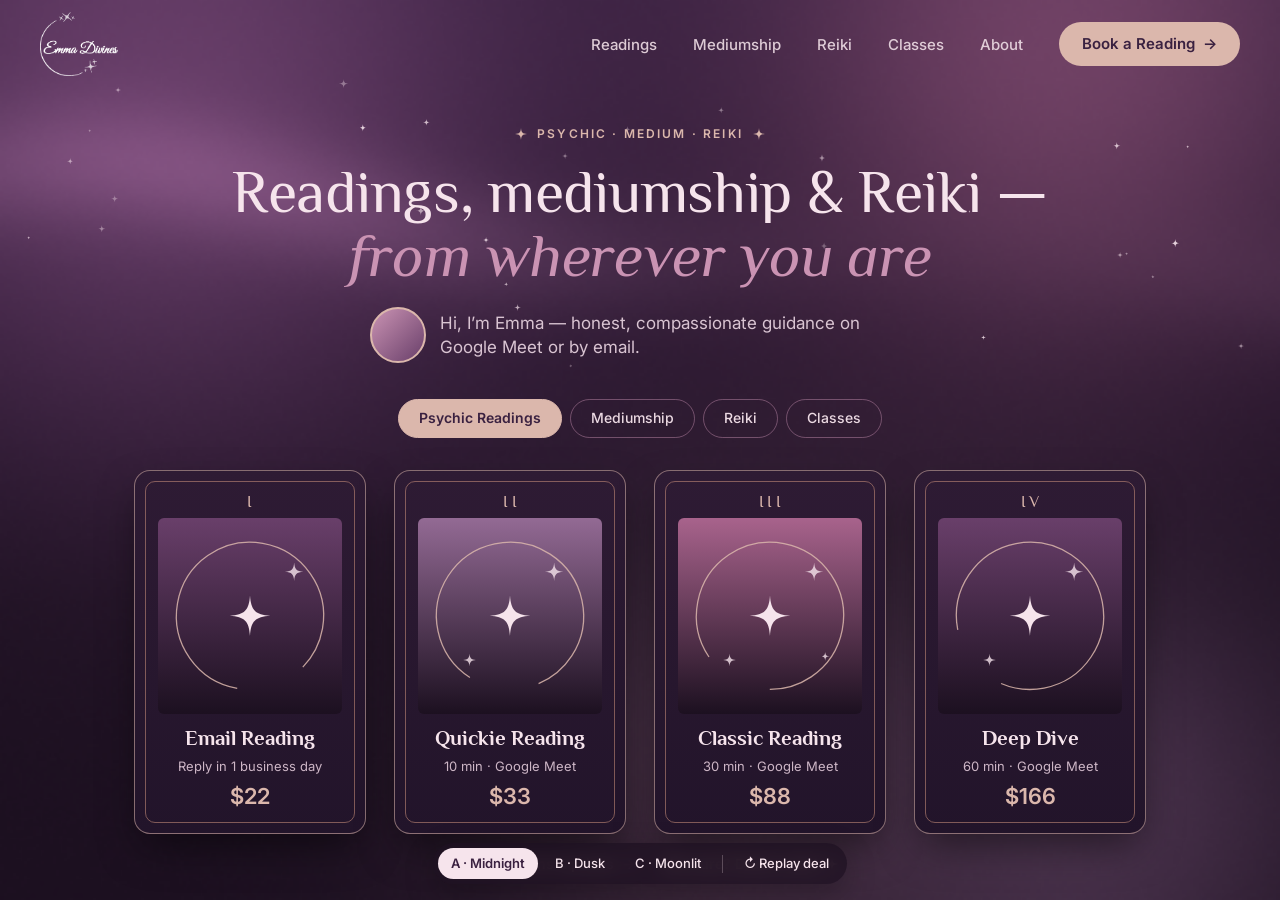
<file: explore.html>
<!doctype html>
<html lang="en">
<head>
<meta charset="utf-8">
<meta name="viewport" content="width=device-width, initial-scale=1">
<title>Emma Divines Prototype</title>
<link rel="preconnect" href="https://fonts.googleapis.com">
<link rel="preconnect" href="https://fonts.gstatic.com" crossorigin>
<link href="https://fonts.googleapis.com/css2?family=Inter:wght@400;500;600&family=Philosopher:ital,wght@0,400;0,700;1,400&display=swap" rel="stylesheet">
<style>
/* ---------- Brand palette (from Emma's guide) ---------- */
:root{
  --deep-purple:#693F6A; --mauve:#A8638C; --terracotta:#C08977;
  --muted-purple:#936A94; --soft-rose:#CA93B3; --warm-blush:#DBB7AC;
  /* extensions of the palette (darker / lighter steps) */
  --night:#1C1020; --plum:#3A2140; --cream:#FBF4F1; --blush-tint:#F8EFEC;
}
*{box-sizing:border-box}
html,body{margin:0}
body{font-family:Inter,system-ui,sans-serif;-webkit-font-smoothing:antialiased;overflow-x:hidden;background:var(--page-bg);color:var(--ink)}
button{font:inherit;color:inherit;background:none;border:0;padding:0;cursor:pointer}
a{color:inherit}
:focus-visible{outline:2px solid var(--accent);outline-offset:3px;border-radius:6px}

/* ---------- Themes ---------- */
body[data-theme=a]{
  --page-bg:var(--night); --ink:#F6E4EC; --ink-2:#D9C4D2; --accent:var(--soft-rose); --eyebrow:var(--warm-blush);
  --hdr-btn-bg:var(--warm-blush); --hdr-btn-fg:var(--plum); --nav:#EBD9E2;
  --tab-on-bg:var(--warm-blush); --tab-on-fg:var(--plum); --tab-off-bd:rgba(202,147,179,.45); --tab-off-fg:#EBD9E2;
  --card-face:linear-gradient(#2E1B34,#22142A); --card-bd:rgba(219,183,172,.55); --card-inner:rgba(192,137,119,.6);
  --card-num:var(--warm-blush); --card-name:#F6E4EC; --card-meta:#CDB6C6; --card-price:var(--warm-blush);
  --art-line:var(--warm-blush); --art-spark:#F6E4EC; --shadow:rgba(0,0,0,.5); --link:var(--warm-blush); --star:#F6E4EC; --ring:var(--warm-blush);
  --book-bg:var(--warm-blush); --book-fg:var(--plum);
}
body[data-theme=b]{
  --page-bg:var(--warm-blush); --ink:#FFF6F3; --ink-2:#F6E4EC; --accent:#F3C9D9; --eyebrow:#F1D9D0;
  --hdr-btn-bg:#F6E4EC; --hdr-btn-fg:var(--plum); --nav:#F6E4EC;
  --tab-on-bg:var(--plum); --tab-on-fg:#F6E4EC; --tab-off-bd:rgba(58,33,64,.35); --tab-off-fg:var(--plum);
  --card-face:var(--cream); --card-bd:#fff; --card-inner:rgba(192,137,119,.7);
  --card-num:var(--mauve); --card-name:var(--plum); --card-meta:#7A6478; --card-price:var(--deep-purple);
  --art-line:#F6E4EC; --art-spark:#fff; --shadow:rgba(58,33,64,.42); --link:var(--plum); --star:#fff; --ring:#fff;
  --book-bg:var(--deep-purple); --book-fg:#FFF6F3;
}
body[data-theme=c]{
  --page-bg:var(--blush-tint); --ink:var(--plum); --ink-2:#5A4A5C; --accent:var(--mauve); --eyebrow:var(--mauve);
  --hdr-btn-bg:var(--deep-purple); --hdr-btn-fg:#FFF6F3; --nav:var(--plum);
  --tab-on-bg:var(--deep-purple); --tab-on-fg:#FFF6F3; --tab-off-bd:rgba(105,63,106,.3); --tab-off-fg:var(--deep-purple);
  --card-face:linear-gradient(#4A2A50,#2A1830); --card-bd:rgba(192,137,119,.7); --card-inner:rgba(219,183,172,.45);
  --card-num:var(--warm-blush); --card-name:#FFF6F3; --card-meta:#D9C4D2; --card-price:var(--warm-blush);
  --art-line:#FBE9E3; --art-spark:#FFF6F3; --shadow:rgba(105,63,106,.32); --link:var(--deep-purple); --star:var(--mauve); --ring:#fff;
  --book-bg:var(--warm-blush); --book-fg:var(--plum);
}

/* ---------- Card sizes ---------- */
body{--cw:232px;--ch:364px;--gap:28px}
body[data-theme=b]{--cw:200px;--ch:340px}
body[data-theme=c]{--cw:252px;--ch:400px;--gap:64px}

/* ---------- Hero shell ---------- */
.hero{position:relative;min-height:100svh;isolation:isolate}
.hero-bg{position:absolute;inset:0;z-index:-1;overflow:hidden}
body[data-theme=a] .hero-bg{background:radial-gradient(60% 70% at 8% 0%,#693F6A,transparent 70%),radial-gradient(50% 60% at 92% 0%,rgba(168,99,140,.55),transparent 70%),var(--night)}
body[data-theme=b] .hero-bg{background:linear-gradient(#2A1830,#693F6A 38%,#A8638C 75%,#DBB7AC)}
body[data-theme=c] .hero-bg{background:radial-gradient(50% 50% at 88% 0%,rgba(202,147,179,.35),transparent 70%),radial-gradient(40% 40% at 6% 0%,rgba(219,183,172,.5),transparent 70%),var(--blush-tint)}
#aurora{position:absolute;inset:0;width:100%;height:100%;display:block}
.stars{position:absolute;inset:0}
.star{position:absolute;color:var(--star);opacity:var(--o);animation:twinkle var(--t) ease-in-out var(--d) infinite alternate}
@keyframes twinkle{from{opacity:calc(var(--o) * .2);scale:.55}to{opacity:var(--o);scale:1}}

.wrap{max-width:1240px;margin-inline:auto;padding-inline:20px}
.site-header{height:88px;display:flex;align-items:center;justify-content:space-between;position:relative;z-index:5}
.logo img{height:68px;display:block}
body:not([data-theme=c]) .logo-c, body[data-theme=c] .logo-w{display:none}
.nav{display:flex;align-items:center;gap:36px}
.nav a:not(.btn){text-decoration:none;font-weight:500;font-size:15px;color:var(--nav);opacity:.92}
.nav a:not(.btn):hover{opacity:1;text-decoration:underline;text-underline-offset:6px;text-decoration-color:var(--accent)}
.mobile-actions{display:none;align-items:center;gap:10px}
.menu{display:flex;flex-direction:column;gap:5px;padding:13px 9px}
.menu i{display:block;width:20px;height:1.6px;border-radius:1px;background:var(--nav)}

.btn{display:inline-flex;align-items:center;gap:8px;border-radius:999px;padding:12px 22px;font:600 15px/1.2 Inter,sans-serif;text-decoration:none;border:1px solid transparent;white-space:nowrap;transition:transform .2s,box-shadow .25s,background-color .2s}
.btn .arr{transition:translate .2s}
.btn:hover .arr{translate:3px 0}
.btn:hover{transform:translateY(-1px)}
.btn-header{background:var(--hdr-btn-bg);color:var(--hdr-btn-fg)}
.btn-primary{background:var(--plum);color:#FFF6F3;padding:14px 24px}
.btn-ghost{border-color:currentColor;color:var(--plum);padding:14px 24px}
body[data-theme=c] .btn-ghost{color:var(--deep-purple);border-color:rgba(105,63,106,.45);padding:12px 22px}
.sparkle-i{width:12px;height:12px;display:inline-block;vertical-align:-1px}

/* ---------- Hero copy ---------- */
.eyebrow{display:flex;align-items:center;gap:10px;margin:0;font:600 12px/1 Inter,sans-serif;letter-spacing:.18em;color:var(--eyebrow)}
.eyebrow svg{width:12px;height:12px;color:var(--eyebrow)}
h1{font:400 60px/1.06 Philosopher,serif;margin:0;color:var(--ink);letter-spacing:-.005em;text-wrap:balance}
h1 em{font-style:italic;color:var(--accent)}
.byline{display:flex;align-items:center;gap:14px}
.byline p{margin:0;font-size:17px;line-height:1.45;color:var(--ink-2);max-width:470px}
.avatar{flex:none;width:56px;height:56px;border-radius:50%;background:linear-gradient(135deg,#CA93B3,#693F6A);border:2px solid var(--ring)}
.ctas{display:flex;gap:12px;flex-wrap:wrap}

/* ---------- Offerings ---------- */
.offerings{display:flex;flex-direction:column;align-items:center;position:relative}
.tabs-row{display:flex;align-items:center;justify-content:center;width:100%}
.tabs{display:flex;gap:8px}
.tab{padding:10px 20px;border-radius:999px;font:500 14px/1.2 Inter,sans-serif;border:1px solid var(--tab-off-bd);color:var(--tab-off-fg);white-space:nowrap;transition:background-color .25s,color .25s,border-color .25s}
.tab[aria-selected=true]{background:var(--tab-on-bg);color:var(--tab-on-fg);border-color:var(--tab-on-bg);font-weight:600}
.tab .short{display:none}
.link{font:600 14px/1.2 Inter,sans-serif;color:var(--link);display:inline-flex;gap:8px;align-items:center}
.link:hover .arr{translate:3px 0}.link .arr{transition:translate .2s}
.after-cards{display:flex;gap:28px;align-items:center;justify-content:center}
.see-all-top,.deck-hint,.mobile-only{display:none}

/* ---------- Cards ---------- */
.cards{position:relative;display:flex;gap:var(--gap);justify-content:center}
.card{position:relative;flex:0 0 auto;width:var(--cw);height:var(--ch);perspective:1100px;cursor:pointer;
  transform:var(--final,none);transition:translate .35s cubic-bezier(.2,.8,.2,1),transform .55s cubic-bezier(.2,.8,.2,1),opacity .35s;
  animation:deal .8s cubic-bezier(.2,1.15,.35,1) calc(var(--i) * 85ms + 150ms) backwards}
.card.dealt{animation:none}
@keyframes deal{
  from{transform:translate(var(--dx),var(--dy)) rotate(var(--dr)) scale(.9);opacity:0}
  35%{opacity:1}
  to{transform:var(--final,none);opacity:1}}
.tilt,.flip{position:absolute;inset:0;transform-style:preserve-3d}
.tilt{transform:rotateX(var(--rx,0deg)) rotateY(var(--ry,0deg));transition:transform .25s ease-out,translate .35s cubic-bezier(.2,.8,.2,1),rotate .35s cubic-bezier(.2,.8,.2,1),opacity .3s,scale .3s}
.flip{transition:transform .75s cubic-bezier(.3,1.25,.4,1)}
.card.flipped .flip{transform:rotateY(180deg)}
.face{position:absolute;inset:0;backface-visibility:hidden;-webkit-backface-visibility:hidden;border-radius:16px;padding:10px;background:var(--card-face);border:1px solid var(--card-bd);box-shadow:0 18px 40px -8px var(--shadow);overflow:hidden;transition:box-shadow .3s}
.back{transform:rotateY(180deg)}
.inner{height:100%;border:1px solid var(--card-inner);border-radius:10px;padding:12px 12px 14px;display:flex;flex-direction:column;align-items:center;gap:8px;text-align:center}
.num{font:400 16px/1 Philosopher,serif;letter-spacing:.2em;color:var(--card-num);padding-left:.2em}
.art{flex:1;width:100%;border-radius:6px;position:relative;overflow:hidden;min-height:0}
.art svg{position:absolute;inset:0;width:100%;height:100%}
.name{font:700 21px/1.15 Philosopher,serif;color:var(--card-name);margin:4px 0 0}
.meta{font-size:13px;color:var(--card-meta);margin:0}
.price{font:600 22px/1.1 Inter,sans-serif;color:var(--card-price);margin:2px 0 0}
/* glare that follows the cursor */
.front::before{content:"";position:absolute;inset:0;border-radius:inherit;pointer-events:none;opacity:0;transition:opacity .3s;
  background:radial-gradient(circle at var(--gx,50%) var(--gy,30%),rgba(255,255,255,.22),transparent 55%);z-index:2}
/* one-time shimmer after the deal */
.front::after{content:"";position:absolute;inset:-20%;pointer-events:none;z-index:3;
  background:linear-gradient(105deg,transparent 40%,rgba(255,255,255,.38) 50%,transparent 60%);
  transform:translateX(-120%);animation:shimmer 1.1s ease-out calc(var(--i) * 85ms + 900ms) 1 both}
@keyframes shimmer{to{transform:translateX(120%)}}
.back .inner{justify-content:center;gap:10px;padding:16px}
.back .desc{font-size:14px;line-height:1.5;color:var(--card-meta);margin:0}
.back .name{margin:0}
.btn-book{background:var(--book-bg);color:var(--book-fg);padding:11px 18px;font-size:14px;margin-top:6px}
.turn{font-size:12px;color:var(--card-meta);opacity:.8}
.chosen-tag{display:none;font:600 11px/1 Inter,sans-serif;letter-spacing:.14em;text-transform:uppercase;color:var(--card-price)}
.card.chosen .chosen-tag{display:block}
.card.chosen .face{box-shadow:0 0 0 1px var(--accent),0 0 48px 8px color-mix(in srgb,var(--accent) 55%,transparent),0 18px 40px -8px var(--shadow)}
.draft{font-size:10px;letter-spacing:.08em;text-transform:uppercase;opacity:.55}

@media (hover:hover) and (pointer:fine){
  .card:hover .front::before{opacity:1}
  .mode-row .card:hover .tilt,.mode-scroll .card:hover .tilt{translate:0 -10px}
  .card:hover .face{box-shadow:0 28px 56px -10px var(--shadow)}
}
/* fan (B desktop) */
.mode-fan{width:100%;height:calc(var(--ch) + 90px)}
.mode-fan .card{position:absolute;left:calc(50% - var(--cw) / 2);top:24px}
.mode-fan .card:hover,.mode-fan .card.flipped{translate:0 -28px;z-index:20}
.mode-fan .card:hover .tilt,.mode-fan .card.flipped .tilt{rotate:calc(var(--r) * -1)}
/* desktop overflow (more than 4 sessions) */
.mode-scroll{justify-content:flex-start;overflow-x:auto;max-width:100%;padding:30px 4px 56px;margin:-30px 0 -56px;scroll-snap-type:x mandatory;scrollbar-width:none;
  mask-image:linear-gradient(90deg,#000 85%,transparent)}
.mode-scroll .card{scroll-snap-align:start}
.cards::-webkit-scrollbar,.tabs::-webkit-scrollbar{display:none}

.shuffling .card .tilt{animation:jiggle .65s ease-in-out calc(var(--i) * 45ms)}
@keyframes jiggle{20%{transform:translateY(-12px) rotate(-3deg)}50%{transform:translateY(5px) rotate(3deg)}80%{transform:translateY(-4px) rotate(-1deg)}}
.card.toss{animation:toss .38s cubic-bezier(.5,0,.75,0) forwards}
@keyframes toss{to{transform:translate(-135%,-14px) rotate(-20deg);opacity:0}}

/* ---------- Desktop layouts ---------- */
@media (min-width:1025px){
  /* A — centered */
  body[data-theme=a] .hero-inner{display:flex;flex-direction:column;align-items:center;padding-top:40px}
  body[data-theme=a] .copy{display:flex;flex-direction:column;align-items:center;gap:20px;text-align:center}
  body[data-theme=a] .ctas{display:none}
  body[data-theme=a] .byline{text-align:left}
  body[data-theme=a] .tabs-row{margin-top:36px}
  body[data-theme=a] .cards{margin-top:32px}
  body[data-theme=a] .after-cards{margin-top:22px}
  body[data-theme=a] .logo img{height:64px}
  /* B — copy left, fan right */
  body[data-theme=b] .hero-inner{display:grid;grid-template-columns:470px 1fr;column-gap:20px;align-items:start;padding-top:112px}
  body[data-theme=b] .copy{display:flex;flex-direction:column;gap:24px}
  body[data-theme=b] h1{font-size:54px}
  body[data-theme=b] .byline p{max-width:420px}
  body[data-theme=b] .offerings{margin-top:-20px}
  body[data-theme=b] .tabs-row{order:2;margin-top:20px}
  body[data-theme=b] .cards{order:1}
  body[data-theme=b] .after-cards{order:3;margin-top:18px}
  body[data-theme=b] .tab:not([aria-selected=true]){color:var(--plum)}
  body[data-theme=b] .draw-inline{display:none}
  /* C — headline left, byline right, full-width row */
  body[data-theme=c] .hero-inner{padding-top:40px}
  body[data-theme=c] .copy{display:grid;grid-template-columns:1fr 340px;column-gap:64px;row-gap:16px;
    grid-template-areas:"eb ." "h1 by" "h1 cta";align-items:end}
  body[data-theme=c] .eyebrow{grid-area:eb}
  body[data-theme=c] h1{grid-area:h1;font-size:58px}
  body[data-theme=c] .byline{grid-area:by}
  body[data-theme=c] .byline p{font-size:16px}
  body[data-theme=c] .ctas{grid-area:cta}
  body[data-theme=c] .ctas .btn-primary{display:none}
  body[data-theme=c] .offerings{align-items:stretch}
  body[data-theme=c] .tabs-row{justify-content:space-between;margin-top:40px}
  body[data-theme=c] .see-all-top{display:inline-flex}
  body[data-theme=c] .cards{margin-top:28px}
  body[data-theme=c] .after-cards{display:none}
  }
@media (max-width:1024px){.br-d{display:none}}
body[data-theme=b] .br-d{display:none}

/* ---------- Mobile / tablet (Elementor tablet + mobile) ---------- */
@media (max-width:1024px){
  body{--cw:232px;--ch:372px;--gap:14px}
  body[data-theme=b]{--cw:224px;--ch:360px}
  body[data-theme=c]{--gap:16px}
  .site-header{height:64px;padding-inline:16px}
  .logo img{height:52px}
  .nav{display:none}.mobile-actions{display:flex}
  .btn-header{padding:9px 16px;font-size:14px}
  .hero-inner{padding-top:24px}
  .copy{display:flex;flex-direction:column;gap:14px}
  h1{font-size:34px}
  .byline{gap:12px}.avatar{width:44px;height:44px}
  .byline p{font-size:15px}
  .ctas{display:none}
  .eyebrow{font-size:11px;letter-spacing:.16em}
  body[data-theme=a] .copy{align-items:center;text-align:center}
  body[data-theme=a] .byline{text-align:left}
  .tabs-row{margin-top:24px;justify-content:flex-start;margin-inline:-20px;width:auto;align-self:stretch}
  .tabs{overflow-x:auto;padding-inline:20px;scrollbar-width:none}
  .tab{padding:9px 16px}
  .tab .long{display:none}.tab .short{display:inline}
  body[data-theme=b] .tab:not([aria-selected=true]){--tab-off-bd:rgba(246,228,236,.5);color:#F6E4EC}
  .offerings{align-items:stretch}
  .cards{margin-top:22px}
  .after-cards{flex-direction:column;gap:14px;margin:20px 0 96px}
  .mobile-only{display:inline-flex}
  /* A — centered carousel with peeking neighbours */
  .mode-carousel,.mode-rail{justify-content:flex-start;overflow-x:auto;scroll-snap-type:x mandatory;scrollbar-width:none;
    margin-inline:-20px;padding:6px 20px 48px;margin-bottom:-36px}
  .mode-carousel{padding-inline:calc(50% - var(--cw) / 2)}
  .mode-carousel .card{scroll-snap-align:center}
  .mode-carousel .tilt{opacity:var(--o,1);scale:var(--s,1)}
  .mode-rail .card{scroll-snap-align:start;scroll-margin-left:20px}
  /* B — dealt deck */
  .mode-deck{height:calc(var(--ch) + 44px);touch-action:pan-y;margin-top:30px}
  .mode-deck .card{position:absolute;left:calc(50% - var(--cw) / 2);top:0}
  .mode-deck .card:not(.is-front){pointer-events:none}
  .mode-deck .card.is-hidden{opacity:0}
  [data-mode=deck] .deck-hint{display:flex;align-self:center;gap:8px;font:500 13px/1 Inter,sans-serif;color:var(--plum);margin-top:4px}
}

/* ---------- Prices dialog ---------- */
dialog{border:0;border-radius:20px;padding:0;width:min(720px,calc(100% - 32px));max-height:85vh;background:var(--cream);color:var(--plum);box-shadow:0 30px 80px -20px rgba(28,16,32,.6)}
dialog::backdrop{background:rgba(28,16,32,.55);backdrop-filter:blur(4px)}
dialog[open]{animation:pop .35s cubic-bezier(.2,1.1,.3,1)}
@keyframes pop{from{opacity:0;transform:translateY(16px) scale(.98)}}
.dlg-head{position:sticky;top:0;background:var(--cream);display:flex;justify-content:space-between;align-items:center;padding:22px 28px 14px;border-bottom:1px solid rgba(105,63,106,.12)}
.dlg-head h2{font:700 28px/1.1 Philosopher,serif;margin:0;color:var(--deep-purple)}
.dlg-close{width:40px;height:40px;border-radius:50%;font-size:20px;color:var(--deep-purple)}
.dlg-close:hover{background:rgba(105,63,106,.08)}
.dlg-body{padding:8px 28px 24px}
.grp h3{font:600 12px/1 Inter,sans-serif;letter-spacing:.16em;color:var(--mauve);margin:22px 0 6px}
.row{display:grid;grid-template-columns:1fr auto auto;gap:16px;align-items:center;padding:12px 0;border-bottom:1px solid rgba(105,63,106,.1)}
.row b{font:700 18px/1.2 Philosopher,serif;color:var(--plum)} .row small{display:block;font-size:13px;color:#7A6478;margin-top:2px}
.row .p{font-weight:600;font-size:16px}
.row a{font:600 13px/1 Inter,sans-serif;padding:9px 14px;border-radius:999px;background:var(--deep-purple);color:#fff;text-decoration:none}
.policy{font-size:13px;color:#7A6478;margin:18px 0 0}
@media (max-width:767px){dialog{width:100%;max-width:none;margin:auto 0 0;border-radius:20px 20px 0 0;max-height:88vh}}

/* ---------- Prototype chrome ---------- */
.proto{position:fixed;left:50%;bottom:calc(16px + env(safe-area-inset-bottom, 0px));translate:-50% 0;z-index:50;display:flex;gap:4px;align-items:center;padding:5px;border-radius:999px;
  background:rgba(28,16,32,.72);backdrop-filter:blur(10px);-webkit-backdrop-filter:blur(10px);box-shadow:0 10px 30px rgba(0,0,0,.25);font:500 13px/1 Inter,sans-serif;color:#F6E4EC}
.proto button{padding:9px 13px;border-radius:999px;white-space:nowrap}
.proto button[aria-pressed=true]{background:#F6E4EC;color:var(--plum);font-weight:600}
.proto .sep{width:1px;height:18px;background:rgba(246,228,236,.25);margin:0 4px}
body.bare .proto{display:none}
@media (max-width:480px){.proto .lbl{display:none}}

@media (prefers-reduced-motion:reduce){
  .card{animation:fade .4s ease both}
  @keyframes fade{from{opacity:0}}
  .front::after,.star{animation:none}
  .flip{transition-duration:.35s}
}
</style>
</head>
<body data-theme="a">
<svg width="0" height="0" style="position:absolute" aria-hidden="true"><defs>
  <symbol id="sp" viewBox="0 0 100 100"><path fill="currentColor" d="M50 0C52.6 37 63 47.4 100 50 63 52.6 52.6 63 50 100 47.4 63 37 52.6 0 50 37 47.4 47.4 37 50 0Z"/></symbol>
</defs></svg>

<section class="hero" id="top">
  <div class="hero-bg" aria-hidden="true"><canvas id="aurora"></canvas><div class="stars" id="stars"></div></div>

  <header class="site-header wrap">
    <a class="logo" href="#top" aria-label="Emma Divines home">
      <img class="logo-w" src="[data-uri]" alt="Emma Divines"><img class="logo-c" src="[data-uri]" alt="Emma Divines">
    </a>
    <nav class="nav" aria-label="Main">
      <a href="#">Readings</a><a href="#">Mediumship</a><a href="#">Reiki</a><a href="#">Classes</a><a href="#">About</a>
      <a class="btn btn-header" href="https://calendly.com/emmadivinesbook" target="_blank" rel="noopener">Book a Reading <span class="arr">→</span></a>
    </nav>
    <div class="mobile-actions">
      <a class="btn btn-header" href="https://calendly.com/emmadivinesbook" target="_blank" rel="noopener">Book <span class="arr">→</span></a>
      <button class="menu" aria-label="Open menu"><i></i><i></i><i></i></button>
    </div>
  </header>

  <div class="hero-inner wrap">
    <div class="copy">
      <p class="eyebrow"><svg><use href="#sp"/></svg>PSYCHIC · MEDIUM · REIKI<svg class="eb-end"><use href="#sp"/></svg></p>
      <h1>Readings, mediumship &amp; Reiki —<br class="br-d"> <em>from wherever you are</em></h1>
      <div class="byline"><span class="avatar" role="img" aria-label="Photo of Emma (placeholder)"></span>
        <p>Hi, I’m Emma — honest, compassionate guidance on Google Meet or by email.</p></div>
      <div class="ctas">
        <a class="btn btn-primary" href="https://calendly.com/emmadivinesbook" target="_blank" rel="noopener">Book a Reading <span class="arr">→</span></a>
        <button class="btn btn-ghost js-draw">Not sure? Draw a card <svg class="sparkle-i"><use href="#sp"/></svg></button>
      </div>
    </div>

    <div class="offerings" id="offerings">
      <div class="tabs-row">
        <div class="tabs" role="tablist" id="tabs"></div>
        <button class="link see-all-top js-all">See all sessions &amp; prices <span class="arr">→</span></button>
      </div>
      <div class="cards" id="cards" aria-live="polite"></div>
      <button class="deck-hint js-next">Swipe to deal the next card <span class="arr">→</span></button>
      <div class="after-cards">
        <button class="link js-all">See all sessions &amp; prices <span class="arr">→</span></button>
        <button class="link draw-inline js-draw">Not sure? Draw a card <svg class="sparkle-i"><use href="#sp"/></svg></button>
      </div>
    </div>
  </div>
</section>

<dialog id="prices" aria-labelledby="prices-title">
  <div class="dlg-head"><h2 id="prices-title">All sessions &amp; prices</h2><button class="dlg-close" aria-label="Close">✕</button></div>
  <div class="dlg-body" id="prices-body"></div>
</dialog>

<div class="proto" role="toolbar" aria-label="Prototype controls">
  <button data-t="a">A<span class="lbl"> · Midnight</span></button>
  <button data-t="b">B<span class="lbl"> · Dusk</span></button>
  <button data-t="c">C<span class="lbl"> · Moonlit</span></button>
  <span class="sep"></span>
  <button class="js-replay">↻<span class="lbl"> Replay deal</span></button>
</div>

<script>
const BOOK='https://calendly.com/emmadivinesbook';
// Readings copy is from the wireframe; the rest is draft copy (d:1) pending Emma.
const OFFERS={
  'Psychic Readings':[
    {n:'Email Reading',m:'Reply in 1 business day',p:'$22',t:'Quick insight or focused clarity on one question.'},
    {n:'Quickie Reading',m:'10 min · Google Meet',p:'$33',t:'A few simple questions, or a check-in on one situation.'},
    {n:'Classic Reading',m:'30 min · Google Meet',p:'$88',t:'A full reading with time for clarity and depth.'},
    {n:'Deep Dive',m:'60 min · Google Meet',p:'$166',t:'Longer discussions and complicated situations.'}],
  'Mediumship':[
    {n:'Evidential Mediumship',m:'45 min · Google Meet',p:'$133',t:'Connect with a loved one who has passed, through details you can recognise.',d:1}],
  'Reiki':[
    {n:'Reiki Tune-Up',m:'30 min · Google Meet',p:'$99',t:'A short distance session to rebalance and reset.',d:1},
    {n:'Reiki Full Session',m:'60 min · Google Meet',p:'$188',t:'A full distance session to release what you’re carrying.',d:1},
    {n:'Reiki Healing Package',m:'3 × 60 min',p:'$555',t:'Three full sessions for deeper, steadier change.',d:1}],
  'Classes':[
    {n:'Free Student Consult',m:'Google Meet',p:'Free',t:'Not sure where to start? Let’s talk about your path.',d:1},
    {n:'Intuitive Tarot Workshop',m:'60 min',p:'$33',t:'Learn to read the cards with your own intuition.',d:1},
    {n:'Mentorship Session',m:'60 min',p:'$60',t:'One-on-one guidance for your own practice.',d:1},
    {n:'Tarot Boot Camp',m:'4 weeks',p:'$333',t:'Four weeks from curious to confident reader.',d:1},
    {n:'Reiki I',m:'Course',p:'$333',t:'Your Reiki I attunement and foundations.',d:1},
    {n:'Reiki II',m:'Course',p:'$444',t:'Deepen your practice and learn distance healing.',d:1},
    {n:'Reiki I & II',m:'Course',p:'$666',t:'Both levels together.',d:1}]
};
const SHORT={'Psychic Readings':'Readings'};
const ROMAN=['I','II','III','IV','V','VI','VII','VIII','IX','X','XI','XII'];

const THEMES={
  a:{art:{from:['#693F6A','#936A94','#A8638C','#693F6A'],to:['#1C1020']},
     shader:{g:['#1C1020','#1C1020','#23132A','#2C1936'],speed:1,band:.16,bc:'#CA93B3',
       glows:[['#693F6A',.12,.95,.95,.16],['#A8638C',.88,.97,.55,.12],['#CA93B3',.5,.1,.22,.08],['#936A94',.92,.16,.35,.07]]},
     stars:[30,14]},
  b:{art:{from:['#3A2140','#693F6A','#4A2A50','#693F6A'],to:['#A8638C','#CA93B3','#936A94','#C08977']},
     shader:{g:['#DBB7AC','#A8638C','#693F6A','#2A1830'],speed:.8,band:.08,bc:'#F3C9D9',
       glows:[['#CA93B3',.68,.5,.35,.1],['#C08977',.1,.12,.3,.1],['#F3C9D9',.85,.78,.12,.05],['#000000',0,0,0,.1]]},
     stars:[22,12]},
  c:{art:{from:['#A8638C','#936A94','#C08977','#CA93B3'],to:['#2A1830']},
     shader:{g:['#F8EFEC','#F8EFEC','#F8EFEC','#F8EFEC'],speed:.6,band:0,bc:'#000000',
       glows:[['#CA93B3',.85,.99,.35,.1],['#DBB7AC',.08,.99,.5,.09],['#CA93B3',.5,.04,.18,.1],['#000000',0,0,0,.1]]},
     stars:null}
};

const $=(s,el=document)=>el.querySelector(s), $$=(s,el=document)=>[...el.querySelectorAll(s)];
const cardsEl=$('#cards'), offeringsEl=$('#offerings'), body=document.body;
const reduce=matchMedia('(prefers-reduced-motion: reduce)');
const desktopMQ=matchMedia('(min-width:1025px)');
const params=new URLSearchParams(location.search);
const hashT=(location.hash.match(/^#([abc])\b/)||[])[1];
const state={theme:hashT||(['a','b','c'].includes(params.get('theme'))?params.get('theme'):'a'),tab:'Psychic Readings',order:[],mode:null,busy:false};
if(params.has('bare')||/bare/.test(location.hash)) body.classList.add('bare');
const wait=ms=>new Promise(r=>setTimeout(r,ms));

/* ---------- Tabs ---------- */
$('#tabs').innerHTML=Object.keys(OFFERS).map(k=>`<button class="tab" role="tab" aria-selected="${k===state.tab}" data-tab="${k}"><span class="long">${k}</span><span class="short">${SHORT[k]||k}</span></button>`).join('');
$('#tabs').addEventListener('click',e=>{const b=e.target.closest('.tab');if(!b||b.dataset.tab===state.tab)return;
  state.tab=b.dataset.tab;$$('.tab').forEach(t=>t.setAttribute('aria-selected',t===b));render();});

/* ---------- Cards ---------- */
function artSVG(i){
  const th=THEMES[state.theme].art, from=th.from[i%th.from.length], to=th.to[i%th.to.length];
  const spots=[[50,50,22],[74,26,10],[28,74,7],[80,72,5]].slice(0,[2,3,4,3][i%4]);
  return `<div class="art" style="background:linear-gradient(${from},${to})"><svg viewBox="0 0 100 100" preserveAspectRatio="xMidYMid meet" aria-hidden="true">
    <circle cx="50" cy="50" r="40" fill="none" stroke="var(--art-line)" stroke-width=".7" stroke-dasharray="212 40" transform="rotate(${100+i*23} 50 50)" opacity=".85"/>
    ${spots.map(([x,y,s],k)=>`<use href="#sp" x="${x-s/2}" y="${y-s/2}" width="${s}" height="${s}" style="color:var(--art-spark)" opacity="${k?.8:1}"/>`).join('')}
  </svg></div>`;
}
function cardHTML(o,i){
  return `<article class="card" tabindex="0" aria-label="${o.n}, ${o.m}, ${o.p}. Press to see details.">
   <div class="tilt"><div class="flip">
    <div class="face front"><div class="inner"><span class="num">${ROMAN[i]}</span>${artSVG(i)}
      <h3 class="name">${o.n}</h3><p class="meta">${o.m}</p><p class="price">${o.p}</p></div></div>
    <div class="face back"><div class="inner"><span class="chosen-tag">✦ The cards chose this</span>
      <h3 class="name">${o.n}</h3><p class="meta">${o.m}</p><p class="desc">${o.t}</p>${o.d?'<span class="draft">draft copy</span>':''}
      <p class="price">${o.p}</p><a class="btn btn-book" href="${BOOK}" target="_blank" rel="noopener">Book this session <span class="arr">→</span></a>
      <span class="turn">Tap to turn back</span></div></div>
   </div></div></article>`;
}
function layoutMode(n){
  const d=desktopMQ.matches;
  if(state.theme==='b') return d?'fan':'deck';
  if(state.theme==='a') return d?(n<=4?'row':'scroll'):'carousel';
  return d?(n<=4?'row':'scroll'):'rail';
}
function setFinal(c,x,y,r){c.style.setProperty('--final',`translate(${x}px,${y}px) rotate(${r}deg)`);c.style.setProperty('--r',r+'deg');}
function render(){
  const list=OFFERS[state.tab], n=list.length, mode=layoutMode(n);
  state.mode=mode; offeringsEl.dataset.mode=mode;
  cardsEl.className='cards mode-'+mode;
  cardsEl.innerHTML=list.map(cardHTML).join('');
  const cs=getComputedStyle(cardsEl), cw=parseFloat(cs.getPropertyValue('--cw')), gap=parseFloat(cs.getPropertyValue('--gap'));
  const cards=[...cardsEl.children];
  cards.forEach((c,i)=>{
    let fx=0,fy=0,r=0,dx=0,dy=50,dr=0; const t=i-(n-1)/2;
    if(mode==='row'){dx=-t*(cw+gap);dy=46;dr=-t*5;}
    else if(mode==='fan'){const maxT=(n-1)/2||1, many=n>4;
      const step=n>1?(many?24/(n-1):Math.min(7,30/(n-1))):0, sp=n>1?(many?440/(n-1):Math.min(176,600/(n-1))):0;
      r=t*step;fx=t*sp;fy=Math.pow(t/maxT,2)*(many?24:30);dx=-fx;dy=70;dr=-r;}
    else {dx=-Math.min(i,3)*40;}
    setFinal(c,fx,fy,r);
    c.style.setProperty('--i',i);c.style.setProperty('--dx',dx+'px');c.style.setProperty('--dy',dy+'px');c.style.setProperty('--dr',dr+'deg');
    c.addEventListener('animationend',e=>{if(e.target===c&&e.animationName==='deal')c.classList.add('dealt');});
  });
  if(mode==='deck'){state.order=cards.map((_,i)=>i);applyDeck(true);}
  if(mode==='carousel'||mode==='rail'||mode==='scroll'){cardsEl.scrollLeft=0;}
  updateFocus();
}
const DECK_POS=[[0,0,0],[26,8,6],[-54,18,-11],[56,26,13]];
function applyDeck(initial){
  const cards=[...cardsEl.children], n=cards.length;
  state.order.forEach((idx,p)=>{const c=cards[idx];const [x,y,r]=DECK_POS[p]||[0,30,0];
    setFinal(c,x,y,r);c.style.zIndex=n-p;c.classList.toggle('is-front',p===0);c.classList.toggle('is-hidden',p>=4);
    if(initial){c.style.setProperty('--i',Math.min(n,4)-1-Math.min(p,3));c.style.setProperty('--dx',(-x)+'px');c.style.setProperty('--dy','60px');c.style.setProperty('--dr',(-r)+'deg');}});
}
function nextCard(){
  if(state.mode!=='deck'||state.busy||cardsEl.children.length<2)return;
  state.busy=true;
  const front=cardsEl.children[state.order[0]];
  front.classList.remove('flipped','chosen');front.classList.add('dealt','toss');
  const done=e=>{if(e.animationName!=='toss')return;front.removeEventListener('animationend',done);
    front.style.transition='none';front.classList.remove('toss');front.style.opacity='0';
    state.order.push(state.order.shift());applyDeck(false);
    requestAnimationFrame(()=>requestAnimationFrame(()=>{front.style.transition='';front.style.opacity='';state.busy=false;}));};
  front.addEventListener('animationend',done);
}
function toggleFlip(card){
  const was=card.classList.contains('flipped');
  $$('.card.flipped',cardsEl).forEach(c=>c.classList.remove('flipped','chosen'));
  if(!was)card.classList.add('flipped');
}
cardsEl.addEventListener('click',e=>{
  if(state.mode==='deck'||e.target.closest('a'))return;
  const card=e.target.closest('.card');if(card)toggleFlip(card);
});
cardsEl.addEventListener('keydown',e=>{
  if((e.key==='Enter'||e.key===' ')&&e.target.classList.contains('card')){e.preventDefault();toggleFlip(e.target);}
  if(state.mode==='deck'&&e.key==='ArrowRight')nextCard();
});
// deck: swipe deals the next card, tap flips the front one
let sx=0,sy=0;
cardsEl.addEventListener('pointerdown',e=>{sx=e.clientX;sy=e.clientY;});
cardsEl.addEventListener('pointerup',e=>{
  if(state.mode!=='deck')return;
  const dx=e.clientX-sx, dy=e.clientY-sy;
  if(Math.abs(dx)>40&&Math.abs(dx)>Math.abs(dy))return nextCard();
  if(e.target.closest('a'))return;
  const card=e.target.closest('.card.is-front');if(card&&Math.abs(dx)<8)toggleFlip(card);
});
$('.js-next').addEventListener('click',nextCard);

// cursor tilt + glare (mouse only)
if(matchMedia('(hover:hover) and (pointer:fine)').matches){
  cardsEl.addEventListener('pointermove',e=>{
    const c=e.target.closest('.card');if(!c||state.mode==='deck'||reduce.matches)return;
    const r=c.getBoundingClientRect(), x=(e.clientX-r.left)/r.width, y=(e.clientY-r.top)/r.height;
    const t=c.firstElementChild;t.style.setProperty('--rx',((.5-y)*10).toFixed(2)+'deg');t.style.setProperty('--ry',((x-.5)*12).toFixed(2)+'deg');
    c.style.setProperty('--gx',(x*100).toFixed(1)+'%');c.style.setProperty('--gy',(y*100).toFixed(1)+'%');
  });
  cardsEl.addEventListener('pointerout',e=>{
    const c=e.target.closest('.card');if(!c||c.contains(e.relatedTarget))return;
    const t=c.firstElementChild;t.style.removeProperty('--rx');t.style.removeProperty('--ry');
  });
}
// carousel: dim + shrink cards away from centre
function updateFocus(){
  if(state.mode!=='carousel')return;
  const mid=cardsEl.scrollLeft+cardsEl.clientWidth/2;
  [...cardsEl.children].forEach(c=>{const d=Math.min(1,Math.abs(c.offsetLeft+c.offsetWidth/2-mid)/(c.offsetWidth+14));
    c.style.setProperty('--o',(1-d*.5).toFixed(3));c.style.setProperty('--s',(1-d*.06).toFixed(3));});
}
let ft=0;cardsEl.addEventListener('scroll',()=>{if(!ft)ft=requestAnimationFrame(()=>{ft=0;updateFocus();});},{passive:true});

/* ---------- Draw a card ---------- */
async function draw(){
  if(state.busy)return;state.busy=true;
  const r=cardsEl.getBoundingClientRect();
  if(r.top<0||r.bottom>innerHeight)cardsEl.scrollIntoView({block:'center',behavior:reduce.matches?'auto':'smooth'});
  $$('.card.flipped',cardsEl).forEach(c=>c.classList.remove('flipped','chosen'));
  if(!reduce.matches){cardsEl.classList.add('shuffling');await wait(700);cardsEl.classList.remove('shuffling');}
  const cards=[...cardsEl.children], pick=Math.floor(Math.random()*cards.length), card=cards[pick];
  if(state.mode==='deck'){while(state.order[0]!==pick)state.order.push(state.order.shift());applyDeck(false);await wait(450);}
  else if(state.mode!=='row'&&state.mode!=='fan'){card.scrollIntoView({inline:'center',block:'nearest',behavior:reduce.matches?'auto':'smooth'});await wait(420);}
  card.classList.add('chosen','flipped');state.busy=false;
}
$$('.js-draw').forEach(b=>b.addEventListener('click',draw));

/* ---------- All prices dialog ---------- */
const dlg=$('#prices');
$('#prices-body').innerHTML=Object.entries(OFFERS).map(([k,list])=>`<section class="grp"><h3>${k.toUpperCase()}</h3>${list.map(o=>
  `<div class="row"><div><b>${o.n}</b><small>${o.m}</small></div><span class="p">${o.p}</span><a href="${BOOK}" target="_blank" rel="noopener">Book</a></div>`).join('')}</section>`).join('')+
  '<p class="policy">All sessions on Google Meet unless noted · Reschedule free 24h+ ahead · 50% fee if cancelled &lt;48h</p>';
$$('.js-all').forEach(b=>b.addEventListener('click',()=>dlg.showModal()));
$('.dlg-close').addEventListener('click',()=>dlg.close());
dlg.addEventListener('click',e=>{if(e.target===dlg)dlg.close();});

/* ---------- Stars ---------- */
function makeStars(){
  const el=$('#stars'), th=THEMES[state.theme];
  let seed=state.theme==='a'?7:11;const rnd=()=>{seed=(seed*9301+49297)%233280;return seed/233280;};
  if(!th.stars){ // C: a few larger, deliberate sparkles
    const fixed=desktopMQ.matches?[[63,15,28],[66.5,12,10],[61,24,8],[96,47,10],[4,30,8]]:[[85,11,22],[90,10,9],[78,15,7]];
    el.innerHTML=fixed.map(([x,y,s],i)=>`<svg class="star" style="left:${x}%;top:${y}%;width:${s}px;height:${s}px;--o:.75;--t:${3+i*.7}s;--d:${-i}s"><use href="#sp"/></svg>`).join('');return;}
  const n=th.stars[desktopMQ.matches?0:1];let h='';
  for(let i=0;i<n;i++){const s=3+rnd()*7;h+=`<svg class="star" style="left:${(rnd()*100).toFixed(2)}%;top:${(8+rnd()*34).toFixed(2)}%;width:${s.toFixed(1)}px;height:${s.toFixed(1)}px;--o:${(.3+rnd()*.6).toFixed(2)};--t:${(2.5+rnd()*3.5).toFixed(2)}s;--d:${(-rnd()*5).toFixed(2)}s"><use href="#sp"/></svg>`;}
  el.innerHTML=h;
}

/* ---------- Aurora shader (tiny WebGL, no library) ---------- */
const Aurora=(()=>{
  const canvas=$('#aurora'), hero=$('.hero');
  const gl=canvas.getContext('webgl',{antialias:false,depth:false,powerPreference:'low-power'});
  if(!gl){canvas.remove();return{set(){}}}
  const vs='attribute vec2 p;void main(){gl_Position=vec4(p,0.,1.);}';
  const fs=`precision mediump float;
  uniform vec2 R;uniform float T;uniform vec3 G0,G1,G2,G3,BC;uniform vec3 C[4];uniform vec2 P[4];uniform float A[4];uniform float S[4];uniform float BAND;
  float h(vec2 p){return fract(sin(dot(p,vec2(12.9898,78.233)))*43758.5453);}
  void main(){
    vec2 uv=gl_FragCoord.xy/R;float asp=R.x/R.y;float y=uv.y;
    vec3 col=y<.33?mix(G0,G1,y/.33):y<.66?mix(G1,G2,(y-.33)/.33):mix(G2,G3,(y-.66)/.34);
    for(int i=0;i<4;i++){float fi=float(i);
      vec2 p=P[i]+vec2(sin(T*(.07+.02*fi)+fi*1.7),cos(T*(.05+.03*fi)+fi))*.07;
      vec2 d=uv-p;d.x*=asp;col=mix(col,C[i],exp(-dot(d,d)/S[i])*A[i]);}
    float x=uv.x*asp;
    float w=.74+.05*sin(x*2.6+T*.18)+.03*sin(x*6.1-T*.27);
    float band=exp(-pow((y-w)/.07,2.))*(.55+.45*sin(x*3.7+T*.31));
    col+=BC*band*BAND;
    col+=(h(gl_FragCoord.xy+fract(T))-.5)/160.;
    gl_FragColor=vec4(col,1.);}`;
  const sh=(t,src)=>{const s=gl.createShader(t);gl.shaderSource(s,src);gl.compileShader(s);return gl.getShaderParameter(s,gl.COMPILE_STATUS)?s:null;};
  const v=sh(gl.VERTEX_SHADER,vs), f=sh(gl.FRAGMENT_SHADER,fs);
  if(!v||!f){canvas.remove();return{set(){}}}
  const prog=gl.createProgram();gl.attachShader(prog,v);gl.attachShader(prog,f);gl.linkProgram(prog);gl.useProgram(prog);
  const buf=gl.createBuffer();gl.bindBuffer(gl.ARRAY_BUFFER,buf);gl.bufferData(gl.ARRAY_BUFFER,new Float32Array([-1,-1,3,-1,-1,3]),gl.STATIC_DRAW);
  const loc=gl.getAttribLocation(prog,'p');gl.enableVertexAttribArray(loc);gl.vertexAttribPointer(loc,2,gl.FLOAT,false,0,0);
  const U={};['R','T','G0','G1','G2','G3','BC','C','P','A','S','BAND'].forEach(k=>U[k]=gl.getUniformLocation(prog,k));
  const hx=hh=>[1,3,5].map(k=>parseInt(hh.slice(k,k+2),16)/255);
  let speed=1,raf=0,visible=true;const t0=performance.now();
  const SCALE=.35; // the aurora is soft, so render small and let CSS upscale it: cheap on any phone
  function resize(){const r=hero.getBoundingClientRect();canvas.width=Math.max(2,Math.round(r.width*SCALE));canvas.height=Math.max(2,Math.round(r.height*SCALE));gl.viewport(0,0,canvas.width,canvas.height);frame(performance.now(),true);}
  function frame(now,once){
    gl.uniform2f(U.R,canvas.width,canvas.height);gl.uniform1f(U.T,(now-t0)/1000*speed+40.);
    gl.drawArrays(gl.TRIANGLES,0,3);
    if(once===true)return;
    raf=(!reduce.matches&&visible&&!document.hidden)?requestAnimationFrame(frame):0;
  }
  function start(){if(!raf&&!reduce.matches)raf=requestAnimationFrame(frame);}
  function set(theme){
    const s=THEMES[theme].shader;speed=s.speed;
    ['G0','G1','G2','G3'].forEach((k,i)=>gl.uniform3fv(U[k],hx(s.g[i])));
    gl.uniform3fv(U.BC,hx(s.bc));gl.uniform1f(U.BAND,s.band);
    gl.uniform3fv(U.C,new Float32Array(s.glows.flatMap(g=>hx(g[0]))));
    gl.uniform2fv(U.P,new Float32Array(s.glows.flatMap(g=>[g[1],g[2]])));
    gl.uniform1fv(U.A,new Float32Array(s.glows.map(g=>g[3])));
    gl.uniform1fv(U.S,new Float32Array(s.glows.map(g=>g[4])));
    resize();start();
  }
  new ResizeObserver(resize).observe(hero);
  new IntersectionObserver(([e])=>{visible=e.isIntersecting;if(visible)start();}).observe(hero);
  document.addEventListener('visibilitychange',()=>{if(!document.hidden)start();});
  reduce.addEventListener('change',()=>{if(!reduce.matches)start();});
  return{set};
})();

/* ---------- Theme + boot ---------- */
function setTheme(t){
  state.theme=t;body.dataset.theme=t;
  $$('.proto [data-t]').forEach(b=>b.setAttribute('aria-pressed',b.dataset.t===t));
  try{history.replaceState(null,'','#'+t);}catch(e){}
  Aurora.set(t);makeStars();render();
}
$$('.proto [data-t]').forEach(b=>b.addEventListener('click',()=>setTheme(b.dataset.t)));
$('.js-replay').addEventListener('click',render);
addEventListener('keydown',e=>{if(e.target.closest('input,textarea')||dlg.open)return;if(['1','2','3'].includes(e.key))setTheme('abc'[e.key-1]);});
desktopMQ.addEventListener('change',()=>{makeStars();render();});
setTheme(state.theme);
</script>
</body>
</html>
</file>
